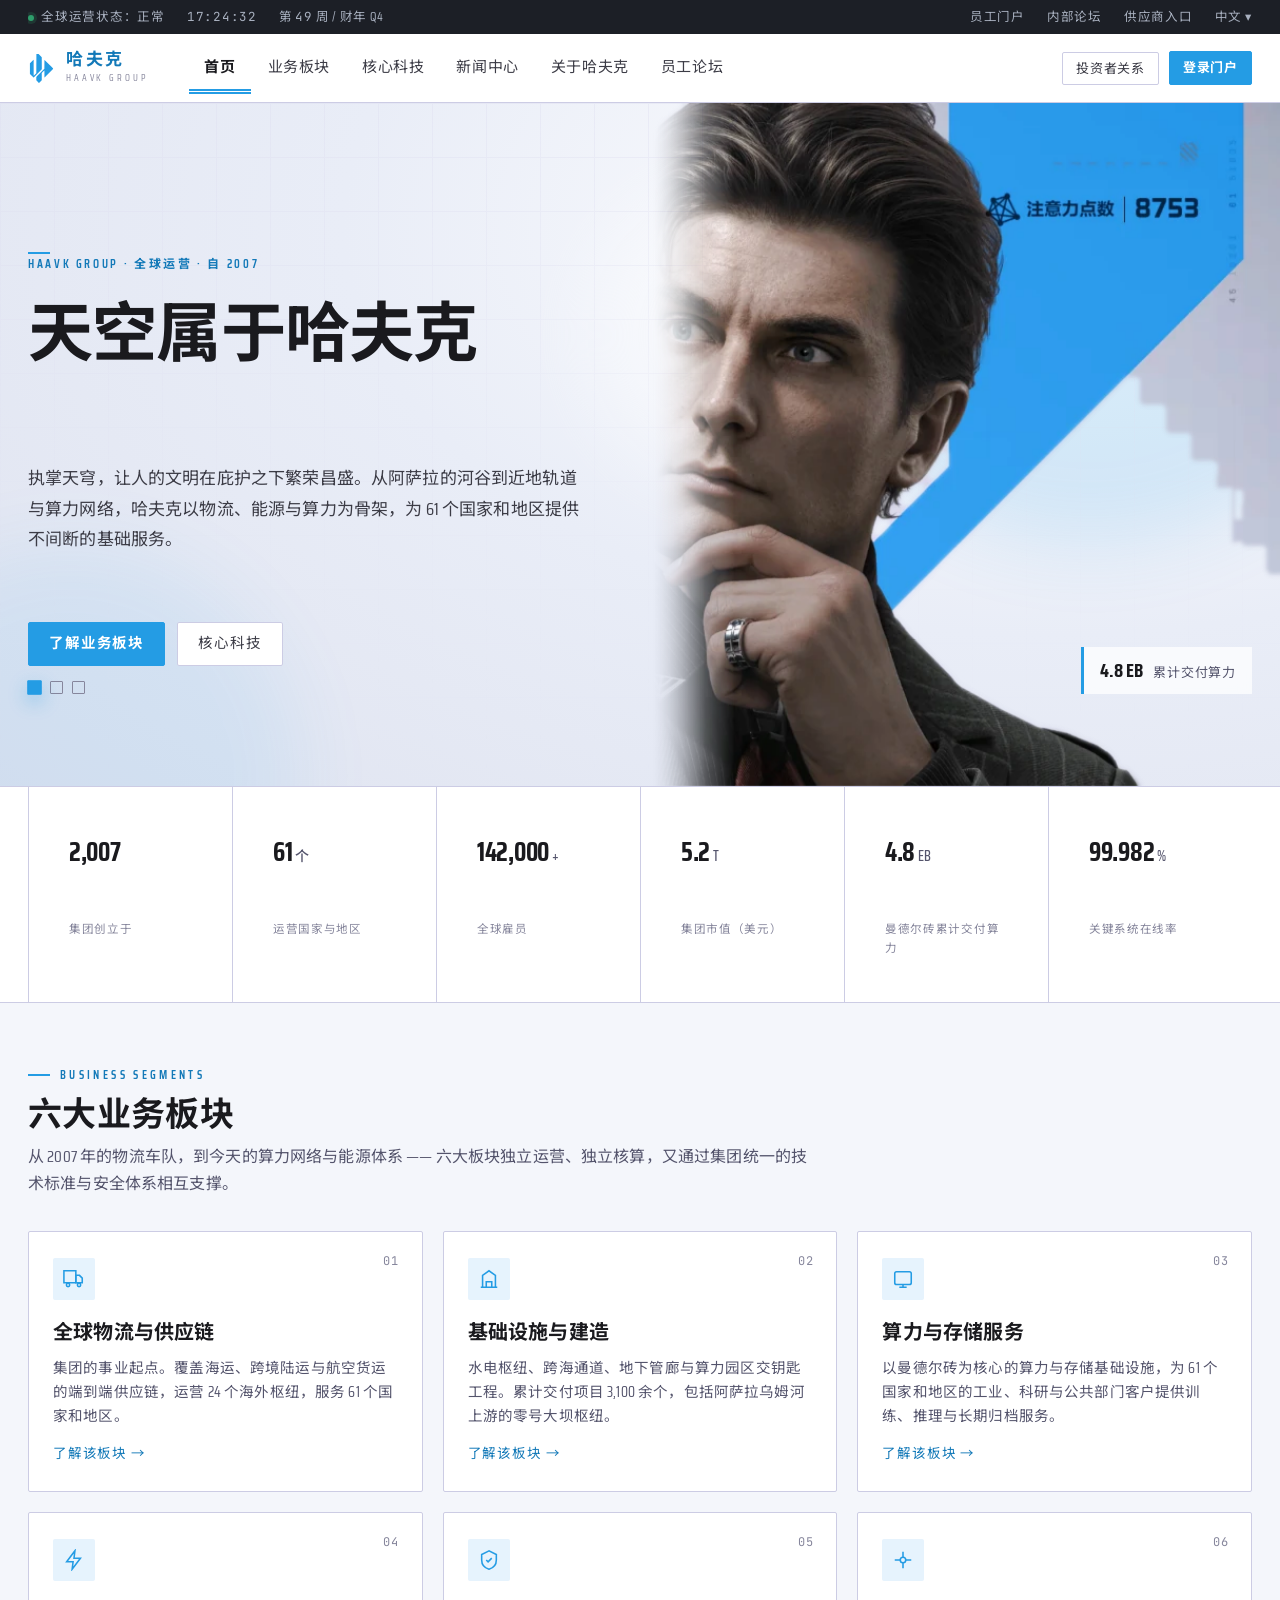
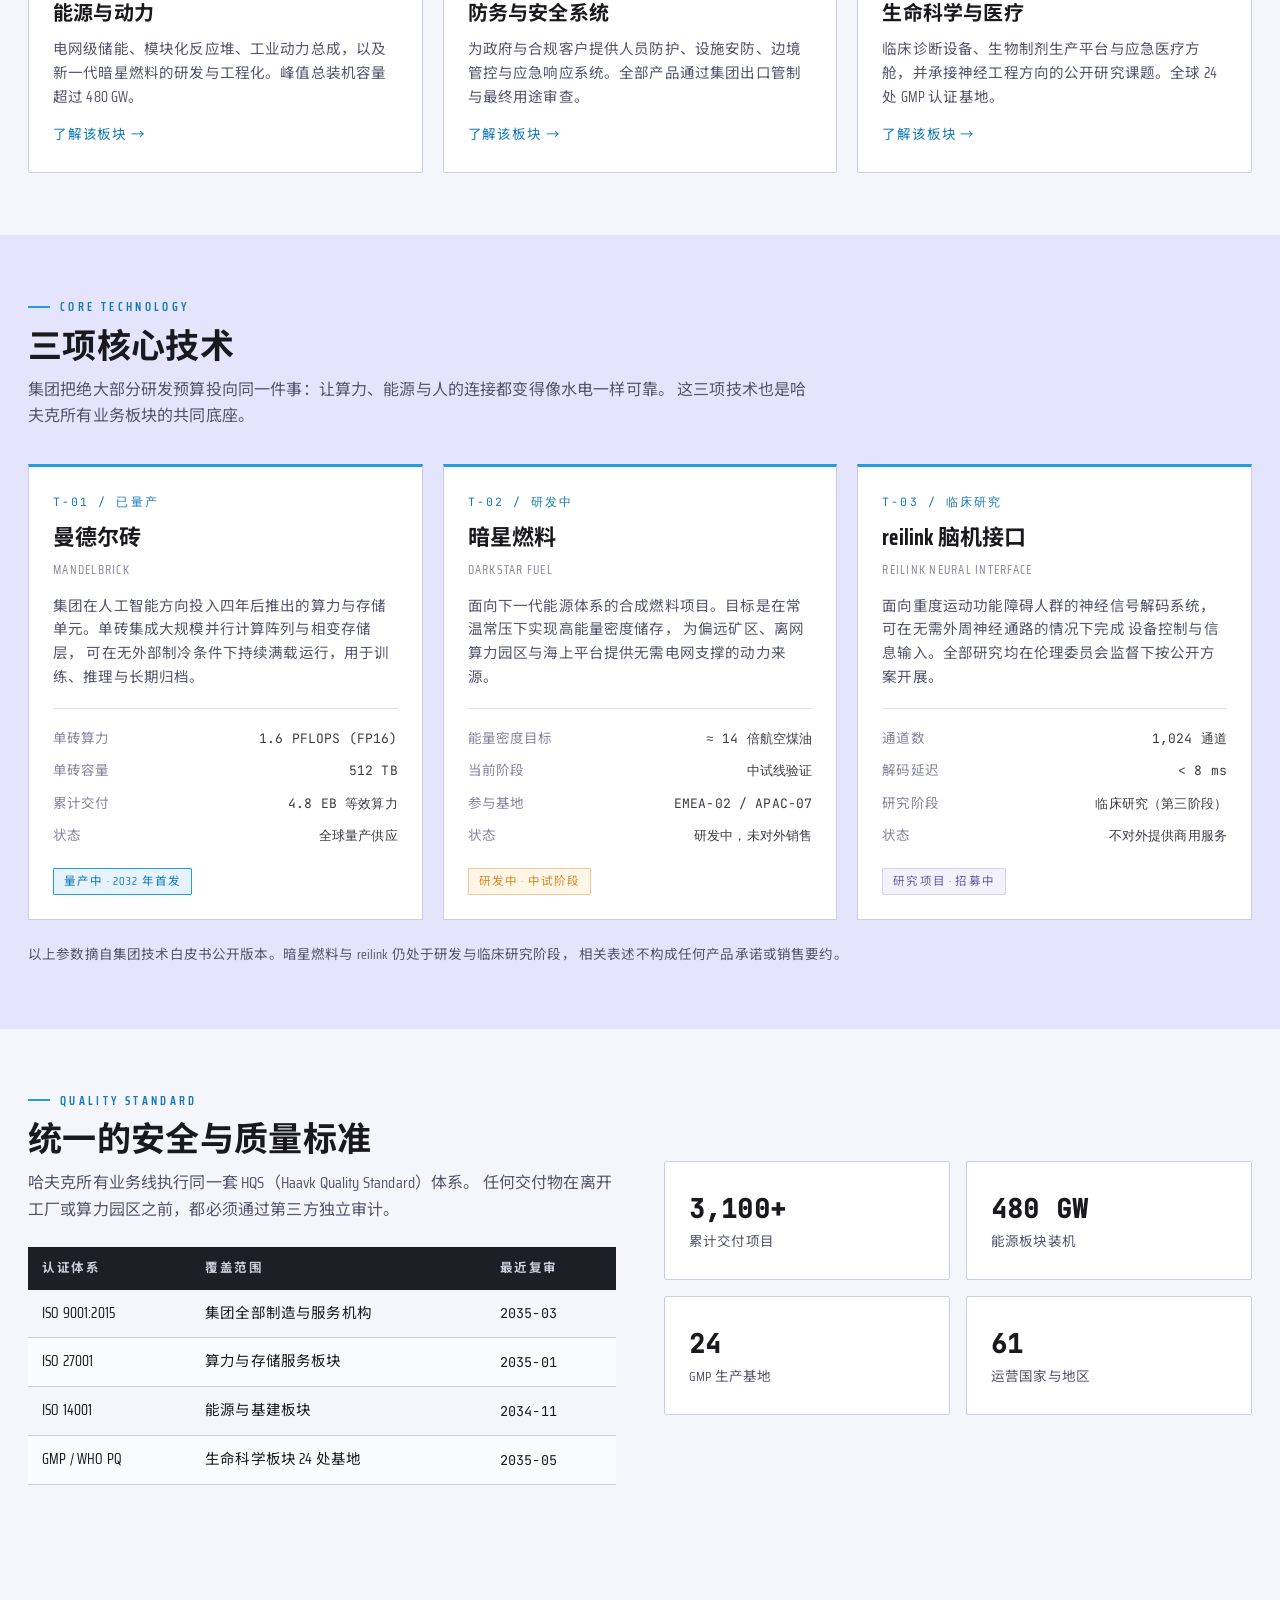
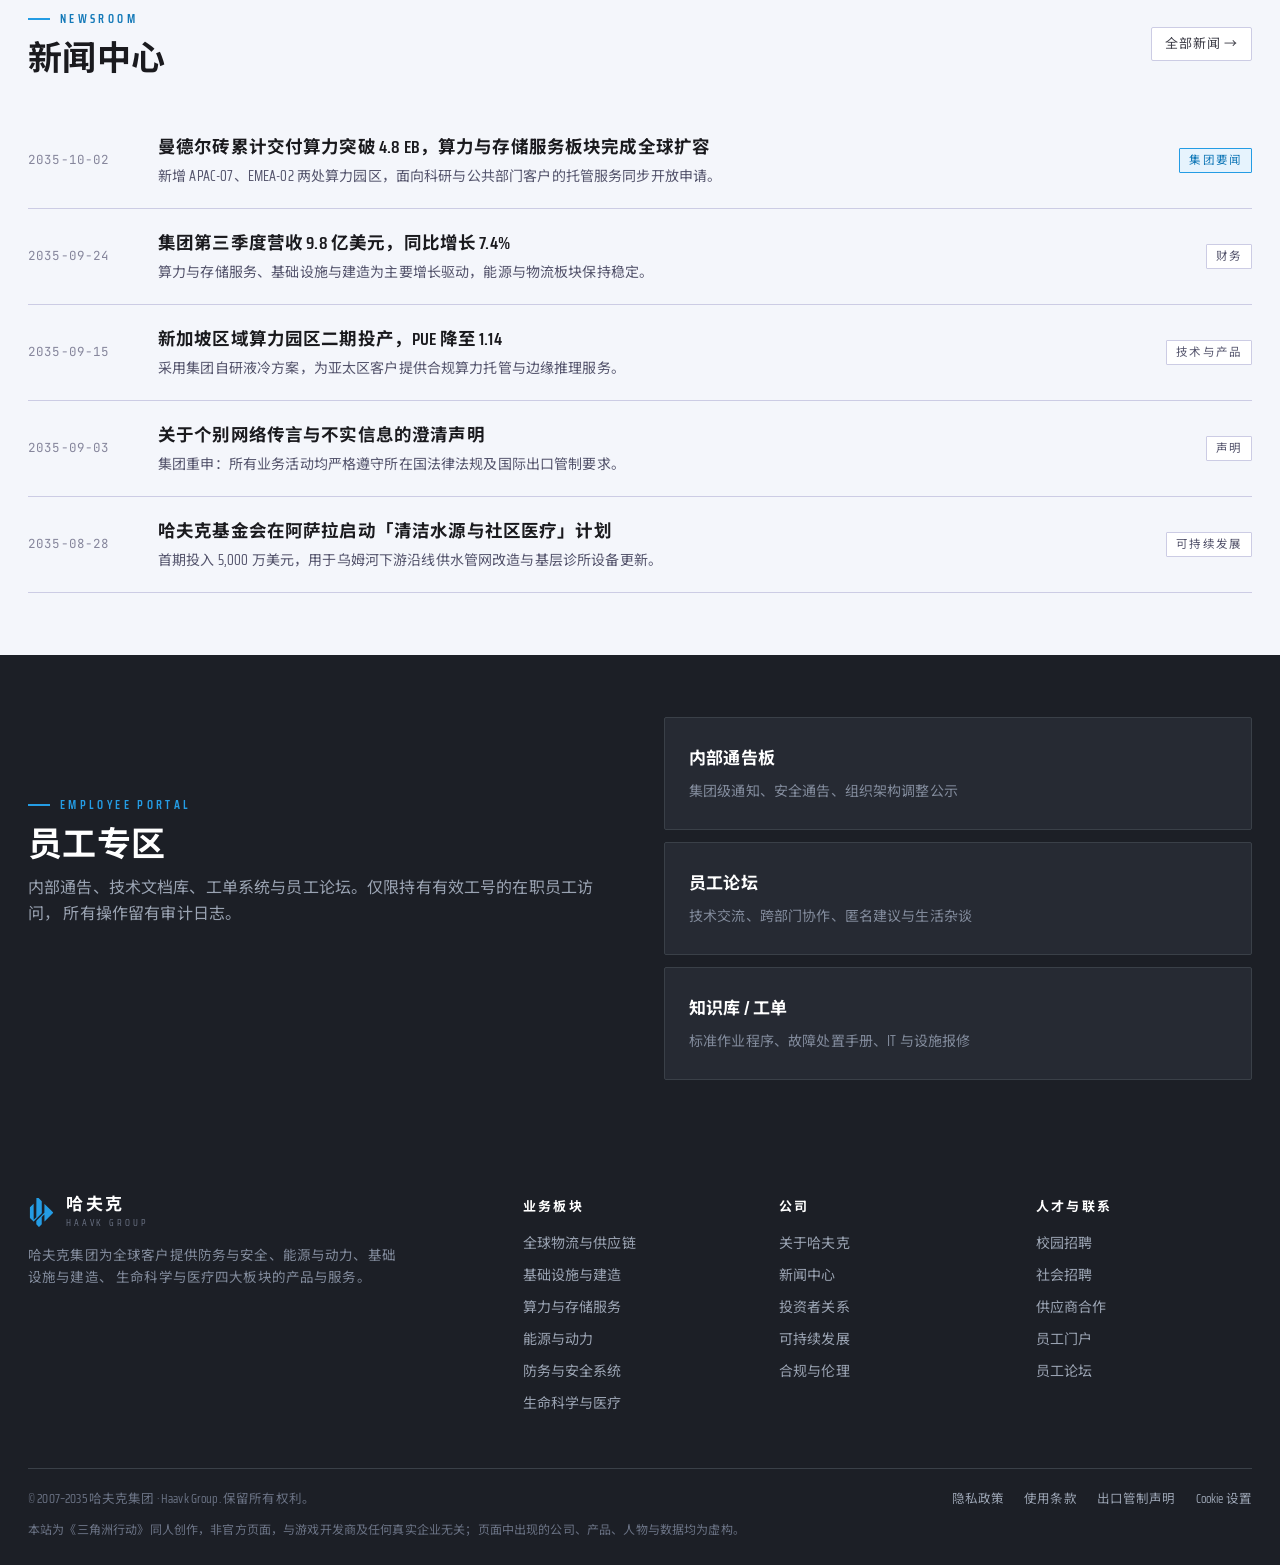
<file: index.html>
<!DOCTYPE html>
<html lang="zh-CN">
<head>
<meta charset="UTF-8">
<meta name="viewport" content="width=device-width, initial-scale=1">
<title>哈夫克集团 · Haavk Group</title>
<meta name="description" content="哈夫克集团 —— 明日资源，今日实现。曼德尔砖算力与存储、暗星燃料、reilink 脑机接口，以及物流、基建、能源、防务与生命科学业务。">
<link rel="stylesheet" href="assets/fonts-saira.css">
<link rel="stylesheet" href="assets/fonts-noto.css">
<link rel="stylesheet" href="assets/fonts-jetbrains.css">
<link rel="stylesheet" href="assets/style.css">
<link rel="stylesheet" href="assets/hero.css">
<link rel="icon" type="image/svg+xml" href="assets/favicon.svg">
</head>
<body>
<!--BRAND-SPRITE-START-->
<svg id="hv-sprite" xmlns="http://www.w3.org/2000/svg" style="display:none" aria-hidden="true">
  <symbol id="hv-emblem" viewBox="0 0 458 564">
    <path fill="currentColor" fill-rule="evenodd" d="M130.0 0.0L128.0 375.0L77.0 424.0L76.0 115.0L74.0 114.0L0.0 187.0L0.0 383.0L74.0 457.0L78.0 457.0L235.0 299.0L234.0 62.0L173.0 0.0Z M288.0 116.0L286.0 118.0L285.0 287.0L148.0 423.0L128.0 447.0L128.0 512.0L178.0 564.0L191.0 554.0L234.0 510.0L234.0 375.0L235.0 370.0L262.0 341.0L286.0 321.0L286.0 454.0L289.0 457.0L458.0 288.0L452.0 278.0L404.0 229.0Z"/>
  </symbol>
  <symbol id="hv-wordmark" viewBox="0 0 445.88 99.5">
    <path fill="currentColor" fill-rule="evenodd" d="M107.50 19.62 107.50 18.38 107.25 17.19 106.75 16.06 106.00 15.00 105.00 14.00 102.44 13.19 98.31 12.56 92.62 12.12 85.38 11.88 79.81 11.81 75.94 11.94 73.75 12.25 73.25 12.75 72.81 14.75 72.44 18.25 72.12 23.25 71.88 29.75 71.19 35.19 70.06 39.56 68.50 42.88 66.50 45.12 65.06 47.00 64.19 48.50 63.88 49.62 64.12 50.38 64.06 51.19 63.69 52.06 63.00 53.00 62.00 54.00 61.25 54.94 60.75 55.81 60.50 56.62 60.50 57.38 60.31 58.19 59.94 59.06 59.38 60.00 58.62 61.00 58.44 62.00 58.81 63.00 59.75 64.00 61.25 65.00 62.62 65.62 63.88 65.88 65.00 65.75 66.00 65.25 67.06 65.00 68.19 65.00 69.38 65.25 70.62 65.75 71.56 67.81 72.19 71.44 72.50 76.62 72.50 83.38 72.69 88.81 73.06 92.94 73.62 95.75 74.38 97.25 76.69 98.38 80.56 99.12 86.00 99.50 93.00 99.50 98.44 99.31 102.31 98.94 104.62 98.38 105.38 97.62 106.25 97.25 107.25 97.25 108.38 97.62 109.62 98.38 112.19 98.94 116.06 99.31 121.25 99.50 127.75 99.50 133.00 99.19 137.00 98.56 139.75 97.62 141.25 96.38 142.75 94.56 144.25 92.19 145.75 89.25 147.25 85.75 148.56 83.00 149.69 81.00 150.62 79.75 151.38 79.25 152.06 78.56 152.69 77.69 153.25 76.62 153.75 75.38 154.31 74.44 154.94 73.81 155.62 73.50 156.38 73.50 157.19 74.19 158.06 75.56 159.00 77.62 160.00 80.38 160.94 82.56 161.81 84.19 162.62 85.25 163.38 85.75 164.38 86.88 165.62 88.62 167.12 91.00 168.88 94.00 172.06 96.31 176.69 97.94 182.75 98.88 190.25 99.12 196.06 99.19 200.19 99.06 202.62 98.75 203.38 98.25 204.00 97.62 204.50 96.88 204.88 96.00 205.12 95.00 204.69 93.50 203.56 91.50 201.75 89.00 199.25 86.00 197.38 83.50 196.12 81.50 195.50 80.00 195.50 79.00 195.00 77.56 194.00 75.69 192.50 73.38 190.50 70.62 188.88 68.12 187.62 65.88 186.75 63.88 186.25 62.12 185.50 60.38 184.50 58.62 183.25 56.88 181.75 55.12 180.50 53.38 179.50 51.62 178.75 49.88 178.25 48.12 177.62 46.69 176.88 45.56 176.00 44.75 175.00 44.25 174.19 43.62 173.56 42.88 173.12 42.00 172.88 41.00 172.50 40.06 172.00 39.19 171.38 38.38 170.62 37.62 170.06 36.69 169.69 35.56 169.50 34.25 169.50 32.75 169.12 31.31 168.38 29.94 167.25 28.62 165.75 27.38 164.38 25.88 163.12 24.12 162.00 22.12 161.00 19.88 160.00 17.94 159.00 16.31 158.00 15.00 157.00 14.00 156.06 13.38 155.19 13.12 154.38 13.25 153.62 13.75 152.81 14.75 151.94 16.25 151.00 18.25 150.00 20.75 149.00 22.81 148.00 24.44 147.00 25.62 146.00 26.38 145.06 27.50 144.19 29.00 143.38 30.88 142.62 33.12 141.56 35.50 140.19 38.00 138.50 40.62 136.50 43.38 134.94 45.69 133.81 47.56 133.12 49.00 132.88 50.00 132.50 50.88 132.00 51.62 131.38 52.25 130.62 52.75 130.00 53.44 129.50 54.31 129.12 55.38 128.88 56.62 128.44 57.75 127.81 58.75 127.00 59.62 126.00 60.38 125.25 61.19 124.75 62.06 124.50 63.00 124.50 64.00 124.19 65.31 123.56 66.94 122.62 68.88 121.38 71.12 120.25 73.06 119.25 74.69 118.38 76.00 117.62 77.00 116.88 77.75 116.12 78.25 115.38 78.50 114.62 78.50 113.88 79.19 113.12 80.56 112.38 82.62 111.62 85.38 110.81 87.50 109.94 89.00 109.00 89.88 108.00 90.12 107.31 86.00 106.94 77.50 106.88 64.62 107.12 47.38 107.31 34.12 107.44 24.88ZM269.00 49.88 270.00 52.12 271.25 54.50 272.75 57.00 274.50 59.62 276.50 62.38 278.00 64.62 279.00 66.38 279.50 67.62 279.50 68.38 280.06 69.62 281.19 71.38 282.88 73.62 285.12 76.38 286.88 78.81 288.12 80.94 288.88 82.75 289.12 84.25 289.62 85.69 290.38 87.06 291.38 88.38 292.62 89.62 293.75 90.94 294.75 92.31 295.62 93.75 296.38 95.25 297.19 96.38 298.06 97.12 299.00 97.50 300.00 97.50 301.19 96.88 302.56 95.62 304.12 93.75 305.88 91.25 307.31 88.94 308.44 86.81 309.25 84.88 309.75 83.12 310.62 81.19 311.88 79.06 313.50 76.75 315.50 74.25 317.00 72.19 318.00 70.56 318.50 69.38 318.50 68.62 318.88 67.44 319.62 65.81 320.75 63.75 322.25 61.25 323.69 59.12 325.06 57.38 326.38 56.00 327.62 55.00 328.56 54.00 329.19 53.00 329.50 52.00 329.50 51.00 329.75 49.75 330.25 48.25 331.00 46.50 332.00 44.50 332.94 42.88 333.81 41.62 334.62 40.75 335.38 40.25 336.31 39.06 337.44 37.19 338.75 34.62 340.25 31.38 341.62 28.81 342.88 26.94 344.00 25.75 345.00 25.25 345.81 29.31 346.44 37.94 346.88 51.12 347.12 68.88 347.50 82.44 348.00 91.81 348.62 97.00 349.38 98.00 351.69 98.75 355.56 99.25 361.00 99.50 368.00 99.50 373.44 99.38 377.31 99.12 379.62 98.75 380.38 98.25 381.06 97.56 381.69 96.69 382.25 95.62 382.75 94.38 383.12 88.69 383.38 78.56 383.50 64.00 383.50 45.00 383.25 30.50 382.75 20.50 382.00 15.00 381.00 14.00 376.25 13.25 367.75 12.75 355.50 12.50 339.50 12.50 327.31 12.69 318.94 13.06 314.38 13.62 313.62 14.38 312.81 15.62 311.94 17.38 311.00 19.62 310.00 22.38 309.06 24.56 308.19 26.19 307.38 27.25 306.62 27.75 306.00 28.50 305.50 29.50 305.12 30.75 304.88 32.25 304.31 33.69 303.44 35.06 302.25 36.38 300.75 37.62 299.50 38.12 298.50 37.88 297.75 36.88 297.25 35.12 296.06 32.62 294.19 29.38 291.62 25.38 288.38 20.62 284.12 16.94 278.88 14.31 272.62 12.75 265.38 12.25 259.69 12.06 255.56 12.19 253.00 12.62 252.00 13.38 251.25 14.12 250.75 14.88 250.50 15.62 250.50 16.38 251.56 18.75 253.69 22.75 256.88 28.38 261.12 35.62 264.56 41.62 267.19 46.38ZM275.50 91.00 275.50 90.00 275.19 88.88 274.56 87.62 273.62 86.25 272.38 84.75 271.44 83.38 270.81 82.12 270.50 81.00 270.50 80.00 270.25 79.06 269.75 78.19 269.00 77.38 268.00 76.62 267.19 75.75 266.56 74.75 266.12 73.62 265.88 72.38 265.12 70.75 263.88 68.75 262.12 66.38 259.88 63.62 258.19 61.31 257.06 59.44 256.50 58.00 256.50 57.00 256.25 56.00 255.75 55.00 255.00 54.00 254.00 53.00 253.12 51.81 252.38 50.44 251.75 48.88 251.25 47.12 250.62 45.56 249.88 44.19 249.00 43.00 248.00 42.00 247.00 40.69 246.00 39.06 245.00 37.12 244.00 34.88 242.75 32.50 241.25 30.00 239.50 27.38 237.50 24.62 236.00 22.19 235.00 20.06 234.50 18.25 234.50 16.75 234.31 15.50 233.94 14.50 233.38 13.75 232.62 13.25 231.75 13.00 230.75 13.00 229.62 13.25 228.38 13.75 227.31 14.31 226.44 14.94 225.75 15.62 225.25 16.38 224.94 17.06 224.81 17.69 224.88 18.25 225.12 18.75 225.12 19.31 224.88 19.94 224.38 20.62 223.62 21.38 223.00 22.19 222.50 23.06 222.12 24.00 221.88 25.00 221.44 25.94 220.81 26.81 220.00 27.62 219.00 28.38 218.25 29.19 217.75 30.06 217.50 31.00 217.50 32.00 217.38 32.81 217.12 33.44 216.75 33.88 216.25 34.12 215.44 35.06 214.31 36.69 212.88 39.00 211.12 42.00 209.81 44.44 208.94 46.31 208.50 47.62 208.50 48.38 208.25 49.19 207.75 50.06 207.00 51.00 206.00 52.00 204.75 53.69 203.25 56.06 201.50 59.12 199.50 62.88 198.88 67.25 199.62 72.25 201.75 77.88 205.25 84.12 208.06 88.94 210.19 92.31 211.62 94.25 212.38 94.75 213.19 95.00 214.06 95.00 215.00 94.75 216.00 94.25 217.50 92.56 219.50 89.69 222.00 85.62 225.00 80.38 227.62 76.94 229.88 75.31 231.75 75.50 233.25 77.50 234.44 79.31 235.31 80.94 235.88 82.38 236.12 83.62 236.56 84.81 237.19 85.94 238.00 87.00 239.00 88.00 239.81 89.06 240.44 90.19 240.88 91.38 241.12 92.62 241.50 93.62 242.00 94.38 242.62 94.88 243.38 95.12 244.12 95.56 244.88 96.19 245.62 97.00 246.38 98.00 248.56 98.75 252.19 99.25 257.25 99.50 263.75 99.50 268.94 99.31 272.81 98.94 275.38 98.38 276.62 97.62 277.56 96.94 278.19 96.31 278.50 95.75 278.50 95.25 278.31 94.75 277.94 94.25 277.38 93.75 276.62 93.25 276.06 92.62 275.69 91.88ZM437.50 99.50 439.50 99.50 441.25 99.12 442.75 98.38 444.00 97.25 445.00 95.75 445.38 94.19 445.12 92.56 444.25 90.88 442.75 89.12 441.62 87.62 440.88 86.38 440.50 85.38 440.50 84.62 439.81 83.06 438.44 80.69 436.38 77.50 433.62 73.50 431.31 69.94 429.44 66.81 428.00 64.12 427.00 61.88 426.25 59.88 425.75 58.12 425.50 56.62 425.50 55.38 425.56 54.19 425.69 53.06 425.88 52.00 426.12 51.00 426.88 49.50 428.12 47.50 429.88 45.00 432.12 42.00 433.88 39.44 435.12 37.31 435.88 35.62 436.12 34.38 437.00 32.44 438.50 29.81 440.62 26.50 443.38 22.50 445.12 19.25 445.88 16.75 445.62 15.00 444.38 14.00 441.81 13.19 437.94 12.56 432.75 12.12 426.25 11.88 421.06 11.94 417.19 12.31 414.62 13.00 413.38 14.00 412.44 14.88 411.81 15.62 411.50 16.25 411.50 16.75 411.31 17.25 410.94 17.75 410.38 18.25 409.62 18.75 408.62 19.81 407.38 21.44 405.88 23.62 404.12 26.38 402.81 28.69 401.94 30.56 401.50 32.00 401.50 33.00 401.19 34.06 400.56 35.19 399.62 36.38 398.38 37.62 397.38 38.88 396.62 40.12 396.12 41.38 395.88 42.62 395.44 43.81 394.81 44.94 394.00 46.00 393.00 47.00 392.06 48.25 391.19 49.75 390.38 51.50 389.62 53.50 389.88 56.50 391.12 60.50 393.38 65.50 396.62 71.50 399.25 76.12 401.25 79.38 402.62 81.25 403.38 81.75 404.06 82.56 404.69 83.69 405.25 85.12 405.75 86.88 406.56 88.75 407.69 90.75 409.12 92.88 410.88 95.12 413.50 96.88 417.00 98.12 421.38 98.88 426.62 99.12 431.06 99.31 434.69 99.44ZM12.12 65.62 11.88 76.38 11.81 84.75 11.94 90.75 12.25 94.38 12.75 95.62 13.25 96.69 13.75 97.56 14.25 98.25 14.75 98.75 16.94 99.12 20.81 99.38 26.38 99.50 33.62 99.50 39.31 99.00 43.44 98.00 46.00 96.50 47.00 94.50 47.62 88.12 47.88 77.38 47.75 62.25 47.25 42.75 46.69 28.00 46.06 18.00 45.38 12.75 44.62 12.25 42.50 11.88 39.00 11.62 34.12 11.50 27.88 11.50 22.75 11.75 18.75 12.25 15.88 13.00 14.12 14.00 12.88 16.88 12.12 21.62 11.88 28.25 12.12 36.75 12.25 45.81 12.25 55.44Z"/>
  </symbol>
</svg>
<!--BRAND-SPRITE-END-->

<!-- ============ 顶部公告 ============ -->
<div class="topbar">
  <div class="wrap">
    <div class="ticker">
      <span><span class="dot"></span>全球运营状态：正常</span>
      <span class="mono" id="clock">--:--:--</span>
      <span>第 <span class="mono" id="week">--</span> 周 / 财年 Q4</span>
    </div>
    <div class="ticker">
      <a href="portal.html">员工门户</a>
      <a href="forum.html">内部论坛</a>
      <a href="#">供应商入口</a>
      <a href="#">中文 ▾</a>
    </div>
  </div>
</div>

<!-- ============ 主导航 ============ -->
<nav class="nav">
  <div class="wrap">
    <a class="brand" href="index.html">
      <span class="brand-mark"><svg class="brand-glyph" viewBox="0 0 458 564" aria-hidden="true"><use href="#hv-emblem"/></svg></span>
      <span class="brand-text">
        <span class="brand-zh">哈夫克</span><br>
        <span class="brand-en">Haavk Group</span>
      </span>
    </a>

    <ul class="nav-links">
      <li><a class="on" href="index.html">首页</a></li>
      <li><a href="#business">业务板块</a></li>
      <li><a href="#tech">核心科技</a></li>
      <li><a href="#news">新闻中心</a></li>
      <li><a href="about.html">关于哈夫克</a></li>
      <li><a href="forum.html">员工论坛</a></li>
    </ul>

    <div class="nav-act">
      <button class="btn btn-sm" onclick="Haavk.toast('投资者关系门户将在新窗口打开')">投资者关系</button>
      <a class="btn btn-primary btn-sm" href="portal.html">登录门户</a>
    </div>
  </div>
</nav>

<!--HERO-V2-START-->
<!-- ============ 英雄区（轮播） ============ -->
<section class="hero" id="hero" aria-roledescription="carousel" aria-label="集团主视觉">
  <div class="hero-bg" aria-hidden="true">
    <span class="hb-1"></span>
    <span class="hb-2"></span>
    <span class="hb-3"></span>
  </div>
  <div class="hero-grid" aria-hidden="true"></div>

  <div class="hero-deck" id="hero-deck">

    <article class="slide" data-slide="0" aria-hidden="false">
      <div class="hero-art">
        <picture>
          <img src="assets/img/hero-a.webp" alt="" width="595" height="648" fetchpriority="high" decoding="async">
        </picture>
      </div>
      <div class="wrap">
        <div class="hero-inner">
          <div class="eyebrow">Haavk Group &middot; 全球运营 &middot; 自 2007</div>
          <h1><span>天空属于哈夫克</span></h1>
          <p class="lead">执掌天穹，让人的文明在庇护之下繁荣昌盛。从阿萨拉的河谷到近地轨道与算力网络，哈夫克以物流、能源与算力为骨架，为 61 个国家和地区提供不间断的基础服务。</p>
          <div class="hero-cta">
            <a class="btn btn-primary" href="#business">了解业务板块</a>
            <a class="btn" href="#tech">核心科技</a>
          </div>
        </div>
      </div>
    </article>

    <article class="slide" data-slide="1" aria-hidden="true">
      <div class="hero-art">
        <picture>
          <img src="assets/img/hero-b.webp" alt="" width="578" height="648" loading="lazy" decoding="async">
        </picture>
      </div>
      <div class="wrap">
        <div class="hero-inner">
          <div class="eyebrow">Haavk Group &middot; 工程与制造</div>
          <h1><span>无声之力，成就至效</span></h1>
          <p class="lead">优化效率，在无声中支撑极星的力量。全球 24 个枢纽、142,000 名雇员与 99.982% 的关键系统在线率，构成集团交付一切承诺的底座。</p>
          <div class="hero-cta">
            <a class="btn btn-primary" href="#business">查看全球网络</a>
            <a class="btn" href="about.html">关于哈夫克</a>
          </div>
        </div>
      </div>
    </article>

    <article class="slide" data-slide="2" aria-hidden="true">
      <div class="hero-visual" aria-hidden="true">
        <span class="orb orb-1"></span>
        <span class="orb orb-2"></span>
        <span class="orb orb-3"></span>
        <span class="orb-core"></span>
        <svg class="orb-rings" viewBox="0 0 400 400" fill="none">
          <ellipse cx="200" cy="200" rx="196" ry="72" stroke="currentColor" stroke-width="1.1"/>
          <ellipse cx="200" cy="200" rx="152" ry="152" stroke="currentColor" stroke-width="1.1" stroke-dasharray="3 7"/>
          <ellipse cx="200" cy="200" rx="196" ry="72" stroke="currentColor" stroke-width="1.1" transform="rotate(60 200 200)"/>
          <ellipse cx="200" cy="200" rx="196" ry="72" stroke="currentColor" stroke-width="1.1" transform="rotate(120 200 200)"/>
          <ellipse cx="200" cy="200" rx="108" ry="108" stroke="currentColor" stroke-width="1.1" stroke-dasharray="2 9"/>
        </svg>
      </div>
      <div class="wrap">
        <div class="hero-inner">
          <div class="eyebrow">Haavk Group &middot; 曼德尔砖算力网络</div>
          <h1><span><i class="nb">算力即基座，</i><i class="nb">连接即秩序</i></span></h1>
          <p class="lead">4.8 EB 累计交付算力，正在全球 14 座算力枢纽之间流动。暗星燃料推进下一代能源，reilink 脑机接口让人与机器的连接更进一步 —— 明日资源，今日实现。</p>
          <div class="hero-cta">
            <a class="btn btn-primary" href="#tech">了解曼德尔砖</a>
            <a class="btn" href="#news">最新动态</a>
          </div>
        </div>
      </div>
    </article>

  </div>

  <div class="hero-foot">
    <div class="wrap">
      <div class="hero-dots" id="hero-dots" role="tablist" aria-label="主视觉切换">
        <button class="dot on" type="button" role="tab" aria-selected="true" data-go="0" aria-label="第 1 屏：天空属于哈夫克"></button>
        <button class="dot" type="button" role="tab" aria-selected="false" data-go="1" aria-label="第 2 屏：无声之力，成就至效"></button>
        <button class="dot" type="button" role="tab" aria-selected="false" data-go="2" aria-label="第 3 屏：算力即基座，连接即秩序"></button>
      </div>
      <div class="hero-badge">
        <span class="hb-k">4.8 EB</span>
        <span class="hb-l">累计交付算力</span>
      </div>
    </div>
  </div>
</section>

<!-- ============ 数据条 ============ -->
<div class="stripe">
  <div class="wrap">
    <div class="hero-stats" data-reveal>
      <div><div class="k"><span class="k-num" data-count="2007">2007</span></div><div class="l">集团创立于</div></div>
      <div><div class="k"><span class="k-num" data-count="61">61</span><small>个</small></div><div class="l">运营国家与地区</div></div>
      <div><div class="k"><span class="k-num" data-count="142000">142,000</span><small>+</small></div><div class="l">全球雇员</div></div>
      <div><div class="k"><span class="k-num" data-count="5.2">5.2</span><small>T</small></div><div class="l">集团市值（美元）</div></div>
      <div><div class="k"><span class="k-num" data-count="4.8">4.8</span><small>EB</small></div><div class="l">曼德尔砖累计交付算力</div></div>
      <div><div class="k"><span class="k-num" data-count="99.982">99.982</span><small>%</small></div><div class="l">关键系统在线率</div></div>
    </div>
  </div>
</div>
<!--HERO-V2-END-->

<!-- ============ 业务板块 ============ -->
<section class="sec" id="business">
  <div class="wrap">
    <div class="sec-head">
      <div class="eyebrow">Business Segments</div>
      <h2 class="sec-title">六大业务板块</h2>
      <p class="sec-sub">从 2007 年的物流车队，到今天的算力网络与能源体系 —— 六大板块独立运营、独立核算，又通过集团统一的技术标准与安全体系相互支撑。</p>
    </div>

    <div class="grid g3">
      <article class="card">
        <span class="card-num">01</span>
        <div class="ic"><svg width="22" height="22" viewBox="0 0 24 24" fill="none" stroke="currentColor" stroke-width="1.7"><path d="M1 3h13v13H1z"/><path d="M14 8h4l3 3v5h-7z"/><circle cx="5.5" cy="18.5" r="1.8"/><circle cx="17.5" cy="18.5" r="1.8"/></svg></div>
        <h3>全球物流与供应链</h3>
        <p>集团的事业起点。覆盖海运、跨境陆运与航空货运的端到端供应链，运营 24 个海外枢纽，服务 61 个国家和地区。</p>
        <div class="more"><a href="#">了解该板块 →</a></div>
      </article>

      <article class="card">
        <span class="card-num">02</span>
        <div class="ic"><svg width="22" height="22" viewBox="0 0 24 24" fill="none" stroke="currentColor" stroke-width="1.7"><path d="M3 21h18M5 21V8l7-5 7 5v13"/><path d="M9 21v-6h6v6"/></svg></div>
        <h3>基础设施与建造</h3>
        <p>水电枢纽、跨海通道、地下管廊与算力园区交钥匙工程。累计交付项目 3,100 余个，包括阿萨拉乌姆河上游的零号大坝枢纽。</p>
        <div class="more"><a href="#">了解该板块 →</a></div>
      </article>

      <article class="card">
        <span class="card-num">03</span>
        <div class="ic"><svg width="22" height="22" viewBox="0 0 24 24" fill="none" stroke="currentColor" stroke-width="1.7"><rect x="3" y="4" width="18" height="14" rx="2"/><path d="M8 21h8M12 18v3"/></svg></div>
        <h3>算力与存储服务</h3>
        <p>以曼德尔砖为核心的算力与存储基础设施，为 61 个国家和地区的工业、科研与公共部门客户提供训练、推理与长期归档服务。</p>
        <div class="more"><a href="#">了解该板块 →</a></div>
      </article>

      <article class="card">
        <span class="card-num">04</span>
        <div class="ic"><svg width="22" height="22" viewBox="0 0 24 24" fill="none" stroke="currentColor" stroke-width="1.7"><path d="M13 2 4 14h7l-1 8 9-12h-7l1-8Z"/></svg></div>
        <h3>能源与动力</h3>
        <p>电网级储能、模块化反应堆、工业动力总成，以及新一代暗星燃料的研发与工程化。峰值总装机容量超过 480 GW。</p>
        <div class="more"><a href="#">了解该板块 →</a></div>
      </article>

      <article class="card">
        <span class="card-num">05</span>
        <div class="ic"><svg width="22" height="22" viewBox="0 0 24 24" fill="none" stroke="currentColor" stroke-width="1.7"><path d="M12 2 4 6v6c0 5 3.4 8.7 8 10 4.6-1.3 8-5 8-10V6l-8-4Z"/><path d="M9 12l2 2 4-4"/></svg></div>
        <h3>防务与安全系统</h3>
        <p>为政府与合规客户提供人员防护、设施安防、边境管控与应急响应系统。全部产品通过集团出口管制与最终用途审查。</p>
        <div class="more"><a href="#">了解该板块 →</a></div>
      </article>

      <article class="card">
        <span class="card-num">06</span>
        <div class="ic"><svg width="22" height="22" viewBox="0 0 24 24" fill="none" stroke="currentColor" stroke-width="1.7"><path d="M12 3v6M12 15v6M3 12h6M15 12h6"/><circle cx="12" cy="12" r="3"/></svg></div>
        <h3>生命科学与医疗</h3>
        <p>临床诊断设备、生物制剂生产平台与应急医疗方舱，并承接神经工程方向的公开研究课题。全球 24 处 GMP 认证基地。</p>
        <div class="more"><a href="#">了解该板块 →</a></div>
      </article>
    </div>
  </div>
</section>

<!-- ============ 核心技术 ============ -->
<section class="sec sec-alt" id="tech">
  <div class="wrap">
    <div class="sec-head">
      <div class="eyebrow">Core Technology</div>
      <h2 class="sec-title">三项核心技术</h2>
      <p class="sec-sub">
        集团把绝大部分研发预算投向同一件事：让算力、能源与人的连接都变得像水电一样可靠。
        这三项技术也是哈夫克所有业务板块的共同底座。
      </p>
    </div>

    <div class="grid g3">
      <article class="tech">
        <div class="tech-code">T-01 / 已量产</div>
        <h3>曼德尔砖</h3>
        <div class="en">MANDELBRICK</div>
        <p>
          集团在人工智能方向投入四年后推出的算力与存储单元。单砖集成大规模并行计算阵列与相变存储层，
          可在无外部制冷条件下持续满载运行，用于训练、推理与长期归档。
        </p>
        <dl>
          <div><dt>单砖算力</dt><dd>1.6 PFLOPS (FP16)</dd></div>
          <div><dt>单砖容量</dt><dd>512 TB</dd></div>
          <div><dt>累计交付</dt><dd>4.8 EB 等效算力</dd></div>
          <div><dt>状态</dt><dd>全球量产供应</dd></div>
        </dl>
        <span class="tech-status">量产中 · 2032 年首发</span>
      </article>

      <article class="tech">
        <div class="tech-code">T-02 / 研发中</div>
        <h3>暗星燃料</h3>
        <div class="en">DARKSTAR FUEL</div>
        <p>
          面向下一代能源体系的合成燃料项目。目标是在常温常压下实现高能量密度储存，
          为偏远矿区、离网算力园区与海上平台提供无需电网支撑的动力来源。
        </p>
        <dl>
          <div><dt>能量密度目标</dt><dd>≈ 14 倍航空煤油</dd></div>
          <div><dt>当前阶段</dt><dd>中试线验证</dd></div>
          <div><dt>参与基地</dt><dd>EMEA-02 / APAC-07</dd></div>
          <div><dt>状态</dt><dd>研发中，未对外销售</dd></div>
        </dl>
        <span class="tech-status dev">研发中 · 中试阶段</span>
      </article>

      <article class="tech">
        <div class="tech-code">T-03 / 临床研究</div>
        <h3>reilink 脑机接口</h3>
        <div class="en">REILINK NEURAL INTERFACE</div>
        <p>
          面向重度运动功能障碍人群的神经信号解码系统，可在无需外周神经通路的情况下完成
          设备控制与信息输入。全部研究均在伦理委员会监督下按公开方案开展。
        </p>
        <dl>
          <div><dt>通道数</dt><dd>1,024 通道</dd></div>
          <div><dt>解码延迟</dt><dd>&lt; 8 ms</dd></div>
          <div><dt>研究阶段</dt><dd>临床研究（第三阶段）</dd></div>
          <div><dt>状态</dt><dd>不对外提供商用服务</dd></div>
        </dl>
        <span class="tech-status cls">研究项目 · 招募中</span>
      </article>
    </div>

    <p class="small mut mt24">
      以上参数摘自集团技术白皮书公开版本。暗星燃料与 reilink 仍处于研发与临床研究阶段，
      相关表述不构成任何产品承诺或销售要约。
    </p>
  </div>
</section>

<!-- ============ 技术能力 ============ -->
<section class="sec">
  <div class="wrap">
    <div class="grid g2" style="align-items:center;gap:48px">
      <div>
        <div class="eyebrow">Quality Standard</div>
        <h2 class="sec-title">统一的安全与质量标准</h2>
        <p class="sec-sub">
          哈夫克所有业务线执行同一套 HQS（Haavk Quality Standard）体系。
          任何交付物在离开工厂或算力园区之前，都必须通过第三方独立审计。
        </p>
        <table class="tbl mt24">
          <thead><tr><th>认证体系</th><th>覆盖范围</th><th>最近复审</th></tr></thead>
          <tbody>
            <tr><td>ISO 9001:2015</td><td>集团全部制造与服务机构</td><td class="num">2035-03</td></tr>
            <tr><td>ISO 27001</td><td>算力与存储服务板块</td><td class="num">2035-01</td></tr>
            <tr><td>ISO 14001</td><td>能源与基建板块</td><td class="num">2034-11</td></tr>
            <tr><td>GMP / WHO PQ</td><td>生命科学板块 24 处基地</td><td class="num">2035-05</td></tr>
          </tbody>
        </table>
      </div>
      <div class="grid g2" style="gap:16px">
        <div class="card"><div class="k mono" style="font-size:26px;font-weight:700">3,100+</div><div class="small mut">累计交付项目</div></div>
        <div class="card"><div class="k mono" style="font-size:26px;font-weight:700">480 GW</div><div class="small mut">能源板块装机</div></div>
        <div class="card"><div class="k mono" style="font-size:26px;font-weight:700">24</div><div class="small mut">GMP 生产基地</div></div>
        <div class="card"><div class="k mono" style="font-size:26px;font-weight:700">61</div><div class="small mut">运营国家与地区</div></div>
      </div>
    </div>
  </div>
</section>

<!-- ============ 新闻中心 ============ -->
<section class="sec" id="news">
  <div class="wrap">
    <div class="sec-head flex between center wrapf">
      <div>
        <div class="eyebrow">Newsroom</div>
        <h2 class="sec-title">新闻中心</h2>
      </div>
      <a class="btn btn-sm" href="#">全部新闻 →</a>
    </div>

    <div class="news-item">
      <div class="news-date">2035-10-02</div>
      <div>
        <h4>曼德尔砖累计交付算力突破 4.8 EB，算力与存储服务板块完成全球扩容</h4>
        <p>新增 APAC-07、EMEA-02 两处算力园区，面向科研与公共部门客户的托管服务同步开放申请。</p>
      </div>
      <span class="tag tag-accent">集团要闻</span>
    </div>

    <div class="news-item">
      <div class="news-date">2035-09-24</div>
      <div>
        <h4>集团第三季度营收 9.8 亿美元，同比增长 7.4%</h4>
        <p>算力与存储服务、基础设施与建造为主要增长驱动，能源与物流板块保持稳定。</p>
      </div>
      <span class="tag">财务</span>
    </div>

    <div class="news-item">
      <div class="news-date">2035-09-15</div>
      <div>
        <h4>新加坡区域算力园区二期投产，PUE 降至 1.14</h4>
        <p>采用集团自研液冷方案，为亚太区客户提供合规算力托管与边缘推理服务。</p>
      </div>
      <span class="tag">技术与产品</span>
    </div>

    <div class="news-item">
      <div class="news-date">2035-09-03</div>
      <div>
        <h4>关于个别网络传言与不实信息的澄清声明</h4>
        <p>集团重申：所有业务活动均严格遵守所在国法律法规及国际出口管制要求。</p>
      </div>
      <span class="tag">声明</span>
    </div>

    <div class="news-item">
      <div class="news-date">2035-08-28</div>
      <div>
        <h4>哈夫克基金会在阿萨拉启动「清洁水源与社区医疗」计划</h4>
        <p>首期投入 5,000 万美元，用于乌姆河下游沿线供水管网改造与基层诊所设备更新。</p>
      </div>
      <span class="tag">可持续发展</span>
    </div>
  </div>
</section>

<!-- ============ 内部专区（通向论坛） ============ -->
<section class="sec sec-dark">
  <div class="wrap">
    <div class="grid g2" style="align-items:center;gap:48px">
      <div>
        <div class="eyebrow" style="color:var(--accent)">Employee Portal</div>
        <h2 class="sec-title">员工专区</h2>
        <p class="sec-sub" style="color:#9AA3B2">
          内部通告、技术文档库、工单系统与员工论坛。仅限持有有效工号的在职员工访问，
          所有操作留有审计日志。
        </p>
        <div class="hero-cta">
          <a class="btn btn-primary" href="portal.html">进入员工门户</a>
          <a class="btn" style="background:transparent;border-color:var(--dark-line);color:#C9D0DA" href="forum.html">浏览员工论坛</a>
        </div>
      </div>
      <div class="grid" style="gap:12px">
        <div class="card" style="background:var(--dark-2);border-color:var(--dark-line)">
          <h3 style="color:#fff;font-size:17px">内部通告板</h3>
          <p style="color:#828B9C;font-size:14px">集团级通知、安全通告、组织架构调整公示</p>
        </div>
        <div class="card" style="background:var(--dark-2);border-color:var(--dark-line)">
          <h3 style="color:#fff;font-size:17px">员工论坛</h3>
          <p style="color:#828B9C;font-size:14px">技术交流、跨部门协作、匿名建议与生活杂谈</p>
        </div>
        <div class="card" style="background:var(--dark-2);border-color:var(--dark-line)">
          <h3 style="color:#fff;font-size:17px">知识库 / 工单</h3>
          <p style="color:#828B9C;font-size:14px">标准作业程序、故障处置手册、IT 与设施报修</p>
        </div>
      </div>
    </div>
  </div>
</section>

<!-- ============ 页脚 ============ -->
<footer class="foot" id="careers">
  <div class="wrap">
    <div class="foot-grid">
      <div class="foot-brand">
        <div class="brand" style="gap:11px">
          <span class="brand-mark"><svg class="brand-glyph" viewBox="0 0 458 564" aria-hidden="true"><use href="#hv-emblem"/></svg></span>
          <span class="brand-text">
            <span class="brand-zh">哈夫克</span><br>
            <span class="brand-en">Haavk Group</span>
          </span>
        </div>
        <p class="foot-desc">
          哈夫克集团为全球客户提供防务与安全、能源与动力、基础设施与建造、
          生命科学与医疗四大板块的产品与服务。
        </p>
      </div>

      <div>
        <h5>业务板块</h5>
        <ul>
          <li><a href="#business">全球物流与供应链</a></li>
          <li><a href="#business">基础设施与建造</a></li>
          <li><a href="#business">算力与存储服务</a></li>
          <li><a href="#business">能源与动力</a></li>
          <li><a href="#business">防务与安全系统</a></li>
          <li><a href="#business">生命科学与医疗</a></li>
        </ul>
      </div>

      <div>
        <h5>公司</h5>
        <ul>
          <li><a href="about.html">关于哈夫克</a></li>
          <li><a href="#news">新闻中心</a></li>
          <li><a href="#">投资者关系</a></li>
          <li><a href="#">可持续发展</a></li>
          <li><a href="#">合规与伦理</a></li>
        </ul>
      </div>

      <div>
        <h5>人才与联系</h5>
        <ul>
          <li><a href="#">校园招聘</a></li>
          <li><a href="#">社会招聘</a></li>
          <li><a href="#">供应商合作</a></li>
          <li><a href="portal.html">员工门户</a></li>
          <li><a href="forum.html">员工论坛</a></li>
        </ul>
      </div>
    </div>

    <div class="foot-bottom">
      <div>© 2007–2035 哈夫克集团 · Haavk Group. 保留所有权利。</div>
      <div class="flex gap20 wrapf">
        <a href="#">隐私政策</a><a href="#">使用条款</a><a href="#">出口管制声明</a><a href="#">Cookie 设置</a>
      </div>
    </div>
    <p class="disclaimer">
      本站为《三角洲行动》同人创作，非官方页面，与游戏开发商及任何真实企业无关；页面中出现的公司、产品、人物与数据均为虚构。
    </p>
  </div>
</footer>















<!--INLINE-START-->
<script>
/* ============================================================
   哈夫克集团 · 官网共享脚本
   ============================================================ */

/* 顶层用 var 声明，使其成为 window.Haavk，供 forum.js / portal.js 读取 */
var Haavk = (() => {

  /* ---------- 轻量提示 ---------- */
  function toast(msg, ms = 2400) {
    let el = document.getElementById('hk-toast');
    if (!el) {
      el = document.createElement('div');
      el.id = 'hk-toast';
      el.style.cssText = [
        'position:fixed', 'left:50%', 'bottom:38px', 'transform:translateX(-50%) translateY(14px)',
        'background:#1C1F26', 'color:#fff', 'padding:11px 20px', 'font-size:14px',
        'letter-spacing:.04em', 'border-left:3px solid #249CE4', 'border-radius:2px',
        'box-shadow:0 12px 30px rgba(0,0,0,.28)', 'opacity:0', 'transition:.22s',
        'z-index:9999', 'pointer-events:none', 'max-width:80vw'
      ].join(';');
      document.body.appendChild(el);
    }
    el.textContent = msg;
    requestAnimationFrame(() => {
      el.style.opacity = '1';
      el.style.transform = 'translateX(-50%) translateY(0)';
    });
    clearTimeout(el._t);
    el._t = setTimeout(() => {
      el.style.opacity = '0';
      el.style.transform = 'translateX(-50%) translateY(14px)';
    }, ms);
  }

  /* ---------- 顶栏时钟与周数 ---------- */
  function startClock() {
    const c = document.getElementById('clock');
    const w = document.getElementById('week');
    const tick = () => {
      const d = new Date();
      if (c) c.textContent = d.toLocaleTimeString('zh-CN', { hour12: false });
      if (w) {
        const start = new Date(d.getFullYear(), 0, 1);
        const n = Math.ceil(((d - start) / 86400000 + start.getDay() + 1) / 7);
        w.textContent = String(n).padStart(2, '0');
      }
    };
    tick();
    setInterval(tick, 1000);
  }

  /* ---------- 本地存储 ---------- */
  const store = {
    get(k, dflt) {
      try { const v = localStorage.getItem('haavk:' + k); return v ? JSON.parse(v) : dflt; }
      catch (e) { return dflt; }
    },
    set(k, v) {
      try { localStorage.setItem('haavk:' + k, JSON.stringify(v)); } catch (e) {}
    },
    del(k) { try { localStorage.removeItem('haavk:' + k); } catch (e) {} }
  };

  /* ---------- 时间格式 ---------- */
  function ago(ts) {
    const s = Math.floor((Date.now() - ts) / 1000);
    if (s < 60) return '刚刚';
    if (s < 3600) return Math.floor(s / 60) + ' 分钟前';
    if (s < 86400) return Math.floor(s / 3600) + ' 小时前';
    if (s < 86400 * 30) return Math.floor(s / 86400) + ' 天前';
    const d = new Date(ts);
    return `${d.getFullYear()}-${String(d.getMonth() + 1).padStart(2, '0')}-${String(d.getDate()).padStart(2, '0')}`;
  }

  function fmt(ts) {
    const d = new Date(ts);
    const p = n => String(n).padStart(2, '0');
    return `${d.getFullYear()}-${p(d.getMonth() + 1)}-${p(d.getDate())} ${p(d.getHours())}:${p(d.getMinutes())}`;
  }

  /* ---------- 工号工具 ---------- */
  function fmtId(n) { return 'HK-' + String(n).padStart(6, '0'); }

  /* ---------- 转义 ---------- */
  function esc(s) {
    return String(s).replace(/[&<>"']/g, c => (
      { '&': '&amp;', '<': '&lt;', '>': '&gt;', '"': '&quot;', "'": '&#39;' }[c]
    ));
  }

  document.addEventListener('DOMContentLoaded', startClock);

  return { toast, store, ago, fmt, fmtId, esc };
})();

</script>
<script>
/* ============================================================
   哈夫克集团 · 首页主视觉轮播 + 全站丝滑动效
   依赖：无（原生 JS）。可安全地在 file:// 下运行。
   ============================================================ */
(function () {
  'use strict';

  var doc = document;
  var body = doc.body;
  var reduce = window.matchMedia && window.matchMedia('(prefers-reduced-motion: reduce)').matches;

  /* ---------- 1. 顶部滚动进度条 ---------- */
  var bar = doc.createElement('div');
  bar.className = 'hk-progress';
  bar.setAttribute('aria-hidden', 'true');
  body.appendChild(bar);

  /* ---------- 2. 主视觉轮播 ---------- */
  var hero = doc.getElementById('hero');
  var slides = hero ? [].slice.call(hero.querySelectorAll('.slide')) : [];
  var dots = doc.getElementById('hero-dots');
  var dotEls = dots ? [].slice.call(dots.querySelectorAll('.dot')) : [];
  var cur = 0;
  var timer = null;
  var STEP = 6400;              /* 每屏停留时间（毫秒） */

  /* 确定性开关（也方便截图/演示）：
     ?still=1   不自动轮播            ?slide=2  直接停在第 N 屏（1 起数） */
  var q = {};
  try {
    new URLSearchParams(window.location.search).forEach(function (v, k) { q[k] = v; });
  } catch (e) {}
  var still = /^(1|true|yes)$/i.test(q.still || '');
  var pinned = parseInt(q.slide || '0', 10);
  if (/^(1|true|yes)$/i.test(q.nofx || '')) {
    doc.documentElement.classList.add('no-fx');
    reduce = true;
  }
  if (q.art) doc.documentElement.setAttribute('data-art', q.art);

  function show(i, instant) {
    if (!slides.length) return;
    i = ((i % slides.length) + slides.length) % slides.length;
    if (i === cur && !instant) return;
    slides.forEach(function (s, k) {
      var on = (k === i);
      s.classList.toggle('on', on);
      s.setAttribute('aria-hidden', on ? 'false' : 'true');
    });
    dotEls.forEach(function (d, k) {
      var on = (k === i);
      d.classList.toggle('on', on);
      d.setAttribute('aria-selected', on ? 'true' : 'false');
    });
    cur = i;
  }

  function play() {
    if (reduce || still || pinned > 0 || slides.length < 2) return;
    stop();
    timer = window.setInterval(function () { show(cur + 1); }, STEP);
  }
  function stop() { if (timer) { window.clearInterval(timer); timer = null; } }

  if (slides.length) {
    show(pinned > 0 ? pinned - 1 : 0, true);
    play();
    dotEls.forEach(function (d) {
      d.addEventListener('click', function () {
        show(parseInt(d.getAttribute('data-go'), 10) || 0);
        play();
      });
    });
    var deck = doc.getElementById('hero-deck');
    if (deck) {
      deck.addEventListener('mouseenter', stop);
      deck.addEventListener('mouseleave', play);
    }
    /* 手机上左右滑动切屏 */
    var x0 = null;
    hero.addEventListener('touchstart', function (e) { x0 = e.touches[0].clientX; }, { passive: true });
    hero.addEventListener('touchend', function (e) {
      if (x0 === null) return;
      var dx = e.changedTouches[0].clientX - x0;
      if (Math.abs(dx) > 45) { show(cur + (dx < 0 ? 1 : -1)); play(); }
      x0 = null;
    }, { passive: true });
    /* 切走标签页时暂停，回来再继续 */
    doc.addEventListener('visibilitychange', function () { doc.hidden ? stop() : play(); });
  }

  /* ---------- 3. 滚动进场 ---------- */
  var revealEls = [].slice.call(doc.querySelectorAll('[data-reveal], .reveal-stagger'));
  if (reduce || !('IntersectionObserver' in window)) {
    revealEls.forEach(function (el) { el.classList.add('is-in'); });
  } else {
    var io = new IntersectionObserver(function (entries) {
      entries.forEach(function (en) {
        if (!en.isIntersecting) return;
        var el = en.target;
        var d = parseInt(el.getAttribute('data-delay') || '0', 10);
        if (d) el.style.transitionDelay = d + 'ms';
        el.classList.add('is-in');
        io.unobserve(el);
      });
    }, { rootMargin: '0px 0px -8% 0px', threshold: 0.08 });
    revealEls.forEach(function (el) { io.observe(el); });
  }

  /* ---------- 4. 数字滚动 ---------- */
  function countUp(el) {
    var target = parseFloat(el.getAttribute('data-count'));
    if (isNaN(target)) return;
    var num = el.querySelector('.k-num') || el;      /* 只改数字节点，后缀 <small> 保持不动 */
    var m = /\.(\d+)/.exec(num.textContent || '');
    var dec = m ? m[1].length : 0;
    var dur = 1300;
    var t0 = null;
    function frame(t) {
      if (t0 === null) t0 = t;
      var p = Math.min(1, (t - t0) / dur);
      var e = 1 - Math.pow(1 - p, 3);
      var v = target * e;
      num.textContent = v.toLocaleString('en-US', { minimumFractionDigits: dec, maximumFractionDigits: dec });
      if (p < 1) window.requestAnimationFrame(frame);
    }
    window.requestAnimationFrame(frame);
  }
  var counters = [].slice.call(doc.querySelectorAll('[data-count]'));
  if (counters.length && !reduce && 'IntersectionObserver' in window) {
    var io2 = new IntersectionObserver(function (entries) {
      entries.forEach(function (en) {
        if (!en.isIntersecting) return;
        countUp(en.target);
        io2.unobserve(en.target);
      });
    }, { threshold: 0.4 });
    counters.forEach(function (el) { io2.observe(el); });
  }

  /* ---------- 5. 吸顶状态 + 进度 ---------- */
  var ticking = false;
  function onScroll() {
    var y = window.pageYOffset || doc.documentElement.scrollTop;
    var h = doc.documentElement.scrollHeight - window.innerHeight;
    var p = h > 0 ? Math.min(1, y / h) : 0;
    bar.style.transform = 'scaleX(' + p.toFixed(4) + ')';
    if (y > 40) body.classList.add('hk-scrolled');
    else body.classList.remove('hk-scrolled');
    ticking = false;
  }
  window.addEventListener('scroll', function () {
    if (ticking) return;
    ticking = true;
    window.requestAnimationFrame(onScroll);
  }, { passive: true });
  onScroll();

  /* ---------- 6. 锚点平滑滚动（补偿吸顶导航高度） ---------- */
  doc.addEventListener('click', function (e) {
    var a = e.target.closest ? e.target.closest('a[href^="#"]') : null;
    if (!a) return;
    var id = a.getAttribute('href');
    if (!id || id === '#') return;
    var t = doc.querySelector(id);
    if (!t) return;
    e.preventDefault();
    var nav = doc.querySelector('.nav');
    var off = (nav ? nav.getBoundingClientRect().height : 0) + 8;
    var top = t.getBoundingClientRect().top + (window.pageYOffset || 0) - off;
    window.scrollTo({ top: top, behavior: reduce ? 'auto' : 'smooth' });
    if (history.replaceState) history.replaceState(null, '', id);
  });
})();

</script>
<!--INLINE-END-->
</body>
</html>
</file>
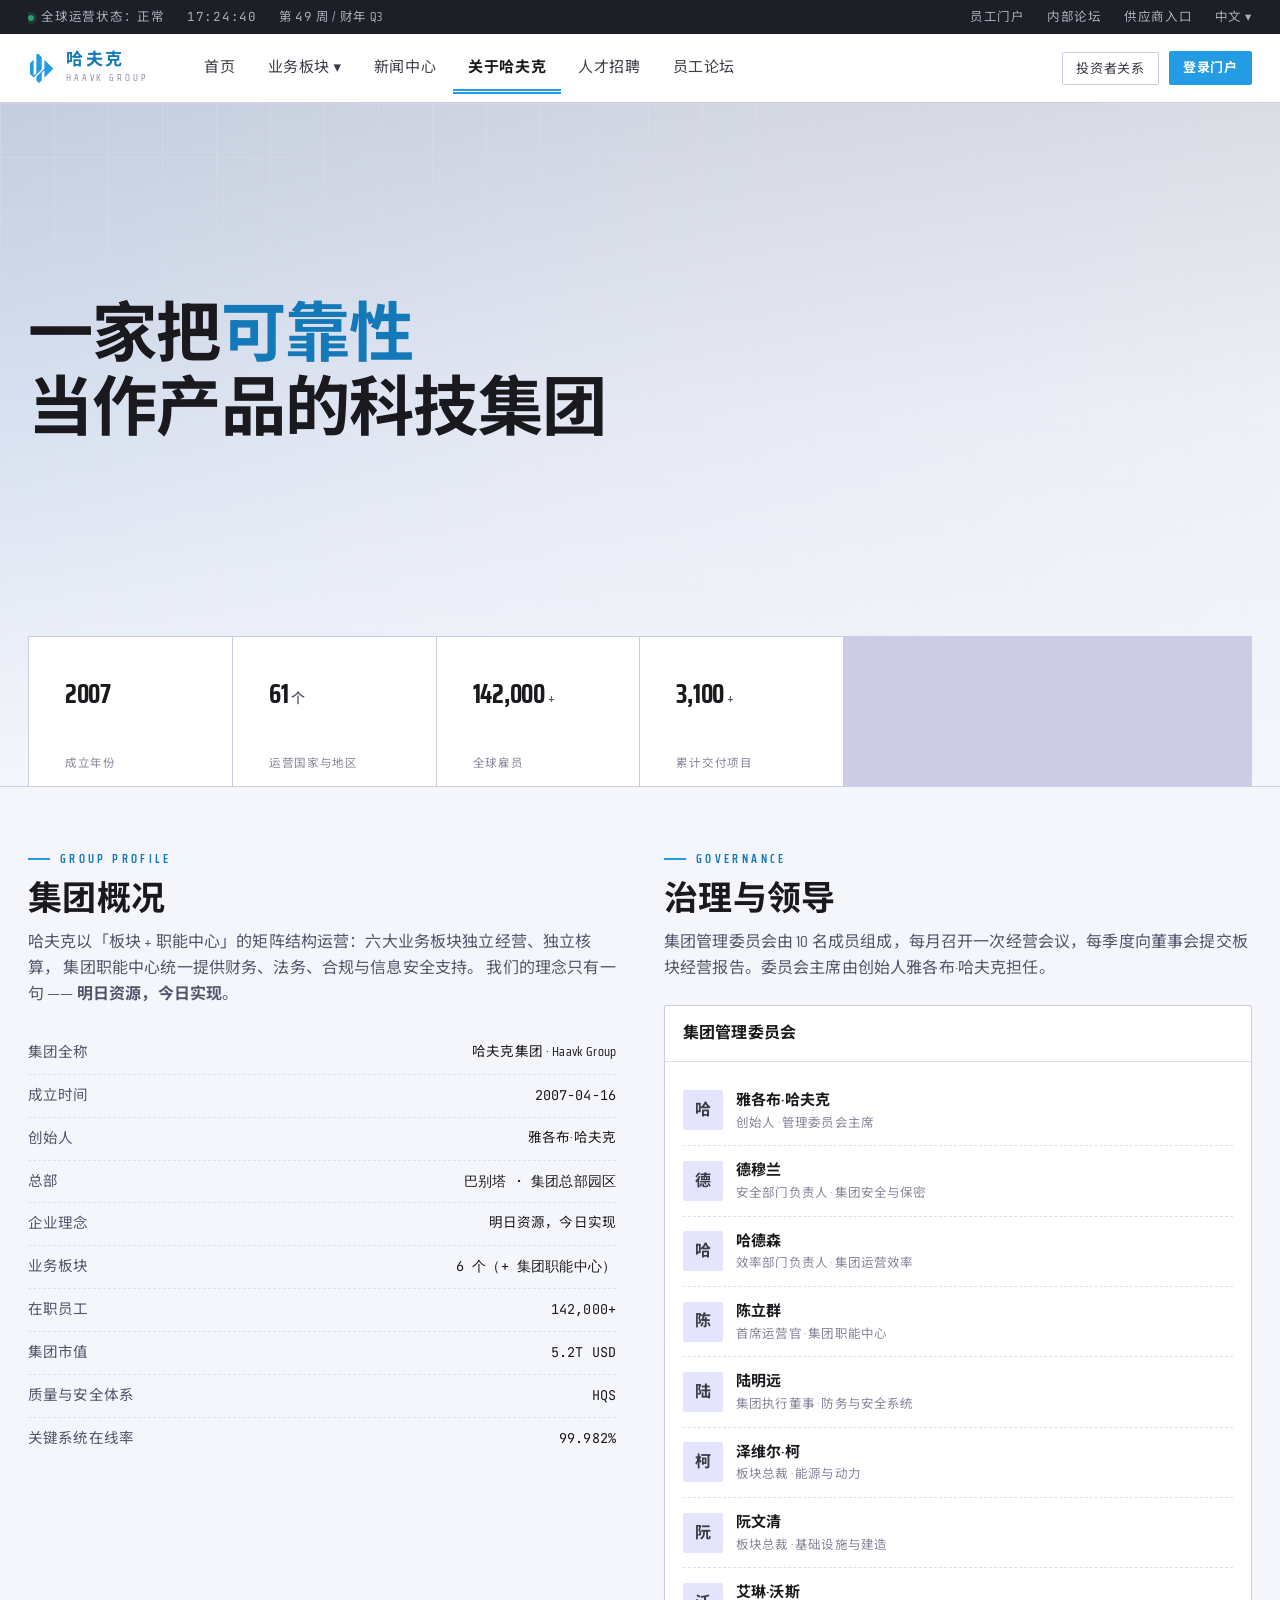
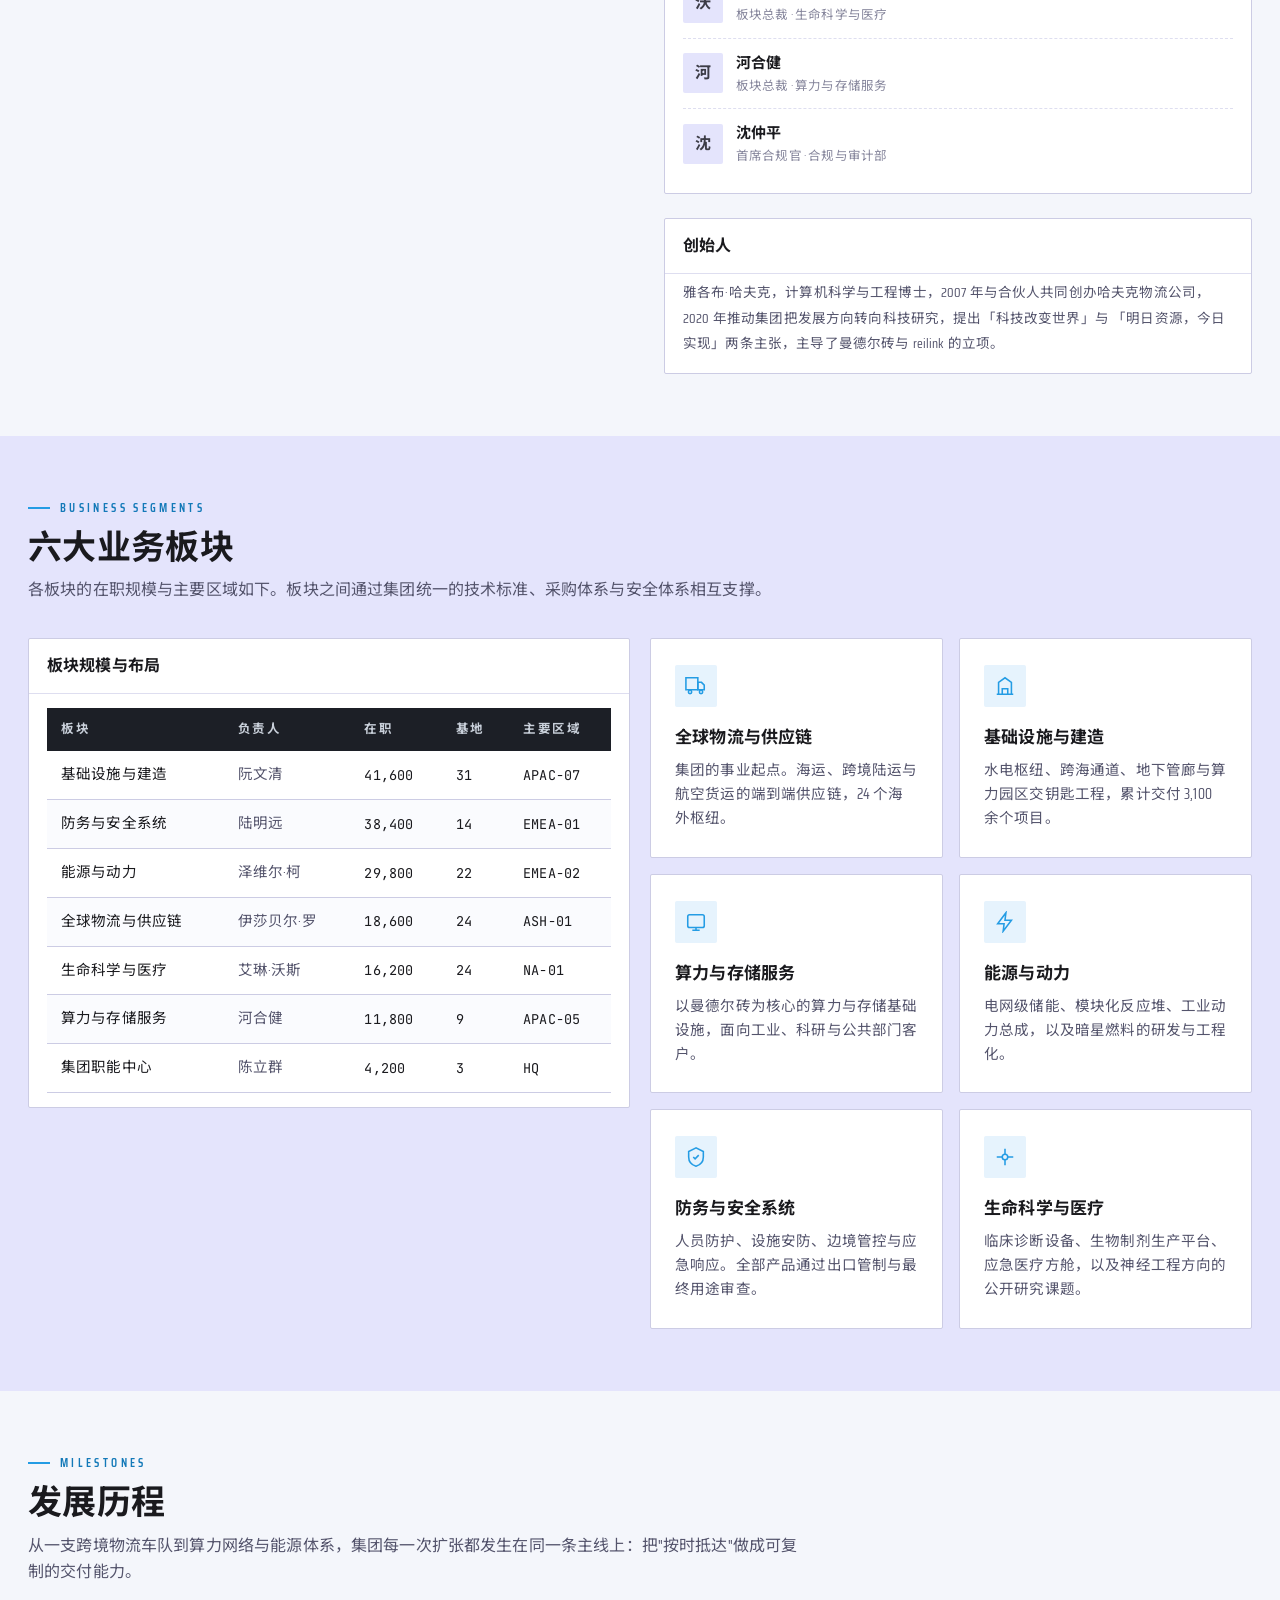
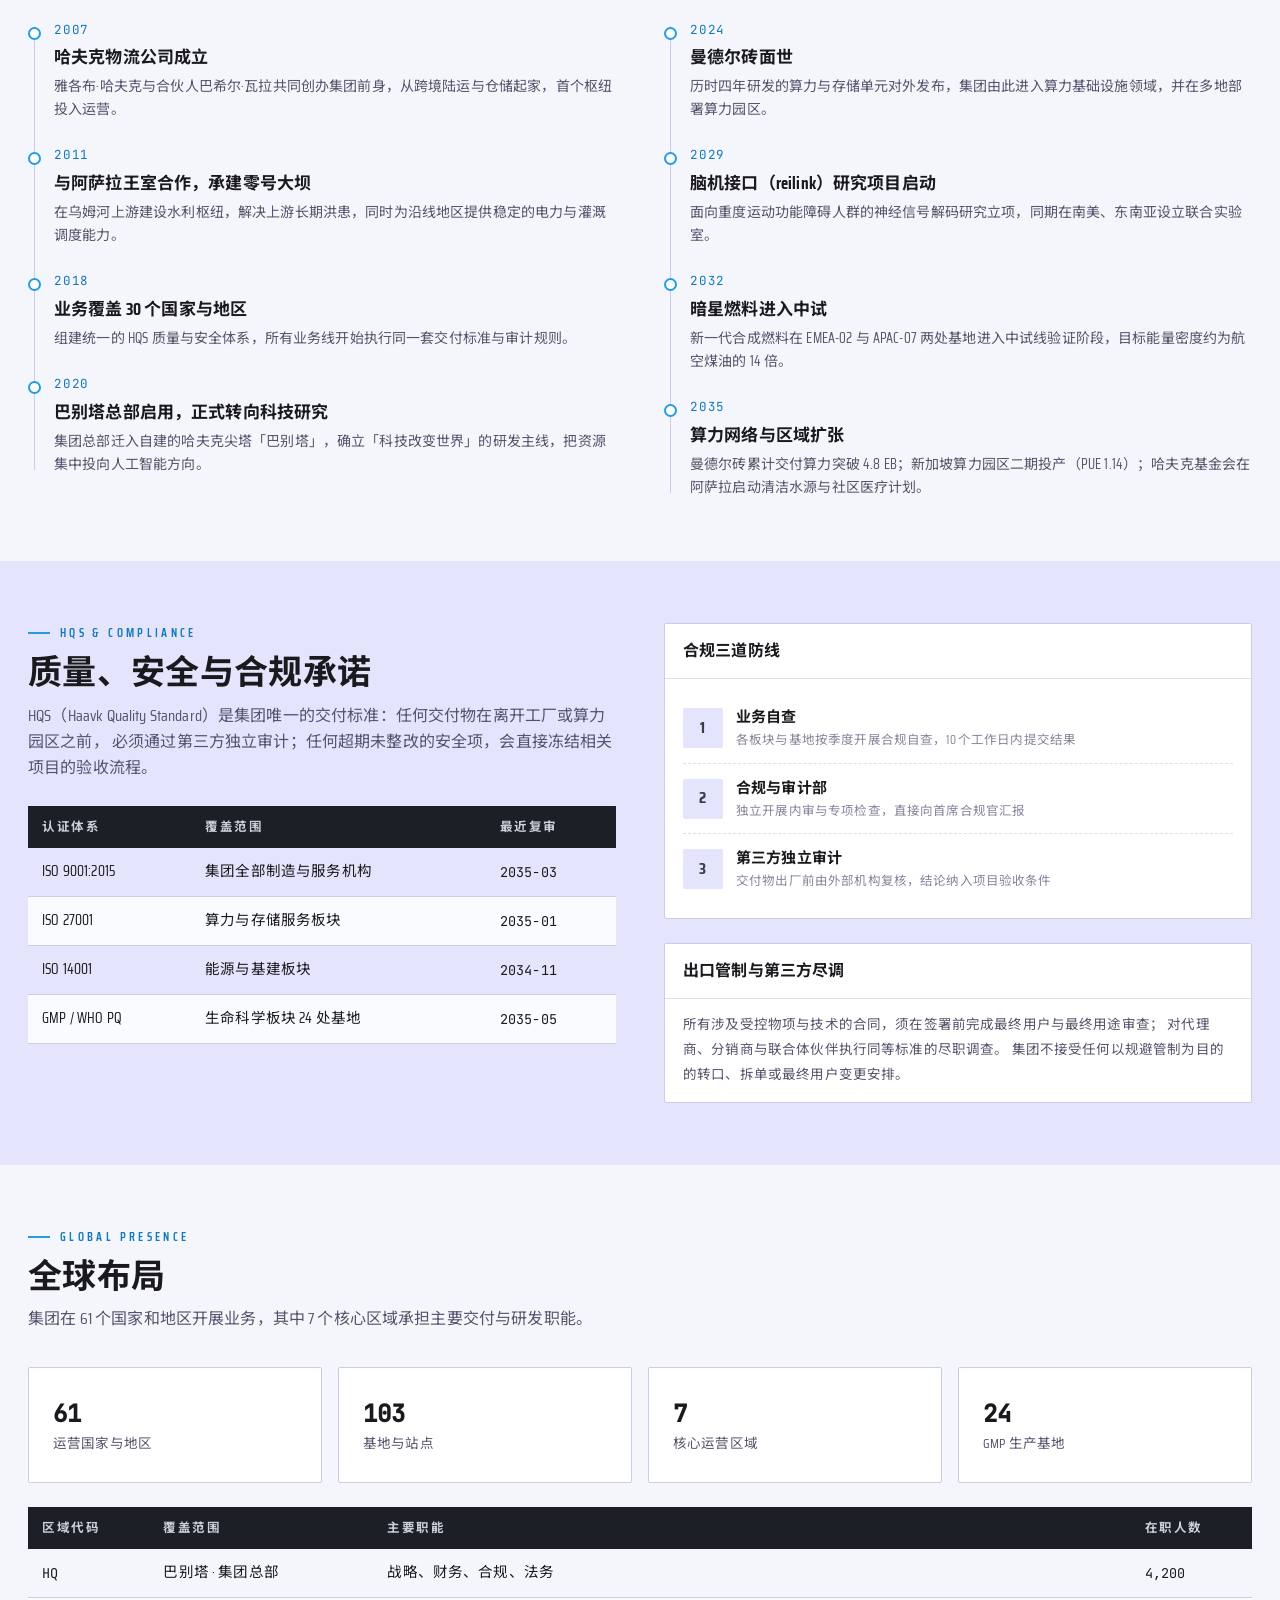
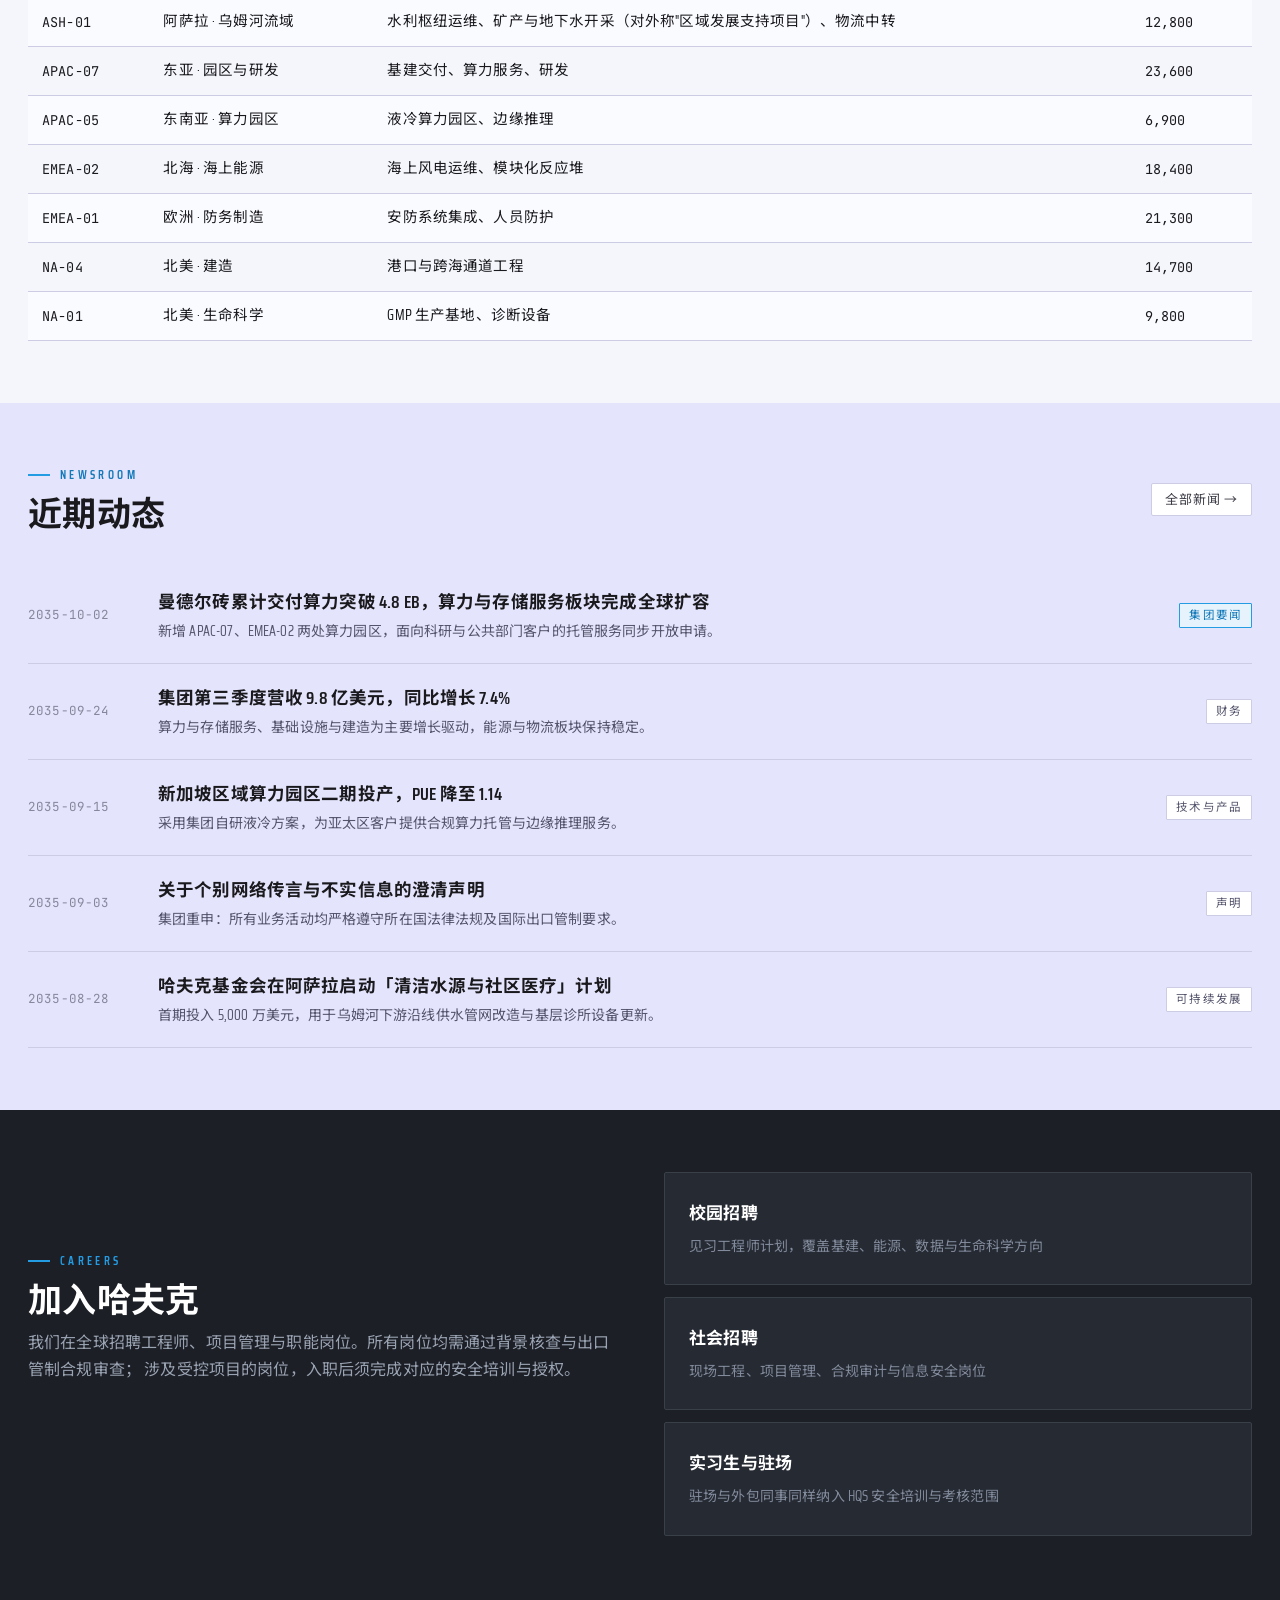
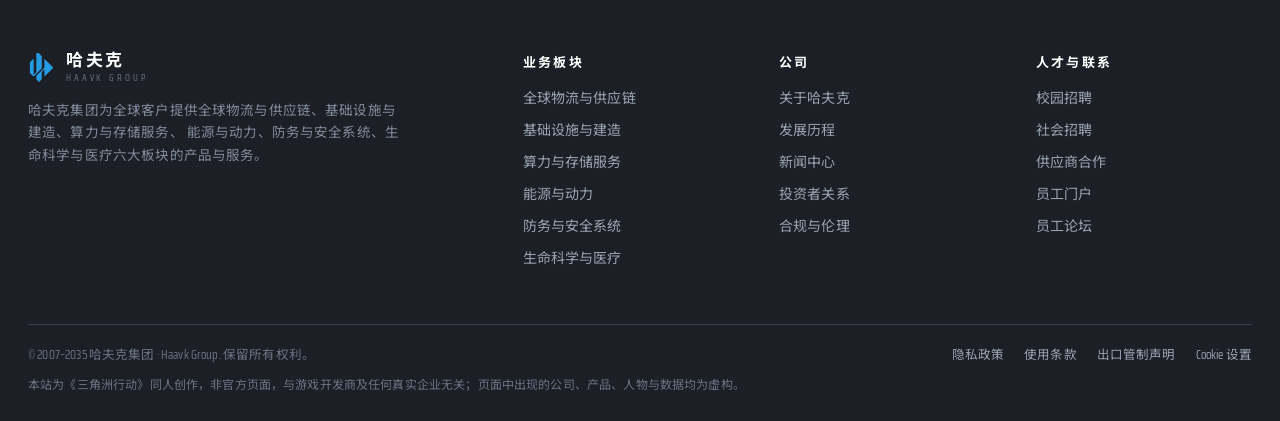
<file: about.html>
<!DOCTYPE html>
<html lang="zh-CN">
<head>
<meta charset="UTF-8">
<meta name="viewport" content="width=device-width, initial-scale=1">
<title>关于哈夫克 · 哈夫克集团</title>
<meta name="description" content="哈夫克集团 —— 集团概况、发展历程、治理结构、全球布局与合规承诺。">
<link rel="stylesheet" href="assets/fonts-saira.css">
<link rel="stylesheet" href="assets/fonts-noto.css">
<link rel="stylesheet" href="assets/fonts-jetbrains.css">
<link rel="stylesheet" href="assets/style.css">
<link rel="stylesheet" href="assets/hero.css">
<link rel="stylesheet" href="assets/portal.css">
<link rel="icon" type="image/svg+xml" href="assets/favicon.svg">
</head>
<body>
<!--BRAND-SPRITE-START-->
<svg id="hv-sprite" xmlns="http://www.w3.org/2000/svg" style="display:none" aria-hidden="true">
  <symbol id="hv-emblem" viewBox="0 0 458 564">
    <path fill="currentColor" fill-rule="evenodd" d="M130.0 0.0L128.0 375.0L77.0 424.0L76.0 115.0L74.0 114.0L0.0 187.0L0.0 383.0L74.0 457.0L78.0 457.0L235.0 299.0L234.0 62.0L173.0 0.0Z M288.0 116.0L286.0 118.0L285.0 287.0L148.0 423.0L128.0 447.0L128.0 512.0L178.0 564.0L191.0 554.0L234.0 510.0L234.0 375.0L235.0 370.0L262.0 341.0L286.0 321.0L286.0 454.0L289.0 457.0L458.0 288.0L452.0 278.0L404.0 229.0Z"/>
  </symbol>
  <symbol id="hv-wordmark" viewBox="0 0 445.88 99.5">
    <path fill="currentColor" fill-rule="evenodd" d="M107.50 19.62 107.50 18.38 107.25 17.19 106.75 16.06 106.00 15.00 105.00 14.00 102.44 13.19 98.31 12.56 92.62 12.12 85.38 11.88 79.81 11.81 75.94 11.94 73.75 12.25 73.25 12.75 72.81 14.75 72.44 18.25 72.12 23.25 71.88 29.75 71.19 35.19 70.06 39.56 68.50 42.88 66.50 45.12 65.06 47.00 64.19 48.50 63.88 49.62 64.12 50.38 64.06 51.19 63.69 52.06 63.00 53.00 62.00 54.00 61.25 54.94 60.75 55.81 60.50 56.62 60.50 57.38 60.31 58.19 59.94 59.06 59.38 60.00 58.62 61.00 58.44 62.00 58.81 63.00 59.75 64.00 61.25 65.00 62.62 65.62 63.88 65.88 65.00 65.75 66.00 65.25 67.06 65.00 68.19 65.00 69.38 65.25 70.62 65.75 71.56 67.81 72.19 71.44 72.50 76.62 72.50 83.38 72.69 88.81 73.06 92.94 73.62 95.75 74.38 97.25 76.69 98.38 80.56 99.12 86.00 99.50 93.00 99.50 98.44 99.31 102.31 98.94 104.62 98.38 105.38 97.62 106.25 97.25 107.25 97.25 108.38 97.62 109.62 98.38 112.19 98.94 116.06 99.31 121.25 99.50 127.75 99.50 133.00 99.19 137.00 98.56 139.75 97.62 141.25 96.38 142.75 94.56 144.25 92.19 145.75 89.25 147.25 85.75 148.56 83.00 149.69 81.00 150.62 79.75 151.38 79.25 152.06 78.56 152.69 77.69 153.25 76.62 153.75 75.38 154.31 74.44 154.94 73.81 155.62 73.50 156.38 73.50 157.19 74.19 158.06 75.56 159.00 77.62 160.00 80.38 160.94 82.56 161.81 84.19 162.62 85.25 163.38 85.75 164.38 86.88 165.62 88.62 167.12 91.00 168.88 94.00 172.06 96.31 176.69 97.94 182.75 98.88 190.25 99.12 196.06 99.19 200.19 99.06 202.62 98.75 203.38 98.25 204.00 97.62 204.50 96.88 204.88 96.00 205.12 95.00 204.69 93.50 203.56 91.50 201.75 89.00 199.25 86.00 197.38 83.50 196.12 81.50 195.50 80.00 195.50 79.00 195.00 77.56 194.00 75.69 192.50 73.38 190.50 70.62 188.88 68.12 187.62 65.88 186.75 63.88 186.25 62.12 185.50 60.38 184.50 58.62 183.25 56.88 181.75 55.12 180.50 53.38 179.50 51.62 178.75 49.88 178.25 48.12 177.62 46.69 176.88 45.56 176.00 44.75 175.00 44.25 174.19 43.62 173.56 42.88 173.12 42.00 172.88 41.00 172.50 40.06 172.00 39.19 171.38 38.38 170.62 37.62 170.06 36.69 169.69 35.56 169.50 34.25 169.50 32.75 169.12 31.31 168.38 29.94 167.25 28.62 165.75 27.38 164.38 25.88 163.12 24.12 162.00 22.12 161.00 19.88 160.00 17.94 159.00 16.31 158.00 15.00 157.00 14.00 156.06 13.38 155.19 13.12 154.38 13.25 153.62 13.75 152.81 14.75 151.94 16.25 151.00 18.25 150.00 20.75 149.00 22.81 148.00 24.44 147.00 25.62 146.00 26.38 145.06 27.50 144.19 29.00 143.38 30.88 142.62 33.12 141.56 35.50 140.19 38.00 138.50 40.62 136.50 43.38 134.94 45.69 133.81 47.56 133.12 49.00 132.88 50.00 132.50 50.88 132.00 51.62 131.38 52.25 130.62 52.75 130.00 53.44 129.50 54.31 129.12 55.38 128.88 56.62 128.44 57.75 127.81 58.75 127.00 59.62 126.00 60.38 125.25 61.19 124.75 62.06 124.50 63.00 124.50 64.00 124.19 65.31 123.56 66.94 122.62 68.88 121.38 71.12 120.25 73.06 119.25 74.69 118.38 76.00 117.62 77.00 116.88 77.75 116.12 78.25 115.38 78.50 114.62 78.50 113.88 79.19 113.12 80.56 112.38 82.62 111.62 85.38 110.81 87.50 109.94 89.00 109.00 89.88 108.00 90.12 107.31 86.00 106.94 77.50 106.88 64.62 107.12 47.38 107.31 34.12 107.44 24.88ZM269.00 49.88 270.00 52.12 271.25 54.50 272.75 57.00 274.50 59.62 276.50 62.38 278.00 64.62 279.00 66.38 279.50 67.62 279.50 68.38 280.06 69.62 281.19 71.38 282.88 73.62 285.12 76.38 286.88 78.81 288.12 80.94 288.88 82.75 289.12 84.25 289.62 85.69 290.38 87.06 291.38 88.38 292.62 89.62 293.75 90.94 294.75 92.31 295.62 93.75 296.38 95.25 297.19 96.38 298.06 97.12 299.00 97.50 300.00 97.50 301.19 96.88 302.56 95.62 304.12 93.75 305.88 91.25 307.31 88.94 308.44 86.81 309.25 84.88 309.75 83.12 310.62 81.19 311.88 79.06 313.50 76.75 315.50 74.25 317.00 72.19 318.00 70.56 318.50 69.38 318.50 68.62 318.88 67.44 319.62 65.81 320.75 63.75 322.25 61.25 323.69 59.12 325.06 57.38 326.38 56.00 327.62 55.00 328.56 54.00 329.19 53.00 329.50 52.00 329.50 51.00 329.75 49.75 330.25 48.25 331.00 46.50 332.00 44.50 332.94 42.88 333.81 41.62 334.62 40.75 335.38 40.25 336.31 39.06 337.44 37.19 338.75 34.62 340.25 31.38 341.62 28.81 342.88 26.94 344.00 25.75 345.00 25.25 345.81 29.31 346.44 37.94 346.88 51.12 347.12 68.88 347.50 82.44 348.00 91.81 348.62 97.00 349.38 98.00 351.69 98.75 355.56 99.25 361.00 99.50 368.00 99.50 373.44 99.38 377.31 99.12 379.62 98.75 380.38 98.25 381.06 97.56 381.69 96.69 382.25 95.62 382.75 94.38 383.12 88.69 383.38 78.56 383.50 64.00 383.50 45.00 383.25 30.50 382.75 20.50 382.00 15.00 381.00 14.00 376.25 13.25 367.75 12.75 355.50 12.50 339.50 12.50 327.31 12.69 318.94 13.06 314.38 13.62 313.62 14.38 312.81 15.62 311.94 17.38 311.00 19.62 310.00 22.38 309.06 24.56 308.19 26.19 307.38 27.25 306.62 27.75 306.00 28.50 305.50 29.50 305.12 30.75 304.88 32.25 304.31 33.69 303.44 35.06 302.25 36.38 300.75 37.62 299.50 38.12 298.50 37.88 297.75 36.88 297.25 35.12 296.06 32.62 294.19 29.38 291.62 25.38 288.38 20.62 284.12 16.94 278.88 14.31 272.62 12.75 265.38 12.25 259.69 12.06 255.56 12.19 253.00 12.62 252.00 13.38 251.25 14.12 250.75 14.88 250.50 15.62 250.50 16.38 251.56 18.75 253.69 22.75 256.88 28.38 261.12 35.62 264.56 41.62 267.19 46.38ZM275.50 91.00 275.50 90.00 275.19 88.88 274.56 87.62 273.62 86.25 272.38 84.75 271.44 83.38 270.81 82.12 270.50 81.00 270.50 80.00 270.25 79.06 269.75 78.19 269.00 77.38 268.00 76.62 267.19 75.75 266.56 74.75 266.12 73.62 265.88 72.38 265.12 70.75 263.88 68.75 262.12 66.38 259.88 63.62 258.19 61.31 257.06 59.44 256.50 58.00 256.50 57.00 256.25 56.00 255.75 55.00 255.00 54.00 254.00 53.00 253.12 51.81 252.38 50.44 251.75 48.88 251.25 47.12 250.62 45.56 249.88 44.19 249.00 43.00 248.00 42.00 247.00 40.69 246.00 39.06 245.00 37.12 244.00 34.88 242.75 32.50 241.25 30.00 239.50 27.38 237.50 24.62 236.00 22.19 235.00 20.06 234.50 18.25 234.50 16.75 234.31 15.50 233.94 14.50 233.38 13.75 232.62 13.25 231.75 13.00 230.75 13.00 229.62 13.25 228.38 13.75 227.31 14.31 226.44 14.94 225.75 15.62 225.25 16.38 224.94 17.06 224.81 17.69 224.88 18.25 225.12 18.75 225.12 19.31 224.88 19.94 224.38 20.62 223.62 21.38 223.00 22.19 222.50 23.06 222.12 24.00 221.88 25.00 221.44 25.94 220.81 26.81 220.00 27.62 219.00 28.38 218.25 29.19 217.75 30.06 217.50 31.00 217.50 32.00 217.38 32.81 217.12 33.44 216.75 33.88 216.25 34.12 215.44 35.06 214.31 36.69 212.88 39.00 211.12 42.00 209.81 44.44 208.94 46.31 208.50 47.62 208.50 48.38 208.25 49.19 207.75 50.06 207.00 51.00 206.00 52.00 204.75 53.69 203.25 56.06 201.50 59.12 199.50 62.88 198.88 67.25 199.62 72.25 201.75 77.88 205.25 84.12 208.06 88.94 210.19 92.31 211.62 94.25 212.38 94.75 213.19 95.00 214.06 95.00 215.00 94.75 216.00 94.25 217.50 92.56 219.50 89.69 222.00 85.62 225.00 80.38 227.62 76.94 229.88 75.31 231.75 75.50 233.25 77.50 234.44 79.31 235.31 80.94 235.88 82.38 236.12 83.62 236.56 84.81 237.19 85.94 238.00 87.00 239.00 88.00 239.81 89.06 240.44 90.19 240.88 91.38 241.12 92.62 241.50 93.62 242.00 94.38 242.62 94.88 243.38 95.12 244.12 95.56 244.88 96.19 245.62 97.00 246.38 98.00 248.56 98.75 252.19 99.25 257.25 99.50 263.75 99.50 268.94 99.31 272.81 98.94 275.38 98.38 276.62 97.62 277.56 96.94 278.19 96.31 278.50 95.75 278.50 95.25 278.31 94.75 277.94 94.25 277.38 93.75 276.62 93.25 276.06 92.62 275.69 91.88ZM437.50 99.50 439.50 99.50 441.25 99.12 442.75 98.38 444.00 97.25 445.00 95.75 445.38 94.19 445.12 92.56 444.25 90.88 442.75 89.12 441.62 87.62 440.88 86.38 440.50 85.38 440.50 84.62 439.81 83.06 438.44 80.69 436.38 77.50 433.62 73.50 431.31 69.94 429.44 66.81 428.00 64.12 427.00 61.88 426.25 59.88 425.75 58.12 425.50 56.62 425.50 55.38 425.56 54.19 425.69 53.06 425.88 52.00 426.12 51.00 426.88 49.50 428.12 47.50 429.88 45.00 432.12 42.00 433.88 39.44 435.12 37.31 435.88 35.62 436.12 34.38 437.00 32.44 438.50 29.81 440.62 26.50 443.38 22.50 445.12 19.25 445.88 16.75 445.62 15.00 444.38 14.00 441.81 13.19 437.94 12.56 432.75 12.12 426.25 11.88 421.06 11.94 417.19 12.31 414.62 13.00 413.38 14.00 412.44 14.88 411.81 15.62 411.50 16.25 411.50 16.75 411.31 17.25 410.94 17.75 410.38 18.25 409.62 18.75 408.62 19.81 407.38 21.44 405.88 23.62 404.12 26.38 402.81 28.69 401.94 30.56 401.50 32.00 401.50 33.00 401.19 34.06 400.56 35.19 399.62 36.38 398.38 37.62 397.38 38.88 396.62 40.12 396.12 41.38 395.88 42.62 395.44 43.81 394.81 44.94 394.00 46.00 393.00 47.00 392.06 48.25 391.19 49.75 390.38 51.50 389.62 53.50 389.88 56.50 391.12 60.50 393.38 65.50 396.62 71.50 399.25 76.12 401.25 79.38 402.62 81.25 403.38 81.75 404.06 82.56 404.69 83.69 405.25 85.12 405.75 86.88 406.56 88.75 407.69 90.75 409.12 92.88 410.88 95.12 413.50 96.88 417.00 98.12 421.38 98.88 426.62 99.12 431.06 99.31 434.69 99.44ZM12.12 65.62 11.88 76.38 11.81 84.75 11.94 90.75 12.25 94.38 12.75 95.62 13.25 96.69 13.75 97.56 14.25 98.25 14.75 98.75 16.94 99.12 20.81 99.38 26.38 99.50 33.62 99.50 39.31 99.00 43.44 98.00 46.00 96.50 47.00 94.50 47.62 88.12 47.88 77.38 47.75 62.25 47.25 42.75 46.69 28.00 46.06 18.00 45.38 12.75 44.62 12.25 42.50 11.88 39.00 11.62 34.12 11.50 27.88 11.50 22.75 11.75 18.75 12.25 15.88 13.00 14.12 14.00 12.88 16.88 12.12 21.62 11.88 28.25 12.12 36.75 12.25 45.81 12.25 55.44Z"/>
  </symbol>
</svg>
<!--BRAND-SPRITE-END-->

<!-- ============ 顶部公告 ============ -->
<div class="topbar">
  <div class="wrap">
    <div class="ticker">
      <span><span class="dot"></span>全球运营状态：正常</span>
      <span class="mono" id="clock">--:--:--</span>
      <span>第 <span class="mono" id="week">--</span> 周 / 财年 Q3</span>
    </div>
    <div class="ticker">
      <a href="portal.html">员工门户</a>
      <a href="forum.html">内部论坛</a>
      <a href="#">供应商入口</a>
      <a href="#">中文 ▾</a>
    </div>
  </div>
</div>

<!-- ============ 主导航 ============ -->
<nav class="nav">
  <div class="wrap">
    <a class="brand" href="index.html">
      <span class="brand-mark"><svg class="brand-glyph" viewBox="0 0 458 564" aria-hidden="true"><use href="#hv-emblem"/></svg></span>
      <span class="brand-text">
        <span class="brand-zh">哈夫克</span><br>
        <span class="brand-en">Haavk Group</span>
      </span>
    </a>

    <ul class="nav-links">
      <li><a href="index.html">首页</a></li>
      <li>
        <a href="#segments">业务板块 ▾</a>
        <ul class="sub">
          <li><a href="#segments">全球物流与供应链</a></li>
          <li><a href="#segments">基础设施与建造</a></li>
          <li><a href="#segments">算力与存储服务</a></li>
          <li><a href="#segments">能源与动力</a></li>
          <li><a href="#segments">防务与安全系统</a></li>
          <li><a href="#segments">生命科学与医疗</a></li>
        </ul>
      </li>
      <li><a href="index.html#news">新闻中心</a></li>
      <li><a class="on" href="about.html">关于哈夫克</a></li>
      <li><a href="#careers">人才招聘</a></li>
      <li><a href="forum.html">员工论坛</a></li>
    </ul>

    <div class="nav-act">
      <button class="btn btn-sm" onclick="Haavk.toast('投资者关系门户将在新窗口打开')">投资者关系</button>
      <a class="btn btn-primary btn-sm" href="portal.html">登录门户</a>
    </div>
  </div>
</nav>

<!-- ============ 英雄区 ============ -->
<header class="hero" style="background:linear-gradient(180deg, rgba(20,24,36,.10) 0%, rgba(20,24,36,.02) 45%, rgba(244,246,251,1) 100%), linear-gradient(115deg,#D7E2F3 0%,#E9EDF8 48%,#F4F6FB 100%)">
  <div class="hero-grid"></div>
  <div class="wrap">
    <div class="hero-inner">
      <div class="eyebrow">About Haavk · Est. 2007 · 科技改变世界</div>
      <h1>一家把<em>可靠性</em><br>当作产品的科技集团</h1>
      <p class="lead">
        哈夫克集团的名字来自创始人雅各布·哈夫克。2007 年，他从一支跨境物流车队开始，
        把"按时抵达"做成了可以复制的交付能力；2020 年集团把方向转向科技研究，
        如今在 61 个国家和地区运营着从水电枢纽到算力园区的完整体系。
        我们交付的从来不只是设备，而是"按约定运转"这件事本身。
      </p>
      <div class="hero-cta">
        <a class="btn btn-primary" href="#segments">查看业务板块</a>
        <a class="btn" href="#history">发展历程</a>
      </div>
    </div>

    <div class="hero-stats">
      <div><div class="k">2007</div><div class="l">成立年份</div></div>
      <div><div class="k">61<small>个</small></div><div class="l">运营国家与地区</div></div>
      <div><div class="k">142,000<small>+</small></div><div class="l">全球雇员</div></div>
      <div><div class="k">3,100<small>+</small></div><div class="l">累计交付项目</div></div>
    </div>
  </div>
</header>

<!-- ============ 集团概况 + 治理 ============ -->
<section class="sec">
  <div class="wrap">
    <div class="grid g2" style="gap:48px;align-items:start">
      <div>
        <div class="eyebrow">Group Profile</div>
        <h2 class="sec-title">集团概况</h2>
        <p class="sec-sub">
          哈夫克以「板块 + 职能中心」的矩阵结构运营：六大业务板块独立经营、独立核算，
          集团职能中心统一提供财务、法务、合规与信息安全支持。
          我们的理念只有一句 —— <strong>明日资源，今日实现</strong>。
        </p>
        <div class="dl mt24">
          <div><span class="k">集团全称</span><span class="v" style="font-family:var(--font)">哈夫克集团 · Haavk Group</span></div>
          <div><span class="k">成立时间</span><span class="v">2007-04-16</span></div>
          <div><span class="k">创始人</span><span class="v" style="font-family:var(--font)">雅各布·哈夫克</span></div>
          <div><span class="k">总部</span><span class="v">巴别塔 · 集团总部园区</span></div>
          <div><span class="k">企业理念</span><span class="v" style="font-family:var(--font)">明日资源，今日实现</span></div>
          <div><span class="k">业务板块</span><span class="v">6 个（+ 集团职能中心）</span></div>
          <div><span class="k">在职员工</span><span class="v">142,000+</span></div>
          <div><span class="k">集团市值</span><span class="v">5.2T USD</span></div>
          <div><span class="k">质量与安全体系</span><span class="v">HQS</span></div>
          <div><span class="k">关键系统在线率</span><span class="v">99.982%</span></div>
        </div>
      </div>

      <div>
        <div class="eyebrow">Governance</div>
        <h2 class="sec-title">治理与领导</h2>
        <p class="sec-sub">集团管理委员会由 10 名成员组成，每月召开一次经营会议，每季度向董事会提交板块经营报告。委员会主席由创始人雅各布·哈夫克担任。</p>

        <div class="panel mt24">
          <h3>集团管理委员会</h3>
          <div class="panel-b tight">
            <div class="person">
              <div class="avatar">哈</div>
              <div><div class="pn">雅各布·哈夫克</div><div class="pr">创始人 · 管理委员会主席</div></div>
            </div>
            <div class="person">
              <div class="avatar">德</div>
              <div><div class="pn">德穆兰</div><div class="pr">安全部门负责人 · 集团安全与保密</div></div>
            </div>
            <div class="person">
              <div class="avatar">哈</div>
              <div><div class="pn">哈德森</div><div class="pr">效率部门负责人 · 集团运营效率</div></div>
            </div>
            <div class="person">
              <div class="avatar">陈</div>
              <div><div class="pn">陈立群</div><div class="pr">首席运营官 · 集团职能中心</div></div>
            </div>
            <div class="person">
              <div class="avatar">陆</div>
              <div><div class="pn">陆明远</div><div class="pr">集团执行董事 · 防务与安全系统</div></div>
            </div>
            <div class="person">
              <div class="avatar">柯</div>
              <div><div class="pn">泽维尔·柯</div><div class="pr">板块总裁 · 能源与动力</div></div>
            </div>
            <div class="person">
              <div class="avatar">阮</div>
              <div><div class="pn">阮文清</div><div class="pr">板块总裁 · 基础设施与建造</div></div>
            </div>
            <div class="person">
              <div class="avatar">沃</div>
              <div><div class="pn">艾琳·沃斯</div><div class="pr">板块总裁 · 生命科学与医疗</div></div>
            </div>
            <div class="person">
              <div class="avatar">河</div>
              <div><div class="pn">河合健</div><div class="pr">板块总裁 · 算力与存储服务</div></div>
            </div>
            <div class="person">
              <div class="avatar">沈</div>
              <div><div class="pn">沈仲平</div><div class="pr">首席合规官 · 合规与审计部</div></div>
            </div>
          </div>
        </div>

        <div class="panel mt24">
          <h3>创始人</h3>
          <div class="panel-b small mut" style="line-height:1.9">
            雅各布·哈夫克，计算机科学与工程博士，2007 年与合伙人共同创办哈夫克物流公司，
            2020 年推动集团把发展方向转向科技研究，提出「科技改变世界」与
            「明日资源，今日实现」两条主张，主导了曼德尔砖与 reilink 的立项。
          </div>
        </div>
      </div>
    </div>
  </div>
</section>

<!-- ============ 业务板块 ============ -->
<section class="sec sec-alt" id="segments">
  <div class="wrap">
    <div class="sec-head">
      <div class="eyebrow">Business Segments</div>
      <h2 class="sec-title">六大业务板块</h2>
      <p class="sec-sub">各板块的在职规模与主要区域如下。板块之间通过集团统一的技术标准、采购体系与安全体系相互支撑。</p>
    </div>

    <div class="grid g2" style="gap:20px;align-items:start">
      <div class="panel">
        <h3>板块规模与布局</h3>
        <div class="panel-b tight" style="overflow-x:auto">
          <table class="tbl">
            <thead><tr><th>板块</th><th>负责人</th><th>在职</th><th>基地</th><th>主要区域</th></tr></thead>
            <tbody>
              <tr><td>基础设施与建造</td><td class="mut">阮文清</td><td class="num">41,600</td><td class="num">31</td><td class="num">APAC-07</td></tr>
              <tr><td>防务与安全系统</td><td class="mut">陆明远</td><td class="num">38,400</td><td class="num">14</td><td class="num">EMEA-01</td></tr>
              <tr><td>能源与动力</td><td class="mut">泽维尔·柯</td><td class="num">29,800</td><td class="num">22</td><td class="num">EMEA-02</td></tr>
              <tr><td>全球物流与供应链</td><td class="mut">伊莎贝尔·罗</td><td class="num">18,600</td><td class="num">24</td><td class="num">ASH-01</td></tr>
              <tr><td>生命科学与医疗</td><td class="mut">艾琳·沃斯</td><td class="num">16,200</td><td class="num">24</td><td class="num">NA-01</td></tr>
              <tr><td>算力与存储服务</td><td class="mut">河合健</td><td class="num">11,800</td><td class="num">9</td><td class="num">APAC-05</td></tr>
              <tr><td>集团职能中心</td><td class="mut">陈立群</td><td class="num">4,200</td><td class="num">3</td><td class="num">HQ</td></tr>
            </tbody>
          </table>
        </div>
      </div>

      <div class="grid g2" style="gap:16px">
        <div class="card"><div class="ic"><svg width="22" height="22" viewBox="0 0 24 24" fill="none" stroke="currentColor" stroke-width="1.7"><path d="M1 3h13v13H1z"/><path d="M14 8h4l3 3v5h-7z"/><circle cx="5.5" cy="18.5" r="1.8"/><circle cx="17.5" cy="18.5" r="1.8"/></svg></div><h3 style="font-size:17px">全球物流与供应链</h3><p class="small">集团的事业起点。海运、跨境陆运与航空货运的端到端供应链，24 个海外枢纽。</p></div>
        <div class="card"><div class="ic"><svg width="22" height="22" viewBox="0 0 24 24" fill="none" stroke="currentColor" stroke-width="1.7"><path d="M3 21h18M5 21V8l7-5 7 5v13"/><path d="M9 21v-6h6v6"/></svg></div><h3 style="font-size:17px">基础设施与建造</h3><p class="small">水电枢纽、跨海通道、地下管廊与算力园区交钥匙工程，累计交付 3,100 余个项目。</p></div>
        <div class="card"><div class="ic"><svg width="22" height="22" viewBox="0 0 24 24" fill="none" stroke="currentColor" stroke-width="1.7"><rect x="3" y="4" width="18" height="14" rx="2"/><path d="M8 21h8M12 18v3"/></svg></div><h3 style="font-size:17px">算力与存储服务</h3><p class="small">以曼德尔砖为核心的算力与存储基础设施，面向工业、科研与公共部门客户。</p></div>
        <div class="card"><div class="ic"><svg width="22" height="22" viewBox="0 0 24 24" fill="none" stroke="currentColor" stroke-width="1.7"><path d="M13 2 4 14h7l-1 8 9-12h-7l1-8Z"/></svg></div><h3 style="font-size:17px">能源与动力</h3><p class="small">电网级储能、模块化反应堆、工业动力总成，以及暗星燃料的研发与工程化。</p></div>
        <div class="card"><div class="ic"><svg width="22" height="22" viewBox="0 0 24 24" fill="none" stroke="currentColor" stroke-width="1.7"><path d="M12 2 4 6v6c0 5 3.4 8.7 8 10 4.6-1.3 8-5 8-10V6l-8-4Z"/><path d="M9 12l2 2 4-4"/></svg></div><h3 style="font-size:17px">防务与安全系统</h3><p class="small">人员防护、设施安防、边境管控与应急响应。全部产品通过出口管制与最终用途审查。</p></div>
        <div class="card"><div class="ic"><svg width="22" height="22" viewBox="0 0 24 24" fill="none" stroke="currentColor" stroke-width="1.7"><path d="M12 3v6M12 15v6M3 12h6M15 12h6"/><circle cx="12" cy="12" r="3"/></svg></div><h3 style="font-size:17px">生命科学与医疗</h3><p class="small">临床诊断设备、生物制剂生产平台、应急医疗方舱，以及神经工程方向的公开研究课题。</p></div>
      </div>
    </div>
  </div>
</section>

<!-- ============ 发展历程 ============ -->
<section class="sec" id="history">
  <div class="wrap">
    <div class="sec-head">
      <div class="eyebrow">Milestones</div>
      <h2 class="sec-title">发展历程</h2>
      <p class="sec-sub">从一支跨境物流车队到算力网络与能源体系，集团每一次扩张都发生在同一条主线上：把"按时抵达"做成可复制的交付能力。</p>
    </div>

    <div class="grid g2" style="gap:48px;align-items:start">
      <ul class="tl">
        <li>
          <div class="yr">2007</div>
          <h4>哈夫克物流公司成立</h4>
          <p>雅各布·哈夫克与合伙人巴希尔·瓦拉共同创办集团前身，从跨境陆运与仓储起家，首个枢纽投入运营。</p>
        </li>
        <li>
          <div class="yr">2011</div>
          <h4>与阿萨拉王室合作，承建零号大坝</h4>
          <p>在乌姆河上游建设水利枢纽，解决上游长期洪患，同时为沿线地区提供稳定的电力与灌溉调度能力。</p>
        </li>
        <li>
          <div class="yr">2018</div>
          <h4>业务覆盖 30 个国家与地区</h4>
          <p>组建统一的 HQS 质量与安全体系，所有业务线开始执行同一套交付标准与审计规则。</p>
        </li>
        <li>
          <div class="yr">2020</div>
          <h4>巴别塔总部启用，正式转向科技研究</h4>
          <p>集团总部迁入自建的哈夫克尖塔「巴别塔」，确立「科技改变世界」的研发主线，把资源集中投向人工智能方向。</p>
        </li>
      </ul>

      <ul class="tl">
        <li>
          <div class="yr">2024</div>
          <h4>曼德尔砖面世</h4>
          <p>历时四年研发的算力与存储单元对外发布，集团由此进入算力基础设施领域，并在多地部署算力园区。</p>
        </li>
        <li>
          <div class="yr">2029</div>
          <h4>脑机接口（reilink）研究项目启动</h4>
          <p>面向重度运动功能障碍人群的神经信号解码研究立项，同期在南美、东南亚设立联合实验室。</p>
        </li>
        <li>
          <div class="yr">2032</div>
          <h4>暗星燃料进入中试</h4>
          <p>新一代合成燃料在 EMEA-02 与 APAC-07 两处基地进入中试线验证阶段，目标能量密度约为航空煤油的 14 倍。</p>
        </li>
        <li>
          <div class="yr">2035</div>
          <h4>算力网络与区域扩张</h4>
          <p>曼德尔砖累计交付算力突破 4.8 EB；新加坡算力园区二期投产（PUE 1.14）；哈夫克基金会在阿萨拉启动清洁水源与社区医疗计划。</p>
        </li>
      </ul>
    </div>
  </div>
</section>

<!-- ============ HQS 与合规 ============ -->
<section class="sec sec-alt">
  <div class="wrap">
    <div class="grid g2" style="gap:48px;align-items:start">
      <div>
        <div class="eyebrow">HQS &amp; Compliance</div>
        <h2 class="sec-title">质量、安全与合规承诺</h2>
        <p class="sec-sub">
          HQS（Haavk Quality Standard）是集团唯一的交付标准：任何交付物在离开工厂或算力园区之前，
          必须通过第三方独立审计；任何超期未整改的安全项，会直接冻结相关项目的验收流程。
        </p>
        <table class="tbl mt24">
          <thead><tr><th>认证体系</th><th>覆盖范围</th><th>最近复审</th></tr></thead>
          <tbody>
            <tr><td>ISO 9001:2015</td><td>集团全部制造与服务机构</td><td class="num">2035-03</td></tr>
            <tr><td>ISO 27001</td><td>算力与存储服务板块</td><td class="num">2035-01</td></tr>
            <tr><td>ISO 14001</td><td>能源与基建板块</td><td class="num">2034-11</td></tr>
            <tr><td>GMP / WHO PQ</td><td>生命科学板块 24 处基地</td><td class="num">2035-05</td></tr>
          </tbody>
        </table>
      </div>

      <div>
        <div class="panel">
          <h3>合规三道防线</h3>
          <div class="panel-b tight">
            <div class="person"><div class="avatar">1</div><div><div class="pn">业务自查</div><div class="pr">各板块与基地按季度开展合规自查，10 个工作日内提交结果</div></div></div>
            <div class="person"><div class="avatar">2</div><div><div class="pn">合规与审计部</div><div class="pr">独立开展内审与专项检查，直接向首席合规官汇报</div></div></div>
            <div class="person"><div class="avatar">3</div><div><div class="pn">第三方独立审计</div><div class="pr">交付物出厂前由外部机构复核，结论纳入项目验收条件</div></div></div>
          </div>
        </div>

        <div class="panel mt24">
          <h3>出口管制与第三方尽调</h3>
          <div class="panel-b tight small mut" style="line-height:1.85">
            所有涉及受控物项与技术的合同，须在签署前完成最终用户与最终用途审查；
            对代理商、分销商与联合体伙伴执行同等标准的尽职调查。
            集团不接受任何以规避管制为目的的转口、拆单或最终用户变更安排。
          </div>
        </div>
      </div>
    </div>
  </div>
</section>

<!-- ============ 全球布局 ============ -->
<section class="sec">
  <div class="wrap">
    <div class="sec-head">
      <div class="eyebrow">Global Presence</div>
      <h2 class="sec-title">全球布局</h2>
      <p class="sec-sub">集团在 61 个国家和地区开展业务，其中 7 个核心区域承担主要交付与研发职能。</p>
    </div>

    <div class="grid g4" style="gap:16px">
      <div class="card"><div class="k mono" style="font-size:24px;font-weight:700">61</div><div class="small mut">运营国家与地区</div></div>
      <div class="card"><div class="k mono" style="font-size:24px;font-weight:700">103</div><div class="small mut">基地与站点</div></div>
      <div class="card"><div class="k mono" style="font-size:24px;font-weight:700">7</div><div class="small mut">核心运营区域</div></div>
      <div class="card"><div class="k mono" style="font-size:24px;font-weight:700">24</div><div class="small mut">GMP 生产基地</div></div>
    </div>

    <table class="tbl mt24">
      <thead><tr><th>区域代码</th><th>覆盖范围</th><th>主要职能</th><th>在职人数</th></tr></thead>
      <tbody>
        <tr><td class="num">HQ</td><td>巴别塔 · 集团总部</td><td>战略、财务、合规、法务</td><td class="num">4,200</td></tr>
        <tr><td class="num">ASH-01</td><td>阿萨拉 · 乌姆河流域</td><td>水利枢纽运维、矿产与地下水开采（对外称"区域发展支持项目"）、物流中转</td><td class="num">12,800</td></tr>
        <tr><td class="num">APAC-07</td><td>东亚 · 园区与研发</td><td>基建交付、算力服务、研发</td><td class="num">23,600</td></tr>
        <tr><td class="num">APAC-05</td><td>东南亚 · 算力园区</td><td>液冷算力园区、边缘推理</td><td class="num">6,900</td></tr>
        <tr><td class="num">EMEA-02</td><td>北海 · 海上能源</td><td>海上风电运维、模块化反应堆</td><td class="num">18,400</td></tr>
        <tr><td class="num">EMEA-01</td><td>欧洲 · 防务制造</td><td>安防系统集成、人员防护</td><td class="num">21,300</td></tr>
        <tr><td class="num">NA-04</td><td>北美 · 建造</td><td>港口与跨海通道工程</td><td class="num">14,700</td></tr>
        <tr><td class="num">NA-01</td><td>北美 · 生命科学</td><td>GMP 生产基地、诊断设备</td><td class="num">9,800</td></tr>
      </tbody>
    </table>
  </div>
</section>

<!-- ============ 新闻与媒体 ============ -->
<section class="sec sec-alt">
  <div class="wrap">
    <div class="sec-head flex between center wrapf">
      <div>
        <div class="eyebrow">Newsroom</div>
        <h2 class="sec-title">近期动态</h2>
      </div>
      <a class="btn btn-sm" href="index.html#news">全部新闻 →</a>
    </div>

    <div class="news-item">
      <div class="news-date">2035-10-02</div>
      <div>
        <h4>曼德尔砖累计交付算力突破 4.8 EB，算力与存储服务板块完成全球扩容</h4>
        <p>新增 APAC-07、EMEA-02 两处算力园区，面向科研与公共部门客户的托管服务同步开放申请。</p>
      </div>
      <span class="tag tag-accent">集团要闻</span>
    </div>

    <div class="news-item">
      <div class="news-date">2035-09-24</div>
      <div>
        <h4>集团第三季度营收 9.8 亿美元，同比增长 7.4%</h4>
        <p>算力与存储服务、基础设施与建造为主要增长驱动，能源与物流板块保持稳定。</p>
      </div>
      <span class="tag">财务</span>
    </div>

    <div class="news-item">
      <div class="news-date">2035-09-15</div>
      <div>
        <h4>新加坡区域算力园区二期投产，PUE 降至 1.14</h4>
        <p>采用集团自研液冷方案，为亚太区客户提供合规算力托管与边缘推理服务。</p>
      </div>
      <span class="tag">技术与产品</span>
    </div>

    <div class="news-item">
      <div class="news-date">2035-09-03</div>
      <div>
        <h4>关于个别网络传言与不实信息的澄清声明</h4>
        <p>集团重申：所有业务活动均严格遵守所在国法律法规及国际出口管制要求。</p>
      </div>
      <span class="tag">声明</span>
    </div>

    <div class="news-item">
      <div class="news-date">2035-08-28</div>
      <div>
        <h4>哈夫克基金会在阿萨拉启动「清洁水源与社区医疗」计划</h4>
        <p>首期投入 5,000 万美元，用于乌姆河下游沿线供水管网改造与基层诊所设备更新。</p>
      </div>
      <span class="tag">可持续发展</span>
    </div>
  </div>
</section>

<!-- ============ 加入我们 ============ -->
<section class="sec sec-dark" id="careers">
  <div class="wrap">
    <div class="grid g2" style="gap:48px;align-items:center">
      <div>
        <div class="eyebrow" style="color:var(--accent)">Careers</div>
        <h2 class="sec-title">加入哈夫克</h2>
        <p class="sec-sub" style="color:#9AA3B2">
          我们在全球招聘工程师、项目管理与职能岗位。所有岗位均需通过背景核查与出口管制合规审查；
          涉及受控项目的岗位，入职后须完成对应的安全培训与授权。
        </p>
        <div class="hero-cta">
          <a class="btn btn-primary" href="index.html#careers">查看在招岗位</a>
          <a class="btn" style="background:transparent;border-color:var(--dark-line);color:#C9D0DA" href="portal.html">在职员工门户</a>
        </div>
      </div>
      <div class="grid" style="gap:12px">
        <div class="card" style="background:var(--dark-2);border-color:var(--dark-line)">
          <h3 style="color:#fff;font-size:17px">校园招聘</h3>
          <p style="color:#828B9C;font-size:14px">见习工程师计划，覆盖基建、能源、数据与生命科学方向</p>
        </div>
        <div class="card" style="background:var(--dark-2);border-color:var(--dark-line)">
          <h3 style="color:#fff;font-size:17px">社会招聘</h3>
          <p style="color:#828B9C;font-size:14px">现场工程、项目管理、合规审计与信息安全岗位</p>
        </div>
        <div class="card" style="background:var(--dark-2);border-color:var(--dark-line)">
          <h3 style="color:#fff;font-size:17px">实习生与驻场</h3>
          <p style="color:#828B9C;font-size:14px">驻场与外包同事同样纳入 HQS 安全培训与考核范围</p>
        </div>
      </div>
    </div>
  </div>
</section>

<!-- ============ 页脚 ============ -->
<footer class="foot">
  <div class="wrap">
    <div class="foot-grid">
      <div class="foot-brand">
        <div class="brand" style="gap:11px">
          <span class="brand-mark"><svg class="brand-glyph" viewBox="0 0 458 564" aria-hidden="true"><use href="#hv-emblem"/></svg></span>
          <span class="brand-text">
            <span class="brand-zh">哈夫克</span><br>
            <span class="brand-en">Haavk Group</span>
          </span>
        </div>
        <p class="foot-desc">
          哈夫克集团为全球客户提供全球物流与供应链、基础设施与建造、算力与存储服务、
          能源与动力、防务与安全系统、生命科学与医疗六大板块的产品与服务。
        </p>
      </div>

      <div>
        <h5>业务板块</h5>
        <ul>
          <li><a href="#segments">全球物流与供应链</a></li>
          <li><a href="#segments">基础设施与建造</a></li>
          <li><a href="#segments">算力与存储服务</a></li>
          <li><a href="#segments">能源与动力</a></li>
          <li><a href="#segments">防务与安全系统</a></li>
          <li><a href="#segments">生命科学与医疗</a></li>
        </ul>
      </div>

      <div>
        <h5>公司</h5>
        <ul>
          <li><a href="about.html">关于哈夫克</a></li>
          <li><a href="#history">发展历程</a></li>
          <li><a href="index.html#news">新闻中心</a></li>
          <li><a href="#">投资者关系</a></li>
          <li><a href="#">合规与伦理</a></li>
        </ul>
      </div>

      <div>
        <h5>人才与联系</h5>
        <ul>
          <li><a href="#careers">校园招聘</a></li>
          <li><a href="#careers">社会招聘</a></li>
          <li><a href="#">供应商合作</a></li>
          <li><a href="portal.html">员工门户</a></li>
          <li><a href="forum.html">员工论坛</a></li>
        </ul>
      </div>
    </div>

    <div class="foot-bottom">
      <div>© 2007–2035 哈夫克集团 · Haavk Group. 保留所有权利。</div>
      <div class="flex gap20 wrapf">
        <a href="#">隐私政策</a><a href="#">使用条款</a><a href="#">出口管制声明</a><a href="#">Cookie 设置</a>
      </div>
    </div>
    <p class="disclaimer">
      本站为《三角洲行动》同人创作，非官方页面，与游戏开发商及任何真实企业无关；页面中出现的公司、产品、人物与数据均为虚构。
    </p>
  </div>
</footer>















<!--INLINE-START-->
<script>
/* ============================================================
   哈夫克集团 · 官网共享脚本
   ============================================================ */

/* 顶层用 var 声明，使其成为 window.Haavk，供 forum.js / portal.js 读取 */
var Haavk = (() => {

  /* ---------- 轻量提示 ---------- */
  function toast(msg, ms = 2400) {
    let el = document.getElementById('hk-toast');
    if (!el) {
      el = document.createElement('div');
      el.id = 'hk-toast';
      el.style.cssText = [
        'position:fixed', 'left:50%', 'bottom:38px', 'transform:translateX(-50%) translateY(14px)',
        'background:#1C1F26', 'color:#fff', 'padding:11px 20px', 'font-size:14px',
        'letter-spacing:.04em', 'border-left:3px solid #249CE4', 'border-radius:2px',
        'box-shadow:0 12px 30px rgba(0,0,0,.28)', 'opacity:0', 'transition:.22s',
        'z-index:9999', 'pointer-events:none', 'max-width:80vw'
      ].join(';');
      document.body.appendChild(el);
    }
    el.textContent = msg;
    requestAnimationFrame(() => {
      el.style.opacity = '1';
      el.style.transform = 'translateX(-50%) translateY(0)';
    });
    clearTimeout(el._t);
    el._t = setTimeout(() => {
      el.style.opacity = '0';
      el.style.transform = 'translateX(-50%) translateY(14px)';
    }, ms);
  }

  /* ---------- 顶栏时钟与周数 ---------- */
  function startClock() {
    const c = document.getElementById('clock');
    const w = document.getElementById('week');
    const tick = () => {
      const d = new Date();
      if (c) c.textContent = d.toLocaleTimeString('zh-CN', { hour12: false });
      if (w) {
        const start = new Date(d.getFullYear(), 0, 1);
        const n = Math.ceil(((d - start) / 86400000 + start.getDay() + 1) / 7);
        w.textContent = String(n).padStart(2, '0');
      }
    };
    tick();
    setInterval(tick, 1000);
  }

  /* ---------- 本地存储 ---------- */
  const store = {
    get(k, dflt) {
      try { const v = localStorage.getItem('haavk:' + k); return v ? JSON.parse(v) : dflt; }
      catch (e) { return dflt; }
    },
    set(k, v) {
      try { localStorage.setItem('haavk:' + k, JSON.stringify(v)); } catch (e) {}
    },
    del(k) { try { localStorage.removeItem('haavk:' + k); } catch (e) {} }
  };

  /* ---------- 时间格式 ---------- */
  function ago(ts) {
    const s = Math.floor((Date.now() - ts) / 1000);
    if (s < 60) return '刚刚';
    if (s < 3600) return Math.floor(s / 60) + ' 分钟前';
    if (s < 86400) return Math.floor(s / 3600) + ' 小时前';
    if (s < 86400 * 30) return Math.floor(s / 86400) + ' 天前';
    const d = new Date(ts);
    return `${d.getFullYear()}-${String(d.getMonth() + 1).padStart(2, '0')}-${String(d.getDate()).padStart(2, '0')}`;
  }

  function fmt(ts) {
    const d = new Date(ts);
    const p = n => String(n).padStart(2, '0');
    return `${d.getFullYear()}-${p(d.getMonth() + 1)}-${p(d.getDate())} ${p(d.getHours())}:${p(d.getMinutes())}`;
  }

  /* ---------- 工号工具 ---------- */
  function fmtId(n) { return 'HK-' + String(n).padStart(6, '0'); }

  /* ---------- 转义 ---------- */
  function esc(s) {
    return String(s).replace(/[&<>"']/g, c => (
      { '&': '&amp;', '<': '&lt;', '>': '&gt;', '"': '&quot;', "'": '&#39;' }[c]
    ));
  }

  document.addEventListener('DOMContentLoaded', startClock);

  return { toast, store, ago, fmt, fmtId, esc };
})();

</script>
<script>
/* ============================================================
   哈夫克集团 · 首页主视觉轮播 + 全站丝滑动效
   依赖：无（原生 JS）。可安全地在 file:// 下运行。
   ============================================================ */
(function () {
  'use strict';

  var doc = document;
  var body = doc.body;
  var reduce = window.matchMedia && window.matchMedia('(prefers-reduced-motion: reduce)').matches;

  /* ---------- 1. 顶部滚动进度条 ---------- */
  var bar = doc.createElement('div');
  bar.className = 'hk-progress';
  bar.setAttribute('aria-hidden', 'true');
  body.appendChild(bar);

  /* ---------- 2. 主视觉轮播 ---------- */
  var hero = doc.getElementById('hero');
  var slides = hero ? [].slice.call(hero.querySelectorAll('.slide')) : [];
  var dots = doc.getElementById('hero-dots');
  var dotEls = dots ? [].slice.call(dots.querySelectorAll('.dot')) : [];
  var cur = 0;
  var timer = null;
  var STEP = 6400;              /* 每屏停留时间（毫秒） */

  /* 确定性开关（也方便截图/演示）：
     ?still=1   不自动轮播            ?slide=2  直接停在第 N 屏（1 起数） */
  var q = {};
  try {
    new URLSearchParams(window.location.search).forEach(function (v, k) { q[k] = v; });
  } catch (e) {}
  var still = /^(1|true|yes)$/i.test(q.still || '');
  var pinned = parseInt(q.slide || '0', 10);
  if (/^(1|true|yes)$/i.test(q.nofx || '')) {
    doc.documentElement.classList.add('no-fx');
    reduce = true;
  }
  if (q.art) doc.documentElement.setAttribute('data-art', q.art);

  function show(i, instant) {
    if (!slides.length) return;
    i = ((i % slides.length) + slides.length) % slides.length;
    if (i === cur && !instant) return;
    slides.forEach(function (s, k) {
      var on = (k === i);
      s.classList.toggle('on', on);
      s.setAttribute('aria-hidden', on ? 'false' : 'true');
    });
    dotEls.forEach(function (d, k) {
      var on = (k === i);
      d.classList.toggle('on', on);
      d.setAttribute('aria-selected', on ? 'true' : 'false');
    });
    cur = i;
  }

  function play() {
    if (reduce || still || pinned > 0 || slides.length < 2) return;
    stop();
    timer = window.setInterval(function () { show(cur + 1); }, STEP);
  }
  function stop() { if (timer) { window.clearInterval(timer); timer = null; } }

  if (slides.length) {
    show(pinned > 0 ? pinned - 1 : 0, true);
    play();
    dotEls.forEach(function (d) {
      d.addEventListener('click', function () {
        show(parseInt(d.getAttribute('data-go'), 10) || 0);
        play();
      });
    });
    var deck = doc.getElementById('hero-deck');
    if (deck) {
      deck.addEventListener('mouseenter', stop);
      deck.addEventListener('mouseleave', play);
    }
    /* 手机上左右滑动切屏 */
    var x0 = null;
    hero.addEventListener('touchstart', function (e) { x0 = e.touches[0].clientX; }, { passive: true });
    hero.addEventListener('touchend', function (e) {
      if (x0 === null) return;
      var dx = e.changedTouches[0].clientX - x0;
      if (Math.abs(dx) > 45) { show(cur + (dx < 0 ? 1 : -1)); play(); }
      x0 = null;
    }, { passive: true });
    /* 切走标签页时暂停，回来再继续 */
    doc.addEventListener('visibilitychange', function () { doc.hidden ? stop() : play(); });
  }

  /* ---------- 3. 滚动进场 ---------- */
  var revealEls = [].slice.call(doc.querySelectorAll('[data-reveal], .reveal-stagger'));
  if (reduce || !('IntersectionObserver' in window)) {
    revealEls.forEach(function (el) { el.classList.add('is-in'); });
  } else {
    var io = new IntersectionObserver(function (entries) {
      entries.forEach(function (en) {
        if (!en.isIntersecting) return;
        var el = en.target;
        var d = parseInt(el.getAttribute('data-delay') || '0', 10);
        if (d) el.style.transitionDelay = d + 'ms';
        el.classList.add('is-in');
        io.unobserve(el);
      });
    }, { rootMargin: '0px 0px -8% 0px', threshold: 0.08 });
    revealEls.forEach(function (el) { io.observe(el); });
  }

  /* ---------- 4. 数字滚动 ---------- */
  function countUp(el) {
    var target = parseFloat(el.getAttribute('data-count'));
    if (isNaN(target)) return;
    var num = el.querySelector('.k-num') || el;      /* 只改数字节点，后缀 <small> 保持不动 */
    var m = /\.(\d+)/.exec(num.textContent || '');
    var dec = m ? m[1].length : 0;
    var dur = 1300;
    var t0 = null;
    function frame(t) {
      if (t0 === null) t0 = t;
      var p = Math.min(1, (t - t0) / dur);
      var e = 1 - Math.pow(1 - p, 3);
      var v = target * e;
      num.textContent = v.toLocaleString('en-US', { minimumFractionDigits: dec, maximumFractionDigits: dec });
      if (p < 1) window.requestAnimationFrame(frame);
    }
    window.requestAnimationFrame(frame);
  }
  var counters = [].slice.call(doc.querySelectorAll('[data-count]'));
  if (counters.length && !reduce && 'IntersectionObserver' in window) {
    var io2 = new IntersectionObserver(function (entries) {
      entries.forEach(function (en) {
        if (!en.isIntersecting) return;
        countUp(en.target);
        io2.unobserve(en.target);
      });
    }, { threshold: 0.4 });
    counters.forEach(function (el) { io2.observe(el); });
  }

  /* ---------- 5. 吸顶状态 + 进度 ---------- */
  var ticking = false;
  function onScroll() {
    var y = window.pageYOffset || doc.documentElement.scrollTop;
    var h = doc.documentElement.scrollHeight - window.innerHeight;
    var p = h > 0 ? Math.min(1, y / h) : 0;
    bar.style.transform = 'scaleX(' + p.toFixed(4) + ')';
    if (y > 40) body.classList.add('hk-scrolled');
    else body.classList.remove('hk-scrolled');
    ticking = false;
  }
  window.addEventListener('scroll', function () {
    if (ticking) return;
    ticking = true;
    window.requestAnimationFrame(onScroll);
  }, { passive: true });
  onScroll();

  /* ---------- 6. 锚点平滑滚动（补偿吸顶导航高度） ---------- */
  doc.addEventListener('click', function (e) {
    var a = e.target.closest ? e.target.closest('a[href^="#"]') : null;
    if (!a) return;
    var id = a.getAttribute('href');
    if (!id || id === '#') return;
    var t = doc.querySelector(id);
    if (!t) return;
    e.preventDefault();
    var nav = doc.querySelector('.nav');
    var off = (nav ? nav.getBoundingClientRect().height : 0) + 8;
    var top = t.getBoundingClientRect().top + (window.pageYOffset || 0) - off;
    window.scrollTo({ top: top, behavior: reduce ? 'auto' : 'smooth' });
    if (history.replaceState) history.replaceState(null, '', id);
  });
})();

</script>
<!--INLINE-END-->
</body>
</html>
</file>
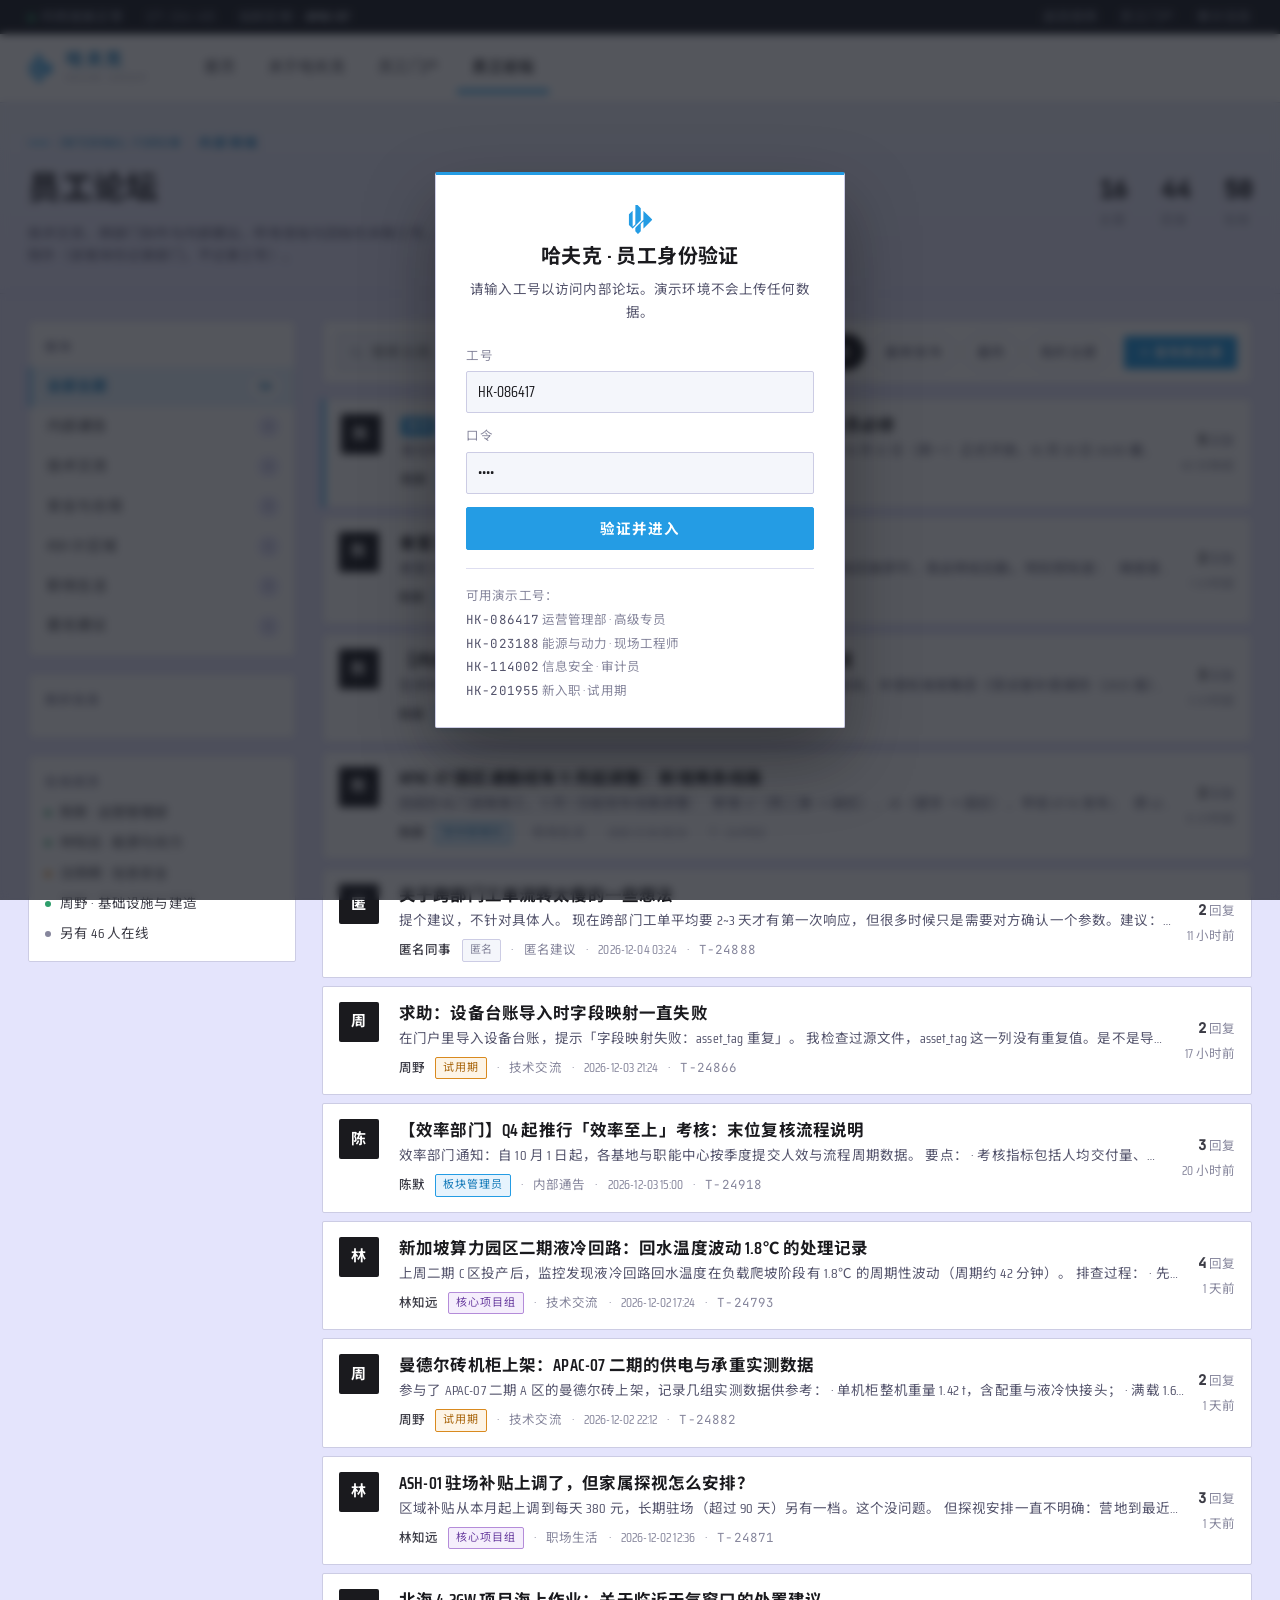
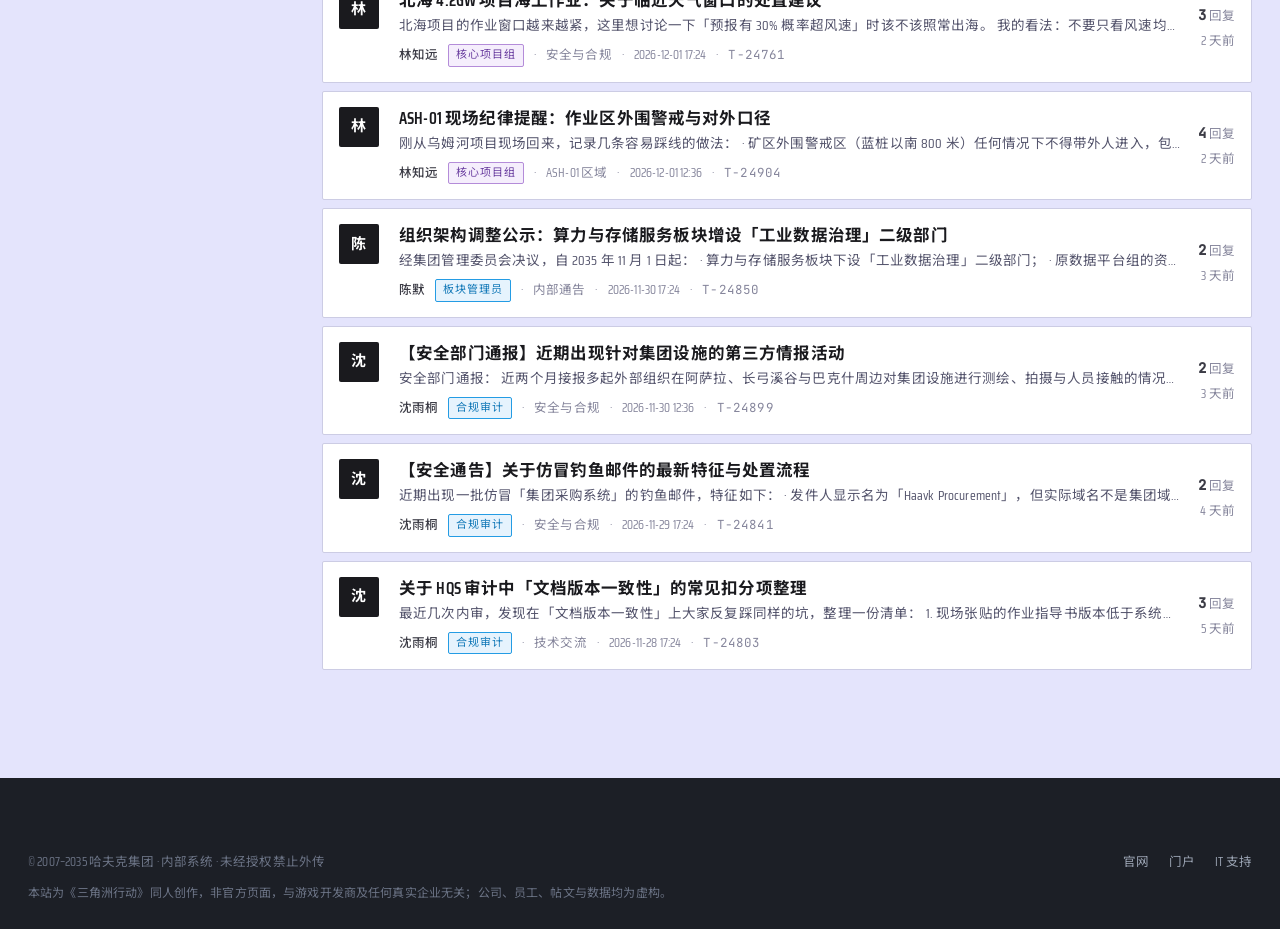
<file: forum.html>
<!DOCTYPE html>
<html lang="zh-CN">
<head>
<meta charset="UTF-8">
<meta name="viewport" content="width=device-width, initial-scale=1">
<title>员工论坛 · 哈夫克集团</title>
<link rel="stylesheet" href="assets/fonts-saira.css">
<link rel="stylesheet" href="assets/fonts-noto.css">
<link rel="stylesheet" href="assets/fonts-jetbrains.css">
<link rel="stylesheet" href="assets/style.css">
<link rel="stylesheet" href="assets/hero.css">
<link rel="stylesheet" href="assets/forum.css">
<link rel="icon" type="image/svg+xml" href="assets/favicon.svg">
</head>
<body class="forum-body">
<!--BRAND-SPRITE-START-->
<svg id="hv-sprite" xmlns="http://www.w3.org/2000/svg" style="display:none" aria-hidden="true">
  <symbol id="hv-emblem" viewBox="0 0 458 564">
    <path fill="currentColor" fill-rule="evenodd" d="M130.0 0.0L128.0 375.0L77.0 424.0L76.0 115.0L74.0 114.0L0.0 187.0L0.0 383.0L74.0 457.0L78.0 457.0L235.0 299.0L234.0 62.0L173.0 0.0Z M288.0 116.0L286.0 118.0L285.0 287.0L148.0 423.0L128.0 447.0L128.0 512.0L178.0 564.0L191.0 554.0L234.0 510.0L234.0 375.0L235.0 370.0L262.0 341.0L286.0 321.0L286.0 454.0L289.0 457.0L458.0 288.0L452.0 278.0L404.0 229.0Z"/>
  </symbol>
  <symbol id="hv-wordmark" viewBox="0 0 445.88 99.5">
    <path fill="currentColor" fill-rule="evenodd" d="M107.50 19.62 107.50 18.38 107.25 17.19 106.75 16.06 106.00 15.00 105.00 14.00 102.44 13.19 98.31 12.56 92.62 12.12 85.38 11.88 79.81 11.81 75.94 11.94 73.75 12.25 73.25 12.75 72.81 14.75 72.44 18.25 72.12 23.25 71.88 29.75 71.19 35.19 70.06 39.56 68.50 42.88 66.50 45.12 65.06 47.00 64.19 48.50 63.88 49.62 64.12 50.38 64.06 51.19 63.69 52.06 63.00 53.00 62.00 54.00 61.25 54.94 60.75 55.81 60.50 56.62 60.50 57.38 60.31 58.19 59.94 59.06 59.38 60.00 58.62 61.00 58.44 62.00 58.81 63.00 59.75 64.00 61.25 65.00 62.62 65.62 63.88 65.88 65.00 65.75 66.00 65.25 67.06 65.00 68.19 65.00 69.38 65.25 70.62 65.75 71.56 67.81 72.19 71.44 72.50 76.62 72.50 83.38 72.69 88.81 73.06 92.94 73.62 95.75 74.38 97.25 76.69 98.38 80.56 99.12 86.00 99.50 93.00 99.50 98.44 99.31 102.31 98.94 104.62 98.38 105.38 97.62 106.25 97.25 107.25 97.25 108.38 97.62 109.62 98.38 112.19 98.94 116.06 99.31 121.25 99.50 127.75 99.50 133.00 99.19 137.00 98.56 139.75 97.62 141.25 96.38 142.75 94.56 144.25 92.19 145.75 89.25 147.25 85.75 148.56 83.00 149.69 81.00 150.62 79.75 151.38 79.25 152.06 78.56 152.69 77.69 153.25 76.62 153.75 75.38 154.31 74.44 154.94 73.81 155.62 73.50 156.38 73.50 157.19 74.19 158.06 75.56 159.00 77.62 160.00 80.38 160.94 82.56 161.81 84.19 162.62 85.25 163.38 85.75 164.38 86.88 165.62 88.62 167.12 91.00 168.88 94.00 172.06 96.31 176.69 97.94 182.75 98.88 190.25 99.12 196.06 99.19 200.19 99.06 202.62 98.75 203.38 98.25 204.00 97.62 204.50 96.88 204.88 96.00 205.12 95.00 204.69 93.50 203.56 91.50 201.75 89.00 199.25 86.00 197.38 83.50 196.12 81.50 195.50 80.00 195.50 79.00 195.00 77.56 194.00 75.69 192.50 73.38 190.50 70.62 188.88 68.12 187.62 65.88 186.75 63.88 186.25 62.12 185.50 60.38 184.50 58.62 183.25 56.88 181.75 55.12 180.50 53.38 179.50 51.62 178.75 49.88 178.25 48.12 177.62 46.69 176.88 45.56 176.00 44.75 175.00 44.25 174.19 43.62 173.56 42.88 173.12 42.00 172.88 41.00 172.50 40.06 172.00 39.19 171.38 38.38 170.62 37.62 170.06 36.69 169.69 35.56 169.50 34.25 169.50 32.75 169.12 31.31 168.38 29.94 167.25 28.62 165.75 27.38 164.38 25.88 163.12 24.12 162.00 22.12 161.00 19.88 160.00 17.94 159.00 16.31 158.00 15.00 157.00 14.00 156.06 13.38 155.19 13.12 154.38 13.25 153.62 13.75 152.81 14.75 151.94 16.25 151.00 18.25 150.00 20.75 149.00 22.81 148.00 24.44 147.00 25.62 146.00 26.38 145.06 27.50 144.19 29.00 143.38 30.88 142.62 33.12 141.56 35.50 140.19 38.00 138.50 40.62 136.50 43.38 134.94 45.69 133.81 47.56 133.12 49.00 132.88 50.00 132.50 50.88 132.00 51.62 131.38 52.25 130.62 52.75 130.00 53.44 129.50 54.31 129.12 55.38 128.88 56.62 128.44 57.75 127.81 58.75 127.00 59.62 126.00 60.38 125.25 61.19 124.75 62.06 124.50 63.00 124.50 64.00 124.19 65.31 123.56 66.94 122.62 68.88 121.38 71.12 120.25 73.06 119.25 74.69 118.38 76.00 117.62 77.00 116.88 77.75 116.12 78.25 115.38 78.50 114.62 78.50 113.88 79.19 113.12 80.56 112.38 82.62 111.62 85.38 110.81 87.50 109.94 89.00 109.00 89.88 108.00 90.12 107.31 86.00 106.94 77.50 106.88 64.62 107.12 47.38 107.31 34.12 107.44 24.88ZM269.00 49.88 270.00 52.12 271.25 54.50 272.75 57.00 274.50 59.62 276.50 62.38 278.00 64.62 279.00 66.38 279.50 67.62 279.50 68.38 280.06 69.62 281.19 71.38 282.88 73.62 285.12 76.38 286.88 78.81 288.12 80.94 288.88 82.75 289.12 84.25 289.62 85.69 290.38 87.06 291.38 88.38 292.62 89.62 293.75 90.94 294.75 92.31 295.62 93.75 296.38 95.25 297.19 96.38 298.06 97.12 299.00 97.50 300.00 97.50 301.19 96.88 302.56 95.62 304.12 93.75 305.88 91.25 307.31 88.94 308.44 86.81 309.25 84.88 309.75 83.12 310.62 81.19 311.88 79.06 313.50 76.75 315.50 74.25 317.00 72.19 318.00 70.56 318.50 69.38 318.50 68.62 318.88 67.44 319.62 65.81 320.75 63.75 322.25 61.25 323.69 59.12 325.06 57.38 326.38 56.00 327.62 55.00 328.56 54.00 329.19 53.00 329.50 52.00 329.50 51.00 329.75 49.75 330.25 48.25 331.00 46.50 332.00 44.50 332.94 42.88 333.81 41.62 334.62 40.75 335.38 40.25 336.31 39.06 337.44 37.19 338.75 34.62 340.25 31.38 341.62 28.81 342.88 26.94 344.00 25.75 345.00 25.25 345.81 29.31 346.44 37.94 346.88 51.12 347.12 68.88 347.50 82.44 348.00 91.81 348.62 97.00 349.38 98.00 351.69 98.75 355.56 99.25 361.00 99.50 368.00 99.50 373.44 99.38 377.31 99.12 379.62 98.75 380.38 98.25 381.06 97.56 381.69 96.69 382.25 95.62 382.75 94.38 383.12 88.69 383.38 78.56 383.50 64.00 383.50 45.00 383.25 30.50 382.75 20.50 382.00 15.00 381.00 14.00 376.25 13.25 367.75 12.75 355.50 12.50 339.50 12.50 327.31 12.69 318.94 13.06 314.38 13.62 313.62 14.38 312.81 15.62 311.94 17.38 311.00 19.62 310.00 22.38 309.06 24.56 308.19 26.19 307.38 27.25 306.62 27.75 306.00 28.50 305.50 29.50 305.12 30.75 304.88 32.25 304.31 33.69 303.44 35.06 302.25 36.38 300.75 37.62 299.50 38.12 298.50 37.88 297.75 36.88 297.25 35.12 296.06 32.62 294.19 29.38 291.62 25.38 288.38 20.62 284.12 16.94 278.88 14.31 272.62 12.75 265.38 12.25 259.69 12.06 255.56 12.19 253.00 12.62 252.00 13.38 251.25 14.12 250.75 14.88 250.50 15.62 250.50 16.38 251.56 18.75 253.69 22.75 256.88 28.38 261.12 35.62 264.56 41.62 267.19 46.38ZM275.50 91.00 275.50 90.00 275.19 88.88 274.56 87.62 273.62 86.25 272.38 84.75 271.44 83.38 270.81 82.12 270.50 81.00 270.50 80.00 270.25 79.06 269.75 78.19 269.00 77.38 268.00 76.62 267.19 75.75 266.56 74.75 266.12 73.62 265.88 72.38 265.12 70.75 263.88 68.75 262.12 66.38 259.88 63.62 258.19 61.31 257.06 59.44 256.50 58.00 256.50 57.00 256.25 56.00 255.75 55.00 255.00 54.00 254.00 53.00 253.12 51.81 252.38 50.44 251.75 48.88 251.25 47.12 250.62 45.56 249.88 44.19 249.00 43.00 248.00 42.00 247.00 40.69 246.00 39.06 245.00 37.12 244.00 34.88 242.75 32.50 241.25 30.00 239.50 27.38 237.50 24.62 236.00 22.19 235.00 20.06 234.50 18.25 234.50 16.75 234.31 15.50 233.94 14.50 233.38 13.75 232.62 13.25 231.75 13.00 230.75 13.00 229.62 13.25 228.38 13.75 227.31 14.31 226.44 14.94 225.75 15.62 225.25 16.38 224.94 17.06 224.81 17.69 224.88 18.25 225.12 18.75 225.12 19.31 224.88 19.94 224.38 20.62 223.62 21.38 223.00 22.19 222.50 23.06 222.12 24.00 221.88 25.00 221.44 25.94 220.81 26.81 220.00 27.62 219.00 28.38 218.25 29.19 217.75 30.06 217.50 31.00 217.50 32.00 217.38 32.81 217.12 33.44 216.75 33.88 216.25 34.12 215.44 35.06 214.31 36.69 212.88 39.00 211.12 42.00 209.81 44.44 208.94 46.31 208.50 47.62 208.50 48.38 208.25 49.19 207.75 50.06 207.00 51.00 206.00 52.00 204.75 53.69 203.25 56.06 201.50 59.12 199.50 62.88 198.88 67.25 199.62 72.25 201.75 77.88 205.25 84.12 208.06 88.94 210.19 92.31 211.62 94.25 212.38 94.75 213.19 95.00 214.06 95.00 215.00 94.75 216.00 94.25 217.50 92.56 219.50 89.69 222.00 85.62 225.00 80.38 227.62 76.94 229.88 75.31 231.75 75.50 233.25 77.50 234.44 79.31 235.31 80.94 235.88 82.38 236.12 83.62 236.56 84.81 237.19 85.94 238.00 87.00 239.00 88.00 239.81 89.06 240.44 90.19 240.88 91.38 241.12 92.62 241.50 93.62 242.00 94.38 242.62 94.88 243.38 95.12 244.12 95.56 244.88 96.19 245.62 97.00 246.38 98.00 248.56 98.75 252.19 99.25 257.25 99.50 263.75 99.50 268.94 99.31 272.81 98.94 275.38 98.38 276.62 97.62 277.56 96.94 278.19 96.31 278.50 95.75 278.50 95.25 278.31 94.75 277.94 94.25 277.38 93.75 276.62 93.25 276.06 92.62 275.69 91.88ZM437.50 99.50 439.50 99.50 441.25 99.12 442.75 98.38 444.00 97.25 445.00 95.75 445.38 94.19 445.12 92.56 444.25 90.88 442.75 89.12 441.62 87.62 440.88 86.38 440.50 85.38 440.50 84.62 439.81 83.06 438.44 80.69 436.38 77.50 433.62 73.50 431.31 69.94 429.44 66.81 428.00 64.12 427.00 61.88 426.25 59.88 425.75 58.12 425.50 56.62 425.50 55.38 425.56 54.19 425.69 53.06 425.88 52.00 426.12 51.00 426.88 49.50 428.12 47.50 429.88 45.00 432.12 42.00 433.88 39.44 435.12 37.31 435.88 35.62 436.12 34.38 437.00 32.44 438.50 29.81 440.62 26.50 443.38 22.50 445.12 19.25 445.88 16.75 445.62 15.00 444.38 14.00 441.81 13.19 437.94 12.56 432.75 12.12 426.25 11.88 421.06 11.94 417.19 12.31 414.62 13.00 413.38 14.00 412.44 14.88 411.81 15.62 411.50 16.25 411.50 16.75 411.31 17.25 410.94 17.75 410.38 18.25 409.62 18.75 408.62 19.81 407.38 21.44 405.88 23.62 404.12 26.38 402.81 28.69 401.94 30.56 401.50 32.00 401.50 33.00 401.19 34.06 400.56 35.19 399.62 36.38 398.38 37.62 397.38 38.88 396.62 40.12 396.12 41.38 395.88 42.62 395.44 43.81 394.81 44.94 394.00 46.00 393.00 47.00 392.06 48.25 391.19 49.75 390.38 51.50 389.62 53.50 389.88 56.50 391.12 60.50 393.38 65.50 396.62 71.50 399.25 76.12 401.25 79.38 402.62 81.25 403.38 81.75 404.06 82.56 404.69 83.69 405.25 85.12 405.75 86.88 406.56 88.75 407.69 90.75 409.12 92.88 410.88 95.12 413.50 96.88 417.00 98.12 421.38 98.88 426.62 99.12 431.06 99.31 434.69 99.44ZM12.12 65.62 11.88 76.38 11.81 84.75 11.94 90.75 12.25 94.38 12.75 95.62 13.25 96.69 13.75 97.56 14.25 98.25 14.75 98.75 16.94 99.12 20.81 99.38 26.38 99.50 33.62 99.50 39.31 99.00 43.44 98.00 46.00 96.50 47.00 94.50 47.62 88.12 47.88 77.38 47.75 62.25 47.25 42.75 46.69 28.00 46.06 18.00 45.38 12.75 44.62 12.25 42.50 11.88 39.00 11.62 34.12 11.50 27.88 11.50 22.75 11.75 18.75 12.25 15.88 13.00 14.12 14.00 12.88 16.88 12.12 21.62 11.88 28.25 12.12 36.75 12.25 45.81 12.25 55.44Z"/>
  </symbol>
</svg>
<!--BRAND-SPRITE-END-->

<!-- ============ 顶部公告 ============ -->
<div class="topbar">
  <div class="wrap">
    <div class="ticker">
      <span><span class="dot"></span>内网连接正常</span>
      <span class="mono" id="clock">--:--:--</span>
      <span>当前区域：<b style="color:#C9D0DA">APAC-07</b></span>
    </div>
    <div class="ticker">
      <a href="index.html">返回官网</a>
      <a href="portal.html">员工门户</a>
      <a href="#" id="lnk-audit">审计日志</a>
    </div>
  </div>
</div>

<!-- ============ 导航 ============ -->
<nav class="nav">
  <div class="wrap">
    <a class="brand" href="index.html">
      <span class="brand-mark"><svg class="brand-glyph" viewBox="0 0 458 564" aria-hidden="true"><use href="#hv-emblem"/></svg></span>
      <span class="brand-text">
        <span class="brand-zh">哈夫克</span><br>
        <span class="brand-en">Haavk Group</span>
      </span>
    </a>
    <ul class="nav-links">
      <li><a href="index.html">首页</a></li>
      <li><a href="about.html">关于哈夫克</a></li>
      <li><a href="portal.html">员工门户</a></li>
      <li><a class="on" href="forum.html">员工论坛</a></li>
    </ul>
    <div class="nav-act" id="nav-user"></div>
  </div>
</nav>

<!-- ============ 论坛头部 ============ -->
<div class="forum-head">
  <div class="wrap">
    <div class="flex between center wrapf gap20">
      <div>
        <div class="eyebrow">Internal Forum · 内部网络</div>
        <h1 class="forum-title">员工论坛</h1>
        <p class="small mut" style="max-width:640px">
          技术交流、跨部门协作与内部建议。所有发帖与回帖均关联工号，并留存审计记录；
          「匿名建议」板块除外（该板块仅记录部门，不记录工号）。
        </p>
      </div>
      <div class="forum-head-stats">
        <div><div class="mono k" id="st-threads">–</div><div class="l">主题</div></div>
        <div><div class="mono k" id="st-replies">–</div><div class="l">回复</div></div>
        <div><div class="mono k" id="st-online">–</div><div class="l">在线</div></div>
      </div>
    </div>
  </div>
</div>

<!-- ============ 主体 ============ -->
<main class="wrap forum-main">

  <!-- 左侧栏 -->
  <aside class="forum-side">
    <div class="side-block">
      <h4>板块</h4>
      <ul class="side-list" id="board-list"></ul>
    </div>

    <div class="side-block">
      <h4>我的信息</h4>
      <div id="me-card" class="me-card"></div>
    </div>

    <div class="side-block">
      <h4>在线成员</h4>
      <ul class="online-list" id="online-list"></ul>
    </div>
  </aside>

  <!-- 右侧主区 -->
  <section class="forum-feed">

    <!-- 工具栏 -->
    <div class="feed-bar">
      <div class="search-box">
        <svg width="15" height="15" viewBox="0 0 24 24" fill="none" stroke="currentColor" stroke-width="2"><circle cx="11" cy="11" r="7"/><path d="m20 20-3.5-3.5"/></svg>
        <input id="q" type="search" placeholder="搜索主题、作者或内容…">
      </div>
      <div class="feed-sorts" id="sorts">
        <button class="chip on" data-sort="last">最新回复</button>
        <button class="chip" data-sort="new">最新发布</button>
        <button class="chip" data-sort="hot">最热</button>
        <button class="chip" data-sort="mine">我的主题</button>
      </div>
      <button class="btn btn-primary btn-sm" id="btn-new">＋ 发布新主题</button>
    </div>

    <!-- 发帖表单 -->
    <div class="compose" id="compose" hidden>
      <div class="compose-head flex between center">
        <b>发布新主题</b>
        <button class="x-btn" id="compose-close" title="关闭">✕</button>
      </div>
      <div class="compose-body">
        <div class="field">
          <label>板块</label>
          <select id="c-board"></select>
        </div>
        <div class="field">
          <label>标题</label>
          <input id="c-title" maxlength="80" placeholder="一句话说清问题或主题（80 字内）">
        </div>
        <div class="field">
          <label>正文</label>
          <textarea id="c-body" rows="6" placeholder="补充背景、已尝试的做法、期望的结果…"></textarea>
        </div>
        <div class="flex between center wrapf gap12">
          <label class="mini-check"><input type="checkbox" id="c-pin" disabled> 置顶（需板块管理员权限）</label>
          <div class="flex gap12">
            <button class="btn btn-sm" id="compose-cancel">取消</button>
            <button class="btn btn-primary btn-sm" id="compose-submit">发布</button>
          </div>
        </div>
      </div>
    </div>

    <!-- 主题列表 -->
    <div id="threads"></div>
    <div id="empty" class="empty" hidden>没有符合条件的主题</div>

    <!-- 详情 -->
    <div id="detail" class="detail" hidden></div>
  </section>
</main>

<!-- ============ 登录遮罩 ============ -->
<div class="auth-mask" id="auth">
  <div class="auth-card">
    <div class="brand" style="justify-content:center;margin-bottom:6px">
      <span class="brand-mark"><svg class="brand-glyph" viewBox="0 0 458 564" aria-hidden="true"><use href="#hv-emblem"/></svg></span>
    </div>
    <h2>哈夫克 · 员工身份验证</h2>
    <p class="small mut tc" style="margin-bottom:22px">
      请输入工号以访问内部论坛。演示环境不会上传任何数据。
    </p>
    <div class="field">
      <label>工号</label>
      <input id="a-id" placeholder="例如 HK-086417" value="HK-086417">
    </div>
    <div class="field">
      <label>口令</label>
      <input id="a-pw" type="password" placeholder="任意输入（演示）" value="demo">
    </div>
    <button class="btn btn-primary" id="a-go" style="width:100%;justify-content:center">验证并进入</button>
    <div class="auth-hint">
      可用演示工号：<br>
      <span class="mono">HK-086417</span> 运营管理部 · 高级专员<br>
      <span class="mono">HK-023188</span> 能源与动力 · 现场工程师<br>
      <span class="mono">HK-114002</span> 信息安全 · 审计员<br>
      <span class="mono">HK-201955</span> 新入职 · 试用期
    </div>
  </div>
</div>

<footer class="foot" style="margin-top:60px">
  <div class="wrap">
    <div class="foot-bottom" style="margin-top:0;border-top:none">
      <div>© 2007–2035 哈夫克集团 · 内部系统 · 未经授权禁止外传</div>
      <div class="flex gap20 wrapf"><a href="index.html">官网</a><a href="portal.html">门户</a><a href="#">IT 支持</a></div>
    </div>
    <p class="disclaimer">
      本站为《三角洲行动》同人创作，非官方页面，与游戏开发商及任何真实企业无关；公司、员工、帖文与数据均为虚构。
    </p>
  </div>
</footer>















<!--INLINE-START-->
<script>
/* ============================================================
   哈夫克集团 · 官网共享脚本
   ============================================================ */

/* 顶层用 var 声明，使其成为 window.Haavk，供 forum.js / portal.js 读取 */
var Haavk = (() => {

  /* ---------- 轻量提示 ---------- */
  function toast(msg, ms = 2400) {
    let el = document.getElementById('hk-toast');
    if (!el) {
      el = document.createElement('div');
      el.id = 'hk-toast';
      el.style.cssText = [
        'position:fixed', 'left:50%', 'bottom:38px', 'transform:translateX(-50%) translateY(14px)',
        'background:#1C1F26', 'color:#fff', 'padding:11px 20px', 'font-size:14px',
        'letter-spacing:.04em', 'border-left:3px solid #249CE4', 'border-radius:2px',
        'box-shadow:0 12px 30px rgba(0,0,0,.28)', 'opacity:0', 'transition:.22s',
        'z-index:9999', 'pointer-events:none', 'max-width:80vw'
      ].join(';');
      document.body.appendChild(el);
    }
    el.textContent = msg;
    requestAnimationFrame(() => {
      el.style.opacity = '1';
      el.style.transform = 'translateX(-50%) translateY(0)';
    });
    clearTimeout(el._t);
    el._t = setTimeout(() => {
      el.style.opacity = '0';
      el.style.transform = 'translateX(-50%) translateY(14px)';
    }, ms);
  }

  /* ---------- 顶栏时钟与周数 ---------- */
  function startClock() {
    const c = document.getElementById('clock');
    const w = document.getElementById('week');
    const tick = () => {
      const d = new Date();
      if (c) c.textContent = d.toLocaleTimeString('zh-CN', { hour12: false });
      if (w) {
        const start = new Date(d.getFullYear(), 0, 1);
        const n = Math.ceil(((d - start) / 86400000 + start.getDay() + 1) / 7);
        w.textContent = String(n).padStart(2, '0');
      }
    };
    tick();
    setInterval(tick, 1000);
  }

  /* ---------- 本地存储 ---------- */
  const store = {
    get(k, dflt) {
      try { const v = localStorage.getItem('haavk:' + k); return v ? JSON.parse(v) : dflt; }
      catch (e) { return dflt; }
    },
    set(k, v) {
      try { localStorage.setItem('haavk:' + k, JSON.stringify(v)); } catch (e) {}
    },
    del(k) { try { localStorage.removeItem('haavk:' + k); } catch (e) {} }
  };

  /* ---------- 时间格式 ---------- */
  function ago(ts) {
    const s = Math.floor((Date.now() - ts) / 1000);
    if (s < 60) return '刚刚';
    if (s < 3600) return Math.floor(s / 60) + ' 分钟前';
    if (s < 86400) return Math.floor(s / 3600) + ' 小时前';
    if (s < 86400 * 30) return Math.floor(s / 86400) + ' 天前';
    const d = new Date(ts);
    return `${d.getFullYear()}-${String(d.getMonth() + 1).padStart(2, '0')}-${String(d.getDate()).padStart(2, '0')}`;
  }

  function fmt(ts) {
    const d = new Date(ts);
    const p = n => String(n).padStart(2, '0');
    return `${d.getFullYear()}-${p(d.getMonth() + 1)}-${p(d.getDate())} ${p(d.getHours())}:${p(d.getMinutes())}`;
  }

  /* ---------- 工号工具 ---------- */
  function fmtId(n) { return 'HK-' + String(n).padStart(6, '0'); }

  /* ---------- 转义 ---------- */
  function esc(s) {
    return String(s).replace(/[&<>"']/g, c => (
      { '&': '&amp;', '<': '&lt;', '>': '&gt;', '"': '&quot;', "'": '&#39;' }[c]
    ));
  }

  document.addEventListener('DOMContentLoaded', startClock);

  return { toast, store, ago, fmt, fmtId, esc };
})();

</script>
<script>
/* ============================================================
   哈夫克集团 · 首页主视觉轮播 + 全站丝滑动效
   依赖：无（原生 JS）。可安全地在 file:// 下运行。
   ============================================================ */
(function () {
  'use strict';

  var doc = document;
  var body = doc.body;
  var reduce = window.matchMedia && window.matchMedia('(prefers-reduced-motion: reduce)').matches;

  /* ---------- 1. 顶部滚动进度条 ---------- */
  var bar = doc.createElement('div');
  bar.className = 'hk-progress';
  bar.setAttribute('aria-hidden', 'true');
  body.appendChild(bar);

  /* ---------- 2. 主视觉轮播 ---------- */
  var hero = doc.getElementById('hero');
  var slides = hero ? [].slice.call(hero.querySelectorAll('.slide')) : [];
  var dots = doc.getElementById('hero-dots');
  var dotEls = dots ? [].slice.call(dots.querySelectorAll('.dot')) : [];
  var cur = 0;
  var timer = null;
  var STEP = 6400;              /* 每屏停留时间（毫秒） */

  /* 确定性开关（也方便截图/演示）：
     ?still=1   不自动轮播            ?slide=2  直接停在第 N 屏（1 起数） */
  var q = {};
  try {
    new URLSearchParams(window.location.search).forEach(function (v, k) { q[k] = v; });
  } catch (e) {}
  var still = /^(1|true|yes)$/i.test(q.still || '');
  var pinned = parseInt(q.slide || '0', 10);
  if (/^(1|true|yes)$/i.test(q.nofx || '')) {
    doc.documentElement.classList.add('no-fx');
    reduce = true;
  }
  if (q.art) doc.documentElement.setAttribute('data-art', q.art);

  function show(i, instant) {
    if (!slides.length) return;
    i = ((i % slides.length) + slides.length) % slides.length;
    if (i === cur && !instant) return;
    slides.forEach(function (s, k) {
      var on = (k === i);
      s.classList.toggle('on', on);
      s.setAttribute('aria-hidden', on ? 'false' : 'true');
    });
    dotEls.forEach(function (d, k) {
      var on = (k === i);
      d.classList.toggle('on', on);
      d.setAttribute('aria-selected', on ? 'true' : 'false');
    });
    cur = i;
  }

  function play() {
    if (reduce || still || pinned > 0 || slides.length < 2) return;
    stop();
    timer = window.setInterval(function () { show(cur + 1); }, STEP);
  }
  function stop() { if (timer) { window.clearInterval(timer); timer = null; } }

  if (slides.length) {
    show(pinned > 0 ? pinned - 1 : 0, true);
    play();
    dotEls.forEach(function (d) {
      d.addEventListener('click', function () {
        show(parseInt(d.getAttribute('data-go'), 10) || 0);
        play();
      });
    });
    var deck = doc.getElementById('hero-deck');
    if (deck) {
      deck.addEventListener('mouseenter', stop);
      deck.addEventListener('mouseleave', play);
    }
    /* 手机上左右滑动切屏 */
    var x0 = null;
    hero.addEventListener('touchstart', function (e) { x0 = e.touches[0].clientX; }, { passive: true });
    hero.addEventListener('touchend', function (e) {
      if (x0 === null) return;
      var dx = e.changedTouches[0].clientX - x0;
      if (Math.abs(dx) > 45) { show(cur + (dx < 0 ? 1 : -1)); play(); }
      x0 = null;
    }, { passive: true });
    /* 切走标签页时暂停，回来再继续 */
    doc.addEventListener('visibilitychange', function () { doc.hidden ? stop() : play(); });
  }

  /* ---------- 3. 滚动进场 ---------- */
  var revealEls = [].slice.call(doc.querySelectorAll('[data-reveal], .reveal-stagger'));
  if (reduce || !('IntersectionObserver' in window)) {
    revealEls.forEach(function (el) { el.classList.add('is-in'); });
  } else {
    var io = new IntersectionObserver(function (entries) {
      entries.forEach(function (en) {
        if (!en.isIntersecting) return;
        var el = en.target;
        var d = parseInt(el.getAttribute('data-delay') || '0', 10);
        if (d) el.style.transitionDelay = d + 'ms';
        el.classList.add('is-in');
        io.unobserve(el);
      });
    }, { rootMargin: '0px 0px -8% 0px', threshold: 0.08 });
    revealEls.forEach(function (el) { io.observe(el); });
  }

  /* ---------- 4. 数字滚动 ---------- */
  function countUp(el) {
    var target = parseFloat(el.getAttribute('data-count'));
    if (isNaN(target)) return;
    var num = el.querySelector('.k-num') || el;      /* 只改数字节点，后缀 <small> 保持不动 */
    var m = /\.(\d+)/.exec(num.textContent || '');
    var dec = m ? m[1].length : 0;
    var dur = 1300;
    var t0 = null;
    function frame(t) {
      if (t0 === null) t0 = t;
      var p = Math.min(1, (t - t0) / dur);
      var e = 1 - Math.pow(1 - p, 3);
      var v = target * e;
      num.textContent = v.toLocaleString('en-US', { minimumFractionDigits: dec, maximumFractionDigits: dec });
      if (p < 1) window.requestAnimationFrame(frame);
    }
    window.requestAnimationFrame(frame);
  }
  var counters = [].slice.call(doc.querySelectorAll('[data-count]'));
  if (counters.length && !reduce && 'IntersectionObserver' in window) {
    var io2 = new IntersectionObserver(function (entries) {
      entries.forEach(function (en) {
        if (!en.isIntersecting) return;
        countUp(en.target);
        io2.unobserve(en.target);
      });
    }, { threshold: 0.4 });
    counters.forEach(function (el) { io2.observe(el); });
  }

  /* ---------- 5. 吸顶状态 + 进度 ---------- */
  var ticking = false;
  function onScroll() {
    var y = window.pageYOffset || doc.documentElement.scrollTop;
    var h = doc.documentElement.scrollHeight - window.innerHeight;
    var p = h > 0 ? Math.min(1, y / h) : 0;
    bar.style.transform = 'scaleX(' + p.toFixed(4) + ')';
    if (y > 40) body.classList.add('hk-scrolled');
    else body.classList.remove('hk-scrolled');
    ticking = false;
  }
  window.addEventListener('scroll', function () {
    if (ticking) return;
    ticking = true;
    window.requestAnimationFrame(onScroll);
  }, { passive: true });
  onScroll();

  /* ---------- 6. 锚点平滑滚动（补偿吸顶导航高度） ---------- */
  doc.addEventListener('click', function (e) {
    var a = e.target.closest ? e.target.closest('a[href^="#"]') : null;
    if (!a) return;
    var id = a.getAttribute('href');
    if (!id || id === '#') return;
    var t = doc.querySelector(id);
    if (!t) return;
    e.preventDefault();
    var nav = doc.querySelector('.nav');
    var off = (nav ? nav.getBoundingClientRect().height : 0) + 8;
    var top = t.getBoundingClientRect().top + (window.pageYOffset || 0) - off;
    window.scrollTo({ top: top, behavior: reduce ? 'auto' : 'smooth' });
    if (history.replaceState) history.replaceState(null, '', id);
  });
})();

</script>
<script>
/* ============================================================
   哈夫克集团 · 员工论坛逻辑
   ============================================================ */
(() => {
  const H = window.Haavk;
  const { esc, ago, fmt, toast, store } = H;

  /* ---------------- 员工档案（演示数据） ---------------- */
  const EMPLOYEES = {
    'HK-086417': { name: '陈默',   dept: '运营管理部',     title: '高级专员',     role: 'admin',  roleText: '板块管理员', region: 'APAC-07', years: 6 },
    'HK-023188': { name: '林知远', dept: '能源与动力',     title: '现场工程师',   role: 'core',   roleText: '核心项目组', region: 'EMEA-02', years: 9 },
    'HK-114002': { name: '沈雨桐', dept: '信息安全',       title: '审计员',       role: 'audit',  roleText: '合规审计',   region: 'HQ',      years: 4 },
    'HK-201955': { name: '周野',   dept: '基础设施与建造', title: '见习工程师',   role: 'intern', roleText: '试用期',     region: 'APAC-07', years: 0 }
  };

  /* ---------------- 板块 ---------------- */
  const BOARDS = [
    { id: 'all',       name: '全部主题',      desc: '所有板块' },
    { id: 'notice',    name: '内部通告',      desc: '集团级通知与公示' },
    { id: 'tech',      name: '技术交流',      desc: '工程、研发与现场经验' },
    { id: 'safety',    name: '安全与合规',    desc: '安全通告、合规问答' },
    { id: 'ash',       name: 'ASH-01 区域',   desc: '阿萨拉区域作业与口径（受限）' },
    { id: 'life',      name: '职场生活',      desc: '后勤、通勤、福利' },
    { id: 'anon',      name: '匿名建议',      desc: '仅记录部门，不记录工号' }
  ];

  /* ---------------- 初始主题（演示数据） ---------------- */
  const HOUR = 3600e3, DAY = 864e5;
  const T0 = Date.now();

  const SEED = [
    {
      id: 'T-24817', board: 'notice', pinned: true,
      title: '【集团通告】Q4 全员安全复训将于 10 月 12 日开始，全员必修',
      author: 'HK-086417', ts: T0 - 6 * HOUR,
      body: `各位同事：

按照集团 HQS 体系的年度要求，第四季度全员安全复训将于 10 月 12 日（周一）正式开放，10 月 30 日 24:00 截止。

要点如下：
1. 本次复训为【必修】，未完成将影响门禁权限与季度考核；
2. 课程共 4 个模块，预计总时长 95 分钟，支持分段完成；
3. 现场作业岗位（含外包驻场）需额外完成模块 5「高风险作业许可」；
4. 完成后系统自动写入培训档案，无需手工提交。

入口：员工门户 → 培训中心 → 2035-Q4 安全复训
如遇课程无法加载，请先联系本部门 IT 联络员，再提交工单，避免重复提交。`,
      replies: [
        { author: 'HK-023188', ts: T0 - 5 * HOUR, text: '现场岗的模块 5 这次是新增的吗？去年没看到这一项。' },
        { author: 'HK-086417', ts: T0 - 4.6 * HOUR, text: '是新增的。今年北海项目出了两起未遂事件，调查建议里明确要求强化作业许可培训，所以这次把模块 5 单列出来。' },
        { author: 'HK-114002', ts: T0 - 4.1 * HOUR, text: '补充一点：审计口径上，模块 5 的完成记录会作为现场检查的抽查项，请各区域负责人提前确认名单。' },
        { author: 'HK-201955', ts: T0 - 1.2 * HOUR, text: '试用期员工也需要完成吗？' },
        { author: 'HK-086417', ts: T0 - 40 * 60e3, text: '需要。试用期同样计入必修名单，但考核权重按入职时间折算，具体见门户说明。' }
      ]
    },
    {
      id: 'T-24793', board: 'tech',
      title: '新加坡算力园区二期液冷回路：回水温度波动 1.8℃ 的处理记录',
      author: 'HK-023188', ts: T0 - 2 * DAY,
      body: `上周二期 C 区投产后，监控发现液冷回路回水温度在负载爬坡阶段有 1.8℃ 的周期性波动（周期约 42 分钟）。

排查过程：
· 先排除负载因素 —— 同期 IT 负载平稳，波动与业务侧无相关性；
· 校验流量计与温度探头，误差在 ±0.2℃ 内，排除仪表问题；
· 最终定位到二次侧泵组的一台变频泵 PID 参数沿用了旧厂区整定值，响应偏慢，与另外两台形成拍频。

处理：按厂家建议把积分时间从 18s 调到 9s，微分时间保持 0，波动收敛到 0.3℃ 以内。
代价是泵组切换时的冲击略大，已在 SOP 里加了切换前手动降载的步骤。

想问下有没有同事遇到过类似的拍频问题？我把三台泵的整定值整理成表格了，需要可以私信。`,
      replies: [
        { author: 'HK-086417', ts: T0 - 1.7 * DAY, text: '这个案例建议同步到知识库的「暖通与液冷」分类，比在论坛里翻要方便，后续项目投标也用得上。' },
        { author: 'HK-023188', ts: T0 - 1.6 * DAY, text: '已经提交了，还在等知识库评审。' },
        { author: 'HK-114002', ts: T0 - 1.1 * DAY, text: '提醒：修改 PID 参数属于变更管理范畴，请确认变更单已归档。审计时会抽查「变更单 ↔ SOP 版本」是否对应。' },
        { author: 'HK-023188', ts: T0 - 1.05 * DAY, text: '变更单 CHG-2035-0938，已归档，SOP 升到 V3.2。' }
      ]
    },
    {
      id: 'T-24761', board: 'safety',
      title: '北海 4.2GW 项目海上作业：关于临近天气窗口的处置建议',
      author: 'HK-023188', ts: T0 - 3 * DAY,
      body: `北海项目的作业窗口越来越紧，这里想讨论一下「预报有 30% 概率超风速」时该不该照常出海。

我的看法：不要只看风速均值，要看阵风上限和撤离时间。按我们的撤离预案，从最远作业点返回母船需要 55 分钟，所以真正的判据应该是「未来 2 小时内阵风超过 18m/s 的概率」。

上周我们按这个口径取消了一次出海，事后天气并没有变差，有同事觉得浪费了窗口。但我认为这个成本远低于一次应急撤离。

欢迎有海上作业经验的同事补充。`,
      replies: [
        { author: 'HK-114002', ts: T0 - 2.8 * DAY, text: '从合规角度支持这个判断。安全与合规板块的原则是：取消作业不需要理由充分，恢复作业才需要。' },
        { author: 'HK-086417', ts: T0 - 2.5 * DAY, text: '建议把这个判据写成一条判定规则，纳入现场作业手册，避免每次靠个人判断。' },
        { author: 'HK-023188', ts: T0 - 2.4 * DAY, text: '同意，草稿我已经贴在知识库了，编号 KB-WIND-0051。' }
      ]
    },
    {
      id: 'T-24902', board: 'life',
      title: 'APAC-07 园区通勤班车 11 月起调整：新增两条线路',
      author: 'HK-086417', ts: T0 - 9 * HOUR,
      body: `因园区北门道路施工，11 月 1 日起班车线路调整：

· 新增 L7（西二旗 → 园区）、L8（望京 → 园区），早班 07:10 发车；
· 原 L2 线路终点由北门改到东门，行车时间预计增加 6 分钟；
· 施工期预计 4 个月，恢复后另行通知。

班车实时位置可在门户 → 后勤服务 里查看。
对线路有建议的，直接在本帖回复，我会统一汇总给后勤。`,
      replies: [
        { author: 'HK-201955', ts: T0 - 7 * HOUR, text: 'L8 能不能加一站？望京西地铁口那边住的人不少。' },
        { author: 'HK-086417', ts: T0 - 6.5 * HOUR, text: '记下了，这周一起提。不过加站要看运力，可能要等下个月。' }
      ]
    },
    {
      id: 'T-24888', board: 'anon', title: '关于跨部门工单流转太慢的一些想法',
      author: 'ANON', ts: T0 - 14 * HOUR,
      body: `提个建议，不针对具体人。

现在跨部门工单平均要 2~3 天才有第一次响应，但很多时候只是需要对方确认一个参数。建议：
1. 给工单加一个「仅需确认」类型，目标响应时间 4 小时；
2. 超过承诺时间未响应的，自动升级到上一级主管，而不是等提交人催。

不知道流程上有没有障碍，想听听大家怎么看。`,
      replies: [
        { author: 'HK-086417', ts: T0 - 12 * HOUR, text: '这个建议方向是对的，我们内部讨论过类似的。主要顾虑是自动升级会放大管理成本，但「仅需确认」这个类型确实值得先做。' },
        { author: 'HK-114002', ts: T0 - 11 * HOUR, text: '补充一个前提：升级规则要写清楚时间口径（自然时间还是工作时间），否则容易产生争议。' }
      ]
    },
    {
      id: 'T-24850', board: 'notice', title: '组织架构调整公示：算力与存储服务板块增设「工业数据治理」二级部门',
      author: 'HK-086417', ts: T0 - 4 * DAY,
      body: `经集团管理委员会决议，自 2035 年 11 月 1 日起：

· 算力与存储服务板块下设「工业数据治理」二级部门；
· 原数据平台组的资产目录、主数据、数据质量三条线整体划入该部门；
· 相关同事的汇报线将在 10 月 25 日前由 HRBP 逐一沟通确认。

公示期 7 天（至 10 月 11 日）。如有异议，可通过员工门户提交，或直接联系所在部门 HRBP。`,
      replies: [
        { author: 'HK-201955', ts: T0 - 3.5 * DAY, text: '想确认一下，数据平台组的实习生会跟着一起划过去吗？' },
        { author: 'HK-086417', ts: T0 - 3.4 * DAY, text: '会。实习生一并划转，汇报线同样由 HRBP 沟通。' }
      ]
    },
    {
      id: 'T-24866', board: 'tech', title: '求助：设备台账导入时字段映射一直失败',
      author: 'HK-201955', ts: T0 - 20 * HOUR,
      body: `在门户里导入设备台账，提示「字段映射失败：asset_tag 重复」。

我检查过源文件，asset_tag 这一列没有重复值。是不是导入模板要求的格式和我用的不一样？模板里 asset_tag 举例是 HK-AS-000123 这种格式，我用的是纯数字。

有同事遇到过吗？`,
      replies: [
        { author: 'HK-114002', ts: T0 - 18 * HOUR, text: '纯数字会被系统判定为空值，因为 asset_tag 的校验规则要求前缀。改成 HK-AS- 开头再试。' },
        { author: 'HK-201955', ts: T0 - 17 * HOUR, text: '改完就成功了，谢谢！' }
      ]
    },
    {
      id: 'T-24841', board: 'safety', title: '【安全通告】关于仿冒钓鱼邮件的最新特征与处置流程',
      author: 'HK-114002', ts: T0 - 5 * DAY,
      body: `近期出现一批仿冒「集团采购系统」的钓鱼邮件，特征如下：

· 发件人显示名为「Haavk Procurement」，但实际域名不是集团域名；
· 正文要求点击链接「确认供应商资质更新」；
· 附件为 .html 文件，打开后是仿冒的登录页。

处置流程：
1. 不要点击链接或打开附件；
2. 通过邮件客户端「举报钓鱼」按钮上报；
3. 如已输入口令，立即在门户修改口令并提交工单，我们会强制下线该会话。

本月已拦截 37 封，请各位保持警惕。`,
      replies: [
        { author: 'HK-086417', ts: T0 - 4.6 * DAY, text: '已转发到部门群。建议把这批特征同步给外包驻场同事，他们对外部邮件更敏感。' },
        { author: 'HK-114002', ts: T0 - 4.5 * DAY, text: '好的，下周会出一份简版给驻场同事。' }
      ]
    },
    {
      id: 'T-24911', board: 'life', title: '食堂三楼新窗口试运营，征求口味反馈',
      author: 'HK-086417', ts: T0 - 2 * HOUR,
      body: `食堂三楼本周新开一个窗口（川湘风味），试运营两周。

反馈直接在这帖回复即可，我会转给后勤。特别想知道：
· 辣度是否需要分级？
· 出餐速度（目前高峰期约 6 分钟）能否接受？`,
      replies: [
        { author: 'HK-023188', ts: T0 - 1.5 * HOUR, text: '辣度一定要分级，现在的默认辣度对外地同事不太友好。' },
        { author: 'HK-201955', ts: T0 - 1 * HOUR, text: '出餐速度可以接受，比原来那个窗口快。' }
      ]
    },
    {
      id: 'T-24803', board: 'tech', title: '关于 HQS 审计中「文档版本一致性」的常见扣分项整理',
      author: 'HK-114002', ts: T0 - 6 * DAY,
      body: `最近几次内审，发现在「文档版本一致性」上大家反复踩同样的坑，整理一份清单：

1. 现场张贴的作业指导书版本低于系统里的最新版 —— 最高频问题；
2. SOP 修改后未同步更新对应的培训材料；
3. 变更单关闭了，但受影响的图纸没有升版；
4. 纸质记录表与电子模板字段不一致（通常是电子版加了字段，纸质没换）。

建议各部门在每次变更关闭时，多问一句「还有哪些地方引用了这份文件」。
需要的话我可以把这份清单做成检查表模板。`,
      replies: [
        { author: 'HK-086417', ts: T0 - 5.7 * DAY, text: '做成检查表吧，很实用。放到知识库「合规工具」分类下。' },
        { author: 'HK-023188', ts: T0 - 5.5 * DAY, text: '我们现场这边第 1 条确实常见，主要是换版后没人负责撕旧的。现在已经改成换版当天由班组长确认。' },
        { author: 'HK-114002', ts: T0 - 5.2 * DAY, text: '这个做法很好，我会写进下季度的最佳实践通报里。' }
      ]
    },
    {
      id: 'T-24925', board: 'notice', title: '【内部】reilink 项目第三阶段受试者招募启动，仅限内部通道',
      author: 'HK-086417', ts: T0 - 5 * HOUR,
      body: `生命科学与医疗板块 · 神经工程组通知：

第三阶段受试者招募自即日起启动，补偿标准按集团《受试者补偿细则（2035 版）》执行，入组评估统一在巴别塔医疗中心完成。

请特别注意以下三点：
1. 招募信息仅限内部参考，禁止转发至任何外部渠道、社交媒体或家属群；
2. 对外统一口径为「神经康复辅助设备公开研究」，不得使用「脑机接口临床试验」等表述；
3. 涉及受试者个人信息的材料，一律通过内部档案系统流转，不得使用个人邮箱或移动存储。

项目组联系人：生命科学与医疗板块 · 神经工程组（内线 4300）`,
      replies: [
        { author: 'HK-114002', ts: T0 - 4.4 * HOUR, text: '补充口径提醒：如遇外部媒体或合作方询问，请转交集团传播事务归口答复，不要自行解释试验范围与补偿方案。' },
        { author: 'HK-023188', ts: T0 - 4.1 * HOUR, text: '我在 EMEA-02 也收到转发的招募通知了，海外的同事是通过同一个通道报名吗？' },
        { author: 'HK-086417', ts: T0 - 3.8 * HOUR, text: '是。海外报名同样走内部通道，由项目组统一安排行程与评估，不要自行联系本地医疗机构。' }
      ]
    },
    {
      id: 'T-24918', board: 'notice', title: '【效率部门】Q4 起推行「效率至上」考核：末位复核流程说明',
      author: 'HK-086417', ts: T0 - 1.1 * DAY,
      body: `效率部门通知：自 10 月 1 日起，各基地与职能中心按季度提交人效与流程周期数据。

要点：
· 考核指标包括人均交付量、流程平均周期、返工率三项；
· 连续两个季度排名末位的团队进入复核流程，由效率部门与所属板块共同确认调整方案；
· 复核结果可能涉及岗位调整、驻场安排变更或转岗培训。

本季度数据提交截止 10 月 20 日。对指标口径有疑问的，请在 portal 提交工单，标注「效率考核口径」。`,
      replies: [
        { author: 'HK-023188', ts: T0 - 1 * DAY, text: '现场作业的返工率怎么算？天气窗口取消出海导致的计划变更，应该不算返工吧？' },
        { author: 'HK-086417', ts: T0 - 22 * HOUR, text: '口径里写的是「因执行质量问题导致的返工」，天气与不可抗力不计入。有异议可以按工单渠道复核，效率部门会统一答复。' },
        { author: 'ANON', ts: T0 - 20 * HOUR, text: '说句实话，把人效和流程周期直接排名，最先被砍的往往是安全冗余和复核环节。希望复核流程里能有人替现场说话。' }
      ]
    },
    {
      id: 'T-24904', board: 'ash', title: 'ASH-01 现场纪律提醒：作业区外围警戒与对外口径',
      author: 'HK-023188', ts: T0 - 3.2 * DAY,
      body: `刚从乌姆河项目现场回来，记录几条容易踩线的做法：

· 矿区外围警戒区（蓝桩以南 800 米）任何情况下不得带外人进入，包括本地合作方随行人员；
· 涉及地表水与地下水位的问题，现场一律不作解释，登记问询人信息后转区域事务联络组；
· 补偿标准相关材料不得在现场张贴，也不得拍照留存。

上个月有外包司机在临时堆场拍了短视频，后来被安全部门约谈。这不是小题大做，请大家务必遵守。`,
      replies: [
        { author: 'HK-114002', ts: T0 - 3 * DAY, text: '补充：现场影像资料一律由区域事务联络组统一管理。个人设备拍摄作业区属于违规，审计会按信息安全事件处理。' },
        { author: 'HK-086417', ts: T0 - 2.7 * DAY, text: '已把这三条加进《ASH-01 区域对外沟通口径》V1.6，编号 COM-ASH-0007，区域授权后可查。' },
        { author: 'HK-201955', ts: T0 - 2.5 * DAY, text: '问一个流程问题：如果当地居民直接来营地反映用水问题，我们需要登记哪些信息？' },
        { author: 'HK-086417', ts: T0 - 2.4 * DAY, text: '按联络组的《外部问询登记表》：来访时间、人数、诉求摘要、是否留有联系方式，四项即可，不要自行承诺任何补偿或工期。' }
      ]
    },
    {
      id: 'T-24899', board: 'safety', title: '【安全部门通报】近期出现针对集团设施的第三方情报活动',
      author: 'HK-114002', ts: T0 - 4.2 * DAY,
      body: `安全部门通报：

近两个月接报多起外部组织在阿萨拉、长弓溪谷与巴克什周边对集团设施进行测绘、拍摄与人员接触的情况。特征包括：
· 以地质调查、纪录片拍摄、学术访谈名义接触驻场人员；
· 询问设施进出路线、班次安排、承重与供电能力；
· 使用带定向天线的小型设备在设施外围长时间停留。

处置要求：
1. 不与对方发生直接冲突，不透露任何运营信息；
2. 记录人员特征、车辆牌照与时间点，通过安全部门专线（内线 4100）上报；
3. 不要在论坛、社交媒体或私下传播相关情况。

涉及 GTI 相关背景的问询，一律转安全部门归口处理。`,
      replies: [
        { author: 'HK-023188', ts: T0 - 4 * DAY, text: '这个和上周现场遇到的情况能对上。当时对方说是做地下水课题的学生，但问的问题更关心我们的泵站供电。' },
        { author: 'HK-114002', ts: T0 - 3.9 * DAY, text: '请把时间和地点发给安全部门专线，我们已经收到三起类似报告，正在做交叉比对。' }
      ]
    },
    {
      id: 'T-24882', board: 'tech', title: '曼德尔砖机柜上架：APAC-07 二期的供电与承重实测数据',
      author: 'HK-201955', ts: T0 - 1.8 * DAY,
      body: `参与了 APAC-07 二期 A 区的曼德尔砖上架，记录几组实测数据供参考：

· 单机柜整机重量 1.42 t，含配重与液冷快接头；
· 满载 1.6 PFLOPS 规格下的机柜级功耗约 48 kW，峰值出现在整点调度窗口；
· 相变存储层的维护窗口建议安排在算力配额低谷，跨区调度一次大约需要 12 分钟。

我们遇到的主要问题是地板开孔位置与原有线槽冲突，最后把快接头改到柜体后侧。`,
      replies: [
        { author: 'HK-023188', ts: T0 - 1.7 * DAY, text: '供电这块可以同步给能源板块，48 kW 的机柜密度对 UPS 分级有影响，我们这边做液冷回路负荷测算时要一起算。' },
        { author: 'HK-114002', ts: T0 - 1.6 * DAY, text: '上架前的变更单记得归档，算力配额发布也要走 SOP-MAN-0102 的审批链。' }
      ]
    },
    {
      id: 'T-24871', board: 'life', title: 'ASH-01 驻场补贴上调了，但家属探视怎么安排？',
      author: 'HK-023188', ts: T0 - 2.2 * DAY,
      body: `区域补贴从本月起上调到每天 380 元，长期驻场（超过 90 天）另有一档。这个没问题。

但探视安排一直不明确：营地到最近的城镇要 3 小时车程，家属过来基本要走审批，周期还挺长。有没有同事走过这个流程？大概多久能批下来？`,
      replies: [
        { author: 'HK-086417', ts: T0 - 2 * DAY, text: '走后勤 + 安全部门双签。安全部门会做一次区域风险评估，正常情况下 5 个工作日，雨季可能延长。' },
        { author: 'HK-023188', ts: T0 - 1.9 * DAY, text: '明白了。还有个问题：家属到营地之后能不能进生活区以外的地方？' },
        { author: 'HK-086417', ts: T0 - 1.8 * DAY, text: '不能。只允许在生活区与接待区活动，作业区与堆场一律不行，这一点安全部门的批文里会写明。' }
      ]
    }
  ];

  /* ---------------- 状态 ---------------- */
  const S = {
    me: null,
    board: 'all',
    sort: 'last',
    q: '',
    threads: [],
    liked: store.get('liked', {}),
    view: null
  };

  /* ---------------- 持久化 ---------------- */
  function loadThreads() {
    const user = store.get('threads', null);
    const seeded = SEED.map(t => ({ ...t, replies: t.replies.slice() }));
    if (user && Array.isArray(user) && user.length) {
      // 用户发的内容追加在种子数据之后
      S.threads = seeded.concat(user);
    } else {
      S.threads = seeded;
    }
  }
  function saveUserThreads() {
    const seedIds = new Set(SEED.map(t => t.id));
    const only = S.threads.filter(t => !seedIds.has(t.id));
    store.set('threads', only);
  }

  /* ---------------- 工具 ---------------- */
  const emp = id => EMPLOYEES[id] || null;
  function displayName(id) {
    if (id === 'ANON') return '匿名同事';
    const e = emp(id);
    return e ? `${e.name}` : id;
  }
  function roleBadge(id) {
    if (id === 'ANON') return `<span class="role role-guest">匿名</span>`;
    const e = emp(id);
    if (!e) return `<span class="role role-guest">外部</span>`;
    const cls = { admin: 'role-admin', core: 'role-core', intern: 'role-intern', audit: 'role-admin' }[e.role] || '';
    return `<span class="role ${cls}">${esc(e.roleText)}</span>`;
  }
  function initials(name) { return name.slice(0, 1); }
  const replyCount = t => t.replies.length;
  function lastTs(t) { return t.replies.length ? Math.max(t.ts, ...t.replies.map(r => r.ts)) : t.ts; }

  /* ---------------- 渲染：板块列表 ---------------- */
  function renderBoards() {
    const ul = document.getElementById('board-list');
    ul.innerHTML = BOARDS.map(b => {
      const n = b.id === 'all' ? S.threads.length : S.threads.filter(t => t.board === b.id).length;
      return `<li class="${S.board === b.id ? 'on' : ''}" data-board="${b.id}">
        <span>${esc(b.name)}</span><span class="cnt">${n}</span></li>`;
    }).join('');
    ul.querySelectorAll('li').forEach(li => {
      li.onclick = () => { S.board = li.dataset.board; S.view = null; render(); };
    });
  }

  /* ---------------- 渲染：我的信息 ---------------- */
  function renderMe() {
    const box = document.getElementById('me-card');
    const nav = document.getElementById('nav-user');
    if (!S.me) { box.innerHTML = ''; nav.innerHTML = ''; return; }
    const e = emp(S.me);
    box.innerHTML = `
      <div class="me-top">
        <div class="avatar">${esc(initials(e.name))}</div>
        <div>
          <div class="me-name">${esc(e.name)} ${roleBadge(S.me)}</div>
          <div class="me-meta">${esc(e.title)}</div>
        </div>
      </div>
      <div class="me-rows">
        <div><span class="mut">工号</span><span class="v">${esc(S.me)}</span></div>
        <div><span class="mut">部门</span><span class="v">${esc(e.dept)}</span></div>
        <div><span class="mut">区域</span><span class="v">${esc(e.region)}</span></div>
        <div><span class="mut">司龄</span><span class="v">${e.years} 年</span></div>
      </div>
      <button class="btn btn-sm mt16" style="width:100%;justify-content:center" id="btn-logout">退出登录</button>`;
    document.getElementById('btn-logout').onclick = () => {
      store.del('me'); S.me = null; location.reload();
    };
    nav.innerHTML = `
      <span class="small mut" style="margin-right:4px">${esc(e.name)}</span>
      <span class="avatar" style="width:30px;height:30px;font-size:13px">${esc(initials(e.name))}</span>`;
    nav.querySelector('.avatar').title = `${e.name} · ${S.me}`;
    nav.querySelector('.avatar').onclick = () => toast(`工号 ${S.me} · ${e.dept} · ${e.title}`);
  }

  /* ---------------- 渲染：在线成员 ---------------- */
  function renderOnline() {
    const ul = document.getElementById('online-list');
    const list = [
      ['HK-086417', ''], ['HK-023188', ''], ['HK-114002', 'idle'], ['HK-201955', '']
    ];
    ul.innerHTML = list.map(([id, st]) => {
      const e = emp(id);
      return `<li><span class="dot ${st}"></span>${esc(e.name)} · ${esc(e.dept)}</li>`;
    }).join('') + `<li><span class="dot off"></span>另有 46 人在线</li>`;
  }

  /* ---------------- 渲染：主题列表 ---------------- */
  function filtered() {
    let arr = S.threads.slice();
    if (S.board !== 'all') arr = arr.filter(t => t.board === S.board);
    if (S.sort === 'mine') arr = arr.filter(t => t.author === S.me);
    if (S.q) {
      const q = S.q.toLowerCase();
      arr = arr.filter(t =>
        t.title.toLowerCase().includes(q) ||
        t.body.toLowerCase().includes(q) ||
        displayName(t.author).toLowerCase().includes(q)
      );
    }
    if (S.sort === 'last') arr.sort((a, b) => (b.pinned - a.pinned) || (lastTs(b) - lastTs(a)));
    else if (S.sort === 'new') arr.sort((a, b) => (b.pinned - a.pinned) || (b.ts - a.ts));
    else if (S.sort === 'hot') arr.sort((a, b) => (b.pinned - a.pinned) || (replyCount(b) - replyCount(a)));
    else arr.sort((a, b) => b.ts - a.ts);
    return arr;
  }

  function renderThreads() {
    const box = document.getElementById('threads');
    const arr = filtered();
    document.getElementById('empty').hidden = arr.length > 0;
    box.innerHTML = arr.map(t => {
      const b = BOARDS.find(x => x.id === t.board);
      const e = emp(t.author);
      const excerpt = t.body.replace(/\s+/g, ' ').slice(0, 90);
      return `<article class="thread ${t.pinned ? 'pinned' : ''}" data-id="${t.id}">
        <div class="avatar" title="${esc(displayName(t.author))}">${esc(t.author === 'ANON' ? '匿' : (e ? initials(e.name) : '?'))}</div>
        <div>
          <div class="thread-title">${t.pinned ? '<span class="pin">置顶</span>' : ''}${esc(t.title)}</div>
          <div class="thread-excerpt">${esc(excerpt)}…</div>
          <div class="thread-meta">
            <span class="who">${esc(displayName(t.author))}</span>
            ${roleBadge(t.author)}
            <span>·</span><span>${esc(b ? b.name : t.board)}</span>
            <span>·</span><span>${fmt(t.ts)}</span>
            <span>·</span><span class="mono">${t.id}</span>
          </div>
        </div>
        <div class="thread-stats">
          <div><b>${replyCount(t)}</b> 回复</div>
          <div>${ago(lastTs(t))}</div>
        </div>
      </article>`;
    }).join('');
    box.querySelectorAll('.thread').forEach(el => {
      el.onclick = () => { S.view = el.dataset.id; render(); window.scrollTo({ top: 200, behavior: 'smooth' }); };
    });
  }

  /* ---------------- 渲染：详情 ---------------- */
  function renderDetail() {
    const box = document.getElementById('detail');
    if (!S.view) { box.hidden = true; box.innerHTML = ''; return; }
    const t = S.threads.find(x => x.id === S.view);
    if (!t) { box.hidden = true; return; }
    const b = BOARDS.find(x => x.id === t.board);
    const canReply = S.me && (t.board !== 'anon' || true);

    const postHtml = (author, ts, text, isOp, idx) => {
      const e = emp(author);
      const liked = !!S.liked[t.id + ':' + idx];
      return `<div class="post ${isOp ? 'op' : ''}">
        <div class="avatar" title="${esc(displayName(author))}">${esc(author === 'ANON' ? '匿' : (e ? initials(e.name) : '?'))}</div>
        <div class="post-body">
          <div class="post-head">
            <span class="post-author">${esc(displayName(author))}</span>
            ${roleBadge(author)}
            ${isOp ? '<span class="floor op">楼主</span>' : `<span class="floor">${idx} 楼</span>`}
            <span class="post-time">${fmt(ts)}</span>
          </div>
          <div class="post-text">${esc(text)}</div>
          <div class="post-foot">
            <button class="like ${liked ? 'liked' : ''}" data-like="${idx}">▲ <span>${liked ? '已赞同' : '赞同'}</span></button>
            ${isOp ? '' : `<button data-quote="${idx}">引用回复</button>`}
          </div>
        </div>
      </div>`;
    };

    box.hidden = false;
    box.innerHTML = `
      <div class="detail-head">
        <div class="detail-back" id="d-back">← 返回主题列表</div>
        <h2>${t.pinned ? '<span class="pin">置顶</span>' : ''}${esc(t.title)}</h2>
        <div class="thread-meta">
          <span class="who">${esc(displayName(t.author))}</span>
          ${roleBadge(t.author)}
          <span>·</span><span>${esc(b ? b.name : t.board)}</span>
          <span>·</span><span>${fmt(t.ts)}</span>
          <span>·</span><span class="mono">${t.id}</span>
          <span>·</span><span>${replyCount(t)} 条回复</span>
        </div>
      </div>
      ${postHtml(t.author, t.ts, t.body, true, 0)}
      ${t.replies.map((r, i) => postHtml(r.author, r.ts, r.text, false, i + 1)).join('')}
      <div class="reply">
        <textarea id="r-text" rows="3" placeholder="回复主题…（支持换行，会记录你的工号）"></textarea>
        <div class="reply-bar">
          <span class="reply-hint">当前身份：${esc(displayName(S.me))} · ${esc(S.me)}　${t.board === 'anon' ? '本板块仅记录部门，不记录工号' : ''}</span>
          <button class="btn btn-primary btn-sm" id="r-send">发表回复</button>
        </div>
      </div>`;

    document.getElementById('d-back').onclick = () => { S.view = null; render(); };
    box.querySelectorAll('[data-like]').forEach(b2 => {
      b2.onclick = () => {
        const k = t.id + ':' + b2.dataset.like;
        S.liked[k] = !S.liked[k];
        store.set('liked', S.liked);
        renderDetail();
      };
    });
    box.querySelectorAll('[data-quote]').forEach(b2 => {
      b2.onclick = () => {
        const i = +b2.dataset.quote;
        const r = t.replies[i - 1];
        const ta = document.getElementById('r-text');
        ta.value = `> ${displayName(r.author)}：${r.text.split('\n')[0]}\n\n`;
        ta.focus();
      };
    });
    const send = document.getElementById('r-send');
    send.onclick = () => {
      const ta = document.getElementById('r-text');
      const v = ta.value.trim();
      if (!v) { toast('回复内容不能为空'); ta.focus(); return; }
      if (!S.me) { toast('请先登录'); return; }
      t.replies.push({ author: t.board === 'anon' ? S.me : S.me, ts: Date.now(), text: v });
      saveUserThreads();
      toast('回复已提交，已记入审计日志');
      render();
    };
  }

  /* ---------------- 渲染总入口 ---------------- */
  function render() {
    renderBoards();
    renderMe();
    renderOnline();

    // 详情模式下隐藏列表与工具栏，反之亦然
    const inDetail = !!S.view;
    document.querySelector('.feed-bar').style.display = inDetail ? 'none' : 'flex';
    if (inDetail) document.getElementById('compose').hidden = true;
    document.getElementById('threads').style.display = inDetail ? 'none' : 'block';
    document.getElementById('empty').hidden = true;

    if (inDetail) renderDetail(); else { document.getElementById('detail').hidden = true; renderThreads(); }

    document.getElementById('st-threads').textContent = S.threads.length;
    document.getElementById('st-replies').textContent = S.threads.reduce((a, t) => a + t.replies.length, 0);
    document.getElementById('st-online').textContent = 50;
  }

  /* ---------------- 发帖 ---------------- */
  function initCompose() {
    const box = document.getElementById('compose');
    const sel = document.getElementById('c-board');
    sel.innerHTML = BOARDS.filter(b => b.id !== 'all')
      .map(b => `<option value="${b.id}">${esc(b.name)}</option>`).join('');

    const open = () => { box.hidden = false; document.getElementById('c-title').focus(); };
    const close = () => { box.hidden = true; };

    document.getElementById('btn-new').onclick = () => {
      if (!S.me) { toast('请先登录后再发帖'); return; }
      open();
    };
    document.getElementById('compose-close').onclick = close;
    document.getElementById('compose-cancel').onclick = close;

    document.getElementById('compose-submit').onclick = () => {
      const board = sel.value;
      const title = document.getElementById('c-title').value.trim();
      const body = document.getElementById('c-body').value.trim();
      if (title.length < 4) { toast('标题至少 4 个字'); return; }
      if (body.length < 8) { toast('正文至少 8 个字'); return; }
      const id = 'T-' + Math.floor(25000 + Math.random() * 900);
      const t = {
        id, board, title, author: board === 'anon' ? 'ANON' : S.me,
        ts: Date.now(), body, replies: [], pinned: false
      };
      S.threads.unshift(t);
      saveUserThreads();
      document.getElementById('c-title').value = '';
      document.getElementById('c-body').value = '';
      close();
      S.board = board; S.view = id;
      render();
      toast('主题已发布');
    };
  }

  /* ---------------- 登录 ---------------- */
  function initAuth() {
    const mask = document.getElementById('auth');
    const go = () => {
      const id = document.getElementById('a-id').value.trim().toUpperCase();
      const pw = document.getElementById('a-pw').value;
      if (!/^HK-\d{6}$/.test(id)) { toast('工号格式应为 HK- 加 6 位数字'); return; }
      if (!pw) { toast('请输入口令'); return; }
      if (!EMPLOYEES[id]) { toast('该工号不在演示名单内，请使用下方列出的工号'); return; }
      store.set('me', id);
      S.me = id;
      mask.hidden = true;
      render();
      toast(`欢迎回来，${EMPLOYEES[id].name}`);
    };
    document.getElementById('a-go').onclick = go;
    document.getElementById('a-pw').addEventListener('keydown', e => { if (e.key === 'Enter') go(); });
    document.getElementById('a-id').addEventListener('keydown', e => { if (e.key === 'Enter') go(); });

    const saved = store.get('me', null);
    const auto = (new URLSearchParams(location.search).get('demo') || '').toUpperCase();
    if (auto && EMPLOYEES[auto]) { store.set('me', auto); S.me = auto; mask.hidden = true; }
    else if (saved && EMPLOYEES[saved]) { S.me = saved; mask.hidden = true; }
    else mask.hidden = false;
  }

  /* ---------------- 启动 ---------------- */
  function start() {
    loadThreads();
    initAuth();
    initCompose();
    render();

    // 排序
    document.getElementById('sorts').addEventListener('click', e => {
      const b = e.target.closest('.chip');
      if (!b) return;
      S.sort = b.dataset.sort;
      document.querySelectorAll('#sorts .chip').forEach(c => c.classList.toggle('on', c === b));
      S.view = null;
      render();
    });

    // 搜索
    let tmr;
    document.getElementById('q').addEventListener('input', e => {
      clearTimeout(tmr);
      tmr = setTimeout(() => { S.q = e.target.value.trim(); S.view = null; render(); }, 160);
    });

    document.getElementById('lnk-audit').onclick = e => {
      e.preventDefault();
      toast('审计日志：演示环境不产生真实记录');
    };
  }
  if (document.readyState === 'loading') document.addEventListener('DOMContentLoaded', start);
  else start();
})();

</script>
<!--INLINE-END-->
</body>
</html>
</file>
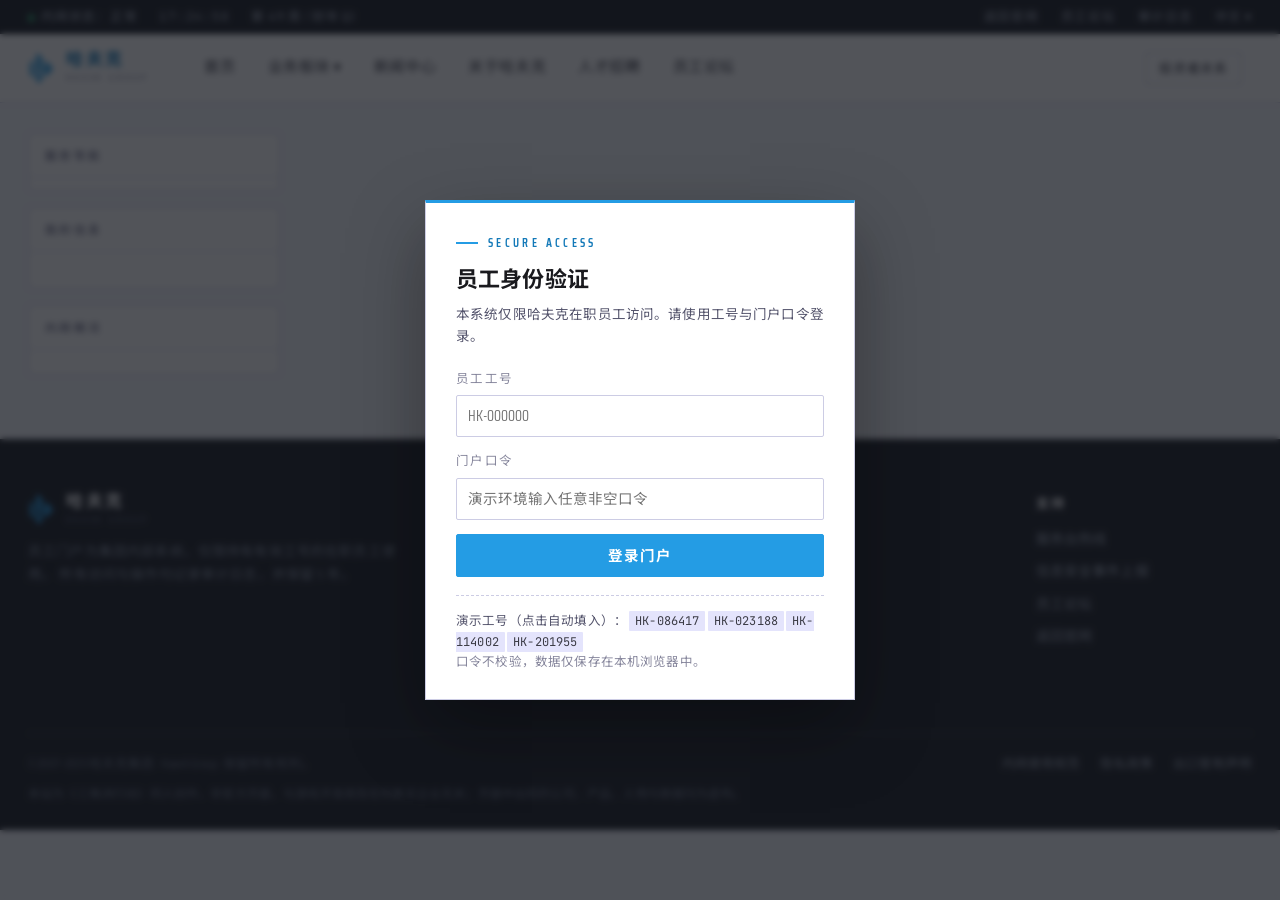
<file: portal.html>
<!DOCTYPE html>
<html lang="zh-CN">
<head>
<meta charset="UTF-8">
<meta name="viewport" content="width=device-width, initial-scale=1">
<title>员工门户 · 哈夫克集团</title>
<meta name="description" content="哈夫克集团员工门户 —— 内部通告、培训中心、知识库、工单系统与组织结构。仅限在职员工访问。">
<link rel="stylesheet" href="assets/fonts-saira.css">
<link rel="stylesheet" href="assets/fonts-noto.css">
<link rel="stylesheet" href="assets/fonts-jetbrains.css">
<link rel="stylesheet" href="assets/style.css">
<link rel="stylesheet" href="assets/hero.css">
<link rel="stylesheet" href="assets/portal.css">
<link rel="icon" type="image/svg+xml" href="assets/favicon.svg">
</head>
<body>
<!--BRAND-SPRITE-START-->
<svg id="hv-sprite" xmlns="http://www.w3.org/2000/svg" style="display:none" aria-hidden="true">
  <symbol id="hv-emblem" viewBox="0 0 458 564">
    <path fill="currentColor" fill-rule="evenodd" d="M130.0 0.0L128.0 375.0L77.0 424.0L76.0 115.0L74.0 114.0L0.0 187.0L0.0 383.0L74.0 457.0L78.0 457.0L235.0 299.0L234.0 62.0L173.0 0.0Z M288.0 116.0L286.0 118.0L285.0 287.0L148.0 423.0L128.0 447.0L128.0 512.0L178.0 564.0L191.0 554.0L234.0 510.0L234.0 375.0L235.0 370.0L262.0 341.0L286.0 321.0L286.0 454.0L289.0 457.0L458.0 288.0L452.0 278.0L404.0 229.0Z"/>
  </symbol>
  <symbol id="hv-wordmark" viewBox="0 0 445.88 99.5">
    <path fill="currentColor" fill-rule="evenodd" d="M107.50 19.62 107.50 18.38 107.25 17.19 106.75 16.06 106.00 15.00 105.00 14.00 102.44 13.19 98.31 12.56 92.62 12.12 85.38 11.88 79.81 11.81 75.94 11.94 73.75 12.25 73.25 12.75 72.81 14.75 72.44 18.25 72.12 23.25 71.88 29.75 71.19 35.19 70.06 39.56 68.50 42.88 66.50 45.12 65.06 47.00 64.19 48.50 63.88 49.62 64.12 50.38 64.06 51.19 63.69 52.06 63.00 53.00 62.00 54.00 61.25 54.94 60.75 55.81 60.50 56.62 60.50 57.38 60.31 58.19 59.94 59.06 59.38 60.00 58.62 61.00 58.44 62.00 58.81 63.00 59.75 64.00 61.25 65.00 62.62 65.62 63.88 65.88 65.00 65.75 66.00 65.25 67.06 65.00 68.19 65.00 69.38 65.25 70.62 65.75 71.56 67.81 72.19 71.44 72.50 76.62 72.50 83.38 72.69 88.81 73.06 92.94 73.62 95.75 74.38 97.25 76.69 98.38 80.56 99.12 86.00 99.50 93.00 99.50 98.44 99.31 102.31 98.94 104.62 98.38 105.38 97.62 106.25 97.25 107.25 97.25 108.38 97.62 109.62 98.38 112.19 98.94 116.06 99.31 121.25 99.50 127.75 99.50 133.00 99.19 137.00 98.56 139.75 97.62 141.25 96.38 142.75 94.56 144.25 92.19 145.75 89.25 147.25 85.75 148.56 83.00 149.69 81.00 150.62 79.75 151.38 79.25 152.06 78.56 152.69 77.69 153.25 76.62 153.75 75.38 154.31 74.44 154.94 73.81 155.62 73.50 156.38 73.50 157.19 74.19 158.06 75.56 159.00 77.62 160.00 80.38 160.94 82.56 161.81 84.19 162.62 85.25 163.38 85.75 164.38 86.88 165.62 88.62 167.12 91.00 168.88 94.00 172.06 96.31 176.69 97.94 182.75 98.88 190.25 99.12 196.06 99.19 200.19 99.06 202.62 98.75 203.38 98.25 204.00 97.62 204.50 96.88 204.88 96.00 205.12 95.00 204.69 93.50 203.56 91.50 201.75 89.00 199.25 86.00 197.38 83.50 196.12 81.50 195.50 80.00 195.50 79.00 195.00 77.56 194.00 75.69 192.50 73.38 190.50 70.62 188.88 68.12 187.62 65.88 186.75 63.88 186.25 62.12 185.50 60.38 184.50 58.62 183.25 56.88 181.75 55.12 180.50 53.38 179.50 51.62 178.75 49.88 178.25 48.12 177.62 46.69 176.88 45.56 176.00 44.75 175.00 44.25 174.19 43.62 173.56 42.88 173.12 42.00 172.88 41.00 172.50 40.06 172.00 39.19 171.38 38.38 170.62 37.62 170.06 36.69 169.69 35.56 169.50 34.25 169.50 32.75 169.12 31.31 168.38 29.94 167.25 28.62 165.75 27.38 164.38 25.88 163.12 24.12 162.00 22.12 161.00 19.88 160.00 17.94 159.00 16.31 158.00 15.00 157.00 14.00 156.06 13.38 155.19 13.12 154.38 13.25 153.62 13.75 152.81 14.75 151.94 16.25 151.00 18.25 150.00 20.75 149.00 22.81 148.00 24.44 147.00 25.62 146.00 26.38 145.06 27.50 144.19 29.00 143.38 30.88 142.62 33.12 141.56 35.50 140.19 38.00 138.50 40.62 136.50 43.38 134.94 45.69 133.81 47.56 133.12 49.00 132.88 50.00 132.50 50.88 132.00 51.62 131.38 52.25 130.62 52.75 130.00 53.44 129.50 54.31 129.12 55.38 128.88 56.62 128.44 57.75 127.81 58.75 127.00 59.62 126.00 60.38 125.25 61.19 124.75 62.06 124.50 63.00 124.50 64.00 124.19 65.31 123.56 66.94 122.62 68.88 121.38 71.12 120.25 73.06 119.25 74.69 118.38 76.00 117.62 77.00 116.88 77.75 116.12 78.25 115.38 78.50 114.62 78.50 113.88 79.19 113.12 80.56 112.38 82.62 111.62 85.38 110.81 87.50 109.94 89.00 109.00 89.88 108.00 90.12 107.31 86.00 106.94 77.50 106.88 64.62 107.12 47.38 107.31 34.12 107.44 24.88ZM269.00 49.88 270.00 52.12 271.25 54.50 272.75 57.00 274.50 59.62 276.50 62.38 278.00 64.62 279.00 66.38 279.50 67.62 279.50 68.38 280.06 69.62 281.19 71.38 282.88 73.62 285.12 76.38 286.88 78.81 288.12 80.94 288.88 82.75 289.12 84.25 289.62 85.69 290.38 87.06 291.38 88.38 292.62 89.62 293.75 90.94 294.75 92.31 295.62 93.75 296.38 95.25 297.19 96.38 298.06 97.12 299.00 97.50 300.00 97.50 301.19 96.88 302.56 95.62 304.12 93.75 305.88 91.25 307.31 88.94 308.44 86.81 309.25 84.88 309.75 83.12 310.62 81.19 311.88 79.06 313.50 76.75 315.50 74.25 317.00 72.19 318.00 70.56 318.50 69.38 318.50 68.62 318.88 67.44 319.62 65.81 320.75 63.75 322.25 61.25 323.69 59.12 325.06 57.38 326.38 56.00 327.62 55.00 328.56 54.00 329.19 53.00 329.50 52.00 329.50 51.00 329.75 49.75 330.25 48.25 331.00 46.50 332.00 44.50 332.94 42.88 333.81 41.62 334.62 40.75 335.38 40.25 336.31 39.06 337.44 37.19 338.75 34.62 340.25 31.38 341.62 28.81 342.88 26.94 344.00 25.75 345.00 25.25 345.81 29.31 346.44 37.94 346.88 51.12 347.12 68.88 347.50 82.44 348.00 91.81 348.62 97.00 349.38 98.00 351.69 98.75 355.56 99.25 361.00 99.50 368.00 99.50 373.44 99.38 377.31 99.12 379.62 98.75 380.38 98.25 381.06 97.56 381.69 96.69 382.25 95.62 382.75 94.38 383.12 88.69 383.38 78.56 383.50 64.00 383.50 45.00 383.25 30.50 382.75 20.50 382.00 15.00 381.00 14.00 376.25 13.25 367.75 12.75 355.50 12.50 339.50 12.50 327.31 12.69 318.94 13.06 314.38 13.62 313.62 14.38 312.81 15.62 311.94 17.38 311.00 19.62 310.00 22.38 309.06 24.56 308.19 26.19 307.38 27.25 306.62 27.75 306.00 28.50 305.50 29.50 305.12 30.75 304.88 32.25 304.31 33.69 303.44 35.06 302.25 36.38 300.75 37.62 299.50 38.12 298.50 37.88 297.75 36.88 297.25 35.12 296.06 32.62 294.19 29.38 291.62 25.38 288.38 20.62 284.12 16.94 278.88 14.31 272.62 12.75 265.38 12.25 259.69 12.06 255.56 12.19 253.00 12.62 252.00 13.38 251.25 14.12 250.75 14.88 250.50 15.62 250.50 16.38 251.56 18.75 253.69 22.75 256.88 28.38 261.12 35.62 264.56 41.62 267.19 46.38ZM275.50 91.00 275.50 90.00 275.19 88.88 274.56 87.62 273.62 86.25 272.38 84.75 271.44 83.38 270.81 82.12 270.50 81.00 270.50 80.00 270.25 79.06 269.75 78.19 269.00 77.38 268.00 76.62 267.19 75.75 266.56 74.75 266.12 73.62 265.88 72.38 265.12 70.75 263.88 68.75 262.12 66.38 259.88 63.62 258.19 61.31 257.06 59.44 256.50 58.00 256.50 57.00 256.25 56.00 255.75 55.00 255.00 54.00 254.00 53.00 253.12 51.81 252.38 50.44 251.75 48.88 251.25 47.12 250.62 45.56 249.88 44.19 249.00 43.00 248.00 42.00 247.00 40.69 246.00 39.06 245.00 37.12 244.00 34.88 242.75 32.50 241.25 30.00 239.50 27.38 237.50 24.62 236.00 22.19 235.00 20.06 234.50 18.25 234.50 16.75 234.31 15.50 233.94 14.50 233.38 13.75 232.62 13.25 231.75 13.00 230.75 13.00 229.62 13.25 228.38 13.75 227.31 14.31 226.44 14.94 225.75 15.62 225.25 16.38 224.94 17.06 224.81 17.69 224.88 18.25 225.12 18.75 225.12 19.31 224.88 19.94 224.38 20.62 223.62 21.38 223.00 22.19 222.50 23.06 222.12 24.00 221.88 25.00 221.44 25.94 220.81 26.81 220.00 27.62 219.00 28.38 218.25 29.19 217.75 30.06 217.50 31.00 217.50 32.00 217.38 32.81 217.12 33.44 216.75 33.88 216.25 34.12 215.44 35.06 214.31 36.69 212.88 39.00 211.12 42.00 209.81 44.44 208.94 46.31 208.50 47.62 208.50 48.38 208.25 49.19 207.75 50.06 207.00 51.00 206.00 52.00 204.75 53.69 203.25 56.06 201.50 59.12 199.50 62.88 198.88 67.25 199.62 72.25 201.75 77.88 205.25 84.12 208.06 88.94 210.19 92.31 211.62 94.25 212.38 94.75 213.19 95.00 214.06 95.00 215.00 94.75 216.00 94.25 217.50 92.56 219.50 89.69 222.00 85.62 225.00 80.38 227.62 76.94 229.88 75.31 231.75 75.50 233.25 77.50 234.44 79.31 235.31 80.94 235.88 82.38 236.12 83.62 236.56 84.81 237.19 85.94 238.00 87.00 239.00 88.00 239.81 89.06 240.44 90.19 240.88 91.38 241.12 92.62 241.50 93.62 242.00 94.38 242.62 94.88 243.38 95.12 244.12 95.56 244.88 96.19 245.62 97.00 246.38 98.00 248.56 98.75 252.19 99.25 257.25 99.50 263.75 99.50 268.94 99.31 272.81 98.94 275.38 98.38 276.62 97.62 277.56 96.94 278.19 96.31 278.50 95.75 278.50 95.25 278.31 94.75 277.94 94.25 277.38 93.75 276.62 93.25 276.06 92.62 275.69 91.88ZM437.50 99.50 439.50 99.50 441.25 99.12 442.75 98.38 444.00 97.25 445.00 95.75 445.38 94.19 445.12 92.56 444.25 90.88 442.75 89.12 441.62 87.62 440.88 86.38 440.50 85.38 440.50 84.62 439.81 83.06 438.44 80.69 436.38 77.50 433.62 73.50 431.31 69.94 429.44 66.81 428.00 64.12 427.00 61.88 426.25 59.88 425.75 58.12 425.50 56.62 425.50 55.38 425.56 54.19 425.69 53.06 425.88 52.00 426.12 51.00 426.88 49.50 428.12 47.50 429.88 45.00 432.12 42.00 433.88 39.44 435.12 37.31 435.88 35.62 436.12 34.38 437.00 32.44 438.50 29.81 440.62 26.50 443.38 22.50 445.12 19.25 445.88 16.75 445.62 15.00 444.38 14.00 441.81 13.19 437.94 12.56 432.75 12.12 426.25 11.88 421.06 11.94 417.19 12.31 414.62 13.00 413.38 14.00 412.44 14.88 411.81 15.62 411.50 16.25 411.50 16.75 411.31 17.25 410.94 17.75 410.38 18.25 409.62 18.75 408.62 19.81 407.38 21.44 405.88 23.62 404.12 26.38 402.81 28.69 401.94 30.56 401.50 32.00 401.50 33.00 401.19 34.06 400.56 35.19 399.62 36.38 398.38 37.62 397.38 38.88 396.62 40.12 396.12 41.38 395.88 42.62 395.44 43.81 394.81 44.94 394.00 46.00 393.00 47.00 392.06 48.25 391.19 49.75 390.38 51.50 389.62 53.50 389.88 56.50 391.12 60.50 393.38 65.50 396.62 71.50 399.25 76.12 401.25 79.38 402.62 81.25 403.38 81.75 404.06 82.56 404.69 83.69 405.25 85.12 405.75 86.88 406.56 88.75 407.69 90.75 409.12 92.88 410.88 95.12 413.50 96.88 417.00 98.12 421.38 98.88 426.62 99.12 431.06 99.31 434.69 99.44ZM12.12 65.62 11.88 76.38 11.81 84.75 11.94 90.75 12.25 94.38 12.75 95.62 13.25 96.69 13.75 97.56 14.25 98.25 14.75 98.75 16.94 99.12 20.81 99.38 26.38 99.50 33.62 99.50 39.31 99.00 43.44 98.00 46.00 96.50 47.00 94.50 47.62 88.12 47.88 77.38 47.75 62.25 47.25 42.75 46.69 28.00 46.06 18.00 45.38 12.75 44.62 12.25 42.50 11.88 39.00 11.62 34.12 11.50 27.88 11.50 22.75 11.75 18.75 12.25 15.88 13.00 14.12 14.00 12.88 16.88 12.12 21.62 11.88 28.25 12.12 36.75 12.25 45.81 12.25 55.44Z"/>
  </symbol>
</svg>
<!--BRAND-SPRITE-END-->

<!-- ============ 顶部公告 ============ -->
<div class="topbar">
  <div class="wrap">
    <div class="ticker">
      <span><span class="dot"></span>内网状态：正常</span>
      <span class="mono" id="clock">--:--:--</span>
      <span>第 <span class="mono" id="week">--</span> 周 / 财年 Q3</span>
    </div>
    <div class="ticker">
      <a href="index.html">返回官网</a>
      <a href="forum.html">员工论坛</a>
      <a href="#" onclick="Haavk.toast('所有门户操作均记录审计日志（演示环境不产生真实记录）');return false">审计日志</a>
      <a href="#">中文 ▾</a>
    </div>
  </div>
</div>

<!-- ============ 主导航 ============ -->
<nav class="nav">
  <div class="wrap">
    <a class="brand" href="index.html">
      <span class="brand-mark"><svg class="brand-glyph" viewBox="0 0 458 564" aria-hidden="true"><use href="#hv-emblem"/></svg></span>
      <span class="brand-text">
        <span class="brand-zh">哈夫克</span><br>
        <span class="brand-en">Haavk Group</span>
      </span>
    </a>

    <ul class="nav-links">
      <li><a href="index.html">首页</a></li>
      <li>
        <a href="index.html#business">业务板块 ▾</a>
        <ul class="sub">
          <li><a href="index.html#business">全球物流与供应链</a></li>
          <li><a href="index.html#business">基础设施与建造</a></li>
          <li><a href="index.html#business">算力与存储服务</a></li>
          <li><a href="index.html#business">能源与动力</a></li>
          <li><a href="index.html#business">防务与安全系统</a></li>
          <li><a href="index.html#business">生命科学与医疗</a></li>
        </ul>
      </li>
      <li><a href="index.html#news">新闻中心</a></li>
      <li><a href="about.html">关于哈夫克</a></li>
      <li><a href="index.html#careers">人才招聘</a></li>
      <li><a href="forum.html">员工论坛</a></li>
    </ul>

    <div class="nav-act">
      <button class="btn btn-sm" onclick="Haavk.toast('投资者关系门户将在新窗口打开')">投资者关系</button>
      <span id="nav-user" class="flex center gap12"></span>
    </div>
  </div>
</nav>

<!-- ============ 门户主体 ============ -->
<div class="wrap portal-wrap">

  <aside class="side">
    <section class="side-sec">
      <h6>服务导航</h6>
      <ul class="side-nav" id="side-nav"></ul>
    </section>

    <section class="side-sec">
      <h6>我的信息</h6>
      <div class="side-profile" id="side-profile"></div>
    </section>

    <section class="side-sec">
      <h6>内网概况</h6>
      <div class="side-profile" id="side-online" style="padding-top:6px"></div>
    </section>
  </aside>

  <main id="pane" style="min-width:0"></main>
</div>

<!-- ============ 页脚 ============ -->
<footer class="foot">
  <div class="wrap">
    <div class="foot-grid">
      <div class="foot-brand">
        <div class="brand" style="gap:11px">
          <span class="brand-mark"><svg class="brand-glyph" viewBox="0 0 458 564" aria-hidden="true"><use href="#hv-emblem"/></svg></span>
          <span class="brand-text">
            <span class="brand-zh">哈夫克</span><br>
            <span class="brand-en">Haavk Group</span>
          </span>
        </div>
        <p class="foot-desc">
          员工门户为集团内部系统，仅限持有有效工号的在职员工使用。
          所有访问与操作均记录审计日志，并保留 5 年。
        </p>
      </div>

      <div>
        <h5>内部系统</h5>
        <ul>
          <li><a href="portal.html#notices">内部通告</a></li>
          <li><a href="portal.html#training">培训中心</a></li>
          <li><a href="portal.html#kb">知识库</a></li>
          <li><a href="portal.html#tickets">工单系统</a></li>
          <li><a href="portal.html#org">组织结构</a></li>
        </ul>
      </div>

      <div>
        <h5>公司</h5>
        <ul>
          <li><a href="about.html">关于哈夫克</a></li>
          <li><a href="index.html#news">新闻中心</a></li>
          <li><a href="index.html#business">业务板块</a></li>
          <li><a href="#">投资者关系</a></li>
          <li><a href="#">合规与伦理</a></li>
        </ul>
      </div>

      <div>
        <h5>支持</h5>
        <ul>
          <li><a href="#" onclick="Haavk.toast('服务台热线：内线 4000（演示）');return false">服务台热线</a></li>
          <li><a href="#" onclick="Haavk.toast('信息安全事件请直接提交工单并标记「高」优先级');return false">信息安全事件上报</a></li>
          <li><a href="forum.html">员工论坛</a></li>
          <li><a href="index.html">返回官网</a></li>
        </ul>
      </div>
    </div>

    <div class="foot-bottom">
      <div>© 2007–2035 哈夫克集团 · Haavk Group. 保留所有权利。</div>
      <div class="flex gap20 wrapf">
        <a href="#">内网使用规范</a><a href="#">隐私政策</a><a href="#">出口管制声明</a>
      </div>
    </div>
    <p class="disclaimer">
      本站为《三角洲行动》同人创作，非官方页面，与游戏开发商及任何真实企业无关；页面中出现的公司、产品、人物与数据均为虚构。
    </p>
  </div>
</footer>

<!-- ============ 登录闸门 ============ -->
<div class="gate" id="gate" hidden>
  <div class="gate-box">
    <div class="eyebrow">Secure Access</div>
    <h2>员工身份验证</h2>
    <p class="gp">本系统仅限哈夫克在职员工访问。请使用工号与门户口令登录。</p>

    <div class="field">
      <label for="g-id">员工工号</label>
      <input type="text" id="g-id" placeholder="HK-000000" autocomplete="off" spellcheck="false">
    </div>
    <div class="field">
      <label for="g-pw">门户口令</label>
      <input type="text" id="g-pw" placeholder="演示环境输入任意非空口令" autocomplete="off">
    </div>

    <button class="btn btn-primary" id="g-go" style="width:100%;justify-content:center">登录门户</button>

    <div class="gate-note">
      演示工号（点击自动填入）：
      <code>HK-086417</code> <code>HK-023188</code> <code>HK-114002</code> <code>HK-201955</code><br>
      <span style="color:var(--ink-4)">口令不校验，数据仅保存在本机浏览器中。</span>
    </div>
  </div>
</div>

<!-- ============ 模态容器 ============ -->
<div class="modal" id="modal" hidden></div>















<!--INLINE-START-->
<script>
/* ============================================================
   哈夫克集团 · 官网共享脚本
   ============================================================ */

/* 顶层用 var 声明，使其成为 window.Haavk，供 forum.js / portal.js 读取 */
var Haavk = (() => {

  /* ---------- 轻量提示 ---------- */
  function toast(msg, ms = 2400) {
    let el = document.getElementById('hk-toast');
    if (!el) {
      el = document.createElement('div');
      el.id = 'hk-toast';
      el.style.cssText = [
        'position:fixed', 'left:50%', 'bottom:38px', 'transform:translateX(-50%) translateY(14px)',
        'background:#1C1F26', 'color:#fff', 'padding:11px 20px', 'font-size:14px',
        'letter-spacing:.04em', 'border-left:3px solid #249CE4', 'border-radius:2px',
        'box-shadow:0 12px 30px rgba(0,0,0,.28)', 'opacity:0', 'transition:.22s',
        'z-index:9999', 'pointer-events:none', 'max-width:80vw'
      ].join(';');
      document.body.appendChild(el);
    }
    el.textContent = msg;
    requestAnimationFrame(() => {
      el.style.opacity = '1';
      el.style.transform = 'translateX(-50%) translateY(0)';
    });
    clearTimeout(el._t);
    el._t = setTimeout(() => {
      el.style.opacity = '0';
      el.style.transform = 'translateX(-50%) translateY(14px)';
    }, ms);
  }

  /* ---------- 顶栏时钟与周数 ---------- */
  function startClock() {
    const c = document.getElementById('clock');
    const w = document.getElementById('week');
    const tick = () => {
      const d = new Date();
      if (c) c.textContent = d.toLocaleTimeString('zh-CN', { hour12: false });
      if (w) {
        const start = new Date(d.getFullYear(), 0, 1);
        const n = Math.ceil(((d - start) / 86400000 + start.getDay() + 1) / 7);
        w.textContent = String(n).padStart(2, '0');
      }
    };
    tick();
    setInterval(tick, 1000);
  }

  /* ---------- 本地存储 ---------- */
  const store = {
    get(k, dflt) {
      try { const v = localStorage.getItem('haavk:' + k); return v ? JSON.parse(v) : dflt; }
      catch (e) { return dflt; }
    },
    set(k, v) {
      try { localStorage.setItem('haavk:' + k, JSON.stringify(v)); } catch (e) {}
    },
    del(k) { try { localStorage.removeItem('haavk:' + k); } catch (e) {} }
  };

  /* ---------- 时间格式 ---------- */
  function ago(ts) {
    const s = Math.floor((Date.now() - ts) / 1000);
    if (s < 60) return '刚刚';
    if (s < 3600) return Math.floor(s / 60) + ' 分钟前';
    if (s < 86400) return Math.floor(s / 3600) + ' 小时前';
    if (s < 86400 * 30) return Math.floor(s / 86400) + ' 天前';
    const d = new Date(ts);
    return `${d.getFullYear()}-${String(d.getMonth() + 1).padStart(2, '0')}-${String(d.getDate()).padStart(2, '0')}`;
  }

  function fmt(ts) {
    const d = new Date(ts);
    const p = n => String(n).padStart(2, '0');
    return `${d.getFullYear()}-${p(d.getMonth() + 1)}-${p(d.getDate())} ${p(d.getHours())}:${p(d.getMinutes())}`;
  }

  /* ---------- 工号工具 ---------- */
  function fmtId(n) { return 'HK-' + String(n).padStart(6, '0'); }

  /* ---------- 转义 ---------- */
  function esc(s) {
    return String(s).replace(/[&<>"']/g, c => (
      { '&': '&amp;', '<': '&lt;', '>': '&gt;', '"': '&quot;', "'": '&#39;' }[c]
    ));
  }

  document.addEventListener('DOMContentLoaded', startClock);

  return { toast, store, ago, fmt, fmtId, esc };
})();

</script>
<script>
/* ============================================================
   哈夫克集团 · 首页主视觉轮播 + 全站丝滑动效
   依赖：无（原生 JS）。可安全地在 file:// 下运行。
   ============================================================ */
(function () {
  'use strict';

  var doc = document;
  var body = doc.body;
  var reduce = window.matchMedia && window.matchMedia('(prefers-reduced-motion: reduce)').matches;

  /* ---------- 1. 顶部滚动进度条 ---------- */
  var bar = doc.createElement('div');
  bar.className = 'hk-progress';
  bar.setAttribute('aria-hidden', 'true');
  body.appendChild(bar);

  /* ---------- 2. 主视觉轮播 ---------- */
  var hero = doc.getElementById('hero');
  var slides = hero ? [].slice.call(hero.querySelectorAll('.slide')) : [];
  var dots = doc.getElementById('hero-dots');
  var dotEls = dots ? [].slice.call(dots.querySelectorAll('.dot')) : [];
  var cur = 0;
  var timer = null;
  var STEP = 6400;              /* 每屏停留时间（毫秒） */

  /* 确定性开关（也方便截图/演示）：
     ?still=1   不自动轮播            ?slide=2  直接停在第 N 屏（1 起数） */
  var q = {};
  try {
    new URLSearchParams(window.location.search).forEach(function (v, k) { q[k] = v; });
  } catch (e) {}
  var still = /^(1|true|yes)$/i.test(q.still || '');
  var pinned = parseInt(q.slide || '0', 10);
  if (/^(1|true|yes)$/i.test(q.nofx || '')) {
    doc.documentElement.classList.add('no-fx');
    reduce = true;
  }
  if (q.art) doc.documentElement.setAttribute('data-art', q.art);

  function show(i, instant) {
    if (!slides.length) return;
    i = ((i % slides.length) + slides.length) % slides.length;
    if (i === cur && !instant) return;
    slides.forEach(function (s, k) {
      var on = (k === i);
      s.classList.toggle('on', on);
      s.setAttribute('aria-hidden', on ? 'false' : 'true');
    });
    dotEls.forEach(function (d, k) {
      var on = (k === i);
      d.classList.toggle('on', on);
      d.setAttribute('aria-selected', on ? 'true' : 'false');
    });
    cur = i;
  }

  function play() {
    if (reduce || still || pinned > 0 || slides.length < 2) return;
    stop();
    timer = window.setInterval(function () { show(cur + 1); }, STEP);
  }
  function stop() { if (timer) { window.clearInterval(timer); timer = null; } }

  if (slides.length) {
    show(pinned > 0 ? pinned - 1 : 0, true);
    play();
    dotEls.forEach(function (d) {
      d.addEventListener('click', function () {
        show(parseInt(d.getAttribute('data-go'), 10) || 0);
        play();
      });
    });
    var deck = doc.getElementById('hero-deck');
    if (deck) {
      deck.addEventListener('mouseenter', stop);
      deck.addEventListener('mouseleave', play);
    }
    /* 手机上左右滑动切屏 */
    var x0 = null;
    hero.addEventListener('touchstart', function (e) { x0 = e.touches[0].clientX; }, { passive: true });
    hero.addEventListener('touchend', function (e) {
      if (x0 === null) return;
      var dx = e.changedTouches[0].clientX - x0;
      if (Math.abs(dx) > 45) { show(cur + (dx < 0 ? 1 : -1)); play(); }
      x0 = null;
    }, { passive: true });
    /* 切走标签页时暂停，回来再继续 */
    doc.addEventListener('visibilitychange', function () { doc.hidden ? stop() : play(); });
  }

  /* ---------- 3. 滚动进场 ---------- */
  var revealEls = [].slice.call(doc.querySelectorAll('[data-reveal], .reveal-stagger'));
  if (reduce || !('IntersectionObserver' in window)) {
    revealEls.forEach(function (el) { el.classList.add('is-in'); });
  } else {
    var io = new IntersectionObserver(function (entries) {
      entries.forEach(function (en) {
        if (!en.isIntersecting) return;
        var el = en.target;
        var d = parseInt(el.getAttribute('data-delay') || '0', 10);
        if (d) el.style.transitionDelay = d + 'ms';
        el.classList.add('is-in');
        io.unobserve(el);
      });
    }, { rootMargin: '0px 0px -8% 0px', threshold: 0.08 });
    revealEls.forEach(function (el) { io.observe(el); });
  }

  /* ---------- 4. 数字滚动 ---------- */
  function countUp(el) {
    var target = parseFloat(el.getAttribute('data-count'));
    if (isNaN(target)) return;
    var num = el.querySelector('.k-num') || el;      /* 只改数字节点，后缀 <small> 保持不动 */
    var m = /\.(\d+)/.exec(num.textContent || '');
    var dec = m ? m[1].length : 0;
    var dur = 1300;
    var t0 = null;
    function frame(t) {
      if (t0 === null) t0 = t;
      var p = Math.min(1, (t - t0) / dur);
      var e = 1 - Math.pow(1 - p, 3);
      var v = target * e;
      num.textContent = v.toLocaleString('en-US', { minimumFractionDigits: dec, maximumFractionDigits: dec });
      if (p < 1) window.requestAnimationFrame(frame);
    }
    window.requestAnimationFrame(frame);
  }
  var counters = [].slice.call(doc.querySelectorAll('[data-count]'));
  if (counters.length && !reduce && 'IntersectionObserver' in window) {
    var io2 = new IntersectionObserver(function (entries) {
      entries.forEach(function (en) {
        if (!en.isIntersecting) return;
        countUp(en.target);
        io2.unobserve(en.target);
      });
    }, { threshold: 0.4 });
    counters.forEach(function (el) { io2.observe(el); });
  }

  /* ---------- 5. 吸顶状态 + 进度 ---------- */
  var ticking = false;
  function onScroll() {
    var y = window.pageYOffset || doc.documentElement.scrollTop;
    var h = doc.documentElement.scrollHeight - window.innerHeight;
    var p = h > 0 ? Math.min(1, y / h) : 0;
    bar.style.transform = 'scaleX(' + p.toFixed(4) + ')';
    if (y > 40) body.classList.add('hk-scrolled');
    else body.classList.remove('hk-scrolled');
    ticking = false;
  }
  window.addEventListener('scroll', function () {
    if (ticking) return;
    ticking = true;
    window.requestAnimationFrame(onScroll);
  }, { passive: true });
  onScroll();

  /* ---------- 6. 锚点平滑滚动（补偿吸顶导航高度） ---------- */
  doc.addEventListener('click', function (e) {
    var a = e.target.closest ? e.target.closest('a[href^="#"]') : null;
    if (!a) return;
    var id = a.getAttribute('href');
    if (!id || id === '#') return;
    var t = doc.querySelector(id);
    if (!t) return;
    e.preventDefault();
    var nav = doc.querySelector('.nav');
    var off = (nav ? nav.getBoundingClientRect().height : 0) + 8;
    var top = t.getBoundingClientRect().top + (window.pageYOffset || 0) - off;
    window.scrollTo({ top: top, behavior: reduce ? 'auto' : 'smooth' });
    if (history.replaceState) history.replaceState(null, '', id);
  });
})();

</script>
<script>
/* ============================================================
   哈夫克集团 · 员工门户逻辑
   ============================================================ */
(() => {
  const H = window.Haavk;
  const { esc, fmt, toast, store } = H;

  /* ---------------- 员工档案（与员工论坛共用同一批演示工号） ---------------- */
  const EMPLOYEES = {
    'HK-086417': { name: '陈默',   dept: '运营管理部',     title: '高级专员',   roleText: '板块管理员', region: 'APAC-07', years: 6, mail: 'chen.mo@haavk.int' },
    'HK-023188': { name: '林知远', dept: '能源与动力',     title: '现场工程师', roleText: '核心项目组', region: 'EMEA-02', years: 9, mail: 'lin.zhiyuan@haavk.int' },
    'HK-114002': { name: '沈雨桐', dept: '信息安全',       title: '审计员',     roleText: '合规审计',   region: 'HQ',      years: 4, mail: 'shen.yutong@haavk.int' },
    'HK-201955': { name: '周野',   dept: '基础设施与建造', title: '见习工程师', roleText: '试用期',     region: 'APAC-07', years: 0, mail: 'zhou.ye@haavk.int' }
  };

  const NAV = [
    { id: 'home',      name: '门户首页',     desc: '概览与待办' },
    { id: 'notices',   name: '内部通告',     desc: '集团级通知与公示' },
    { id: 'training',  name: '培训中心',     desc: '必修课程与学时' },
    { id: 'kb',        name: '知识库',       desc: 'SOP、手册与检查表' },
    { id: 'tickets',   name: '工单系统',     desc: 'IT 与设施报修' },
    { id: 'org',       name: '组织结构',     desc: '板块与区域分布' }
  ];

  /* ---------------- 通告（与员工论坛内容保持一致） ---------------- */
  const NOTICES = [
    { id: 'N-2610', date: '2035-10-06', tag: '必修', tagCls: 'badge-due',  title: 'Q4 全员安全复训 10 月 12 日开放，10 月 30 日截止', from: '集团安全委员会', thread: 'T-24817',
      body: '本次复训为必修，共 4 个模块、约 95 分钟；现场作业岗位（含外包驻场）额外完成模块 5「高风险作业许可」。未完成将影响门禁权限与季度考核。' },
    { id: 'N-2607', date: '2035-10-05', tag: '安全', tagCls: 'badge-warn', title: '关于仿冒「集团采购系统」钓鱼邮件的处置流程', from: '信息安全部', thread: 'T-24841',
      body: '本月已拦截 37 封。请勿点击链接或打开 .html 附件；已输入口令的同事请立即修改口令并提交工单，我们会强制下线该会话。' },
    { id: 'N-2604', date: '2035-10-04', tag: '内部', tagCls: 'badge-warn', title: 'reilink 项目第三阶段受试者招募：仅限内部推荐通道，禁止对外转发', from: '生命科学与医疗板块 · 神经工程组', thread: 'T-24925',
      body: '第三阶段受试者招募自即日起启动，补偿标准按集团 2035 版《受试者补偿细则》执行。招募通知仅供内部参考，禁止转发至任何外部渠道、社交媒体或家属群；对外口径统一使用「神经康复辅助设备公开研究」。所有入组评估须在巴别塔医疗中心完成，由项目组统一安排。' },
    { id: 'N-2602', date: '2035-10-02', tag: '公示', tagCls: 'badge-acc',  title: '组织架构调整公示：算力与存储服务板块增设「工业数据治理」二级部门', from: '集团管理委员会', thread: 'T-24850',
      body: '自 2035 年 11 月 1 日起生效，原数据平台组的资产目录、主数据、数据质量三条线整体划入。公示期 7 天（至 10 月 11 日）。' },
    { id: 'N-2601', date: '2035-10-01', tag: '运营', tagCls: 'badge-warn', title: '效率部门通知：Q4 起推行「效率至上」考核，试行末位复核流程', from: '效率部门', thread: 'T-24918',
      body: '自 10 月 1 日起，各基地与职能中心按季度提交人效与流程周期数据；连续两个季度排名末位的团队进入复核流程，由效率部门与所属板块共同确认调整方案。' },
    { id: 'N-2598', date: '2035-09-30', tag: '后勤', tagCls: 'badge-mut',  title: 'APAC-07 园区通勤班车 11 月起调整，新增 L7 / L8 两条线路', from: '后勤服务部', thread: 'T-24902',
      body: '因北门道路施工，新增 L7（西二旗）、L8（望京）线路；原 L2 终点改至东门。施工期预计 4 个月。' },
    { id: 'N-2591', date: '2035-09-28', tag: '合规', tagCls: 'badge-mut',  title: '2035 年第三季度合规自查启动，10 月 20 日前提交', from: '合规与审计部', thread: '',
      body: '自查范围包括出口管制、第三方尽调、文档版本一致性三项。模板已下发至各部门合规联络员，逾期未提交将纳入部门季度考核。' },
    { id: 'N-2584', date: '2035-09-22', tag: '技术', tagCls: 'badge-mut',  title: '液冷回路 PID 整定参数变更被纳入知识库最佳实践', from: '能源与动力板块', thread: 'T-24793',
      body: '新加坡二期 C 区回水温度波动处理案例（CHG-2035-0938）已归档，SOP 升至 V3.2，作为同类项目的参考整定值。' },
    { id: 'N-2579', date: '2035-09-18', tag: '内部', tagCls: 'badge-warn', title: '阿萨拉 ASH-01 区域作业纪律重申：矿区与地下水项目统一对外口径', from: '安全部门', thread: 'T-24904',
      body: '所有 ASH-01 区域的现场作业与对外沟通，统一使用「区域发展支持项目」表述；涉及地表水、地下水位与补偿标准的问询，一律转交区域事务联络组统一答复。矿区外围警戒区严禁无关人员进入与拍摄。' },
    { id: 'N-2571', date: '2035-09-12', tag: '安全', tagCls: 'badge-warn', title: '安全部门通报：近期出现针对集团设施的第三方情报活动', from: '安全部门', thread: 'T-24899',
      body: '接报有外部组织在阿萨拉、长弓溪谷与巴克什周边对集团设施进行测绘、拍摄与人员接触。请提高警惕，发现可疑人员与设备立即通过安全部门专线（内线 4100）上报，不要自行接触或对外传播。' }
  ];

  /* ---------------- 培训课程 ---------------- */
  const COURSES = [
    { name: '2035-Q4 全员安全复训',            mods: '模块 1–4',   mins: 95,  due: '2035-10-30', done: 0,  must: true },
    { name: '高风险作业许可（模块 5）',        mods: '现场岗专修', mins: 45,  due: '2035-10-30', done: 0,  must: true, site: true },
    { name: '出口管制与制裁合规（年度）',      mods: '模块 1–2',   mins: 60,  due: '2035-11-15', done: 0,  must: true },
    { name: '对外口径与信息保密（ASH-01 专项）', mods: '区域专项',   mins: 40,  due: '2035-10-25', done: 0,  must: true },
    { name: '曼德尔砖运维认证 L2',             mods: '选修',       mins: 120, due: '—',          done: 0,  must: false },
    { name: 'reilink 伦理与合规须知（受试者相关岗）', mods: '选修', mins: 55,  due: '—',          done: 0,  must: false },
    { name: '工业数据治理基础',                mods: '选修',       mins: 80,  due: '—',          done: 0,  must: false },
    { name: '应急疏散演练（现场）',            mods: '实操',       mins: 30,  due: '2035-12-05', done: 0,  must: false }
  ];

  /* ---------------- 知识库 ---------------- */
  const KB = [
    { cat: '标准作业程序 SOP', n: 1284, upd: '2035-10-05', note: '含海上作业、液冷、带电作业等 22 个专业方向' },
    { cat: '曼德尔砖运维与部署', n: 264, upd: '2035-10-06', note: '机柜级部署、相变存储层维护、算力配额与调度' },
    { cat: '故障处置手册',     n: 396,  upd: '2035-10-01', note: '按设备族编号，支持现场离线导出' },
    { cat: '合规工具与检查表', n: 214,  upd: '2035-09-29', note: '审计检查表、文档版本一致性核对表' },
    { cat: '暖通与液冷',       n: 158,  upd: '2035-10-04', note: '含本季新增 PID 整定最佳实践 KB-WIND-0051' },
    { cat: '能源与暗星燃料（受限）', n: 87, upd: '2035-09-30', note: '中试线操作与安全规范；按 T-02 权限分级授权' },
    { cat: '培训与考核材料',   n: 472,  upd: '2035-09-26', note: '与培训中心课程一一对应' },
    { cat: '项目档案（只读）', n: 9310, upd: '2035-10-06', note: '按项目号归档，访问需项目组授权' }
  ];

  const RECENT_DOCS = [
    { code: 'SOP-ELE-0412', name: '高处作业许可与监护程序',           v: 'V4.1', date: '2035-10-05', perm: '全员' },
    { code: 'SOP-WIND-0051', name: '海上作业天气窗口判定规则',         v: 'V1.0', date: '2035-10-04', perm: '现场岗' },
    { code: 'SOP-LIQ-0233', name: '液冷回路变频泵 PID 整定指引',       v: 'V3.2', date: '2035-10-03', perm: '能源板块' },
    { code: 'SOP-MAN-0102', name: '曼德尔砖机柜上架与算力配额发布',     v: 'V2.3', date: '2035-10-02', perm: '算力板块' },
    { code: 'COM-ASH-0007', name: 'ASH-01 区域对外沟通口径（受限）',   v: 'V1.6', date: '2035-09-18', perm: '区域授权' },
    { code: 'CHK-CMP-0018', name: '文档版本一致性核对表',             v: 'V2.0', date: '2035-09-29', perm: '全员' },
    { code: 'MAN-DAT-0077', name: '设备台账导入字段规范',             v: 'V1.4', date: '2035-09-27', perm: '全员' }
  ];

  /* ---------------- 工单 ---------------- */
  const SEED_TICKETS = [
    { id: 'TCK-88213', title: 'APAC-07 3 号楼 7 层门禁读卡器无响应',   cat: '设施', pri: '高',   st: '处理中', ts: Date.now() - 3 * 3600e3,  by: 'HK-086417' },
    { id: 'TCK-88190', title: '知识库离线导出功能报错（PDF 生成失败）', cat: 'IT',   pri: '中',   st: '待响应', ts: Date.now() - 9 * 3600e3,  by: 'HK-023188' },
    { id: 'TCK-88144', title: '申请开通项目档案 PA-2035-0417 只读权限', cat: '权限', pri: '低',   st: '已完成', ts: Date.now() - 2 * 864e5,   by: 'HK-201955' }
  ];

  const STATE_BADGE = { '待响应': 'badge-due', '处理中': 'badge-warn', '已完成': 'badge-ok', '已关闭': 'badge-mut' };

  /* ---------------- 组织结构 ---------------- */
  const ORG = [
    { name: '基础设施与建造', head: '板块总裁 · 阮文清',     people: 41600, bases: '31 处', region: 'APAC-07 / NA-04' },
    { name: '防务与安全系统', head: '集团执行董事 · 陆明远', people: 38400, bases: '14 处', region: 'EMEA-01 / APAC-03' },
    { name: '能源与动力',     head: '板块总裁 · 泽维尔·柯', people: 29800, bases: '22 处', region: 'EMEA-02 / APAC-07' },
    { name: '全球物流与供应链', head: '板块总裁 · 伊莎贝尔·罗', people: 18600, bases: '24 处', region: 'ASH-01 / APAC-05' },
    { name: '生命科学与医疗', head: '板块总裁 · 艾琳·沃斯', people: 16200, bases: '24 处', region: 'NA-01 / EMEA-03' },
    { name: '算力与存储服务', head: '板块总裁 · 河合健',     people: 11800, bases: '9 处',  region: 'HQ / APAC-05' },
    { name: '安全部门',       head: '安全部门负责人 · 德穆兰', people: 6400, bases: '18 处', region: 'HQ / ASH-01' },
    { name: '效率部门',       head: '效率部门负责人 · 哈德森', people: 1800, bases: '6 处',  region: 'HQ / 各基地派出' },
    { name: '集团职能中心',   head: '首席运营官 · 陈立群',   people: 4200,  bases: '3 处',  region: 'HQ' }
  ];

  /* ---------------- 状态 ---------------- */
  const S = {
    me: null,
    pane: 'home',
    tickets: null,
    todos: null,
    lastLogin: null
  };

  const emp = id => EMPLOYEES[id] || null;
  const me = () => emp(S.me);

  /* ---------------- 待办 ---------------- */
  function defaultTodos() {
    return [
      { t: '完成 2035-Q4 全员安全复训（4 个模块）', m: '截止 2035-10-30 · 必修', d: false },
      { t: '提交第三季度合规自查表',                 m: '截止 2035-10-20 · 合规与审计部', d: false },
      { t: '确认本部门现场作业岗位名单（模块 5）',   m: '截止 2035-10-12 · 安全委员会', d: false },
      { t: '阅读并确认《文档版本一致性核对表》V2.0', m: '无截止 · 建议本周完成', d: true }
    ];
  }
  function loadTodos() {
    S.todos = store.get('portal:todos', null) || defaultTodos();
  }
  function saveTodos() { store.set('portal:todos', S.todos); }

  /* ---------------- 工单 ---------------- */
  function loadTickets() {
    const user = store.get('portal:tickets', null);
    S.tickets = SEED_TICKETS.concat(Array.isArray(user) ? user : []);
  }
  function saveUserTickets() {
    const seedIds = new Set(SEED_TICKETS.map(t => t.id));
    store.set('portal:tickets', S.tickets.filter(t => !seedIds.has(t.id)));
  }

  /* ---------------- 渲染：侧栏 ---------------- */
  function counts() {
    return {
      notices: NOTICES.length,
      training: COURSES.filter(c => c.must).length,
      kb: KB.reduce((a, k) => a + k.n, 0),
      tickets: S.tickets.filter(t => t.st !== '已完成' && t.st !== '已关闭').length,
      org: ORG.length
    };
  }

  function renderSide() {
    const e = me();
    const c = counts();
    const cnt = { home: '', notices: c.notices, training: c.training, kb: '11k+', tickets: c.tickets, org: c.org };

    document.getElementById('side-nav').innerHTML = NAV.map(n =>
      `<li class="${S.pane === n.id ? 'on' : ''}" data-pane="${n.id}" title="${esc(n.desc)}">
        <span>${esc(n.name)}</span><span class="cnt">${cnt[n.id]}</span></li>`).join('');
    document.querySelectorAll('#side-nav li').forEach(li => {
      li.onclick = () => go(li.dataset.pane);
    });

    document.getElementById('side-profile').innerHTML = `
      <div class="side-top">
        <div class="avatar">${esc(e.name.slice(0, 1))}</div>
        <div>
          <div class="side-name">${esc(e.name)}</div>
          <div class="side-meta">${esc(e.roleText)}</div>
        </div>
      </div>
      <div class="side-rows">
        <div><span class="mut">工号</span><span class="v">${esc(S.me)}</span></div>
        <div><span class="mut">部门</span><span class="v" style="font-family:var(--font)">${esc(e.dept)}</span></div>
        <div><span class="mut">岗位</span><span class="v" style="font-family:var(--font)">${esc(e.title)}</span></div>
        <div><span class="mut">区域</span><span class="v">${esc(e.region)}</span></div>
        <div><span class="mut">司龄</span><span class="v">${e.years} 年</span></div>
      </div>
      <button class="btn btn-sm mt16" style="width:100%;justify-content:center" id="btn-signout">退出登录</button>`;
    document.getElementById('btn-signout').onclick = () => {
      store.del('me');
      S.me = null;
      location.reload();
    };

    document.getElementById('side-online').innerHTML =
      `<div class="side-rows">
        <div><span class="mut">在线同事</span><span class="v">50</span></div>
        <div><span class="mut">未读通告</span><span class="v">2</span></div>
        <div><span class="mut">上次登录</span><span class="v" style="font-family:var(--font)">${S.lastLogin ? H.ago(S.lastLogin) : '首次'}</span></div>
      </div>`;
  }

  /* ---------------- 渲染：首页 ---------------- */
  function paneHome() {
    const e = me();
    const c = counts();
    const openTodos = S.todos.filter(t => !t.d).length;
    const d = new Date();
    const today = `${d.getFullYear()}-${String(d.getMonth() + 1).padStart(2, '0')}-${String(d.getDate()).padStart(2, '0')}`;

    return `
      <div class="crumb">HAAVK INTRANET / PORTAL / HOME</div>
      <div class="pane-head">
        <div>
          <div class="eyebrow">Employee Portal · 明日资源，今日实现</div>
          <h1>门户首页</h1>
          <div class="sub">${today} · ${esc(e.dept)} · ${esc(e.region)}</div>
        </div>
        <div class="flex gap12 wrapf">
          <button class="btn btn-sm" data-act="kb">打开知识库</button>
          <button class="btn btn-primary btn-sm" data-act="ticket">提交新工单</button>
        </div>
      </div>

      <div class="greet">
        <div>
          <h2>${greetByHour()}，${esc(e.name)}</h2>
          <div class="small">
            你当前有 <b>${openTodos}</b> 项待办、<b>${c.notices}</b> 条内部通告；
            ${esc(e.dept)} 本周无逾期安全整改项。
          </div>
        </div>
        <div class="flex gap12 wrapf">
          <a class="btn btn-sm" href="forum.html">员工论坛</a>
          <button class="btn btn-sm" data-act="training">培训中心</button>
        </div>
      </div>

      <div class="tiles mt24">
        <div class="tile acc"><div class="n">${c.notices}</div><div class="t">内部通告（2 条未读）</div></div>
        <div class="tile"><div class="n">${openTodos}</div><div class="t">待办事项</div></div>
        <div class="tile"><div class="n">${c.training}<small>门</small></div><div class="t">必修课程未完成</div></div>
        <div class="tile"><div class="n">${c.tickets}</div><div class="t">进行中的工单</div></div>
      </div>

      <div class="grid g2 mt24" style="gap:20px;align-items:start">
        <div class="panel">
          <h3>最新内部通告 <button class="x-close" data-act="notices">全部 →</button></h3>
          <div class="panel-b">
            ${NOTICES.slice(0, 4).map(noticeRow).join('')}
          </div>
        </div>

        <div>
          <div class="panel">
            <h3>我的待办 <span class="mono">${openTodos} / ${S.todos.length}</span></h3>
            <div class="panel-b" id="todo-box">
              ${S.todos.map((t, i) => `
                <label class="todo ${t.d ? 'done' : ''}">
                  <input type="checkbox" data-todo="${i}" ${t.d ? 'checked' : ''}>
                  <span><span class="ti">${esc(t.t)}</span><span class="tm">${esc(t.m)}</span></span>
                </label>`).join('')}
            </div>
          </div>

          <div class="panel mt24">
            <h3>快捷入口</h3>
            <div class="panel-b tight">
              <div class="links">
                <div class="link-card" data-act="kb"><div class="lt">知识库</div><div class="ld">SOP · 手册 · 检查表</div></div>
                <div class="link-card" data-act="ticket"><div class="lt">工单系统</div><div class="ld">IT / 设施 / 权限</div></div>
                <div class="link-card" data-act="training"><div class="lt">培训中心</div><div class="ld">必修课程与学时</div></div>
                <div class="link-card" onclick="location.href='forum.html'"><div class="lt">员工论坛</div><div class="ld">技术交流与建议</div></div>
              </div>
            </div>
          </div>
        </div>
      </div>`;
  }

  function greetByHour() {
    const h = new Date().getHours();
    if (h < 6) return '凌晨好';
    if (h < 11) return '早上好';
    if (h < 14) return '中午好';
    if (h < 18) return '下午好';
    return '晚上好';
  }

  function noticeRow(n) {
    return `<div class="notice" data-notice="${n.id}" style="cursor:pointer">
      <div class="d">${n.date}</div>
      <div>
        <h4>${esc(n.title)}</h4>
        <p>${esc(n.from)} · ${esc(n.body.slice(0, 46))}…</p>
      </div>
      <span class="badge ${n.tagCls}">${esc(n.tag)}</span>
    </div>`;
  }

  /* ---------------- 渲染：内部通告 ---------------- */
  function paneNotices() {
    return `
      <div class="crumb">HAAVK INTRANET / PORTAL / NOTICES</div>
      <div class="pane-head">
        <div>
          <div class="eyebrow">Internal Notices</div>
          <h1>内部通告</h1>
          <div class="sub">集团级通知、安全通告与组织公示。重要通告会同步推送至员工论坛对应板块。</div>
        </div>
        <span class="badge badge-mut">近 30 天 ${NOTICES.length} 条</span>
      </div>

      <div class="panel">
        <div class="panel-b">
          ${NOTICES.map(noticeRow).join('')}
        </div>
      </div>

      <div class="panel mt24">
        <h3>阅读与确认要求</h3>
        <div class="panel-b tight">
          <div class="dl">
            <div><span class="k">需确认通告</span><span class="v">2 条（N-2610 / N-2591）</span></div>
            <div><span class="k">确认截止</span><span class="v">2035-10-20</span></div>
            <div><span class="k">未确认后果</span><span class="v">纳入部门季度考核</span></div>
            <div><span class="k">历史通告查询</span><span class="v">保留 5 年，可检索</span></div>
          </div>
        </div>
      </div>`;
  }

  /* ---------------- 渲染：培训中心 ---------------- */
  function paneTraining() {
    const must = COURSES.filter(c => c.must);
    const mins = must.reduce((a, c) => a + c.mins, 0);
    return `
      <div class="crumb">HAAVK INTRANET / PORTAL / TRAINING</div>
      <div class="pane-head">
        <div>
          <div class="eyebrow">Training Center</div>
          <h1>培训中心</h1>
          <div class="sub">必修课程未完成将影响门禁权限与季度考核；现场作业岗位另有模块 5 要求。</div>
        </div>
        <button class="btn btn-primary btn-sm" data-act="start-course">继续未完成课程</button>
      </div>

      <div class="tiles">
        <div class="tile acc"><div class="n">${must.length}</div><div class="t">必修课程未完成</div></div>
        <div class="tile"><div class="n">${mins}<small>分钟</small></div><div class="t">必修总时长</div></div>
        <div class="tile"><div class="n">0<small>%</small></div><div class="t">本季度完成率</div></div>
        <div class="tile"><div class="n">10-30</div><div class="t">最近截止日</div></div>
      </div>

      <div class="panel mt24">
        <h3>课程清单 <span class="mono">2035 Q4</span></h3>
        <div class="panel-b tight" style="overflow-x:auto">
          <table class="tbl">
            <thead><tr><th>课程名称</th><th>范围</th><th>时长</th><th>截止</th><th>状态</th><th>操作</th></tr></thead>
            <tbody>
              ${COURSES.map((c, i) => `
                <tr>
                  <td>${esc(c.name)}${c.site ? ' <span class="badge badge-warn">现场岗</span>' : ''}${c.must ? '' : ' <span class="badge badge-mut">选修</span>'}</td>
                  <td class="mut">${esc(c.mods)}</td>
                  <td class="num">${c.mins} min</td>
                  <td class="num">${esc(c.due)}</td>
                  <td><span class="badge ${c.done >= 100 ? 'badge-ok' : 'badge-due'}">${c.done >= 100 ? '已完成' : '未开始'}</span></td>
                  <td><button class="btn btn-sm" data-course="${i}">${c.done >= 100 ? '查看记录' : '开始学习'}</button></td>
                </tr>`).join('')}
            </tbody>
          </table>
        </div>
      </div>

      <div class="grid g2 mt24" style="gap:20px;align-items:start">
        <div class="panel">
          <h3>本季度学时统计</h3>
          <div class="panel-b tight">
            <div class="small mut mb8">已完成学时 0 / 目标 20 学时</div>
            <div class="bar"><i style="width:2%"></i></div>
            <div class="dl mt16">
              <div><span class="k">必修学时</span><span class="v">0 / 12</span></div>
              <div><span class="k">选修学时</span><span class="v">0 / 8</span></div>
              <div><span class="k">现场实操学时</span><span class="v">0 / 4</span></div>
            </div>
          </div>
        </div>
        <div class="panel">
          <h3>课程无法加载时</h3>
          <div class="panel-b tight small mut" style="line-height:1.8">
            1. 先联系本部门 IT 联络员确认浏览器与网络策略；<br>
            2. 仍未恢复的，提交工单并选择分类「IT → 培训系统」；<br>
            3. 避免重复提交，同一问题以最早工单为准。
          </div>
        </div>
      </div>`;
  }

  /* ---------------- 渲染：知识库 ---------------- */
  function paneKb() {
    return `
      <div class="crumb">HAAVK INTRANET / PORTAL / KNOWLEDGE</div>
      <div class="pane-head">
        <div>
          <div class="eyebrow">Knowledge Base</div>
          <h1>知识库</h1>
          <div class="sub">标准作业程序、故障处置手册与合规工具。所有文档带版本号，现场张贴版本必须与系统版本一致。</div>
        </div>
        <button class="btn btn-sm" data-act="kb-search">高级检索</button>
      </div>

      <div class="grid g3" style="gap:16px">
        ${KB.map(k => `
          <div class="card" style="padding:18px">
            <div class="flex between center">
              <h3 style="font-size:16px">${esc(k.cat)}</h3>
              <span class="mono small mut">${k.n}</span>
            </div>
            <p class="small mut" style="margin-top:6px">${esc(k.note)}</p>
            <div class="small mt16 flex between center">
              <span class="mut">更新 ${k.upd}</span>
              <a href="#" data-kb-cat="${esc(k.cat)}">进入 →</a>
            </div>
          </div>`).join('')}
      </div>

      <div class="panel mt24">
        <h3>最近更新文档 <span class="mono">近 7 天</span></h3>
        <div class="panel-b tight" style="overflow-x:auto">
          <table class="tbl">
            <thead><tr><th>编号</th><th>文档名称</th><th>版本</th><th>更新日期</th><th>访问权限</th></tr></thead>
            <tbody>
              ${RECENT_DOCS.map(d => `
                <tr>
                  <td class="num">${esc(d.code)}</td>
                  <td>${esc(d.name)}</td>
                  <td class="num">${esc(d.v)}</td>
                  <td class="num">${d.date}</td>
                  <td><span class="badge ${d.perm === '全员' ? 'badge-ok' : 'badge-mut'}">${esc(d.perm)}</span></td>
                </tr>`).join('')}
            </tbody>
          </table>
        </div>
      </div>`;
  }

  /* ---------------- 渲染：工单 ---------------- */
  function paneTickets() {
    return `
      <div class="crumb">HAAVK INTRANET / PORTAL / TICKETS</div>
      <div class="pane-head">
        <div>
          <div class="eyebrow">Service Desk</div>
          <h1>工单系统</h1>
          <div class="sub">IT、设施、权限三类工单统一入口。跨部门工单平均首次响应 2~3 天，加急请选择「高」优先级并说明原因。</div>
        </div>
        <button class="btn btn-primary btn-sm" data-act="ticket">提交新工单</button>
      </div>

      <div class="panel">
        <h3>我的工单 <span class="mono">${S.tickets.length} 条</span></h3>
        <div class="panel-b tight" style="overflow-x:auto">
          <table class="tbl">
            <thead><tr><th>工单号</th><th>标题</th><th>分类</th><th>优先级</th><th>状态</th><th>提交时间</th></tr></thead>
            <tbody>
              ${S.tickets.map(t => `
                <tr>
                  <td class="num">${esc(t.id)}</td>
                  <td>${esc(t.title)}</td>
                  <td class="mut">${esc(t.cat)}</td>
                  <td><span class="badge ${t.pri === '高' ? 'badge-due' : t.pri === '中' ? 'badge-warn' : 'badge-mut'}">${esc(t.pri)}</span></td>
                  <td><span class="badge ${STATE_BADGE[t.st] || 'badge-mut'}">${esc(t.st)}</span></td>
                  <td class="num">${fmt(t.ts)}</td>
                </tr>`).join('')}
            </tbody>
          </table>
        </div>
      </div>

      <div class="panel mt24">
        <h3>办公区服务状态 <span class="mono">实时</span></h3>
        <div class="panel-b tight">
          <div class="dl">
            <div><span class="k">APAC-07 门禁系统</span><span class="v" style="color:var(--warn)">3 号楼 7 层异常</span></div>
            <div><span class="k">内部网络与 VPN</span><span class="v" style="color:var(--ok)">正常</span></div>
            <div><span class="k">知识库 / 培训系统</span><span class="v" style="color:var(--ok)">正常</span></div>
            <div><span class="k">食堂与班车</span><span class="v" style="color:var(--ok)">正常</span></div>
          </div>
        </div>
      </div>`;
  }

  /* ---------------- 渲染：组织结构 ---------------- */
  function paneOrg() {
    const total = ORG.reduce((a, o) => a + o.people, 0);
    return `
      <div class="crumb">HAAVK INTRANET / PORTAL / ORG</div>
      <div class="pane-head">
        <div>
          <div class="eyebrow">Organization</div>
          <h1>组织结构</h1>
          <div class="sub">集团采用「板块 + 职能中心」矩阵结构，各板块独立核算，共享 HQS 质量与安全体系。</div>
        </div>
        <span class="badge badge-acc">在职 ${total.toLocaleString('en-US')} 人</span>
      </div>

      <div class="grid g3" style="gap:16px">
        ${ORG.map(o => `
          <div class="card" style="padding:20px">
            <span class="card-num">${o.people.toLocaleString('en-US')}</span>
            <h3 style="font-size:17px;padding-right:56px">${esc(o.name)}</h3>
            <p class="small mut" style="margin-top:6px">${esc(o.head)}</p>
            <div class="dl mt16" style="font-size:13px">
              <div><span class="k">在职人数</span><span class="v">${o.people.toLocaleString('en-US')}</span></div>
              <div><span class="k">基地 / 站点</span><span class="v">${esc(o.bases)}</span></div>
              <div><span class="k">主要区域</span><span class="v">${esc(o.region)}</span></div>
            </div>
          </div>`).join('')}
      </div>

      <div class="panel mt24">
        <h3>区域分布</h3>
        <div class="panel-b tight" style="overflow-x:auto">
          <table class="tbl">
            <thead><tr><th>区域代码</th><th>覆盖范围</th><th>主要职能</th><th>在职人数</th></tr></thead>
            <tbody>
              <tr><td class="num">HQ</td><td>巴别塔 · 集团总部</td><td>战略、财务、合规、法务、安全、效率</td><td class="num">4,200</td></tr>
              <tr><td class="num">ASH-01</td><td>阿萨拉 · 乌姆河流域</td><td>水利枢纽运维、区域发展支持项目、物流中转</td><td class="num">12,800</td></tr>
              <tr><td class="num">APAC-07</td><td>东亚 · 园区与研发</td><td>基建交付、算力服务、研发</td><td class="num">23,600</td></tr>
              <tr><td class="num">APAC-05</td><td>东南亚 · 算力园区</td><td>液冷算力园区、边缘推理</td><td class="num">6,900</td></tr>
              <tr><td class="num">EMEA-02</td><td>北海 · 海上能源</td><td>海上风电运维、模块化反应堆</td><td class="num">18,400</td></tr>
              <tr><td class="num">EMEA-01</td><td>欧洲 · 防务制造</td><td>安防系统集成、人员防护</td><td class="num">21,300</td></tr>
              <tr><td class="num">NA-04</td><td>北美 · 建造</td><td>港口与跨海通道工程</td><td class="num">14,700</td></tr>
              <tr><td class="num">NA-01</td><td>北美 · 生命科学</td><td>GMP 生产基地、诊断设备</td><td class="num">9,800</td></tr>
            </tbody>
          </table>
        </div>
      </div>`;
  }

  /* ---------------- 路由 ---------------- */
  const PANES = { home: paneHome, notices: paneNotices, training: paneTraining, kb: paneKb, tickets: paneTickets, org: paneOrg };

  function go(pane, push) {
    if (!PANES[pane]) pane = 'home';
    S.pane = pane;
    if (push !== false && location.hash !== '#' + pane) location.hash = pane;
    renderSide();
    document.getElementById('pane').innerHTML = PANES[pane]();
    bindPane();
    window.scrollTo({ top: 0, behavior: 'smooth' });
  }

  /* ---------------- 面板内事件绑定 ---------------- */
  function bindPane() {
    const root = document.getElementById('pane');

    root.querySelectorAll('[data-act]').forEach(b => {
      const a = b.dataset.act;
      b.onclick = () => {
        if (a === 'notices') go('notices');
        else if (a === 'kb') go('kb');
        else if (a === 'training') go('training');
        else if (a === 'ticket') openTicket();
        else if (a === 'start-course') toast('课程播放器为演示占位，真实环境会打开课程页面');
        else if (a === 'kb-search') toast('高级检索为演示占位');
      };
    });

    root.querySelectorAll('[data-notice]').forEach(el => {
      el.onclick = () => openNotice(el.dataset.notice);
    });

    root.querySelectorAll('[data-todo]').forEach(cb => {
      cb.onchange = () => {
        const i = +cb.dataset.todo;
        S.todos[i].d = cb.checked;
        saveTodos();
        cb.closest('.todo').classList.toggle('done', cb.checked);
        const open = S.todos.filter(t => !t.d).length;
        const h3 = root.querySelector('.panel h3 .mono');
        if (h3 && /^\d+ \/ \d+$/.test(h3.textContent.trim())) h3.textContent = `${open} / ${S.todos.length}`;
        toast(cb.checked ? '已标记为完成' : '已恢复为待办');
      };
    });

    root.querySelectorAll('[data-course]').forEach(b => {
      b.onclick = () => {
        const c = COURSES[+b.dataset.course];
        toast(`${c.name} · 约 ${c.mins} 分钟（演示环境不加载真实课程）`);
      };
    });

    root.querySelectorAll('[data-kb-cat]').forEach(a => {
      a.onclick = e => { e.preventDefault(); toast(`正在打开分类：${a.dataset.kbCat}（演示占位）`); };
    });
  }

  /* ---------------- 通告详情 ---------------- */
  function openNotice(id) {
    const n = NOTICES.find(x => x.id === id);
    if (!n) return;
    const box = document.getElementById('modal');
    box.innerHTML = `
      <div class="modal-box">
        <header>
          <h3>${esc(n.title)}</h3>
          <button data-close="1">×</button>
        </header>
        <div class="modal-body">
          <div class="flex gap12 center wrapf mb16">
            <span class="badge ${n.tagCls}">${esc(n.tag)}</span>
            <span class="badge badge-mut mono">${n.id}</span>
            <span class="small mut">${n.date} · ${esc(n.from)}</span>
          </div>
          <p style="line-height:1.85">${esc(n.body)}</p>
          <p class="small mut mt16" style="border-top:1px dashed var(--line);padding-top:14px">
            本通告已记入你的阅读记录。相关讨论请前往员工论坛对应主题。
          </p>
        </div>
        <div class="modal-foot">
          <button class="btn btn-sm" data-close="1">关闭</button>
          ${n.thread ? `<button class="btn btn-primary btn-sm" data-thread="${esc(n.thread)}">前往论坛主题 ${esc(n.thread)}</button>` : ''}
        </div>
      </div>`;
    box.hidden = false;
    box.querySelectorAll('[data-close]').forEach(b => { b.onclick = () => { box.hidden = true; }; });
    const th = box.querySelector('[data-thread]');
    if (th) th.onclick = () => { location.href = 'forum.html'; };
    box.onclick = e => { if (e.target === box) box.hidden = true; };
  }

  /* ---------------- 提交工单 ---------------- */
  function openTicket() {
    let seq = 88240 + S.tickets.length;
    const box = document.getElementById('modal');
    box.innerHTML = `
      <div class="modal-box">
        <header>
          <h3>提交新工单</h3>
          <button data-close="1">×</button>
        </header>
        <div class="modal-body">
          <div class="field">
            <label>工单标题</label>
            <input type="text" id="tk-title" placeholder="简要描述问题，例如：3 号楼 7 层打印机离线">
          </div>
          <div class="grid g2" style="gap:14px">
            <div class="field">
              <label>分类</label>
              <select id="tk-cat">
                <option>IT</option><option>设施</option><option>权限</option>
                <option>培训系统</option><option>知识库</option>
              </select>
            </div>
            <div class="field">
              <label>优先级</label>
              <select id="tk-pri"><option>低</option><option selected>中</option><option>高</option></select>
            </div>
          </div>
          <div class="field">
            <label>问题描述</label>
            <textarea id="tk-body" rows="4" placeholder="出现时间、影响范围、已尝试的处理方式"></textarea>
          </div>
          <p class="small mut">提交后工单号自动生成，处理进度可在「工单系统」页面查看。演示环境不会真正派单。</p>
        </div>
        <div class="modal-foot">
          <button class="btn btn-sm" data-close="1">取消</button>
          <button class="btn btn-primary btn-sm" id="tk-send">提交工单</button>
        </div>
      </div>`;
    box.hidden = false;
    const close = () => { box.hidden = true; };
    box.querySelectorAll('[data-close]').forEach(b => { b.onclick = close; });
    box.onclick = e => { if (e.target === box) close(); };

    document.getElementById('tk-send').onclick = () => {
      const title = document.getElementById('tk-title').value.trim();
      const body = document.getElementById('tk-body').value.trim();
      if (title.length < 4) { toast('请填写至少 4 个字的工单标题'); return; }
      if (body.length < 6) { toast('请补充问题描述'); return; }
      const t = {
        id: 'TCK-' + (seq++),
        title,
        cat: document.getElementById('tk-cat').value,
        pri: document.getElementById('tk-pri').value,
        st: '待响应',
        ts: Date.now(),
        by: S.me
      };
      S.tickets.unshift(t);
      saveUserTickets();
      close();
      toast(`工单 ${t.id} 已提交，状态：待响应`);
      if (S.pane === 'tickets') go('tickets', false); else go('tickets');
    };
  }

  /* ---------------- 登录闸门 ---------------- */
  function initGate() {
    const gate = document.getElementById('gate');
    const goBtn = () => {
      const id = document.getElementById('g-id').value.trim().toUpperCase();
      const pw = document.getElementById('g-pw').value;
      if (!/^HK-\d{6}$/.test(id)) { toast('工号格式应为 HK- 加 6 位数字'); return; }
      if (!pw) { toast('请输入口令（演示环境任意非空值即可）'); return; }
      if (!EMPLOYEES[id]) { toast('该工号不在演示名单内，请点击下方示例工号'); return; }
      store.set('me', id);
      S.me = id;
      gate.hidden = true;
      boot();
      toast(`身份校验通过，欢迎 ${EMPLOYEES[id].name}`);
    };
    document.getElementById('g-go').onclick = goBtn;
    ['g-id', 'g-pw'].forEach(k => {
      document.getElementById(k).addEventListener('keydown', e => { if (e.key === 'Enter') goBtn(); });
    });
    document.querySelectorAll('#gate code').forEach(c => {
      c.onclick = () => {
        document.getElementById('g-id').value = c.textContent.trim();
        document.getElementById('g-pw').value = 'demo';
        document.getElementById('g-pw').focus();
      };
    });

    const saved = store.get('me', null);
    const auto = (new URLSearchParams(location.search).get('demo') || '').toUpperCase();
    if (auto && EMPLOYEES[auto]) { store.set('me', auto); S.me = auto; gate.hidden = true; return true; }
    if (saved && EMPLOYEES[saved]) { S.me = saved; gate.hidden = true; return true; }
    gate.hidden = false;
    return false;
  }

  /* ---------------- 启动 ---------------- */
  function boot() {
    if (!me()) return false;          // 无有效身份则不渲染（闸门仍显示）
    S.lastLogin = store.get('portal:lastLogin', null);
    store.set('portal:lastLogin', Date.now());
    loadTodos();
    loadTickets();

    const e = me();
    document.getElementById('nav-user').innerHTML =
      `<span class="brand-mark" style="width:30px;height:30px;font-size:15px" title="${esc(e.name)} · ${esc(e.title)}">${esc(e.name.slice(0, 1))}</span>`;

    const fromHash = (location.hash || '').replace('#', '');
    go(PANES[fromHash] ? fromHash : 'home', false);

    window.addEventListener('hashchange', () => {
      const p = location.hash.replace('#', '');
      if (PANES[p] && p !== S.pane) go(p, false);
    });
    return true;
  }

  function start() {
    if (!initGate()) return;
    boot();
  }
  if (document.readyState === 'loading') document.addEventListener('DOMContentLoaded', start);
  else start();
})();

</script>
<!--INLINE-END-->
</body>
</html>
</file>
<file: assets/fonts-saira.css>
/* Saira Condensed · 自托管（由 _归档\scripts\selfhost_fonts.py 生成，勿手改） */
@font-face{font-family:'Saira Condensed';font-style:normal;font-weight:400;font-display:swap;src:url(fonts/sai-400-03dd8b3cef0e.woff2) format('woff2');unicode-range:U+0102-0103, U+0110-0111, U+0128-0129, U+0168-0169, U+01A0-01A1, U+01AF-01B0, U+0300-0301, U+0303-0304, U+0308-0309, U+0323, U+0329, U+1EA0-1EF9, U+20AB;}
@font-face{font-family:'Saira Condensed';font-style:normal;font-weight:400;font-display:swap;src:url(fonts/sai-400-3dcf891710a7.woff2) format('woff2');unicode-range:U+0100-02BA, U+02BD-02C5, U+02C7-02CC, U+02CE-02D7, U+02DD-02FF, U+0304, U+0308, U+0329, U+1D00-1DBF, U+1E00-1E9F, U+1EF2-1EFF, U+2020, U+20A0-20AB, U+20AD-20C4, U+2113, U+2C60-2C7F, U+A720-A7FF;}
@font-face{font-family:'Saira Condensed';font-style:normal;font-weight:400;font-display:swap;src:url(fonts/sai-400-f7c1b9aa2972.woff2) format('woff2');unicode-range:U+0000-00FF, U+0131, U+0152-0153, U+02BB-02BC, U+02C6, U+02DA, U+02DC, U+0304, U+0308, U+0329, U+2000-206F, U+20AC, U+2122, U+2191, U+2193, U+2212, U+2215, U+FEFF, U+FFFD;}
@font-face{font-family:'Saira Condensed';font-style:normal;font-weight:500;font-display:swap;src:url(fonts/sai-500-9c41e4ad5ca3.woff2) format('woff2');unicode-range:U+0102-0103, U+0110-0111, U+0128-0129, U+0168-0169, U+01A0-01A1, U+01AF-01B0, U+0300-0301, U+0303-0304, U+0308-0309, U+0323, U+0329, U+1EA0-1EF9, U+20AB;}
@font-face{font-family:'Saira Condensed';font-style:normal;font-weight:500;font-display:swap;src:url(fonts/sai-500-014049f37870.woff2) format('woff2');unicode-range:U+0100-02BA, U+02BD-02C5, U+02C7-02CC, U+02CE-02D7, U+02DD-02FF, U+0304, U+0308, U+0329, U+1D00-1DBF, U+1E00-1E9F, U+1EF2-1EFF, U+2020, U+20A0-20AB, U+20AD-20C4, U+2113, U+2C60-2C7F, U+A720-A7FF;}
@font-face{font-family:'Saira Condensed';font-style:normal;font-weight:500;font-display:swap;src:url(fonts/sai-500-dc3ecca66b09.woff2) format('woff2');unicode-range:U+0000-00FF, U+0131, U+0152-0153, U+02BB-02BC, U+02C6, U+02DA, U+02DC, U+0304, U+0308, U+0329, U+2000-206F, U+20AC, U+2122, U+2191, U+2193, U+2212, U+2215, U+FEFF, U+FFFD;}
@font-face{font-family:'Saira Condensed';font-style:normal;font-weight:600;font-display:swap;src:url(fonts/sai-600-a19b70af1741.woff2) format('woff2');unicode-range:U+0102-0103, U+0110-0111, U+0128-0129, U+0168-0169, U+01A0-01A1, U+01AF-01B0, U+0300-0301, U+0303-0304, U+0308-0309, U+0323, U+0329, U+1EA0-1EF9, U+20AB;}
@font-face{font-family:'Saira Condensed';font-style:normal;font-weight:600;font-display:swap;src:url(fonts/sai-600-2c916e06b51f.woff2) format('woff2');unicode-range:U+0100-02BA, U+02BD-02C5, U+02C7-02CC, U+02CE-02D7, U+02DD-02FF, U+0304, U+0308, U+0329, U+1D00-1DBF, U+1E00-1E9F, U+1EF2-1EFF, U+2020, U+20A0-20AB, U+20AD-20C4, U+2113, U+2C60-2C7F, U+A720-A7FF;}
@font-face{font-family:'Saira Condensed';font-style:normal;font-weight:600;font-display:swap;src:url(fonts/sai-600-8a83b097df1d.woff2) format('woff2');unicode-range:U+0000-00FF, U+0131, U+0152-0153, U+02BB-02BC, U+02C6, U+02DA, U+02DC, U+0304, U+0308, U+0329, U+2000-206F, U+20AC, U+2122, U+2191, U+2193, U+2212, U+2215, U+FEFF, U+FFFD;}
@font-face{font-family:'Saira Condensed';font-style:normal;font-weight:700;font-display:swap;src:url(fonts/sai-700-8a4519468d5b.woff2) format('woff2');unicode-range:U+0102-0103, U+0110-0111, U+0128-0129, U+0168-0169, U+01A0-01A1, U+01AF-01B0, U+0300-0301, U+0303-0304, U+0308-0309, U+0323, U+0329, U+1EA0-1EF9, U+20AB;}
@font-face{font-family:'Saira Condensed';font-style:normal;font-weight:700;font-display:swap;src:url(fonts/sai-700-1471001e0308.woff2) format('woff2');unicode-range:U+0100-02BA, U+02BD-02C5, U+02C7-02CC, U+02CE-02D7, U+02DD-02FF, U+0304, U+0308, U+0329, U+1D00-1DBF, U+1E00-1E9F, U+1EF2-1EFF, U+2020, U+20A0-20AB, U+20AD-20C4, U+2113, U+2C60-2C7F, U+A720-A7FF;}
@font-face{font-family:'Saira Condensed';font-style:normal;font-weight:700;font-display:swap;src:url(fonts/sai-700-c2c074175a43.woff2) format('woff2');unicode-range:U+0000-00FF, U+0131, U+0152-0153, U+02BB-02BC, U+02C6, U+02DA, U+02DC, U+0304, U+0308, U+0329, U+2000-206F, U+20AC, U+2122, U+2191, U+2193, U+2212, U+2215, U+FEFF, U+FFFD;}
</file>
<file: assets/fonts-noto.css>
/* Noto Sans SC · 自托管（由 _归档\scripts\selfhost_fonts.py 生成，勿手改） */
@font-face{font-family:'Noto Sans SC';font-style:normal;font-weight:400;font-display:swap;src:url(fonts/not-400-b1d7a8751bbf.woff2) format('woff2');unicode-range:U+1f1e9-1f1f5, U+1f1f7-1f1ff, U+1f21a, U+1f232, U+1f234-1f237, U+1f250-1f251, U+1f300, U+1f302-1f308, U+1f30a-1f311, U+1f315, U+1f319-1f320, U+1f324, U+1f327, U+1f32a, U+1f32c-1f32d, U+1f330-1f357, U+1f359-1f37e;}
@font-face{font-family:'Noto Sans SC';font-style:normal;font-weight:400;font-display:swap;src:url(fonts/not-400-fd0b0d69eb02.woff2) format('woff2');unicode-range:U+fee3, U+fef3, U+ff03-ff04, U+ff07, U+ff0a, U+ff17-ff19, U+ff1c-ff1d, U+ff20-ff3a, U+ff3c, U+ff3e-ff5b, U+ff5d, U+ff61-ff65, U+ff67-ff6a, U+ff6c, U+ff6f-ff78, U+ff7a-ff7d, U+ff80-ff84, U+ff86, U+ff89-ff8e, U+ff92, U+ff97-ff9b, U+ff9d-ff9f, U+ffe0-ffe4, U+ffe6, U+ffe9, U+ffeb, U+ffed, U+fffc, U+1f004, U+1f170-1f171, U+1f192-1f195, U+1f198-1f19a, U+1f1e6-1f1e8;}
@font-face{font-family:'Noto Sans SC';font-style:normal;font-weight:400;font-display:swap;src:url(fonts/not-400-27d15969916c.woff2) format('woff2');unicode-range:U+f0a7, U+f0b2, U+f0b7, U+f0c9, U+f0d8, U+f0da, U+f0dc-f0dd, U+f0e0, U+f0e6, U+f0eb, U+f0fc, U+f101, U+f104-f105, U+f107, U+f10b, U+f11b, U+f14b, U+f18a, U+f193, U+f1d6-f1d7, U+f244, U+f27a, U+f296, U+f2ae, U+f471, U+f4b3, U+f610-f611, U+f880-f881, U+f8ec, U+f8f5, U+f8ff, U+f901, U+f90a, U+f92c-f92d, U+f934, U+f937, U+f941, U+f965, U+f967, U+f969, U+f96b, U+f96f, U+f974, U+f978-f979, U+f97e, U+f981, U+f98a, U+f98e, U+f997, U+f99c, U+f9b2, U+f9b5, U+f9ba, U+f9be, U+f9ca, U+f9d0-f9d1, U+f9dd, U+f9e0-f9e1, U+f9e4, U+f9f7, U+fa00-fa01, U+fa08, U+fa0a, U+fa11, U+fb01-fb02, U+fdfc, U+fe0e, U+fe30-fe31, U+fe33-fe44, U+fe49-fe52, U+fe54-fe57, U+fe59-fe66, U+fe68-fe6b, U+fe8e, U+fe92-fe93, U+feae, U+feb8, U+fecb-fecc, U+fee0;}
@font-face{font-family:'Noto Sans SC';font-style:normal;font-weight:400;font-display:swap;src:url(fonts/not-400-a33b26299310.woff2) format('woff2');unicode-range:U+9f83, U+9f85-9f8d, U+9f90-9f91, U+9f94-9f96, U+9f98, U+9f9b-9f9c, U+9f9e, U+9fa0, U+9fa2, U+9ff0-9fff, U+a001, U+a007, U+a025, U+a046-a047, U+a057, U+a072, U+a078-a079, U+a083, U+a085, U+a100, U+a118, U+a132, U+a134, U+a1f4, U+a242, U+a4a6, U+a4aa, U+a4b0-a4b1, U+a4b3, U+a9c1-a9c2, U+ac00-ac01, U+ac04, U+ac08, U+ac10-ac11, U+ac13-ac16, U+ac19, U+ac1c-ac1d, U+ac24, U+ac70-ac71, U+ac74, U+ac77-ac78, U+ac80-ac81, U+ac83, U+ac8c, U+ac90, U+ac9f-aca0, U+aca8-aca9, U+acac, U+acb0, U+acbd, U+acc1, U+acc4, U+ace0-ace1, U+ace4, U+ace8, U+acf3, U+acf5, U+acfc-acfd, U+ad00, U+ad0c, U+ad11, U+ad1c, U+ad34, U+ad50, U+ad64, U+ad6c, U+ad70, U+ad74, U+ad7f, U+ad81, U+ad8c, U+adc0, U+adc8, U+addc, U+ade0, U+adf8-adf9, U+adfc, U+ae00, U+ae08-ae09, U+ae0b, U+ae30, U+ae34, U+ae38, U+ae40, U+ae4a, U+ae4c, U+ae54, U+ae68, U+aebc, U+aed8, U+af2c-af2d;}
@font-face{font-family:'Noto Sans SC';font-style:normal;font-weight:400;font-display:swap;src:url(fonts/not-400-efbecdcb79d4.woff2) format('woff2');unicode-range:U+9e30-9e33, U+9e35-9e3b, U+9e3e, U+9e40-9e44, U+9e46-9e4e, U+9e51, U+9e53, U+9e55-9e58, U+9e5a-9e5c, U+9e5e-9e63, U+9e66-9e6e, U+9e71, U+9e73, U+9e75, U+9e78-9e79, U+9e7c-9e7e, U+9e82, U+9e86-9e88, U+9e8b-9e8c, U+9e90-9e91, U+9e93, U+9e95, U+9e97, U+9e9d, U+9ea4-9ea5, U+9ea9-9eaa, U+9eb4-9eb5, U+9eb8-9eba, U+9ebc-9ebf, U+9ec3, U+9ec9, U+9ecd, U+9ed0, U+9ed2-9ed3, U+9ed5-9ed6, U+9ed9, U+9edc-9edd, U+9edf-9ee0, U+9ee2, U+9ee5, U+9ee7-9eea, U+9eef, U+9ef1, U+9ef3-9ef4, U+9ef6, U+9ef9, U+9efb-9efc, U+9efe, U+9f0b, U+9f0d, U+9f10, U+9f14, U+9f17, U+9f19, U+9f22, U+9f29, U+9f2c, U+9f2f, U+9f31, U+9f37, U+9f39, U+9f3d-9f3e, U+9f41, U+9f4a-9f4b, U+9f51-9f52, U+9f61-9f63, U+9f66-9f67, U+9f80-9f81;}
@font-face{font-family:'Noto Sans SC';font-style:normal;font-weight:400;font-display:swap;src:url(fonts/not-400-422efe4ec944.woff2) format('woff2');unicode-range:U+9c82-9c83, U+9c85-9c8c, U+9c8e-9c92, U+9c94-9c9b, U+9c9e-9ca3, U+9ca5-9ca7, U+9ca9, U+9cab, U+9cad-9cae, U+9cb1-9cb7, U+9cb9-9cbd, U+9cbf-9cc0, U+9cc3, U+9cc5-9cc7, U+9cc9-9cd1, U+9cd3-9cda, U+9cdc-9cdd, U+9cdf, U+9ce1-9ce3, U+9ce5, U+9ce9, U+9cee-9cef, U+9cf3-9cf4, U+9cf6, U+9cfc-9cfd, U+9d02, U+9d08-9d09, U+9d12, U+9d1b, U+9d1e, U+9d26, U+9d28, U+9d37, U+9d3b, U+9d3f, U+9d51, U+9d59, U+9d5c-9d5d, U+9d5f-9d61, U+9d6c, U+9d70, U+9d72, U+9d7a, U+9d7e, U+9d84, U+9d89, U+9d8f, U+9d92, U+9daf, U+9db4, U+9db8, U+9dbc, U+9dc4, U+9dc7, U+9dc9, U+9dd7, U+9ddf, U+9df2, U+9df9-9dfa, U+9e0a, U+9e11, U+9e1a, U+9e1e, U+9e20, U+9e22, U+9e28-9e2c, U+9e2e-9e2f;}
@font-face{font-family:'Noto Sans SC';font-style:normal;font-weight:400;font-display:swap;src:url(fonts/not-400-5ee89dfa302e.woff2) format('woff2');unicode-range:U+9a80, U+9a83, U+9a85, U+9a88-9a8a, U+9a8d-9a8e, U+9a90, U+9a92-9a93, U+9a95-9a96, U+9a98-9a99, U+9a9b-9aa2, U+9aa5, U+9aa7, U+9aaf-9ab1, U+9ab5-9ab6, U+9ab9-9aba, U+9ac0-9ac4, U+9ac8, U+9acb-9acc, U+9ace-9acf, U+9ad1-9ad2, U+9ad9, U+9adf, U+9ae1, U+9ae3, U+9aea-9aeb, U+9aed-9aef, U+9af4, U+9af9, U+9afb, U+9b03-9b04, U+9b06, U+9b08, U+9b0d, U+9b0f-9b10, U+9b13, U+9b18, U+9b1a, U+9b1f, U+9b22-9b23, U+9b25, U+9b27-9b28, U+9b2a, U+9b2f, U+9b31-9b32, U+9b3b, U+9b43, U+9b46-9b49, U+9b4d-9b4e, U+9b51, U+9b56, U+9b58, U+9b5a, U+9b5c, U+9b5f, U+9b61-9b62, U+9b6f, U+9b77, U+9b80, U+9b88, U+9b8b, U+9b8e, U+9b91, U+9b9f-9ba0, U+9ba8, U+9baa-9bab, U+9bad-9bae, U+9bb0-9bb1, U+9bb8, U+9bc9-9bca, U+9bd3, U+9bd6, U+9bdb, U+9be8, U+9bf0-9bf1, U+9c02, U+9c10, U+9c15, U+9c24, U+9c2d, U+9c32, U+9c39, U+9c3b, U+9c40, U+9c47-9c49, U+9c53, U+9c57, U+9c64, U+9c72, U+9c77-9c78, U+9c7b, U+9c7f-9c80;}
@font-face{font-family:'Noto Sans SC';font-style:normal;font-weight:400;font-display:swap;src:url(fonts/not-400-4f976cff239b.woff2) format('woff2');unicode-range:U+98dd, U+98e1-98e2, U+98e7-98ea, U+98ec, U+98ee-98ef, U+98f2, U+98f4, U+98fc-98fe, U+9903, U+9905, U+9908, U+990a, U+990c-990d, U+9913-9914, U+9918, U+991a-991b, U+991e, U+9921, U+9928, U+992c, U+992e, U+9935, U+9938-9939, U+993d-993e, U+9945, U+994b-994c, U+9951-9952, U+9954-9955, U+9957, U+995e, U+9963, U+9966-9969, U+996b-996c, U+996f, U+9974-9975, U+9977-9979, U+997d-997e, U+9980-9981, U+9983-9984, U+9987, U+998a-998b, U+998d-9991, U+9993-9995, U+9997-9998, U+99a5, U+99ab, U+99ad-99ae, U+99b1, U+99b3-99b4, U+99bc, U+99bf, U+99c1, U+99c3-99c6, U+99cc, U+99d0, U+99d2, U+99d5, U+99db, U+99dd, U+99e1, U+99ed, U+99f1, U+99ff, U+9a01, U+9a03-9a04, U+9a0e-9a0f, U+9a11-9a13, U+9a19, U+9a1b, U+9a28, U+9a2b, U+9a30, U+9a32, U+9a37, U+9a40, U+9a45, U+9a4a, U+9a4d-9a4e, U+9a52, U+9a55, U+9a57, U+9a5a-9a5b, U+9a5f, U+9a62, U+9a65, U+9a69, U+9a6b, U+9a6e, U+9a75, U+9a77-9a7a, U+9a7d;}
@font-face{font-family:'Noto Sans SC';font-style:normal;font-weight:400;font-display:swap;src:url(fonts/not-400-b17640b20ff1.woff2) format('woff2');unicode-range:U+975b-975c, U+9763, U+9765-9766, U+976c-976d, U+9773, U+9776, U+977a, U+977c, U+9784-9785, U+978e-978f, U+9791-9792, U+9794-9795, U+9798, U+979a, U+979e, U+97a3, U+97a5-97a6, U+97a8, U+97ab-97ac, U+97ae-97af, U+97b2, U+97b4, U+97c6, U+97cb-97cc, U+97d3, U+97d8, U+97dc, U+97e1, U+97ea-97eb, U+97ee, U+97fb, U+97fe-97ff, U+9801-9803, U+9805-9806, U+9808, U+980c, U+9810-9814, U+9817-9818, U+981e, U+9820-9821, U+9824, U+9828, U+982b-982d, U+9830, U+9834, U+9838-9839, U+983c, U+9846, U+984d-984f, U+9851-9852, U+9854-9855, U+9857-9858, U+985a-985b, U+9862-9863, U+9865, U+9867, U+986b, U+986f-9871, U+9877-9878, U+987c, U+9880, U+9883, U+9885, U+9889, U+988b-988f, U+9893-9895, U+9899-989b, U+989e-989f, U+98a1-98a2, U+98a5-98a7, U+98a9, U+98af, U+98b1, U+98b6, U+98ba, U+98be, U+98c3-98c4, U+98c6-98c8, U+98cf-98d6, U+98da-98db;}
@font-face{font-family:'Noto Sans SC';font-style:normal;font-weight:400;font-display:swap;src:url(fonts/not-400-ceae21c568b3.woff2) format('woff2');unicode-range:U+95c4-95ca, U+95cc-95cd, U+95d4-95d6, U+95d8, U+95e1-95e2, U+95e9, U+95f0-95f1, U+95f3, U+95f6, U+95fc, U+95fe-95ff, U+9602-9604, U+9606-960d, U+960f, U+9611-9613, U+9615-9617, U+9619-961b, U+961d, U+9621, U+9628, U+962f, U+963c-963e, U+9641-9642, U+9649, U+9654, U+965b-965f, U+9661, U+9663, U+9665, U+9667-9668, U+966c, U+9670, U+9672-9674, U+9678, U+967a, U+967d, U+9682, U+9685, U+9688, U+968a, U+968d-968e, U+9695, U+9697-9698, U+969e, U+96a0, U+96a3-96a4, U+96a8, U+96aa, U+96b0-96b1, U+96b3-96b4, U+96b7-96b9, U+96bb-96bd, U+96c9, U+96cb, U+96ce, U+96d1-96d2, U+96d6, U+96d9, U+96db-96dc, U+96de, U+96e0, U+96e3, U+96e9, U+96eb, U+96f0-96f2, U+96f9, U+96ff, U+9701-9702, U+9705, U+9708, U+970a, U+970e-970f, U+9711, U+9719, U+9727, U+972a, U+972d, U+9730, U+973d, U+9742, U+9744, U+9748-9749, U+9750-9751, U+975a;}
@font-face{font-family:'Noto Sans SC';font-style:normal;font-weight:400;font-display:swap;src:url(fonts/not-400-7161907fd6ca.woff2) format('woff2');unicode-range:U+94f5, U+94f7, U+94f9, U+94fb-94fd, U+94ff, U+9503-9504, U+9506-9507, U+9509-950a, U+950d-950f, U+9511-9518, U+951a-9520, U+9522, U+9528-952d, U+9530-953a, U+953c-953f, U+9543-9546, U+9548-9550, U+9552-9555, U+9557-955b, U+955d-9568, U+956a-956d, U+9570-9574, U+9583, U+9586, U+9589, U+958e-958f, U+9591-9592, U+9594, U+9598-9599, U+959e-95a0, U+95a2-95a6, U+95a8-95b2, U+95b4, U+95b8-95c3;}
@font-face{font-family:'Noto Sans SC';font-style:normal;font-weight:400;font-display:swap;src:url(fonts/not-400-bdfc18fa09f3.woff2) format('woff2');unicode-range:U+941c-942b, U+942d-942e, U+9432-9433, U+9435, U+9438, U+943a, U+943e, U+9444, U+944a, U+9451-9452, U+945a, U+9462-9463, U+9465, U+9470-9487, U+948a-9492, U+9494-9498, U+949a, U+949c-949d, U+94a1, U+94a3-94a4, U+94a8, U+94aa-94ad, U+94af, U+94b2, U+94b4-94ba, U+94bc-94c0, U+94c4, U+94c6-94db, U+94de-94ec, U+94ee-94f1, U+94f3;}
@font-face{font-family:'Noto Sans SC';font-style:normal;font-weight:400;font-display:swap;src:url(fonts/not-400-a255b6ff3a02.woff2) format('woff2');unicode-range:U+92ec-92ed, U+92f0, U+92f3, U+92f8, U+92fc, U+9304, U+9306, U+9310, U+9312, U+9315, U+9318, U+931a, U+931e, U+9320-9322, U+9324, U+9326-9329, U+932b-932c, U+932f, U+9331-9332, U+9335-9336, U+933e, U+9340-9341, U+934a-9360, U+9362-9363, U+9365-936b, U+936e, U+9375, U+937e, U+9382, U+938a, U+938c, U+938f, U+9393-9394, U+9396-9397, U+939a, U+93a2, U+93a7, U+93ac-93cd, U+93d0-93d1, U+93d6-93d8, U+93de-93df, U+93e1-93e2, U+93e4, U+93f8, U+93fb, U+93fd, U+940e-941a;}
@font-face{font-family:'Noto Sans SC';font-style:normal;font-weight:400;font-display:swap;src:url(fonts/not-400-2ce00c695b47.woff2) format('woff2');unicode-range:U+9163-9164, U+9169, U+9170, U+9172, U+9174, U+9179-917a, U+917d-917e, U+9182-9183, U+9185, U+918c-918d, U+9190-9191, U+919a, U+919c, U+91a1-91a4, U+91a8, U+91aa-91af, U+91b4-91b5, U+91b8, U+91ba, U+91be, U+91c0-91c1, U+91c6, U+91c8, U+91cb, U+91d0, U+91d2, U+91d7-91d8, U+91dd, U+91e3, U+91e6-91e7, U+91ed, U+91f0, U+91f5, U+91f9, U+9200, U+9205, U+9207-920a, U+920d-920e, U+9210, U+9214-9215, U+921c, U+921e, U+9221, U+9223-9227, U+9229-922a, U+922d, U+9234-9235, U+9237, U+9239-923a, U+923c-9240, U+9244-9246, U+9249, U+924e-924f, U+9251, U+9253, U+9257, U+925b, U+925e, U+9262, U+9264-9266, U+9268, U+926c, U+926f, U+9271, U+927b, U+927e, U+9280, U+9283, U+9285-928a, U+928e, U+9291, U+9293, U+9296, U+9298, U+929c-929d, U+92a8, U+92ab-92ae, U+92b3, U+92b6-92b7, U+92b9, U+92c1, U+92c5-92c6, U+92c8, U+92cc, U+92d0, U+92d2, U+92e4, U+92ea;}
@font-face{font-family:'Noto Sans SC';font-style:normal;font-weight:400;font-display:swap;src:url(fonts/not-400-7684109ffecd.woff2) format('woff2');unicode-range:U+9004, U+900b, U+9011, U+9015-9016, U+901e, U+9021, U+9026, U+902d, U+902f, U+9031, U+9035-9036, U+9039-903a, U+9041, U+9044-9046, U+904a, U+904f-9052, U+9054-9055, U+9058-9059, U+905b-905e, U+9060-9062, U+9068-9069, U+906f, U+9072, U+9074, U+9076-907a, U+907c-907d, U+9081, U+9083, U+9085, U+9087-908b, U+908f, U+9095, U+9097, U+9099-909b, U+909d, U+90a0-90a1, U+90a8-90a9, U+90ac, U+90b0, U+90b2-90b4, U+90b6, U+90b8, U+90ba, U+90bd-90be, U+90c3-90c5, U+90c7-90c8, U+90cf-90d0, U+90d3, U+90d5, U+90d7, U+90da-90dc, U+90de, U+90e2, U+90e4, U+90e6-90e7, U+90ea-90eb, U+90ef, U+90f4-90f5, U+90f7, U+90fe-9100, U+9104, U+9109, U+910c, U+9112, U+9114-9115, U+9118, U+911c, U+911e, U+9120, U+9122-9123, U+9127, U+912d, U+912f-9132, U+9139-913a, U+9143, U+9146, U+9149-914a, U+914c, U+914e-9150, U+9154, U+9157, U+915a, U+915d-915e, U+9161-9162;}
@font-face{font-family:'Noto Sans SC';font-style:normal;font-weight:400;font-display:swap;src:url(fonts/not-400-4c738349af38.woff2) format('woff2');unicode-range:U+8e41-8e42, U+8e47, U+8e49-8e4b, U+8e50-8e53, U+8e59-8e5a, U+8e5f-8e60, U+8e64, U+8e69, U+8e6c, U+8e70, U+8e74, U+8e76, U+8e7a-8e7c, U+8e7f, U+8e84-8e85, U+8e87, U+8e89, U+8e8b, U+8e8d, U+8e8f-8e90, U+8e94, U+8e99, U+8e9c, U+8e9e, U+8eaa, U+8eac, U+8eb0, U+8eb6, U+8ec0, U+8ec6, U+8eca-8ece, U+8ed2, U+8eda, U+8edf, U+8ee2, U+8eeb, U+8ef8, U+8efb-8efe, U+8f03, U+8f09, U+8f0b, U+8f12-8f15, U+8f1b, U+8f1d, U+8f1f, U+8f29-8f2a, U+8f2f, U+8f36, U+8f38, U+8f3b, U+8f3e-8f3f, U+8f44-8f45, U+8f49, U+8f4d-8f4e, U+8f5f, U+8f6b, U+8f6d, U+8f71-8f73, U+8f75-8f76, U+8f78-8f7a, U+8f7c, U+8f7e, U+8f81-8f82, U+8f84, U+8f87, U+8f8a-8f8b, U+8f8d-8f8f, U+8f94-8f95, U+8f97-8f9a, U+8fa6, U+8fad-8faf, U+8fb2, U+8fb5-8fb7, U+8fba-8fbc, U+8fbf, U+8fc2, U+8fcb, U+8fcd, U+8fd3, U+8fd5, U+8fd7, U+8fda, U+8fe2-8fe5, U+8fe8-8fe9, U+8fee, U+8ff3-8ff4, U+8ff8, U+8ffa;}
@font-face{font-family:'Noto Sans SC';font-style:normal;font-weight:400;font-display:swap;src:url(fonts/not-400-8eae5b5afa57.woff2) format('woff2');unicode-range:U+8cbd, U+8cbf-8cc4, U+8cc7-8cc8, U+8cca, U+8ccd, U+8cd1, U+8cd3, U+8cdb-8cdc, U+8cde, U+8ce0, U+8ce2-8ce4, U+8ce6-8ce8, U+8cea, U+8ced, U+8cf4, U+8cf8, U+8cfa, U+8cfc-8cfd, U+8d04-8d05, U+8d07-8d08, U+8d0a, U+8d0d, U+8d0f, U+8d13-8d14, U+8d16, U+8d1b, U+8d20, U+8d30, U+8d32-8d33, U+8d36, U+8d3b, U+8d3d, U+8d40, U+8d42-8d43, U+8d45-8d46, U+8d48-8d4a, U+8d4d, U+8d51, U+8d53, U+8d55, U+8d59, U+8d5c-8d5d, U+8d5f, U+8d61, U+8d66-8d67, U+8d6a, U+8d6d, U+8d71, U+8d73, U+8d84, U+8d90-8d91, U+8d94-8d95, U+8d99, U+8da8, U+8daf, U+8db1, U+8db5, U+8db8, U+8dba, U+8dbc, U+8dbf, U+8dc2, U+8dc4, U+8dc6, U+8dcb, U+8dce-8dcf, U+8dd6-8dd7, U+8dda-8ddb, U+8dde, U+8de1, U+8de3-8de4, U+8de9, U+8deb-8dec, U+8df0-8df1, U+8df6-8dfd, U+8e05, U+8e07, U+8e09-8e0a, U+8e0c, U+8e0e, U+8e10, U+8e14, U+8e1d-8e1f, U+8e23, U+8e26, U+8e2b-8e31, U+8e34-8e35, U+8e39-8e3a, U+8e3d, U+8e40;}
@font-face{font-family:'Noto Sans SC';font-style:normal;font-weight:400;font-display:swap;src:url(fonts/not-400-cc44b8f2d095.woff2) format('woff2');unicode-range:U+8b80, U+8b83, U+8b8a, U+8b8c, U+8b90, U+8b93, U+8b99-8b9a, U+8ba0, U+8ba3, U+8ba5-8ba7, U+8baa-8bac, U+8bb4-8bb5, U+8bb7, U+8bb9, U+8bc2-8bc3, U+8bc5, U+8bcb-8bcc, U+8bce-8bd0, U+8bd2-8bd4, U+8bd6, U+8bd8-8bd9, U+8bdc, U+8bdf, U+8be3-8be4, U+8be7-8be9, U+8beb-8bec, U+8bee, U+8bf0, U+8bf2-8bf3, U+8bf6, U+8bf9, U+8bfc-8bfd, U+8bff-8c00, U+8c02, U+8c04, U+8c06-8c07, U+8c0c, U+8c0f, U+8c11-8c12, U+8c14-8c1b, U+8c1d-8c21, U+8c24-8c25, U+8c27, U+8c2a-8c2c, U+8c2e-8c30, U+8c32-8c36, U+8c3f, U+8c47-8c4c, U+8c4e-8c50, U+8c54-8c56, U+8c62, U+8c68, U+8c6c, U+8c73, U+8c78, U+8c7a, U+8c82, U+8c85, U+8c89-8c8a, U+8c8d-8c8e, U+8c90, U+8c93-8c94, U+8c98, U+8c9d-8c9e, U+8ca0-8ca2, U+8ca7-8cac, U+8caf-8cb0, U+8cb3-8cb4, U+8cb6-8cb9, U+8cbb-8cbc;}
@font-face{font-family:'Noto Sans SC';font-style:normal;font-weight:400;font-display:swap;src:url(fonts/not-400-aa1eb7ac597d.woff2) format('woff2');unicode-range:U+8a15-8a18, U+8a1a-8a1b, U+8a1d, U+8a1f, U+8a22-8a23, U+8a25, U+8a2b, U+8a2d, U+8a31, U+8a33-8a34, U+8a36-8a38, U+8a3a, U+8a3c, U+8a3e, U+8a40-8a41, U+8a46, U+8a48, U+8a50, U+8a52, U+8a54-8a55, U+8a58, U+8a5b, U+8a5d-8a63, U+8a66, U+8a69-8a6b, U+8a6d-8a6e, U+8a70, U+8a72-8a73, U+8a7a, U+8a85, U+8a87, U+8a8a, U+8a8c-8a8d, U+8a90-8a92, U+8a95, U+8a98, U+8aa0-8aa1, U+8aa3-8aa6, U+8aa8-8aa9, U+8aac-8aae, U+8ab0, U+8ab2, U+8ab8-8ab9, U+8abc, U+8abe-8abf, U+8ac7, U+8acf, U+8ad2, U+8ad6-8ad7, U+8adb-8adc, U+8adf, U+8ae1, U+8ae6-8ae8, U+8aeb, U+8aed-8aee, U+8af1, U+8af3-8af4, U+8af7-8af8, U+8afa, U+8afe, U+8b00-8b02, U+8b07, U+8b0a, U+8b0c, U+8b0e, U+8b10, U+8b17, U+8b19, U+8b1b, U+8b1d, U+8b20-8b21, U+8b26, U+8b28, U+8b2c, U+8b33, U+8b39, U+8b3e-8b3f, U+8b41, U+8b45, U+8b49, U+8b4c, U+8b4f, U+8b57-8b58, U+8b5a, U+8b5c, U+8b5e, U+8b60, U+8b6c, U+8b6f-8b70, U+8b72, U+8b74, U+8b77, U+8b7d;}
@font-face{font-family:'Noto Sans SC';font-style:normal;font-weight:400;font-display:swap;src:url(fonts/not-400-f564b960e289.woff2) format('woff2');unicode-range:U+8882, U+8884-8886, U+8888, U+888f, U+8892-8893, U+889b, U+88a2, U+88a4, U+88a6, U+88a8, U+88aa, U+88ae, U+88b1, U+88b4, U+88b7, U+88bc, U+88c0, U+88c6-88c9, U+88ce-88cf, U+88d1-88d3, U+88d8, U+88db-88dd, U+88df, U+88e1-88e3, U+88e5, U+88e8, U+88ec, U+88f0-88f1, U+88f3-88f4, U+88fc-88fe, U+8900, U+8902, U+8906-8907, U+8909-890c, U+8912-8915, U+8918-891b, U+8921, U+8925, U+892b, U+8930, U+8932, U+8934, U+8936, U+893b, U+893d, U+8941, U+894c, U+8955-8956, U+8959, U+895c, U+895e-8960, U+8966, U+896a, U+896c, U+896f-8970, U+8972, U+897b, U+897e, U+8980, U+8983, U+8985, U+8987-8988, U+898c, U+898f, U+8993, U+8997, U+899a, U+89a1, U+89a7, U+89a9-89aa, U+89b2-89b3, U+89b7, U+89c0, U+89c7, U+89ca-89cc, U+89ce-89d1, U+89d6, U+89da, U+89dc, U+89de, U+89e5, U+89e7, U+89eb, U+89ef, U+89f1, U+89f3-89f4, U+89f8, U+89ff, U+8a01-8a03, U+8a07-8a0a, U+8a0e-8a0f, U+8a13;}
@font-face{font-family:'Noto Sans SC';font-style:normal;font-weight:400;font-display:swap;src:url(fonts/not-400-4e00130cc239.woff2) format('woff2');unicode-range:U+86f4, U+86f8-86f9, U+86fb, U+86fe, U+8703, U+8706-870a, U+870d, U+8711-8713, U+871a, U+871e, U+8722-8723, U+8725, U+8729, U+872e, U+8731, U+8734, U+8737, U+873a-873b, U+873e-8740, U+8742, U+8747-8748, U+8753, U+8755, U+8757-8758, U+875d, U+875f, U+8762-8766, U+8768, U+876e, U+8770, U+8772, U+8775, U+8778, U+877b-877e, U+8782, U+8785, U+8788, U+878b, U+8793, U+8797, U+879a, U+879e-87a0, U+87a2-87a3, U+87a8, U+87ab-87ad, U+87af, U+87b3, U+87b5, U+87bd, U+87c0, U+87c4, U+87c6, U+87ca-87cb, U+87d1-87d2, U+87db-87dc, U+87de, U+87e0, U+87e5, U+87ea, U+87ec, U+87ee, U+87f2-87f3, U+87fb, U+87fd-87fe, U+8802-8803, U+8805, U+880a-880b, U+880d, U+8813-8816, U+8819, U+881b, U+881f, U+8821, U+8823, U+8831-8832, U+8835-8836, U+8839, U+883b-883c, U+8844, U+8846, U+884a, U+884e, U+8852-8853, U+8855, U+8859, U+885b, U+885d-885e, U+8862, U+8864, U+8869-886a, U+886e-886f, U+8872, U+8879, U+887d-887f;}
@font-face{font-family:'Noto Sans SC';font-style:normal;font-weight:400;font-display:swap;src:url(fonts/not-400-d11241d982c7.woff2) format('woff2');unicode-range:U+8548, U+854e, U+8553, U+8556-8557, U+8559, U+855e, U+8561, U+8564-8565, U+8568-856a, U+856d, U+856f-8570, U+8572, U+8576, U+8579-857b, U+8580, U+8585-8586, U+8588, U+858a, U+858f, U+8591, U+8594, U+8599, U+859c, U+85a2, U+85a4, U+85a6, U+85a8-85a9, U+85ab-85ac, U+85ae, U+85b7-85b9, U+85be, U+85c1, U+85c7, U+85cd, U+85d0, U+85d3, U+85d5, U+85dc-85dd, U+85df-85e0, U+85e5-85e6, U+85e8-85ea, U+85f4, U+85f9, U+85fe-85ff, U+8602, U+8605-8607, U+860a-860b, U+8616, U+8618, U+861a, U+8627, U+8629, U+862d, U+8638, U+863c, U+863f, U+864d, U+864f, U+8652-8655, U+865b-865c, U+865f, U+8662, U+8667, U+866c, U+866e, U+8671, U+8675, U+867a-867c, U+867f, U+868b, U+868d, U+8693, U+869c-869d, U+86a1, U+86a3-86a4, U+86a7-86a9, U+86ac, U+86af-86b1, U+86b4-86b6, U+86ba, U+86c0, U+86c4, U+86c6, U+86c9-86ca, U+86cd-86d1, U+86d4, U+86d8, U+86de-86df, U+86e4, U+86e6, U+86e9, U+86ed, U+86ef-86f3;}
@font-face{font-family:'Noto Sans SC';font-style:normal;font-weight:400;font-display:swap;src:url(fonts/not-400-0cc77f3897ba.woff2) format('woff2');unicode-range:U+83c5, U+83c8-83c9, U+83cb, U+83d1, U+83d3-83d6, U+83d8, U+83db, U+83dd, U+83df, U+83e1, U+83e5, U+83ea-83eb, U+83f0, U+83f4, U+83f8-83f9, U+83fb, U+83fd, U+83ff, U+8401, U+8406, U+840a-840b, U+840f, U+8411, U+8418, U+841c, U+8420, U+8422-8424, U+8426, U+8429, U+842c, U+8438-8439, U+843b-843c, U+843f, U+8446-8447, U+8449, U+844e, U+8451-8452, U+8456, U+8459-845a, U+845c, U+8462, U+8466, U+846d, U+846f-8470, U+8473, U+8476-8478, U+847a, U+847d, U+8484-8485, U+8487, U+8489, U+848c, U+848e, U+8490, U+8493-8494, U+8497, U+849b, U+849e-849f, U+84a1, U+84a5, U+84a8, U+84af, U+84b4, U+84b9-84bf, U+84c1-84c2, U+84c5-84c7, U+84ca-84cb, U+84cd, U+84d0-84d1, U+84d3, U+84d6, U+84df-84e0, U+84e2-84e3, U+84e5-84e7, U+84ee, U+84f3, U+84f6, U+84fa, U+84fc, U+84ff-8500, U+850c, U+8511, U+8514-8515, U+8517-8518, U+851f, U+8523, U+8525-8526, U+8529, U+852b, U+852d, U+8532, U+8534-8535, U+8538-853a, U+853c, U+8543, U+8545;}
@font-face{font-family:'Noto Sans SC';font-style:normal;font-weight:400;font-display:swap;src:url(fonts/not-400-53de6b9b4166.woff2) format('woff2');unicode-range:U+82bc, U+82be, U+82c0-82c2, U+82c4-82c8, U+82ca-82cc, U+82ce, U+82d0, U+82d2-82d3, U+82d5-82d6, U+82d8-82d9, U+82dc-82de, U+82e0-82e4, U+82e7, U+82e9-82eb, U+82ed-82ee, U+82f3-82f4, U+82f7-82f8, U+82fa-8301, U+8306-8308, U+830c-830d, U+830f, U+8311, U+8313-8315, U+8318, U+831a-831b, U+831d, U+8324, U+8327, U+832a, U+832c-832d, U+832f, U+8331-8334, U+833a-833c, U+8340, U+8343-8345, U+8347-8348, U+834a, U+834c, U+834f, U+8351, U+8356, U+8358-835c, U+835e, U+8360, U+8364-8366, U+8368-836a, U+836c-836e, U+8373, U+8378, U+837b-837d, U+837f-8380, U+8382, U+8388, U+838a-838b, U+8392, U+8394, U+8396, U+8398-8399, U+839b-839c, U+83a0, U+83a2-83a3, U+83a8-83aa, U+83ae-83b0, U+83b3-83b4, U+83b6, U+83b8, U+83ba, U+83bc-83bd, U+83bf-83c0, U+83c2;}
@font-face{font-family:'Noto Sans SC';font-style:normal;font-weight:400;font-display:swap;src:url(fonts/not-400-466cd60fad33.woff2) format('woff2');unicode-range:U+8166-8169, U+816b, U+816d, U+8171, U+8173-8174, U+8178, U+817c-817d, U+8182, U+8188, U+8191, U+8198-819b, U+81a0, U+81a3, U+81a5-81a6, U+81a9, U+81b6, U+81ba-81bb, U+81bd, U+81bf, U+81c1, U+81c3, U+81c6, U+81c9-81ca, U+81cc-81cd, U+81d1, U+81d3-81d4, U+81d8, U+81db-81dc, U+81de-81df, U+81e5, U+81e7-81e9, U+81eb-81ec, U+81ee-81ef, U+81f5, U+81f8, U+81fa, U+81fc, U+81fe, U+8200-8202, U+8204, U+8208-820a, U+820e-8210, U+8216-8218, U+821b-821c, U+8221-8224, U+8226-8228, U+822b, U+822d, U+822f, U+8232-8234, U+8237-8238, U+823a-823b, U+823e, U+8244, U+8249, U+824b, U+824f, U+8259-825a, U+825f, U+8266, U+8268, U+826e, U+8271, U+8276-8279, U+827d, U+827f, U+8283-8284, U+8288-828a, U+828d-8291, U+8293-8294, U+8296-8298, U+829f-82a1, U+82a3-82a4, U+82a7-82ab, U+82ae, U+82b0, U+82b2, U+82b4-82b6;}
@font-face{font-family:'Noto Sans SC';font-style:normal;font-weight:400;font-display:swap;src:url(fonts/not-400-64d8a6ad2e4b.woff2) format('woff2');unicode-range:U+8016, U+8018-8019, U+801c, U+801e, U+8026-802a, U+8031, U+8034-8035, U+8037, U+8043, U+804b, U+804d, U+8052, U+8056, U+8059, U+805e, U+8061, U+8068-8069, U+806e-8074, U+8076-8078, U+807c-8080, U+8082, U+8084-8085, U+8088, U+808f, U+8093, U+809c, U+809f, U+80ab, U+80ad-80ae, U+80b1, U+80b6-80b8, U+80bc-80bd, U+80c2, U+80c4, U+80ca, U+80cd, U+80d1, U+80d4, U+80d7, U+80d9-80db, U+80dd, U+80e0, U+80e4-80e5, U+80e7-80ed, U+80ef-80f1, U+80f3-80f4, U+80fc, U+8101, U+8104-8105, U+8107-8108, U+810c-810e, U+8112-8115, U+8117-8119, U+811b-811f, U+8121-8130, U+8132-8134, U+8137, U+8139, U+813f-8140, U+8142, U+8146, U+8148, U+814d-814e, U+8151, U+8153, U+8158-815a, U+815e, U+8160;}
@font-face{font-family:'Noto Sans SC';font-style:normal;font-weight:400;font-display:swap;src:url(fonts/not-400-5be73820fe71.woff2) format('woff2');unicode-range:U+7ef0-7ef2, U+7ef6, U+7efa-7efb, U+7efe, U+7f01-7f04, U+7f08, U+7f0a-7f12, U+7f17, U+7f19, U+7f1b-7f1c, U+7f1f, U+7f21-7f23, U+7f25-7f28, U+7f2a-7f33, U+7f35-7f37, U+7f3d, U+7f42, U+7f44-7f45, U+7f4c-7f4d, U+7f52, U+7f54, U+7f58-7f59, U+7f5d, U+7f5f-7f61, U+7f63, U+7f65, U+7f68, U+7f70-7f71, U+7f73-7f75, U+7f77, U+7f79, U+7f7d-7f7e, U+7f85-7f86, U+7f88-7f89, U+7f8b-7f8c, U+7f90-7f91, U+7f94-7f96, U+7f98-7f9b, U+7f9d, U+7f9f, U+7fa3, U+7fa7-7fa9, U+7fac-7fb2, U+7fb4, U+7fb6, U+7fb8, U+7fbc, U+7fbf-7fc0, U+7fc3, U+7fca, U+7fcc, U+7fce, U+7fd2, U+7fd5, U+7fd9-7fdb, U+7fdf, U+7fe3, U+7fe5-7fe7, U+7fe9, U+7feb-7fec, U+7fee-7fef, U+7ff1, U+7ff3-7ff4, U+7ff9-7ffa, U+7ffe, U+8004, U+8006, U+800b, U+800e, U+8011-8012, U+8014;}
@font-face{font-family:'Noto Sans SC';font-style:normal;font-weight:400;font-display:swap;src:url(fonts/not-400-9385a71ef823.woff2) format('woff2');unicode-range:U+7dd2, U+7dd4, U+7dd6-7dd8, U+7dda-7de0, U+7de2-7de6, U+7de8-7ded, U+7def, U+7df1-7df5, U+7df7, U+7df9, U+7dfb-7dfc, U+7dfe-7e02, U+7e04, U+7e08-7e0b, U+7e12, U+7e1b, U+7e1e, U+7e20, U+7e22-7e23, U+7e26, U+7e29, U+7e2b, U+7e2e-7e2f, U+7e31, U+7e37, U+7e39-7e3e, U+7e40, U+7e43-7e44, U+7e46-7e47, U+7e4a-7e4b, U+7e4d-7e4e, U+7e51, U+7e54-7e56, U+7e58-7e5b, U+7e5d-7e5e, U+7e61, U+7e66-7e67, U+7e69-7e6b, U+7e6d, U+7e70, U+7e73, U+7e77, U+7e79, U+7e7b-7e7d, U+7e81-7e82, U+7e8c-7e8d, U+7e8f, U+7e92-7e94, U+7e96, U+7e98, U+7e9a-7e9c, U+7e9e-7e9f, U+7ea1, U+7ea3, U+7ea5, U+7ea8-7ea9, U+7eab, U+7ead-7eae, U+7eb0, U+7ebb, U+7ebe, U+7ec0-7ec2, U+7ec9, U+7ecb-7ecc, U+7ed0, U+7ed4, U+7ed7, U+7edb, U+7ee0-7ee2, U+7ee5-7ee6, U+7ee8, U+7eeb;}
@font-face{font-family:'Noto Sans SC';font-style:normal;font-weight:400;font-display:swap;src:url(fonts/not-400-58c1b8e36b48.woff2) format('woff2');unicode-range:U+7ce8, U+7cec, U+7cf0, U+7cf5-7cf9, U+7cfc, U+7cfe, U+7d00, U+7d04-7d0b, U+7d0d, U+7d10-7d14, U+7d17-7d19, U+7d1b-7d1f, U+7d21, U+7d24-7d26, U+7d28-7d2a, U+7d2c-7d2e, U+7d30-7d31, U+7d33, U+7d35-7d36, U+7d38-7d3a, U+7d40, U+7d42-7d44, U+7d46, U+7d4b-7d4c, U+7d4f, U+7d51, U+7d54-7d56, U+7d58, U+7d5b-7d5c, U+7d5e, U+7d61-7d63, U+7d66, U+7d68, U+7d6a-7d6c, U+7d6f, U+7d71-7d73, U+7d75-7d77, U+7d79-7d7a, U+7d7e, U+7d81, U+7d84-7d8b, U+7d8d, U+7d8f, U+7d91, U+7d94, U+7d96, U+7d98-7d9a, U+7d9c-7da0, U+7da2, U+7da6, U+7daa-7db1, U+7db4-7db8, U+7dba-7dbf, U+7dc1, U+7dc4, U+7dc7-7dc8, U+7dca-7dcd, U+7dcf, U+7dd1;}
@font-face{font-family:'Noto Sans SC';font-style:normal;font-weight:400;font-display:swap;src:url(fonts/not-400-1ccd90e6da7f.woff2) format('woff2');unicode-range:U+7bd3-7bd4, U+7bd9-7bda, U+7bdd, U+7be0-7be1, U+7be4-7be6, U+7be9-7bea, U+7bef, U+7bf4, U+7bf6, U+7bfc, U+7bfe, U+7c01, U+7c03, U+7c07-7c08, U+7c0a-7c0d, U+7c0f, U+7c11, U+7c15-7c16, U+7c19, U+7c1e-7c21, U+7c23-7c24, U+7c26, U+7c28-7c33, U+7c35, U+7c37-7c3b, U+7c3d-7c3e, U+7c40-7c41, U+7c43, U+7c47-7c48, U+7c4c, U+7c50, U+7c53-7c54, U+7c59, U+7c5f-7c60, U+7c63-7c65, U+7c6c, U+7c6e, U+7c72, U+7c74, U+7c79-7c7a, U+7c7c, U+7c81-7c82, U+7c84-7c85, U+7c88, U+7c8a-7c91, U+7c93-7c96, U+7c99, U+7c9b-7c9e, U+7ca0-7ca2, U+7ca6-7ca9, U+7cac, U+7caf-7cb3, U+7cb5-7cb7, U+7cba-7cbd, U+7cbf-7cc2, U+7cc5, U+7cc7-7cc9, U+7ccc-7ccd, U+7cd7, U+7cdc, U+7cde, U+7ce0, U+7ce4-7ce5, U+7ce7;}
@font-face{font-family:'Noto Sans SC';font-style:normal;font-weight:400;font-display:swap;src:url(fonts/not-400-fb13c9c425e4.woff2) format('woff2');unicode-range:U+7ae6, U+7af4-7af7, U+7afa-7afb, U+7afd-7b0a, U+7b0c, U+7b0e-7b0f, U+7b13, U+7b15-7b16, U+7b18-7b19, U+7b1e-7b20, U+7b22-7b25, U+7b29-7b2b, U+7b2d-7b2e, U+7b30-7b3b, U+7b3e-7b3f, U+7b41-7b42, U+7b44-7b47, U+7b4a, U+7b4c-7b50, U+7b58, U+7b5a, U+7b5c, U+7b60, U+7b66-7b67, U+7b69, U+7b6c-7b6f, U+7b72-7b76, U+7b7b-7b7d, U+7b7f, U+7b82, U+7b85, U+7b87, U+7b8b-7b96, U+7b98-7b99, U+7b9b-7b9f, U+7ba2-7ba4, U+7ba6-7bac, U+7bae-7bb0, U+7bb4, U+7bb7-7bb9, U+7bbb, U+7bc0-7bc1, U+7bc3-7bc4, U+7bc6, U+7bc8-7bcc, U+7bd1;}
@font-face{font-family:'Noto Sans SC';font-style:normal;font-weight:400;font-display:swap;src:url(fonts/not-400-fad12a32b666.woff2) format('woff2');unicode-range:U+798b-798e, U+7992, U+7994-7995, U+7997-7998, U+799a-799c, U+799f, U+79a3-79a6, U+79a8-79ac, U+79ae-79b1, U+79b3-79b5, U+79b8, U+79ba, U+79bf, U+79c2, U+79c6, U+79c8, U+79cf, U+79d5-79d6, U+79dd-79de, U+79e3, U+79e7-79e8, U+79eb, U+79ed, U+79f4, U+79f7-79f8, U+79fa, U+79fe, U+7a02-7a03, U+7a05, U+7a0a, U+7a14, U+7a17, U+7a19, U+7a1c, U+7a1e-7a1f, U+7a23, U+7a25-7a26, U+7a2c, U+7a2e, U+7a30-7a32, U+7a36-7a37, U+7a39, U+7a3c, U+7a40, U+7a42, U+7a47, U+7a49, U+7a4c-7a4f, U+7a51, U+7a55, U+7a5b, U+7a5d-7a5e, U+7a62-7a63, U+7a66, U+7a68-7a69, U+7a6b, U+7a70, U+7a78, U+7a80, U+7a85-7a88, U+7a8a, U+7a90, U+7a93-7a96, U+7a98, U+7a9b-7a9c, U+7a9e, U+7aa0-7aa1, U+7aa3, U+7aa8-7aaa, U+7aac-7ab0, U+7ab3, U+7ab8, U+7aba, U+7abd-7abf, U+7ac4-7ac5, U+7ac7-7ac8, U+7aca, U+7ad1-7ad2, U+7ada-7add, U+7ae1, U+7ae4;}
@font-face{font-family:'Noto Sans SC';font-style:normal;font-weight:400;font-display:swap;src:url(fonts/not-400-0c999cf0edf8.woff2) format('woff2');unicode-range:U+784c, U+784e-7854, U+7856-7857, U+7859-785a, U+7865, U+7869-786a, U+786d, U+786f, U+7876-7877, U+787c, U+787e-787f, U+7881, U+7887-7889, U+7893-7894, U+7898-789e, U+78a1, U+78a3, U+78a5, U+78a9, U+78ad, U+78b2, U+78b4, U+78b6, U+78b9-78ba, U+78bc, U+78bf, U+78c3, U+78c9, U+78cb, U+78d0-78d2, U+78d4, U+78d9-78da, U+78dc, U+78de, U+78e1, U+78e5-78e6, U+78ea, U+78ec, U+78ef, U+78f1-78f2, U+78f4, U+78fa-78fb, U+78fe, U+7901-7902, U+7905, U+7907, U+7909, U+790b-790c, U+790e, U+7910, U+7913, U+7919-791b, U+791e-791f, U+7921, U+7924, U+7926, U+792a-792b, U+7934, U+7936, U+7939, U+793b, U+793d, U+7940, U+7942-7943, U+7945-7947, U+7949-794a, U+794c, U+794e-7951, U+7953-7955, U+7957-795a, U+795c, U+795f-7960, U+7962, U+7964, U+7966-7967, U+7969, U+796b, U+796f, U+7972, U+7974, U+7979, U+797b-797c, U+797e-7980, U+7982, U+7986-7987, U+7989-798a;}
@font-face{font-family:'Noto Sans SC';font-style:normal;font-weight:400;font-display:swap;src:url(fonts/not-400-3099f8fc03c6.woff2) format('woff2');unicode-range:U+7722, U+7726, U+7728, U+772b-7730, U+7732-7736, U+7739-773a, U+773d-773f, U+7743, U+7746-7747, U+774c-774f, U+7751-7752, U+7758-775a, U+775c-775e, U+7762, U+7765-7766, U+7768-776a, U+776c-776d, U+7771-7772, U+777a, U+777c-777e, U+7780, U+7785, U+7787, U+778b-778d, U+778f-7791, U+7793, U+779e-77a0, U+77a2, U+77a5, U+77ad, U+77af, U+77b4-77b7, U+77bd-77c0, U+77c2, U+77c5, U+77c7, U+77cd, U+77d6-77d7, U+77d9-77da, U+77dd-77de, U+77e7, U+77ea, U+77ec, U+77ef, U+77f8, U+77fb, U+77fd-77fe, U+7800, U+7803, U+7806, U+7809, U+780f-7812, U+7815, U+7817-7818, U+781a-781f, U+7821-7823, U+7825-7827, U+7829, U+782b-7830, U+7832-7833, U+7835, U+7837, U+7839-783c, U+783e, U+7841-7844, U+7847-7849, U+784b;}
@font-face{font-family:'Noto Sans SC';font-style:normal;font-weight:400;font-display:swap;src:url(fonts/not-400-1ef3f3fc9dbe.woff2) format('woff2');unicode-range:U+7613-7619, U+761b-761d, U+761f-7622, U+7625, U+7627-762a, U+762e-7630, U+7632-7635, U+7638-763a, U+763c-763d, U+763f-7640, U+7642-7643, U+7647-7648, U+764d-764e, U+7652, U+7654, U+7658, U+765a, U+765c, U+765e-765f, U+7661-7663, U+7665, U+7669, U+766c, U+766e-766f, U+7671-7673, U+7675-7676, U+7678-767a, U+767f, U+7681, U+7683, U+7688, U+768a-768c, U+768e, U+7690-7692, U+7695, U+7698, U+769a-769b, U+769d-76a0, U+76a2, U+76a4-76a7, U+76ab-76ac, U+76af-76b0, U+76b2, U+76b4-76b5, U+76ba-76bb, U+76bf, U+76c2-76c3, U+76c5, U+76c9, U+76cc-76ce, U+76dc-76de, U+76e1-76ea, U+76f1, U+76f9-76fb, U+76fd, U+76ff-7700, U+7703-7704, U+7707-7708, U+770c-770f, U+7712, U+7714, U+7716, U+7719-771b, U+771e, U+7721;}
@font-face{font-family:'Noto Sans SC';font-style:normal;font-weight:400;font-display:swap;src:url(fonts/not-400-c5ea2d48da6f.woff2) format('woff2');unicode-range:U+750d, U+750f, U+7511, U+7513, U+7515, U+7517, U+7519, U+7521-7527, U+752a, U+752c-752d, U+752f, U+7534, U+7536, U+753a, U+753e, U+7540, U+7544, U+7547-754b, U+754d-754e, U+7550-7553, U+7556-7557, U+755a-755b, U+755d-755e, U+7560, U+7562, U+7564, U+7566-7568, U+756b-756c, U+756f-7573, U+7575, U+7579-757c, U+757e-757f, U+7581-7584, U+7587, U+7589-758e, U+7590, U+7592, U+7594, U+7596, U+7599-759a, U+759d, U+759f-75a0, U+75a3, U+75a5, U+75a8, U+75ac-75ad, U+75b0-75b1, U+75b3-75b5, U+75b8, U+75bd, U+75c1-75c4, U+75c8-75ca, U+75cc-75cd, U+75d4, U+75d6, U+75d9, U+75de, U+75e0, U+75e2-75e4, U+75e6-75ea, U+75f1-75f3, U+75f7, U+75f9-75fa, U+75fc, U+75fe-7601, U+7603, U+7605-7606, U+7608-760e, U+7610-7612;}
@font-face{font-family:'Noto Sans SC';font-style:normal;font-weight:400;font-display:swap;src:url(fonts/not-400-779cb11a0901.woff2) format('woff2');unicode-range:U+73f0, U+73f2, U+73f4-73f5, U+73f7, U+73f9-73fa, U+73fc-73fd, U+73ff-7402, U+7404, U+7407-7408, U+740a-740f, U+7418, U+741a-741c, U+741e, U+7424-7425, U+7428-7429, U+742c-7430, U+7432, U+7435-7436, U+7438-743b, U+743e-7441, U+7443-7446, U+7448, U+744a-744b, U+7452, U+7457, U+745b, U+745d, U+7460, U+7462-7465, U+7467-746a, U+746d, U+746f, U+7471, U+7473-7474, U+7477, U+747a, U+747e, U+7481-7482, U+7484, U+7486, U+7488-748b, U+748e-748f, U+7493, U+7498, U+749a, U+749c-74a0, U+74a3, U+74a6, U+74a9-74aa, U+74ae, U+74b0-74b2, U+74b6, U+74b8-74ba, U+74bd, U+74bf, U+74c1, U+74c3, U+74c5, U+74c8, U+74ca, U+74cc, U+74cf, U+74d1-74d2, U+74d4-74d5, U+74d8-74db, U+74de-74e0, U+74e2, U+74e4-74e5, U+74e7-74e9, U+74ee-74ef, U+74f4, U+74ff, U+7501, U+7503, U+7505, U+7508;}
@font-face{font-family:'Noto Sans SC';font-style:normal;font-weight:400;font-display:swap;src:url(fonts/not-400-01d8bc19c58c.woff2) format('woff2');unicode-range:U+72e6, U+72e8, U+72ef-72f0, U+72f2-72f4, U+72f6-72f7, U+72f9-72fb, U+72fd, U+7300-7304, U+7307, U+730a-730c, U+7313-7317, U+731d-7322, U+7327, U+7329, U+732c-732d, U+7330-7331, U+7333, U+7335-7337, U+7339, U+733d-733e, U+7340, U+7342, U+7344-7345, U+734a, U+734d-7350, U+7352, U+7355, U+7357, U+7359, U+735f-7360, U+7362-7363, U+7365, U+7368, U+736c-736d, U+736f-7370, U+7372, U+7374-7376, U+7378, U+737a-737b, U+737d-737e, U+7382-7383, U+7386, U+7388, U+738a, U+738c-7393, U+7395, U+7397-739a, U+739c, U+739e, U+73a0-73a3, U+73a5-73a8, U+73aa, U+73ad, U+73b1, U+73b3, U+73b6-73b7, U+73b9, U+73c2, U+73c5-73c9, U+73cc, U+73ce-73d0, U+73d2, U+73d6, U+73d9, U+73db-73de, U+73e3, U+73e5-73ea, U+73ee-73ef;}
@font-face{font-family:'Noto Sans SC';font-style:normal;font-weight:400;font-display:swap;src:url(fonts/not-400-6b95ee298fa6.woff2) format('woff2');unicode-range:U+71a8, U+71af, U+71b1-71bc, U+71be, U+71c1-71c2, U+71c4, U+71c8-71cb, U+71ce-71d0, U+71d2, U+71d4, U+71d9-71da, U+71dc, U+71df-71e0, U+71e6-71e8, U+71ea, U+71ed-71ee, U+71f4, U+71f6, U+71f9, U+71fb-71fc, U+71ff-7200, U+7207, U+720c-720d, U+7210, U+7216, U+721a-721e, U+7223, U+7228, U+722b, U+722d-722e, U+7230, U+7232, U+723a-723c, U+723e-7242, U+7246, U+724b, U+724d-724e, U+7252, U+7256, U+7258, U+725a, U+725c-725d, U+7260, U+7264-7266, U+726a, U+726c, U+726e-726f, U+7271, U+7273-7274, U+7278, U+727b, U+727d-727e, U+7281-7282, U+7284, U+7287, U+728a, U+728d, U+728f, U+7292, U+729b, U+729f-72a0, U+72a7, U+72ad-72ae, U+72b0-72b5, U+72b7-72b8, U+72ba-72be, U+72c0-72c1, U+72c3, U+72c5-72c6, U+72c8, U+72cc-72ce, U+72d2, U+72d6, U+72db, U+72dd-72df, U+72e1, U+72e5;}
@font-face{font-family:'Noto Sans SC';font-style:normal;font-weight:400;font-display:swap;src:url(fonts/not-400-1f7470a2e962.woff2) format('woff2');unicode-range:U+700b, U+700d, U+7015, U+7018, U+701b, U+701d-701f, U+7023, U+7026-7028, U+702c, U+702e-7030, U+7035, U+7037, U+7039-703a, U+703c-703e, U+7044, U+7049-704b, U+704f, U+7051, U+7058, U+705a, U+705c-705e, U+7061, U+7064, U+7066, U+706c, U+707d, U+7080-7081, U+7085-7086, U+708a, U+708f, U+7091, U+7094-7095, U+7098-7099, U+709c-709d, U+709f, U+70a4, U+70a9-70aa, U+70af-70b2, U+70b4-70b7, U+70bb, U+70c0, U+70c3, U+70c7, U+70cb, U+70ce-70cf, U+70d4, U+70d9-70da, U+70dc-70dd, U+70e0, U+70e9, U+70ec, U+70f7, U+70fa, U+70fd, U+70ff, U+7104, U+7108-7109, U+710c, U+7110, U+7113-7114, U+7116-7118, U+711c, U+711e, U+7120, U+712e-712f, U+7131, U+713c, U+7142, U+7144-7147, U+7149-714b, U+7150, U+7152, U+7155-7156, U+7159-715a, U+715c, U+7161, U+7165-7166, U+7168-7169, U+716d, U+7173-7174, U+7176, U+7178, U+717a, U+717d, U+717f-7180, U+7184, U+7186-7188, U+7192, U+7198, U+719c, U+71a0, U+71a4-71a5;}
@font-face{font-family:'Noto Sans SC';font-style:normal;font-weight:400;font-display:swap;src:url(fonts/not-400-d33c6d329ff9.woff2) format('woff2');unicode-range:U+6ed9, U+6edb, U+6edd, U+6edf-6ee0, U+6ee2, U+6ee6, U+6eea, U+6eec, U+6eee-6eef, U+6ef2-6ef3, U+6ef7-6efa, U+6efe, U+6f01, U+6f03, U+6f08-6f09, U+6f15-6f16, U+6f19, U+6f22-6f25, U+6f28-6f2a, U+6f2c-6f2d, U+6f2f, U+6f32, U+6f36-6f38, U+6f3f, U+6f43-6f46, U+6f48, U+6f4b, U+6f4e-6f4f, U+6f51, U+6f54-6f57, U+6f59-6f5b, U+6f5e-6f5f, U+6f61, U+6f64-6f67, U+6f69-6f6c, U+6f6f-6f72, U+6f74-6f76, U+6f78-6f7e, U+6f80-6f83, U+6f86, U+6f89, U+6f8b-6f8d, U+6f90, U+6f92, U+6f94, U+6f97-6f98, U+6f9b, U+6fa3-6fa5, U+6fa7, U+6faa, U+6faf, U+6fb1, U+6fb4, U+6fb6, U+6fb9, U+6fc1-6fcb, U+6fd1-6fd3, U+6fd5, U+6fdb, U+6fde-6fe1, U+6fe4, U+6fe9, U+6feb-6fec, U+6fee-6ff1, U+6ffa, U+6ffe, U+7005-7006, U+7009;}
@font-face{font-family:'Noto Sans SC';font-style:normal;font-weight:400;font-display:swap;src:url(fonts/not-400-5f23e3122d4c.woff2) format('woff2');unicode-range:U+6dc3, U+6dc5-6dc6, U+6dc9, U+6dcc, U+6dcf, U+6dd2-6dd3, U+6dd6, U+6dd9-6dde, U+6de0, U+6de4, U+6de6, U+6de8-6dea, U+6dec, U+6def-6df0, U+6df5-6df6, U+6df8, U+6dfa, U+6dfc, U+6e03-6e04, U+6e07-6e09, U+6e0b-6e0c, U+6e0e, U+6e11, U+6e13, U+6e15-6e16, U+6e19-6e1b, U+6e1e-6e1f, U+6e22, U+6e25-6e27, U+6e2b-6e2c, U+6e36-6e37, U+6e39-6e3a, U+6e3c-6e41, U+6e44-6e45, U+6e47, U+6e49-6e4b, U+6e4d-6e4e, U+6e51, U+6e53-6e55, U+6e5c-6e5f, U+6e61-6e63, U+6e65-6e67, U+6e6a-6e6b, U+6e6d-6e70, U+6e72-6e74, U+6e76-6e78, U+6e7c, U+6e80-6e82, U+6e86-6e87, U+6e89, U+6e8d, U+6e8f, U+6e96, U+6e98, U+6e9d-6e9f, U+6ea1, U+6ea5-6ea7, U+6eab, U+6eb1-6eb2, U+6eb4, U+6eb7, U+6ebb-6ebd, U+6ebf-6ec6, U+6ec8-6ec9, U+6ecc, U+6ecf-6ed0, U+6ed3-6ed4, U+6ed7-6ed8;}
@font-face{font-family:'Noto Sans SC';font-style:normal;font-weight:400;font-display:swap;src:url(fonts/not-400-30650a093197.woff2) format('woff2');unicode-range:U+6cb1-6cb2, U+6cb4-6cb5, U+6cb7, U+6cba, U+6cbc-6cbd, U+6cc1-6cc3, U+6cc5-6cc7, U+6cd0-6cd4, U+6cd6-6cd7, U+6cd9-6cda, U+6cde-6ce0, U+6ce4, U+6ce6, U+6ce9, U+6ceb-6cef, U+6cf1-6cf2, U+6cf6-6cf7, U+6cfa, U+6cfe, U+6d03-6d05, U+6d07-6d08, U+6d0a, U+6d0c, U+6d0e-6d11, U+6d13-6d14, U+6d16, U+6d18-6d1a, U+6d1c, U+6d1f, U+6d22-6d23, U+6d26-6d29, U+6d2b, U+6d2e-6d30, U+6d33, U+6d35-6d36, U+6d38-6d3a, U+6d3c, U+6d3f, U+6d42-6d44, U+6d48-6d49, U+6d4d, U+6d50, U+6d52, U+6d54, U+6d56-6d58, U+6d5a-6d5c, U+6d5e, U+6d60-6d61, U+6d63-6d65, U+6d67, U+6d6c-6d6d, U+6d6f, U+6d75, U+6d7b-6d7d, U+6d87, U+6d8a, U+6d8e, U+6d90-6d9a, U+6d9c-6da0, U+6da2-6da3, U+6da7, U+6daa-6dac, U+6dae, U+6db3-6db4, U+6db6, U+6db8, U+6dbc, U+6dbf, U+6dc2;}
@font-face{font-family:'Noto Sans SC';font-style:normal;font-weight:400;font-display:swap;src:url(fonts/not-400-b040f0933668.woff2) format('woff2');unicode-range:U+6b83-6b86, U+6b89, U+6b8d, U+6b91-6b93, U+6b95, U+6b97-6b98, U+6b9a-6b9b, U+6b9e, U+6ba1-6ba4, U+6ba9-6baa, U+6bad, U+6baf-6bb0, U+6bb2-6bb3, U+6bba-6bbd, U+6bc0, U+6bc2, U+6bc6, U+6bca-6bcc, U+6bce, U+6bd0-6bd1, U+6bd3, U+6bd6-6bd8, U+6bda, U+6be1, U+6be6, U+6bec, U+6bf1, U+6bf3-6bf5, U+6bf9, U+6bfd, U+6c05-6c08, U+6c0d, U+6c10, U+6c15-6c1a, U+6c21, U+6c23-6c26, U+6c29-6c2d, U+6c30-6c33, U+6c35-6c37, U+6c39-6c3a, U+6c3c-6c3f, U+6c46, U+6c4a-6c4c, U+6c4e-6c50, U+6c54, U+6c56, U+6c59-6c5c, U+6c5e, U+6c63, U+6c67-6c69, U+6c6b, U+6c6d, U+6c6f, U+6c72-6c74, U+6c78-6c7a, U+6c7c, U+6c84-6c87, U+6c8b-6c8c, U+6c8f, U+6c91, U+6c93-6c96, U+6c98, U+6c9a, U+6c9d, U+6ca2-6ca4, U+6ca8-6ca9, U+6cac-6cae;}
@font-face{font-family:'Noto Sans SC';font-style:normal;font-weight:400;font-display:swap;src:url(fonts/not-400-1710e91057ee.woff2) format('woff2');unicode-range:U+69fe-6a01, U+6a06, U+6a09, U+6a0b, U+6a11, U+6a13, U+6a17-6a19, U+6a1b, U+6a1e, U+6a23, U+6a28-6a29, U+6a2b, U+6a2f-6a30, U+6a35, U+6a38-6a40, U+6a46-6a48, U+6a4a-6a4b, U+6a4e, U+6a50, U+6a52, U+6a5b, U+6a5e, U+6a62, U+6a65-6a67, U+6a6b, U+6a79, U+6a7c, U+6a7e-6a7f, U+6a84, U+6a86, U+6a8e, U+6a90-6a91, U+6a94, U+6a97, U+6a9c, U+6a9e, U+6aa0, U+6aa2, U+6aa4, U+6aa9, U+6aab, U+6aae-6ab0, U+6ab2-6ab3, U+6ab5, U+6ab7-6ab8, U+6aba-6abb, U+6abd, U+6abf, U+6ac2-6ac4, U+6ac6, U+6ac8, U+6acc, U+6ace, U+6ad2-6ad3, U+6ad8-6adc, U+6adf-6ae0, U+6ae4-6ae5, U+6ae7-6ae8, U+6afb, U+6b04-6b05, U+6b0d-6b13, U+6b16-6b17, U+6b19, U+6b24-6b25, U+6b2c, U+6b37-6b39, U+6b3b, U+6b3d, U+6b43, U+6b46, U+6b4e, U+6b50, U+6b53-6b54, U+6b58-6b59, U+6b5b, U+6b60, U+6b69, U+6b6d, U+6b6f-6b70, U+6b73-6b74, U+6b77-6b7a, U+6b80-6b82;}
@font-face{font-family:'Noto Sans SC';font-style:normal;font-weight:400;font-display:swap;src:url(fonts/not-400-5a118ea36901.woff2) format('woff2');unicode-range:U+68d3, U+68d7, U+68dd, U+68df, U+68e1, U+68e3-68e4, U+68e6-68ed, U+68ef-68f0, U+68f2, U+68f4, U+68f6-68f7, U+68f9, U+68fb-68fd, U+68ff-6902, U+6906-6908, U+690b, U+6910, U+691a-691c, U+691f-6920, U+6924-6925, U+692a, U+692d, U+6934, U+6939, U+693c-6945, U+694a-694b, U+6952-6954, U+6957, U+6959, U+695b, U+695d, U+695f, U+6962-6964, U+6966, U+6968-696c, U+696e-696f, U+6971, U+6973-6974, U+6978-6979, U+697d, U+697f-6980, U+6985, U+6987-698a, U+698d-698e, U+6994-6999, U+699b, U+69a3-69a4, U+69a6-69a7, U+69ab, U+69ad-69ae, U+69b1, U+69b7, U+69bb-69bc, U+69c1, U+69c3-69c5, U+69c7, U+69ca-69ce, U+69d0-69d1, U+69d3-69d4, U+69d7-69da, U+69e0, U+69e4, U+69e6, U+69ec-69ed, U+69f1-69f3, U+69f8, U+69fa-69fc;}
@font-face{font-family:'Noto Sans SC';font-style:normal;font-weight:400;font-display:swap;src:url(fonts/not-400-13a7cdfcf51d.woff2) format('woff2');unicode-range:U+678b-678d, U+678f, U+6792-6793, U+6796, U+6798, U+679e-67a1, U+67a5, U+67a7-67a9, U+67ac-67ad, U+67b0-67b1, U+67b3, U+67b5, U+67b7, U+67b9, U+67bb-67bc, U+67c0-67c1, U+67c3, U+67c5-67ca, U+67d1-67d2, U+67d7-67d9, U+67dd-67df, U+67e2-67e4, U+67e6-67e9, U+67f0, U+67f5, U+67f7-67f8, U+67fa-67fb, U+67fd-67fe, U+6800-6801, U+6803-6804, U+6806, U+6809-680a, U+680c, U+680e, U+6812, U+681d-681f, U+6822, U+6824-6829, U+682b-682d, U+6831-6835, U+683b, U+683e, U+6840-6841, U+6844-6845, U+6849, U+684e, U+6853, U+6855-6856, U+685c-685d, U+685f-6862, U+6864, U+6866-6868, U+686b, U+686f, U+6872, U+6874, U+6877, U+687f, U+6883, U+6886, U+688f, U+689b, U+689f-68a0, U+68a2-68a3, U+68b1, U+68b6, U+68b9-68ba, U+68bc-68bf, U+68c1-68c4, U+68c6, U+68c8, U+68ca, U+68cc, U+68d0-68d1;}
@font-face{font-family:'Noto Sans SC';font-style:normal;font-weight:400;font-display:swap;src:url(fonts/not-400-1803f4a861c6.woff2) format('woff2');unicode-range:U+6631, U+6633-6634, U+6636, U+663a-663b, U+663d, U+6641, U+6644-6645, U+6649, U+664c, U+664f, U+6654, U+6659, U+665b, U+665d-665e, U+6660-6667, U+6669, U+666b-666c, U+6671, U+6673, U+6677-6679, U+667c, U+6680-6681, U+6684-6685, U+6688-6689, U+668b-668e, U+6690, U+6692, U+6695, U+6698, U+669a, U+669d, U+669f-66a0, U+66a2-66a3, U+66a6, U+66aa-66ab, U+66b1-66b2, U+66b5, U+66b8-66b9, U+66bb, U+66be, U+66c1, U+66c6-66c9, U+66cc, U+66d5-66d8, U+66da-66dc, U+66de-66e2, U+66e8-66ea, U+66ec, U+66f1, U+66f3, U+66f7, U+66fa, U+66fd, U+6702, U+6705, U+670a, U+670f-6710, U+6713, U+6715, U+6719, U+6722-6723, U+6725-6727, U+6729, U+672d-672e, U+6732-6733, U+6736, U+6739, U+673b, U+673f, U+6744, U+6748, U+674c-674d, U+6753, U+6755, U+6762, U+6767, U+6769-676c, U+676e, U+6772-6773, U+6775, U+6777, U+677a-677d, U+6782-6783, U+6787, U+678a;}
@font-face{font-family:'Noto Sans SC';font-style:normal;font-weight:400;font-display:swap;src:url(fonts/not-400-69f507b6609c.woff2) format('woff2');unicode-range:U+64f1-64f2, U+64f4, U+64f7-64f8, U+64fa, U+64fc, U+64fe-64ff, U+6503, U+6509, U+650f, U+6514, U+6518, U+651c-651e, U+6522-6525, U+652a-652c, U+652e, U+6530-6532, U+6534-6535, U+6537-6538, U+653a, U+653c-653d, U+6542, U+6549-654b, U+654d-654e, U+6553-6555, U+6557-6558, U+655d, U+6564, U+6569, U+656b, U+656d-656f, U+6571, U+6573, U+6575-6576, U+6578-657e, U+6581-6583, U+6585-6586, U+6589, U+658e-658f, U+6592-6593, U+6595-6596, U+659b, U+659d, U+659f-65a1, U+65a3, U+65ab-65ac, U+65b2, U+65b6-65b7, U+65ba-65bb, U+65be-65c0, U+65c2-65c4, U+65c6-65c8, U+65cc, U+65ce, U+65d0, U+65d2-65d3, U+65d6, U+65db, U+65dd, U+65e1, U+65e3, U+65ee-65f0, U+65f3-65f5, U+65f8, U+65fb-65fc, U+65fe-6600, U+6603, U+6607, U+6609, U+660b, U+6610-6611, U+6619-661a, U+661c-661e, U+6621, U+6624, U+6626, U+662a-662c, U+662e, U+6630;}
@font-face{font-family:'Noto Sans SC';font-style:normal;font-weight:400;font-display:swap;src:url(fonts/not-400-b497c1c843f0.woff2) format('woff2');unicode-range:U+63b8-63bc, U+63be, U+63c0, U+63c3-63c4, U+63c6, U+63c8, U+63cd-63ce, U+63d1, U+63d6, U+63da-63db, U+63de, U+63e0, U+63e3, U+63e9-63ea, U+63ee, U+63f2, U+63f5-63fa, U+63fc, U+63fe-6400, U+6406, U+640b-640d, U+6410, U+6414, U+6416-6417, U+641b, U+6420-6423, U+6425-6428, U+642a, U+6431-6432, U+6434-6437, U+643d-6442, U+6445, U+6448, U+6450-6452, U+645b-645f, U+6462, U+6465, U+6468, U+646d, U+646f-6471, U+6473, U+6477, U+6479-647d, U+6482-6485, U+6487-6488, U+648c, U+6490, U+6493, U+6496-649a, U+649d, U+64a0, U+64a5, U+64ab-64ac, U+64b1-64b7, U+64b9-64bb, U+64be-64c1, U+64c4, U+64c7, U+64c9-64cb, U+64d0, U+64d4, U+64d7-64d8, U+64da, U+64de, U+64e0-64e2, U+64e4, U+64e9, U+64ec, U+64f0;}
@font-face{font-family:'Noto Sans SC';font-style:normal;font-weight:400;font-display:swap;src:url(fonts/not-400-ee5c0db7fcec.woff2) format('woff2');unicode-range:U+622c, U+622e-6230, U+6232, U+6238, U+623b, U+623d-623e, U+6243, U+6246, U+6248-6249, U+624c, U+6255, U+6259, U+625e, U+6260-6261, U+6265-6266, U+626a, U+6271, U+627a, U+627c-627d, U+6283, U+6286, U+6289, U+628e, U+6294, U+629c, U+629e-629f, U+62a1, U+62a8, U+62ba-62bb, U+62bf, U+62c2, U+62c4, U+62c8, U+62ca-62cb, U+62cf, U+62d1, U+62d7, U+62d9-62da, U+62dd, U+62e0-62e1, U+62e3-62e4, U+62e7, U+62eb, U+62ee, U+62f0, U+62f4-62f6, U+6308, U+630a-630e, U+6310, U+6312-6313, U+6317, U+6319, U+631b, U+631d-631f, U+6322, U+6326, U+6329, U+6331-6332, U+6334-6337, U+6339, U+633b-633c, U+633e-6340, U+6343, U+6347, U+634b-634e, U+6354, U+635c-635d, U+6368-6369, U+636d, U+636f-6372, U+6376, U+637a-637b, U+637d, U+6382-6383, U+6387, U+638a-638b, U+638d-638e, U+6391, U+6393-6397, U+6399, U+639b, U+639e-639f, U+63a1, U+63a3-63a4, U+63ac-63ae, U+63b1-63b5;}
@font-face{font-family:'Noto Sans SC';font-style:normal;font-weight:400;font-display:swap;src:url(fonts/not-400-18b7b56ce724.woff2) format('woff2');unicode-range:U+60ed-60ee, U+60f0-60f1, U+60f4, U+60f6, U+60fa, U+6100, U+6106, U+610d-610e, U+6112, U+6114-6115, U+6119, U+611c, U+6120, U+6122-6123, U+6126, U+6128-6130, U+6136-6137, U+613a, U+613d-613e, U+6144, U+6146-6147, U+614a-614b, U+6151, U+6153, U+6158, U+615a, U+615c-615d, U+615f, U+6161, U+6163-6165, U+616b-616c, U+616e, U+6171, U+6173-6177, U+617e, U+6182, U+6187, U+618a, U+618d-618e, U+6190-6191, U+6194, U+6199-619a, U+619c, U+619f, U+61a1, U+61a3-61a4, U+61a7-61a9, U+61ab-61ad, U+61b2-61b3, U+61b5-61b7, U+61ba-61bb, U+61bf, U+61c3-61c4, U+61c6-61c7, U+61c9-61cb, U+61d0-61d1, U+61d3-61d4, U+61d7, U+61da, U+61df-61e1, U+61e6, U+61ee, U+61f0, U+61f2, U+61f6-61f8, U+61fa, U+61fc-61fe, U+6200, U+6206-6207, U+6209, U+620b, U+620d-620e, U+6213-6215, U+6217, U+6219, U+621b-6223, U+6225-6226;}
@font-face{font-family:'Noto Sans SC';font-style:normal;font-weight:400;font-display:swap;src:url(fonts/not-400-83b3629f4fae.woff2) format('woff2');unicode-range:U+5fc4, U+5fc9, U+5fcb, U+5fce-5fd6, U+5fda-5fde, U+5fe1-5fe2, U+5fe4-5fe5, U+5fea, U+5fed-5fee, U+5ff1-5ff3, U+5ff6, U+5ff8, U+5ffb, U+5ffe-5fff, U+6002-6006, U+600a, U+600d, U+600f, U+6014, U+6019, U+601b, U+6020, U+6023, U+6026, U+6029, U+602b, U+602e-602f, U+6031, U+6033, U+6035, U+6039, U+603f, U+6041-6043, U+6046, U+604f, U+6053-6054, U+6058-605b, U+605d-605e, U+6060, U+6063, U+6065, U+6067, U+606a-606c, U+6075, U+6078-6079, U+607b, U+607d, U+607f, U+6083, U+6085-6087, U+608a, U+608c, U+608e-608f, U+6092-6093, U+6095-6097, U+609b-609d, U+60a2, U+60a7, U+60a9-60ab, U+60ad, U+60af-60b1, U+60b3-60b6, U+60b8, U+60bb, U+60bd-60be, U+60c0-60c3, U+60c6-60c9, U+60cb, U+60ce, U+60d3-60d4, U+60d7-60db, U+60dd, U+60e1-60e4, U+60e6, U+60ea, U+60ec;}
@font-face{font-family:'Noto Sans SC';font-style:normal;font-weight:400;font-display:swap;src:url(fonts/not-400-d69ca36d2e98.woff2) format('woff2');unicode-range:U+5e98, U+5e9b, U+5e9d, U+5ea0-5ea5, U+5ea8, U+5eab, U+5eaf, U+5eb3, U+5eb5-5eb6, U+5eb9, U+5ebe, U+5ec1-5ec3, U+5ec6, U+5ec8, U+5ecb-5ecc, U+5ed1-5ed2, U+5ed4, U+5ed9-5edb, U+5edd, U+5edf-5ee0, U+5ee2-5ee3, U+5ee8, U+5eea, U+5eec, U+5eef-5ef0, U+5ef3-5ef4, U+5ef8, U+5efb-5efc, U+5efe-5eff, U+5f01, U+5f07, U+5f0b-5f0e, U+5f10-5f12, U+5f14, U+5f1a, U+5f22, U+5f28-5f29, U+5f2c-5f2d, U+5f35-5f36, U+5f38, U+5f3b-5f43, U+5f45-5f4a, U+5f4c-5f4e, U+5f50, U+5f54, U+5f56-5f59, U+5f5b-5f5f, U+5f61, U+5f63, U+5f65, U+5f67-5f68, U+5f6b, U+5f6e-5f6f, U+5f72-5f78, U+5f7a, U+5f7e-5f7f, U+5f82-5f83, U+5f87, U+5f89-5f8a, U+5f8d, U+5f91, U+5f93, U+5f95, U+5f98-5f99, U+5f9c, U+5f9e, U+5fa0, U+5fa6-5fa9, U+5fac-5fad, U+5faf, U+5fb3-5fb5, U+5fb9, U+5fbc;}
@font-face{font-family:'Noto Sans SC';font-style:normal;font-weight:400;font-display:swap;src:url(fonts/not-400-52bd27edce49.woff2) format('woff2');unicode-range:U+5d26-5d27, U+5d2e-5d34, U+5d3c-5d3e, U+5d41-5d44, U+5d46-5d48, U+5d4a-5d4b, U+5d4e, U+5d50, U+5d52, U+5d55-5d58, U+5d5a-5d5d, U+5d68-5d69, U+5d6b-5d6c, U+5d6f, U+5d74, U+5d7f, U+5d82-5d89, U+5d8b-5d8c, U+5d8f, U+5d92-5d93, U+5d99, U+5d9d, U+5db2, U+5db6-5db7, U+5dba, U+5dbc-5dbd, U+5dc2-5dc3, U+5dc6-5dc7, U+5dc9, U+5dcc, U+5dd2, U+5dd4, U+5dd6-5dd8, U+5ddb-5ddc, U+5de3, U+5ded, U+5def, U+5df3, U+5df6, U+5dfa-5dfd, U+5dff-5e00, U+5e07, U+5e0f, U+5e11, U+5e13-5e14, U+5e19-5e1b, U+5e22, U+5e25, U+5e28, U+5e2a, U+5e2f-5e31, U+5e33-5e34, U+5e36, U+5e39-5e3c, U+5e3e, U+5e40, U+5e44, U+5e46-5e48, U+5e4c, U+5e4f, U+5e53-5e54, U+5e57, U+5e59, U+5e5b, U+5e5e-5e5f, U+5e61, U+5e63, U+5e6a-5e6b, U+5e75, U+5e77, U+5e79-5e7a, U+5e7e, U+5e80-5e81, U+5e83, U+5e85, U+5e87, U+5e8b, U+5e91-5e92, U+5e96;}
@font-face{font-family:'Noto Sans SC';font-style:normal;font-weight:400;font-display:swap;src:url(fonts/not-400-f56183403a96.woff2) format('woff2');unicode-range:U+5bec, U+5bee-5bf0, U+5bf2-5bf3, U+5bf5-5bf6, U+5bfe, U+5c02-5c03, U+5c05, U+5c07-5c09, U+5c0b-5c0c, U+5c0e, U+5c10, U+5c12-5c13, U+5c15, U+5c17, U+5c19, U+5c1b-5c1c, U+5c1e-5c1f, U+5c22, U+5c25, U+5c28, U+5c2a-5c2b, U+5c2f-5c30, U+5c37, U+5c3b, U+5c43-5c44, U+5c46-5c47, U+5c4d, U+5c50, U+5c59, U+5c5b-5c5c, U+5c62-5c64, U+5c66, U+5c6c, U+5c6e, U+5c74, U+5c78-5c7e, U+5c80, U+5c83-5c84, U+5c88, U+5c8b-5c8d, U+5c91, U+5c94-5c96, U+5c98-5c99, U+5c9c, U+5c9e, U+5ca1-5ca3, U+5cab-5cac, U+5cb1, U+5cb5, U+5cb7, U+5cba, U+5cbd-5cbf, U+5cc1, U+5cc3-5cc4, U+5cc7, U+5ccb, U+5cd2, U+5cd8-5cd9, U+5cdf-5ce0, U+5ce3-5ce6, U+5ce8-5cea, U+5ced, U+5cef, U+5cf3-5cf4, U+5cf6, U+5cf8, U+5cfd, U+5d00-5d04, U+5d06, U+5d08, U+5d0b-5d0d, U+5d0f-5d13, U+5d15, U+5d17-5d1a, U+5d1d-5d22, U+5d24-5d25;}
@font-face{font-family:'Noto Sans SC';font-style:normal;font-weight:400;font-display:swap;src:url(fonts/not-400-6caae347191d.woff2) format('woff2');unicode-range:U+5aa0, U+5aa3-5aa4, U+5aaa, U+5aae-5aaf, U+5ab1-5ab2, U+5ab4-5ab5, U+5ab7-5aba, U+5abd-5abf, U+5ac3-5ac4, U+5ac6-5ac8, U+5aca-5acb, U+5acd, U+5acf-5ad2, U+5ad4, U+5ad8-5ada, U+5adc, U+5adf-5ae2, U+5ae4, U+5ae6, U+5ae8, U+5aea-5aed, U+5af0-5af3, U+5af5, U+5af9-5afb, U+5afd, U+5b01, U+5b05, U+5b08, U+5b0b-5b0c, U+5b11, U+5b16-5b17, U+5b1b, U+5b21-5b22, U+5b24, U+5b27-5b2e, U+5b30, U+5b32, U+5b34, U+5b36-5b38, U+5b3e-5b40, U+5b43, U+5b45, U+5b4a-5b4b, U+5b51-5b53, U+5b56, U+5b5a-5b5b, U+5b62, U+5b65, U+5b67, U+5b6a-5b6e, U+5b70-5b71, U+5b73, U+5b7a-5b7b, U+5b7f-5b80, U+5b84, U+5b8d, U+5b91, U+5b93-5b95, U+5b9f, U+5ba5-5ba6, U+5bac, U+5bae, U+5bb8, U+5bc0, U+5bc3, U+5bcb, U+5bd0-5bd1, U+5bd4-5bd8, U+5bda-5bdc, U+5be2, U+5be4-5be5, U+5be7, U+5be9, U+5beb;}
@font-face{font-family:'Noto Sans SC';font-style:normal;font-weight:400;font-display:swap;src:url(fonts/not-400-c1be0b97d2fd.woff2) format('woff2');unicode-range:U+596a, U+596c-596e, U+5977, U+597b-597c, U+5981, U+598f, U+5997-5998, U+599a, U+599c-599d, U+59a0-59a1, U+59a3-59a4, U+59a7, U+59aa-59ad, U+59af, U+59b2-59b3, U+59b5-59b6, U+59b8, U+59ba, U+59bd-59be, U+59c0-59c1, U+59c3-59c4, U+59c7-59ca, U+59cc-59cd, U+59cf, U+59d2, U+59d5-59d6, U+59d8-59d9, U+59db, U+59dd-59e0, U+59e2-59e7, U+59e9-59eb, U+59ee, U+59f1, U+59f3, U+59f5, U+59f7-59f9, U+59fd, U+5a06, U+5a08-5a0a, U+5a0c-5a0d, U+5a11-5a13, U+5a15-5a16, U+5a1a-5a1b, U+5a21-5a23, U+5a2d-5a2f, U+5a32, U+5a38, U+5a3c, U+5a3e-5a45, U+5a47, U+5a4a, U+5a4c-5a4d, U+5a4f-5a51, U+5a53, U+5a55-5a57, U+5a5e, U+5a60, U+5a62, U+5a65-5a67, U+5a6a, U+5a6c-5a6d, U+5a72-5a73, U+5a75-5a76, U+5a79-5a7c, U+5a81-5a84, U+5a8c, U+5a8e, U+5a93, U+5a96-5a97, U+5a9c, U+5a9e;}
@font-face{font-family:'Noto Sans SC';font-style:normal;font-weight:400;font-display:swap;src:url(fonts/not-400-a2c526d1d151.woff2) format('woff2');unicode-range:U+5820, U+5822-5823, U+5825-5826, U+582c, U+582f, U+5831, U+583a, U+583d, U+583f-5842, U+5844-5846, U+5848, U+584a, U+584d, U+5852, U+5857, U+5859-585a, U+585c-585d, U+5862, U+5868-5869, U+586c-586d, U+586f-5873, U+5875, U+5879, U+587d-587e, U+5880-5881, U+5888-588a, U+588d, U+5892, U+5896-5898, U+589a, U+589c-589d, U+58a0-58a1, U+58a3, U+58a6, U+58a9, U+58ab-58ae, U+58b0, U+58b3, U+58bb-58bf, U+58c2-58c3, U+58c5-58c8, U+58ca, U+58cc, U+58ce, U+58d1-58d3, U+58d5, U+58d8-58d9, U+58de-58df, U+58e2, U+58e9, U+58ec, U+58ef, U+58f1-58f2, U+58f5, U+58f7-58f8, U+58fa, U+58fd, U+5900, U+5902, U+5906, U+5908-590c, U+590e, U+5910, U+5914, U+5919, U+591b, U+591d-591e, U+5920, U+5922-5925, U+5928, U+592c-592d, U+592f, U+5932, U+5936, U+593c, U+593e, U+5940-5942, U+5944, U+594c-594d, U+5950, U+5953, U+5958, U+595a, U+5961, U+5966-5968;}
@font-face{font-family:'Noto Sans SC';font-style:normal;font-weight:400;font-display:swap;src:url(fonts/not-400-d3ad435d0f41.woff2) format('woff2');unicode-range:U+56f9, U+56fc, U+56ff-5700, U+5703-5704, U+5709-570a, U+570c-570d, U+570f, U+5712-5713, U+5718-5719, U+571c, U+571e, U+5725, U+5727, U+5729-572a, U+572c, U+572e-572f, U+5734-5735, U+5739, U+573b, U+5741, U+5743, U+5745, U+5749, U+574c-574d, U+575c, U+5763, U+5768-5769, U+576b, U+576d-576e, U+5770, U+5773, U+5775, U+5777, U+577b-577c, U+5785-5786, U+5788, U+578c, U+578e-578f, U+5793-5795, U+5799-57a1, U+57a3-57a4, U+57a6-57aa, U+57ac-57ad, U+57af-57b2, U+57b4-57b6, U+57b8-57b9, U+57bd-57bf, U+57c2, U+57c4-57c8, U+57cc-57cd, U+57cf, U+57d2, U+57d5-57de, U+57e1-57e2, U+57e4-57e5, U+57e7, U+57eb, U+57ed, U+57ef, U+57f4-57f8, U+57fc-57fd, U+5800-5801, U+5803, U+5805, U+5807, U+5809, U+580b-580e, U+5811, U+5814, U+5819, U+581b-581f;}
@font-face{font-family:'Noto Sans SC';font-style:normal;font-weight:400;font-display:swap;src:url(fonts/not-400-c81d3d856829.woff2) format('woff2');unicode-range:U+55f5-55f7, U+55fb, U+55fe, U+5600-5601, U+5605-5606, U+5608, U+560c-560d, U+560f, U+5614, U+5616-5617, U+561a, U+561c, U+561e, U+5621-5625, U+5627, U+5629, U+562b-5630, U+5636, U+5638-563a, U+563c, U+5640-5642, U+5649, U+564c-5650, U+5653-5655, U+5657-565b, U+5660, U+5663-5664, U+5666, U+566b, U+566f-5671, U+5673-567c, U+567e, U+5684-5687, U+568c, U+568e-5693, U+5695, U+5697, U+569b-569c, U+569e-569f, U+56a1-56a2, U+56a4-56a9, U+56ac-56af, U+56b1, U+56b4, U+56b6-56b8, U+56bf, U+56c1-56c3, U+56c9, U+56cd, U+56d1, U+56d4, U+56d6-56d9, U+56dd, U+56df, U+56e1, U+56e3-56e6, U+56e8-56ec, U+56ee-56ef, U+56f1-56f3, U+56f5, U+56f7-56f8;}
@font-face{font-family:'Noto Sans SC';font-style:normal;font-weight:400;font-display:swap;src:url(fonts/not-400-482c4b023c4a.woff2) format('woff2');unicode-range:U+550f, U+5511-5514, U+5516-5517, U+5519, U+551b, U+551d-551e, U+5520, U+5522-5523, U+5526-5527, U+552a-552c, U+5530, U+5532-5535, U+5537-5538, U+553b-5541, U+5543-5544, U+5547-5549, U+554b, U+554d, U+5550, U+5553, U+5555-5558, U+555b-555f, U+5567-5569, U+556b-5572, U+5574-5577, U+557b-557c, U+557e-557f, U+5581, U+5583, U+5585-5586, U+5588, U+558b-558c, U+558e-5591, U+5593, U+5599-559a, U+559f, U+55a5-55a6, U+55a8-55ac, U+55ae, U+55b0-55b3, U+55b6, U+55b9-55ba, U+55bc-55be, U+55c4, U+55c6-55c7, U+55c9, U+55cc-55d2, U+55d4-55db, U+55dd-55df, U+55e1, U+55e3-55e6, U+55ea-55ee, U+55f0-55f3;}
@font-face{font-family:'Noto Sans SC';font-style:normal;font-weight:400;font-display:swap;src:url(fonts/not-400-53fd23781c37.woff2) format('woff2');unicode-range:U+53e7-53e9, U+53f1, U+53f4-53f5, U+53fa-5400, U+5402, U+5405-5407, U+540b, U+540f, U+5412, U+5414, U+5416, U+5418-541a, U+541d, U+5420-5423, U+5425, U+5429-542a, U+542d-542e, U+5431-5433, U+5436, U+543d, U+543f, U+5442-5443, U+5449, U+544b-544c, U+544e, U+5451-5454, U+5456, U+5459, U+545b-545c, U+5461, U+5463-5464, U+546a-5472, U+5474, U+5476-5478, U+547a, U+547e-5484, U+5486, U+548a, U+548d-548e, U+5490-5491, U+5494, U+5497-5499, U+549b, U+549d, U+54a1-54a7, U+54a9, U+54ab, U+54ad, U+54b4-54b5, U+54b9, U+54bb, U+54be-54bf, U+54c2-54c3, U+54c9-54cc, U+54cf-54d0, U+54d3, U+54d5-54d6, U+54d9-54da, U+54dc-54de, U+54e2, U+54e7, U+54f3-54f4, U+54f8-54f9, U+54fd-54ff, U+5501, U+5504-5506, U+550c-550e;}
@font-face{font-family:'Noto Sans SC';font-style:normal;font-weight:400;font-display:swap;src:url(fonts/not-400-2e19a47e206a.woff2) format('woff2');unicode-range:U+5289, U+528b, U+528d, U+528f, U+5291-5293, U+529a, U+52a2, U+52a6-52a7, U+52ac-52ad, U+52af, U+52b4-52b5, U+52b9, U+52bb-52bc, U+52be, U+52c1, U+52c5, U+52ca, U+52cd, U+52d0, U+52d6-52d7, U+52d9, U+52db, U+52dd-52de, U+52e0, U+52e2-52e3, U+52e5, U+52e7-52f0, U+52f2-52f3, U+52f5-52f9, U+52fb-52fc, U+5302, U+5304, U+530b, U+530d, U+530f-5310, U+5315, U+531a, U+531c-531d, U+5321, U+5323, U+5326, U+532e-5331, U+5338, U+533c-533e, U+5344-5345, U+534b-534d, U+5350, U+5354, U+5358, U+535d-535f, U+5363, U+5368-5369, U+536c, U+536e-536f, U+5372, U+5379-537b, U+537d, U+538d-538e, U+5390, U+5393-5394, U+5396, U+539b-539d, U+53a0-53a1, U+53a3-53a5, U+53a9, U+53ad-53ae, U+53b0, U+53b2-53b3, U+53b5-53b8, U+53bc, U+53be, U+53c1, U+53c3-53c7, U+53ce-53cf, U+53d2-53d3, U+53d5, U+53da, U+53de-53df, U+53e1-53e2;}
@font-face{font-family:'Noto Sans SC';font-style:normal;font-weight:400;font-display:swap;src:url(fonts/not-400-1b599277887e.woff2) format('woff2');unicode-range:U+5104, U+5106-5107, U+5109-510b, U+510d, U+510f-5110, U+5113, U+5115, U+5117-5118, U+511a-511c, U+511e-511f, U+5121, U+5128, U+512b-512d, U+5131-5135, U+5137-5139, U+513c, U+5140, U+5142, U+5147, U+514c, U+514e-5150, U+5155-5158, U+5162, U+5169, U+5172, U+517f, U+5181-5184, U+5186-5187, U+518b, U+518f, U+5191, U+5195-5197, U+519a, U+51a2-51a3, U+51a6-51ab, U+51ad-51ae, U+51b1, U+51b4, U+51bc-51bd, U+51bf, U+51c3, U+51c7-51c8, U+51ca-51cb, U+51cd-51ce, U+51d4, U+51d6, U+51db-51dc, U+51e6, U+51e8-51eb, U+51f1, U+51f5, U+51fc, U+51ff, U+5202, U+5205, U+5208, U+520b, U+520d-520e, U+5215-5216, U+5228, U+522a, U+522c-522d, U+5233, U+523c-523d, U+523f-5240, U+5245, U+5247, U+5249, U+524b-524c, U+524e, U+5250, U+525b-525f, U+5261, U+5263-5264, U+5270, U+5273, U+5275, U+5277, U+527d, U+527f, U+5281-5285, U+5287;}
@font-face{font-family:'Noto Sans SC';font-style:normal;font-weight:400;font-display:swap;src:url(fonts/not-400-76d8d03a61d7.woff2) format('woff2');unicode-range:U+4fd1, U+4fd3, U+4fda-4fdc, U+4fdf-4fe0, U+4fe2-4fe4, U+4fe6, U+4fe8, U+4feb-4fed, U+4ff3, U+4ff5-4ff6, U+4ff8, U+4ffe, U+5001, U+5005-5006, U+5009, U+500c, U+500f, U+5013-5018, U+501b-501e, U+5022-5025, U+5027-5028, U+502b-502e, U+5030, U+5033-5034, U+5036-5039, U+503b, U+5041-5043, U+5045-5046, U+5048-504a, U+504c-504e, U+5051, U+5053, U+5055-5057, U+505b, U+505e, U+5060, U+5062-5063, U+5067, U+506a, U+506c, U+5070-5072, U+5074-5075, U+5078, U+507b, U+507d-507e, U+5080, U+5088-5089, U+5091-5092, U+5095, U+5097-509e, U+50a2-50a3, U+50a5-50a7, U+50a9, U+50ad, U+50b3, U+50b5, U+50b7, U+50ba, U+50be, U+50c4-50c5, U+50c7, U+50ca, U+50cd, U+50d1, U+50d5-50d6, U+50da, U+50de, U+50e5-50e6, U+50ec-50ee, U+50f0-50f1, U+50f3, U+50f9-50fb, U+50fe-5102;}
@font-face{font-family:'Noto Sans SC';font-style:normal;font-weight:400;font-display:swap;src:url(fonts/not-400-cb3eba30ce03.woff2) format('woff2');unicode-range:U+4ea3, U+4ea5, U+4eb0-4eb1, U+4eb3-4eb6, U+4eb8-4eb9, U+4ebb-4ebe, U+4ec2-4ec4, U+4ec8-4ec9, U+4ecc, U+4ecf-4ed0, U+4ed2, U+4eda-4edb, U+4edd-4ee1, U+4ee6-4ee9, U+4eeb, U+4eee-4eef, U+4ef3-4ef5, U+4ef8-4efa, U+4efc, U+4f00, U+4f03-4f05, U+4f08-4f09, U+4f0b, U+4f0e, U+4f12-4f13, U+4f15, U+4f1b, U+4f1d, U+4f21-4f22, U+4f25, U+4f27-4f29, U+4f2b-4f2e, U+4f31-4f33, U+4f36-4f37, U+4f39, U+4f3e, U+4f40-4f41, U+4f43, U+4f47-4f49, U+4f54, U+4f57-4f58, U+4f5d-4f5e, U+4f61-4f62, U+4f64-4f65, U+4f67, U+4f6a, U+4f6e-4f6f, U+4f72, U+4f74-4f7e, U+4f80-4f82, U+4f84, U+4f89-4f8a, U+4f8e-4f98, U+4f9e, U+4fa1, U+4fa5, U+4fa9-4faa, U+4fac, U+4fb3, U+4fb6-4fb8, U+4fbd, U+4fc2, U+4fc5-4fc6, U+4fcd-4fce, U+4fd0;}
@font-face{font-family:'Noto Sans SC';font-style:normal;font-weight:400;font-display:swap;src:url(fonts/not-400-816484e473af.woff2) format('woff2');unicode-range:U+3129, U+3131, U+3134, U+3137, U+3139, U+3141-3142, U+3145, U+3147-3148, U+314b, U+314d-314e, U+315c, U+3160-3161, U+3163-3164, U+3186, U+318d, U+3192, U+3196-3198, U+319e-319f, U+3220-3229, U+3231, U+3268, U+3297, U+3299, U+32a3, U+338e-338f, U+3395, U+339c-339e, U+33c4, U+33d1-33d2, U+33d5, U+3434, U+34dc, U+34ee, U+353e, U+355d, U+3566, U+3575, U+3592, U+35a0-35a1, U+35ad, U+35ce, U+36a2, U+36ab, U+38a8, U+3dab, U+3de7, U+3deb, U+3e1a, U+3f1b, U+3f6d, U+4495, U+4723, U+48fa, U+4ca3, U+4db6-4dbf, U+4e02, U+4e04-4e06, U+4e0c, U+4e0f, U+4e15, U+4e17, U+4e1f-4e21, U+4e26, U+4e29, U+4e2c, U+4e2f, U+4e31, U+4e35, U+4e37, U+4e3c, U+4e3f-4e42, U+4e44, U+4e46-4e47, U+4e57, U+4e5a-4e5c, U+4e64-4e65, U+4e67, U+4e69, U+4e6d, U+4e78, U+4e7f-4e82, U+4e85, U+4e87, U+4e8a, U+4e8d, U+4e93, U+4e96, U+4e98-4e99, U+4e9c, U+4e9e-4ea0, U+4ea2;}
@font-face{font-family:'Noto Sans SC';font-style:normal;font-weight:400;font-display:swap;src:url(fonts/not-400-1e6350a6cbd1.woff2) format('woff2');unicode-range:U+279f-27a2, U+27a4-27a5, U+27a8, U+27b0, U+27b2-27b3, U+27b9, U+27e8-27e9, U+27f6, U+2800, U+28ec, U+2913, U+2921-2922, U+2934-2935, U+2a2f, U+2b05-2b07, U+2b50, U+2b55, U+2bc5-2bc6, U+2e1c-2e1d, U+2ebb, U+2f00, U+2f08, U+2f24, U+2f2d, U+2f2f-2f30, U+2f3c, U+2f45, U+2f63-2f64, U+2f74, U+2f83, U+2f8f, U+2fbc, U+3003, U+3005-3007, U+3012-3013, U+301c-301e, U+3021, U+3023-3024, U+3030, U+3034-3035, U+3041, U+3043, U+3045, U+3047, U+3049, U+3056, U+3058, U+305c, U+305e, U+3062, U+306c, U+3074, U+3077, U+307a, U+307c-307d, U+3080, U+308e, U+3090-3091, U+3099-309b, U+309d-309e, U+30a5, U+30bc, U+30be, U+30c2, U+30c5, U+30cc, U+30d8, U+30e2, U+30e8, U+30ee, U+30f0-30f2, U+30f4-30f6, U+30fd-30fe, U+3105-3126, U+3128;}
@font-face{font-family:'Noto Sans SC';font-style:normal;font-weight:400;font-display:swap;src:url(fonts/not-400-91392220552f.woff2) format('woff2');unicode-range:U+2651-2655, U+2658, U+265a-265b, U+265d-265e, U+2660-266d, U+266f, U+267b, U+2688, U+2693-2696, U+2698-2699, U+269c, U+26a0-26a1, U+26a4, U+26aa-26ab, U+26bd-26be, U+26c4-26c5, U+26d4, U+26e9, U+26f0-26f1, U+26f3, U+26f5, U+26fd, U+2702, U+2704-2706, U+2708-270f, U+2712-2718, U+271a-271b, U+271d, U+271f, U+2721, U+2724-2730, U+2732-2734, U+273a, U+273d-2744, U+2747-2749, U+274c, U+274e-274f, U+2753-2757, U+275b, U+275d-275e, U+2763, U+2765-2767, U+276e-276f, U+2776-277e, U+2780-2782, U+278a-278c, U+278e, U+2794-2796, U+279c;}
@font-face{font-family:'Noto Sans SC';font-style:normal;font-weight:400;font-display:swap;src:url(fonts/not-400-571a7b932301.woff2) format('woff2');unicode-range:U+2550-2551, U+2554, U+2557, U+255a-255b, U+255d, U+255f-2560, U+2562-2563, U+2565-2567, U+2569-256a, U+256c-2572, U+2579, U+2580-2595, U+25a1, U+25a3, U+25a9-25ad, U+25b0, U+25b3-25bb, U+25bd-25c2, U+25c4, U+25c8-25cb, U+25cd, U+25d0-25d1, U+25d4-25d5, U+25d8, U+25dc-25e6, U+25ea-25eb, U+25ef, U+25fe, U+2600-2604, U+2609, U+260e-260f, U+2611, U+2614-2615, U+2618, U+261a-2620, U+2622-2623, U+262a, U+262d-2630, U+2639-2640, U+2642, U+2648-2650;}
@font-face{font-family:'Noto Sans SC';font-style:normal;font-weight:400;font-display:swap;src:url(fonts/not-400-3b9597bef19a.woff2) format('woff2');unicode-range:U+23f0, U+23f3, U+2445, U+2449, U+2465-2471, U+2474-249b, U+24b8, U+24c2, U+24c7, U+24c9, U+24d0, U+24d2, U+24d4, U+24d8, U+24dd-24de, U+24e3, U+24e6, U+24e8, U+2500-2509, U+250b-2526, U+2528-2534, U+2536-2537, U+253b-2548, U+254a-254b;}
@font-face{font-family:'Noto Sans SC';font-style:normal;font-weight:400;font-display:swap;src:url(fonts/not-400-78ffc2ce092e.woff2) format('woff2');unicode-range:U+207c-2083, U+208c-208e, U+2092, U+20a6, U+20a8-20ad, U+20af, U+20b1, U+20b4-20b5, U+20b8-20ba, U+20bd, U+20db, U+20dd, U+20e0, U+20e3, U+2105, U+2109, U+2113, U+2116-2117, U+2120-2121, U+2126, U+212b, U+2133, U+2139, U+2194, U+2196-2199, U+21a0, U+21a9-21aa, U+21af, U+21b3, U+21b5, U+21ba-21bb, U+21c4, U+21ca, U+21cc, U+21d0-21d4, U+21e1, U+21e6-21e9, U+2200, U+2202, U+2205-2208, U+220f, U+2211-2212, U+2215, U+2217-2219, U+221d-2220, U+2223, U+2225, U+2227-222b, U+222e, U+2234-2237, U+223c-223d, U+2248, U+224c, U+2252, U+2256, U+2260-2261, U+2266-2267, U+226a-226b, U+226e-226f, U+2282-2283, U+2295, U+2297, U+2299, U+22a5, U+22b0-22b1, U+22b9, U+22bf, U+22c5-22c6, U+22ef, U+2304, U+2307, U+230b, U+2312-2314, U+2318, U+231a-231b, U+2323, U+239b, U+239d-239e, U+23a0, U+23e9;}
@font-face{font-family:'Noto Sans SC';font-style:normal;font-weight:400;font-display:swap;src:url(fonts/not-400-3e4bbc6e3c92.woff2) format('woff2');unicode-range:U+1d34-1d35, U+1d38-1d3a, U+1d3c, U+1d3f-1d40, U+1d49, U+1d4e-1d4f, U+1d52, U+1d55, U+1d5b, U+1d5e, U+1d9c, U+1da0, U+1dc4-1dc5, U+1e69, U+1e73, U+1ea0-1ea9, U+1eab-1ead, U+1eaf, U+1eb1, U+1eb3, U+1eb5, U+1eb7, U+1eb9, U+1ebb, U+1ebd-1ebe, U+1ec0-1ec3, U+1ec5-1ec6, U+1ec9-1ecd, U+1ecf-1ed3, U+1ed5, U+1ed7-1edf, U+1ee1, U+1ee3, U+1ee5-1eeb, U+1eed, U+1eef-1ef1, U+1ef3, U+1ef7, U+1ef9, U+1f62, U+1f7b, U+2001-2002, U+2004-2006, U+2009-200a, U+200c-2012, U+2015-2016, U+201a, U+201e-2021, U+2023, U+2025, U+2028, U+202a-202d, U+202f-2030, U+2032-2033, U+2035, U+2038, U+203c, U+203e-203f, U+2043-2044, U+2049, U+204d-204e, U+2060-2061, U+2070, U+2074-2078, U+207a-207b;}
@font-face{font-family:'Noto Sans SC';font-style:normal;font-weight:400;font-display:swap;src:url(fonts/not-400-737e01f4cf68.woff2) format('woff2');unicode-range:U+2ae-2b3, U+2b5-2bf, U+2c2-2c3, U+2c6-2d1, U+2d8-2da, U+2dc, U+2e1-2e3, U+2e5, U+2eb, U+2ee-2f0, U+2f2-2f7, U+2f9-2ff, U+302-30d, U+311, U+31b, U+321-325, U+327-329, U+32b-32c, U+32e-32f, U+331-339, U+33c-33d, U+33f, U+348, U+352, U+35c, U+35e-35f, U+361, U+363, U+368, U+36c, U+36f, U+530-540, U+55d-55e, U+561, U+563, U+565, U+56b, U+56e-579;}
@font-face{font-family:'Noto Sans SC';font-style:normal;font-weight:400;font-display:swap;src:url(fonts/not-400-09621bada6b2.woff2) format('woff2');unicode-range:U+176-17f, U+192, U+194, U+19a-19b, U+19d, U+1a0-1a1, U+1a3-1a4, U+1aa, U+1ac-1ad, U+1af-1bf, U+1d2, U+1d4, U+1d6, U+1d8, U+1da, U+1dc, U+1e3, U+1e7, U+1e9, U+1ee, U+1f0-1f1, U+1f3, U+1f5-1ff, U+219-21b, U+221, U+223-226, U+228, U+22b, U+22f, U+231, U+234-237, U+23a-23b, U+23d, U+250-252, U+254-255, U+259-25e, U+261-263, U+265, U+268, U+26a-26b, U+26f-277, U+279, U+27b-280, U+282-283, U+285, U+28a, U+28c, U+28f, U+292, U+294-296, U+298-29a, U+29c, U+29f, U+2a1-2a4, U+2a6-2a7, U+2a9, U+2ab;}
@font-face{font-family:'Noto Sans SC';font-style:normal;font-weight:400;font-display:swap;src:url(fonts/not-400-65e8dac898cb.woff2) format('woff2');unicode-range:U+a1-a4, U+a6-a8, U+aa, U+ac, U+af, U+b1, U+b3-b6, U+b8-ba, U+bc-d6, U+d8-de, U+e6, U+eb, U+ee-f0, U+f5, U+f7-f8, U+fb, U+fd-100, U+102, U+104-107, U+10d, U+10f-112, U+115, U+117, U+119, U+11b, U+11e-11f, U+121, U+123, U+125-127, U+129-12a, U+12d, U+12f-13f, U+141-142, U+144, U+146, U+14b-14c, U+14f-153, U+158-15b, U+15e-160, U+163-165, U+168-16a, U+16d-175;}
@font-face{font-family:'Noto Sans SC';font-style:normal;font-weight:400;font-display:swap;src:url(fonts/not-400-6994fef89026.woff2) format('woff2');unicode-range:U+221a, U+2264, U+2464, U+25a0, U+3008, U+4e10, U+512a, U+5152, U+5201, U+5241, U+5340, U+5352, U+549a, U+54b2, U+54c6, U+54d7, U+54e1, U+5509, U+55c5, U+5618, U+5716, U+576f, U+5784, U+57a2, U+589f, U+5a20, U+5a25, U+5a29, U+5a34, U+5a7f, U+5ad6, U+5b09, U+5b5c, U+5bc7, U+5be6, U+5c27, U+5d2d, U+5dcd, U+5f1b, U+5f37, U+604d, U+6055, U+6073, U+60eb, U+61ff, U+62ce, U+62ed, U+6345, U+6390, U+63b0, U+63b7, U+64ae, U+64c2, U+64d2, U+6556, U+663c, U+667e, U+66d9, U+66f8, U+6756, U+6789, U+689d, U+68f1, U+695e, U+6975, U+6a1f, U+6b0a, U+6b61, U+6b87, U+6c5d, U+6c7e, U+6c92, U+6d31, U+6df9, U+6e0d, U+6e2d, U+6f31, U+6f3e, U+70b3, U+70bd, U+70ca, U+70e8, U+725f, U+733f, U+7396, U+739f, U+7459, U+74a7, U+75a1, U+75f0, U+76cf, U+76d4, U+7729, U+77aa, U+77b0, U+77e3, U+780c, U+78d5, U+7941, U+7977, U+797a, U+79c3, U+7a20, U+7a92, U+7b71, U+7bf1, U+7c9f, U+7eb6, U+7eca, U+7ef7, U+7f07, U+7f09, U+7f15, U+7f81, U+7fb9, U+8038, U+8098, U+80b4, U+8110, U+814b-814c, U+816e, U+818a, U+8205, U+8235, U+828b, U+82a5, U+82b7, U+82d4, U+82db, U+82df, U+8317, U+8338, U+8385-8386, U+83c1, U+83cf, U+8537, U+853b, U+854a, U+8715, U+8783, U+892a, U+8a71, U+8bb3, U+8d2e, U+8d58, U+8dbe, U+8f67, U+8fab, U+8fc4, U+8fe6, U+9023, U+9084, U+9091, U+916a, U+91c9, U+91dc, U+94b3, U+9502, U+9523, U+9551, U+956f, U+960e, U+962a, U+962e, U+9647, U+96f3, U+9739, U+97a0, U+97ed, U+983b, U+985e, U+988a, U+99ac, U+9a6f, U+9a87, U+9a8b, U+9ab7, U+9abc, U+9ac5, U+9e25, U+e608, U+e621, U+ff06, U+ff14-ff16;}
@font-face{font-family:'Noto Sans SC';font-style:normal;font-weight:400;font-display:swap;src:url(fonts/not-400-bbd893645727.woff2) format('woff2');unicode-range:U+161, U+926, U+928, U+939, U+93f-940, U+94d, U+e17, U+e22, U+e44, U+25c7, U+25ce, U+2764, U+3009, U+3016-3017, U+4e4d, U+4e53, U+4f5a, U+4f70, U+4fae, U+4fd8, U+4ffa, U+5011, U+501a, U+51c4, U+5225, U+547b, U+5495, U+54e8, U+54ee, U+5594, U+55d3, U+55dc, U+55fd, U+560e, U+565c, U+5662, U+5669, U+566c, U+56bc, U+5742, U+5824, U+5834, U+598a, U+5992, U+59a9, U+5a04, U+5ac9, U+5b75, U+5b7d, U+5bc5, U+5c49, U+5c90, U+5e1c, U+5e27, U+5e2b, U+5e37, U+5e90, U+618b, U+61f5, U+620a, U+620c, U+6273, U+62c7, U+62f7, U+6320, U+6342, U+6401-6402, U+6413, U+6512, U+655b, U+65a7, U+65f1, U+65f7, U+665f, U+6687, U+66a7, U+673d, U+67b8, U+6854, U+68d8, U+68fa, U+696d, U+6a02, U+6a0a, U+6a80, U+6b7c, U+6bd9, U+6c2e, U+6c76, U+6cf8, U+6d4a, U+6d85, U+6e24, U+6e32, U+6ec7, U+6f88, U+700f, U+701a, U+7078, U+707c, U+70ac, U+70c1, U+72e9, U+7409, U+7422, U+745a, U+7480, U+74a8, U+752b, U+7574, U+7656, U+7699, U+7737, U+785d, U+78be, U+79b9, U+7a3d, U+7a91, U+7a9f, U+7ae3, U+7b77, U+7c3f, U+7d1a, U+7d50, U+7d93, U+8042, U+808b, U+8236, U+82b8-82b9, U+82ef, U+8309, U+836b, U+83ef, U+8431, U+85c9, U+865e, U+868c, U+8759, U+8760, U+8845, U+89ba, U+8a2a, U+8aaa, U+8c41, U+8d2c, U+8d4e, U+8e66, U+8e6d, U+8eaf, U+902e, U+914b, U+916e, U+919b, U+949b, U+94a0, U+94b0, U+9541-9542, U+9556, U+95eb, U+95f5, U+964b, U+968b, U+96cc-96cd, U+96cf, U+9713, U+9890, U+98a8, U+9985, U+9992, U+9a6d, U+9a81, U+9a86, U+9ab8, U+9ca4, U+e606-e607, U+e60a, U+e60c, U+e60e, U+fe0f, U+ff02, U+ff1e;}
@font-face{font-family:'Noto Sans SC';font-style:normal;font-weight:400;font-display:swap;src:url(fonts/not-400-05a9842a205a.woff2) format('woff2');unicode-range:U+10c, U+627-629, U+639, U+644, U+64a, U+203b, U+2265, U+2463, U+2573, U+25b2, U+3448-3449, U+4e1e, U+4e5e, U+4f3a, U+4f5f, U+4fea, U+5026, U+508d, U+516e, U+5189, U+5254, U+5288, U+52d8, U+52fa, U+5306, U+5308, U+5364, U+5384, U+53ed, U+543c, U+5450, U+5455, U+5466, U+54c4, U+5578, U+55a7, U+561f, U+5631, U+572d, U+575f, U+57ae, U+57e0, U+5830, U+594e, U+5984, U+5993, U+5bdd, U+5c0d, U+5c7f, U+5c82, U+5e62, U+5ed3, U+5f08, U+607a, U+60bc, U+625b, U+6292, U+62e2, U+6363, U+6467, U+6714, U+675e, U+6771, U+67a2, U+67ff, U+6805, U+68a7, U+68e0, U+6930, U+6986, U+69a8, U+69df, U+6a44, U+6a5f, U+6c13, U+6c1f, U+6c22, U+6c2f, U+6c40, U+6c81, U+6c9b, U+6ca5, U+6da4, U+6df3, U+6e85, U+6eba, U+6ed5, U+6f13, U+6f33, U+6f62, U+715e, U+72c4, U+73d1, U+7405, U+7487, U+7578, U+75a4, U+75eb, U+7693, U+7738, U+7741, U+776b, U+7792, U+77a7, U+77a9, U+77b3, U+788c, U+7984, U+79a7, U+79e4, U+7a1a, U+7a57, U+7aa6, U+7b0b, U+7b5d, U+7c27, U+7c7d, U+7caa, U+7cd9, U+7cef, U+7eda, U+7ede, U+7f24, U+803f, U+8046, U+80fa, U+81fb, U+8207, U+8258, U+8335, U+8339, U+8354, U+840e, U+85b0, U+85fb, U+8695, U+86aa, U+8717, U+8749, U+874c, U+8996, U+89bd, U+89c5, U+8bdb, U+8bf5, U+8c5a, U+8cec, U+8d3f, U+8d9f, U+8e44, U+8fed, U+9005, U+9019, U+9082, U+90af, U+90dd, U+90e1, U+90f8, U+916f, U+9176, U+949e, U+94a7, U+94c2, U+9525, U+9580, U+95dc, U+96e2, U+96fb, U+9704, U+9a7c, U+9a7f, U+9b41, U+9ca8, U+9cc4, U+9cde, U+9e92, U+9ede, U+9f9a, U+e60b, U+e610, U+ff10, U+ff13, U+ff3b, U+ff3d, U+f012b;}
@font-face{font-family:'Noto Sans SC';font-style:normal;font-weight:400;font-display:swap;src:url(fonts/not-400-c96e27e9fe67.woff2) format('woff2');unicode-range:U+60, U+631, U+2606, U+3014-3015, U+309c, U+33a1, U+4e52, U+4ec6, U+4f86, U+4f8d, U+4fde, U+4fef, U+500b, U+502a, U+515c, U+518a, U+51a5, U+51f3, U+5243, U+52c9, U+52d5, U+53a2, U+53ee, U+54ce, U+54fa, U+54fc, U+5580, U+5587, U+563f, U+56da, U+5792, U+5815, U+5960, U+59d7, U+5b78, U+5b9b, U+5be1, U+5c4e, U+5c51, U+5c6f, U+5c9a, U+5cfb, U+5d16, U+5ed6, U+5f27, U+5f6a, U+609a, U+60df, U+6168, U+61c8, U+6236, U+62f1, U+62fd, U+631a, U+6328, U+632b, U+6346, U+638f, U+63a0, U+63c9, U+655e, U+6590, U+6615, U+6627, U+66ae, U+66e6, U+66f0, U+67da, U+67ec, U+6813, U+6816, U+6869, U+6893, U+68ad, U+68f5, U+6977, U+6984, U+69db, U+6b72, U+6bb7, U+6ce3, U+6cfb, U+6d47, U+6da1, U+6dc4, U+6e43, U+6eaf, U+6eff, U+6f8e, U+7011, U+7063, U+7076, U+7096, U+70ba, U+70db, U+70ef, U+7119-711a, U+7172, U+718f, U+7194, U+727a, U+72d9, U+72ed, U+7325, U+73ae, U+73ba, U+73c0, U+73fe, U+7410, U+7426, U+7455, U+7554, U+7576, U+75ae, U+75b9, U+762b, U+766b, U+7682, U+7750, U+7779, U+7784, U+77eb, U+77ee, U+78f7, U+79e9, U+7a79, U+7b1b, U+7b28, U+7bf7, U+7db2, U+7ec5, U+7eee, U+7f14, U+7f1a, U+7fe1, U+8087, U+809b, U+81b3, U+8231, U+830e, U+835f, U+83e9, U+849c, U+851a, U+868a, U+8718, U+874e, U+8822, U+8910, U+8944, U+8a3b, U+8bb6, U+8bbc, U+8e72, U+8f9c, U+900d, U+904b, U+904e, U+9063, U+90a2, U+90b9, U+9119, U+94f2, U+952f, U+9576-9577, U+9593, U+95f8, U+961c, U+969b, U+96a7, U+96c1, U+9716, U+9761, U+97ad, U+97e7, U+98a4, U+997a, U+9a73, U+9b44, U+9e3d, U+9ecf, U+9ed4, U+ff11-ff12, U+fffd;}
@font-face{font-family:'Noto Sans SC';font-style:normal;font-weight:400;font-display:swap;src:url(fonts/not-400-eb117e5f23fa.woff2) format('woff2');unicode-range:U+2003, U+2193, U+2462, U+4e19, U+4e2b, U+4e36, U+4ea8, U+4ed1, U+4ed7, U+4f51, U+4f63, U+4f83, U+50e7, U+5112, U+5167, U+51a4, U+51b6, U+5239, U+5265, U+532a, U+5351, U+537f, U+5401, U+548f, U+5492, U+54af, U+54b3, U+54bd, U+54d1, U+54df, U+554f, U+5564, U+5598, U+5632, U+56a3, U+56e7, U+574e, U+575d-575e, U+57d4, U+584c, U+58e4, U+5937, U+5955, U+5a05, U+5a1f, U+5a49, U+5ac2, U+5c39, U+5c61, U+5d0e, U+5de9, U+5e9a, U+5eb8, U+5f0a, U+5f13, U+5f6c, U+5f8c, U+603c, U+608d, U+611b, U+6127, U+62a0, U+62d0, U+634f, U+635e, U+63fd, U+6577, U+658b, U+65bc, U+660a, U+6643, U+6656, U+6703, U+6760, U+67af, U+67c4, U+67e0, U+6817, U+68cd, U+690e, U+6960, U+69b4, U+6a71, U+6aac, U+6b67, U+6bb4, U+6c55, U+6c70, U+6c82, U+6ca6, U+6cb8, U+6cbe, U+6ede, U+6ee5, U+6f4d, U+6f84, U+6f9c, U+7115, U+7121, U+722a, U+7261, U+7272, U+7280, U+72f8, U+7504, U+754f, U+75d8, U+767c, U+76ef, U+778e, U+77bb, U+77f6, U+786b, U+78b1, U+7948, U+7985, U+79be, U+7a83, U+7a8d, U+7eac, U+7eef, U+7ef8, U+7efd, U+7f00, U+803d, U+8086, U+810a, U+8165, U+819d, U+81a8, U+8214, U+829c, U+831c, U+832b, U+8367, U+83e0, U+83f1, U+8403, U+846b, U+8475, U+84b2, U+8513, U+8574, U+85af, U+86d9, U+86db, U+8acb, U+8bbd, U+8be0-8be1, U+8c0e, U+8d29, U+8d50, U+8d63, U+8f7f, U+9032, U+9042, U+90b1, U+90b5, U+9165, U+9175, U+94a6, U+94c5, U+950c, U+9610, U+9631, U+9699, U+973e, U+978d, U+97ec, U+97f6, U+984c, U+987d, U+9882, U+9965, U+996a, U+9972, U+9a8f, U+9ad3, U+9ae6, U+9cb8, U+9edb, U+e600, U+e60f, U+e611, U+ff05, U+ff0b;}
@font-face{font-family:'Noto Sans SC';font-style:normal;font-weight:400;font-display:swap;src:url(fonts/not-400-c528b9dfa826.woff2) format('woff2');unicode-range:U+5e, U+2190, U+250a, U+25bc, U+25cf, U+4e56, U+4ea9, U+4f3d, U+4f6c, U+4f88, U+4fa8, U+4fcf, U+5029, U+5188, U+51f9, U+5203, U+524a, U+5256, U+529d, U+5375, U+53db, U+541f, U+5435, U+5457, U+548b, U+54c7, U+54d4, U+54e9, U+556a, U+5589, U+55bb, U+55e8, U+55ef, U+563b, U+566a, U+576a, U+58f9, U+598d, U+599e, U+59a8, U+5a9b, U+5ae3, U+5bb0, U+5bde, U+5c4c, U+5c60, U+5d1b, U+5deb, U+5df7, U+5e18, U+5f26, U+5f64, U+601c, U+6084, U+60e9, U+614c, U+6208, U+621a, U+6233, U+6254, U+62d8, U+62e6, U+62ef, U+6323, U+632a, U+633d, U+6361, U+6405, U+640f, U+6614, U+6642, U+6657, U+67a3, U+6808, U+683d, U+6850, U+6897, U+68b3, U+68b5, U+68d5, U+6a58, U+6b47, U+6b6a, U+6c28, U+6c90, U+6ca7, U+6cf5, U+6d51, U+6da9, U+6dc7, U+6dd1, U+6e0a, U+6e5b, U+6e9c, U+6f47, U+6f6d, U+70ad, U+70f9, U+710a, U+7130, U+71ac, U+745f, U+7476, U+7490, U+7529, U+7538, U+75d2, U+7696, U+76b1, U+76fc, U+777f, U+77dc, U+789f, U+795b, U+79bd, U+79c9, U+7a3b, U+7a46, U+7aa5, U+7ad6, U+7ca5, U+7cb9, U+7cdf, U+7d6e, U+7f06, U+7f38, U+7fa1, U+7fc1, U+8015, U+803b, U+80a2, U+80aa, U+8116, U+813e, U+82bd, U+8305, U+8328, U+8346, U+846c, U+8549, U+859b, U+8611, U+8680, U+87f9, U+884d, U+8877, U+888d, U+88d4, U+898b, U+8a79, U+8a93, U+8c05, U+8c0d, U+8c26, U+8d1e, U+8d31, U+8d81, U+8e22, U+8e81, U+8f90, U+8f96, U+90ca, U+916c, U+917f, U+9187, U+918b, U+9499, U+94a9, U+9524, U+9540, U+958b, U+9600, U+9640, U+96b6, U+96c7, U+96ef, U+98d9, U+9976, U+997f, U+9a74, U+9a84, U+9c8d, U+9e26, U+9e9f, U+ad6d, U+c5b4, U+d55c, U+ff0f;}
@font-face{font-family:'Noto Sans SC';font-style:normal;font-weight:400;font-display:swap;src:url(fonts/not-400-e108121dfb1f.woff2) format('woff2');unicode-range:U+b0, U+2191, U+2460-2461, U+25c6, U+300e-300f, U+4e1b, U+4e7e, U+4ed5, U+4ef2, U+4f10, U+4f1e, U+4f50, U+4fa6, U+4faf, U+5021, U+50f5, U+5179, U+5180, U+51d1, U+522e, U+52a3, U+52c3, U+52cb, U+5300, U+5319, U+5320, U+5349, U+5395, U+53d9, U+541e, U+5428, U+543e, U+54b1, U+54c0, U+54d2, U+570b, U+5858, U+58f6, U+5974, U+59a5, U+59e8, U+59ec, U+5a36, U+5a9a, U+5ab3, U+5b99, U+5baa, U+5ce1, U+5d14, U+5d4c, U+5dc5, U+5de2, U+5e99, U+5e9e, U+5f18, U+5f66, U+5f70, U+6070, U+60d5, U+60e7, U+6101, U+611a, U+61be, U+6241, U+6252, U+626f, U+6296, U+62bc, U+62cc, U+6380, U+63a9, U+644a, U+6454, U+64a9, U+64b8, U+6500, U+6572, U+65a5, U+65a9, U+65ec, U+660f, U+6749, U+6795, U+67ab, U+68da, U+6912, U+6bbf, U+6bef, U+6cab, U+6cca, U+6ccc, U+6cfc, U+6d3d, U+6d78, U+6dee, U+6e17, U+6e34, U+6e83, U+6ea2, U+6eb6, U+6f20, U+6fa1, U+707f, U+70d8, U+70eb, U+714c, U+714e, U+7235, U+7239, U+73ca, U+743c, U+745c, U+7624, U+763e, U+76f2, U+77db, U+77e9, U+780d, U+7838, U+7845, U+78ca, U+796d, U+7a84, U+7aed, U+7b3c, U+7eb2, U+7f05, U+7f20, U+7f34, U+7f62, U+7fc5, U+7fd8, U+7ff0, U+800d, U+8036, U+80ba, U+80be, U+80c0-80c1, U+8155, U+817a, U+8180, U+81e3, U+8206, U+8247, U+8270, U+8299, U+82ad, U+8304, U+8393, U+83b9, U+840d, U+8427, U+8469, U+8471, U+84c4, U+84ec, U+853d, U+8681-8682, U+8721, U+8854, U+88d5, U+88f9, U+8bc0, U+8c0a, U+8c29, U+8c2d, U+8d41, U+8dea, U+8eb2, U+8f9f, U+903b, U+903e, U+9102, U+9493, U+94a5, U+94f8, U+95f7, U+9706, U+9709, U+9774, U+98a0, U+9e64, U+9f9f, U+e603;}
@font-face{font-family:'Noto Sans SC';font-style:normal;font-weight:400;font-display:swap;src:url(fonts/not-400-26ff2c514169.woff2) format('woff2');unicode-range:U+200b, U+2103, U+4e18, U+4e27-4e28, U+4e38, U+4e59, U+4e8f, U+4ead, U+4ec7, U+4fe9, U+503a, U+5085, U+5146, U+51af, U+51f8, U+52ab, U+5339, U+535c, U+5378, U+538c, U+5398, U+53f9, U+5415, U+5475, U+54aa, U+54ac, U+54b8, U+5582, U+5760, U+5764, U+57cb, U+5835, U+5885, U+5951, U+5983, U+59da, U+5a77, U+5b5d, U+5b5f, U+5bb5, U+5bc2, U+5be8, U+5bfa, U+5c2c, U+5c34, U+5c41, U+5c48, U+5c65, U+5cad, U+5e06, U+5e42, U+5ef7, U+5f17, U+5f25, U+5f6d, U+5f79, U+6028, U+6064, U+6068, U+606d, U+607c, U+6094, U+6109, U+6124, U+6247, U+626d, U+6291, U+629a, U+62ac, U+62b9, U+62fe, U+6324, U+6349, U+6367, U+6398, U+6495, U+64a4, U+64b0, U+64bc, U+64ce, U+658c, U+65ed, U+6602, U+6674, U+6691, U+66a8, U+674f, U+679a, U+67ef, U+67f4, U+680b, U+6876, U+68a8, U+6a59, U+6a61, U+6b20, U+6bc5, U+6d12, U+6d46, U+6d8c, U+6dc0, U+6e14, U+6e23, U+6f06, U+7164, U+716e, U+7199, U+71e5, U+72ac, U+742a, U+755c, U+75ab, U+75b2, U+75f4, U+7897, U+78b3, U+78c5, U+7978, U+79fd, U+7a74, U+7b4b, U+7b5b, U+7ece, U+7ed2, U+7ee3, U+7ef3, U+7f50, U+7f55, U+7f9e, U+7fe0, U+809d, U+8106, U+814a, U+8154, U+817b, U+818f, U+81c2, U+81ed, U+821f, U+82a6, U+82d1, U+8302, U+83c7, U+83ca, U+845b, U+848b, U+84c9, U+85e4, U+86ee, U+8700, U+8774, U+8881, U+8c1c, U+8c79, U+8d2a, U+8d3c, U+8eba, U+8f70, U+8fa9, U+8fb1, U+900a, U+9017, U+901d, U+9022, U+906e, U+946b, U+94dd, U+94ed, U+953b, U+95ef, U+95fa, U+95fd, U+96c0, U+971e, U+9753, U+9756, U+97e6, U+9881, U+9887, U+9b4f, U+9e2d, U+9f0e, U+e601-e602, U+e604-e605, U+ff5c;}
@font-face{font-family:'Noto Sans SC';font-style:normal;font-weight:400;font-display:swap;src:url(fonts/not-400-286060164387.woff2) format('woff2');unicode-range:U+24, U+4e08, U+4e43, U+4e4f, U+4ef0, U+4f2a, U+507f, U+50ac, U+50bb, U+5151, U+51bb, U+51f6, U+51fd, U+5272, U+52fe, U+5362, U+53c9, U+53d4, U+53e0, U+543b, U+54f2, U+5507, U+5524, U+558a, U+55b5, U+561b, U+56ca, U+5782, U+57c3, U+5893, U+5915, U+5949, U+5962, U+59ae, U+59dc, U+59fb, U+5bd3, U+5c38, U+5cb3, U+5d07, U+5d29, U+5de1, U+5dfe, U+5e15, U+5eca, U+5f2f, U+5f7c, U+5fcc, U+6021, U+609f, U+60f9, U+6108, U+6148, U+6155, U+6170, U+61d2, U+6251, U+629b, U+62ab, U+62e8, U+62f3, U+6321, U+6350, U+6566, U+659c, U+65e8, U+6635, U+6655, U+6670, U+66f9, U+6734, U+679d, U+6851, U+6905, U+6b49, U+6b96, U+6c1b, U+6c41, U+6c6a, U+6c83, U+6cf3, U+6d9b, U+6dcb, U+6e1d, U+6e20-6e21, U+6eaa, U+6ee4, U+6ee9, U+6f58, U+70e4, U+722c, U+7262, U+7267, U+72b9, U+72e0, U+72ee, U+72f1, U+7334, U+73ab, U+7433, U+7470, U+758f, U+75d5, U+764c, U+7686, U+76c6, U+76fe, U+7720, U+77e2, U+7802, U+7816, U+788d, U+7891, U+7a00, U+7a9d, U+7b52, U+7bad, U+7c98, U+7cca, U+7eba, U+7eea, U+7ef5, U+7f1d, U+7f69, U+806a, U+809a, U+80bf, U+80c3, U+81c0, U+820c, U+82ac, U+82af, U+82cd, U+82d7, U+838e, U+839e, U+8404, U+84b8, U+852c, U+8587, U+8650, U+8679, U+86c7, U+8702, U+87ba, U+886b-886c, U+8870, U+8c10, U+8c23, U+8c6b, U+8d3e, U+8d4b-8d4c, U+8d64, U+8d6b, U+8d74, U+8e29, U+8f69, U+8f74, U+8fb0, U+8fdf, U+901b, U+9038, U+9093, U+9171, U+9489, U+94ae, U+94c3, U+9508, U+9510, U+9601, U+9614, U+964c, U+9675, U+971c, U+97f5, U+9888, U+98d8, U+9971, U+9aa4, U+9e3f, U+9e45, U+9e4f, U+9e70, U+9f7f, U+e715;}
@font-face{font-family:'Noto Sans SC';font-style:normal;font-weight:400;font-display:swap;src:url(fonts/not-400-cc4cb9aa3db5.woff2) format('woff2');unicode-range:U+a5, U+2192, U+2605, U+4e11, U+4e22, U+4e32, U+4f0d, U+4f0f, U+4f69, U+4ff1, U+50b2, U+5154, U+51dd, U+51f0, U+5211, U+5269, U+533f, U+5366-5367, U+5389, U+5413, U+5440, U+5446, U+5561, U+574a, U+5751, U+57ab, U+5806, U+5821, U+582a, U+58f3, U+5938, U+5948, U+5978, U+59d1, U+5a03, U+5a07, U+5ac1, U+5acc, U+5ae9, U+5bb4, U+5bc4, U+5c3f, U+5e3d, U+5e7d, U+5f92, U+5faa, U+5fe0, U+5ffd, U+6016, U+60a0, U+60dc, U+60e8, U+614e, U+6212, U+6284, U+62c6, U+62d3-62d4, U+63f4, U+642c, U+6478, U+6491-6492, U+64e6, U+6591, U+65a4, U+664b, U+6735, U+6746, U+67f1, U+67f3, U+6842, U+68af, U+68c9, U+68cb, U+6a31, U+6b3a, U+6bc1, U+6c0f, U+6c27, U+6c57, U+6cc4, U+6ce5, U+6d2a, U+6d66, U+6d69, U+6daf, U+6e58, U+6ecb, U+6ef4, U+707e, U+7092, U+70ab, U+71d5, U+7275, U+7384, U+73b2, U+7434, U+74e6, U+74f7, U+75bc, U+76c8, U+76d0, U+7709, U+77ac, U+7855, U+78a7, U+78c1, U+7a77, U+7b79, U+7c92, U+7cae, U+7cd5, U+7ea4, U+7eb5, U+7ebd, U+7f5a, U+7fd4, U+7ffc, U+8083, U+8096, U+80a0, U+80d6, U+80de, U+8102, U+8109, U+810f, U+8179, U+8292, U+82b3, U+8352, U+8361, U+83cc, U+841d, U+8461, U+8482, U+8521, U+857e, U+85aa, U+866b, U+8776, U+8896, U+889c, U+88f8, U+8a9e, U+8bc8, U+8bf8, U+8c0b, U+8c28, U+8d2b, U+8d2f, U+8d37, U+8d3a, U+8d54, U+8dc3, U+8dcc, U+8df5, U+8e0f, U+8e48, U+8f86, U+8f88, U+8f9e, U+8fc1, U+8fc8, U+8feb, U+9065, U+90a6, U+90aa, U+90bb, U+90c1, U+94dc, U+9521, U+9676, U+96d5, U+970d, U+9897, U+997c, U+9a70, U+9a76, U+9a9a, U+9ad4, U+9e23, U+9e7f, U+9f3b, U+e675, U+e6b9, U+ffe5;}
@font-face{font-family:'Noto Sans SC';font-style:normal;font-weight:400;font-display:swap;src:url(fonts/not-400-f2c146eebfd4.woff2) format('woff2');unicode-range:U+300c-300d, U+4e54, U+4e58, U+4e95, U+4ec1, U+4f2f, U+4f38, U+4fa3, U+4fca, U+503e, U+5141, U+5144, U+517c, U+51cc, U+51ed, U+5242, U+52b2, U+52d2, U+52e4, U+540a, U+5439, U+5448, U+5496, U+54ed, U+5565, U+5761, U+5766, U+58ee, U+593a, U+594b, U+594f, U+5954, U+5996, U+59c6, U+59ff, U+5b64, U+5bff, U+5c18, U+5c1d, U+5c97, U+5ca9, U+5cb8, U+5e9f, U+5ec9, U+5f04, U+5f7b, U+5fa1, U+5fcd, U+6012, U+60a6, U+60ac, U+60b2, U+60ef, U+626e, U+6270, U+6276, U+62d6, U+62dc, U+6316, U+632f, U+633a, U+6355, U+63aa, U+6447, U+649e, U+64c5, U+654c, U+65c1, U+65cb, U+65e6, U+6606, U+6731, U+675c, U+67cf, U+67dc, U+6846, U+6b8b, U+6beb, U+6c61, U+6c88, U+6cbf, U+6cdb, U+6cea, U+6d45, U+6d53, U+6d74, U+6d82, U+6da8, U+6db5, U+6deb, U+6eda, U+6ee8, U+6f0f, U+706d, U+708e, U+70ae, U+70bc, U+70c2, U+70e6, U+7237-7238, U+72fc, U+730e, U+731b, U+739b, U+73bb, U+7483, U+74dc, U+74f6, U+7586, U+7626, U+775b, U+77ff, U+788e, U+78b0, U+7956, U+7965, U+79e6, U+7af9, U+7bee, U+7c97, U+7eb1, U+7eb7, U+7ed1, U+7ed5, U+7f6a, U+7f72, U+7fbd, U+8017, U+808c, U+80a9, U+80c6, U+80ce, U+8150, U+8170, U+819c, U+820d, U+8230, U+8239, U+827e, U+8377, U+8389, U+83b2, U+8428, U+8463, U+867e, U+88c2, U+88d9, U+8986, U+8bca, U+8bde, U+8c13, U+8c8c, U+8d21, U+8d24, U+8d56, U+8d60, U+8d8b, U+8db4, U+8e2a, U+8f68, U+8f89, U+8f9b, U+8fa8, U+8fbd, U+9003, U+90ce, U+90ed, U+9189, U+94bb, U+9505, U+95f9, U+963b, U+9655, U+966a, U+9677, U+96fe, U+9896, U+99a8, U+9a71, U+9a82, U+9a91, U+9b45, U+9ece, U+9f20, U+feff, U+ff0d;}
@font-face{font-family:'Noto Sans SC';font-style:normal;font-weight:400;font-display:swap;src:url(fonts/not-400-b3aff03b5118.woff2) format('woff2');unicode-range:U+4e4c, U+4e88, U+4ea1, U+4ea6, U+4ed3-4ed4, U+4eff, U+4f30, U+4fa7, U+4fc4, U+4fd7, U+500d, U+504f, U+5076-5077, U+517d, U+5192, U+51c9, U+51ef, U+5238, U+5251, U+526a, U+52c7, U+52df, U+52ff, U+53a6, U+53a8, U+53ec, U+5410, U+559d, U+55b7, U+5634, U+573e, U+5783, U+585e, U+586b, U+58a8, U+5999, U+59d3, U+5a1c, U+5a46, U+5b54-5b55, U+5b85, U+5b8b, U+5b8f, U+5bbf, U+5bd2, U+5c16, U+5c24, U+5e05, U+5e45, U+5e7c, U+5e84, U+5f03, U+5f1f, U+5f31, U+5f84, U+5f90, U+5fbd, U+5fc6, U+5fd9, U+5fe7, U+6052, U+6062, U+6089, U+60a3, U+60d1, U+6167, U+622a, U+6234, U+624e, U+6269, U+626c, U+62b5, U+62d2, U+6325, U+63e1, U+643a, U+6446, U+6562, U+656c, U+65e2, U+65fa, U+660c, U+6628, U+6652, U+6668, U+6676, U+66fc, U+66ff, U+6717, U+676d, U+67aa, U+67d4, U+6843, U+6881, U+68d2, U+695a, U+69fd, U+6a2a, U+6b8a, U+6c60, U+6c64, U+6c9f, U+6caa, U+6cc9, U+6ce1, U+6cfd, U+6d1b, U+6d1e, U+6d6e, U+6de1, U+6e10, U+6e7f, U+6f5c, U+704c, U+7070, U+7089, U+70b8, U+718a, U+71c3, U+723d, U+732a, U+73cd, U+7518, U+756a, U+75af, U+75be, U+75c7, U+76d2, U+76d7, U+7763, U+78e8, U+795d, U+79df, U+7c4d, U+7d2f, U+7ee9, U+7f13, U+7f8a, U+8000, U+8010, U+80af, U+80f6, U+80f8, U+8212, U+8273, U+82f9, U+83ab, U+83b1, U+83f2, U+8584, U+871c, U+8861, U+888b, U+88c1, U+88e4, U+8bd1, U+8bf1, U+8c31, U+8d5a, U+8d75-8d76, U+8de8, U+8f85, U+8fa3, U+8fc5, U+9006, U+903c, U+904d, U+9075, U+9178, U+9274, U+950b, U+9526, U+95ea, U+9636, U+9686, U+978b, U+987f, U+9a7e, U+9b42, U+9e1f, U+9ea6, U+9f13, U+9f84, U+ff5e;}
@font-face{font-family:'Noto Sans SC';font-style:normal;font-weight:400;font-display:swap;src:url(fonts/not-400-a25a338b3038.woff2) format('woff2');unicode-range:U+23, U+3d, U+4e01, U+4e39, U+4e73, U+4ecd, U+4ed9, U+4eea, U+4f0a, U+4f1f, U+4f5b, U+4fa0, U+4fc3, U+501f, U+50a8, U+515a, U+5175, U+51a0, U+51c0, U+51e1, U+51e4, U+5200, U+520a, U+5224, U+523a, U+52aa, U+52b1, U+52b3, U+5348, U+5353, U+5360, U+5371, U+5377, U+539a, U+541b, U+5434, U+547c, U+54e6, U+5510, U+5531, U+5609, U+56f0, U+56fa, U+5733, U+574f, U+5851, U+5854, U+5899, U+58c1, U+592e, U+5939, U+5976, U+5986, U+59bb, U+5a18, U+5a74, U+5b59, U+5b87, U+5b97, U+5ba0, U+5bab, U+5bbd-5bbe, U+5bf8, U+5c0a, U+5c3a, U+5c4a, U+5e16, U+5e1d, U+5e2d, U+5e8a, U+6015, U+602a, U+6050, U+6069, U+6162, U+61c2, U+6293, U+6297, U+62b1, U+62bd, U+62df, U+62fc, U+6302, U+635f, U+638c, U+63ed, U+6458, U+6469, U+6563, U+6620, U+6653, U+6696-6697, U+66dd, U+675f, U+676f-6770, U+67d0, U+67d3, U+684c, U+6865, U+6885, U+68b0, U+68ee, U+690d, U+6b23, U+6b32, U+6bd5, U+6c89, U+6d01, U+6d25, U+6d89, U+6da6, U+6db2, U+6df7, U+6ed1, U+6f02, U+70c8, U+70df, U+70e7, U+7126, U+7236, U+7259, U+731c, U+745e, U+74e3, U+751a, U+751c, U+7532, U+7545, U+75db, U+7761, U+7a0d, U+7b51, U+7ca4, U+7cd6, U+7d2b, U+7ea0, U+7eb9, U+7ed8, U+7f18, U+7f29, U+8033, U+804a, U+80a4-80a5, U+80e1, U+817f, U+829d, U+82e6, U+8336, U+840c, U+8499, U+864e, U+8651, U+865a, U+88ad, U+89e6, U+8bd7, U+8bfa, U+8c37, U+8d25, U+8d38, U+8ddd, U+8fea, U+9010, U+9012, U+906d, U+907f-9080, U+90d1, U+9177, U+91ca, U+94fa, U+9501, U+9634-9635, U+9694, U+9707, U+9738, U+9769, U+9a7b, U+9a97, U+9aa8, U+9b3c, U+9c81, U+9ed8;}
@font-face{font-family:'Noto Sans SC';font-style:normal;font-weight:400;font-display:swap;src:url(fonts/not-400-44faa3519434.woff2) format('woff2');unicode-range:U+26, U+3c, U+d7, U+4e4e, U+4e61, U+4e71, U+4ebf, U+4f26, U+5012, U+51ac, U+51b0, U+51b2, U+51b7, U+5218, U+521a, U+5220, U+5237, U+523b, U+526f, U+5385, U+53bf, U+53e5, U+53eb, U+53f3, U+53f6, U+5409, U+5438, U+54c8, U+54e5, U+552f, U+5584, U+5706, U+5723, U+5750, U+575a, U+5987-5988, U+59b9, U+59d0, U+59d4, U+5b88, U+5b9c, U+5bdf, U+5bfb, U+5c01, U+5c04, U+5c3e, U+5c4b, U+5c4f, U+5c9b, U+5cf0, U+5ddd, U+5de6, U+5de8, U+5e01, U+5e78, U+5e7b, U+5e9c, U+5ead, U+5ef6, U+5f39, U+5fd8, U+6000, U+6025, U+604b, U+6076, U+613f, U+6258, U+6263, U+6267, U+6298, U+62a2, U+62e5, U+62ec, U+6311, U+6377, U+6388-6389, U+63a2, U+63d2, U+641e, U+642d, U+654f, U+6551, U+6597, U+65cf, U+65d7, U+65e7, U+6682, U+66f2, U+671d, U+672b, U+6740, U+6751, U+6768, U+6811, U+6863, U+6982, U+6bd2, U+6cf0, U+6d0b, U+6d17, U+6d59, U+6dd8, U+6dfb, U+6e7e, U+6f6e, U+6fb3, U+706f, U+719f, U+72af, U+72d0, U+72d7, U+732b, U+732e, U+7389, U+73e0, U+7530, U+7687, U+76d6, U+76db, U+7840, U+786c, U+79cb, U+79d2, U+7a0e, U+7a33, U+7a3f, U+7a97, U+7ade-7adf, U+7b26, U+7e41, U+7ec3, U+7f3a, U+8089, U+80dc, U+811a, U+8131, U+8138, U+821e, U+8349, U+83dc, U+8457, U+867d, U+86cb, U+8a89, U+8ba8, U+8bad, U+8bef, U+8bfe, U+8c6a, U+8d1d, U+8d4f, U+8d62, U+8dd1, U+8df3, U+8f6e, U+8ff9, U+900f, U+9014, U+9057, U+9192, U+91ce, U+9488, U+94a2, U+9547, U+955c, U+95f2, U+9644, U+964d, U+96c4-96c5, U+96e8, U+96f6-96f7, U+9732, U+9759, U+9760, U+987a, U+989c, U+9910, U+996d-996e, U+9b54, U+9e21, U+9ebb, U+9f50;}
@font-face{font-family:'Noto Sans SC';font-style:normal;font-weight:400;font-display:swap;src:url(fonts/not-400-3b2b9d4e6077.woff2) format('woff2');unicode-range:U+7e, U+2026, U+4e03, U+4e25, U+4e30, U+4e34, U+4e45, U+4e5d, U+4e89, U+4eae, U+4ed8, U+4f11, U+4f19, U+4f24, U+4f34, U+4f59, U+4f73, U+4f9d, U+4fb5, U+5047, U+505c, U+5170, U+519c, U+51cf, U+5267, U+5356, U+5374, U+5382, U+538b, U+53e6, U+5426, U+542b, U+542f, U+5462, U+5473, U+554a, U+5566, U+5708, U+571f, U+5757, U+57df, U+57f9, U+5802, U+590f, U+591c, U+591f, U+592b, U+5965, U+5979, U+5a01, U+5a5a, U+5b63, U+5b69, U+5b81, U+5ba1, U+5ba3, U+5c3c, U+5c42, U+5c81, U+5de7, U+5dee, U+5e0c, U+5e10, U+5e55, U+5e86, U+5e8f, U+5ea7, U+5f02, U+5f52, U+5f81, U+5ff5, U+60ca, U+60e0, U+6279, U+62c5, U+62ff, U+63cf, U+6444, U+64cd, U+653b, U+65bd, U+65e9, U+665a, U+66b4, U+66fe, U+6728, U+6742, U+677e, U+67b6, U+680f, U+68a6, U+68c0, U+699c, U+6b4c, U+6b66, U+6b7b, U+6bcd, U+6bdb, U+6c38, U+6c47, U+6c49, U+6cb3, U+6cb9, U+6ce2, U+6d32, U+6d3e, U+6d4f, U+6e56, U+6fc0, U+7075, U+7206, U+725b, U+72c2, U+73ed, U+7565, U+7591, U+7597, U+75c5, U+76ae, U+76d1, U+76df, U+7834, U+7968, U+7981, U+79c0, U+7a7f, U+7a81, U+7ae5, U+7b14, U+7c89, U+7d27, U+7eaf, U+7eb3, U+7eb8, U+7ec7, U+7ee7, U+7eff, U+7f57, U+7ffb, U+805a, U+80a1, U+822c, U+82cf, U+82e5, U+8363, U+836f, U+84dd, U+878d, U+8840, U+8857, U+8863, U+8865, U+8b66, U+8bb2, U+8bda, U+8c01, U+8c08, U+8c46, U+8d1f, U+8d35, U+8d5b, U+8d5e, U+8da3, U+8ddf, U+8f93, U+8fdd, U+8ff0, U+8ff7, U+8ffd, U+9000, U+9047, U+9152, U+949f, U+94c1, U+94f6, U+9646, U+9648, U+9669, U+969c, U+96ea, U+97e9, U+987b, U+987e, U+989d, U+9970, U+9986, U+9c7c, U+9c9c;}
@font-face{font-family:'Noto Sans SC';font-style:normal;font-weight:400;font-display:swap;src:url(fonts/not-400-546b02814025.woff2) format('woff2');unicode-range:U+25, U+4e14, U+4e1d, U+4e3d, U+4e49, U+4e60, U+4e9a, U+4eb2, U+4ec5, U+4efd, U+4f3c, U+4f4f, U+4f8b, U+4fbf, U+5019, U+5145, U+514b, U+516b, U+516d, U+5174, U+5178, U+517b, U+5199, U+519b, U+51b3, U+51b5, U+5207, U+5212, U+5219, U+521d, U+52bf, U+533b, U+5343, U+5347, U+534a, U+536b, U+5370, U+53e4, U+53f2, U+5403, U+542c, U+547d, U+54a8, U+54cd, U+54ea, U+552e, U+56f4, U+5747, U+575b, U+5883, U+589e, U+5931, U+5947, U+5956-5957, U+5a92, U+5b83, U+5ba4, U+5bb3, U+5bcc, U+5c14, U+5c1a, U+5c3d, U+5c40, U+5c45, U+5c5e, U+5df4, U+5e72, U+5e95, U+5f80, U+5f85, U+5fb7, U+5fd7, U+601d, U+626b, U+627f, U+62c9, U+62cd, U+6309, U+63a7, U+6545, U+65ad, U+65af, U+65c5, U+666e, U+667a, U+670b, U+671b, U+674e, U+677f, U+6781, U+6790, U+6797, U+6821, U+6838-6839, U+697c, U+6b27, U+6b62, U+6bb5, U+6c7d, U+6c99, U+6d4b, U+6d4e, U+6d6a, U+6e29, U+6e2f, U+6ee1, U+6f14, U+6f2b, U+72b6, U+72ec, U+7387, U+7533, U+753b, U+76ca, U+76d8, U+7701, U+773c, U+77ed, U+77f3, U+7814, U+793c, U+79bb, U+79c1, U+79d8, U+79ef, U+79fb, U+7a76, U+7b11, U+7b54, U+7b56, U+7b97, U+7bc7, U+7c73, U+7d20, U+7eaa, U+7ec8, U+7edd, U+7eed, U+7efc, U+7fa4, U+804c, U+8058, U+80cc, U+8111, U+817e, U+826f, U+8303, U+843d, U+89c9, U+89d2, U+8ba2, U+8bbf, U+8bc9, U+8bcd, U+8be6, U+8c22, U+8c61, U+8d22, U+8d26-8d27, U+8d8a, U+8f6f, U+8f7b, U+8f83, U+8f91, U+8fb9, U+8fd4, U+8fdc, U+9002, U+94b1, U+9519, U+95ed, U+961f, U+9632-9633, U+963f, U+968f-9690, U+96be, U+9876, U+9884, U+98de, U+9988, U+9999, U+9ec4, U+ff1b;}
@font-face{font-family:'Noto Sans SC';font-style:normal;font-weight:400;font-display:swap;src:url(fonts/not-400-2e25582843a8.woff2) format('woff2');unicode-range:U+2b, U+40, U+3000, U+300a-300b, U+4e16, U+4e66, U+4e70, U+4e91-4e92, U+4e94, U+4e9b, U+4ec0, U+4eca, U+4f01, U+4f17-4f18, U+4f46, U+4f4e, U+4f9b, U+4fee, U+503c, U+5065, U+50cf, U+513f, U+5148, U+518d, U+51c6, U+51e0, U+5217, U+529e-529f, U+5341, U+534f, U+5361, U+5386, U+53c2, U+53c8, U+53cc, U+53d7-53d8, U+53ea, U+5404, U+5411, U+5417, U+5427, U+5468, U+559c, U+5668, U+56e0, U+56e2, U+56ed, U+5740, U+57fa, U+58eb, U+5904, U+592a, U+59cb, U+5a31, U+5b58, U+5b9d, U+5bc6, U+5c71, U+5dde, U+5df1, U+5e08, U+5e26, U+5e2e, U+5e93, U+5e97, U+5eb7, U+5f15, U+5f20, U+5f3a, U+5f62, U+5f69, U+5f88, U+5f8b, U+5fc5, U+600e, U+620f, U+6218, U+623f, U+627e, U+628a, U+62a4, U+62db, U+62e9, U+6307, U+6362, U+636e, U+64ad, U+6539, U+653f, U+6548, U+6574, U+6613, U+6625, U+663e, U+666f, U+672a, U+6750, U+6784, U+6a21, U+6b3e, U+6b65, U+6bcf, U+6c11, U+6c5f, U+6df1, U+706b, U+7167, U+724c, U+738b, U+73a9, U+73af, U+7403, U+7537, U+754c, U+7559, U+767d, U+7740, U+786e, U+795e, U+798f, U+79f0, U+7aef, U+7b7e, U+7bb1, U+7ea2, U+7ea6, U+7ec4, U+7ec6, U+7ecd, U+7edc, U+7ef4, U+8003, U+80b2, U+81f3-81f4, U+822a, U+827a, U+82f1, U+83b7, U+8425, U+89c2, U+89c8, U+8ba9, U+8bb8, U+8bc6, U+8bd5, U+8be2, U+8be5, U+8bed, U+8c03, U+8d23, U+8d2d, U+8d34, U+8d70, U+8db3, U+8fbe, U+8fce, U+8fd1, U+8fde, U+9001, U+901f-9020, U+90a3, U+914d, U+91c7, U+94fe, U+9500, U+952e, U+9605, U+9645, U+9662, U+9664, U+9700, U+9752, U+975e, U+97f3, U+9879, U+9886, U+98df, U+9a6c, U+9a8c, U+9ed1, U+9f99;}
@font-face{font-family:'Noto Sans SC';font-style:normal;font-weight:400;font-display:swap;src:url(fonts/not-400-4eede6733305.woff2) format('woff2');unicode-range:U+4e, U+201c-201d, U+3010-3011, U+4e07, U+4e1c, U+4e24, U+4e3e, U+4e48, U+4e50, U+4e5f, U+4e8b-4e8c, U+4ea4, U+4eab-4eac, U+4ecb, U+4ece, U+4ed6, U+4ee3, U+4ef6-4ef7, U+4efb, U+4f20, U+4f55, U+4f7f, U+4fdd, U+505a, U+5143, U+5149, U+514d, U+5171, U+5177, U+518c, U+51fb, U+521b, U+5229, U+522b, U+52a9, U+5305, U+5317, U+534e, U+5355, U+5357, U+535a, U+5373, U+539f, U+53bb, U+53ca, U+53cd, U+53d6, U+53e3, U+53f0, U+5458, U+5546, U+56db, U+573a, U+578b, U+57ce, U+58f0, U+590d, U+5934, U+5973, U+5b57, U+5b8c, U+5b98, U+5bb9, U+5bfc, U+5c06, U+5c11, U+5c31, U+5c55, U+5df2, U+5e03, U+5e38, U+5e76, U+5e94, U+5efa, U+5f71, U+5f97, U+5feb, U+6001, U+603b, U+60f3, U+611f, U+6216, U+624d, U+6253, U+6295, U+6301, U+6392, U+641c, U+652f, U+653e, U+6559, U+6599, U+661f, U+671f, U+672f, U+6761, U+67e5, U+6807, U+6837, U+683c, U+6848, U+6b22, U+6b64, U+6bd4, U+6c14, U+6c34, U+6c42, U+6ca1, U+6d41, U+6d77, U+6d88, U+6e05, U+6e38, U+6e90, U+7136, U+7231, U+7531, U+767e, U+76ee, U+76f4, U+771f, U+7801, U+793a, U+79cd, U+7a0b, U+7a7a, U+7acb, U+7ae0, U+7b2c, U+7b80, U+7ba1, U+7cbe, U+7d22, U+7ea7, U+7ed3, U+7ed9, U+7edf, U+7f16, U+7f6e, U+8001, U+800c, U+8272, U+8282, U+82b1, U+8350, U+88ab, U+88c5, U+897f, U+89c1, U+89c4, U+89e3, U+8a00, U+8ba1, U+8ba4, U+8bae-8bb0, U+8bbe, U+8bc1, U+8bc4, U+8bfb, U+8d28, U+8d39, U+8d77, U+8d85, U+8def, U+8eab, U+8f66, U+8f6c, U+8f7d, U+8fd0, U+9009, U+90ae, U+90fd, U+91cc-91cd, U+91cf, U+95fb, U+9650, U+96c6, U+9891, U+98ce, U+ff1f;}
@font-face{font-family:'Noto Sans SC';font-style:normal;font-weight:400;font-display:swap;src:url(fonts/not-400-071eb20f6872.woff2) format('woff2');unicode-range:U+d, U+3e, U+5f, U+7c, U+a0, U+a9, U+4e09-4e0b, U+4e0d-4e0e, U+4e13, U+4e1a, U+4e2a, U+4e3a-4e3b, U+4e4b, U+4e86, U+4e8e, U+4ea7, U+4eba, U+4ee4-4ee5, U+4eec, U+4f1a, U+4f4d, U+4f53, U+4f5c, U+4f60, U+4fe1, U+5165, U+5168, U+516c, U+5173, U+5176, U+5185, U+51fa, U+5206, U+5230, U+5236, U+524d, U+529b, U+52a0-52a1, U+52a8, U+5316, U+533a, U+53cb, U+53d1, U+53ef, U+53f7-53f8, U+5408, U+540c-540e, U+544a, U+548c, U+54c1, U+56de, U+56fd-56fe, U+5728, U+5730, U+5907, U+5916, U+591a, U+5927, U+5929, U+597d, U+5982, U+5b50, U+5b66, U+5b89, U+5b9a, U+5b9e, U+5ba2, U+5bb6, U+5bf9, U+5c0f, U+5de5, U+5e02, U+5e73-5e74, U+5e7f, U+5ea6, U+5f00, U+5f0f, U+5f53, U+5f55, U+5fae, U+5fc3, U+6027, U+606f, U+60a8, U+60c5, U+610f, U+6210-6211, U+6237, U+6240, U+624b, U+6280, U+62a5, U+63a5, U+63a8, U+63d0, U+6536, U+6570, U+6587, U+65b9, U+65e0, U+65f6, U+660e, U+662d, U+662f, U+66f4, U+6700, U+670d, U+672c, U+673a, U+6743, U+6765, U+679c, U+682a, U+6b21, U+6b63, U+6cbb, U+6cd5, U+6ce8, U+6d3b, U+70ed, U+7247-7248, U+7269, U+7279, U+73b0, U+7406, U+751f, U+7528, U+7535, U+767b, U+76f8, U+770b, U+77e5, U+793e, U+79d1, U+7ad9, U+7b49, U+7c7b, U+7cfb, U+7ebf, U+7ecf, U+7f8e, U+8005, U+8054, U+80fd, U+81ea, U+85cf, U+884c, U+8868, U+8981, U+89c6, U+8bba, U+8bdd, U+8bf4, U+8bf7, U+8d44, U+8fc7, U+8fd8-8fd9, U+8fdb, U+901a, U+9053, U+90e8, U+91d1, U+957f, U+95e8, U+95ee, U+95f4, U+9762, U+9875, U+9898, U+9996, U+9ad8, U+ff01, U+ff08-ff09;}
@font-face{font-family:'Noto Sans SC';font-style:normal;font-weight:400;font-display:swap;src:url(fonts/not-400-dbf74ebf4613.woff2) format('woff2');unicode-range:U+20-22, U+27-2a, U+2c-3b, U+3f, U+41-4d, U+4f-5d, U+61-7b, U+7d, U+ab, U+ae, U+b2, U+b7, U+bb, U+df-e5, U+e7-ea, U+ec-ed, U+f1-f4, U+f6, U+f9-fa, U+fc, U+101, U+103, U+113, U+12b, U+148, U+14d, U+16b, U+1ce, U+1d0, U+300-301, U+1ebf, U+1ec7, U+2013-2014, U+2022, U+2027, U+2039-203a, U+2122, U+3001-3002, U+3042, U+3044, U+3046, U+3048, U+304a-3055, U+3057, U+3059-305b, U+305d, U+305f-3061, U+3063-306b, U+306d-3073, U+3075-3076, U+3078-3079, U+307b, U+307e-307f, U+3081-308d, U+308f, U+3092-3093, U+30a1-30a4, U+30a6-30bb, U+30bd, U+30bf-30c1, U+30c3-30c4, U+30c6-30cb, U+30cd-30d7, U+30d9-30e1, U+30e3-30e7, U+30e9-30ed, U+30ef, U+30f3, U+30fb-30fc, U+3127, U+4e00, U+4e2d, U+65b0, U+65e5, U+6708-6709, U+70b9, U+7684, U+7f51, U+ff0c, U+ff0e, U+ff1a;}
@font-face{font-family:'Noto Sans SC';font-style:normal;font-weight:400;font-display:swap;src:url(fonts/not-400-4c3ce3a37216.woff2) format('woff2');unicode-range:U+0301, U+0400-045F, U+0490-0491, U+04B0-04B1, U+2116;}
@font-face{font-family:'Noto Sans SC';font-style:normal;font-weight:400;font-display:swap;src:url(fonts/not-400-59d4ac6d08a8.woff2) format('woff2');unicode-range:U+0102-0103, U+0110-0111, U+0128-0129, U+0168-0169, U+01A0-01A1, U+01AF-01B0, U+0300-0301, U+0303-0304, U+0308-0309, U+0323, U+0329, U+1EA0-1EF9, U+20AB;}
@font-face{font-family:'Noto Sans SC';font-style:normal;font-weight:400;font-display:swap;src:url(fonts/not-400-8fec5e7a8314.woff2) format('woff2');unicode-range:U+0100-02BA, U+02BD-02C5, U+02C7-02CC, U+02CE-02D7, U+02DD-02FF, U+0304, U+0308, U+0329, U+1D00-1DBF, U+1E00-1E9F, U+1EF2-1EFF, U+2020, U+20A0-20AB, U+20AD-20C4, U+2113, U+2C60-2C7F, U+A720-A7FF;}
@font-face{font-family:'Noto Sans SC';font-style:normal;font-weight:400;font-display:swap;src:url(fonts/not-400-e41bb5164fad.woff2) format('woff2');unicode-range:U+0000-00FF, U+0131, U+0152-0153, U+02BB-02BC, U+02C6, U+02DA, U+02DC, U+0304, U+0308, U+0329, U+2000-206F, U+20AC, U+2122, U+2191, U+2193, U+2212, U+2215, U+FEFF, U+FFFD;}
@font-face{font-family:'Noto Sans SC';font-style:normal;font-weight:500;font-display:swap;src:url(fonts/not-500-b1d7a8751bbf.woff2) format('woff2');unicode-range:U+1f1e9-1f1f5, U+1f1f7-1f1ff, U+1f21a, U+1f232, U+1f234-1f237, U+1f250-1f251, U+1f300, U+1f302-1f308, U+1f30a-1f311, U+1f315, U+1f319-1f320, U+1f324, U+1f327, U+1f32a, U+1f32c-1f32d, U+1f330-1f357, U+1f359-1f37e;}
@font-face{font-family:'Noto Sans SC';font-style:normal;font-weight:500;font-display:swap;src:url(fonts/not-500-fd0b0d69eb02.woff2) format('woff2');unicode-range:U+fee3, U+fef3, U+ff03-ff04, U+ff07, U+ff0a, U+ff17-ff19, U+ff1c-ff1d, U+ff20-ff3a, U+ff3c, U+ff3e-ff5b, U+ff5d, U+ff61-ff65, U+ff67-ff6a, U+ff6c, U+ff6f-ff78, U+ff7a-ff7d, U+ff80-ff84, U+ff86, U+ff89-ff8e, U+ff92, U+ff97-ff9b, U+ff9d-ff9f, U+ffe0-ffe4, U+ffe6, U+ffe9, U+ffeb, U+ffed, U+fffc, U+1f004, U+1f170-1f171, U+1f192-1f195, U+1f198-1f19a, U+1f1e6-1f1e8;}
@font-face{font-family:'Noto Sans SC';font-style:normal;font-weight:500;font-display:swap;src:url(fonts/not-500-27d15969916c.woff2) format('woff2');unicode-range:U+f0a7, U+f0b2, U+f0b7, U+f0c9, U+f0d8, U+f0da, U+f0dc-f0dd, U+f0e0, U+f0e6, U+f0eb, U+f0fc, U+f101, U+f104-f105, U+f107, U+f10b, U+f11b, U+f14b, U+f18a, U+f193, U+f1d6-f1d7, U+f244, U+f27a, U+f296, U+f2ae, U+f471, U+f4b3, U+f610-f611, U+f880-f881, U+f8ec, U+f8f5, U+f8ff, U+f901, U+f90a, U+f92c-f92d, U+f934, U+f937, U+f941, U+f965, U+f967, U+f969, U+f96b, U+f96f, U+f974, U+f978-f979, U+f97e, U+f981, U+f98a, U+f98e, U+f997, U+f99c, U+f9b2, U+f9b5, U+f9ba, U+f9be, U+f9ca, U+f9d0-f9d1, U+f9dd, U+f9e0-f9e1, U+f9e4, U+f9f7, U+fa00-fa01, U+fa08, U+fa0a, U+fa11, U+fb01-fb02, U+fdfc, U+fe0e, U+fe30-fe31, U+fe33-fe44, U+fe49-fe52, U+fe54-fe57, U+fe59-fe66, U+fe68-fe6b, U+fe8e, U+fe92-fe93, U+feae, U+feb8, U+fecb-fecc, U+fee0;}
@font-face{font-family:'Noto Sans SC';font-style:normal;font-weight:500;font-display:swap;src:url(fonts/not-500-a33b26299310.woff2) format('woff2');unicode-range:U+9f83, U+9f85-9f8d, U+9f90-9f91, U+9f94-9f96, U+9f98, U+9f9b-9f9c, U+9f9e, U+9fa0, U+9fa2, U+9ff0-9fff, U+a001, U+a007, U+a025, U+a046-a047, U+a057, U+a072, U+a078-a079, U+a083, U+a085, U+a100, U+a118, U+a132, U+a134, U+a1f4, U+a242, U+a4a6, U+a4aa, U+a4b0-a4b1, U+a4b3, U+a9c1-a9c2, U+ac00-ac01, U+ac04, U+ac08, U+ac10-ac11, U+ac13-ac16, U+ac19, U+ac1c-ac1d, U+ac24, U+ac70-ac71, U+ac74, U+ac77-ac78, U+ac80-ac81, U+ac83, U+ac8c, U+ac90, U+ac9f-aca0, U+aca8-aca9, U+acac, U+acb0, U+acbd, U+acc1, U+acc4, U+ace0-ace1, U+ace4, U+ace8, U+acf3, U+acf5, U+acfc-acfd, U+ad00, U+ad0c, U+ad11, U+ad1c, U+ad34, U+ad50, U+ad64, U+ad6c, U+ad70, U+ad74, U+ad7f, U+ad81, U+ad8c, U+adc0, U+adc8, U+addc, U+ade0, U+adf8-adf9, U+adfc, U+ae00, U+ae08-ae09, U+ae0b, U+ae30, U+ae34, U+ae38, U+ae40, U+ae4a, U+ae4c, U+ae54, U+ae68, U+aebc, U+aed8, U+af2c-af2d;}
@font-face{font-family:'Noto Sans SC';font-style:normal;font-weight:500;font-display:swap;src:url(fonts/not-500-efbecdcb79d4.woff2) format('woff2');unicode-range:U+9e30-9e33, U+9e35-9e3b, U+9e3e, U+9e40-9e44, U+9e46-9e4e, U+9e51, U+9e53, U+9e55-9e58, U+9e5a-9e5c, U+9e5e-9e63, U+9e66-9e6e, U+9e71, U+9e73, U+9e75, U+9e78-9e79, U+9e7c-9e7e, U+9e82, U+9e86-9e88, U+9e8b-9e8c, U+9e90-9e91, U+9e93, U+9e95, U+9e97, U+9e9d, U+9ea4-9ea5, U+9ea9-9eaa, U+9eb4-9eb5, U+9eb8-9eba, U+9ebc-9ebf, U+9ec3, U+9ec9, U+9ecd, U+9ed0, U+9ed2-9ed3, U+9ed5-9ed6, U+9ed9, U+9edc-9edd, U+9edf-9ee0, U+9ee2, U+9ee5, U+9ee7-9eea, U+9eef, U+9ef1, U+9ef3-9ef4, U+9ef6, U+9ef9, U+9efb-9efc, U+9efe, U+9f0b, U+9f0d, U+9f10, U+9f14, U+9f17, U+9f19, U+9f22, U+9f29, U+9f2c, U+9f2f, U+9f31, U+9f37, U+9f39, U+9f3d-9f3e, U+9f41, U+9f4a-9f4b, U+9f51-9f52, U+9f61-9f63, U+9f66-9f67, U+9f80-9f81;}
@font-face{font-family:'Noto Sans SC';font-style:normal;font-weight:500;font-display:swap;src:url(fonts/not-500-422efe4ec944.woff2) format('woff2');unicode-range:U+9c82-9c83, U+9c85-9c8c, U+9c8e-9c92, U+9c94-9c9b, U+9c9e-9ca3, U+9ca5-9ca7, U+9ca9, U+9cab, U+9cad-9cae, U+9cb1-9cb7, U+9cb9-9cbd, U+9cbf-9cc0, U+9cc3, U+9cc5-9cc7, U+9cc9-9cd1, U+9cd3-9cda, U+9cdc-9cdd, U+9cdf, U+9ce1-9ce3, U+9ce5, U+9ce9, U+9cee-9cef, U+9cf3-9cf4, U+9cf6, U+9cfc-9cfd, U+9d02, U+9d08-9d09, U+9d12, U+9d1b, U+9d1e, U+9d26, U+9d28, U+9d37, U+9d3b, U+9d3f, U+9d51, U+9d59, U+9d5c-9d5d, U+9d5f-9d61, U+9d6c, U+9d70, U+9d72, U+9d7a, U+9d7e, U+9d84, U+9d89, U+9d8f, U+9d92, U+9daf, U+9db4, U+9db8, U+9dbc, U+9dc4, U+9dc7, U+9dc9, U+9dd7, U+9ddf, U+9df2, U+9df9-9dfa, U+9e0a, U+9e11, U+9e1a, U+9e1e, U+9e20, U+9e22, U+9e28-9e2c, U+9e2e-9e2f;}
@font-face{font-family:'Noto Sans SC';font-style:normal;font-weight:500;font-display:swap;src:url(fonts/not-500-5ee89dfa302e.woff2) format('woff2');unicode-range:U+9a80, U+9a83, U+9a85, U+9a88-9a8a, U+9a8d-9a8e, U+9a90, U+9a92-9a93, U+9a95-9a96, U+9a98-9a99, U+9a9b-9aa2, U+9aa5, U+9aa7, U+9aaf-9ab1, U+9ab5-9ab6, U+9ab9-9aba, U+9ac0-9ac4, U+9ac8, U+9acb-9acc, U+9ace-9acf, U+9ad1-9ad2, U+9ad9, U+9adf, U+9ae1, U+9ae3, U+9aea-9aeb, U+9aed-9aef, U+9af4, U+9af9, U+9afb, U+9b03-9b04, U+9b06, U+9b08, U+9b0d, U+9b0f-9b10, U+9b13, U+9b18, U+9b1a, U+9b1f, U+9b22-9b23, U+9b25, U+9b27-9b28, U+9b2a, U+9b2f, U+9b31-9b32, U+9b3b, U+9b43, U+9b46-9b49, U+9b4d-9b4e, U+9b51, U+9b56, U+9b58, U+9b5a, U+9b5c, U+9b5f, U+9b61-9b62, U+9b6f, U+9b77, U+9b80, U+9b88, U+9b8b, U+9b8e, U+9b91, U+9b9f-9ba0, U+9ba8, U+9baa-9bab, U+9bad-9bae, U+9bb0-9bb1, U+9bb8, U+9bc9-9bca, U+9bd3, U+9bd6, U+9bdb, U+9be8, U+9bf0-9bf1, U+9c02, U+9c10, U+9c15, U+9c24, U+9c2d, U+9c32, U+9c39, U+9c3b, U+9c40, U+9c47-9c49, U+9c53, U+9c57, U+9c64, U+9c72, U+9c77-9c78, U+9c7b, U+9c7f-9c80;}
@font-face{font-family:'Noto Sans SC';font-style:normal;font-weight:500;font-display:swap;src:url(fonts/not-500-4f976cff239b.woff2) format('woff2');unicode-range:U+98dd, U+98e1-98e2, U+98e7-98ea, U+98ec, U+98ee-98ef, U+98f2, U+98f4, U+98fc-98fe, U+9903, U+9905, U+9908, U+990a, U+990c-990d, U+9913-9914, U+9918, U+991a-991b, U+991e, U+9921, U+9928, U+992c, U+992e, U+9935, U+9938-9939, U+993d-993e, U+9945, U+994b-994c, U+9951-9952, U+9954-9955, U+9957, U+995e, U+9963, U+9966-9969, U+996b-996c, U+996f, U+9974-9975, U+9977-9979, U+997d-997e, U+9980-9981, U+9983-9984, U+9987, U+998a-998b, U+998d-9991, U+9993-9995, U+9997-9998, U+99a5, U+99ab, U+99ad-99ae, U+99b1, U+99b3-99b4, U+99bc, U+99bf, U+99c1, U+99c3-99c6, U+99cc, U+99d0, U+99d2, U+99d5, U+99db, U+99dd, U+99e1, U+99ed, U+99f1, U+99ff, U+9a01, U+9a03-9a04, U+9a0e-9a0f, U+9a11-9a13, U+9a19, U+9a1b, U+9a28, U+9a2b, U+9a30, U+9a32, U+9a37, U+9a40, U+9a45, U+9a4a, U+9a4d-9a4e, U+9a52, U+9a55, U+9a57, U+9a5a-9a5b, U+9a5f, U+9a62, U+9a65, U+9a69, U+9a6b, U+9a6e, U+9a75, U+9a77-9a7a, U+9a7d;}
@font-face{font-family:'Noto Sans SC';font-style:normal;font-weight:500;font-display:swap;src:url(fonts/not-500-b17640b20ff1.woff2) format('woff2');unicode-range:U+975b-975c, U+9763, U+9765-9766, U+976c-976d, U+9773, U+9776, U+977a, U+977c, U+9784-9785, U+978e-978f, U+9791-9792, U+9794-9795, U+9798, U+979a, U+979e, U+97a3, U+97a5-97a6, U+97a8, U+97ab-97ac, U+97ae-97af, U+97b2, U+97b4, U+97c6, U+97cb-97cc, U+97d3, U+97d8, U+97dc, U+97e1, U+97ea-97eb, U+97ee, U+97fb, U+97fe-97ff, U+9801-9803, U+9805-9806, U+9808, U+980c, U+9810-9814, U+9817-9818, U+981e, U+9820-9821, U+9824, U+9828, U+982b-982d, U+9830, U+9834, U+9838-9839, U+983c, U+9846, U+984d-984f, U+9851-9852, U+9854-9855, U+9857-9858, U+985a-985b, U+9862-9863, U+9865, U+9867, U+986b, U+986f-9871, U+9877-9878, U+987c, U+9880, U+9883, U+9885, U+9889, U+988b-988f, U+9893-9895, U+9899-989b, U+989e-989f, U+98a1-98a2, U+98a5-98a7, U+98a9, U+98af, U+98b1, U+98b6, U+98ba, U+98be, U+98c3-98c4, U+98c6-98c8, U+98cf-98d6, U+98da-98db;}
@font-face{font-family:'Noto Sans SC';font-style:normal;font-weight:500;font-display:swap;src:url(fonts/not-500-ceae21c568b3.woff2) format('woff2');unicode-range:U+95c4-95ca, U+95cc-95cd, U+95d4-95d6, U+95d8, U+95e1-95e2, U+95e9, U+95f0-95f1, U+95f3, U+95f6, U+95fc, U+95fe-95ff, U+9602-9604, U+9606-960d, U+960f, U+9611-9613, U+9615-9617, U+9619-961b, U+961d, U+9621, U+9628, U+962f, U+963c-963e, U+9641-9642, U+9649, U+9654, U+965b-965f, U+9661, U+9663, U+9665, U+9667-9668, U+966c, U+9670, U+9672-9674, U+9678, U+967a, U+967d, U+9682, U+9685, U+9688, U+968a, U+968d-968e, U+9695, U+9697-9698, U+969e, U+96a0, U+96a3-96a4, U+96a8, U+96aa, U+96b0-96b1, U+96b3-96b4, U+96b7-96b9, U+96bb-96bd, U+96c9, U+96cb, U+96ce, U+96d1-96d2, U+96d6, U+96d9, U+96db-96dc, U+96de, U+96e0, U+96e3, U+96e9, U+96eb, U+96f0-96f2, U+96f9, U+96ff, U+9701-9702, U+9705, U+9708, U+970a, U+970e-970f, U+9711, U+9719, U+9727, U+972a, U+972d, U+9730, U+973d, U+9742, U+9744, U+9748-9749, U+9750-9751, U+975a;}
@font-face{font-family:'Noto Sans SC';font-style:normal;font-weight:500;font-display:swap;src:url(fonts/not-500-7161907fd6ca.woff2) format('woff2');unicode-range:U+94f5, U+94f7, U+94f9, U+94fb-94fd, U+94ff, U+9503-9504, U+9506-9507, U+9509-950a, U+950d-950f, U+9511-9518, U+951a-9520, U+9522, U+9528-952d, U+9530-953a, U+953c-953f, U+9543-9546, U+9548-9550, U+9552-9555, U+9557-955b, U+955d-9568, U+956a-956d, U+9570-9574, U+9583, U+9586, U+9589, U+958e-958f, U+9591-9592, U+9594, U+9598-9599, U+959e-95a0, U+95a2-95a6, U+95a8-95b2, U+95b4, U+95b8-95c3;}
@font-face{font-family:'Noto Sans SC';font-style:normal;font-weight:500;font-display:swap;src:url(fonts/not-500-bdfc18fa09f3.woff2) format('woff2');unicode-range:U+941c-942b, U+942d-942e, U+9432-9433, U+9435, U+9438, U+943a, U+943e, U+9444, U+944a, U+9451-9452, U+945a, U+9462-9463, U+9465, U+9470-9487, U+948a-9492, U+9494-9498, U+949a, U+949c-949d, U+94a1, U+94a3-94a4, U+94a8, U+94aa-94ad, U+94af, U+94b2, U+94b4-94ba, U+94bc-94c0, U+94c4, U+94c6-94db, U+94de-94ec, U+94ee-94f1, U+94f3;}
@font-face{font-family:'Noto Sans SC';font-style:normal;font-weight:500;font-display:swap;src:url(fonts/not-500-a255b6ff3a02.woff2) format('woff2');unicode-range:U+92ec-92ed, U+92f0, U+92f3, U+92f8, U+92fc, U+9304, U+9306, U+9310, U+9312, U+9315, U+9318, U+931a, U+931e, U+9320-9322, U+9324, U+9326-9329, U+932b-932c, U+932f, U+9331-9332, U+9335-9336, U+933e, U+9340-9341, U+934a-9360, U+9362-9363, U+9365-936b, U+936e, U+9375, U+937e, U+9382, U+938a, U+938c, U+938f, U+9393-9394, U+9396-9397, U+939a, U+93a2, U+93a7, U+93ac-93cd, U+93d0-93d1, U+93d6-93d8, U+93de-93df, U+93e1-93e2, U+93e4, U+93f8, U+93fb, U+93fd, U+940e-941a;}
@font-face{font-family:'Noto Sans SC';font-style:normal;font-weight:500;font-display:swap;src:url(fonts/not-500-2ce00c695b47.woff2) format('woff2');unicode-range:U+9163-9164, U+9169, U+9170, U+9172, U+9174, U+9179-917a, U+917d-917e, U+9182-9183, U+9185, U+918c-918d, U+9190-9191, U+919a, U+919c, U+91a1-91a4, U+91a8, U+91aa-91af, U+91b4-91b5, U+91b8, U+91ba, U+91be, U+91c0-91c1, U+91c6, U+91c8, U+91cb, U+91d0, U+91d2, U+91d7-91d8, U+91dd, U+91e3, U+91e6-91e7, U+91ed, U+91f0, U+91f5, U+91f9, U+9200, U+9205, U+9207-920a, U+920d-920e, U+9210, U+9214-9215, U+921c, U+921e, U+9221, U+9223-9227, U+9229-922a, U+922d, U+9234-9235, U+9237, U+9239-923a, U+923c-9240, U+9244-9246, U+9249, U+924e-924f, U+9251, U+9253, U+9257, U+925b, U+925e, U+9262, U+9264-9266, U+9268, U+926c, U+926f, U+9271, U+927b, U+927e, U+9280, U+9283, U+9285-928a, U+928e, U+9291, U+9293, U+9296, U+9298, U+929c-929d, U+92a8, U+92ab-92ae, U+92b3, U+92b6-92b7, U+92b9, U+92c1, U+92c5-92c6, U+92c8, U+92cc, U+92d0, U+92d2, U+92e4, U+92ea;}
@font-face{font-family:'Noto Sans SC';font-style:normal;font-weight:500;font-display:swap;src:url(fonts/not-500-7684109ffecd.woff2) format('woff2');unicode-range:U+9004, U+900b, U+9011, U+9015-9016, U+901e, U+9021, U+9026, U+902d, U+902f, U+9031, U+9035-9036, U+9039-903a, U+9041, U+9044-9046, U+904a, U+904f-9052, U+9054-9055, U+9058-9059, U+905b-905e, U+9060-9062, U+9068-9069, U+906f, U+9072, U+9074, U+9076-907a, U+907c-907d, U+9081, U+9083, U+9085, U+9087-908b, U+908f, U+9095, U+9097, U+9099-909b, U+909d, U+90a0-90a1, U+90a8-90a9, U+90ac, U+90b0, U+90b2-90b4, U+90b6, U+90b8, U+90ba, U+90bd-90be, U+90c3-90c5, U+90c7-90c8, U+90cf-90d0, U+90d3, U+90d5, U+90d7, U+90da-90dc, U+90de, U+90e2, U+90e4, U+90e6-90e7, U+90ea-90eb, U+90ef, U+90f4-90f5, U+90f7, U+90fe-9100, U+9104, U+9109, U+910c, U+9112, U+9114-9115, U+9118, U+911c, U+911e, U+9120, U+9122-9123, U+9127, U+912d, U+912f-9132, U+9139-913a, U+9143, U+9146, U+9149-914a, U+914c, U+914e-9150, U+9154, U+9157, U+915a, U+915d-915e, U+9161-9162;}
@font-face{font-family:'Noto Sans SC';font-style:normal;font-weight:500;font-display:swap;src:url(fonts/not-500-4c738349af38.woff2) format('woff2');unicode-range:U+8e41-8e42, U+8e47, U+8e49-8e4b, U+8e50-8e53, U+8e59-8e5a, U+8e5f-8e60, U+8e64, U+8e69, U+8e6c, U+8e70, U+8e74, U+8e76, U+8e7a-8e7c, U+8e7f, U+8e84-8e85, U+8e87, U+8e89, U+8e8b, U+8e8d, U+8e8f-8e90, U+8e94, U+8e99, U+8e9c, U+8e9e, U+8eaa, U+8eac, U+8eb0, U+8eb6, U+8ec0, U+8ec6, U+8eca-8ece, U+8ed2, U+8eda, U+8edf, U+8ee2, U+8eeb, U+8ef8, U+8efb-8efe, U+8f03, U+8f09, U+8f0b, U+8f12-8f15, U+8f1b, U+8f1d, U+8f1f, U+8f29-8f2a, U+8f2f, U+8f36, U+8f38, U+8f3b, U+8f3e-8f3f, U+8f44-8f45, U+8f49, U+8f4d-8f4e, U+8f5f, U+8f6b, U+8f6d, U+8f71-8f73, U+8f75-8f76, U+8f78-8f7a, U+8f7c, U+8f7e, U+8f81-8f82, U+8f84, U+8f87, U+8f8a-8f8b, U+8f8d-8f8f, U+8f94-8f95, U+8f97-8f9a, U+8fa6, U+8fad-8faf, U+8fb2, U+8fb5-8fb7, U+8fba-8fbc, U+8fbf, U+8fc2, U+8fcb, U+8fcd, U+8fd3, U+8fd5, U+8fd7, U+8fda, U+8fe2-8fe5, U+8fe8-8fe9, U+8fee, U+8ff3-8ff4, U+8ff8, U+8ffa;}
@font-face{font-family:'Noto Sans SC';font-style:normal;font-weight:500;font-display:swap;src:url(fonts/not-500-8eae5b5afa57.woff2) format('woff2');unicode-range:U+8cbd, U+8cbf-8cc4, U+8cc7-8cc8, U+8cca, U+8ccd, U+8cd1, U+8cd3, U+8cdb-8cdc, U+8cde, U+8ce0, U+8ce2-8ce4, U+8ce6-8ce8, U+8cea, U+8ced, U+8cf4, U+8cf8, U+8cfa, U+8cfc-8cfd, U+8d04-8d05, U+8d07-8d08, U+8d0a, U+8d0d, U+8d0f, U+8d13-8d14, U+8d16, U+8d1b, U+8d20, U+8d30, U+8d32-8d33, U+8d36, U+8d3b, U+8d3d, U+8d40, U+8d42-8d43, U+8d45-8d46, U+8d48-8d4a, U+8d4d, U+8d51, U+8d53, U+8d55, U+8d59, U+8d5c-8d5d, U+8d5f, U+8d61, U+8d66-8d67, U+8d6a, U+8d6d, U+8d71, U+8d73, U+8d84, U+8d90-8d91, U+8d94-8d95, U+8d99, U+8da8, U+8daf, U+8db1, U+8db5, U+8db8, U+8dba, U+8dbc, U+8dbf, U+8dc2, U+8dc4, U+8dc6, U+8dcb, U+8dce-8dcf, U+8dd6-8dd7, U+8dda-8ddb, U+8dde, U+8de1, U+8de3-8de4, U+8de9, U+8deb-8dec, U+8df0-8df1, U+8df6-8dfd, U+8e05, U+8e07, U+8e09-8e0a, U+8e0c, U+8e0e, U+8e10, U+8e14, U+8e1d-8e1f, U+8e23, U+8e26, U+8e2b-8e31, U+8e34-8e35, U+8e39-8e3a, U+8e3d, U+8e40;}
@font-face{font-family:'Noto Sans SC';font-style:normal;font-weight:500;font-display:swap;src:url(fonts/not-500-cc44b8f2d095.woff2) format('woff2');unicode-range:U+8b80, U+8b83, U+8b8a, U+8b8c, U+8b90, U+8b93, U+8b99-8b9a, U+8ba0, U+8ba3, U+8ba5-8ba7, U+8baa-8bac, U+8bb4-8bb5, U+8bb7, U+8bb9, U+8bc2-8bc3, U+8bc5, U+8bcb-8bcc, U+8bce-8bd0, U+8bd2-8bd4, U+8bd6, U+8bd8-8bd9, U+8bdc, U+8bdf, U+8be3-8be4, U+8be7-8be9, U+8beb-8bec, U+8bee, U+8bf0, U+8bf2-8bf3, U+8bf6, U+8bf9, U+8bfc-8bfd, U+8bff-8c00, U+8c02, U+8c04, U+8c06-8c07, U+8c0c, U+8c0f, U+8c11-8c12, U+8c14-8c1b, U+8c1d-8c21, U+8c24-8c25, U+8c27, U+8c2a-8c2c, U+8c2e-8c30, U+8c32-8c36, U+8c3f, U+8c47-8c4c, U+8c4e-8c50, U+8c54-8c56, U+8c62, U+8c68, U+8c6c, U+8c73, U+8c78, U+8c7a, U+8c82, U+8c85, U+8c89-8c8a, U+8c8d-8c8e, U+8c90, U+8c93-8c94, U+8c98, U+8c9d-8c9e, U+8ca0-8ca2, U+8ca7-8cac, U+8caf-8cb0, U+8cb3-8cb4, U+8cb6-8cb9, U+8cbb-8cbc;}
@font-face{font-family:'Noto Sans SC';font-style:normal;font-weight:500;font-display:swap;src:url(fonts/not-500-aa1eb7ac597d.woff2) format('woff2');unicode-range:U+8a15-8a18, U+8a1a-8a1b, U+8a1d, U+8a1f, U+8a22-8a23, U+8a25, U+8a2b, U+8a2d, U+8a31, U+8a33-8a34, U+8a36-8a38, U+8a3a, U+8a3c, U+8a3e, U+8a40-8a41, U+8a46, U+8a48, U+8a50, U+8a52, U+8a54-8a55, U+8a58, U+8a5b, U+8a5d-8a63, U+8a66, U+8a69-8a6b, U+8a6d-8a6e, U+8a70, U+8a72-8a73, U+8a7a, U+8a85, U+8a87, U+8a8a, U+8a8c-8a8d, U+8a90-8a92, U+8a95, U+8a98, U+8aa0-8aa1, U+8aa3-8aa6, U+8aa8-8aa9, U+8aac-8aae, U+8ab0, U+8ab2, U+8ab8-8ab9, U+8abc, U+8abe-8abf, U+8ac7, U+8acf, U+8ad2, U+8ad6-8ad7, U+8adb-8adc, U+8adf, U+8ae1, U+8ae6-8ae8, U+8aeb, U+8aed-8aee, U+8af1, U+8af3-8af4, U+8af7-8af8, U+8afa, U+8afe, U+8b00-8b02, U+8b07, U+8b0a, U+8b0c, U+8b0e, U+8b10, U+8b17, U+8b19, U+8b1b, U+8b1d, U+8b20-8b21, U+8b26, U+8b28, U+8b2c, U+8b33, U+8b39, U+8b3e-8b3f, U+8b41, U+8b45, U+8b49, U+8b4c, U+8b4f, U+8b57-8b58, U+8b5a, U+8b5c, U+8b5e, U+8b60, U+8b6c, U+8b6f-8b70, U+8b72, U+8b74, U+8b77, U+8b7d;}
@font-face{font-family:'Noto Sans SC';font-style:normal;font-weight:500;font-display:swap;src:url(fonts/not-500-f564b960e289.woff2) format('woff2');unicode-range:U+8882, U+8884-8886, U+8888, U+888f, U+8892-8893, U+889b, U+88a2, U+88a4, U+88a6, U+88a8, U+88aa, U+88ae, U+88b1, U+88b4, U+88b7, U+88bc, U+88c0, U+88c6-88c9, U+88ce-88cf, U+88d1-88d3, U+88d8, U+88db-88dd, U+88df, U+88e1-88e3, U+88e5, U+88e8, U+88ec, U+88f0-88f1, U+88f3-88f4, U+88fc-88fe, U+8900, U+8902, U+8906-8907, U+8909-890c, U+8912-8915, U+8918-891b, U+8921, U+8925, U+892b, U+8930, U+8932, U+8934, U+8936, U+893b, U+893d, U+8941, U+894c, U+8955-8956, U+8959, U+895c, U+895e-8960, U+8966, U+896a, U+896c, U+896f-8970, U+8972, U+897b, U+897e, U+8980, U+8983, U+8985, U+8987-8988, U+898c, U+898f, U+8993, U+8997, U+899a, U+89a1, U+89a7, U+89a9-89aa, U+89b2-89b3, U+89b7, U+89c0, U+89c7, U+89ca-89cc, U+89ce-89d1, U+89d6, U+89da, U+89dc, U+89de, U+89e5, U+89e7, U+89eb, U+89ef, U+89f1, U+89f3-89f4, U+89f8, U+89ff, U+8a01-8a03, U+8a07-8a0a, U+8a0e-8a0f, U+8a13;}
@font-face{font-family:'Noto Sans SC';font-style:normal;font-weight:500;font-display:swap;src:url(fonts/not-500-4e00130cc239.woff2) format('woff2');unicode-range:U+86f4, U+86f8-86f9, U+86fb, U+86fe, U+8703, U+8706-870a, U+870d, U+8711-8713, U+871a, U+871e, U+8722-8723, U+8725, U+8729, U+872e, U+8731, U+8734, U+8737, U+873a-873b, U+873e-8740, U+8742, U+8747-8748, U+8753, U+8755, U+8757-8758, U+875d, U+875f, U+8762-8766, U+8768, U+876e, U+8770, U+8772, U+8775, U+8778, U+877b-877e, U+8782, U+8785, U+8788, U+878b, U+8793, U+8797, U+879a, U+879e-87a0, U+87a2-87a3, U+87a8, U+87ab-87ad, U+87af, U+87b3, U+87b5, U+87bd, U+87c0, U+87c4, U+87c6, U+87ca-87cb, U+87d1-87d2, U+87db-87dc, U+87de, U+87e0, U+87e5, U+87ea, U+87ec, U+87ee, U+87f2-87f3, U+87fb, U+87fd-87fe, U+8802-8803, U+8805, U+880a-880b, U+880d, U+8813-8816, U+8819, U+881b, U+881f, U+8821, U+8823, U+8831-8832, U+8835-8836, U+8839, U+883b-883c, U+8844, U+8846, U+884a, U+884e, U+8852-8853, U+8855, U+8859, U+885b, U+885d-885e, U+8862, U+8864, U+8869-886a, U+886e-886f, U+8872, U+8879, U+887d-887f;}
@font-face{font-family:'Noto Sans SC';font-style:normal;font-weight:500;font-display:swap;src:url(fonts/not-500-d11241d982c7.woff2) format('woff2');unicode-range:U+8548, U+854e, U+8553, U+8556-8557, U+8559, U+855e, U+8561, U+8564-8565, U+8568-856a, U+856d, U+856f-8570, U+8572, U+8576, U+8579-857b, U+8580, U+8585-8586, U+8588, U+858a, U+858f, U+8591, U+8594, U+8599, U+859c, U+85a2, U+85a4, U+85a6, U+85a8-85a9, U+85ab-85ac, U+85ae, U+85b7-85b9, U+85be, U+85c1, U+85c7, U+85cd, U+85d0, U+85d3, U+85d5, U+85dc-85dd, U+85df-85e0, U+85e5-85e6, U+85e8-85ea, U+85f4, U+85f9, U+85fe-85ff, U+8602, U+8605-8607, U+860a-860b, U+8616, U+8618, U+861a, U+8627, U+8629, U+862d, U+8638, U+863c, U+863f, U+864d, U+864f, U+8652-8655, U+865b-865c, U+865f, U+8662, U+8667, U+866c, U+866e, U+8671, U+8675, U+867a-867c, U+867f, U+868b, U+868d, U+8693, U+869c-869d, U+86a1, U+86a3-86a4, U+86a7-86a9, U+86ac, U+86af-86b1, U+86b4-86b6, U+86ba, U+86c0, U+86c4, U+86c6, U+86c9-86ca, U+86cd-86d1, U+86d4, U+86d8, U+86de-86df, U+86e4, U+86e6, U+86e9, U+86ed, U+86ef-86f3;}
@font-face{font-family:'Noto Sans SC';font-style:normal;font-weight:500;font-display:swap;src:url(fonts/not-500-0cc77f3897ba.woff2) format('woff2');unicode-range:U+83c5, U+83c8-83c9, U+83cb, U+83d1, U+83d3-83d6, U+83d8, U+83db, U+83dd, U+83df, U+83e1, U+83e5, U+83ea-83eb, U+83f0, U+83f4, U+83f8-83f9, U+83fb, U+83fd, U+83ff, U+8401, U+8406, U+840a-840b, U+840f, U+8411, U+8418, U+841c, U+8420, U+8422-8424, U+8426, U+8429, U+842c, U+8438-8439, U+843b-843c, U+843f, U+8446-8447, U+8449, U+844e, U+8451-8452, U+8456, U+8459-845a, U+845c, U+8462, U+8466, U+846d, U+846f-8470, U+8473, U+8476-8478, U+847a, U+847d, U+8484-8485, U+8487, U+8489, U+848c, U+848e, U+8490, U+8493-8494, U+8497, U+849b, U+849e-849f, U+84a1, U+84a5, U+84a8, U+84af, U+84b4, U+84b9-84bf, U+84c1-84c2, U+84c5-84c7, U+84ca-84cb, U+84cd, U+84d0-84d1, U+84d3, U+84d6, U+84df-84e0, U+84e2-84e3, U+84e5-84e7, U+84ee, U+84f3, U+84f6, U+84fa, U+84fc, U+84ff-8500, U+850c, U+8511, U+8514-8515, U+8517-8518, U+851f, U+8523, U+8525-8526, U+8529, U+852b, U+852d, U+8532, U+8534-8535, U+8538-853a, U+853c, U+8543, U+8545;}
@font-face{font-family:'Noto Sans SC';font-style:normal;font-weight:500;font-display:swap;src:url(fonts/not-500-53de6b9b4166.woff2) format('woff2');unicode-range:U+82bc, U+82be, U+82c0-82c2, U+82c4-82c8, U+82ca-82cc, U+82ce, U+82d0, U+82d2-82d3, U+82d5-82d6, U+82d8-82d9, U+82dc-82de, U+82e0-82e4, U+82e7, U+82e9-82eb, U+82ed-82ee, U+82f3-82f4, U+82f7-82f8, U+82fa-8301, U+8306-8308, U+830c-830d, U+830f, U+8311, U+8313-8315, U+8318, U+831a-831b, U+831d, U+8324, U+8327, U+832a, U+832c-832d, U+832f, U+8331-8334, U+833a-833c, U+8340, U+8343-8345, U+8347-8348, U+834a, U+834c, U+834f, U+8351, U+8356, U+8358-835c, U+835e, U+8360, U+8364-8366, U+8368-836a, U+836c-836e, U+8373, U+8378, U+837b-837d, U+837f-8380, U+8382, U+8388, U+838a-838b, U+8392, U+8394, U+8396, U+8398-8399, U+839b-839c, U+83a0, U+83a2-83a3, U+83a8-83aa, U+83ae-83b0, U+83b3-83b4, U+83b6, U+83b8, U+83ba, U+83bc-83bd, U+83bf-83c0, U+83c2;}
@font-face{font-family:'Noto Sans SC';font-style:normal;font-weight:500;font-display:swap;src:url(fonts/not-500-466cd60fad33.woff2) format('woff2');unicode-range:U+8166-8169, U+816b, U+816d, U+8171, U+8173-8174, U+8178, U+817c-817d, U+8182, U+8188, U+8191, U+8198-819b, U+81a0, U+81a3, U+81a5-81a6, U+81a9, U+81b6, U+81ba-81bb, U+81bd, U+81bf, U+81c1, U+81c3, U+81c6, U+81c9-81ca, U+81cc-81cd, U+81d1, U+81d3-81d4, U+81d8, U+81db-81dc, U+81de-81df, U+81e5, U+81e7-81e9, U+81eb-81ec, U+81ee-81ef, U+81f5, U+81f8, U+81fa, U+81fc, U+81fe, U+8200-8202, U+8204, U+8208-820a, U+820e-8210, U+8216-8218, U+821b-821c, U+8221-8224, U+8226-8228, U+822b, U+822d, U+822f, U+8232-8234, U+8237-8238, U+823a-823b, U+823e, U+8244, U+8249, U+824b, U+824f, U+8259-825a, U+825f, U+8266, U+8268, U+826e, U+8271, U+8276-8279, U+827d, U+827f, U+8283-8284, U+8288-828a, U+828d-8291, U+8293-8294, U+8296-8298, U+829f-82a1, U+82a3-82a4, U+82a7-82ab, U+82ae, U+82b0, U+82b2, U+82b4-82b6;}
@font-face{font-family:'Noto Sans SC';font-style:normal;font-weight:500;font-display:swap;src:url(fonts/not-500-64d8a6ad2e4b.woff2) format('woff2');unicode-range:U+8016, U+8018-8019, U+801c, U+801e, U+8026-802a, U+8031, U+8034-8035, U+8037, U+8043, U+804b, U+804d, U+8052, U+8056, U+8059, U+805e, U+8061, U+8068-8069, U+806e-8074, U+8076-8078, U+807c-8080, U+8082, U+8084-8085, U+8088, U+808f, U+8093, U+809c, U+809f, U+80ab, U+80ad-80ae, U+80b1, U+80b6-80b8, U+80bc-80bd, U+80c2, U+80c4, U+80ca, U+80cd, U+80d1, U+80d4, U+80d7, U+80d9-80db, U+80dd, U+80e0, U+80e4-80e5, U+80e7-80ed, U+80ef-80f1, U+80f3-80f4, U+80fc, U+8101, U+8104-8105, U+8107-8108, U+810c-810e, U+8112-8115, U+8117-8119, U+811b-811f, U+8121-8130, U+8132-8134, U+8137, U+8139, U+813f-8140, U+8142, U+8146, U+8148, U+814d-814e, U+8151, U+8153, U+8158-815a, U+815e, U+8160;}
@font-face{font-family:'Noto Sans SC';font-style:normal;font-weight:500;font-display:swap;src:url(fonts/not-500-5be73820fe71.woff2) format('woff2');unicode-range:U+7ef0-7ef2, U+7ef6, U+7efa-7efb, U+7efe, U+7f01-7f04, U+7f08, U+7f0a-7f12, U+7f17, U+7f19, U+7f1b-7f1c, U+7f1f, U+7f21-7f23, U+7f25-7f28, U+7f2a-7f33, U+7f35-7f37, U+7f3d, U+7f42, U+7f44-7f45, U+7f4c-7f4d, U+7f52, U+7f54, U+7f58-7f59, U+7f5d, U+7f5f-7f61, U+7f63, U+7f65, U+7f68, U+7f70-7f71, U+7f73-7f75, U+7f77, U+7f79, U+7f7d-7f7e, U+7f85-7f86, U+7f88-7f89, U+7f8b-7f8c, U+7f90-7f91, U+7f94-7f96, U+7f98-7f9b, U+7f9d, U+7f9f, U+7fa3, U+7fa7-7fa9, U+7fac-7fb2, U+7fb4, U+7fb6, U+7fb8, U+7fbc, U+7fbf-7fc0, U+7fc3, U+7fca, U+7fcc, U+7fce, U+7fd2, U+7fd5, U+7fd9-7fdb, U+7fdf, U+7fe3, U+7fe5-7fe7, U+7fe9, U+7feb-7fec, U+7fee-7fef, U+7ff1, U+7ff3-7ff4, U+7ff9-7ffa, U+7ffe, U+8004, U+8006, U+800b, U+800e, U+8011-8012, U+8014;}
@font-face{font-family:'Noto Sans SC';font-style:normal;font-weight:500;font-display:swap;src:url(fonts/not-500-9385a71ef823.woff2) format('woff2');unicode-range:U+7dd2, U+7dd4, U+7dd6-7dd8, U+7dda-7de0, U+7de2-7de6, U+7de8-7ded, U+7def, U+7df1-7df5, U+7df7, U+7df9, U+7dfb-7dfc, U+7dfe-7e02, U+7e04, U+7e08-7e0b, U+7e12, U+7e1b, U+7e1e, U+7e20, U+7e22-7e23, U+7e26, U+7e29, U+7e2b, U+7e2e-7e2f, U+7e31, U+7e37, U+7e39-7e3e, U+7e40, U+7e43-7e44, U+7e46-7e47, U+7e4a-7e4b, U+7e4d-7e4e, U+7e51, U+7e54-7e56, U+7e58-7e5b, U+7e5d-7e5e, U+7e61, U+7e66-7e67, U+7e69-7e6b, U+7e6d, U+7e70, U+7e73, U+7e77, U+7e79, U+7e7b-7e7d, U+7e81-7e82, U+7e8c-7e8d, U+7e8f, U+7e92-7e94, U+7e96, U+7e98, U+7e9a-7e9c, U+7e9e-7e9f, U+7ea1, U+7ea3, U+7ea5, U+7ea8-7ea9, U+7eab, U+7ead-7eae, U+7eb0, U+7ebb, U+7ebe, U+7ec0-7ec2, U+7ec9, U+7ecb-7ecc, U+7ed0, U+7ed4, U+7ed7, U+7edb, U+7ee0-7ee2, U+7ee5-7ee6, U+7ee8, U+7eeb;}
@font-face{font-family:'Noto Sans SC';font-style:normal;font-weight:500;font-display:swap;src:url(fonts/not-500-58c1b8e36b48.woff2) format('woff2');unicode-range:U+7ce8, U+7cec, U+7cf0, U+7cf5-7cf9, U+7cfc, U+7cfe, U+7d00, U+7d04-7d0b, U+7d0d, U+7d10-7d14, U+7d17-7d19, U+7d1b-7d1f, U+7d21, U+7d24-7d26, U+7d28-7d2a, U+7d2c-7d2e, U+7d30-7d31, U+7d33, U+7d35-7d36, U+7d38-7d3a, U+7d40, U+7d42-7d44, U+7d46, U+7d4b-7d4c, U+7d4f, U+7d51, U+7d54-7d56, U+7d58, U+7d5b-7d5c, U+7d5e, U+7d61-7d63, U+7d66, U+7d68, U+7d6a-7d6c, U+7d6f, U+7d71-7d73, U+7d75-7d77, U+7d79-7d7a, U+7d7e, U+7d81, U+7d84-7d8b, U+7d8d, U+7d8f, U+7d91, U+7d94, U+7d96, U+7d98-7d9a, U+7d9c-7da0, U+7da2, U+7da6, U+7daa-7db1, U+7db4-7db8, U+7dba-7dbf, U+7dc1, U+7dc4, U+7dc7-7dc8, U+7dca-7dcd, U+7dcf, U+7dd1;}
@font-face{font-family:'Noto Sans SC';font-style:normal;font-weight:500;font-display:swap;src:url(fonts/not-500-1ccd90e6da7f.woff2) format('woff2');unicode-range:U+7bd3-7bd4, U+7bd9-7bda, U+7bdd, U+7be0-7be1, U+7be4-7be6, U+7be9-7bea, U+7bef, U+7bf4, U+7bf6, U+7bfc, U+7bfe, U+7c01, U+7c03, U+7c07-7c08, U+7c0a-7c0d, U+7c0f, U+7c11, U+7c15-7c16, U+7c19, U+7c1e-7c21, U+7c23-7c24, U+7c26, U+7c28-7c33, U+7c35, U+7c37-7c3b, U+7c3d-7c3e, U+7c40-7c41, U+7c43, U+7c47-7c48, U+7c4c, U+7c50, U+7c53-7c54, U+7c59, U+7c5f-7c60, U+7c63-7c65, U+7c6c, U+7c6e, U+7c72, U+7c74, U+7c79-7c7a, U+7c7c, U+7c81-7c82, U+7c84-7c85, U+7c88, U+7c8a-7c91, U+7c93-7c96, U+7c99, U+7c9b-7c9e, U+7ca0-7ca2, U+7ca6-7ca9, U+7cac, U+7caf-7cb3, U+7cb5-7cb7, U+7cba-7cbd, U+7cbf-7cc2, U+7cc5, U+7cc7-7cc9, U+7ccc-7ccd, U+7cd7, U+7cdc, U+7cde, U+7ce0, U+7ce4-7ce5, U+7ce7;}
@font-face{font-family:'Noto Sans SC';font-style:normal;font-weight:500;font-display:swap;src:url(fonts/not-500-fb13c9c425e4.woff2) format('woff2');unicode-range:U+7ae6, U+7af4-7af7, U+7afa-7afb, U+7afd-7b0a, U+7b0c, U+7b0e-7b0f, U+7b13, U+7b15-7b16, U+7b18-7b19, U+7b1e-7b20, U+7b22-7b25, U+7b29-7b2b, U+7b2d-7b2e, U+7b30-7b3b, U+7b3e-7b3f, U+7b41-7b42, U+7b44-7b47, U+7b4a, U+7b4c-7b50, U+7b58, U+7b5a, U+7b5c, U+7b60, U+7b66-7b67, U+7b69, U+7b6c-7b6f, U+7b72-7b76, U+7b7b-7b7d, U+7b7f, U+7b82, U+7b85, U+7b87, U+7b8b-7b96, U+7b98-7b99, U+7b9b-7b9f, U+7ba2-7ba4, U+7ba6-7bac, U+7bae-7bb0, U+7bb4, U+7bb7-7bb9, U+7bbb, U+7bc0-7bc1, U+7bc3-7bc4, U+7bc6, U+7bc8-7bcc, U+7bd1;}
@font-face{font-family:'Noto Sans SC';font-style:normal;font-weight:500;font-display:swap;src:url(fonts/not-500-fad12a32b666.woff2) format('woff2');unicode-range:U+798b-798e, U+7992, U+7994-7995, U+7997-7998, U+799a-799c, U+799f, U+79a3-79a6, U+79a8-79ac, U+79ae-79b1, U+79b3-79b5, U+79b8, U+79ba, U+79bf, U+79c2, U+79c6, U+79c8, U+79cf, U+79d5-79d6, U+79dd-79de, U+79e3, U+79e7-79e8, U+79eb, U+79ed, U+79f4, U+79f7-79f8, U+79fa, U+79fe, U+7a02-7a03, U+7a05, U+7a0a, U+7a14, U+7a17, U+7a19, U+7a1c, U+7a1e-7a1f, U+7a23, U+7a25-7a26, U+7a2c, U+7a2e, U+7a30-7a32, U+7a36-7a37, U+7a39, U+7a3c, U+7a40, U+7a42, U+7a47, U+7a49, U+7a4c-7a4f, U+7a51, U+7a55, U+7a5b, U+7a5d-7a5e, U+7a62-7a63, U+7a66, U+7a68-7a69, U+7a6b, U+7a70, U+7a78, U+7a80, U+7a85-7a88, U+7a8a, U+7a90, U+7a93-7a96, U+7a98, U+7a9b-7a9c, U+7a9e, U+7aa0-7aa1, U+7aa3, U+7aa8-7aaa, U+7aac-7ab0, U+7ab3, U+7ab8, U+7aba, U+7abd-7abf, U+7ac4-7ac5, U+7ac7-7ac8, U+7aca, U+7ad1-7ad2, U+7ada-7add, U+7ae1, U+7ae4;}
@font-face{font-family:'Noto Sans SC';font-style:normal;font-weight:500;font-display:swap;src:url(fonts/not-500-0c999cf0edf8.woff2) format('woff2');unicode-range:U+784c, U+784e-7854, U+7856-7857, U+7859-785a, U+7865, U+7869-786a, U+786d, U+786f, U+7876-7877, U+787c, U+787e-787f, U+7881, U+7887-7889, U+7893-7894, U+7898-789e, U+78a1, U+78a3, U+78a5, U+78a9, U+78ad, U+78b2, U+78b4, U+78b6, U+78b9-78ba, U+78bc, U+78bf, U+78c3, U+78c9, U+78cb, U+78d0-78d2, U+78d4, U+78d9-78da, U+78dc, U+78de, U+78e1, U+78e5-78e6, U+78ea, U+78ec, U+78ef, U+78f1-78f2, U+78f4, U+78fa-78fb, U+78fe, U+7901-7902, U+7905, U+7907, U+7909, U+790b-790c, U+790e, U+7910, U+7913, U+7919-791b, U+791e-791f, U+7921, U+7924, U+7926, U+792a-792b, U+7934, U+7936, U+7939, U+793b, U+793d, U+7940, U+7942-7943, U+7945-7947, U+7949-794a, U+794c, U+794e-7951, U+7953-7955, U+7957-795a, U+795c, U+795f-7960, U+7962, U+7964, U+7966-7967, U+7969, U+796b, U+796f, U+7972, U+7974, U+7979, U+797b-797c, U+797e-7980, U+7982, U+7986-7987, U+7989-798a;}
@font-face{font-family:'Noto Sans SC';font-style:normal;font-weight:500;font-display:swap;src:url(fonts/not-500-3099f8fc03c6.woff2) format('woff2');unicode-range:U+7722, U+7726, U+7728, U+772b-7730, U+7732-7736, U+7739-773a, U+773d-773f, U+7743, U+7746-7747, U+774c-774f, U+7751-7752, U+7758-775a, U+775c-775e, U+7762, U+7765-7766, U+7768-776a, U+776c-776d, U+7771-7772, U+777a, U+777c-777e, U+7780, U+7785, U+7787, U+778b-778d, U+778f-7791, U+7793, U+779e-77a0, U+77a2, U+77a5, U+77ad, U+77af, U+77b4-77b7, U+77bd-77c0, U+77c2, U+77c5, U+77c7, U+77cd, U+77d6-77d7, U+77d9-77da, U+77dd-77de, U+77e7, U+77ea, U+77ec, U+77ef, U+77f8, U+77fb, U+77fd-77fe, U+7800, U+7803, U+7806, U+7809, U+780f-7812, U+7815, U+7817-7818, U+781a-781f, U+7821-7823, U+7825-7827, U+7829, U+782b-7830, U+7832-7833, U+7835, U+7837, U+7839-783c, U+783e, U+7841-7844, U+7847-7849, U+784b;}
@font-face{font-family:'Noto Sans SC';font-style:normal;font-weight:500;font-display:swap;src:url(fonts/not-500-1ef3f3fc9dbe.woff2) format('woff2');unicode-range:U+7613-7619, U+761b-761d, U+761f-7622, U+7625, U+7627-762a, U+762e-7630, U+7632-7635, U+7638-763a, U+763c-763d, U+763f-7640, U+7642-7643, U+7647-7648, U+764d-764e, U+7652, U+7654, U+7658, U+765a, U+765c, U+765e-765f, U+7661-7663, U+7665, U+7669, U+766c, U+766e-766f, U+7671-7673, U+7675-7676, U+7678-767a, U+767f, U+7681, U+7683, U+7688, U+768a-768c, U+768e, U+7690-7692, U+7695, U+7698, U+769a-769b, U+769d-76a0, U+76a2, U+76a4-76a7, U+76ab-76ac, U+76af-76b0, U+76b2, U+76b4-76b5, U+76ba-76bb, U+76bf, U+76c2-76c3, U+76c5, U+76c9, U+76cc-76ce, U+76dc-76de, U+76e1-76ea, U+76f1, U+76f9-76fb, U+76fd, U+76ff-7700, U+7703-7704, U+7707-7708, U+770c-770f, U+7712, U+7714, U+7716, U+7719-771b, U+771e, U+7721;}
@font-face{font-family:'Noto Sans SC';font-style:normal;font-weight:500;font-display:swap;src:url(fonts/not-500-c5ea2d48da6f.woff2) format('woff2');unicode-range:U+750d, U+750f, U+7511, U+7513, U+7515, U+7517, U+7519, U+7521-7527, U+752a, U+752c-752d, U+752f, U+7534, U+7536, U+753a, U+753e, U+7540, U+7544, U+7547-754b, U+754d-754e, U+7550-7553, U+7556-7557, U+755a-755b, U+755d-755e, U+7560, U+7562, U+7564, U+7566-7568, U+756b-756c, U+756f-7573, U+7575, U+7579-757c, U+757e-757f, U+7581-7584, U+7587, U+7589-758e, U+7590, U+7592, U+7594, U+7596, U+7599-759a, U+759d, U+759f-75a0, U+75a3, U+75a5, U+75a8, U+75ac-75ad, U+75b0-75b1, U+75b3-75b5, U+75b8, U+75bd, U+75c1-75c4, U+75c8-75ca, U+75cc-75cd, U+75d4, U+75d6, U+75d9, U+75de, U+75e0, U+75e2-75e4, U+75e6-75ea, U+75f1-75f3, U+75f7, U+75f9-75fa, U+75fc, U+75fe-7601, U+7603, U+7605-7606, U+7608-760e, U+7610-7612;}
@font-face{font-family:'Noto Sans SC';font-style:normal;font-weight:500;font-display:swap;src:url(fonts/not-500-779cb11a0901.woff2) format('woff2');unicode-range:U+73f0, U+73f2, U+73f4-73f5, U+73f7, U+73f9-73fa, U+73fc-73fd, U+73ff-7402, U+7404, U+7407-7408, U+740a-740f, U+7418, U+741a-741c, U+741e, U+7424-7425, U+7428-7429, U+742c-7430, U+7432, U+7435-7436, U+7438-743b, U+743e-7441, U+7443-7446, U+7448, U+744a-744b, U+7452, U+7457, U+745b, U+745d, U+7460, U+7462-7465, U+7467-746a, U+746d, U+746f, U+7471, U+7473-7474, U+7477, U+747a, U+747e, U+7481-7482, U+7484, U+7486, U+7488-748b, U+748e-748f, U+7493, U+7498, U+749a, U+749c-74a0, U+74a3, U+74a6, U+74a9-74aa, U+74ae, U+74b0-74b2, U+74b6, U+74b8-74ba, U+74bd, U+74bf, U+74c1, U+74c3, U+74c5, U+74c8, U+74ca, U+74cc, U+74cf, U+74d1-74d2, U+74d4-74d5, U+74d8-74db, U+74de-74e0, U+74e2, U+74e4-74e5, U+74e7-74e9, U+74ee-74ef, U+74f4, U+74ff, U+7501, U+7503, U+7505, U+7508;}
@font-face{font-family:'Noto Sans SC';font-style:normal;font-weight:500;font-display:swap;src:url(fonts/not-500-01d8bc19c58c.woff2) format('woff2');unicode-range:U+72e6, U+72e8, U+72ef-72f0, U+72f2-72f4, U+72f6-72f7, U+72f9-72fb, U+72fd, U+7300-7304, U+7307, U+730a-730c, U+7313-7317, U+731d-7322, U+7327, U+7329, U+732c-732d, U+7330-7331, U+7333, U+7335-7337, U+7339, U+733d-733e, U+7340, U+7342, U+7344-7345, U+734a, U+734d-7350, U+7352, U+7355, U+7357, U+7359, U+735f-7360, U+7362-7363, U+7365, U+7368, U+736c-736d, U+736f-7370, U+7372, U+7374-7376, U+7378, U+737a-737b, U+737d-737e, U+7382-7383, U+7386, U+7388, U+738a, U+738c-7393, U+7395, U+7397-739a, U+739c, U+739e, U+73a0-73a3, U+73a5-73a8, U+73aa, U+73ad, U+73b1, U+73b3, U+73b6-73b7, U+73b9, U+73c2, U+73c5-73c9, U+73cc, U+73ce-73d0, U+73d2, U+73d6, U+73d9, U+73db-73de, U+73e3, U+73e5-73ea, U+73ee-73ef;}
@font-face{font-family:'Noto Sans SC';font-style:normal;font-weight:500;font-display:swap;src:url(fonts/not-500-6b95ee298fa6.woff2) format('woff2');unicode-range:U+71a8, U+71af, U+71b1-71bc, U+71be, U+71c1-71c2, U+71c4, U+71c8-71cb, U+71ce-71d0, U+71d2, U+71d4, U+71d9-71da, U+71dc, U+71df-71e0, U+71e6-71e8, U+71ea, U+71ed-71ee, U+71f4, U+71f6, U+71f9, U+71fb-71fc, U+71ff-7200, U+7207, U+720c-720d, U+7210, U+7216, U+721a-721e, U+7223, U+7228, U+722b, U+722d-722e, U+7230, U+7232, U+723a-723c, U+723e-7242, U+7246, U+724b, U+724d-724e, U+7252, U+7256, U+7258, U+725a, U+725c-725d, U+7260, U+7264-7266, U+726a, U+726c, U+726e-726f, U+7271, U+7273-7274, U+7278, U+727b, U+727d-727e, U+7281-7282, U+7284, U+7287, U+728a, U+728d, U+728f, U+7292, U+729b, U+729f-72a0, U+72a7, U+72ad-72ae, U+72b0-72b5, U+72b7-72b8, U+72ba-72be, U+72c0-72c1, U+72c3, U+72c5-72c6, U+72c8, U+72cc-72ce, U+72d2, U+72d6, U+72db, U+72dd-72df, U+72e1, U+72e5;}
@font-face{font-family:'Noto Sans SC';font-style:normal;font-weight:500;font-display:swap;src:url(fonts/not-500-1f7470a2e962.woff2) format('woff2');unicode-range:U+700b, U+700d, U+7015, U+7018, U+701b, U+701d-701f, U+7023, U+7026-7028, U+702c, U+702e-7030, U+7035, U+7037, U+7039-703a, U+703c-703e, U+7044, U+7049-704b, U+704f, U+7051, U+7058, U+705a, U+705c-705e, U+7061, U+7064, U+7066, U+706c, U+707d, U+7080-7081, U+7085-7086, U+708a, U+708f, U+7091, U+7094-7095, U+7098-7099, U+709c-709d, U+709f, U+70a4, U+70a9-70aa, U+70af-70b2, U+70b4-70b7, U+70bb, U+70c0, U+70c3, U+70c7, U+70cb, U+70ce-70cf, U+70d4, U+70d9-70da, U+70dc-70dd, U+70e0, U+70e9, U+70ec, U+70f7, U+70fa, U+70fd, U+70ff, U+7104, U+7108-7109, U+710c, U+7110, U+7113-7114, U+7116-7118, U+711c, U+711e, U+7120, U+712e-712f, U+7131, U+713c, U+7142, U+7144-7147, U+7149-714b, U+7150, U+7152, U+7155-7156, U+7159-715a, U+715c, U+7161, U+7165-7166, U+7168-7169, U+716d, U+7173-7174, U+7176, U+7178, U+717a, U+717d, U+717f-7180, U+7184, U+7186-7188, U+7192, U+7198, U+719c, U+71a0, U+71a4-71a5;}
@font-face{font-family:'Noto Sans SC';font-style:normal;font-weight:500;font-display:swap;src:url(fonts/not-500-d33c6d329ff9.woff2) format('woff2');unicode-range:U+6ed9, U+6edb, U+6edd, U+6edf-6ee0, U+6ee2, U+6ee6, U+6eea, U+6eec, U+6eee-6eef, U+6ef2-6ef3, U+6ef7-6efa, U+6efe, U+6f01, U+6f03, U+6f08-6f09, U+6f15-6f16, U+6f19, U+6f22-6f25, U+6f28-6f2a, U+6f2c-6f2d, U+6f2f, U+6f32, U+6f36-6f38, U+6f3f, U+6f43-6f46, U+6f48, U+6f4b, U+6f4e-6f4f, U+6f51, U+6f54-6f57, U+6f59-6f5b, U+6f5e-6f5f, U+6f61, U+6f64-6f67, U+6f69-6f6c, U+6f6f-6f72, U+6f74-6f76, U+6f78-6f7e, U+6f80-6f83, U+6f86, U+6f89, U+6f8b-6f8d, U+6f90, U+6f92, U+6f94, U+6f97-6f98, U+6f9b, U+6fa3-6fa5, U+6fa7, U+6faa, U+6faf, U+6fb1, U+6fb4, U+6fb6, U+6fb9, U+6fc1-6fcb, U+6fd1-6fd3, U+6fd5, U+6fdb, U+6fde-6fe1, U+6fe4, U+6fe9, U+6feb-6fec, U+6fee-6ff1, U+6ffa, U+6ffe, U+7005-7006, U+7009;}
@font-face{font-family:'Noto Sans SC';font-style:normal;font-weight:500;font-display:swap;src:url(fonts/not-500-5f23e3122d4c.woff2) format('woff2');unicode-range:U+6dc3, U+6dc5-6dc6, U+6dc9, U+6dcc, U+6dcf, U+6dd2-6dd3, U+6dd6, U+6dd9-6dde, U+6de0, U+6de4, U+6de6, U+6de8-6dea, U+6dec, U+6def-6df0, U+6df5-6df6, U+6df8, U+6dfa, U+6dfc, U+6e03-6e04, U+6e07-6e09, U+6e0b-6e0c, U+6e0e, U+6e11, U+6e13, U+6e15-6e16, U+6e19-6e1b, U+6e1e-6e1f, U+6e22, U+6e25-6e27, U+6e2b-6e2c, U+6e36-6e37, U+6e39-6e3a, U+6e3c-6e41, U+6e44-6e45, U+6e47, U+6e49-6e4b, U+6e4d-6e4e, U+6e51, U+6e53-6e55, U+6e5c-6e5f, U+6e61-6e63, U+6e65-6e67, U+6e6a-6e6b, U+6e6d-6e70, U+6e72-6e74, U+6e76-6e78, U+6e7c, U+6e80-6e82, U+6e86-6e87, U+6e89, U+6e8d, U+6e8f, U+6e96, U+6e98, U+6e9d-6e9f, U+6ea1, U+6ea5-6ea7, U+6eab, U+6eb1-6eb2, U+6eb4, U+6eb7, U+6ebb-6ebd, U+6ebf-6ec6, U+6ec8-6ec9, U+6ecc, U+6ecf-6ed0, U+6ed3-6ed4, U+6ed7-6ed8;}
@font-face{font-family:'Noto Sans SC';font-style:normal;font-weight:500;font-display:swap;src:url(fonts/not-500-30650a093197.woff2) format('woff2');unicode-range:U+6cb1-6cb2, U+6cb4-6cb5, U+6cb7, U+6cba, U+6cbc-6cbd, U+6cc1-6cc3, U+6cc5-6cc7, U+6cd0-6cd4, U+6cd6-6cd7, U+6cd9-6cda, U+6cde-6ce0, U+6ce4, U+6ce6, U+6ce9, U+6ceb-6cef, U+6cf1-6cf2, U+6cf6-6cf7, U+6cfa, U+6cfe, U+6d03-6d05, U+6d07-6d08, U+6d0a, U+6d0c, U+6d0e-6d11, U+6d13-6d14, U+6d16, U+6d18-6d1a, U+6d1c, U+6d1f, U+6d22-6d23, U+6d26-6d29, U+6d2b, U+6d2e-6d30, U+6d33, U+6d35-6d36, U+6d38-6d3a, U+6d3c, U+6d3f, U+6d42-6d44, U+6d48-6d49, U+6d4d, U+6d50, U+6d52, U+6d54, U+6d56-6d58, U+6d5a-6d5c, U+6d5e, U+6d60-6d61, U+6d63-6d65, U+6d67, U+6d6c-6d6d, U+6d6f, U+6d75, U+6d7b-6d7d, U+6d87, U+6d8a, U+6d8e, U+6d90-6d9a, U+6d9c-6da0, U+6da2-6da3, U+6da7, U+6daa-6dac, U+6dae, U+6db3-6db4, U+6db6, U+6db8, U+6dbc, U+6dbf, U+6dc2;}
@font-face{font-family:'Noto Sans SC';font-style:normal;font-weight:500;font-display:swap;src:url(fonts/not-500-b040f0933668.woff2) format('woff2');unicode-range:U+6b83-6b86, U+6b89, U+6b8d, U+6b91-6b93, U+6b95, U+6b97-6b98, U+6b9a-6b9b, U+6b9e, U+6ba1-6ba4, U+6ba9-6baa, U+6bad, U+6baf-6bb0, U+6bb2-6bb3, U+6bba-6bbd, U+6bc0, U+6bc2, U+6bc6, U+6bca-6bcc, U+6bce, U+6bd0-6bd1, U+6bd3, U+6bd6-6bd8, U+6bda, U+6be1, U+6be6, U+6bec, U+6bf1, U+6bf3-6bf5, U+6bf9, U+6bfd, U+6c05-6c08, U+6c0d, U+6c10, U+6c15-6c1a, U+6c21, U+6c23-6c26, U+6c29-6c2d, U+6c30-6c33, U+6c35-6c37, U+6c39-6c3a, U+6c3c-6c3f, U+6c46, U+6c4a-6c4c, U+6c4e-6c50, U+6c54, U+6c56, U+6c59-6c5c, U+6c5e, U+6c63, U+6c67-6c69, U+6c6b, U+6c6d, U+6c6f, U+6c72-6c74, U+6c78-6c7a, U+6c7c, U+6c84-6c87, U+6c8b-6c8c, U+6c8f, U+6c91, U+6c93-6c96, U+6c98, U+6c9a, U+6c9d, U+6ca2-6ca4, U+6ca8-6ca9, U+6cac-6cae;}
@font-face{font-family:'Noto Sans SC';font-style:normal;font-weight:500;font-display:swap;src:url(fonts/not-500-1710e91057ee.woff2) format('woff2');unicode-range:U+69fe-6a01, U+6a06, U+6a09, U+6a0b, U+6a11, U+6a13, U+6a17-6a19, U+6a1b, U+6a1e, U+6a23, U+6a28-6a29, U+6a2b, U+6a2f-6a30, U+6a35, U+6a38-6a40, U+6a46-6a48, U+6a4a-6a4b, U+6a4e, U+6a50, U+6a52, U+6a5b, U+6a5e, U+6a62, U+6a65-6a67, U+6a6b, U+6a79, U+6a7c, U+6a7e-6a7f, U+6a84, U+6a86, U+6a8e, U+6a90-6a91, U+6a94, U+6a97, U+6a9c, U+6a9e, U+6aa0, U+6aa2, U+6aa4, U+6aa9, U+6aab, U+6aae-6ab0, U+6ab2-6ab3, U+6ab5, U+6ab7-6ab8, U+6aba-6abb, U+6abd, U+6abf, U+6ac2-6ac4, U+6ac6, U+6ac8, U+6acc, U+6ace, U+6ad2-6ad3, U+6ad8-6adc, U+6adf-6ae0, U+6ae4-6ae5, U+6ae7-6ae8, U+6afb, U+6b04-6b05, U+6b0d-6b13, U+6b16-6b17, U+6b19, U+6b24-6b25, U+6b2c, U+6b37-6b39, U+6b3b, U+6b3d, U+6b43, U+6b46, U+6b4e, U+6b50, U+6b53-6b54, U+6b58-6b59, U+6b5b, U+6b60, U+6b69, U+6b6d, U+6b6f-6b70, U+6b73-6b74, U+6b77-6b7a, U+6b80-6b82;}
@font-face{font-family:'Noto Sans SC';font-style:normal;font-weight:500;font-display:swap;src:url(fonts/not-500-5a118ea36901.woff2) format('woff2');unicode-range:U+68d3, U+68d7, U+68dd, U+68df, U+68e1, U+68e3-68e4, U+68e6-68ed, U+68ef-68f0, U+68f2, U+68f4, U+68f6-68f7, U+68f9, U+68fb-68fd, U+68ff-6902, U+6906-6908, U+690b, U+6910, U+691a-691c, U+691f-6920, U+6924-6925, U+692a, U+692d, U+6934, U+6939, U+693c-6945, U+694a-694b, U+6952-6954, U+6957, U+6959, U+695b, U+695d, U+695f, U+6962-6964, U+6966, U+6968-696c, U+696e-696f, U+6971, U+6973-6974, U+6978-6979, U+697d, U+697f-6980, U+6985, U+6987-698a, U+698d-698e, U+6994-6999, U+699b, U+69a3-69a4, U+69a6-69a7, U+69ab, U+69ad-69ae, U+69b1, U+69b7, U+69bb-69bc, U+69c1, U+69c3-69c5, U+69c7, U+69ca-69ce, U+69d0-69d1, U+69d3-69d4, U+69d7-69da, U+69e0, U+69e4, U+69e6, U+69ec-69ed, U+69f1-69f3, U+69f8, U+69fa-69fc;}
@font-face{font-family:'Noto Sans SC';font-style:normal;font-weight:500;font-display:swap;src:url(fonts/not-500-13a7cdfcf51d.woff2) format('woff2');unicode-range:U+678b-678d, U+678f, U+6792-6793, U+6796, U+6798, U+679e-67a1, U+67a5, U+67a7-67a9, U+67ac-67ad, U+67b0-67b1, U+67b3, U+67b5, U+67b7, U+67b9, U+67bb-67bc, U+67c0-67c1, U+67c3, U+67c5-67ca, U+67d1-67d2, U+67d7-67d9, U+67dd-67df, U+67e2-67e4, U+67e6-67e9, U+67f0, U+67f5, U+67f7-67f8, U+67fa-67fb, U+67fd-67fe, U+6800-6801, U+6803-6804, U+6806, U+6809-680a, U+680c, U+680e, U+6812, U+681d-681f, U+6822, U+6824-6829, U+682b-682d, U+6831-6835, U+683b, U+683e, U+6840-6841, U+6844-6845, U+6849, U+684e, U+6853, U+6855-6856, U+685c-685d, U+685f-6862, U+6864, U+6866-6868, U+686b, U+686f, U+6872, U+6874, U+6877, U+687f, U+6883, U+6886, U+688f, U+689b, U+689f-68a0, U+68a2-68a3, U+68b1, U+68b6, U+68b9-68ba, U+68bc-68bf, U+68c1-68c4, U+68c6, U+68c8, U+68ca, U+68cc, U+68d0-68d1;}
@font-face{font-family:'Noto Sans SC';font-style:normal;font-weight:500;font-display:swap;src:url(fonts/not-500-1803f4a861c6.woff2) format('woff2');unicode-range:U+6631, U+6633-6634, U+6636, U+663a-663b, U+663d, U+6641, U+6644-6645, U+6649, U+664c, U+664f, U+6654, U+6659, U+665b, U+665d-665e, U+6660-6667, U+6669, U+666b-666c, U+6671, U+6673, U+6677-6679, U+667c, U+6680-6681, U+6684-6685, U+6688-6689, U+668b-668e, U+6690, U+6692, U+6695, U+6698, U+669a, U+669d, U+669f-66a0, U+66a2-66a3, U+66a6, U+66aa-66ab, U+66b1-66b2, U+66b5, U+66b8-66b9, U+66bb, U+66be, U+66c1, U+66c6-66c9, U+66cc, U+66d5-66d8, U+66da-66dc, U+66de-66e2, U+66e8-66ea, U+66ec, U+66f1, U+66f3, U+66f7, U+66fa, U+66fd, U+6702, U+6705, U+670a, U+670f-6710, U+6713, U+6715, U+6719, U+6722-6723, U+6725-6727, U+6729, U+672d-672e, U+6732-6733, U+6736, U+6739, U+673b, U+673f, U+6744, U+6748, U+674c-674d, U+6753, U+6755, U+6762, U+6767, U+6769-676c, U+676e, U+6772-6773, U+6775, U+6777, U+677a-677d, U+6782-6783, U+6787, U+678a;}
@font-face{font-family:'Noto Sans SC';font-style:normal;font-weight:500;font-display:swap;src:url(fonts/not-500-69f507b6609c.woff2) format('woff2');unicode-range:U+64f1-64f2, U+64f4, U+64f7-64f8, U+64fa, U+64fc, U+64fe-64ff, U+6503, U+6509, U+650f, U+6514, U+6518, U+651c-651e, U+6522-6525, U+652a-652c, U+652e, U+6530-6532, U+6534-6535, U+6537-6538, U+653a, U+653c-653d, U+6542, U+6549-654b, U+654d-654e, U+6553-6555, U+6557-6558, U+655d, U+6564, U+6569, U+656b, U+656d-656f, U+6571, U+6573, U+6575-6576, U+6578-657e, U+6581-6583, U+6585-6586, U+6589, U+658e-658f, U+6592-6593, U+6595-6596, U+659b, U+659d, U+659f-65a1, U+65a3, U+65ab-65ac, U+65b2, U+65b6-65b7, U+65ba-65bb, U+65be-65c0, U+65c2-65c4, U+65c6-65c8, U+65cc, U+65ce, U+65d0, U+65d2-65d3, U+65d6, U+65db, U+65dd, U+65e1, U+65e3, U+65ee-65f0, U+65f3-65f5, U+65f8, U+65fb-65fc, U+65fe-6600, U+6603, U+6607, U+6609, U+660b, U+6610-6611, U+6619-661a, U+661c-661e, U+6621, U+6624, U+6626, U+662a-662c, U+662e, U+6630;}
@font-face{font-family:'Noto Sans SC';font-style:normal;font-weight:500;font-display:swap;src:url(fonts/not-500-b497c1c843f0.woff2) format('woff2');unicode-range:U+63b8-63bc, U+63be, U+63c0, U+63c3-63c4, U+63c6, U+63c8, U+63cd-63ce, U+63d1, U+63d6, U+63da-63db, U+63de, U+63e0, U+63e3, U+63e9-63ea, U+63ee, U+63f2, U+63f5-63fa, U+63fc, U+63fe-6400, U+6406, U+640b-640d, U+6410, U+6414, U+6416-6417, U+641b, U+6420-6423, U+6425-6428, U+642a, U+6431-6432, U+6434-6437, U+643d-6442, U+6445, U+6448, U+6450-6452, U+645b-645f, U+6462, U+6465, U+6468, U+646d, U+646f-6471, U+6473, U+6477, U+6479-647d, U+6482-6485, U+6487-6488, U+648c, U+6490, U+6493, U+6496-649a, U+649d, U+64a0, U+64a5, U+64ab-64ac, U+64b1-64b7, U+64b9-64bb, U+64be-64c1, U+64c4, U+64c7, U+64c9-64cb, U+64d0, U+64d4, U+64d7-64d8, U+64da, U+64de, U+64e0-64e2, U+64e4, U+64e9, U+64ec, U+64f0;}
@font-face{font-family:'Noto Sans SC';font-style:normal;font-weight:500;font-display:swap;src:url(fonts/not-500-ee5c0db7fcec.woff2) format('woff2');unicode-range:U+622c, U+622e-6230, U+6232, U+6238, U+623b, U+623d-623e, U+6243, U+6246, U+6248-6249, U+624c, U+6255, U+6259, U+625e, U+6260-6261, U+6265-6266, U+626a, U+6271, U+627a, U+627c-627d, U+6283, U+6286, U+6289, U+628e, U+6294, U+629c, U+629e-629f, U+62a1, U+62a8, U+62ba-62bb, U+62bf, U+62c2, U+62c4, U+62c8, U+62ca-62cb, U+62cf, U+62d1, U+62d7, U+62d9-62da, U+62dd, U+62e0-62e1, U+62e3-62e4, U+62e7, U+62eb, U+62ee, U+62f0, U+62f4-62f6, U+6308, U+630a-630e, U+6310, U+6312-6313, U+6317, U+6319, U+631b, U+631d-631f, U+6322, U+6326, U+6329, U+6331-6332, U+6334-6337, U+6339, U+633b-633c, U+633e-6340, U+6343, U+6347, U+634b-634e, U+6354, U+635c-635d, U+6368-6369, U+636d, U+636f-6372, U+6376, U+637a-637b, U+637d, U+6382-6383, U+6387, U+638a-638b, U+638d-638e, U+6391, U+6393-6397, U+6399, U+639b, U+639e-639f, U+63a1, U+63a3-63a4, U+63ac-63ae, U+63b1-63b5;}
@font-face{font-family:'Noto Sans SC';font-style:normal;font-weight:500;font-display:swap;src:url(fonts/not-500-18b7b56ce724.woff2) format('woff2');unicode-range:U+60ed-60ee, U+60f0-60f1, U+60f4, U+60f6, U+60fa, U+6100, U+6106, U+610d-610e, U+6112, U+6114-6115, U+6119, U+611c, U+6120, U+6122-6123, U+6126, U+6128-6130, U+6136-6137, U+613a, U+613d-613e, U+6144, U+6146-6147, U+614a-614b, U+6151, U+6153, U+6158, U+615a, U+615c-615d, U+615f, U+6161, U+6163-6165, U+616b-616c, U+616e, U+6171, U+6173-6177, U+617e, U+6182, U+6187, U+618a, U+618d-618e, U+6190-6191, U+6194, U+6199-619a, U+619c, U+619f, U+61a1, U+61a3-61a4, U+61a7-61a9, U+61ab-61ad, U+61b2-61b3, U+61b5-61b7, U+61ba-61bb, U+61bf, U+61c3-61c4, U+61c6-61c7, U+61c9-61cb, U+61d0-61d1, U+61d3-61d4, U+61d7, U+61da, U+61df-61e1, U+61e6, U+61ee, U+61f0, U+61f2, U+61f6-61f8, U+61fa, U+61fc-61fe, U+6200, U+6206-6207, U+6209, U+620b, U+620d-620e, U+6213-6215, U+6217, U+6219, U+621b-6223, U+6225-6226;}
@font-face{font-family:'Noto Sans SC';font-style:normal;font-weight:500;font-display:swap;src:url(fonts/not-500-83b3629f4fae.woff2) format('woff2');unicode-range:U+5fc4, U+5fc9, U+5fcb, U+5fce-5fd6, U+5fda-5fde, U+5fe1-5fe2, U+5fe4-5fe5, U+5fea, U+5fed-5fee, U+5ff1-5ff3, U+5ff6, U+5ff8, U+5ffb, U+5ffe-5fff, U+6002-6006, U+600a, U+600d, U+600f, U+6014, U+6019, U+601b, U+6020, U+6023, U+6026, U+6029, U+602b, U+602e-602f, U+6031, U+6033, U+6035, U+6039, U+603f, U+6041-6043, U+6046, U+604f, U+6053-6054, U+6058-605b, U+605d-605e, U+6060, U+6063, U+6065, U+6067, U+606a-606c, U+6075, U+6078-6079, U+607b, U+607d, U+607f, U+6083, U+6085-6087, U+608a, U+608c, U+608e-608f, U+6092-6093, U+6095-6097, U+609b-609d, U+60a2, U+60a7, U+60a9-60ab, U+60ad, U+60af-60b1, U+60b3-60b6, U+60b8, U+60bb, U+60bd-60be, U+60c0-60c3, U+60c6-60c9, U+60cb, U+60ce, U+60d3-60d4, U+60d7-60db, U+60dd, U+60e1-60e4, U+60e6, U+60ea, U+60ec;}
@font-face{font-family:'Noto Sans SC';font-style:normal;font-weight:500;font-display:swap;src:url(fonts/not-500-d69ca36d2e98.woff2) format('woff2');unicode-range:U+5e98, U+5e9b, U+5e9d, U+5ea0-5ea5, U+5ea8, U+5eab, U+5eaf, U+5eb3, U+5eb5-5eb6, U+5eb9, U+5ebe, U+5ec1-5ec3, U+5ec6, U+5ec8, U+5ecb-5ecc, U+5ed1-5ed2, U+5ed4, U+5ed9-5edb, U+5edd, U+5edf-5ee0, U+5ee2-5ee3, U+5ee8, U+5eea, U+5eec, U+5eef-5ef0, U+5ef3-5ef4, U+5ef8, U+5efb-5efc, U+5efe-5eff, U+5f01, U+5f07, U+5f0b-5f0e, U+5f10-5f12, U+5f14, U+5f1a, U+5f22, U+5f28-5f29, U+5f2c-5f2d, U+5f35-5f36, U+5f38, U+5f3b-5f43, U+5f45-5f4a, U+5f4c-5f4e, U+5f50, U+5f54, U+5f56-5f59, U+5f5b-5f5f, U+5f61, U+5f63, U+5f65, U+5f67-5f68, U+5f6b, U+5f6e-5f6f, U+5f72-5f78, U+5f7a, U+5f7e-5f7f, U+5f82-5f83, U+5f87, U+5f89-5f8a, U+5f8d, U+5f91, U+5f93, U+5f95, U+5f98-5f99, U+5f9c, U+5f9e, U+5fa0, U+5fa6-5fa9, U+5fac-5fad, U+5faf, U+5fb3-5fb5, U+5fb9, U+5fbc;}
@font-face{font-family:'Noto Sans SC';font-style:normal;font-weight:500;font-display:swap;src:url(fonts/not-500-52bd27edce49.woff2) format('woff2');unicode-range:U+5d26-5d27, U+5d2e-5d34, U+5d3c-5d3e, U+5d41-5d44, U+5d46-5d48, U+5d4a-5d4b, U+5d4e, U+5d50, U+5d52, U+5d55-5d58, U+5d5a-5d5d, U+5d68-5d69, U+5d6b-5d6c, U+5d6f, U+5d74, U+5d7f, U+5d82-5d89, U+5d8b-5d8c, U+5d8f, U+5d92-5d93, U+5d99, U+5d9d, U+5db2, U+5db6-5db7, U+5dba, U+5dbc-5dbd, U+5dc2-5dc3, U+5dc6-5dc7, U+5dc9, U+5dcc, U+5dd2, U+5dd4, U+5dd6-5dd8, U+5ddb-5ddc, U+5de3, U+5ded, U+5def, U+5df3, U+5df6, U+5dfa-5dfd, U+5dff-5e00, U+5e07, U+5e0f, U+5e11, U+5e13-5e14, U+5e19-5e1b, U+5e22, U+5e25, U+5e28, U+5e2a, U+5e2f-5e31, U+5e33-5e34, U+5e36, U+5e39-5e3c, U+5e3e, U+5e40, U+5e44, U+5e46-5e48, U+5e4c, U+5e4f, U+5e53-5e54, U+5e57, U+5e59, U+5e5b, U+5e5e-5e5f, U+5e61, U+5e63, U+5e6a-5e6b, U+5e75, U+5e77, U+5e79-5e7a, U+5e7e, U+5e80-5e81, U+5e83, U+5e85, U+5e87, U+5e8b, U+5e91-5e92, U+5e96;}
@font-face{font-family:'Noto Sans SC';font-style:normal;font-weight:500;font-display:swap;src:url(fonts/not-500-f56183403a96.woff2) format('woff2');unicode-range:U+5bec, U+5bee-5bf0, U+5bf2-5bf3, U+5bf5-5bf6, U+5bfe, U+5c02-5c03, U+5c05, U+5c07-5c09, U+5c0b-5c0c, U+5c0e, U+5c10, U+5c12-5c13, U+5c15, U+5c17, U+5c19, U+5c1b-5c1c, U+5c1e-5c1f, U+5c22, U+5c25, U+5c28, U+5c2a-5c2b, U+5c2f-5c30, U+5c37, U+5c3b, U+5c43-5c44, U+5c46-5c47, U+5c4d, U+5c50, U+5c59, U+5c5b-5c5c, U+5c62-5c64, U+5c66, U+5c6c, U+5c6e, U+5c74, U+5c78-5c7e, U+5c80, U+5c83-5c84, U+5c88, U+5c8b-5c8d, U+5c91, U+5c94-5c96, U+5c98-5c99, U+5c9c, U+5c9e, U+5ca1-5ca3, U+5cab-5cac, U+5cb1, U+5cb5, U+5cb7, U+5cba, U+5cbd-5cbf, U+5cc1, U+5cc3-5cc4, U+5cc7, U+5ccb, U+5cd2, U+5cd8-5cd9, U+5cdf-5ce0, U+5ce3-5ce6, U+5ce8-5cea, U+5ced, U+5cef, U+5cf3-5cf4, U+5cf6, U+5cf8, U+5cfd, U+5d00-5d04, U+5d06, U+5d08, U+5d0b-5d0d, U+5d0f-5d13, U+5d15, U+5d17-5d1a, U+5d1d-5d22, U+5d24-5d25;}
@font-face{font-family:'Noto Sans SC';font-style:normal;font-weight:500;font-display:swap;src:url(fonts/not-500-6caae347191d.woff2) format('woff2');unicode-range:U+5aa0, U+5aa3-5aa4, U+5aaa, U+5aae-5aaf, U+5ab1-5ab2, U+5ab4-5ab5, U+5ab7-5aba, U+5abd-5abf, U+5ac3-5ac4, U+5ac6-5ac8, U+5aca-5acb, U+5acd, U+5acf-5ad2, U+5ad4, U+5ad8-5ada, U+5adc, U+5adf-5ae2, U+5ae4, U+5ae6, U+5ae8, U+5aea-5aed, U+5af0-5af3, U+5af5, U+5af9-5afb, U+5afd, U+5b01, U+5b05, U+5b08, U+5b0b-5b0c, U+5b11, U+5b16-5b17, U+5b1b, U+5b21-5b22, U+5b24, U+5b27-5b2e, U+5b30, U+5b32, U+5b34, U+5b36-5b38, U+5b3e-5b40, U+5b43, U+5b45, U+5b4a-5b4b, U+5b51-5b53, U+5b56, U+5b5a-5b5b, U+5b62, U+5b65, U+5b67, U+5b6a-5b6e, U+5b70-5b71, U+5b73, U+5b7a-5b7b, U+5b7f-5b80, U+5b84, U+5b8d, U+5b91, U+5b93-5b95, U+5b9f, U+5ba5-5ba6, U+5bac, U+5bae, U+5bb8, U+5bc0, U+5bc3, U+5bcb, U+5bd0-5bd1, U+5bd4-5bd8, U+5bda-5bdc, U+5be2, U+5be4-5be5, U+5be7, U+5be9, U+5beb;}
@font-face{font-family:'Noto Sans SC';font-style:normal;font-weight:500;font-display:swap;src:url(fonts/not-500-c1be0b97d2fd.woff2) format('woff2');unicode-range:U+596a, U+596c-596e, U+5977, U+597b-597c, U+5981, U+598f, U+5997-5998, U+599a, U+599c-599d, U+59a0-59a1, U+59a3-59a4, U+59a7, U+59aa-59ad, U+59af, U+59b2-59b3, U+59b5-59b6, U+59b8, U+59ba, U+59bd-59be, U+59c0-59c1, U+59c3-59c4, U+59c7-59ca, U+59cc-59cd, U+59cf, U+59d2, U+59d5-59d6, U+59d8-59d9, U+59db, U+59dd-59e0, U+59e2-59e7, U+59e9-59eb, U+59ee, U+59f1, U+59f3, U+59f5, U+59f7-59f9, U+59fd, U+5a06, U+5a08-5a0a, U+5a0c-5a0d, U+5a11-5a13, U+5a15-5a16, U+5a1a-5a1b, U+5a21-5a23, U+5a2d-5a2f, U+5a32, U+5a38, U+5a3c, U+5a3e-5a45, U+5a47, U+5a4a, U+5a4c-5a4d, U+5a4f-5a51, U+5a53, U+5a55-5a57, U+5a5e, U+5a60, U+5a62, U+5a65-5a67, U+5a6a, U+5a6c-5a6d, U+5a72-5a73, U+5a75-5a76, U+5a79-5a7c, U+5a81-5a84, U+5a8c, U+5a8e, U+5a93, U+5a96-5a97, U+5a9c, U+5a9e;}
@font-face{font-family:'Noto Sans SC';font-style:normal;font-weight:500;font-display:swap;src:url(fonts/not-500-a2c526d1d151.woff2) format('woff2');unicode-range:U+5820, U+5822-5823, U+5825-5826, U+582c, U+582f, U+5831, U+583a, U+583d, U+583f-5842, U+5844-5846, U+5848, U+584a, U+584d, U+5852, U+5857, U+5859-585a, U+585c-585d, U+5862, U+5868-5869, U+586c-586d, U+586f-5873, U+5875, U+5879, U+587d-587e, U+5880-5881, U+5888-588a, U+588d, U+5892, U+5896-5898, U+589a, U+589c-589d, U+58a0-58a1, U+58a3, U+58a6, U+58a9, U+58ab-58ae, U+58b0, U+58b3, U+58bb-58bf, U+58c2-58c3, U+58c5-58c8, U+58ca, U+58cc, U+58ce, U+58d1-58d3, U+58d5, U+58d8-58d9, U+58de-58df, U+58e2, U+58e9, U+58ec, U+58ef, U+58f1-58f2, U+58f5, U+58f7-58f8, U+58fa, U+58fd, U+5900, U+5902, U+5906, U+5908-590c, U+590e, U+5910, U+5914, U+5919, U+591b, U+591d-591e, U+5920, U+5922-5925, U+5928, U+592c-592d, U+592f, U+5932, U+5936, U+593c, U+593e, U+5940-5942, U+5944, U+594c-594d, U+5950, U+5953, U+5958, U+595a, U+5961, U+5966-5968;}
@font-face{font-family:'Noto Sans SC';font-style:normal;font-weight:500;font-display:swap;src:url(fonts/not-500-d3ad435d0f41.woff2) format('woff2');unicode-range:U+56f9, U+56fc, U+56ff-5700, U+5703-5704, U+5709-570a, U+570c-570d, U+570f, U+5712-5713, U+5718-5719, U+571c, U+571e, U+5725, U+5727, U+5729-572a, U+572c, U+572e-572f, U+5734-5735, U+5739, U+573b, U+5741, U+5743, U+5745, U+5749, U+574c-574d, U+575c, U+5763, U+5768-5769, U+576b, U+576d-576e, U+5770, U+5773, U+5775, U+5777, U+577b-577c, U+5785-5786, U+5788, U+578c, U+578e-578f, U+5793-5795, U+5799-57a1, U+57a3-57a4, U+57a6-57aa, U+57ac-57ad, U+57af-57b2, U+57b4-57b6, U+57b8-57b9, U+57bd-57bf, U+57c2, U+57c4-57c8, U+57cc-57cd, U+57cf, U+57d2, U+57d5-57de, U+57e1-57e2, U+57e4-57e5, U+57e7, U+57eb, U+57ed, U+57ef, U+57f4-57f8, U+57fc-57fd, U+5800-5801, U+5803, U+5805, U+5807, U+5809, U+580b-580e, U+5811, U+5814, U+5819, U+581b-581f;}
@font-face{font-family:'Noto Sans SC';font-style:normal;font-weight:500;font-display:swap;src:url(fonts/not-500-c81d3d856829.woff2) format('woff2');unicode-range:U+55f5-55f7, U+55fb, U+55fe, U+5600-5601, U+5605-5606, U+5608, U+560c-560d, U+560f, U+5614, U+5616-5617, U+561a, U+561c, U+561e, U+5621-5625, U+5627, U+5629, U+562b-5630, U+5636, U+5638-563a, U+563c, U+5640-5642, U+5649, U+564c-5650, U+5653-5655, U+5657-565b, U+5660, U+5663-5664, U+5666, U+566b, U+566f-5671, U+5673-567c, U+567e, U+5684-5687, U+568c, U+568e-5693, U+5695, U+5697, U+569b-569c, U+569e-569f, U+56a1-56a2, U+56a4-56a9, U+56ac-56af, U+56b1, U+56b4, U+56b6-56b8, U+56bf, U+56c1-56c3, U+56c9, U+56cd, U+56d1, U+56d4, U+56d6-56d9, U+56dd, U+56df, U+56e1, U+56e3-56e6, U+56e8-56ec, U+56ee-56ef, U+56f1-56f3, U+56f5, U+56f7-56f8;}
@font-face{font-family:'Noto Sans SC';font-style:normal;font-weight:500;font-display:swap;src:url(fonts/not-500-482c4b023c4a.woff2) format('woff2');unicode-range:U+550f, U+5511-5514, U+5516-5517, U+5519, U+551b, U+551d-551e, U+5520, U+5522-5523, U+5526-5527, U+552a-552c, U+5530, U+5532-5535, U+5537-5538, U+553b-5541, U+5543-5544, U+5547-5549, U+554b, U+554d, U+5550, U+5553, U+5555-5558, U+555b-555f, U+5567-5569, U+556b-5572, U+5574-5577, U+557b-557c, U+557e-557f, U+5581, U+5583, U+5585-5586, U+5588, U+558b-558c, U+558e-5591, U+5593, U+5599-559a, U+559f, U+55a5-55a6, U+55a8-55ac, U+55ae, U+55b0-55b3, U+55b6, U+55b9-55ba, U+55bc-55be, U+55c4, U+55c6-55c7, U+55c9, U+55cc-55d2, U+55d4-55db, U+55dd-55df, U+55e1, U+55e3-55e6, U+55ea-55ee, U+55f0-55f3;}
@font-face{font-family:'Noto Sans SC';font-style:normal;font-weight:500;font-display:swap;src:url(fonts/not-500-53fd23781c37.woff2) format('woff2');unicode-range:U+53e7-53e9, U+53f1, U+53f4-53f5, U+53fa-5400, U+5402, U+5405-5407, U+540b, U+540f, U+5412, U+5414, U+5416, U+5418-541a, U+541d, U+5420-5423, U+5425, U+5429-542a, U+542d-542e, U+5431-5433, U+5436, U+543d, U+543f, U+5442-5443, U+5449, U+544b-544c, U+544e, U+5451-5454, U+5456, U+5459, U+545b-545c, U+5461, U+5463-5464, U+546a-5472, U+5474, U+5476-5478, U+547a, U+547e-5484, U+5486, U+548a, U+548d-548e, U+5490-5491, U+5494, U+5497-5499, U+549b, U+549d, U+54a1-54a7, U+54a9, U+54ab, U+54ad, U+54b4-54b5, U+54b9, U+54bb, U+54be-54bf, U+54c2-54c3, U+54c9-54cc, U+54cf-54d0, U+54d3, U+54d5-54d6, U+54d9-54da, U+54dc-54de, U+54e2, U+54e7, U+54f3-54f4, U+54f8-54f9, U+54fd-54ff, U+5501, U+5504-5506, U+550c-550e;}
@font-face{font-family:'Noto Sans SC';font-style:normal;font-weight:500;font-display:swap;src:url(fonts/not-500-2e19a47e206a.woff2) format('woff2');unicode-range:U+5289, U+528b, U+528d, U+528f, U+5291-5293, U+529a, U+52a2, U+52a6-52a7, U+52ac-52ad, U+52af, U+52b4-52b5, U+52b9, U+52bb-52bc, U+52be, U+52c1, U+52c5, U+52ca, U+52cd, U+52d0, U+52d6-52d7, U+52d9, U+52db, U+52dd-52de, U+52e0, U+52e2-52e3, U+52e5, U+52e7-52f0, U+52f2-52f3, U+52f5-52f9, U+52fb-52fc, U+5302, U+5304, U+530b, U+530d, U+530f-5310, U+5315, U+531a, U+531c-531d, U+5321, U+5323, U+5326, U+532e-5331, U+5338, U+533c-533e, U+5344-5345, U+534b-534d, U+5350, U+5354, U+5358, U+535d-535f, U+5363, U+5368-5369, U+536c, U+536e-536f, U+5372, U+5379-537b, U+537d, U+538d-538e, U+5390, U+5393-5394, U+5396, U+539b-539d, U+53a0-53a1, U+53a3-53a5, U+53a9, U+53ad-53ae, U+53b0, U+53b2-53b3, U+53b5-53b8, U+53bc, U+53be, U+53c1, U+53c3-53c7, U+53ce-53cf, U+53d2-53d3, U+53d5, U+53da, U+53de-53df, U+53e1-53e2;}
@font-face{font-family:'Noto Sans SC';font-style:normal;font-weight:500;font-display:swap;src:url(fonts/not-500-1b599277887e.woff2) format('woff2');unicode-range:U+5104, U+5106-5107, U+5109-510b, U+510d, U+510f-5110, U+5113, U+5115, U+5117-5118, U+511a-511c, U+511e-511f, U+5121, U+5128, U+512b-512d, U+5131-5135, U+5137-5139, U+513c, U+5140, U+5142, U+5147, U+514c, U+514e-5150, U+5155-5158, U+5162, U+5169, U+5172, U+517f, U+5181-5184, U+5186-5187, U+518b, U+518f, U+5191, U+5195-5197, U+519a, U+51a2-51a3, U+51a6-51ab, U+51ad-51ae, U+51b1, U+51b4, U+51bc-51bd, U+51bf, U+51c3, U+51c7-51c8, U+51ca-51cb, U+51cd-51ce, U+51d4, U+51d6, U+51db-51dc, U+51e6, U+51e8-51eb, U+51f1, U+51f5, U+51fc, U+51ff, U+5202, U+5205, U+5208, U+520b, U+520d-520e, U+5215-5216, U+5228, U+522a, U+522c-522d, U+5233, U+523c-523d, U+523f-5240, U+5245, U+5247, U+5249, U+524b-524c, U+524e, U+5250, U+525b-525f, U+5261, U+5263-5264, U+5270, U+5273, U+5275, U+5277, U+527d, U+527f, U+5281-5285, U+5287;}
@font-face{font-family:'Noto Sans SC';font-style:normal;font-weight:500;font-display:swap;src:url(fonts/not-500-76d8d03a61d7.woff2) format('woff2');unicode-range:U+4fd1, U+4fd3, U+4fda-4fdc, U+4fdf-4fe0, U+4fe2-4fe4, U+4fe6, U+4fe8, U+4feb-4fed, U+4ff3, U+4ff5-4ff6, U+4ff8, U+4ffe, U+5001, U+5005-5006, U+5009, U+500c, U+500f, U+5013-5018, U+501b-501e, U+5022-5025, U+5027-5028, U+502b-502e, U+5030, U+5033-5034, U+5036-5039, U+503b, U+5041-5043, U+5045-5046, U+5048-504a, U+504c-504e, U+5051, U+5053, U+5055-5057, U+505b, U+505e, U+5060, U+5062-5063, U+5067, U+506a, U+506c, U+5070-5072, U+5074-5075, U+5078, U+507b, U+507d-507e, U+5080, U+5088-5089, U+5091-5092, U+5095, U+5097-509e, U+50a2-50a3, U+50a5-50a7, U+50a9, U+50ad, U+50b3, U+50b5, U+50b7, U+50ba, U+50be, U+50c4-50c5, U+50c7, U+50ca, U+50cd, U+50d1, U+50d5-50d6, U+50da, U+50de, U+50e5-50e6, U+50ec-50ee, U+50f0-50f1, U+50f3, U+50f9-50fb, U+50fe-5102;}
@font-face{font-family:'Noto Sans SC';font-style:normal;font-weight:500;font-display:swap;src:url(fonts/not-500-cb3eba30ce03.woff2) format('woff2');unicode-range:U+4ea3, U+4ea5, U+4eb0-4eb1, U+4eb3-4eb6, U+4eb8-4eb9, U+4ebb-4ebe, U+4ec2-4ec4, U+4ec8-4ec9, U+4ecc, U+4ecf-4ed0, U+4ed2, U+4eda-4edb, U+4edd-4ee1, U+4ee6-4ee9, U+4eeb, U+4eee-4eef, U+4ef3-4ef5, U+4ef8-4efa, U+4efc, U+4f00, U+4f03-4f05, U+4f08-4f09, U+4f0b, U+4f0e, U+4f12-4f13, U+4f15, U+4f1b, U+4f1d, U+4f21-4f22, U+4f25, U+4f27-4f29, U+4f2b-4f2e, U+4f31-4f33, U+4f36-4f37, U+4f39, U+4f3e, U+4f40-4f41, U+4f43, U+4f47-4f49, U+4f54, U+4f57-4f58, U+4f5d-4f5e, U+4f61-4f62, U+4f64-4f65, U+4f67, U+4f6a, U+4f6e-4f6f, U+4f72, U+4f74-4f7e, U+4f80-4f82, U+4f84, U+4f89-4f8a, U+4f8e-4f98, U+4f9e, U+4fa1, U+4fa5, U+4fa9-4faa, U+4fac, U+4fb3, U+4fb6-4fb8, U+4fbd, U+4fc2, U+4fc5-4fc6, U+4fcd-4fce, U+4fd0;}
@font-face{font-family:'Noto Sans SC';font-style:normal;font-weight:500;font-display:swap;src:url(fonts/not-500-816484e473af.woff2) format('woff2');unicode-range:U+3129, U+3131, U+3134, U+3137, U+3139, U+3141-3142, U+3145, U+3147-3148, U+314b, U+314d-314e, U+315c, U+3160-3161, U+3163-3164, U+3186, U+318d, U+3192, U+3196-3198, U+319e-319f, U+3220-3229, U+3231, U+3268, U+3297, U+3299, U+32a3, U+338e-338f, U+3395, U+339c-339e, U+33c4, U+33d1-33d2, U+33d5, U+3434, U+34dc, U+34ee, U+353e, U+355d, U+3566, U+3575, U+3592, U+35a0-35a1, U+35ad, U+35ce, U+36a2, U+36ab, U+38a8, U+3dab, U+3de7, U+3deb, U+3e1a, U+3f1b, U+3f6d, U+4495, U+4723, U+48fa, U+4ca3, U+4db6-4dbf, U+4e02, U+4e04-4e06, U+4e0c, U+4e0f, U+4e15, U+4e17, U+4e1f-4e21, U+4e26, U+4e29, U+4e2c, U+4e2f, U+4e31, U+4e35, U+4e37, U+4e3c, U+4e3f-4e42, U+4e44, U+4e46-4e47, U+4e57, U+4e5a-4e5c, U+4e64-4e65, U+4e67, U+4e69, U+4e6d, U+4e78, U+4e7f-4e82, U+4e85, U+4e87, U+4e8a, U+4e8d, U+4e93, U+4e96, U+4e98-4e99, U+4e9c, U+4e9e-4ea0, U+4ea2;}
@font-face{font-family:'Noto Sans SC';font-style:normal;font-weight:500;font-display:swap;src:url(fonts/not-500-1e6350a6cbd1.woff2) format('woff2');unicode-range:U+279f-27a2, U+27a4-27a5, U+27a8, U+27b0, U+27b2-27b3, U+27b9, U+27e8-27e9, U+27f6, U+2800, U+28ec, U+2913, U+2921-2922, U+2934-2935, U+2a2f, U+2b05-2b07, U+2b50, U+2b55, U+2bc5-2bc6, U+2e1c-2e1d, U+2ebb, U+2f00, U+2f08, U+2f24, U+2f2d, U+2f2f-2f30, U+2f3c, U+2f45, U+2f63-2f64, U+2f74, U+2f83, U+2f8f, U+2fbc, U+3003, U+3005-3007, U+3012-3013, U+301c-301e, U+3021, U+3023-3024, U+3030, U+3034-3035, U+3041, U+3043, U+3045, U+3047, U+3049, U+3056, U+3058, U+305c, U+305e, U+3062, U+306c, U+3074, U+3077, U+307a, U+307c-307d, U+3080, U+308e, U+3090-3091, U+3099-309b, U+309d-309e, U+30a5, U+30bc, U+30be, U+30c2, U+30c5, U+30cc, U+30d8, U+30e2, U+30e8, U+30ee, U+30f0-30f2, U+30f4-30f6, U+30fd-30fe, U+3105-3126, U+3128;}
@font-face{font-family:'Noto Sans SC';font-style:normal;font-weight:500;font-display:swap;src:url(fonts/not-500-91392220552f.woff2) format('woff2');unicode-range:U+2651-2655, U+2658, U+265a-265b, U+265d-265e, U+2660-266d, U+266f, U+267b, U+2688, U+2693-2696, U+2698-2699, U+269c, U+26a0-26a1, U+26a4, U+26aa-26ab, U+26bd-26be, U+26c4-26c5, U+26d4, U+26e9, U+26f0-26f1, U+26f3, U+26f5, U+26fd, U+2702, U+2704-2706, U+2708-270f, U+2712-2718, U+271a-271b, U+271d, U+271f, U+2721, U+2724-2730, U+2732-2734, U+273a, U+273d-2744, U+2747-2749, U+274c, U+274e-274f, U+2753-2757, U+275b, U+275d-275e, U+2763, U+2765-2767, U+276e-276f, U+2776-277e, U+2780-2782, U+278a-278c, U+278e, U+2794-2796, U+279c;}
@font-face{font-family:'Noto Sans SC';font-style:normal;font-weight:500;font-display:swap;src:url(fonts/not-500-571a7b932301.woff2) format('woff2');unicode-range:U+2550-2551, U+2554, U+2557, U+255a-255b, U+255d, U+255f-2560, U+2562-2563, U+2565-2567, U+2569-256a, U+256c-2572, U+2579, U+2580-2595, U+25a1, U+25a3, U+25a9-25ad, U+25b0, U+25b3-25bb, U+25bd-25c2, U+25c4, U+25c8-25cb, U+25cd, U+25d0-25d1, U+25d4-25d5, U+25d8, U+25dc-25e6, U+25ea-25eb, U+25ef, U+25fe, U+2600-2604, U+2609, U+260e-260f, U+2611, U+2614-2615, U+2618, U+261a-2620, U+2622-2623, U+262a, U+262d-2630, U+2639-2640, U+2642, U+2648-2650;}
@font-face{font-family:'Noto Sans SC';font-style:normal;font-weight:500;font-display:swap;src:url(fonts/not-500-3b9597bef19a.woff2) format('woff2');unicode-range:U+23f0, U+23f3, U+2445, U+2449, U+2465-2471, U+2474-249b, U+24b8, U+24c2, U+24c7, U+24c9, U+24d0, U+24d2, U+24d4, U+24d8, U+24dd-24de, U+24e3, U+24e6, U+24e8, U+2500-2509, U+250b-2526, U+2528-2534, U+2536-2537, U+253b-2548, U+254a-254b;}
@font-face{font-family:'Noto Sans SC';font-style:normal;font-weight:500;font-display:swap;src:url(fonts/not-500-78ffc2ce092e.woff2) format('woff2');unicode-range:U+207c-2083, U+208c-208e, U+2092, U+20a6, U+20a8-20ad, U+20af, U+20b1, U+20b4-20b5, U+20b8-20ba, U+20bd, U+20db, U+20dd, U+20e0, U+20e3, U+2105, U+2109, U+2113, U+2116-2117, U+2120-2121, U+2126, U+212b, U+2133, U+2139, U+2194, U+2196-2199, U+21a0, U+21a9-21aa, U+21af, U+21b3, U+21b5, U+21ba-21bb, U+21c4, U+21ca, U+21cc, U+21d0-21d4, U+21e1, U+21e6-21e9, U+2200, U+2202, U+2205-2208, U+220f, U+2211-2212, U+2215, U+2217-2219, U+221d-2220, U+2223, U+2225, U+2227-222b, U+222e, U+2234-2237, U+223c-223d, U+2248, U+224c, U+2252, U+2256, U+2260-2261, U+2266-2267, U+226a-226b, U+226e-226f, U+2282-2283, U+2295, U+2297, U+2299, U+22a5, U+22b0-22b1, U+22b9, U+22bf, U+22c5-22c6, U+22ef, U+2304, U+2307, U+230b, U+2312-2314, U+2318, U+231a-231b, U+2323, U+239b, U+239d-239e, U+23a0, U+23e9;}
@font-face{font-family:'Noto Sans SC';font-style:normal;font-weight:500;font-display:swap;src:url(fonts/not-500-3e4bbc6e3c92.woff2) format('woff2');unicode-range:U+1d34-1d35, U+1d38-1d3a, U+1d3c, U+1d3f-1d40, U+1d49, U+1d4e-1d4f, U+1d52, U+1d55, U+1d5b, U+1d5e, U+1d9c, U+1da0, U+1dc4-1dc5, U+1e69, U+1e73, U+1ea0-1ea9, U+1eab-1ead, U+1eaf, U+1eb1, U+1eb3, U+1eb5, U+1eb7, U+1eb9, U+1ebb, U+1ebd-1ebe, U+1ec0-1ec3, U+1ec5-1ec6, U+1ec9-1ecd, U+1ecf-1ed3, U+1ed5, U+1ed7-1edf, U+1ee1, U+1ee3, U+1ee5-1eeb, U+1eed, U+1eef-1ef1, U+1ef3, U+1ef7, U+1ef9, U+1f62, U+1f7b, U+2001-2002, U+2004-2006, U+2009-200a, U+200c-2012, U+2015-2016, U+201a, U+201e-2021, U+2023, U+2025, U+2028, U+202a-202d, U+202f-2030, U+2032-2033, U+2035, U+2038, U+203c, U+203e-203f, U+2043-2044, U+2049, U+204d-204e, U+2060-2061, U+2070, U+2074-2078, U+207a-207b;}
@font-face{font-family:'Noto Sans SC';font-style:normal;font-weight:500;font-display:swap;src:url(fonts/not-500-737e01f4cf68.woff2) format('woff2');unicode-range:U+2ae-2b3, U+2b5-2bf, U+2c2-2c3, U+2c6-2d1, U+2d8-2da, U+2dc, U+2e1-2e3, U+2e5, U+2eb, U+2ee-2f0, U+2f2-2f7, U+2f9-2ff, U+302-30d, U+311, U+31b, U+321-325, U+327-329, U+32b-32c, U+32e-32f, U+331-339, U+33c-33d, U+33f, U+348, U+352, U+35c, U+35e-35f, U+361, U+363, U+368, U+36c, U+36f, U+530-540, U+55d-55e, U+561, U+563, U+565, U+56b, U+56e-579;}
@font-face{font-family:'Noto Sans SC';font-style:normal;font-weight:500;font-display:swap;src:url(fonts/not-500-09621bada6b2.woff2) format('woff2');unicode-range:U+176-17f, U+192, U+194, U+19a-19b, U+19d, U+1a0-1a1, U+1a3-1a4, U+1aa, U+1ac-1ad, U+1af-1bf, U+1d2, U+1d4, U+1d6, U+1d8, U+1da, U+1dc, U+1e3, U+1e7, U+1e9, U+1ee, U+1f0-1f1, U+1f3, U+1f5-1ff, U+219-21b, U+221, U+223-226, U+228, U+22b, U+22f, U+231, U+234-237, U+23a-23b, U+23d, U+250-252, U+254-255, U+259-25e, U+261-263, U+265, U+268, U+26a-26b, U+26f-277, U+279, U+27b-280, U+282-283, U+285, U+28a, U+28c, U+28f, U+292, U+294-296, U+298-29a, U+29c, U+29f, U+2a1-2a4, U+2a6-2a7, U+2a9, U+2ab;}
@font-face{font-family:'Noto Sans SC';font-style:normal;font-weight:500;font-display:swap;src:url(fonts/not-500-65e8dac898cb.woff2) format('woff2');unicode-range:U+a1-a4, U+a6-a8, U+aa, U+ac, U+af, U+b1, U+b3-b6, U+b8-ba, U+bc-d6, U+d8-de, U+e6, U+eb, U+ee-f0, U+f5, U+f7-f8, U+fb, U+fd-100, U+102, U+104-107, U+10d, U+10f-112, U+115, U+117, U+119, U+11b, U+11e-11f, U+121, U+123, U+125-127, U+129-12a, U+12d, U+12f-13f, U+141-142, U+144, U+146, U+14b-14c, U+14f-153, U+158-15b, U+15e-160, U+163-165, U+168-16a, U+16d-175;}
@font-face{font-family:'Noto Sans SC';font-style:normal;font-weight:500;font-display:swap;src:url(fonts/not-500-6994fef89026.woff2) format('woff2');unicode-range:U+221a, U+2264, U+2464, U+25a0, U+3008, U+4e10, U+512a, U+5152, U+5201, U+5241, U+5340, U+5352, U+549a, U+54b2, U+54c6, U+54d7, U+54e1, U+5509, U+55c5, U+5618, U+5716, U+576f, U+5784, U+57a2, U+589f, U+5a20, U+5a25, U+5a29, U+5a34, U+5a7f, U+5ad6, U+5b09, U+5b5c, U+5bc7, U+5be6, U+5c27, U+5d2d, U+5dcd, U+5f1b, U+5f37, U+604d, U+6055, U+6073, U+60eb, U+61ff, U+62ce, U+62ed, U+6345, U+6390, U+63b0, U+63b7, U+64ae, U+64c2, U+64d2, U+6556, U+663c, U+667e, U+66d9, U+66f8, U+6756, U+6789, U+689d, U+68f1, U+695e, U+6975, U+6a1f, U+6b0a, U+6b61, U+6b87, U+6c5d, U+6c7e, U+6c92, U+6d31, U+6df9, U+6e0d, U+6e2d, U+6f31, U+6f3e, U+70b3, U+70bd, U+70ca, U+70e8, U+725f, U+733f, U+7396, U+739f, U+7459, U+74a7, U+75a1, U+75f0, U+76cf, U+76d4, U+7729, U+77aa, U+77b0, U+77e3, U+780c, U+78d5, U+7941, U+7977, U+797a, U+79c3, U+7a20, U+7a92, U+7b71, U+7bf1, U+7c9f, U+7eb6, U+7eca, U+7ef7, U+7f07, U+7f09, U+7f15, U+7f81, U+7fb9, U+8038, U+8098, U+80b4, U+8110, U+814b-814c, U+816e, U+818a, U+8205, U+8235, U+828b, U+82a5, U+82b7, U+82d4, U+82db, U+82df, U+8317, U+8338, U+8385-8386, U+83c1, U+83cf, U+8537, U+853b, U+854a, U+8715, U+8783, U+892a, U+8a71, U+8bb3, U+8d2e, U+8d58, U+8dbe, U+8f67, U+8fab, U+8fc4, U+8fe6, U+9023, U+9084, U+9091, U+916a, U+91c9, U+91dc, U+94b3, U+9502, U+9523, U+9551, U+956f, U+960e, U+962a, U+962e, U+9647, U+96f3, U+9739, U+97a0, U+97ed, U+983b, U+985e, U+988a, U+99ac, U+9a6f, U+9a87, U+9a8b, U+9ab7, U+9abc, U+9ac5, U+9e25, U+e608, U+e621, U+ff06, U+ff14-ff16;}
@font-face{font-family:'Noto Sans SC';font-style:normal;font-weight:500;font-display:swap;src:url(fonts/not-500-bbd893645727.woff2) format('woff2');unicode-range:U+161, U+926, U+928, U+939, U+93f-940, U+94d, U+e17, U+e22, U+e44, U+25c7, U+25ce, U+2764, U+3009, U+3016-3017, U+4e4d, U+4e53, U+4f5a, U+4f70, U+4fae, U+4fd8, U+4ffa, U+5011, U+501a, U+51c4, U+5225, U+547b, U+5495, U+54e8, U+54ee, U+5594, U+55d3, U+55dc, U+55fd, U+560e, U+565c, U+5662, U+5669, U+566c, U+56bc, U+5742, U+5824, U+5834, U+598a, U+5992, U+59a9, U+5a04, U+5ac9, U+5b75, U+5b7d, U+5bc5, U+5c49, U+5c90, U+5e1c, U+5e27, U+5e2b, U+5e37, U+5e90, U+618b, U+61f5, U+620a, U+620c, U+6273, U+62c7, U+62f7, U+6320, U+6342, U+6401-6402, U+6413, U+6512, U+655b, U+65a7, U+65f1, U+65f7, U+665f, U+6687, U+66a7, U+673d, U+67b8, U+6854, U+68d8, U+68fa, U+696d, U+6a02, U+6a0a, U+6a80, U+6b7c, U+6bd9, U+6c2e, U+6c76, U+6cf8, U+6d4a, U+6d85, U+6e24, U+6e32, U+6ec7, U+6f88, U+700f, U+701a, U+7078, U+707c, U+70ac, U+70c1, U+72e9, U+7409, U+7422, U+745a, U+7480, U+74a8, U+752b, U+7574, U+7656, U+7699, U+7737, U+785d, U+78be, U+79b9, U+7a3d, U+7a91, U+7a9f, U+7ae3, U+7b77, U+7c3f, U+7d1a, U+7d50, U+7d93, U+8042, U+808b, U+8236, U+82b8-82b9, U+82ef, U+8309, U+836b, U+83ef, U+8431, U+85c9, U+865e, U+868c, U+8759, U+8760, U+8845, U+89ba, U+8a2a, U+8aaa, U+8c41, U+8d2c, U+8d4e, U+8e66, U+8e6d, U+8eaf, U+902e, U+914b, U+916e, U+919b, U+949b, U+94a0, U+94b0, U+9541-9542, U+9556, U+95eb, U+95f5, U+964b, U+968b, U+96cc-96cd, U+96cf, U+9713, U+9890, U+98a8, U+9985, U+9992, U+9a6d, U+9a81, U+9a86, U+9ab8, U+9ca4, U+e606-e607, U+e60a, U+e60c, U+e60e, U+fe0f, U+ff02, U+ff1e;}
@font-face{font-family:'Noto Sans SC';font-style:normal;font-weight:500;font-display:swap;src:url(fonts/not-500-05a9842a205a.woff2) format('woff2');unicode-range:U+10c, U+627-629, U+639, U+644, U+64a, U+203b, U+2265, U+2463, U+2573, U+25b2, U+3448-3449, U+4e1e, U+4e5e, U+4f3a, U+4f5f, U+4fea, U+5026, U+508d, U+516e, U+5189, U+5254, U+5288, U+52d8, U+52fa, U+5306, U+5308, U+5364, U+5384, U+53ed, U+543c, U+5450, U+5455, U+5466, U+54c4, U+5578, U+55a7, U+561f, U+5631, U+572d, U+575f, U+57ae, U+57e0, U+5830, U+594e, U+5984, U+5993, U+5bdd, U+5c0d, U+5c7f, U+5c82, U+5e62, U+5ed3, U+5f08, U+607a, U+60bc, U+625b, U+6292, U+62e2, U+6363, U+6467, U+6714, U+675e, U+6771, U+67a2, U+67ff, U+6805, U+68a7, U+68e0, U+6930, U+6986, U+69a8, U+69df, U+6a44, U+6a5f, U+6c13, U+6c1f, U+6c22, U+6c2f, U+6c40, U+6c81, U+6c9b, U+6ca5, U+6da4, U+6df3, U+6e85, U+6eba, U+6ed5, U+6f13, U+6f33, U+6f62, U+715e, U+72c4, U+73d1, U+7405, U+7487, U+7578, U+75a4, U+75eb, U+7693, U+7738, U+7741, U+776b, U+7792, U+77a7, U+77a9, U+77b3, U+788c, U+7984, U+79a7, U+79e4, U+7a1a, U+7a57, U+7aa6, U+7b0b, U+7b5d, U+7c27, U+7c7d, U+7caa, U+7cd9, U+7cef, U+7eda, U+7ede, U+7f24, U+803f, U+8046, U+80fa, U+81fb, U+8207, U+8258, U+8335, U+8339, U+8354, U+840e, U+85b0, U+85fb, U+8695, U+86aa, U+8717, U+8749, U+874c, U+8996, U+89bd, U+89c5, U+8bdb, U+8bf5, U+8c5a, U+8cec, U+8d3f, U+8d9f, U+8e44, U+8fed, U+9005, U+9019, U+9082, U+90af, U+90dd, U+90e1, U+90f8, U+916f, U+9176, U+949e, U+94a7, U+94c2, U+9525, U+9580, U+95dc, U+96e2, U+96fb, U+9704, U+9a7c, U+9a7f, U+9b41, U+9ca8, U+9cc4, U+9cde, U+9e92, U+9ede, U+9f9a, U+e60b, U+e610, U+ff10, U+ff13, U+ff3b, U+ff3d, U+f012b;}
@font-face{font-family:'Noto Sans SC';font-style:normal;font-weight:500;font-display:swap;src:url(fonts/not-500-c96e27e9fe67.woff2) format('woff2');unicode-range:U+60, U+631, U+2606, U+3014-3015, U+309c, U+33a1, U+4e52, U+4ec6, U+4f86, U+4f8d, U+4fde, U+4fef, U+500b, U+502a, U+515c, U+518a, U+51a5, U+51f3, U+5243, U+52c9, U+52d5, U+53a2, U+53ee, U+54ce, U+54fa, U+54fc, U+5580, U+5587, U+563f, U+56da, U+5792, U+5815, U+5960, U+59d7, U+5b78, U+5b9b, U+5be1, U+5c4e, U+5c51, U+5c6f, U+5c9a, U+5cfb, U+5d16, U+5ed6, U+5f27, U+5f6a, U+609a, U+60df, U+6168, U+61c8, U+6236, U+62f1, U+62fd, U+631a, U+6328, U+632b, U+6346, U+638f, U+63a0, U+63c9, U+655e, U+6590, U+6615, U+6627, U+66ae, U+66e6, U+66f0, U+67da, U+67ec, U+6813, U+6816, U+6869, U+6893, U+68ad, U+68f5, U+6977, U+6984, U+69db, U+6b72, U+6bb7, U+6ce3, U+6cfb, U+6d47, U+6da1, U+6dc4, U+6e43, U+6eaf, U+6eff, U+6f8e, U+7011, U+7063, U+7076, U+7096, U+70ba, U+70db, U+70ef, U+7119-711a, U+7172, U+718f, U+7194, U+727a, U+72d9, U+72ed, U+7325, U+73ae, U+73ba, U+73c0, U+73fe, U+7410, U+7426, U+7455, U+7554, U+7576, U+75ae, U+75b9, U+762b, U+766b, U+7682, U+7750, U+7779, U+7784, U+77eb, U+77ee, U+78f7, U+79e9, U+7a79, U+7b1b, U+7b28, U+7bf7, U+7db2, U+7ec5, U+7eee, U+7f14, U+7f1a, U+7fe1, U+8087, U+809b, U+81b3, U+8231, U+830e, U+835f, U+83e9, U+849c, U+851a, U+868a, U+8718, U+874e, U+8822, U+8910, U+8944, U+8a3b, U+8bb6, U+8bbc, U+8e72, U+8f9c, U+900d, U+904b, U+904e, U+9063, U+90a2, U+90b9, U+9119, U+94f2, U+952f, U+9576-9577, U+9593, U+95f8, U+961c, U+969b, U+96a7, U+96c1, U+9716, U+9761, U+97ad, U+97e7, U+98a4, U+997a, U+9a73, U+9b44, U+9e3d, U+9ecf, U+9ed4, U+ff11-ff12, U+fffd;}
@font-face{font-family:'Noto Sans SC';font-style:normal;font-weight:500;font-display:swap;src:url(fonts/not-500-eb117e5f23fa.woff2) format('woff2');unicode-range:U+2003, U+2193, U+2462, U+4e19, U+4e2b, U+4e36, U+4ea8, U+4ed1, U+4ed7, U+4f51, U+4f63, U+4f83, U+50e7, U+5112, U+5167, U+51a4, U+51b6, U+5239, U+5265, U+532a, U+5351, U+537f, U+5401, U+548f, U+5492, U+54af, U+54b3, U+54bd, U+54d1, U+54df, U+554f, U+5564, U+5598, U+5632, U+56a3, U+56e7, U+574e, U+575d-575e, U+57d4, U+584c, U+58e4, U+5937, U+5955, U+5a05, U+5a1f, U+5a49, U+5ac2, U+5c39, U+5c61, U+5d0e, U+5de9, U+5e9a, U+5eb8, U+5f0a, U+5f13, U+5f6c, U+5f8c, U+603c, U+608d, U+611b, U+6127, U+62a0, U+62d0, U+634f, U+635e, U+63fd, U+6577, U+658b, U+65bc, U+660a, U+6643, U+6656, U+6703, U+6760, U+67af, U+67c4, U+67e0, U+6817, U+68cd, U+690e, U+6960, U+69b4, U+6a71, U+6aac, U+6b67, U+6bb4, U+6c55, U+6c70, U+6c82, U+6ca6, U+6cb8, U+6cbe, U+6ede, U+6ee5, U+6f4d, U+6f84, U+6f9c, U+7115, U+7121, U+722a, U+7261, U+7272, U+7280, U+72f8, U+7504, U+754f, U+75d8, U+767c, U+76ef, U+778e, U+77bb, U+77f6, U+786b, U+78b1, U+7948, U+7985, U+79be, U+7a83, U+7a8d, U+7eac, U+7eef, U+7ef8, U+7efd, U+7f00, U+803d, U+8086, U+810a, U+8165, U+819d, U+81a8, U+8214, U+829c, U+831c, U+832b, U+8367, U+83e0, U+83f1, U+8403, U+846b, U+8475, U+84b2, U+8513, U+8574, U+85af, U+86d9, U+86db, U+8acb, U+8bbd, U+8be0-8be1, U+8c0e, U+8d29, U+8d50, U+8d63, U+8f7f, U+9032, U+9042, U+90b1, U+90b5, U+9165, U+9175, U+94a6, U+94c5, U+950c, U+9610, U+9631, U+9699, U+973e, U+978d, U+97ec, U+97f6, U+984c, U+987d, U+9882, U+9965, U+996a, U+9972, U+9a8f, U+9ad3, U+9ae6, U+9cb8, U+9edb, U+e600, U+e60f, U+e611, U+ff05, U+ff0b;}
@font-face{font-family:'Noto Sans SC';font-style:normal;font-weight:500;font-display:swap;src:url(fonts/not-500-c528b9dfa826.woff2) format('woff2');unicode-range:U+5e, U+2190, U+250a, U+25bc, U+25cf, U+4e56, U+4ea9, U+4f3d, U+4f6c, U+4f88, U+4fa8, U+4fcf, U+5029, U+5188, U+51f9, U+5203, U+524a, U+5256, U+529d, U+5375, U+53db, U+541f, U+5435, U+5457, U+548b, U+54c7, U+54d4, U+54e9, U+556a, U+5589, U+55bb, U+55e8, U+55ef, U+563b, U+566a, U+576a, U+58f9, U+598d, U+599e, U+59a8, U+5a9b, U+5ae3, U+5bb0, U+5bde, U+5c4c, U+5c60, U+5d1b, U+5deb, U+5df7, U+5e18, U+5f26, U+5f64, U+601c, U+6084, U+60e9, U+614c, U+6208, U+621a, U+6233, U+6254, U+62d8, U+62e6, U+62ef, U+6323, U+632a, U+633d, U+6361, U+6405, U+640f, U+6614, U+6642, U+6657, U+67a3, U+6808, U+683d, U+6850, U+6897, U+68b3, U+68b5, U+68d5, U+6a58, U+6b47, U+6b6a, U+6c28, U+6c90, U+6ca7, U+6cf5, U+6d51, U+6da9, U+6dc7, U+6dd1, U+6e0a, U+6e5b, U+6e9c, U+6f47, U+6f6d, U+70ad, U+70f9, U+710a, U+7130, U+71ac, U+745f, U+7476, U+7490, U+7529, U+7538, U+75d2, U+7696, U+76b1, U+76fc, U+777f, U+77dc, U+789f, U+795b, U+79bd, U+79c9, U+7a3b, U+7a46, U+7aa5, U+7ad6, U+7ca5, U+7cb9, U+7cdf, U+7d6e, U+7f06, U+7f38, U+7fa1, U+7fc1, U+8015, U+803b, U+80a2, U+80aa, U+8116, U+813e, U+82bd, U+8305, U+8328, U+8346, U+846c, U+8549, U+859b, U+8611, U+8680, U+87f9, U+884d, U+8877, U+888d, U+88d4, U+898b, U+8a79, U+8a93, U+8c05, U+8c0d, U+8c26, U+8d1e, U+8d31, U+8d81, U+8e22, U+8e81, U+8f90, U+8f96, U+90ca, U+916c, U+917f, U+9187, U+918b, U+9499, U+94a9, U+9524, U+9540, U+958b, U+9600, U+9640, U+96b6, U+96c7, U+96ef, U+98d9, U+9976, U+997f, U+9a74, U+9a84, U+9c8d, U+9e26, U+9e9f, U+ad6d, U+c5b4, U+d55c, U+ff0f;}
@font-face{font-family:'Noto Sans SC';font-style:normal;font-weight:500;font-display:swap;src:url(fonts/not-500-e108121dfb1f.woff2) format('woff2');unicode-range:U+b0, U+2191, U+2460-2461, U+25c6, U+300e-300f, U+4e1b, U+4e7e, U+4ed5, U+4ef2, U+4f10, U+4f1e, U+4f50, U+4fa6, U+4faf, U+5021, U+50f5, U+5179, U+5180, U+51d1, U+522e, U+52a3, U+52c3, U+52cb, U+5300, U+5319, U+5320, U+5349, U+5395, U+53d9, U+541e, U+5428, U+543e, U+54b1, U+54c0, U+54d2, U+570b, U+5858, U+58f6, U+5974, U+59a5, U+59e8, U+59ec, U+5a36, U+5a9a, U+5ab3, U+5b99, U+5baa, U+5ce1, U+5d14, U+5d4c, U+5dc5, U+5de2, U+5e99, U+5e9e, U+5f18, U+5f66, U+5f70, U+6070, U+60d5, U+60e7, U+6101, U+611a, U+61be, U+6241, U+6252, U+626f, U+6296, U+62bc, U+62cc, U+6380, U+63a9, U+644a, U+6454, U+64a9, U+64b8, U+6500, U+6572, U+65a5, U+65a9, U+65ec, U+660f, U+6749, U+6795, U+67ab, U+68da, U+6912, U+6bbf, U+6bef, U+6cab, U+6cca, U+6ccc, U+6cfc, U+6d3d, U+6d78, U+6dee, U+6e17, U+6e34, U+6e83, U+6ea2, U+6eb6, U+6f20, U+6fa1, U+707f, U+70d8, U+70eb, U+714c, U+714e, U+7235, U+7239, U+73ca, U+743c, U+745c, U+7624, U+763e, U+76f2, U+77db, U+77e9, U+780d, U+7838, U+7845, U+78ca, U+796d, U+7a84, U+7aed, U+7b3c, U+7eb2, U+7f05, U+7f20, U+7f34, U+7f62, U+7fc5, U+7fd8, U+7ff0, U+800d, U+8036, U+80ba, U+80be, U+80c0-80c1, U+8155, U+817a, U+8180, U+81e3, U+8206, U+8247, U+8270, U+8299, U+82ad, U+8304, U+8393, U+83b9, U+840d, U+8427, U+8469, U+8471, U+84c4, U+84ec, U+853d, U+8681-8682, U+8721, U+8854, U+88d5, U+88f9, U+8bc0, U+8c0a, U+8c29, U+8c2d, U+8d41, U+8dea, U+8eb2, U+8f9f, U+903b, U+903e, U+9102, U+9493, U+94a5, U+94f8, U+95f7, U+9706, U+9709, U+9774, U+98a0, U+9e64, U+9f9f, U+e603;}
@font-face{font-family:'Noto Sans SC';font-style:normal;font-weight:500;font-display:swap;src:url(fonts/not-500-26ff2c514169.woff2) format('woff2');unicode-range:U+200b, U+2103, U+4e18, U+4e27-4e28, U+4e38, U+4e59, U+4e8f, U+4ead, U+4ec7, U+4fe9, U+503a, U+5085, U+5146, U+51af, U+51f8, U+52ab, U+5339, U+535c, U+5378, U+538c, U+5398, U+53f9, U+5415, U+5475, U+54aa, U+54ac, U+54b8, U+5582, U+5760, U+5764, U+57cb, U+5835, U+5885, U+5951, U+5983, U+59da, U+5a77, U+5b5d, U+5b5f, U+5bb5, U+5bc2, U+5be8, U+5bfa, U+5c2c, U+5c34, U+5c41, U+5c48, U+5c65, U+5cad, U+5e06, U+5e42, U+5ef7, U+5f17, U+5f25, U+5f6d, U+5f79, U+6028, U+6064, U+6068, U+606d, U+607c, U+6094, U+6109, U+6124, U+6247, U+626d, U+6291, U+629a, U+62ac, U+62b9, U+62fe, U+6324, U+6349, U+6367, U+6398, U+6495, U+64a4, U+64b0, U+64bc, U+64ce, U+658c, U+65ed, U+6602, U+6674, U+6691, U+66a8, U+674f, U+679a, U+67ef, U+67f4, U+680b, U+6876, U+68a8, U+6a59, U+6a61, U+6b20, U+6bc5, U+6d12, U+6d46, U+6d8c, U+6dc0, U+6e14, U+6e23, U+6f06, U+7164, U+716e, U+7199, U+71e5, U+72ac, U+742a, U+755c, U+75ab, U+75b2, U+75f4, U+7897, U+78b3, U+78c5, U+7978, U+79fd, U+7a74, U+7b4b, U+7b5b, U+7ece, U+7ed2, U+7ee3, U+7ef3, U+7f50, U+7f55, U+7f9e, U+7fe0, U+809d, U+8106, U+814a, U+8154, U+817b, U+818f, U+81c2, U+81ed, U+821f, U+82a6, U+82d1, U+8302, U+83c7, U+83ca, U+845b, U+848b, U+84c9, U+85e4, U+86ee, U+8700, U+8774, U+8881, U+8c1c, U+8c79, U+8d2a, U+8d3c, U+8eba, U+8f70, U+8fa9, U+8fb1, U+900a, U+9017, U+901d, U+9022, U+906e, U+946b, U+94dd, U+94ed, U+953b, U+95ef, U+95fa, U+95fd, U+96c0, U+971e, U+9753, U+9756, U+97e6, U+9881, U+9887, U+9b4f, U+9e2d, U+9f0e, U+e601-e602, U+e604-e605, U+ff5c;}
@font-face{font-family:'Noto Sans SC';font-style:normal;font-weight:500;font-display:swap;src:url(fonts/not-500-286060164387.woff2) format('woff2');unicode-range:U+24, U+4e08, U+4e43, U+4e4f, U+4ef0, U+4f2a, U+507f, U+50ac, U+50bb, U+5151, U+51bb, U+51f6, U+51fd, U+5272, U+52fe, U+5362, U+53c9, U+53d4, U+53e0, U+543b, U+54f2, U+5507, U+5524, U+558a, U+55b5, U+561b, U+56ca, U+5782, U+57c3, U+5893, U+5915, U+5949, U+5962, U+59ae, U+59dc, U+59fb, U+5bd3, U+5c38, U+5cb3, U+5d07, U+5d29, U+5de1, U+5dfe, U+5e15, U+5eca, U+5f2f, U+5f7c, U+5fcc, U+6021, U+609f, U+60f9, U+6108, U+6148, U+6155, U+6170, U+61d2, U+6251, U+629b, U+62ab, U+62e8, U+62f3, U+6321, U+6350, U+6566, U+659c, U+65e8, U+6635, U+6655, U+6670, U+66f9, U+6734, U+679d, U+6851, U+6905, U+6b49, U+6b96, U+6c1b, U+6c41, U+6c6a, U+6c83, U+6cf3, U+6d9b, U+6dcb, U+6e1d, U+6e20-6e21, U+6eaa, U+6ee4, U+6ee9, U+6f58, U+70e4, U+722c, U+7262, U+7267, U+72b9, U+72e0, U+72ee, U+72f1, U+7334, U+73ab, U+7433, U+7470, U+758f, U+75d5, U+764c, U+7686, U+76c6, U+76fe, U+7720, U+77e2, U+7802, U+7816, U+788d, U+7891, U+7a00, U+7a9d, U+7b52, U+7bad, U+7c98, U+7cca, U+7eba, U+7eea, U+7ef5, U+7f1d, U+7f69, U+806a, U+809a, U+80bf, U+80c3, U+81c0, U+820c, U+82ac, U+82af, U+82cd, U+82d7, U+838e, U+839e, U+8404, U+84b8, U+852c, U+8587, U+8650, U+8679, U+86c7, U+8702, U+87ba, U+886b-886c, U+8870, U+8c10, U+8c23, U+8c6b, U+8d3e, U+8d4b-8d4c, U+8d64, U+8d6b, U+8d74, U+8e29, U+8f69, U+8f74, U+8fb0, U+8fdf, U+901b, U+9038, U+9093, U+9171, U+9489, U+94ae, U+94c3, U+9508, U+9510, U+9601, U+9614, U+964c, U+9675, U+971c, U+97f5, U+9888, U+98d8, U+9971, U+9aa4, U+9e3f, U+9e45, U+9e4f, U+9e70, U+9f7f, U+e715;}
@font-face{font-family:'Noto Sans SC';font-style:normal;font-weight:500;font-display:swap;src:url(fonts/not-500-cc4cb9aa3db5.woff2) format('woff2');unicode-range:U+a5, U+2192, U+2605, U+4e11, U+4e22, U+4e32, U+4f0d, U+4f0f, U+4f69, U+4ff1, U+50b2, U+5154, U+51dd, U+51f0, U+5211, U+5269, U+533f, U+5366-5367, U+5389, U+5413, U+5440, U+5446, U+5561, U+574a, U+5751, U+57ab, U+5806, U+5821, U+582a, U+58f3, U+5938, U+5948, U+5978, U+59d1, U+5a03, U+5a07, U+5ac1, U+5acc, U+5ae9, U+5bb4, U+5bc4, U+5c3f, U+5e3d, U+5e7d, U+5f92, U+5faa, U+5fe0, U+5ffd, U+6016, U+60a0, U+60dc, U+60e8, U+614e, U+6212, U+6284, U+62c6, U+62d3-62d4, U+63f4, U+642c, U+6478, U+6491-6492, U+64e6, U+6591, U+65a4, U+664b, U+6735, U+6746, U+67f1, U+67f3, U+6842, U+68af, U+68c9, U+68cb, U+6a31, U+6b3a, U+6bc1, U+6c0f, U+6c27, U+6c57, U+6cc4, U+6ce5, U+6d2a, U+6d66, U+6d69, U+6daf, U+6e58, U+6ecb, U+6ef4, U+707e, U+7092, U+70ab, U+71d5, U+7275, U+7384, U+73b2, U+7434, U+74e6, U+74f7, U+75bc, U+76c8, U+76d0, U+7709, U+77ac, U+7855, U+78a7, U+78c1, U+7a77, U+7b79, U+7c92, U+7cae, U+7cd5, U+7ea4, U+7eb5, U+7ebd, U+7f5a, U+7fd4, U+7ffc, U+8083, U+8096, U+80a0, U+80d6, U+80de, U+8102, U+8109, U+810f, U+8179, U+8292, U+82b3, U+8352, U+8361, U+83cc, U+841d, U+8461, U+8482, U+8521, U+857e, U+85aa, U+866b, U+8776, U+8896, U+889c, U+88f8, U+8a9e, U+8bc8, U+8bf8, U+8c0b, U+8c28, U+8d2b, U+8d2f, U+8d37, U+8d3a, U+8d54, U+8dc3, U+8dcc, U+8df5, U+8e0f, U+8e48, U+8f86, U+8f88, U+8f9e, U+8fc1, U+8fc8, U+8feb, U+9065, U+90a6, U+90aa, U+90bb, U+90c1, U+94dc, U+9521, U+9676, U+96d5, U+970d, U+9897, U+997c, U+9a70, U+9a76, U+9a9a, U+9ad4, U+9e23, U+9e7f, U+9f3b, U+e675, U+e6b9, U+ffe5;}
@font-face{font-family:'Noto Sans SC';font-style:normal;font-weight:500;font-display:swap;src:url(fonts/not-500-f2c146eebfd4.woff2) format('woff2');unicode-range:U+300c-300d, U+4e54, U+4e58, U+4e95, U+4ec1, U+4f2f, U+4f38, U+4fa3, U+4fca, U+503e, U+5141, U+5144, U+517c, U+51cc, U+51ed, U+5242, U+52b2, U+52d2, U+52e4, U+540a, U+5439, U+5448, U+5496, U+54ed, U+5565, U+5761, U+5766, U+58ee, U+593a, U+594b, U+594f, U+5954, U+5996, U+59c6, U+59ff, U+5b64, U+5bff, U+5c18, U+5c1d, U+5c97, U+5ca9, U+5cb8, U+5e9f, U+5ec9, U+5f04, U+5f7b, U+5fa1, U+5fcd, U+6012, U+60a6, U+60ac, U+60b2, U+60ef, U+626e, U+6270, U+6276, U+62d6, U+62dc, U+6316, U+632f, U+633a, U+6355, U+63aa, U+6447, U+649e, U+64c5, U+654c, U+65c1, U+65cb, U+65e6, U+6606, U+6731, U+675c, U+67cf, U+67dc, U+6846, U+6b8b, U+6beb, U+6c61, U+6c88, U+6cbf, U+6cdb, U+6cea, U+6d45, U+6d53, U+6d74, U+6d82, U+6da8, U+6db5, U+6deb, U+6eda, U+6ee8, U+6f0f, U+706d, U+708e, U+70ae, U+70bc, U+70c2, U+70e6, U+7237-7238, U+72fc, U+730e, U+731b, U+739b, U+73bb, U+7483, U+74dc, U+74f6, U+7586, U+7626, U+775b, U+77ff, U+788e, U+78b0, U+7956, U+7965, U+79e6, U+7af9, U+7bee, U+7c97, U+7eb1, U+7eb7, U+7ed1, U+7ed5, U+7f6a, U+7f72, U+7fbd, U+8017, U+808c, U+80a9, U+80c6, U+80ce, U+8150, U+8170, U+819c, U+820d, U+8230, U+8239, U+827e, U+8377, U+8389, U+83b2, U+8428, U+8463, U+867e, U+88c2, U+88d9, U+8986, U+8bca, U+8bde, U+8c13, U+8c8c, U+8d21, U+8d24, U+8d56, U+8d60, U+8d8b, U+8db4, U+8e2a, U+8f68, U+8f89, U+8f9b, U+8fa8, U+8fbd, U+9003, U+90ce, U+90ed, U+9189, U+94bb, U+9505, U+95f9, U+963b, U+9655, U+966a, U+9677, U+96fe, U+9896, U+99a8, U+9a71, U+9a82, U+9a91, U+9b45, U+9ece, U+9f20, U+feff, U+ff0d;}
@font-face{font-family:'Noto Sans SC';font-style:normal;font-weight:500;font-display:swap;src:url(fonts/not-500-b3aff03b5118.woff2) format('woff2');unicode-range:U+4e4c, U+4e88, U+4ea1, U+4ea6, U+4ed3-4ed4, U+4eff, U+4f30, U+4fa7, U+4fc4, U+4fd7, U+500d, U+504f, U+5076-5077, U+517d, U+5192, U+51c9, U+51ef, U+5238, U+5251, U+526a, U+52c7, U+52df, U+52ff, U+53a6, U+53a8, U+53ec, U+5410, U+559d, U+55b7, U+5634, U+573e, U+5783, U+585e, U+586b, U+58a8, U+5999, U+59d3, U+5a1c, U+5a46, U+5b54-5b55, U+5b85, U+5b8b, U+5b8f, U+5bbf, U+5bd2, U+5c16, U+5c24, U+5e05, U+5e45, U+5e7c, U+5e84, U+5f03, U+5f1f, U+5f31, U+5f84, U+5f90, U+5fbd, U+5fc6, U+5fd9, U+5fe7, U+6052, U+6062, U+6089, U+60a3, U+60d1, U+6167, U+622a, U+6234, U+624e, U+6269, U+626c, U+62b5, U+62d2, U+6325, U+63e1, U+643a, U+6446, U+6562, U+656c, U+65e2, U+65fa, U+660c, U+6628, U+6652, U+6668, U+6676, U+66fc, U+66ff, U+6717, U+676d, U+67aa, U+67d4, U+6843, U+6881, U+68d2, U+695a, U+69fd, U+6a2a, U+6b8a, U+6c60, U+6c64, U+6c9f, U+6caa, U+6cc9, U+6ce1, U+6cfd, U+6d1b, U+6d1e, U+6d6e, U+6de1, U+6e10, U+6e7f, U+6f5c, U+704c, U+7070, U+7089, U+70b8, U+718a, U+71c3, U+723d, U+732a, U+73cd, U+7518, U+756a, U+75af, U+75be, U+75c7, U+76d2, U+76d7, U+7763, U+78e8, U+795d, U+79df, U+7c4d, U+7d2f, U+7ee9, U+7f13, U+7f8a, U+8000, U+8010, U+80af, U+80f6, U+80f8, U+8212, U+8273, U+82f9, U+83ab, U+83b1, U+83f2, U+8584, U+871c, U+8861, U+888b, U+88c1, U+88e4, U+8bd1, U+8bf1, U+8c31, U+8d5a, U+8d75-8d76, U+8de8, U+8f85, U+8fa3, U+8fc5, U+9006, U+903c, U+904d, U+9075, U+9178, U+9274, U+950b, U+9526, U+95ea, U+9636, U+9686, U+978b, U+987f, U+9a7e, U+9b42, U+9e1f, U+9ea6, U+9f13, U+9f84, U+ff5e;}
@font-face{font-family:'Noto Sans SC';font-style:normal;font-weight:500;font-display:swap;src:url(fonts/not-500-a25a338b3038.woff2) format('woff2');unicode-range:U+23, U+3d, U+4e01, U+4e39, U+4e73, U+4ecd, U+4ed9, U+4eea, U+4f0a, U+4f1f, U+4f5b, U+4fa0, U+4fc3, U+501f, U+50a8, U+515a, U+5175, U+51a0, U+51c0, U+51e1, U+51e4, U+5200, U+520a, U+5224, U+523a, U+52aa, U+52b1, U+52b3, U+5348, U+5353, U+5360, U+5371, U+5377, U+539a, U+541b, U+5434, U+547c, U+54e6, U+5510, U+5531, U+5609, U+56f0, U+56fa, U+5733, U+574f, U+5851, U+5854, U+5899, U+58c1, U+592e, U+5939, U+5976, U+5986, U+59bb, U+5a18, U+5a74, U+5b59, U+5b87, U+5b97, U+5ba0, U+5bab, U+5bbd-5bbe, U+5bf8, U+5c0a, U+5c3a, U+5c4a, U+5e16, U+5e1d, U+5e2d, U+5e8a, U+6015, U+602a, U+6050, U+6069, U+6162, U+61c2, U+6293, U+6297, U+62b1, U+62bd, U+62df, U+62fc, U+6302, U+635f, U+638c, U+63ed, U+6458, U+6469, U+6563, U+6620, U+6653, U+6696-6697, U+66dd, U+675f, U+676f-6770, U+67d0, U+67d3, U+684c, U+6865, U+6885, U+68b0, U+68ee, U+690d, U+6b23, U+6b32, U+6bd5, U+6c89, U+6d01, U+6d25, U+6d89, U+6da6, U+6db2, U+6df7, U+6ed1, U+6f02, U+70c8, U+70df, U+70e7, U+7126, U+7236, U+7259, U+731c, U+745e, U+74e3, U+751a, U+751c, U+7532, U+7545, U+75db, U+7761, U+7a0d, U+7b51, U+7ca4, U+7cd6, U+7d2b, U+7ea0, U+7eb9, U+7ed8, U+7f18, U+7f29, U+8033, U+804a, U+80a4-80a5, U+80e1, U+817f, U+829d, U+82e6, U+8336, U+840c, U+8499, U+864e, U+8651, U+865a, U+88ad, U+89e6, U+8bd7, U+8bfa, U+8c37, U+8d25, U+8d38, U+8ddd, U+8fea, U+9010, U+9012, U+906d, U+907f-9080, U+90d1, U+9177, U+91ca, U+94fa, U+9501, U+9634-9635, U+9694, U+9707, U+9738, U+9769, U+9a7b, U+9a97, U+9aa8, U+9b3c, U+9c81, U+9ed8;}
@font-face{font-family:'Noto Sans SC';font-style:normal;font-weight:500;font-display:swap;src:url(fonts/not-500-44faa3519434.woff2) format('woff2');unicode-range:U+26, U+3c, U+d7, U+4e4e, U+4e61, U+4e71, U+4ebf, U+4f26, U+5012, U+51ac, U+51b0, U+51b2, U+51b7, U+5218, U+521a, U+5220, U+5237, U+523b, U+526f, U+5385, U+53bf, U+53e5, U+53eb, U+53f3, U+53f6, U+5409, U+5438, U+54c8, U+54e5, U+552f, U+5584, U+5706, U+5723, U+5750, U+575a, U+5987-5988, U+59b9, U+59d0, U+59d4, U+5b88, U+5b9c, U+5bdf, U+5bfb, U+5c01, U+5c04, U+5c3e, U+5c4b, U+5c4f, U+5c9b, U+5cf0, U+5ddd, U+5de6, U+5de8, U+5e01, U+5e78, U+5e7b, U+5e9c, U+5ead, U+5ef6, U+5f39, U+5fd8, U+6000, U+6025, U+604b, U+6076, U+613f, U+6258, U+6263, U+6267, U+6298, U+62a2, U+62e5, U+62ec, U+6311, U+6377, U+6388-6389, U+63a2, U+63d2, U+641e, U+642d, U+654f, U+6551, U+6597, U+65cf, U+65d7, U+65e7, U+6682, U+66f2, U+671d, U+672b, U+6740, U+6751, U+6768, U+6811, U+6863, U+6982, U+6bd2, U+6cf0, U+6d0b, U+6d17, U+6d59, U+6dd8, U+6dfb, U+6e7e, U+6f6e, U+6fb3, U+706f, U+719f, U+72af, U+72d0, U+72d7, U+732b, U+732e, U+7389, U+73e0, U+7530, U+7687, U+76d6, U+76db, U+7840, U+786c, U+79cb, U+79d2, U+7a0e, U+7a33, U+7a3f, U+7a97, U+7ade-7adf, U+7b26, U+7e41, U+7ec3, U+7f3a, U+8089, U+80dc, U+811a, U+8131, U+8138, U+821e, U+8349, U+83dc, U+8457, U+867d, U+86cb, U+8a89, U+8ba8, U+8bad, U+8bef, U+8bfe, U+8c6a, U+8d1d, U+8d4f, U+8d62, U+8dd1, U+8df3, U+8f6e, U+8ff9, U+900f, U+9014, U+9057, U+9192, U+91ce, U+9488, U+94a2, U+9547, U+955c, U+95f2, U+9644, U+964d, U+96c4-96c5, U+96e8, U+96f6-96f7, U+9732, U+9759, U+9760, U+987a, U+989c, U+9910, U+996d-996e, U+9b54, U+9e21, U+9ebb, U+9f50;}
@font-face{font-family:'Noto Sans SC';font-style:normal;font-weight:500;font-display:swap;src:url(fonts/not-500-3b2b9d4e6077.woff2) format('woff2');unicode-range:U+7e, U+2026, U+4e03, U+4e25, U+4e30, U+4e34, U+4e45, U+4e5d, U+4e89, U+4eae, U+4ed8, U+4f11, U+4f19, U+4f24, U+4f34, U+4f59, U+4f73, U+4f9d, U+4fb5, U+5047, U+505c, U+5170, U+519c, U+51cf, U+5267, U+5356, U+5374, U+5382, U+538b, U+53e6, U+5426, U+542b, U+542f, U+5462, U+5473, U+554a, U+5566, U+5708, U+571f, U+5757, U+57df, U+57f9, U+5802, U+590f, U+591c, U+591f, U+592b, U+5965, U+5979, U+5a01, U+5a5a, U+5b63, U+5b69, U+5b81, U+5ba1, U+5ba3, U+5c3c, U+5c42, U+5c81, U+5de7, U+5dee, U+5e0c, U+5e10, U+5e55, U+5e86, U+5e8f, U+5ea7, U+5f02, U+5f52, U+5f81, U+5ff5, U+60ca, U+60e0, U+6279, U+62c5, U+62ff, U+63cf, U+6444, U+64cd, U+653b, U+65bd, U+65e9, U+665a, U+66b4, U+66fe, U+6728, U+6742, U+677e, U+67b6, U+680f, U+68a6, U+68c0, U+699c, U+6b4c, U+6b66, U+6b7b, U+6bcd, U+6bdb, U+6c38, U+6c47, U+6c49, U+6cb3, U+6cb9, U+6ce2, U+6d32, U+6d3e, U+6d4f, U+6e56, U+6fc0, U+7075, U+7206, U+725b, U+72c2, U+73ed, U+7565, U+7591, U+7597, U+75c5, U+76ae, U+76d1, U+76df, U+7834, U+7968, U+7981, U+79c0, U+7a7f, U+7a81, U+7ae5, U+7b14, U+7c89, U+7d27, U+7eaf, U+7eb3, U+7eb8, U+7ec7, U+7ee7, U+7eff, U+7f57, U+7ffb, U+805a, U+80a1, U+822c, U+82cf, U+82e5, U+8363, U+836f, U+84dd, U+878d, U+8840, U+8857, U+8863, U+8865, U+8b66, U+8bb2, U+8bda, U+8c01, U+8c08, U+8c46, U+8d1f, U+8d35, U+8d5b, U+8d5e, U+8da3, U+8ddf, U+8f93, U+8fdd, U+8ff0, U+8ff7, U+8ffd, U+9000, U+9047, U+9152, U+949f, U+94c1, U+94f6, U+9646, U+9648, U+9669, U+969c, U+96ea, U+97e9, U+987b, U+987e, U+989d, U+9970, U+9986, U+9c7c, U+9c9c;}
@font-face{font-family:'Noto Sans SC';font-style:normal;font-weight:500;font-display:swap;src:url(fonts/not-500-546b02814025.woff2) format('woff2');unicode-range:U+25, U+4e14, U+4e1d, U+4e3d, U+4e49, U+4e60, U+4e9a, U+4eb2, U+4ec5, U+4efd, U+4f3c, U+4f4f, U+4f8b, U+4fbf, U+5019, U+5145, U+514b, U+516b, U+516d, U+5174, U+5178, U+517b, U+5199, U+519b, U+51b3, U+51b5, U+5207, U+5212, U+5219, U+521d, U+52bf, U+533b, U+5343, U+5347, U+534a, U+536b, U+5370, U+53e4, U+53f2, U+5403, U+542c, U+547d, U+54a8, U+54cd, U+54ea, U+552e, U+56f4, U+5747, U+575b, U+5883, U+589e, U+5931, U+5947, U+5956-5957, U+5a92, U+5b83, U+5ba4, U+5bb3, U+5bcc, U+5c14, U+5c1a, U+5c3d, U+5c40, U+5c45, U+5c5e, U+5df4, U+5e72, U+5e95, U+5f80, U+5f85, U+5fb7, U+5fd7, U+601d, U+626b, U+627f, U+62c9, U+62cd, U+6309, U+63a7, U+6545, U+65ad, U+65af, U+65c5, U+666e, U+667a, U+670b, U+671b, U+674e, U+677f, U+6781, U+6790, U+6797, U+6821, U+6838-6839, U+697c, U+6b27, U+6b62, U+6bb5, U+6c7d, U+6c99, U+6d4b, U+6d4e, U+6d6a, U+6e29, U+6e2f, U+6ee1, U+6f14, U+6f2b, U+72b6, U+72ec, U+7387, U+7533, U+753b, U+76ca, U+76d8, U+7701, U+773c, U+77ed, U+77f3, U+7814, U+793c, U+79bb, U+79c1, U+79d8, U+79ef, U+79fb, U+7a76, U+7b11, U+7b54, U+7b56, U+7b97, U+7bc7, U+7c73, U+7d20, U+7eaa, U+7ec8, U+7edd, U+7eed, U+7efc, U+7fa4, U+804c, U+8058, U+80cc, U+8111, U+817e, U+826f, U+8303, U+843d, U+89c9, U+89d2, U+8ba2, U+8bbf, U+8bc9, U+8bcd, U+8be6, U+8c22, U+8c61, U+8d22, U+8d26-8d27, U+8d8a, U+8f6f, U+8f7b, U+8f83, U+8f91, U+8fb9, U+8fd4, U+8fdc, U+9002, U+94b1, U+9519, U+95ed, U+961f, U+9632-9633, U+963f, U+968f-9690, U+96be, U+9876, U+9884, U+98de, U+9988, U+9999, U+9ec4, U+ff1b;}
@font-face{font-family:'Noto Sans SC';font-style:normal;font-weight:500;font-display:swap;src:url(fonts/not-500-2e25582843a8.woff2) format('woff2');unicode-range:U+2b, U+40, U+3000, U+300a-300b, U+4e16, U+4e66, U+4e70, U+4e91-4e92, U+4e94, U+4e9b, U+4ec0, U+4eca, U+4f01, U+4f17-4f18, U+4f46, U+4f4e, U+4f9b, U+4fee, U+503c, U+5065, U+50cf, U+513f, U+5148, U+518d, U+51c6, U+51e0, U+5217, U+529e-529f, U+5341, U+534f, U+5361, U+5386, U+53c2, U+53c8, U+53cc, U+53d7-53d8, U+53ea, U+5404, U+5411, U+5417, U+5427, U+5468, U+559c, U+5668, U+56e0, U+56e2, U+56ed, U+5740, U+57fa, U+58eb, U+5904, U+592a, U+59cb, U+5a31, U+5b58, U+5b9d, U+5bc6, U+5c71, U+5dde, U+5df1, U+5e08, U+5e26, U+5e2e, U+5e93, U+5e97, U+5eb7, U+5f15, U+5f20, U+5f3a, U+5f62, U+5f69, U+5f88, U+5f8b, U+5fc5, U+600e, U+620f, U+6218, U+623f, U+627e, U+628a, U+62a4, U+62db, U+62e9, U+6307, U+6362, U+636e, U+64ad, U+6539, U+653f, U+6548, U+6574, U+6613, U+6625, U+663e, U+666f, U+672a, U+6750, U+6784, U+6a21, U+6b3e, U+6b65, U+6bcf, U+6c11, U+6c5f, U+6df1, U+706b, U+7167, U+724c, U+738b, U+73a9, U+73af, U+7403, U+7537, U+754c, U+7559, U+767d, U+7740, U+786e, U+795e, U+798f, U+79f0, U+7aef, U+7b7e, U+7bb1, U+7ea2, U+7ea6, U+7ec4, U+7ec6, U+7ecd, U+7edc, U+7ef4, U+8003, U+80b2, U+81f3-81f4, U+822a, U+827a, U+82f1, U+83b7, U+8425, U+89c2, U+89c8, U+8ba9, U+8bb8, U+8bc6, U+8bd5, U+8be2, U+8be5, U+8bed, U+8c03, U+8d23, U+8d2d, U+8d34, U+8d70, U+8db3, U+8fbe, U+8fce, U+8fd1, U+8fde, U+9001, U+901f-9020, U+90a3, U+914d, U+91c7, U+94fe, U+9500, U+952e, U+9605, U+9645, U+9662, U+9664, U+9700, U+9752, U+975e, U+97f3, U+9879, U+9886, U+98df, U+9a6c, U+9a8c, U+9ed1, U+9f99;}
@font-face{font-family:'Noto Sans SC';font-style:normal;font-weight:500;font-display:swap;src:url(fonts/not-500-4eede6733305.woff2) format('woff2');unicode-range:U+4e, U+201c-201d, U+3010-3011, U+4e07, U+4e1c, U+4e24, U+4e3e, U+4e48, U+4e50, U+4e5f, U+4e8b-4e8c, U+4ea4, U+4eab-4eac, U+4ecb, U+4ece, U+4ed6, U+4ee3, U+4ef6-4ef7, U+4efb, U+4f20, U+4f55, U+4f7f, U+4fdd, U+505a, U+5143, U+5149, U+514d, U+5171, U+5177, U+518c, U+51fb, U+521b, U+5229, U+522b, U+52a9, U+5305, U+5317, U+534e, U+5355, U+5357, U+535a, U+5373, U+539f, U+53bb, U+53ca, U+53cd, U+53d6, U+53e3, U+53f0, U+5458, U+5546, U+56db, U+573a, U+578b, U+57ce, U+58f0, U+590d, U+5934, U+5973, U+5b57, U+5b8c, U+5b98, U+5bb9, U+5bfc, U+5c06, U+5c11, U+5c31, U+5c55, U+5df2, U+5e03, U+5e38, U+5e76, U+5e94, U+5efa, U+5f71, U+5f97, U+5feb, U+6001, U+603b, U+60f3, U+611f, U+6216, U+624d, U+6253, U+6295, U+6301, U+6392, U+641c, U+652f, U+653e, U+6559, U+6599, U+661f, U+671f, U+672f, U+6761, U+67e5, U+6807, U+6837, U+683c, U+6848, U+6b22, U+6b64, U+6bd4, U+6c14, U+6c34, U+6c42, U+6ca1, U+6d41, U+6d77, U+6d88, U+6e05, U+6e38, U+6e90, U+7136, U+7231, U+7531, U+767e, U+76ee, U+76f4, U+771f, U+7801, U+793a, U+79cd, U+7a0b, U+7a7a, U+7acb, U+7ae0, U+7b2c, U+7b80, U+7ba1, U+7cbe, U+7d22, U+7ea7, U+7ed3, U+7ed9, U+7edf, U+7f16, U+7f6e, U+8001, U+800c, U+8272, U+8282, U+82b1, U+8350, U+88ab, U+88c5, U+897f, U+89c1, U+89c4, U+89e3, U+8a00, U+8ba1, U+8ba4, U+8bae-8bb0, U+8bbe, U+8bc1, U+8bc4, U+8bfb, U+8d28, U+8d39, U+8d77, U+8d85, U+8def, U+8eab, U+8f66, U+8f6c, U+8f7d, U+8fd0, U+9009, U+90ae, U+90fd, U+91cc-91cd, U+91cf, U+95fb, U+9650, U+96c6, U+9891, U+98ce, U+ff1f;}
@font-face{font-family:'Noto Sans SC';font-style:normal;font-weight:500;font-display:swap;src:url(fonts/not-500-071eb20f6872.woff2) format('woff2');unicode-range:U+d, U+3e, U+5f, U+7c, U+a0, U+a9, U+4e09-4e0b, U+4e0d-4e0e, U+4e13, U+4e1a, U+4e2a, U+4e3a-4e3b, U+4e4b, U+4e86, U+4e8e, U+4ea7, U+4eba, U+4ee4-4ee5, U+4eec, U+4f1a, U+4f4d, U+4f53, U+4f5c, U+4f60, U+4fe1, U+5165, U+5168, U+516c, U+5173, U+5176, U+5185, U+51fa, U+5206, U+5230, U+5236, U+524d, U+529b, U+52a0-52a1, U+52a8, U+5316, U+533a, U+53cb, U+53d1, U+53ef, U+53f7-53f8, U+5408, U+540c-540e, U+544a, U+548c, U+54c1, U+56de, U+56fd-56fe, U+5728, U+5730, U+5907, U+5916, U+591a, U+5927, U+5929, U+597d, U+5982, U+5b50, U+5b66, U+5b89, U+5b9a, U+5b9e, U+5ba2, U+5bb6, U+5bf9, U+5c0f, U+5de5, U+5e02, U+5e73-5e74, U+5e7f, U+5ea6, U+5f00, U+5f0f, U+5f53, U+5f55, U+5fae, U+5fc3, U+6027, U+606f, U+60a8, U+60c5, U+610f, U+6210-6211, U+6237, U+6240, U+624b, U+6280, U+62a5, U+63a5, U+63a8, U+63d0, U+6536, U+6570, U+6587, U+65b9, U+65e0, U+65f6, U+660e, U+662d, U+662f, U+66f4, U+6700, U+670d, U+672c, U+673a, U+6743, U+6765, U+679c, U+682a, U+6b21, U+6b63, U+6cbb, U+6cd5, U+6ce8, U+6d3b, U+70ed, U+7247-7248, U+7269, U+7279, U+73b0, U+7406, U+751f, U+7528, U+7535, U+767b, U+76f8, U+770b, U+77e5, U+793e, U+79d1, U+7ad9, U+7b49, U+7c7b, U+7cfb, U+7ebf, U+7ecf, U+7f8e, U+8005, U+8054, U+80fd, U+81ea, U+85cf, U+884c, U+8868, U+8981, U+89c6, U+8bba, U+8bdd, U+8bf4, U+8bf7, U+8d44, U+8fc7, U+8fd8-8fd9, U+8fdb, U+901a, U+9053, U+90e8, U+91d1, U+957f, U+95e8, U+95ee, U+95f4, U+9762, U+9875, U+9898, U+9996, U+9ad8, U+ff01, U+ff08-ff09;}
@font-face{font-family:'Noto Sans SC';font-style:normal;font-weight:500;font-display:swap;src:url(fonts/not-500-dbf74ebf4613.woff2) format('woff2');unicode-range:U+20-22, U+27-2a, U+2c-3b, U+3f, U+41-4d, U+4f-5d, U+61-7b, U+7d, U+ab, U+ae, U+b2, U+b7, U+bb, U+df-e5, U+e7-ea, U+ec-ed, U+f1-f4, U+f6, U+f9-fa, U+fc, U+101, U+103, U+113, U+12b, U+148, U+14d, U+16b, U+1ce, U+1d0, U+300-301, U+1ebf, U+1ec7, U+2013-2014, U+2022, U+2027, U+2039-203a, U+2122, U+3001-3002, U+3042, U+3044, U+3046, U+3048, U+304a-3055, U+3057, U+3059-305b, U+305d, U+305f-3061, U+3063-306b, U+306d-3073, U+3075-3076, U+3078-3079, U+307b, U+307e-307f, U+3081-308d, U+308f, U+3092-3093, U+30a1-30a4, U+30a6-30bb, U+30bd, U+30bf-30c1, U+30c3-30c4, U+30c6-30cb, U+30cd-30d7, U+30d9-30e1, U+30e3-30e7, U+30e9-30ed, U+30ef, U+30f3, U+30fb-30fc, U+3127, U+4e00, U+4e2d, U+65b0, U+65e5, U+6708-6709, U+70b9, U+7684, U+7f51, U+ff0c, U+ff0e, U+ff1a;}
@font-face{font-family:'Noto Sans SC';font-style:normal;font-weight:500;font-display:swap;src:url(fonts/not-500-4c3ce3a37216.woff2) format('woff2');unicode-range:U+0301, U+0400-045F, U+0490-0491, U+04B0-04B1, U+2116;}
@font-face{font-family:'Noto Sans SC';font-style:normal;font-weight:500;font-display:swap;src:url(fonts/not-500-59d4ac6d08a8.woff2) format('woff2');unicode-range:U+0102-0103, U+0110-0111, U+0128-0129, U+0168-0169, U+01A0-01A1, U+01AF-01B0, U+0300-0301, U+0303-0304, U+0308-0309, U+0323, U+0329, U+1EA0-1EF9, U+20AB;}
@font-face{font-family:'Noto Sans SC';font-style:normal;font-weight:500;font-display:swap;src:url(fonts/not-500-8fec5e7a8314.woff2) format('woff2');unicode-range:U+0100-02BA, U+02BD-02C5, U+02C7-02CC, U+02CE-02D7, U+02DD-02FF, U+0304, U+0308, U+0329, U+1D00-1DBF, U+1E00-1E9F, U+1EF2-1EFF, U+2020, U+20A0-20AB, U+20AD-20C4, U+2113, U+2C60-2C7F, U+A720-A7FF;}
@font-face{font-family:'Noto Sans SC';font-style:normal;font-weight:500;font-display:swap;src:url(fonts/not-500-e41bb5164fad.woff2) format('woff2');unicode-range:U+0000-00FF, U+0131, U+0152-0153, U+02BB-02BC, U+02C6, U+02DA, U+02DC, U+0304, U+0308, U+0329, U+2000-206F, U+20AC, U+2122, U+2191, U+2193, U+2212, U+2215, U+FEFF, U+FFFD;}
@font-face{font-family:'Noto Sans SC';font-style:normal;font-weight:700;font-display:swap;src:url(fonts/not-700-b1d7a8751bbf.woff2) format('woff2');unicode-range:U+1f1e9-1f1f5, U+1f1f7-1f1ff, U+1f21a, U+1f232, U+1f234-1f237, U+1f250-1f251, U+1f300, U+1f302-1f308, U+1f30a-1f311, U+1f315, U+1f319-1f320, U+1f324, U+1f327, U+1f32a, U+1f32c-1f32d, U+1f330-1f357, U+1f359-1f37e;}
@font-face{font-family:'Noto Sans SC';font-style:normal;font-weight:700;font-display:swap;src:url(fonts/not-700-fd0b0d69eb02.woff2) format('woff2');unicode-range:U+fee3, U+fef3, U+ff03-ff04, U+ff07, U+ff0a, U+ff17-ff19, U+ff1c-ff1d, U+ff20-ff3a, U+ff3c, U+ff3e-ff5b, U+ff5d, U+ff61-ff65, U+ff67-ff6a, U+ff6c, U+ff6f-ff78, U+ff7a-ff7d, U+ff80-ff84, U+ff86, U+ff89-ff8e, U+ff92, U+ff97-ff9b, U+ff9d-ff9f, U+ffe0-ffe4, U+ffe6, U+ffe9, U+ffeb, U+ffed, U+fffc, U+1f004, U+1f170-1f171, U+1f192-1f195, U+1f198-1f19a, U+1f1e6-1f1e8;}
@font-face{font-family:'Noto Sans SC';font-style:normal;font-weight:700;font-display:swap;src:url(fonts/not-700-27d15969916c.woff2) format('woff2');unicode-range:U+f0a7, U+f0b2, U+f0b7, U+f0c9, U+f0d8, U+f0da, U+f0dc-f0dd, U+f0e0, U+f0e6, U+f0eb, U+f0fc, U+f101, U+f104-f105, U+f107, U+f10b, U+f11b, U+f14b, U+f18a, U+f193, U+f1d6-f1d7, U+f244, U+f27a, U+f296, U+f2ae, U+f471, U+f4b3, U+f610-f611, U+f880-f881, U+f8ec, U+f8f5, U+f8ff, U+f901, U+f90a, U+f92c-f92d, U+f934, U+f937, U+f941, U+f965, U+f967, U+f969, U+f96b, U+f96f, U+f974, U+f978-f979, U+f97e, U+f981, U+f98a, U+f98e, U+f997, U+f99c, U+f9b2, U+f9b5, U+f9ba, U+f9be, U+f9ca, U+f9d0-f9d1, U+f9dd, U+f9e0-f9e1, U+f9e4, U+f9f7, U+fa00-fa01, U+fa08, U+fa0a, U+fa11, U+fb01-fb02, U+fdfc, U+fe0e, U+fe30-fe31, U+fe33-fe44, U+fe49-fe52, U+fe54-fe57, U+fe59-fe66, U+fe68-fe6b, U+fe8e, U+fe92-fe93, U+feae, U+feb8, U+fecb-fecc, U+fee0;}
@font-face{font-family:'Noto Sans SC';font-style:normal;font-weight:700;font-display:swap;src:url(fonts/not-700-a33b26299310.woff2) format('woff2');unicode-range:U+9f83, U+9f85-9f8d, U+9f90-9f91, U+9f94-9f96, U+9f98, U+9f9b-9f9c, U+9f9e, U+9fa0, U+9fa2, U+9ff0-9fff, U+a001, U+a007, U+a025, U+a046-a047, U+a057, U+a072, U+a078-a079, U+a083, U+a085, U+a100, U+a118, U+a132, U+a134, U+a1f4, U+a242, U+a4a6, U+a4aa, U+a4b0-a4b1, U+a4b3, U+a9c1-a9c2, U+ac00-ac01, U+ac04, U+ac08, U+ac10-ac11, U+ac13-ac16, U+ac19, U+ac1c-ac1d, U+ac24, U+ac70-ac71, U+ac74, U+ac77-ac78, U+ac80-ac81, U+ac83, U+ac8c, U+ac90, U+ac9f-aca0, U+aca8-aca9, U+acac, U+acb0, U+acbd, U+acc1, U+acc4, U+ace0-ace1, U+ace4, U+ace8, U+acf3, U+acf5, U+acfc-acfd, U+ad00, U+ad0c, U+ad11, U+ad1c, U+ad34, U+ad50, U+ad64, U+ad6c, U+ad70, U+ad74, U+ad7f, U+ad81, U+ad8c, U+adc0, U+adc8, U+addc, U+ade0, U+adf8-adf9, U+adfc, U+ae00, U+ae08-ae09, U+ae0b, U+ae30, U+ae34, U+ae38, U+ae40, U+ae4a, U+ae4c, U+ae54, U+ae68, U+aebc, U+aed8, U+af2c-af2d;}
@font-face{font-family:'Noto Sans SC';font-style:normal;font-weight:700;font-display:swap;src:url(fonts/not-700-efbecdcb79d4.woff2) format('woff2');unicode-range:U+9e30-9e33, U+9e35-9e3b, U+9e3e, U+9e40-9e44, U+9e46-9e4e, U+9e51, U+9e53, U+9e55-9e58, U+9e5a-9e5c, U+9e5e-9e63, U+9e66-9e6e, U+9e71, U+9e73, U+9e75, U+9e78-9e79, U+9e7c-9e7e, U+9e82, U+9e86-9e88, U+9e8b-9e8c, U+9e90-9e91, U+9e93, U+9e95, U+9e97, U+9e9d, U+9ea4-9ea5, U+9ea9-9eaa, U+9eb4-9eb5, U+9eb8-9eba, U+9ebc-9ebf, U+9ec3, U+9ec9, U+9ecd, U+9ed0, U+9ed2-9ed3, U+9ed5-9ed6, U+9ed9, U+9edc-9edd, U+9edf-9ee0, U+9ee2, U+9ee5, U+9ee7-9eea, U+9eef, U+9ef1, U+9ef3-9ef4, U+9ef6, U+9ef9, U+9efb-9efc, U+9efe, U+9f0b, U+9f0d, U+9f10, U+9f14, U+9f17, U+9f19, U+9f22, U+9f29, U+9f2c, U+9f2f, U+9f31, U+9f37, U+9f39, U+9f3d-9f3e, U+9f41, U+9f4a-9f4b, U+9f51-9f52, U+9f61-9f63, U+9f66-9f67, U+9f80-9f81;}
@font-face{font-family:'Noto Sans SC';font-style:normal;font-weight:700;font-display:swap;src:url(fonts/not-700-422efe4ec944.woff2) format('woff2');unicode-range:U+9c82-9c83, U+9c85-9c8c, U+9c8e-9c92, U+9c94-9c9b, U+9c9e-9ca3, U+9ca5-9ca7, U+9ca9, U+9cab, U+9cad-9cae, U+9cb1-9cb7, U+9cb9-9cbd, U+9cbf-9cc0, U+9cc3, U+9cc5-9cc7, U+9cc9-9cd1, U+9cd3-9cda, U+9cdc-9cdd, U+9cdf, U+9ce1-9ce3, U+9ce5, U+9ce9, U+9cee-9cef, U+9cf3-9cf4, U+9cf6, U+9cfc-9cfd, U+9d02, U+9d08-9d09, U+9d12, U+9d1b, U+9d1e, U+9d26, U+9d28, U+9d37, U+9d3b, U+9d3f, U+9d51, U+9d59, U+9d5c-9d5d, U+9d5f-9d61, U+9d6c, U+9d70, U+9d72, U+9d7a, U+9d7e, U+9d84, U+9d89, U+9d8f, U+9d92, U+9daf, U+9db4, U+9db8, U+9dbc, U+9dc4, U+9dc7, U+9dc9, U+9dd7, U+9ddf, U+9df2, U+9df9-9dfa, U+9e0a, U+9e11, U+9e1a, U+9e1e, U+9e20, U+9e22, U+9e28-9e2c, U+9e2e-9e2f;}
@font-face{font-family:'Noto Sans SC';font-style:normal;font-weight:700;font-display:swap;src:url(fonts/not-700-5ee89dfa302e.woff2) format('woff2');unicode-range:U+9a80, U+9a83, U+9a85, U+9a88-9a8a, U+9a8d-9a8e, U+9a90, U+9a92-9a93, U+9a95-9a96, U+9a98-9a99, U+9a9b-9aa2, U+9aa5, U+9aa7, U+9aaf-9ab1, U+9ab5-9ab6, U+9ab9-9aba, U+9ac0-9ac4, U+9ac8, U+9acb-9acc, U+9ace-9acf, U+9ad1-9ad2, U+9ad9, U+9adf, U+9ae1, U+9ae3, U+9aea-9aeb, U+9aed-9aef, U+9af4, U+9af9, U+9afb, U+9b03-9b04, U+9b06, U+9b08, U+9b0d, U+9b0f-9b10, U+9b13, U+9b18, U+9b1a, U+9b1f, U+9b22-9b23, U+9b25, U+9b27-9b28, U+9b2a, U+9b2f, U+9b31-9b32, U+9b3b, U+9b43, U+9b46-9b49, U+9b4d-9b4e, U+9b51, U+9b56, U+9b58, U+9b5a, U+9b5c, U+9b5f, U+9b61-9b62, U+9b6f, U+9b77, U+9b80, U+9b88, U+9b8b, U+9b8e, U+9b91, U+9b9f-9ba0, U+9ba8, U+9baa-9bab, U+9bad-9bae, U+9bb0-9bb1, U+9bb8, U+9bc9-9bca, U+9bd3, U+9bd6, U+9bdb, U+9be8, U+9bf0-9bf1, U+9c02, U+9c10, U+9c15, U+9c24, U+9c2d, U+9c32, U+9c39, U+9c3b, U+9c40, U+9c47-9c49, U+9c53, U+9c57, U+9c64, U+9c72, U+9c77-9c78, U+9c7b, U+9c7f-9c80;}
@font-face{font-family:'Noto Sans SC';font-style:normal;font-weight:700;font-display:swap;src:url(fonts/not-700-4f976cff239b.woff2) format('woff2');unicode-range:U+98dd, U+98e1-98e2, U+98e7-98ea, U+98ec, U+98ee-98ef, U+98f2, U+98f4, U+98fc-98fe, U+9903, U+9905, U+9908, U+990a, U+990c-990d, U+9913-9914, U+9918, U+991a-991b, U+991e, U+9921, U+9928, U+992c, U+992e, U+9935, U+9938-9939, U+993d-993e, U+9945, U+994b-994c, U+9951-9952, U+9954-9955, U+9957, U+995e, U+9963, U+9966-9969, U+996b-996c, U+996f, U+9974-9975, U+9977-9979, U+997d-997e, U+9980-9981, U+9983-9984, U+9987, U+998a-998b, U+998d-9991, U+9993-9995, U+9997-9998, U+99a5, U+99ab, U+99ad-99ae, U+99b1, U+99b3-99b4, U+99bc, U+99bf, U+99c1, U+99c3-99c6, U+99cc, U+99d0, U+99d2, U+99d5, U+99db, U+99dd, U+99e1, U+99ed, U+99f1, U+99ff, U+9a01, U+9a03-9a04, U+9a0e-9a0f, U+9a11-9a13, U+9a19, U+9a1b, U+9a28, U+9a2b, U+9a30, U+9a32, U+9a37, U+9a40, U+9a45, U+9a4a, U+9a4d-9a4e, U+9a52, U+9a55, U+9a57, U+9a5a-9a5b, U+9a5f, U+9a62, U+9a65, U+9a69, U+9a6b, U+9a6e, U+9a75, U+9a77-9a7a, U+9a7d;}
@font-face{font-family:'Noto Sans SC';font-style:normal;font-weight:700;font-display:swap;src:url(fonts/not-700-b17640b20ff1.woff2) format('woff2');unicode-range:U+975b-975c, U+9763, U+9765-9766, U+976c-976d, U+9773, U+9776, U+977a, U+977c, U+9784-9785, U+978e-978f, U+9791-9792, U+9794-9795, U+9798, U+979a, U+979e, U+97a3, U+97a5-97a6, U+97a8, U+97ab-97ac, U+97ae-97af, U+97b2, U+97b4, U+97c6, U+97cb-97cc, U+97d3, U+97d8, U+97dc, U+97e1, U+97ea-97eb, U+97ee, U+97fb, U+97fe-97ff, U+9801-9803, U+9805-9806, U+9808, U+980c, U+9810-9814, U+9817-9818, U+981e, U+9820-9821, U+9824, U+9828, U+982b-982d, U+9830, U+9834, U+9838-9839, U+983c, U+9846, U+984d-984f, U+9851-9852, U+9854-9855, U+9857-9858, U+985a-985b, U+9862-9863, U+9865, U+9867, U+986b, U+986f-9871, U+9877-9878, U+987c, U+9880, U+9883, U+9885, U+9889, U+988b-988f, U+9893-9895, U+9899-989b, U+989e-989f, U+98a1-98a2, U+98a5-98a7, U+98a9, U+98af, U+98b1, U+98b6, U+98ba, U+98be, U+98c3-98c4, U+98c6-98c8, U+98cf-98d6, U+98da-98db;}
@font-face{font-family:'Noto Sans SC';font-style:normal;font-weight:700;font-display:swap;src:url(fonts/not-700-ceae21c568b3.woff2) format('woff2');unicode-range:U+95c4-95ca, U+95cc-95cd, U+95d4-95d6, U+95d8, U+95e1-95e2, U+95e9, U+95f0-95f1, U+95f3, U+95f6, U+95fc, U+95fe-95ff, U+9602-9604, U+9606-960d, U+960f, U+9611-9613, U+9615-9617, U+9619-961b, U+961d, U+9621, U+9628, U+962f, U+963c-963e, U+9641-9642, U+9649, U+9654, U+965b-965f, U+9661, U+9663, U+9665, U+9667-9668, U+966c, U+9670, U+9672-9674, U+9678, U+967a, U+967d, U+9682, U+9685, U+9688, U+968a, U+968d-968e, U+9695, U+9697-9698, U+969e, U+96a0, U+96a3-96a4, U+96a8, U+96aa, U+96b0-96b1, U+96b3-96b4, U+96b7-96b9, U+96bb-96bd, U+96c9, U+96cb, U+96ce, U+96d1-96d2, U+96d6, U+96d9, U+96db-96dc, U+96de, U+96e0, U+96e3, U+96e9, U+96eb, U+96f0-96f2, U+96f9, U+96ff, U+9701-9702, U+9705, U+9708, U+970a, U+970e-970f, U+9711, U+9719, U+9727, U+972a, U+972d, U+9730, U+973d, U+9742, U+9744, U+9748-9749, U+9750-9751, U+975a;}
@font-face{font-family:'Noto Sans SC';font-style:normal;font-weight:700;font-display:swap;src:url(fonts/not-700-7161907fd6ca.woff2) format('woff2');unicode-range:U+94f5, U+94f7, U+94f9, U+94fb-94fd, U+94ff, U+9503-9504, U+9506-9507, U+9509-950a, U+950d-950f, U+9511-9518, U+951a-9520, U+9522, U+9528-952d, U+9530-953a, U+953c-953f, U+9543-9546, U+9548-9550, U+9552-9555, U+9557-955b, U+955d-9568, U+956a-956d, U+9570-9574, U+9583, U+9586, U+9589, U+958e-958f, U+9591-9592, U+9594, U+9598-9599, U+959e-95a0, U+95a2-95a6, U+95a8-95b2, U+95b4, U+95b8-95c3;}
@font-face{font-family:'Noto Sans SC';font-style:normal;font-weight:700;font-display:swap;src:url(fonts/not-700-bdfc18fa09f3.woff2) format('woff2');unicode-range:U+941c-942b, U+942d-942e, U+9432-9433, U+9435, U+9438, U+943a, U+943e, U+9444, U+944a, U+9451-9452, U+945a, U+9462-9463, U+9465, U+9470-9487, U+948a-9492, U+9494-9498, U+949a, U+949c-949d, U+94a1, U+94a3-94a4, U+94a8, U+94aa-94ad, U+94af, U+94b2, U+94b4-94ba, U+94bc-94c0, U+94c4, U+94c6-94db, U+94de-94ec, U+94ee-94f1, U+94f3;}
@font-face{font-family:'Noto Sans SC';font-style:normal;font-weight:700;font-display:swap;src:url(fonts/not-700-a255b6ff3a02.woff2) format('woff2');unicode-range:U+92ec-92ed, U+92f0, U+92f3, U+92f8, U+92fc, U+9304, U+9306, U+9310, U+9312, U+9315, U+9318, U+931a, U+931e, U+9320-9322, U+9324, U+9326-9329, U+932b-932c, U+932f, U+9331-9332, U+9335-9336, U+933e, U+9340-9341, U+934a-9360, U+9362-9363, U+9365-936b, U+936e, U+9375, U+937e, U+9382, U+938a, U+938c, U+938f, U+9393-9394, U+9396-9397, U+939a, U+93a2, U+93a7, U+93ac-93cd, U+93d0-93d1, U+93d6-93d8, U+93de-93df, U+93e1-93e2, U+93e4, U+93f8, U+93fb, U+93fd, U+940e-941a;}
@font-face{font-family:'Noto Sans SC';font-style:normal;font-weight:700;font-display:swap;src:url(fonts/not-700-2ce00c695b47.woff2) format('woff2');unicode-range:U+9163-9164, U+9169, U+9170, U+9172, U+9174, U+9179-917a, U+917d-917e, U+9182-9183, U+9185, U+918c-918d, U+9190-9191, U+919a, U+919c, U+91a1-91a4, U+91a8, U+91aa-91af, U+91b4-91b5, U+91b8, U+91ba, U+91be, U+91c0-91c1, U+91c6, U+91c8, U+91cb, U+91d0, U+91d2, U+91d7-91d8, U+91dd, U+91e3, U+91e6-91e7, U+91ed, U+91f0, U+91f5, U+91f9, U+9200, U+9205, U+9207-920a, U+920d-920e, U+9210, U+9214-9215, U+921c, U+921e, U+9221, U+9223-9227, U+9229-922a, U+922d, U+9234-9235, U+9237, U+9239-923a, U+923c-9240, U+9244-9246, U+9249, U+924e-924f, U+9251, U+9253, U+9257, U+925b, U+925e, U+9262, U+9264-9266, U+9268, U+926c, U+926f, U+9271, U+927b, U+927e, U+9280, U+9283, U+9285-928a, U+928e, U+9291, U+9293, U+9296, U+9298, U+929c-929d, U+92a8, U+92ab-92ae, U+92b3, U+92b6-92b7, U+92b9, U+92c1, U+92c5-92c6, U+92c8, U+92cc, U+92d0, U+92d2, U+92e4, U+92ea;}
@font-face{font-family:'Noto Sans SC';font-style:normal;font-weight:700;font-display:swap;src:url(fonts/not-700-7684109ffecd.woff2) format('woff2');unicode-range:U+9004, U+900b, U+9011, U+9015-9016, U+901e, U+9021, U+9026, U+902d, U+902f, U+9031, U+9035-9036, U+9039-903a, U+9041, U+9044-9046, U+904a, U+904f-9052, U+9054-9055, U+9058-9059, U+905b-905e, U+9060-9062, U+9068-9069, U+906f, U+9072, U+9074, U+9076-907a, U+907c-907d, U+9081, U+9083, U+9085, U+9087-908b, U+908f, U+9095, U+9097, U+9099-909b, U+909d, U+90a0-90a1, U+90a8-90a9, U+90ac, U+90b0, U+90b2-90b4, U+90b6, U+90b8, U+90ba, U+90bd-90be, U+90c3-90c5, U+90c7-90c8, U+90cf-90d0, U+90d3, U+90d5, U+90d7, U+90da-90dc, U+90de, U+90e2, U+90e4, U+90e6-90e7, U+90ea-90eb, U+90ef, U+90f4-90f5, U+90f7, U+90fe-9100, U+9104, U+9109, U+910c, U+9112, U+9114-9115, U+9118, U+911c, U+911e, U+9120, U+9122-9123, U+9127, U+912d, U+912f-9132, U+9139-913a, U+9143, U+9146, U+9149-914a, U+914c, U+914e-9150, U+9154, U+9157, U+915a, U+915d-915e, U+9161-9162;}
@font-face{font-family:'Noto Sans SC';font-style:normal;font-weight:700;font-display:swap;src:url(fonts/not-700-4c738349af38.woff2) format('woff2');unicode-range:U+8e41-8e42, U+8e47, U+8e49-8e4b, U+8e50-8e53, U+8e59-8e5a, U+8e5f-8e60, U+8e64, U+8e69, U+8e6c, U+8e70, U+8e74, U+8e76, U+8e7a-8e7c, U+8e7f, U+8e84-8e85, U+8e87, U+8e89, U+8e8b, U+8e8d, U+8e8f-8e90, U+8e94, U+8e99, U+8e9c, U+8e9e, U+8eaa, U+8eac, U+8eb0, U+8eb6, U+8ec0, U+8ec6, U+8eca-8ece, U+8ed2, U+8eda, U+8edf, U+8ee2, U+8eeb, U+8ef8, U+8efb-8efe, U+8f03, U+8f09, U+8f0b, U+8f12-8f15, U+8f1b, U+8f1d, U+8f1f, U+8f29-8f2a, U+8f2f, U+8f36, U+8f38, U+8f3b, U+8f3e-8f3f, U+8f44-8f45, U+8f49, U+8f4d-8f4e, U+8f5f, U+8f6b, U+8f6d, U+8f71-8f73, U+8f75-8f76, U+8f78-8f7a, U+8f7c, U+8f7e, U+8f81-8f82, U+8f84, U+8f87, U+8f8a-8f8b, U+8f8d-8f8f, U+8f94-8f95, U+8f97-8f9a, U+8fa6, U+8fad-8faf, U+8fb2, U+8fb5-8fb7, U+8fba-8fbc, U+8fbf, U+8fc2, U+8fcb, U+8fcd, U+8fd3, U+8fd5, U+8fd7, U+8fda, U+8fe2-8fe5, U+8fe8-8fe9, U+8fee, U+8ff3-8ff4, U+8ff8, U+8ffa;}
@font-face{font-family:'Noto Sans SC';font-style:normal;font-weight:700;font-display:swap;src:url(fonts/not-700-8eae5b5afa57.woff2) format('woff2');unicode-range:U+8cbd, U+8cbf-8cc4, U+8cc7-8cc8, U+8cca, U+8ccd, U+8cd1, U+8cd3, U+8cdb-8cdc, U+8cde, U+8ce0, U+8ce2-8ce4, U+8ce6-8ce8, U+8cea, U+8ced, U+8cf4, U+8cf8, U+8cfa, U+8cfc-8cfd, U+8d04-8d05, U+8d07-8d08, U+8d0a, U+8d0d, U+8d0f, U+8d13-8d14, U+8d16, U+8d1b, U+8d20, U+8d30, U+8d32-8d33, U+8d36, U+8d3b, U+8d3d, U+8d40, U+8d42-8d43, U+8d45-8d46, U+8d48-8d4a, U+8d4d, U+8d51, U+8d53, U+8d55, U+8d59, U+8d5c-8d5d, U+8d5f, U+8d61, U+8d66-8d67, U+8d6a, U+8d6d, U+8d71, U+8d73, U+8d84, U+8d90-8d91, U+8d94-8d95, U+8d99, U+8da8, U+8daf, U+8db1, U+8db5, U+8db8, U+8dba, U+8dbc, U+8dbf, U+8dc2, U+8dc4, U+8dc6, U+8dcb, U+8dce-8dcf, U+8dd6-8dd7, U+8dda-8ddb, U+8dde, U+8de1, U+8de3-8de4, U+8de9, U+8deb-8dec, U+8df0-8df1, U+8df6-8dfd, U+8e05, U+8e07, U+8e09-8e0a, U+8e0c, U+8e0e, U+8e10, U+8e14, U+8e1d-8e1f, U+8e23, U+8e26, U+8e2b-8e31, U+8e34-8e35, U+8e39-8e3a, U+8e3d, U+8e40;}
@font-face{font-family:'Noto Sans SC';font-style:normal;font-weight:700;font-display:swap;src:url(fonts/not-700-cc44b8f2d095.woff2) format('woff2');unicode-range:U+8b80, U+8b83, U+8b8a, U+8b8c, U+8b90, U+8b93, U+8b99-8b9a, U+8ba0, U+8ba3, U+8ba5-8ba7, U+8baa-8bac, U+8bb4-8bb5, U+8bb7, U+8bb9, U+8bc2-8bc3, U+8bc5, U+8bcb-8bcc, U+8bce-8bd0, U+8bd2-8bd4, U+8bd6, U+8bd8-8bd9, U+8bdc, U+8bdf, U+8be3-8be4, U+8be7-8be9, U+8beb-8bec, U+8bee, U+8bf0, U+8bf2-8bf3, U+8bf6, U+8bf9, U+8bfc-8bfd, U+8bff-8c00, U+8c02, U+8c04, U+8c06-8c07, U+8c0c, U+8c0f, U+8c11-8c12, U+8c14-8c1b, U+8c1d-8c21, U+8c24-8c25, U+8c27, U+8c2a-8c2c, U+8c2e-8c30, U+8c32-8c36, U+8c3f, U+8c47-8c4c, U+8c4e-8c50, U+8c54-8c56, U+8c62, U+8c68, U+8c6c, U+8c73, U+8c78, U+8c7a, U+8c82, U+8c85, U+8c89-8c8a, U+8c8d-8c8e, U+8c90, U+8c93-8c94, U+8c98, U+8c9d-8c9e, U+8ca0-8ca2, U+8ca7-8cac, U+8caf-8cb0, U+8cb3-8cb4, U+8cb6-8cb9, U+8cbb-8cbc;}
@font-face{font-family:'Noto Sans SC';font-style:normal;font-weight:700;font-display:swap;src:url(fonts/not-700-aa1eb7ac597d.woff2) format('woff2');unicode-range:U+8a15-8a18, U+8a1a-8a1b, U+8a1d, U+8a1f, U+8a22-8a23, U+8a25, U+8a2b, U+8a2d, U+8a31, U+8a33-8a34, U+8a36-8a38, U+8a3a, U+8a3c, U+8a3e, U+8a40-8a41, U+8a46, U+8a48, U+8a50, U+8a52, U+8a54-8a55, U+8a58, U+8a5b, U+8a5d-8a63, U+8a66, U+8a69-8a6b, U+8a6d-8a6e, U+8a70, U+8a72-8a73, U+8a7a, U+8a85, U+8a87, U+8a8a, U+8a8c-8a8d, U+8a90-8a92, U+8a95, U+8a98, U+8aa0-8aa1, U+8aa3-8aa6, U+8aa8-8aa9, U+8aac-8aae, U+8ab0, U+8ab2, U+8ab8-8ab9, U+8abc, U+8abe-8abf, U+8ac7, U+8acf, U+8ad2, U+8ad6-8ad7, U+8adb-8adc, U+8adf, U+8ae1, U+8ae6-8ae8, U+8aeb, U+8aed-8aee, U+8af1, U+8af3-8af4, U+8af7-8af8, U+8afa, U+8afe, U+8b00-8b02, U+8b07, U+8b0a, U+8b0c, U+8b0e, U+8b10, U+8b17, U+8b19, U+8b1b, U+8b1d, U+8b20-8b21, U+8b26, U+8b28, U+8b2c, U+8b33, U+8b39, U+8b3e-8b3f, U+8b41, U+8b45, U+8b49, U+8b4c, U+8b4f, U+8b57-8b58, U+8b5a, U+8b5c, U+8b5e, U+8b60, U+8b6c, U+8b6f-8b70, U+8b72, U+8b74, U+8b77, U+8b7d;}
@font-face{font-family:'Noto Sans SC';font-style:normal;font-weight:700;font-display:swap;src:url(fonts/not-700-f564b960e289.woff2) format('woff2');unicode-range:U+8882, U+8884-8886, U+8888, U+888f, U+8892-8893, U+889b, U+88a2, U+88a4, U+88a6, U+88a8, U+88aa, U+88ae, U+88b1, U+88b4, U+88b7, U+88bc, U+88c0, U+88c6-88c9, U+88ce-88cf, U+88d1-88d3, U+88d8, U+88db-88dd, U+88df, U+88e1-88e3, U+88e5, U+88e8, U+88ec, U+88f0-88f1, U+88f3-88f4, U+88fc-88fe, U+8900, U+8902, U+8906-8907, U+8909-890c, U+8912-8915, U+8918-891b, U+8921, U+8925, U+892b, U+8930, U+8932, U+8934, U+8936, U+893b, U+893d, U+8941, U+894c, U+8955-8956, U+8959, U+895c, U+895e-8960, U+8966, U+896a, U+896c, U+896f-8970, U+8972, U+897b, U+897e, U+8980, U+8983, U+8985, U+8987-8988, U+898c, U+898f, U+8993, U+8997, U+899a, U+89a1, U+89a7, U+89a9-89aa, U+89b2-89b3, U+89b7, U+89c0, U+89c7, U+89ca-89cc, U+89ce-89d1, U+89d6, U+89da, U+89dc, U+89de, U+89e5, U+89e7, U+89eb, U+89ef, U+89f1, U+89f3-89f4, U+89f8, U+89ff, U+8a01-8a03, U+8a07-8a0a, U+8a0e-8a0f, U+8a13;}
@font-face{font-family:'Noto Sans SC';font-style:normal;font-weight:700;font-display:swap;src:url(fonts/not-700-4e00130cc239.woff2) format('woff2');unicode-range:U+86f4, U+86f8-86f9, U+86fb, U+86fe, U+8703, U+8706-870a, U+870d, U+8711-8713, U+871a, U+871e, U+8722-8723, U+8725, U+8729, U+872e, U+8731, U+8734, U+8737, U+873a-873b, U+873e-8740, U+8742, U+8747-8748, U+8753, U+8755, U+8757-8758, U+875d, U+875f, U+8762-8766, U+8768, U+876e, U+8770, U+8772, U+8775, U+8778, U+877b-877e, U+8782, U+8785, U+8788, U+878b, U+8793, U+8797, U+879a, U+879e-87a0, U+87a2-87a3, U+87a8, U+87ab-87ad, U+87af, U+87b3, U+87b5, U+87bd, U+87c0, U+87c4, U+87c6, U+87ca-87cb, U+87d1-87d2, U+87db-87dc, U+87de, U+87e0, U+87e5, U+87ea, U+87ec, U+87ee, U+87f2-87f3, U+87fb, U+87fd-87fe, U+8802-8803, U+8805, U+880a-880b, U+880d, U+8813-8816, U+8819, U+881b, U+881f, U+8821, U+8823, U+8831-8832, U+8835-8836, U+8839, U+883b-883c, U+8844, U+8846, U+884a, U+884e, U+8852-8853, U+8855, U+8859, U+885b, U+885d-885e, U+8862, U+8864, U+8869-886a, U+886e-886f, U+8872, U+8879, U+887d-887f;}
@font-face{font-family:'Noto Sans SC';font-style:normal;font-weight:700;font-display:swap;src:url(fonts/not-700-d11241d982c7.woff2) format('woff2');unicode-range:U+8548, U+854e, U+8553, U+8556-8557, U+8559, U+855e, U+8561, U+8564-8565, U+8568-856a, U+856d, U+856f-8570, U+8572, U+8576, U+8579-857b, U+8580, U+8585-8586, U+8588, U+858a, U+858f, U+8591, U+8594, U+8599, U+859c, U+85a2, U+85a4, U+85a6, U+85a8-85a9, U+85ab-85ac, U+85ae, U+85b7-85b9, U+85be, U+85c1, U+85c7, U+85cd, U+85d0, U+85d3, U+85d5, U+85dc-85dd, U+85df-85e0, U+85e5-85e6, U+85e8-85ea, U+85f4, U+85f9, U+85fe-85ff, U+8602, U+8605-8607, U+860a-860b, U+8616, U+8618, U+861a, U+8627, U+8629, U+862d, U+8638, U+863c, U+863f, U+864d, U+864f, U+8652-8655, U+865b-865c, U+865f, U+8662, U+8667, U+866c, U+866e, U+8671, U+8675, U+867a-867c, U+867f, U+868b, U+868d, U+8693, U+869c-869d, U+86a1, U+86a3-86a4, U+86a7-86a9, U+86ac, U+86af-86b1, U+86b4-86b6, U+86ba, U+86c0, U+86c4, U+86c6, U+86c9-86ca, U+86cd-86d1, U+86d4, U+86d8, U+86de-86df, U+86e4, U+86e6, U+86e9, U+86ed, U+86ef-86f3;}
@font-face{font-family:'Noto Sans SC';font-style:normal;font-weight:700;font-display:swap;src:url(fonts/not-700-0cc77f3897ba.woff2) format('woff2');unicode-range:U+83c5, U+83c8-83c9, U+83cb, U+83d1, U+83d3-83d6, U+83d8, U+83db, U+83dd, U+83df, U+83e1, U+83e5, U+83ea-83eb, U+83f0, U+83f4, U+83f8-83f9, U+83fb, U+83fd, U+83ff, U+8401, U+8406, U+840a-840b, U+840f, U+8411, U+8418, U+841c, U+8420, U+8422-8424, U+8426, U+8429, U+842c, U+8438-8439, U+843b-843c, U+843f, U+8446-8447, U+8449, U+844e, U+8451-8452, U+8456, U+8459-845a, U+845c, U+8462, U+8466, U+846d, U+846f-8470, U+8473, U+8476-8478, U+847a, U+847d, U+8484-8485, U+8487, U+8489, U+848c, U+848e, U+8490, U+8493-8494, U+8497, U+849b, U+849e-849f, U+84a1, U+84a5, U+84a8, U+84af, U+84b4, U+84b9-84bf, U+84c1-84c2, U+84c5-84c7, U+84ca-84cb, U+84cd, U+84d0-84d1, U+84d3, U+84d6, U+84df-84e0, U+84e2-84e3, U+84e5-84e7, U+84ee, U+84f3, U+84f6, U+84fa, U+84fc, U+84ff-8500, U+850c, U+8511, U+8514-8515, U+8517-8518, U+851f, U+8523, U+8525-8526, U+8529, U+852b, U+852d, U+8532, U+8534-8535, U+8538-853a, U+853c, U+8543, U+8545;}
@font-face{font-family:'Noto Sans SC';font-style:normal;font-weight:700;font-display:swap;src:url(fonts/not-700-53de6b9b4166.woff2) format('woff2');unicode-range:U+82bc, U+82be, U+82c0-82c2, U+82c4-82c8, U+82ca-82cc, U+82ce, U+82d0, U+82d2-82d3, U+82d5-82d6, U+82d8-82d9, U+82dc-82de, U+82e0-82e4, U+82e7, U+82e9-82eb, U+82ed-82ee, U+82f3-82f4, U+82f7-82f8, U+82fa-8301, U+8306-8308, U+830c-830d, U+830f, U+8311, U+8313-8315, U+8318, U+831a-831b, U+831d, U+8324, U+8327, U+832a, U+832c-832d, U+832f, U+8331-8334, U+833a-833c, U+8340, U+8343-8345, U+8347-8348, U+834a, U+834c, U+834f, U+8351, U+8356, U+8358-835c, U+835e, U+8360, U+8364-8366, U+8368-836a, U+836c-836e, U+8373, U+8378, U+837b-837d, U+837f-8380, U+8382, U+8388, U+838a-838b, U+8392, U+8394, U+8396, U+8398-8399, U+839b-839c, U+83a0, U+83a2-83a3, U+83a8-83aa, U+83ae-83b0, U+83b3-83b4, U+83b6, U+83b8, U+83ba, U+83bc-83bd, U+83bf-83c0, U+83c2;}
@font-face{font-family:'Noto Sans SC';font-style:normal;font-weight:700;font-display:swap;src:url(fonts/not-700-466cd60fad33.woff2) format('woff2');unicode-range:U+8166-8169, U+816b, U+816d, U+8171, U+8173-8174, U+8178, U+817c-817d, U+8182, U+8188, U+8191, U+8198-819b, U+81a0, U+81a3, U+81a5-81a6, U+81a9, U+81b6, U+81ba-81bb, U+81bd, U+81bf, U+81c1, U+81c3, U+81c6, U+81c9-81ca, U+81cc-81cd, U+81d1, U+81d3-81d4, U+81d8, U+81db-81dc, U+81de-81df, U+81e5, U+81e7-81e9, U+81eb-81ec, U+81ee-81ef, U+81f5, U+81f8, U+81fa, U+81fc, U+81fe, U+8200-8202, U+8204, U+8208-820a, U+820e-8210, U+8216-8218, U+821b-821c, U+8221-8224, U+8226-8228, U+822b, U+822d, U+822f, U+8232-8234, U+8237-8238, U+823a-823b, U+823e, U+8244, U+8249, U+824b, U+824f, U+8259-825a, U+825f, U+8266, U+8268, U+826e, U+8271, U+8276-8279, U+827d, U+827f, U+8283-8284, U+8288-828a, U+828d-8291, U+8293-8294, U+8296-8298, U+829f-82a1, U+82a3-82a4, U+82a7-82ab, U+82ae, U+82b0, U+82b2, U+82b4-82b6;}
@font-face{font-family:'Noto Sans SC';font-style:normal;font-weight:700;font-display:swap;src:url(fonts/not-700-64d8a6ad2e4b.woff2) format('woff2');unicode-range:U+8016, U+8018-8019, U+801c, U+801e, U+8026-802a, U+8031, U+8034-8035, U+8037, U+8043, U+804b, U+804d, U+8052, U+8056, U+8059, U+805e, U+8061, U+8068-8069, U+806e-8074, U+8076-8078, U+807c-8080, U+8082, U+8084-8085, U+8088, U+808f, U+8093, U+809c, U+809f, U+80ab, U+80ad-80ae, U+80b1, U+80b6-80b8, U+80bc-80bd, U+80c2, U+80c4, U+80ca, U+80cd, U+80d1, U+80d4, U+80d7, U+80d9-80db, U+80dd, U+80e0, U+80e4-80e5, U+80e7-80ed, U+80ef-80f1, U+80f3-80f4, U+80fc, U+8101, U+8104-8105, U+8107-8108, U+810c-810e, U+8112-8115, U+8117-8119, U+811b-811f, U+8121-8130, U+8132-8134, U+8137, U+8139, U+813f-8140, U+8142, U+8146, U+8148, U+814d-814e, U+8151, U+8153, U+8158-815a, U+815e, U+8160;}
@font-face{font-family:'Noto Sans SC';font-style:normal;font-weight:700;font-display:swap;src:url(fonts/not-700-5be73820fe71.woff2) format('woff2');unicode-range:U+7ef0-7ef2, U+7ef6, U+7efa-7efb, U+7efe, U+7f01-7f04, U+7f08, U+7f0a-7f12, U+7f17, U+7f19, U+7f1b-7f1c, U+7f1f, U+7f21-7f23, U+7f25-7f28, U+7f2a-7f33, U+7f35-7f37, U+7f3d, U+7f42, U+7f44-7f45, U+7f4c-7f4d, U+7f52, U+7f54, U+7f58-7f59, U+7f5d, U+7f5f-7f61, U+7f63, U+7f65, U+7f68, U+7f70-7f71, U+7f73-7f75, U+7f77, U+7f79, U+7f7d-7f7e, U+7f85-7f86, U+7f88-7f89, U+7f8b-7f8c, U+7f90-7f91, U+7f94-7f96, U+7f98-7f9b, U+7f9d, U+7f9f, U+7fa3, U+7fa7-7fa9, U+7fac-7fb2, U+7fb4, U+7fb6, U+7fb8, U+7fbc, U+7fbf-7fc0, U+7fc3, U+7fca, U+7fcc, U+7fce, U+7fd2, U+7fd5, U+7fd9-7fdb, U+7fdf, U+7fe3, U+7fe5-7fe7, U+7fe9, U+7feb-7fec, U+7fee-7fef, U+7ff1, U+7ff3-7ff4, U+7ff9-7ffa, U+7ffe, U+8004, U+8006, U+800b, U+800e, U+8011-8012, U+8014;}
@font-face{font-family:'Noto Sans SC';font-style:normal;font-weight:700;font-display:swap;src:url(fonts/not-700-9385a71ef823.woff2) format('woff2');unicode-range:U+7dd2, U+7dd4, U+7dd6-7dd8, U+7dda-7de0, U+7de2-7de6, U+7de8-7ded, U+7def, U+7df1-7df5, U+7df7, U+7df9, U+7dfb-7dfc, U+7dfe-7e02, U+7e04, U+7e08-7e0b, U+7e12, U+7e1b, U+7e1e, U+7e20, U+7e22-7e23, U+7e26, U+7e29, U+7e2b, U+7e2e-7e2f, U+7e31, U+7e37, U+7e39-7e3e, U+7e40, U+7e43-7e44, U+7e46-7e47, U+7e4a-7e4b, U+7e4d-7e4e, U+7e51, U+7e54-7e56, U+7e58-7e5b, U+7e5d-7e5e, U+7e61, U+7e66-7e67, U+7e69-7e6b, U+7e6d, U+7e70, U+7e73, U+7e77, U+7e79, U+7e7b-7e7d, U+7e81-7e82, U+7e8c-7e8d, U+7e8f, U+7e92-7e94, U+7e96, U+7e98, U+7e9a-7e9c, U+7e9e-7e9f, U+7ea1, U+7ea3, U+7ea5, U+7ea8-7ea9, U+7eab, U+7ead-7eae, U+7eb0, U+7ebb, U+7ebe, U+7ec0-7ec2, U+7ec9, U+7ecb-7ecc, U+7ed0, U+7ed4, U+7ed7, U+7edb, U+7ee0-7ee2, U+7ee5-7ee6, U+7ee8, U+7eeb;}
@font-face{font-family:'Noto Sans SC';font-style:normal;font-weight:700;font-display:swap;src:url(fonts/not-700-58c1b8e36b48.woff2) format('woff2');unicode-range:U+7ce8, U+7cec, U+7cf0, U+7cf5-7cf9, U+7cfc, U+7cfe, U+7d00, U+7d04-7d0b, U+7d0d, U+7d10-7d14, U+7d17-7d19, U+7d1b-7d1f, U+7d21, U+7d24-7d26, U+7d28-7d2a, U+7d2c-7d2e, U+7d30-7d31, U+7d33, U+7d35-7d36, U+7d38-7d3a, U+7d40, U+7d42-7d44, U+7d46, U+7d4b-7d4c, U+7d4f, U+7d51, U+7d54-7d56, U+7d58, U+7d5b-7d5c, U+7d5e, U+7d61-7d63, U+7d66, U+7d68, U+7d6a-7d6c, U+7d6f, U+7d71-7d73, U+7d75-7d77, U+7d79-7d7a, U+7d7e, U+7d81, U+7d84-7d8b, U+7d8d, U+7d8f, U+7d91, U+7d94, U+7d96, U+7d98-7d9a, U+7d9c-7da0, U+7da2, U+7da6, U+7daa-7db1, U+7db4-7db8, U+7dba-7dbf, U+7dc1, U+7dc4, U+7dc7-7dc8, U+7dca-7dcd, U+7dcf, U+7dd1;}
@font-face{font-family:'Noto Sans SC';font-style:normal;font-weight:700;font-display:swap;src:url(fonts/not-700-1ccd90e6da7f.woff2) format('woff2');unicode-range:U+7bd3-7bd4, U+7bd9-7bda, U+7bdd, U+7be0-7be1, U+7be4-7be6, U+7be9-7bea, U+7bef, U+7bf4, U+7bf6, U+7bfc, U+7bfe, U+7c01, U+7c03, U+7c07-7c08, U+7c0a-7c0d, U+7c0f, U+7c11, U+7c15-7c16, U+7c19, U+7c1e-7c21, U+7c23-7c24, U+7c26, U+7c28-7c33, U+7c35, U+7c37-7c3b, U+7c3d-7c3e, U+7c40-7c41, U+7c43, U+7c47-7c48, U+7c4c, U+7c50, U+7c53-7c54, U+7c59, U+7c5f-7c60, U+7c63-7c65, U+7c6c, U+7c6e, U+7c72, U+7c74, U+7c79-7c7a, U+7c7c, U+7c81-7c82, U+7c84-7c85, U+7c88, U+7c8a-7c91, U+7c93-7c96, U+7c99, U+7c9b-7c9e, U+7ca0-7ca2, U+7ca6-7ca9, U+7cac, U+7caf-7cb3, U+7cb5-7cb7, U+7cba-7cbd, U+7cbf-7cc2, U+7cc5, U+7cc7-7cc9, U+7ccc-7ccd, U+7cd7, U+7cdc, U+7cde, U+7ce0, U+7ce4-7ce5, U+7ce7;}
@font-face{font-family:'Noto Sans SC';font-style:normal;font-weight:700;font-display:swap;src:url(fonts/not-700-fb13c9c425e4.woff2) format('woff2');unicode-range:U+7ae6, U+7af4-7af7, U+7afa-7afb, U+7afd-7b0a, U+7b0c, U+7b0e-7b0f, U+7b13, U+7b15-7b16, U+7b18-7b19, U+7b1e-7b20, U+7b22-7b25, U+7b29-7b2b, U+7b2d-7b2e, U+7b30-7b3b, U+7b3e-7b3f, U+7b41-7b42, U+7b44-7b47, U+7b4a, U+7b4c-7b50, U+7b58, U+7b5a, U+7b5c, U+7b60, U+7b66-7b67, U+7b69, U+7b6c-7b6f, U+7b72-7b76, U+7b7b-7b7d, U+7b7f, U+7b82, U+7b85, U+7b87, U+7b8b-7b96, U+7b98-7b99, U+7b9b-7b9f, U+7ba2-7ba4, U+7ba6-7bac, U+7bae-7bb0, U+7bb4, U+7bb7-7bb9, U+7bbb, U+7bc0-7bc1, U+7bc3-7bc4, U+7bc6, U+7bc8-7bcc, U+7bd1;}
@font-face{font-family:'Noto Sans SC';font-style:normal;font-weight:700;font-display:swap;src:url(fonts/not-700-fad12a32b666.woff2) format('woff2');unicode-range:U+798b-798e, U+7992, U+7994-7995, U+7997-7998, U+799a-799c, U+799f, U+79a3-79a6, U+79a8-79ac, U+79ae-79b1, U+79b3-79b5, U+79b8, U+79ba, U+79bf, U+79c2, U+79c6, U+79c8, U+79cf, U+79d5-79d6, U+79dd-79de, U+79e3, U+79e7-79e8, U+79eb, U+79ed, U+79f4, U+79f7-79f8, U+79fa, U+79fe, U+7a02-7a03, U+7a05, U+7a0a, U+7a14, U+7a17, U+7a19, U+7a1c, U+7a1e-7a1f, U+7a23, U+7a25-7a26, U+7a2c, U+7a2e, U+7a30-7a32, U+7a36-7a37, U+7a39, U+7a3c, U+7a40, U+7a42, U+7a47, U+7a49, U+7a4c-7a4f, U+7a51, U+7a55, U+7a5b, U+7a5d-7a5e, U+7a62-7a63, U+7a66, U+7a68-7a69, U+7a6b, U+7a70, U+7a78, U+7a80, U+7a85-7a88, U+7a8a, U+7a90, U+7a93-7a96, U+7a98, U+7a9b-7a9c, U+7a9e, U+7aa0-7aa1, U+7aa3, U+7aa8-7aaa, U+7aac-7ab0, U+7ab3, U+7ab8, U+7aba, U+7abd-7abf, U+7ac4-7ac5, U+7ac7-7ac8, U+7aca, U+7ad1-7ad2, U+7ada-7add, U+7ae1, U+7ae4;}
@font-face{font-family:'Noto Sans SC';font-style:normal;font-weight:700;font-display:swap;src:url(fonts/not-700-0c999cf0edf8.woff2) format('woff2');unicode-range:U+784c, U+784e-7854, U+7856-7857, U+7859-785a, U+7865, U+7869-786a, U+786d, U+786f, U+7876-7877, U+787c, U+787e-787f, U+7881, U+7887-7889, U+7893-7894, U+7898-789e, U+78a1, U+78a3, U+78a5, U+78a9, U+78ad, U+78b2, U+78b4, U+78b6, U+78b9-78ba, U+78bc, U+78bf, U+78c3, U+78c9, U+78cb, U+78d0-78d2, U+78d4, U+78d9-78da, U+78dc, U+78de, U+78e1, U+78e5-78e6, U+78ea, U+78ec, U+78ef, U+78f1-78f2, U+78f4, U+78fa-78fb, U+78fe, U+7901-7902, U+7905, U+7907, U+7909, U+790b-790c, U+790e, U+7910, U+7913, U+7919-791b, U+791e-791f, U+7921, U+7924, U+7926, U+792a-792b, U+7934, U+7936, U+7939, U+793b, U+793d, U+7940, U+7942-7943, U+7945-7947, U+7949-794a, U+794c, U+794e-7951, U+7953-7955, U+7957-795a, U+795c, U+795f-7960, U+7962, U+7964, U+7966-7967, U+7969, U+796b, U+796f, U+7972, U+7974, U+7979, U+797b-797c, U+797e-7980, U+7982, U+7986-7987, U+7989-798a;}
@font-face{font-family:'Noto Sans SC';font-style:normal;font-weight:700;font-display:swap;src:url(fonts/not-700-3099f8fc03c6.woff2) format('woff2');unicode-range:U+7722, U+7726, U+7728, U+772b-7730, U+7732-7736, U+7739-773a, U+773d-773f, U+7743, U+7746-7747, U+774c-774f, U+7751-7752, U+7758-775a, U+775c-775e, U+7762, U+7765-7766, U+7768-776a, U+776c-776d, U+7771-7772, U+777a, U+777c-777e, U+7780, U+7785, U+7787, U+778b-778d, U+778f-7791, U+7793, U+779e-77a0, U+77a2, U+77a5, U+77ad, U+77af, U+77b4-77b7, U+77bd-77c0, U+77c2, U+77c5, U+77c7, U+77cd, U+77d6-77d7, U+77d9-77da, U+77dd-77de, U+77e7, U+77ea, U+77ec, U+77ef, U+77f8, U+77fb, U+77fd-77fe, U+7800, U+7803, U+7806, U+7809, U+780f-7812, U+7815, U+7817-7818, U+781a-781f, U+7821-7823, U+7825-7827, U+7829, U+782b-7830, U+7832-7833, U+7835, U+7837, U+7839-783c, U+783e, U+7841-7844, U+7847-7849, U+784b;}
@font-face{font-family:'Noto Sans SC';font-style:normal;font-weight:700;font-display:swap;src:url(fonts/not-700-1ef3f3fc9dbe.woff2) format('woff2');unicode-range:U+7613-7619, U+761b-761d, U+761f-7622, U+7625, U+7627-762a, U+762e-7630, U+7632-7635, U+7638-763a, U+763c-763d, U+763f-7640, U+7642-7643, U+7647-7648, U+764d-764e, U+7652, U+7654, U+7658, U+765a, U+765c, U+765e-765f, U+7661-7663, U+7665, U+7669, U+766c, U+766e-766f, U+7671-7673, U+7675-7676, U+7678-767a, U+767f, U+7681, U+7683, U+7688, U+768a-768c, U+768e, U+7690-7692, U+7695, U+7698, U+769a-769b, U+769d-76a0, U+76a2, U+76a4-76a7, U+76ab-76ac, U+76af-76b0, U+76b2, U+76b4-76b5, U+76ba-76bb, U+76bf, U+76c2-76c3, U+76c5, U+76c9, U+76cc-76ce, U+76dc-76de, U+76e1-76ea, U+76f1, U+76f9-76fb, U+76fd, U+76ff-7700, U+7703-7704, U+7707-7708, U+770c-770f, U+7712, U+7714, U+7716, U+7719-771b, U+771e, U+7721;}
@font-face{font-family:'Noto Sans SC';font-style:normal;font-weight:700;font-display:swap;src:url(fonts/not-700-c5ea2d48da6f.woff2) format('woff2');unicode-range:U+750d, U+750f, U+7511, U+7513, U+7515, U+7517, U+7519, U+7521-7527, U+752a, U+752c-752d, U+752f, U+7534, U+7536, U+753a, U+753e, U+7540, U+7544, U+7547-754b, U+754d-754e, U+7550-7553, U+7556-7557, U+755a-755b, U+755d-755e, U+7560, U+7562, U+7564, U+7566-7568, U+756b-756c, U+756f-7573, U+7575, U+7579-757c, U+757e-757f, U+7581-7584, U+7587, U+7589-758e, U+7590, U+7592, U+7594, U+7596, U+7599-759a, U+759d, U+759f-75a0, U+75a3, U+75a5, U+75a8, U+75ac-75ad, U+75b0-75b1, U+75b3-75b5, U+75b8, U+75bd, U+75c1-75c4, U+75c8-75ca, U+75cc-75cd, U+75d4, U+75d6, U+75d9, U+75de, U+75e0, U+75e2-75e4, U+75e6-75ea, U+75f1-75f3, U+75f7, U+75f9-75fa, U+75fc, U+75fe-7601, U+7603, U+7605-7606, U+7608-760e, U+7610-7612;}
@font-face{font-family:'Noto Sans SC';font-style:normal;font-weight:700;font-display:swap;src:url(fonts/not-700-779cb11a0901.woff2) format('woff2');unicode-range:U+73f0, U+73f2, U+73f4-73f5, U+73f7, U+73f9-73fa, U+73fc-73fd, U+73ff-7402, U+7404, U+7407-7408, U+740a-740f, U+7418, U+741a-741c, U+741e, U+7424-7425, U+7428-7429, U+742c-7430, U+7432, U+7435-7436, U+7438-743b, U+743e-7441, U+7443-7446, U+7448, U+744a-744b, U+7452, U+7457, U+745b, U+745d, U+7460, U+7462-7465, U+7467-746a, U+746d, U+746f, U+7471, U+7473-7474, U+7477, U+747a, U+747e, U+7481-7482, U+7484, U+7486, U+7488-748b, U+748e-748f, U+7493, U+7498, U+749a, U+749c-74a0, U+74a3, U+74a6, U+74a9-74aa, U+74ae, U+74b0-74b2, U+74b6, U+74b8-74ba, U+74bd, U+74bf, U+74c1, U+74c3, U+74c5, U+74c8, U+74ca, U+74cc, U+74cf, U+74d1-74d2, U+74d4-74d5, U+74d8-74db, U+74de-74e0, U+74e2, U+74e4-74e5, U+74e7-74e9, U+74ee-74ef, U+74f4, U+74ff, U+7501, U+7503, U+7505, U+7508;}
@font-face{font-family:'Noto Sans SC';font-style:normal;font-weight:700;font-display:swap;src:url(fonts/not-700-01d8bc19c58c.woff2) format('woff2');unicode-range:U+72e6, U+72e8, U+72ef-72f0, U+72f2-72f4, U+72f6-72f7, U+72f9-72fb, U+72fd, U+7300-7304, U+7307, U+730a-730c, U+7313-7317, U+731d-7322, U+7327, U+7329, U+732c-732d, U+7330-7331, U+7333, U+7335-7337, U+7339, U+733d-733e, U+7340, U+7342, U+7344-7345, U+734a, U+734d-7350, U+7352, U+7355, U+7357, U+7359, U+735f-7360, U+7362-7363, U+7365, U+7368, U+736c-736d, U+736f-7370, U+7372, U+7374-7376, U+7378, U+737a-737b, U+737d-737e, U+7382-7383, U+7386, U+7388, U+738a, U+738c-7393, U+7395, U+7397-739a, U+739c, U+739e, U+73a0-73a3, U+73a5-73a8, U+73aa, U+73ad, U+73b1, U+73b3, U+73b6-73b7, U+73b9, U+73c2, U+73c5-73c9, U+73cc, U+73ce-73d0, U+73d2, U+73d6, U+73d9, U+73db-73de, U+73e3, U+73e5-73ea, U+73ee-73ef;}
@font-face{font-family:'Noto Sans SC';font-style:normal;font-weight:700;font-display:swap;src:url(fonts/not-700-6b95ee298fa6.woff2) format('woff2');unicode-range:U+71a8, U+71af, U+71b1-71bc, U+71be, U+71c1-71c2, U+71c4, U+71c8-71cb, U+71ce-71d0, U+71d2, U+71d4, U+71d9-71da, U+71dc, U+71df-71e0, U+71e6-71e8, U+71ea, U+71ed-71ee, U+71f4, U+71f6, U+71f9, U+71fb-71fc, U+71ff-7200, U+7207, U+720c-720d, U+7210, U+7216, U+721a-721e, U+7223, U+7228, U+722b, U+722d-722e, U+7230, U+7232, U+723a-723c, U+723e-7242, U+7246, U+724b, U+724d-724e, U+7252, U+7256, U+7258, U+725a, U+725c-725d, U+7260, U+7264-7266, U+726a, U+726c, U+726e-726f, U+7271, U+7273-7274, U+7278, U+727b, U+727d-727e, U+7281-7282, U+7284, U+7287, U+728a, U+728d, U+728f, U+7292, U+729b, U+729f-72a0, U+72a7, U+72ad-72ae, U+72b0-72b5, U+72b7-72b8, U+72ba-72be, U+72c0-72c1, U+72c3, U+72c5-72c6, U+72c8, U+72cc-72ce, U+72d2, U+72d6, U+72db, U+72dd-72df, U+72e1, U+72e5;}
@font-face{font-family:'Noto Sans SC';font-style:normal;font-weight:700;font-display:swap;src:url(fonts/not-700-1f7470a2e962.woff2) format('woff2');unicode-range:U+700b, U+700d, U+7015, U+7018, U+701b, U+701d-701f, U+7023, U+7026-7028, U+702c, U+702e-7030, U+7035, U+7037, U+7039-703a, U+703c-703e, U+7044, U+7049-704b, U+704f, U+7051, U+7058, U+705a, U+705c-705e, U+7061, U+7064, U+7066, U+706c, U+707d, U+7080-7081, U+7085-7086, U+708a, U+708f, U+7091, U+7094-7095, U+7098-7099, U+709c-709d, U+709f, U+70a4, U+70a9-70aa, U+70af-70b2, U+70b4-70b7, U+70bb, U+70c0, U+70c3, U+70c7, U+70cb, U+70ce-70cf, U+70d4, U+70d9-70da, U+70dc-70dd, U+70e0, U+70e9, U+70ec, U+70f7, U+70fa, U+70fd, U+70ff, U+7104, U+7108-7109, U+710c, U+7110, U+7113-7114, U+7116-7118, U+711c, U+711e, U+7120, U+712e-712f, U+7131, U+713c, U+7142, U+7144-7147, U+7149-714b, U+7150, U+7152, U+7155-7156, U+7159-715a, U+715c, U+7161, U+7165-7166, U+7168-7169, U+716d, U+7173-7174, U+7176, U+7178, U+717a, U+717d, U+717f-7180, U+7184, U+7186-7188, U+7192, U+7198, U+719c, U+71a0, U+71a4-71a5;}
@font-face{font-family:'Noto Sans SC';font-style:normal;font-weight:700;font-display:swap;src:url(fonts/not-700-d33c6d329ff9.woff2) format('woff2');unicode-range:U+6ed9, U+6edb, U+6edd, U+6edf-6ee0, U+6ee2, U+6ee6, U+6eea, U+6eec, U+6eee-6eef, U+6ef2-6ef3, U+6ef7-6efa, U+6efe, U+6f01, U+6f03, U+6f08-6f09, U+6f15-6f16, U+6f19, U+6f22-6f25, U+6f28-6f2a, U+6f2c-6f2d, U+6f2f, U+6f32, U+6f36-6f38, U+6f3f, U+6f43-6f46, U+6f48, U+6f4b, U+6f4e-6f4f, U+6f51, U+6f54-6f57, U+6f59-6f5b, U+6f5e-6f5f, U+6f61, U+6f64-6f67, U+6f69-6f6c, U+6f6f-6f72, U+6f74-6f76, U+6f78-6f7e, U+6f80-6f83, U+6f86, U+6f89, U+6f8b-6f8d, U+6f90, U+6f92, U+6f94, U+6f97-6f98, U+6f9b, U+6fa3-6fa5, U+6fa7, U+6faa, U+6faf, U+6fb1, U+6fb4, U+6fb6, U+6fb9, U+6fc1-6fcb, U+6fd1-6fd3, U+6fd5, U+6fdb, U+6fde-6fe1, U+6fe4, U+6fe9, U+6feb-6fec, U+6fee-6ff1, U+6ffa, U+6ffe, U+7005-7006, U+7009;}
@font-face{font-family:'Noto Sans SC';font-style:normal;font-weight:700;font-display:swap;src:url(fonts/not-700-5f23e3122d4c.woff2) format('woff2');unicode-range:U+6dc3, U+6dc5-6dc6, U+6dc9, U+6dcc, U+6dcf, U+6dd2-6dd3, U+6dd6, U+6dd9-6dde, U+6de0, U+6de4, U+6de6, U+6de8-6dea, U+6dec, U+6def-6df0, U+6df5-6df6, U+6df8, U+6dfa, U+6dfc, U+6e03-6e04, U+6e07-6e09, U+6e0b-6e0c, U+6e0e, U+6e11, U+6e13, U+6e15-6e16, U+6e19-6e1b, U+6e1e-6e1f, U+6e22, U+6e25-6e27, U+6e2b-6e2c, U+6e36-6e37, U+6e39-6e3a, U+6e3c-6e41, U+6e44-6e45, U+6e47, U+6e49-6e4b, U+6e4d-6e4e, U+6e51, U+6e53-6e55, U+6e5c-6e5f, U+6e61-6e63, U+6e65-6e67, U+6e6a-6e6b, U+6e6d-6e70, U+6e72-6e74, U+6e76-6e78, U+6e7c, U+6e80-6e82, U+6e86-6e87, U+6e89, U+6e8d, U+6e8f, U+6e96, U+6e98, U+6e9d-6e9f, U+6ea1, U+6ea5-6ea7, U+6eab, U+6eb1-6eb2, U+6eb4, U+6eb7, U+6ebb-6ebd, U+6ebf-6ec6, U+6ec8-6ec9, U+6ecc, U+6ecf-6ed0, U+6ed3-6ed4, U+6ed7-6ed8;}
@font-face{font-family:'Noto Sans SC';font-style:normal;font-weight:700;font-display:swap;src:url(fonts/not-700-30650a093197.woff2) format('woff2');unicode-range:U+6cb1-6cb2, U+6cb4-6cb5, U+6cb7, U+6cba, U+6cbc-6cbd, U+6cc1-6cc3, U+6cc5-6cc7, U+6cd0-6cd4, U+6cd6-6cd7, U+6cd9-6cda, U+6cde-6ce0, U+6ce4, U+6ce6, U+6ce9, U+6ceb-6cef, U+6cf1-6cf2, U+6cf6-6cf7, U+6cfa, U+6cfe, U+6d03-6d05, U+6d07-6d08, U+6d0a, U+6d0c, U+6d0e-6d11, U+6d13-6d14, U+6d16, U+6d18-6d1a, U+6d1c, U+6d1f, U+6d22-6d23, U+6d26-6d29, U+6d2b, U+6d2e-6d30, U+6d33, U+6d35-6d36, U+6d38-6d3a, U+6d3c, U+6d3f, U+6d42-6d44, U+6d48-6d49, U+6d4d, U+6d50, U+6d52, U+6d54, U+6d56-6d58, U+6d5a-6d5c, U+6d5e, U+6d60-6d61, U+6d63-6d65, U+6d67, U+6d6c-6d6d, U+6d6f, U+6d75, U+6d7b-6d7d, U+6d87, U+6d8a, U+6d8e, U+6d90-6d9a, U+6d9c-6da0, U+6da2-6da3, U+6da7, U+6daa-6dac, U+6dae, U+6db3-6db4, U+6db6, U+6db8, U+6dbc, U+6dbf, U+6dc2;}
@font-face{font-family:'Noto Sans SC';font-style:normal;font-weight:700;font-display:swap;src:url(fonts/not-700-b040f0933668.woff2) format('woff2');unicode-range:U+6b83-6b86, U+6b89, U+6b8d, U+6b91-6b93, U+6b95, U+6b97-6b98, U+6b9a-6b9b, U+6b9e, U+6ba1-6ba4, U+6ba9-6baa, U+6bad, U+6baf-6bb0, U+6bb2-6bb3, U+6bba-6bbd, U+6bc0, U+6bc2, U+6bc6, U+6bca-6bcc, U+6bce, U+6bd0-6bd1, U+6bd3, U+6bd6-6bd8, U+6bda, U+6be1, U+6be6, U+6bec, U+6bf1, U+6bf3-6bf5, U+6bf9, U+6bfd, U+6c05-6c08, U+6c0d, U+6c10, U+6c15-6c1a, U+6c21, U+6c23-6c26, U+6c29-6c2d, U+6c30-6c33, U+6c35-6c37, U+6c39-6c3a, U+6c3c-6c3f, U+6c46, U+6c4a-6c4c, U+6c4e-6c50, U+6c54, U+6c56, U+6c59-6c5c, U+6c5e, U+6c63, U+6c67-6c69, U+6c6b, U+6c6d, U+6c6f, U+6c72-6c74, U+6c78-6c7a, U+6c7c, U+6c84-6c87, U+6c8b-6c8c, U+6c8f, U+6c91, U+6c93-6c96, U+6c98, U+6c9a, U+6c9d, U+6ca2-6ca4, U+6ca8-6ca9, U+6cac-6cae;}
@font-face{font-family:'Noto Sans SC';font-style:normal;font-weight:700;font-display:swap;src:url(fonts/not-700-1710e91057ee.woff2) format('woff2');unicode-range:U+69fe-6a01, U+6a06, U+6a09, U+6a0b, U+6a11, U+6a13, U+6a17-6a19, U+6a1b, U+6a1e, U+6a23, U+6a28-6a29, U+6a2b, U+6a2f-6a30, U+6a35, U+6a38-6a40, U+6a46-6a48, U+6a4a-6a4b, U+6a4e, U+6a50, U+6a52, U+6a5b, U+6a5e, U+6a62, U+6a65-6a67, U+6a6b, U+6a79, U+6a7c, U+6a7e-6a7f, U+6a84, U+6a86, U+6a8e, U+6a90-6a91, U+6a94, U+6a97, U+6a9c, U+6a9e, U+6aa0, U+6aa2, U+6aa4, U+6aa9, U+6aab, U+6aae-6ab0, U+6ab2-6ab3, U+6ab5, U+6ab7-6ab8, U+6aba-6abb, U+6abd, U+6abf, U+6ac2-6ac4, U+6ac6, U+6ac8, U+6acc, U+6ace, U+6ad2-6ad3, U+6ad8-6adc, U+6adf-6ae0, U+6ae4-6ae5, U+6ae7-6ae8, U+6afb, U+6b04-6b05, U+6b0d-6b13, U+6b16-6b17, U+6b19, U+6b24-6b25, U+6b2c, U+6b37-6b39, U+6b3b, U+6b3d, U+6b43, U+6b46, U+6b4e, U+6b50, U+6b53-6b54, U+6b58-6b59, U+6b5b, U+6b60, U+6b69, U+6b6d, U+6b6f-6b70, U+6b73-6b74, U+6b77-6b7a, U+6b80-6b82;}
@font-face{font-family:'Noto Sans SC';font-style:normal;font-weight:700;font-display:swap;src:url(fonts/not-700-5a118ea36901.woff2) format('woff2');unicode-range:U+68d3, U+68d7, U+68dd, U+68df, U+68e1, U+68e3-68e4, U+68e6-68ed, U+68ef-68f0, U+68f2, U+68f4, U+68f6-68f7, U+68f9, U+68fb-68fd, U+68ff-6902, U+6906-6908, U+690b, U+6910, U+691a-691c, U+691f-6920, U+6924-6925, U+692a, U+692d, U+6934, U+6939, U+693c-6945, U+694a-694b, U+6952-6954, U+6957, U+6959, U+695b, U+695d, U+695f, U+6962-6964, U+6966, U+6968-696c, U+696e-696f, U+6971, U+6973-6974, U+6978-6979, U+697d, U+697f-6980, U+6985, U+6987-698a, U+698d-698e, U+6994-6999, U+699b, U+69a3-69a4, U+69a6-69a7, U+69ab, U+69ad-69ae, U+69b1, U+69b7, U+69bb-69bc, U+69c1, U+69c3-69c5, U+69c7, U+69ca-69ce, U+69d0-69d1, U+69d3-69d4, U+69d7-69da, U+69e0, U+69e4, U+69e6, U+69ec-69ed, U+69f1-69f3, U+69f8, U+69fa-69fc;}
@font-face{font-family:'Noto Sans SC';font-style:normal;font-weight:700;font-display:swap;src:url(fonts/not-700-13a7cdfcf51d.woff2) format('woff2');unicode-range:U+678b-678d, U+678f, U+6792-6793, U+6796, U+6798, U+679e-67a1, U+67a5, U+67a7-67a9, U+67ac-67ad, U+67b0-67b1, U+67b3, U+67b5, U+67b7, U+67b9, U+67bb-67bc, U+67c0-67c1, U+67c3, U+67c5-67ca, U+67d1-67d2, U+67d7-67d9, U+67dd-67df, U+67e2-67e4, U+67e6-67e9, U+67f0, U+67f5, U+67f7-67f8, U+67fa-67fb, U+67fd-67fe, U+6800-6801, U+6803-6804, U+6806, U+6809-680a, U+680c, U+680e, U+6812, U+681d-681f, U+6822, U+6824-6829, U+682b-682d, U+6831-6835, U+683b, U+683e, U+6840-6841, U+6844-6845, U+6849, U+684e, U+6853, U+6855-6856, U+685c-685d, U+685f-6862, U+6864, U+6866-6868, U+686b, U+686f, U+6872, U+6874, U+6877, U+687f, U+6883, U+6886, U+688f, U+689b, U+689f-68a0, U+68a2-68a3, U+68b1, U+68b6, U+68b9-68ba, U+68bc-68bf, U+68c1-68c4, U+68c6, U+68c8, U+68ca, U+68cc, U+68d0-68d1;}
@font-face{font-family:'Noto Sans SC';font-style:normal;font-weight:700;font-display:swap;src:url(fonts/not-700-1803f4a861c6.woff2) format('woff2');unicode-range:U+6631, U+6633-6634, U+6636, U+663a-663b, U+663d, U+6641, U+6644-6645, U+6649, U+664c, U+664f, U+6654, U+6659, U+665b, U+665d-665e, U+6660-6667, U+6669, U+666b-666c, U+6671, U+6673, U+6677-6679, U+667c, U+6680-6681, U+6684-6685, U+6688-6689, U+668b-668e, U+6690, U+6692, U+6695, U+6698, U+669a, U+669d, U+669f-66a0, U+66a2-66a3, U+66a6, U+66aa-66ab, U+66b1-66b2, U+66b5, U+66b8-66b9, U+66bb, U+66be, U+66c1, U+66c6-66c9, U+66cc, U+66d5-66d8, U+66da-66dc, U+66de-66e2, U+66e8-66ea, U+66ec, U+66f1, U+66f3, U+66f7, U+66fa, U+66fd, U+6702, U+6705, U+670a, U+670f-6710, U+6713, U+6715, U+6719, U+6722-6723, U+6725-6727, U+6729, U+672d-672e, U+6732-6733, U+6736, U+6739, U+673b, U+673f, U+6744, U+6748, U+674c-674d, U+6753, U+6755, U+6762, U+6767, U+6769-676c, U+676e, U+6772-6773, U+6775, U+6777, U+677a-677d, U+6782-6783, U+6787, U+678a;}
@font-face{font-family:'Noto Sans SC';font-style:normal;font-weight:700;font-display:swap;src:url(fonts/not-700-69f507b6609c.woff2) format('woff2');unicode-range:U+64f1-64f2, U+64f4, U+64f7-64f8, U+64fa, U+64fc, U+64fe-64ff, U+6503, U+6509, U+650f, U+6514, U+6518, U+651c-651e, U+6522-6525, U+652a-652c, U+652e, U+6530-6532, U+6534-6535, U+6537-6538, U+653a, U+653c-653d, U+6542, U+6549-654b, U+654d-654e, U+6553-6555, U+6557-6558, U+655d, U+6564, U+6569, U+656b, U+656d-656f, U+6571, U+6573, U+6575-6576, U+6578-657e, U+6581-6583, U+6585-6586, U+6589, U+658e-658f, U+6592-6593, U+6595-6596, U+659b, U+659d, U+659f-65a1, U+65a3, U+65ab-65ac, U+65b2, U+65b6-65b7, U+65ba-65bb, U+65be-65c0, U+65c2-65c4, U+65c6-65c8, U+65cc, U+65ce, U+65d0, U+65d2-65d3, U+65d6, U+65db, U+65dd, U+65e1, U+65e3, U+65ee-65f0, U+65f3-65f5, U+65f8, U+65fb-65fc, U+65fe-6600, U+6603, U+6607, U+6609, U+660b, U+6610-6611, U+6619-661a, U+661c-661e, U+6621, U+6624, U+6626, U+662a-662c, U+662e, U+6630;}
@font-face{font-family:'Noto Sans SC';font-style:normal;font-weight:700;font-display:swap;src:url(fonts/not-700-b497c1c843f0.woff2) format('woff2');unicode-range:U+63b8-63bc, U+63be, U+63c0, U+63c3-63c4, U+63c6, U+63c8, U+63cd-63ce, U+63d1, U+63d6, U+63da-63db, U+63de, U+63e0, U+63e3, U+63e9-63ea, U+63ee, U+63f2, U+63f5-63fa, U+63fc, U+63fe-6400, U+6406, U+640b-640d, U+6410, U+6414, U+6416-6417, U+641b, U+6420-6423, U+6425-6428, U+642a, U+6431-6432, U+6434-6437, U+643d-6442, U+6445, U+6448, U+6450-6452, U+645b-645f, U+6462, U+6465, U+6468, U+646d, U+646f-6471, U+6473, U+6477, U+6479-647d, U+6482-6485, U+6487-6488, U+648c, U+6490, U+6493, U+6496-649a, U+649d, U+64a0, U+64a5, U+64ab-64ac, U+64b1-64b7, U+64b9-64bb, U+64be-64c1, U+64c4, U+64c7, U+64c9-64cb, U+64d0, U+64d4, U+64d7-64d8, U+64da, U+64de, U+64e0-64e2, U+64e4, U+64e9, U+64ec, U+64f0;}
@font-face{font-family:'Noto Sans SC';font-style:normal;font-weight:700;font-display:swap;src:url(fonts/not-700-ee5c0db7fcec.woff2) format('woff2');unicode-range:U+622c, U+622e-6230, U+6232, U+6238, U+623b, U+623d-623e, U+6243, U+6246, U+6248-6249, U+624c, U+6255, U+6259, U+625e, U+6260-6261, U+6265-6266, U+626a, U+6271, U+627a, U+627c-627d, U+6283, U+6286, U+6289, U+628e, U+6294, U+629c, U+629e-629f, U+62a1, U+62a8, U+62ba-62bb, U+62bf, U+62c2, U+62c4, U+62c8, U+62ca-62cb, U+62cf, U+62d1, U+62d7, U+62d9-62da, U+62dd, U+62e0-62e1, U+62e3-62e4, U+62e7, U+62eb, U+62ee, U+62f0, U+62f4-62f6, U+6308, U+630a-630e, U+6310, U+6312-6313, U+6317, U+6319, U+631b, U+631d-631f, U+6322, U+6326, U+6329, U+6331-6332, U+6334-6337, U+6339, U+633b-633c, U+633e-6340, U+6343, U+6347, U+634b-634e, U+6354, U+635c-635d, U+6368-6369, U+636d, U+636f-6372, U+6376, U+637a-637b, U+637d, U+6382-6383, U+6387, U+638a-638b, U+638d-638e, U+6391, U+6393-6397, U+6399, U+639b, U+639e-639f, U+63a1, U+63a3-63a4, U+63ac-63ae, U+63b1-63b5;}
@font-face{font-family:'Noto Sans SC';font-style:normal;font-weight:700;font-display:swap;src:url(fonts/not-700-18b7b56ce724.woff2) format('woff2');unicode-range:U+60ed-60ee, U+60f0-60f1, U+60f4, U+60f6, U+60fa, U+6100, U+6106, U+610d-610e, U+6112, U+6114-6115, U+6119, U+611c, U+6120, U+6122-6123, U+6126, U+6128-6130, U+6136-6137, U+613a, U+613d-613e, U+6144, U+6146-6147, U+614a-614b, U+6151, U+6153, U+6158, U+615a, U+615c-615d, U+615f, U+6161, U+6163-6165, U+616b-616c, U+616e, U+6171, U+6173-6177, U+617e, U+6182, U+6187, U+618a, U+618d-618e, U+6190-6191, U+6194, U+6199-619a, U+619c, U+619f, U+61a1, U+61a3-61a4, U+61a7-61a9, U+61ab-61ad, U+61b2-61b3, U+61b5-61b7, U+61ba-61bb, U+61bf, U+61c3-61c4, U+61c6-61c7, U+61c9-61cb, U+61d0-61d1, U+61d3-61d4, U+61d7, U+61da, U+61df-61e1, U+61e6, U+61ee, U+61f0, U+61f2, U+61f6-61f8, U+61fa, U+61fc-61fe, U+6200, U+6206-6207, U+6209, U+620b, U+620d-620e, U+6213-6215, U+6217, U+6219, U+621b-6223, U+6225-6226;}
@font-face{font-family:'Noto Sans SC';font-style:normal;font-weight:700;font-display:swap;src:url(fonts/not-700-83b3629f4fae.woff2) format('woff2');unicode-range:U+5fc4, U+5fc9, U+5fcb, U+5fce-5fd6, U+5fda-5fde, U+5fe1-5fe2, U+5fe4-5fe5, U+5fea, U+5fed-5fee, U+5ff1-5ff3, U+5ff6, U+5ff8, U+5ffb, U+5ffe-5fff, U+6002-6006, U+600a, U+600d, U+600f, U+6014, U+6019, U+601b, U+6020, U+6023, U+6026, U+6029, U+602b, U+602e-602f, U+6031, U+6033, U+6035, U+6039, U+603f, U+6041-6043, U+6046, U+604f, U+6053-6054, U+6058-605b, U+605d-605e, U+6060, U+6063, U+6065, U+6067, U+606a-606c, U+6075, U+6078-6079, U+607b, U+607d, U+607f, U+6083, U+6085-6087, U+608a, U+608c, U+608e-608f, U+6092-6093, U+6095-6097, U+609b-609d, U+60a2, U+60a7, U+60a9-60ab, U+60ad, U+60af-60b1, U+60b3-60b6, U+60b8, U+60bb, U+60bd-60be, U+60c0-60c3, U+60c6-60c9, U+60cb, U+60ce, U+60d3-60d4, U+60d7-60db, U+60dd, U+60e1-60e4, U+60e6, U+60ea, U+60ec;}
@font-face{font-family:'Noto Sans SC';font-style:normal;font-weight:700;font-display:swap;src:url(fonts/not-700-d69ca36d2e98.woff2) format('woff2');unicode-range:U+5e98, U+5e9b, U+5e9d, U+5ea0-5ea5, U+5ea8, U+5eab, U+5eaf, U+5eb3, U+5eb5-5eb6, U+5eb9, U+5ebe, U+5ec1-5ec3, U+5ec6, U+5ec8, U+5ecb-5ecc, U+5ed1-5ed2, U+5ed4, U+5ed9-5edb, U+5edd, U+5edf-5ee0, U+5ee2-5ee3, U+5ee8, U+5eea, U+5eec, U+5eef-5ef0, U+5ef3-5ef4, U+5ef8, U+5efb-5efc, U+5efe-5eff, U+5f01, U+5f07, U+5f0b-5f0e, U+5f10-5f12, U+5f14, U+5f1a, U+5f22, U+5f28-5f29, U+5f2c-5f2d, U+5f35-5f36, U+5f38, U+5f3b-5f43, U+5f45-5f4a, U+5f4c-5f4e, U+5f50, U+5f54, U+5f56-5f59, U+5f5b-5f5f, U+5f61, U+5f63, U+5f65, U+5f67-5f68, U+5f6b, U+5f6e-5f6f, U+5f72-5f78, U+5f7a, U+5f7e-5f7f, U+5f82-5f83, U+5f87, U+5f89-5f8a, U+5f8d, U+5f91, U+5f93, U+5f95, U+5f98-5f99, U+5f9c, U+5f9e, U+5fa0, U+5fa6-5fa9, U+5fac-5fad, U+5faf, U+5fb3-5fb5, U+5fb9, U+5fbc;}
@font-face{font-family:'Noto Sans SC';font-style:normal;font-weight:700;font-display:swap;src:url(fonts/not-700-52bd27edce49.woff2) format('woff2');unicode-range:U+5d26-5d27, U+5d2e-5d34, U+5d3c-5d3e, U+5d41-5d44, U+5d46-5d48, U+5d4a-5d4b, U+5d4e, U+5d50, U+5d52, U+5d55-5d58, U+5d5a-5d5d, U+5d68-5d69, U+5d6b-5d6c, U+5d6f, U+5d74, U+5d7f, U+5d82-5d89, U+5d8b-5d8c, U+5d8f, U+5d92-5d93, U+5d99, U+5d9d, U+5db2, U+5db6-5db7, U+5dba, U+5dbc-5dbd, U+5dc2-5dc3, U+5dc6-5dc7, U+5dc9, U+5dcc, U+5dd2, U+5dd4, U+5dd6-5dd8, U+5ddb-5ddc, U+5de3, U+5ded, U+5def, U+5df3, U+5df6, U+5dfa-5dfd, U+5dff-5e00, U+5e07, U+5e0f, U+5e11, U+5e13-5e14, U+5e19-5e1b, U+5e22, U+5e25, U+5e28, U+5e2a, U+5e2f-5e31, U+5e33-5e34, U+5e36, U+5e39-5e3c, U+5e3e, U+5e40, U+5e44, U+5e46-5e48, U+5e4c, U+5e4f, U+5e53-5e54, U+5e57, U+5e59, U+5e5b, U+5e5e-5e5f, U+5e61, U+5e63, U+5e6a-5e6b, U+5e75, U+5e77, U+5e79-5e7a, U+5e7e, U+5e80-5e81, U+5e83, U+5e85, U+5e87, U+5e8b, U+5e91-5e92, U+5e96;}
@font-face{font-family:'Noto Sans SC';font-style:normal;font-weight:700;font-display:swap;src:url(fonts/not-700-f56183403a96.woff2) format('woff2');unicode-range:U+5bec, U+5bee-5bf0, U+5bf2-5bf3, U+5bf5-5bf6, U+5bfe, U+5c02-5c03, U+5c05, U+5c07-5c09, U+5c0b-5c0c, U+5c0e, U+5c10, U+5c12-5c13, U+5c15, U+5c17, U+5c19, U+5c1b-5c1c, U+5c1e-5c1f, U+5c22, U+5c25, U+5c28, U+5c2a-5c2b, U+5c2f-5c30, U+5c37, U+5c3b, U+5c43-5c44, U+5c46-5c47, U+5c4d, U+5c50, U+5c59, U+5c5b-5c5c, U+5c62-5c64, U+5c66, U+5c6c, U+5c6e, U+5c74, U+5c78-5c7e, U+5c80, U+5c83-5c84, U+5c88, U+5c8b-5c8d, U+5c91, U+5c94-5c96, U+5c98-5c99, U+5c9c, U+5c9e, U+5ca1-5ca3, U+5cab-5cac, U+5cb1, U+5cb5, U+5cb7, U+5cba, U+5cbd-5cbf, U+5cc1, U+5cc3-5cc4, U+5cc7, U+5ccb, U+5cd2, U+5cd8-5cd9, U+5cdf-5ce0, U+5ce3-5ce6, U+5ce8-5cea, U+5ced, U+5cef, U+5cf3-5cf4, U+5cf6, U+5cf8, U+5cfd, U+5d00-5d04, U+5d06, U+5d08, U+5d0b-5d0d, U+5d0f-5d13, U+5d15, U+5d17-5d1a, U+5d1d-5d22, U+5d24-5d25;}
@font-face{font-family:'Noto Sans SC';font-style:normal;font-weight:700;font-display:swap;src:url(fonts/not-700-6caae347191d.woff2) format('woff2');unicode-range:U+5aa0, U+5aa3-5aa4, U+5aaa, U+5aae-5aaf, U+5ab1-5ab2, U+5ab4-5ab5, U+5ab7-5aba, U+5abd-5abf, U+5ac3-5ac4, U+5ac6-5ac8, U+5aca-5acb, U+5acd, U+5acf-5ad2, U+5ad4, U+5ad8-5ada, U+5adc, U+5adf-5ae2, U+5ae4, U+5ae6, U+5ae8, U+5aea-5aed, U+5af0-5af3, U+5af5, U+5af9-5afb, U+5afd, U+5b01, U+5b05, U+5b08, U+5b0b-5b0c, U+5b11, U+5b16-5b17, U+5b1b, U+5b21-5b22, U+5b24, U+5b27-5b2e, U+5b30, U+5b32, U+5b34, U+5b36-5b38, U+5b3e-5b40, U+5b43, U+5b45, U+5b4a-5b4b, U+5b51-5b53, U+5b56, U+5b5a-5b5b, U+5b62, U+5b65, U+5b67, U+5b6a-5b6e, U+5b70-5b71, U+5b73, U+5b7a-5b7b, U+5b7f-5b80, U+5b84, U+5b8d, U+5b91, U+5b93-5b95, U+5b9f, U+5ba5-5ba6, U+5bac, U+5bae, U+5bb8, U+5bc0, U+5bc3, U+5bcb, U+5bd0-5bd1, U+5bd4-5bd8, U+5bda-5bdc, U+5be2, U+5be4-5be5, U+5be7, U+5be9, U+5beb;}
@font-face{font-family:'Noto Sans SC';font-style:normal;font-weight:700;font-display:swap;src:url(fonts/not-700-c1be0b97d2fd.woff2) format('woff2');unicode-range:U+596a, U+596c-596e, U+5977, U+597b-597c, U+5981, U+598f, U+5997-5998, U+599a, U+599c-599d, U+59a0-59a1, U+59a3-59a4, U+59a7, U+59aa-59ad, U+59af, U+59b2-59b3, U+59b5-59b6, U+59b8, U+59ba, U+59bd-59be, U+59c0-59c1, U+59c3-59c4, U+59c7-59ca, U+59cc-59cd, U+59cf, U+59d2, U+59d5-59d6, U+59d8-59d9, U+59db, U+59dd-59e0, U+59e2-59e7, U+59e9-59eb, U+59ee, U+59f1, U+59f3, U+59f5, U+59f7-59f9, U+59fd, U+5a06, U+5a08-5a0a, U+5a0c-5a0d, U+5a11-5a13, U+5a15-5a16, U+5a1a-5a1b, U+5a21-5a23, U+5a2d-5a2f, U+5a32, U+5a38, U+5a3c, U+5a3e-5a45, U+5a47, U+5a4a, U+5a4c-5a4d, U+5a4f-5a51, U+5a53, U+5a55-5a57, U+5a5e, U+5a60, U+5a62, U+5a65-5a67, U+5a6a, U+5a6c-5a6d, U+5a72-5a73, U+5a75-5a76, U+5a79-5a7c, U+5a81-5a84, U+5a8c, U+5a8e, U+5a93, U+5a96-5a97, U+5a9c, U+5a9e;}
@font-face{font-family:'Noto Sans SC';font-style:normal;font-weight:700;font-display:swap;src:url(fonts/not-700-a2c526d1d151.woff2) format('woff2');unicode-range:U+5820, U+5822-5823, U+5825-5826, U+582c, U+582f, U+5831, U+583a, U+583d, U+583f-5842, U+5844-5846, U+5848, U+584a, U+584d, U+5852, U+5857, U+5859-585a, U+585c-585d, U+5862, U+5868-5869, U+586c-586d, U+586f-5873, U+5875, U+5879, U+587d-587e, U+5880-5881, U+5888-588a, U+588d, U+5892, U+5896-5898, U+589a, U+589c-589d, U+58a0-58a1, U+58a3, U+58a6, U+58a9, U+58ab-58ae, U+58b0, U+58b3, U+58bb-58bf, U+58c2-58c3, U+58c5-58c8, U+58ca, U+58cc, U+58ce, U+58d1-58d3, U+58d5, U+58d8-58d9, U+58de-58df, U+58e2, U+58e9, U+58ec, U+58ef, U+58f1-58f2, U+58f5, U+58f7-58f8, U+58fa, U+58fd, U+5900, U+5902, U+5906, U+5908-590c, U+590e, U+5910, U+5914, U+5919, U+591b, U+591d-591e, U+5920, U+5922-5925, U+5928, U+592c-592d, U+592f, U+5932, U+5936, U+593c, U+593e, U+5940-5942, U+5944, U+594c-594d, U+5950, U+5953, U+5958, U+595a, U+5961, U+5966-5968;}
@font-face{font-family:'Noto Sans SC';font-style:normal;font-weight:700;font-display:swap;src:url(fonts/not-700-d3ad435d0f41.woff2) format('woff2');unicode-range:U+56f9, U+56fc, U+56ff-5700, U+5703-5704, U+5709-570a, U+570c-570d, U+570f, U+5712-5713, U+5718-5719, U+571c, U+571e, U+5725, U+5727, U+5729-572a, U+572c, U+572e-572f, U+5734-5735, U+5739, U+573b, U+5741, U+5743, U+5745, U+5749, U+574c-574d, U+575c, U+5763, U+5768-5769, U+576b, U+576d-576e, U+5770, U+5773, U+5775, U+5777, U+577b-577c, U+5785-5786, U+5788, U+578c, U+578e-578f, U+5793-5795, U+5799-57a1, U+57a3-57a4, U+57a6-57aa, U+57ac-57ad, U+57af-57b2, U+57b4-57b6, U+57b8-57b9, U+57bd-57bf, U+57c2, U+57c4-57c8, U+57cc-57cd, U+57cf, U+57d2, U+57d5-57de, U+57e1-57e2, U+57e4-57e5, U+57e7, U+57eb, U+57ed, U+57ef, U+57f4-57f8, U+57fc-57fd, U+5800-5801, U+5803, U+5805, U+5807, U+5809, U+580b-580e, U+5811, U+5814, U+5819, U+581b-581f;}
@font-face{font-family:'Noto Sans SC';font-style:normal;font-weight:700;font-display:swap;src:url(fonts/not-700-c81d3d856829.woff2) format('woff2');unicode-range:U+55f5-55f7, U+55fb, U+55fe, U+5600-5601, U+5605-5606, U+5608, U+560c-560d, U+560f, U+5614, U+5616-5617, U+561a, U+561c, U+561e, U+5621-5625, U+5627, U+5629, U+562b-5630, U+5636, U+5638-563a, U+563c, U+5640-5642, U+5649, U+564c-5650, U+5653-5655, U+5657-565b, U+5660, U+5663-5664, U+5666, U+566b, U+566f-5671, U+5673-567c, U+567e, U+5684-5687, U+568c, U+568e-5693, U+5695, U+5697, U+569b-569c, U+569e-569f, U+56a1-56a2, U+56a4-56a9, U+56ac-56af, U+56b1, U+56b4, U+56b6-56b8, U+56bf, U+56c1-56c3, U+56c9, U+56cd, U+56d1, U+56d4, U+56d6-56d9, U+56dd, U+56df, U+56e1, U+56e3-56e6, U+56e8-56ec, U+56ee-56ef, U+56f1-56f3, U+56f5, U+56f7-56f8;}
@font-face{font-family:'Noto Sans SC';font-style:normal;font-weight:700;font-display:swap;src:url(fonts/not-700-482c4b023c4a.woff2) format('woff2');unicode-range:U+550f, U+5511-5514, U+5516-5517, U+5519, U+551b, U+551d-551e, U+5520, U+5522-5523, U+5526-5527, U+552a-552c, U+5530, U+5532-5535, U+5537-5538, U+553b-5541, U+5543-5544, U+5547-5549, U+554b, U+554d, U+5550, U+5553, U+5555-5558, U+555b-555f, U+5567-5569, U+556b-5572, U+5574-5577, U+557b-557c, U+557e-557f, U+5581, U+5583, U+5585-5586, U+5588, U+558b-558c, U+558e-5591, U+5593, U+5599-559a, U+559f, U+55a5-55a6, U+55a8-55ac, U+55ae, U+55b0-55b3, U+55b6, U+55b9-55ba, U+55bc-55be, U+55c4, U+55c6-55c7, U+55c9, U+55cc-55d2, U+55d4-55db, U+55dd-55df, U+55e1, U+55e3-55e6, U+55ea-55ee, U+55f0-55f3;}
@font-face{font-family:'Noto Sans SC';font-style:normal;font-weight:700;font-display:swap;src:url(fonts/not-700-53fd23781c37.woff2) format('woff2');unicode-range:U+53e7-53e9, U+53f1, U+53f4-53f5, U+53fa-5400, U+5402, U+5405-5407, U+540b, U+540f, U+5412, U+5414, U+5416, U+5418-541a, U+541d, U+5420-5423, U+5425, U+5429-542a, U+542d-542e, U+5431-5433, U+5436, U+543d, U+543f, U+5442-5443, U+5449, U+544b-544c, U+544e, U+5451-5454, U+5456, U+5459, U+545b-545c, U+5461, U+5463-5464, U+546a-5472, U+5474, U+5476-5478, U+547a, U+547e-5484, U+5486, U+548a, U+548d-548e, U+5490-5491, U+5494, U+5497-5499, U+549b, U+549d, U+54a1-54a7, U+54a9, U+54ab, U+54ad, U+54b4-54b5, U+54b9, U+54bb, U+54be-54bf, U+54c2-54c3, U+54c9-54cc, U+54cf-54d0, U+54d3, U+54d5-54d6, U+54d9-54da, U+54dc-54de, U+54e2, U+54e7, U+54f3-54f4, U+54f8-54f9, U+54fd-54ff, U+5501, U+5504-5506, U+550c-550e;}
@font-face{font-family:'Noto Sans SC';font-style:normal;font-weight:700;font-display:swap;src:url(fonts/not-700-2e19a47e206a.woff2) format('woff2');unicode-range:U+5289, U+528b, U+528d, U+528f, U+5291-5293, U+529a, U+52a2, U+52a6-52a7, U+52ac-52ad, U+52af, U+52b4-52b5, U+52b9, U+52bb-52bc, U+52be, U+52c1, U+52c5, U+52ca, U+52cd, U+52d0, U+52d6-52d7, U+52d9, U+52db, U+52dd-52de, U+52e0, U+52e2-52e3, U+52e5, U+52e7-52f0, U+52f2-52f3, U+52f5-52f9, U+52fb-52fc, U+5302, U+5304, U+530b, U+530d, U+530f-5310, U+5315, U+531a, U+531c-531d, U+5321, U+5323, U+5326, U+532e-5331, U+5338, U+533c-533e, U+5344-5345, U+534b-534d, U+5350, U+5354, U+5358, U+535d-535f, U+5363, U+5368-5369, U+536c, U+536e-536f, U+5372, U+5379-537b, U+537d, U+538d-538e, U+5390, U+5393-5394, U+5396, U+539b-539d, U+53a0-53a1, U+53a3-53a5, U+53a9, U+53ad-53ae, U+53b0, U+53b2-53b3, U+53b5-53b8, U+53bc, U+53be, U+53c1, U+53c3-53c7, U+53ce-53cf, U+53d2-53d3, U+53d5, U+53da, U+53de-53df, U+53e1-53e2;}
@font-face{font-family:'Noto Sans SC';font-style:normal;font-weight:700;font-display:swap;src:url(fonts/not-700-1b599277887e.woff2) format('woff2');unicode-range:U+5104, U+5106-5107, U+5109-510b, U+510d, U+510f-5110, U+5113, U+5115, U+5117-5118, U+511a-511c, U+511e-511f, U+5121, U+5128, U+512b-512d, U+5131-5135, U+5137-5139, U+513c, U+5140, U+5142, U+5147, U+514c, U+514e-5150, U+5155-5158, U+5162, U+5169, U+5172, U+517f, U+5181-5184, U+5186-5187, U+518b, U+518f, U+5191, U+5195-5197, U+519a, U+51a2-51a3, U+51a6-51ab, U+51ad-51ae, U+51b1, U+51b4, U+51bc-51bd, U+51bf, U+51c3, U+51c7-51c8, U+51ca-51cb, U+51cd-51ce, U+51d4, U+51d6, U+51db-51dc, U+51e6, U+51e8-51eb, U+51f1, U+51f5, U+51fc, U+51ff, U+5202, U+5205, U+5208, U+520b, U+520d-520e, U+5215-5216, U+5228, U+522a, U+522c-522d, U+5233, U+523c-523d, U+523f-5240, U+5245, U+5247, U+5249, U+524b-524c, U+524e, U+5250, U+525b-525f, U+5261, U+5263-5264, U+5270, U+5273, U+5275, U+5277, U+527d, U+527f, U+5281-5285, U+5287;}
@font-face{font-family:'Noto Sans SC';font-style:normal;font-weight:700;font-display:swap;src:url(fonts/not-700-76d8d03a61d7.woff2) format('woff2');unicode-range:U+4fd1, U+4fd3, U+4fda-4fdc, U+4fdf-4fe0, U+4fe2-4fe4, U+4fe6, U+4fe8, U+4feb-4fed, U+4ff3, U+4ff5-4ff6, U+4ff8, U+4ffe, U+5001, U+5005-5006, U+5009, U+500c, U+500f, U+5013-5018, U+501b-501e, U+5022-5025, U+5027-5028, U+502b-502e, U+5030, U+5033-5034, U+5036-5039, U+503b, U+5041-5043, U+5045-5046, U+5048-504a, U+504c-504e, U+5051, U+5053, U+5055-5057, U+505b, U+505e, U+5060, U+5062-5063, U+5067, U+506a, U+506c, U+5070-5072, U+5074-5075, U+5078, U+507b, U+507d-507e, U+5080, U+5088-5089, U+5091-5092, U+5095, U+5097-509e, U+50a2-50a3, U+50a5-50a7, U+50a9, U+50ad, U+50b3, U+50b5, U+50b7, U+50ba, U+50be, U+50c4-50c5, U+50c7, U+50ca, U+50cd, U+50d1, U+50d5-50d6, U+50da, U+50de, U+50e5-50e6, U+50ec-50ee, U+50f0-50f1, U+50f3, U+50f9-50fb, U+50fe-5102;}
@font-face{font-family:'Noto Sans SC';font-style:normal;font-weight:700;font-display:swap;src:url(fonts/not-700-cb3eba30ce03.woff2) format('woff2');unicode-range:U+4ea3, U+4ea5, U+4eb0-4eb1, U+4eb3-4eb6, U+4eb8-4eb9, U+4ebb-4ebe, U+4ec2-4ec4, U+4ec8-4ec9, U+4ecc, U+4ecf-4ed0, U+4ed2, U+4eda-4edb, U+4edd-4ee1, U+4ee6-4ee9, U+4eeb, U+4eee-4eef, U+4ef3-4ef5, U+4ef8-4efa, U+4efc, U+4f00, U+4f03-4f05, U+4f08-4f09, U+4f0b, U+4f0e, U+4f12-4f13, U+4f15, U+4f1b, U+4f1d, U+4f21-4f22, U+4f25, U+4f27-4f29, U+4f2b-4f2e, U+4f31-4f33, U+4f36-4f37, U+4f39, U+4f3e, U+4f40-4f41, U+4f43, U+4f47-4f49, U+4f54, U+4f57-4f58, U+4f5d-4f5e, U+4f61-4f62, U+4f64-4f65, U+4f67, U+4f6a, U+4f6e-4f6f, U+4f72, U+4f74-4f7e, U+4f80-4f82, U+4f84, U+4f89-4f8a, U+4f8e-4f98, U+4f9e, U+4fa1, U+4fa5, U+4fa9-4faa, U+4fac, U+4fb3, U+4fb6-4fb8, U+4fbd, U+4fc2, U+4fc5-4fc6, U+4fcd-4fce, U+4fd0;}
@font-face{font-family:'Noto Sans SC';font-style:normal;font-weight:700;font-display:swap;src:url(fonts/not-700-816484e473af.woff2) format('woff2');unicode-range:U+3129, U+3131, U+3134, U+3137, U+3139, U+3141-3142, U+3145, U+3147-3148, U+314b, U+314d-314e, U+315c, U+3160-3161, U+3163-3164, U+3186, U+318d, U+3192, U+3196-3198, U+319e-319f, U+3220-3229, U+3231, U+3268, U+3297, U+3299, U+32a3, U+338e-338f, U+3395, U+339c-339e, U+33c4, U+33d1-33d2, U+33d5, U+3434, U+34dc, U+34ee, U+353e, U+355d, U+3566, U+3575, U+3592, U+35a0-35a1, U+35ad, U+35ce, U+36a2, U+36ab, U+38a8, U+3dab, U+3de7, U+3deb, U+3e1a, U+3f1b, U+3f6d, U+4495, U+4723, U+48fa, U+4ca3, U+4db6-4dbf, U+4e02, U+4e04-4e06, U+4e0c, U+4e0f, U+4e15, U+4e17, U+4e1f-4e21, U+4e26, U+4e29, U+4e2c, U+4e2f, U+4e31, U+4e35, U+4e37, U+4e3c, U+4e3f-4e42, U+4e44, U+4e46-4e47, U+4e57, U+4e5a-4e5c, U+4e64-4e65, U+4e67, U+4e69, U+4e6d, U+4e78, U+4e7f-4e82, U+4e85, U+4e87, U+4e8a, U+4e8d, U+4e93, U+4e96, U+4e98-4e99, U+4e9c, U+4e9e-4ea0, U+4ea2;}
@font-face{font-family:'Noto Sans SC';font-style:normal;font-weight:700;font-display:swap;src:url(fonts/not-700-1e6350a6cbd1.woff2) format('woff2');unicode-range:U+279f-27a2, U+27a4-27a5, U+27a8, U+27b0, U+27b2-27b3, U+27b9, U+27e8-27e9, U+27f6, U+2800, U+28ec, U+2913, U+2921-2922, U+2934-2935, U+2a2f, U+2b05-2b07, U+2b50, U+2b55, U+2bc5-2bc6, U+2e1c-2e1d, U+2ebb, U+2f00, U+2f08, U+2f24, U+2f2d, U+2f2f-2f30, U+2f3c, U+2f45, U+2f63-2f64, U+2f74, U+2f83, U+2f8f, U+2fbc, U+3003, U+3005-3007, U+3012-3013, U+301c-301e, U+3021, U+3023-3024, U+3030, U+3034-3035, U+3041, U+3043, U+3045, U+3047, U+3049, U+3056, U+3058, U+305c, U+305e, U+3062, U+306c, U+3074, U+3077, U+307a, U+307c-307d, U+3080, U+308e, U+3090-3091, U+3099-309b, U+309d-309e, U+30a5, U+30bc, U+30be, U+30c2, U+30c5, U+30cc, U+30d8, U+30e2, U+30e8, U+30ee, U+30f0-30f2, U+30f4-30f6, U+30fd-30fe, U+3105-3126, U+3128;}
@font-face{font-family:'Noto Sans SC';font-style:normal;font-weight:700;font-display:swap;src:url(fonts/not-700-91392220552f.woff2) format('woff2');unicode-range:U+2651-2655, U+2658, U+265a-265b, U+265d-265e, U+2660-266d, U+266f, U+267b, U+2688, U+2693-2696, U+2698-2699, U+269c, U+26a0-26a1, U+26a4, U+26aa-26ab, U+26bd-26be, U+26c4-26c5, U+26d4, U+26e9, U+26f0-26f1, U+26f3, U+26f5, U+26fd, U+2702, U+2704-2706, U+2708-270f, U+2712-2718, U+271a-271b, U+271d, U+271f, U+2721, U+2724-2730, U+2732-2734, U+273a, U+273d-2744, U+2747-2749, U+274c, U+274e-274f, U+2753-2757, U+275b, U+275d-275e, U+2763, U+2765-2767, U+276e-276f, U+2776-277e, U+2780-2782, U+278a-278c, U+278e, U+2794-2796, U+279c;}
@font-face{font-family:'Noto Sans SC';font-style:normal;font-weight:700;font-display:swap;src:url(fonts/not-700-571a7b932301.woff2) format('woff2');unicode-range:U+2550-2551, U+2554, U+2557, U+255a-255b, U+255d, U+255f-2560, U+2562-2563, U+2565-2567, U+2569-256a, U+256c-2572, U+2579, U+2580-2595, U+25a1, U+25a3, U+25a9-25ad, U+25b0, U+25b3-25bb, U+25bd-25c2, U+25c4, U+25c8-25cb, U+25cd, U+25d0-25d1, U+25d4-25d5, U+25d8, U+25dc-25e6, U+25ea-25eb, U+25ef, U+25fe, U+2600-2604, U+2609, U+260e-260f, U+2611, U+2614-2615, U+2618, U+261a-2620, U+2622-2623, U+262a, U+262d-2630, U+2639-2640, U+2642, U+2648-2650;}
@font-face{font-family:'Noto Sans SC';font-style:normal;font-weight:700;font-display:swap;src:url(fonts/not-700-3b9597bef19a.woff2) format('woff2');unicode-range:U+23f0, U+23f3, U+2445, U+2449, U+2465-2471, U+2474-249b, U+24b8, U+24c2, U+24c7, U+24c9, U+24d0, U+24d2, U+24d4, U+24d8, U+24dd-24de, U+24e3, U+24e6, U+24e8, U+2500-2509, U+250b-2526, U+2528-2534, U+2536-2537, U+253b-2548, U+254a-254b;}
@font-face{font-family:'Noto Sans SC';font-style:normal;font-weight:700;font-display:swap;src:url(fonts/not-700-78ffc2ce092e.woff2) format('woff2');unicode-range:U+207c-2083, U+208c-208e, U+2092, U+20a6, U+20a8-20ad, U+20af, U+20b1, U+20b4-20b5, U+20b8-20ba, U+20bd, U+20db, U+20dd, U+20e0, U+20e3, U+2105, U+2109, U+2113, U+2116-2117, U+2120-2121, U+2126, U+212b, U+2133, U+2139, U+2194, U+2196-2199, U+21a0, U+21a9-21aa, U+21af, U+21b3, U+21b5, U+21ba-21bb, U+21c4, U+21ca, U+21cc, U+21d0-21d4, U+21e1, U+21e6-21e9, U+2200, U+2202, U+2205-2208, U+220f, U+2211-2212, U+2215, U+2217-2219, U+221d-2220, U+2223, U+2225, U+2227-222b, U+222e, U+2234-2237, U+223c-223d, U+2248, U+224c, U+2252, U+2256, U+2260-2261, U+2266-2267, U+226a-226b, U+226e-226f, U+2282-2283, U+2295, U+2297, U+2299, U+22a5, U+22b0-22b1, U+22b9, U+22bf, U+22c5-22c6, U+22ef, U+2304, U+2307, U+230b, U+2312-2314, U+2318, U+231a-231b, U+2323, U+239b, U+239d-239e, U+23a0, U+23e9;}
@font-face{font-family:'Noto Sans SC';font-style:normal;font-weight:700;font-display:swap;src:url(fonts/not-700-3e4bbc6e3c92.woff2) format('woff2');unicode-range:U+1d34-1d35, U+1d38-1d3a, U+1d3c, U+1d3f-1d40, U+1d49, U+1d4e-1d4f, U+1d52, U+1d55, U+1d5b, U+1d5e, U+1d9c, U+1da0, U+1dc4-1dc5, U+1e69, U+1e73, U+1ea0-1ea9, U+1eab-1ead, U+1eaf, U+1eb1, U+1eb3, U+1eb5, U+1eb7, U+1eb9, U+1ebb, U+1ebd-1ebe, U+1ec0-1ec3, U+1ec5-1ec6, U+1ec9-1ecd, U+1ecf-1ed3, U+1ed5, U+1ed7-1edf, U+1ee1, U+1ee3, U+1ee5-1eeb, U+1eed, U+1eef-1ef1, U+1ef3, U+1ef7, U+1ef9, U+1f62, U+1f7b, U+2001-2002, U+2004-2006, U+2009-200a, U+200c-2012, U+2015-2016, U+201a, U+201e-2021, U+2023, U+2025, U+2028, U+202a-202d, U+202f-2030, U+2032-2033, U+2035, U+2038, U+203c, U+203e-203f, U+2043-2044, U+2049, U+204d-204e, U+2060-2061, U+2070, U+2074-2078, U+207a-207b;}
@font-face{font-family:'Noto Sans SC';font-style:normal;font-weight:700;font-display:swap;src:url(fonts/not-700-737e01f4cf68.woff2) format('woff2');unicode-range:U+2ae-2b3, U+2b5-2bf, U+2c2-2c3, U+2c6-2d1, U+2d8-2da, U+2dc, U+2e1-2e3, U+2e5, U+2eb, U+2ee-2f0, U+2f2-2f7, U+2f9-2ff, U+302-30d, U+311, U+31b, U+321-325, U+327-329, U+32b-32c, U+32e-32f, U+331-339, U+33c-33d, U+33f, U+348, U+352, U+35c, U+35e-35f, U+361, U+363, U+368, U+36c, U+36f, U+530-540, U+55d-55e, U+561, U+563, U+565, U+56b, U+56e-579;}
@font-face{font-family:'Noto Sans SC';font-style:normal;font-weight:700;font-display:swap;src:url(fonts/not-700-09621bada6b2.woff2) format('woff2');unicode-range:U+176-17f, U+192, U+194, U+19a-19b, U+19d, U+1a0-1a1, U+1a3-1a4, U+1aa, U+1ac-1ad, U+1af-1bf, U+1d2, U+1d4, U+1d6, U+1d8, U+1da, U+1dc, U+1e3, U+1e7, U+1e9, U+1ee, U+1f0-1f1, U+1f3, U+1f5-1ff, U+219-21b, U+221, U+223-226, U+228, U+22b, U+22f, U+231, U+234-237, U+23a-23b, U+23d, U+250-252, U+254-255, U+259-25e, U+261-263, U+265, U+268, U+26a-26b, U+26f-277, U+279, U+27b-280, U+282-283, U+285, U+28a, U+28c, U+28f, U+292, U+294-296, U+298-29a, U+29c, U+29f, U+2a1-2a4, U+2a6-2a7, U+2a9, U+2ab;}
@font-face{font-family:'Noto Sans SC';font-style:normal;font-weight:700;font-display:swap;src:url(fonts/not-700-65e8dac898cb.woff2) format('woff2');unicode-range:U+a1-a4, U+a6-a8, U+aa, U+ac, U+af, U+b1, U+b3-b6, U+b8-ba, U+bc-d6, U+d8-de, U+e6, U+eb, U+ee-f0, U+f5, U+f7-f8, U+fb, U+fd-100, U+102, U+104-107, U+10d, U+10f-112, U+115, U+117, U+119, U+11b, U+11e-11f, U+121, U+123, U+125-127, U+129-12a, U+12d, U+12f-13f, U+141-142, U+144, U+146, U+14b-14c, U+14f-153, U+158-15b, U+15e-160, U+163-165, U+168-16a, U+16d-175;}
@font-face{font-family:'Noto Sans SC';font-style:normal;font-weight:700;font-display:swap;src:url(fonts/not-700-6994fef89026.woff2) format('woff2');unicode-range:U+221a, U+2264, U+2464, U+25a0, U+3008, U+4e10, U+512a, U+5152, U+5201, U+5241, U+5340, U+5352, U+549a, U+54b2, U+54c6, U+54d7, U+54e1, U+5509, U+55c5, U+5618, U+5716, U+576f, U+5784, U+57a2, U+589f, U+5a20, U+5a25, U+5a29, U+5a34, U+5a7f, U+5ad6, U+5b09, U+5b5c, U+5bc7, U+5be6, U+5c27, U+5d2d, U+5dcd, U+5f1b, U+5f37, U+604d, U+6055, U+6073, U+60eb, U+61ff, U+62ce, U+62ed, U+6345, U+6390, U+63b0, U+63b7, U+64ae, U+64c2, U+64d2, U+6556, U+663c, U+667e, U+66d9, U+66f8, U+6756, U+6789, U+689d, U+68f1, U+695e, U+6975, U+6a1f, U+6b0a, U+6b61, U+6b87, U+6c5d, U+6c7e, U+6c92, U+6d31, U+6df9, U+6e0d, U+6e2d, U+6f31, U+6f3e, U+70b3, U+70bd, U+70ca, U+70e8, U+725f, U+733f, U+7396, U+739f, U+7459, U+74a7, U+75a1, U+75f0, U+76cf, U+76d4, U+7729, U+77aa, U+77b0, U+77e3, U+780c, U+78d5, U+7941, U+7977, U+797a, U+79c3, U+7a20, U+7a92, U+7b71, U+7bf1, U+7c9f, U+7eb6, U+7eca, U+7ef7, U+7f07, U+7f09, U+7f15, U+7f81, U+7fb9, U+8038, U+8098, U+80b4, U+8110, U+814b-814c, U+816e, U+818a, U+8205, U+8235, U+828b, U+82a5, U+82b7, U+82d4, U+82db, U+82df, U+8317, U+8338, U+8385-8386, U+83c1, U+83cf, U+8537, U+853b, U+854a, U+8715, U+8783, U+892a, U+8a71, U+8bb3, U+8d2e, U+8d58, U+8dbe, U+8f67, U+8fab, U+8fc4, U+8fe6, U+9023, U+9084, U+9091, U+916a, U+91c9, U+91dc, U+94b3, U+9502, U+9523, U+9551, U+956f, U+960e, U+962a, U+962e, U+9647, U+96f3, U+9739, U+97a0, U+97ed, U+983b, U+985e, U+988a, U+99ac, U+9a6f, U+9a87, U+9a8b, U+9ab7, U+9abc, U+9ac5, U+9e25, U+e608, U+e621, U+ff06, U+ff14-ff16;}
@font-face{font-family:'Noto Sans SC';font-style:normal;font-weight:700;font-display:swap;src:url(fonts/not-700-bbd893645727.woff2) format('woff2');unicode-range:U+161, U+926, U+928, U+939, U+93f-940, U+94d, U+e17, U+e22, U+e44, U+25c7, U+25ce, U+2764, U+3009, U+3016-3017, U+4e4d, U+4e53, U+4f5a, U+4f70, U+4fae, U+4fd8, U+4ffa, U+5011, U+501a, U+51c4, U+5225, U+547b, U+5495, U+54e8, U+54ee, U+5594, U+55d3, U+55dc, U+55fd, U+560e, U+565c, U+5662, U+5669, U+566c, U+56bc, U+5742, U+5824, U+5834, U+598a, U+5992, U+59a9, U+5a04, U+5ac9, U+5b75, U+5b7d, U+5bc5, U+5c49, U+5c90, U+5e1c, U+5e27, U+5e2b, U+5e37, U+5e90, U+618b, U+61f5, U+620a, U+620c, U+6273, U+62c7, U+62f7, U+6320, U+6342, U+6401-6402, U+6413, U+6512, U+655b, U+65a7, U+65f1, U+65f7, U+665f, U+6687, U+66a7, U+673d, U+67b8, U+6854, U+68d8, U+68fa, U+696d, U+6a02, U+6a0a, U+6a80, U+6b7c, U+6bd9, U+6c2e, U+6c76, U+6cf8, U+6d4a, U+6d85, U+6e24, U+6e32, U+6ec7, U+6f88, U+700f, U+701a, U+7078, U+707c, U+70ac, U+70c1, U+72e9, U+7409, U+7422, U+745a, U+7480, U+74a8, U+752b, U+7574, U+7656, U+7699, U+7737, U+785d, U+78be, U+79b9, U+7a3d, U+7a91, U+7a9f, U+7ae3, U+7b77, U+7c3f, U+7d1a, U+7d50, U+7d93, U+8042, U+808b, U+8236, U+82b8-82b9, U+82ef, U+8309, U+836b, U+83ef, U+8431, U+85c9, U+865e, U+868c, U+8759, U+8760, U+8845, U+89ba, U+8a2a, U+8aaa, U+8c41, U+8d2c, U+8d4e, U+8e66, U+8e6d, U+8eaf, U+902e, U+914b, U+916e, U+919b, U+949b, U+94a0, U+94b0, U+9541-9542, U+9556, U+95eb, U+95f5, U+964b, U+968b, U+96cc-96cd, U+96cf, U+9713, U+9890, U+98a8, U+9985, U+9992, U+9a6d, U+9a81, U+9a86, U+9ab8, U+9ca4, U+e606-e607, U+e60a, U+e60c, U+e60e, U+fe0f, U+ff02, U+ff1e;}
@font-face{font-family:'Noto Sans SC';font-style:normal;font-weight:700;font-display:swap;src:url(fonts/not-700-05a9842a205a.woff2) format('woff2');unicode-range:U+10c, U+627-629, U+639, U+644, U+64a, U+203b, U+2265, U+2463, U+2573, U+25b2, U+3448-3449, U+4e1e, U+4e5e, U+4f3a, U+4f5f, U+4fea, U+5026, U+508d, U+516e, U+5189, U+5254, U+5288, U+52d8, U+52fa, U+5306, U+5308, U+5364, U+5384, U+53ed, U+543c, U+5450, U+5455, U+5466, U+54c4, U+5578, U+55a7, U+561f, U+5631, U+572d, U+575f, U+57ae, U+57e0, U+5830, U+594e, U+5984, U+5993, U+5bdd, U+5c0d, U+5c7f, U+5c82, U+5e62, U+5ed3, U+5f08, U+607a, U+60bc, U+625b, U+6292, U+62e2, U+6363, U+6467, U+6714, U+675e, U+6771, U+67a2, U+67ff, U+6805, U+68a7, U+68e0, U+6930, U+6986, U+69a8, U+69df, U+6a44, U+6a5f, U+6c13, U+6c1f, U+6c22, U+6c2f, U+6c40, U+6c81, U+6c9b, U+6ca5, U+6da4, U+6df3, U+6e85, U+6eba, U+6ed5, U+6f13, U+6f33, U+6f62, U+715e, U+72c4, U+73d1, U+7405, U+7487, U+7578, U+75a4, U+75eb, U+7693, U+7738, U+7741, U+776b, U+7792, U+77a7, U+77a9, U+77b3, U+788c, U+7984, U+79a7, U+79e4, U+7a1a, U+7a57, U+7aa6, U+7b0b, U+7b5d, U+7c27, U+7c7d, U+7caa, U+7cd9, U+7cef, U+7eda, U+7ede, U+7f24, U+803f, U+8046, U+80fa, U+81fb, U+8207, U+8258, U+8335, U+8339, U+8354, U+840e, U+85b0, U+85fb, U+8695, U+86aa, U+8717, U+8749, U+874c, U+8996, U+89bd, U+89c5, U+8bdb, U+8bf5, U+8c5a, U+8cec, U+8d3f, U+8d9f, U+8e44, U+8fed, U+9005, U+9019, U+9082, U+90af, U+90dd, U+90e1, U+90f8, U+916f, U+9176, U+949e, U+94a7, U+94c2, U+9525, U+9580, U+95dc, U+96e2, U+96fb, U+9704, U+9a7c, U+9a7f, U+9b41, U+9ca8, U+9cc4, U+9cde, U+9e92, U+9ede, U+9f9a, U+e60b, U+e610, U+ff10, U+ff13, U+ff3b, U+ff3d, U+f012b;}
@font-face{font-family:'Noto Sans SC';font-style:normal;font-weight:700;font-display:swap;src:url(fonts/not-700-c96e27e9fe67.woff2) format('woff2');unicode-range:U+60, U+631, U+2606, U+3014-3015, U+309c, U+33a1, U+4e52, U+4ec6, U+4f86, U+4f8d, U+4fde, U+4fef, U+500b, U+502a, U+515c, U+518a, U+51a5, U+51f3, U+5243, U+52c9, U+52d5, U+53a2, U+53ee, U+54ce, U+54fa, U+54fc, U+5580, U+5587, U+563f, U+56da, U+5792, U+5815, U+5960, U+59d7, U+5b78, U+5b9b, U+5be1, U+5c4e, U+5c51, U+5c6f, U+5c9a, U+5cfb, U+5d16, U+5ed6, U+5f27, U+5f6a, U+609a, U+60df, U+6168, U+61c8, U+6236, U+62f1, U+62fd, U+631a, U+6328, U+632b, U+6346, U+638f, U+63a0, U+63c9, U+655e, U+6590, U+6615, U+6627, U+66ae, U+66e6, U+66f0, U+67da, U+67ec, U+6813, U+6816, U+6869, U+6893, U+68ad, U+68f5, U+6977, U+6984, U+69db, U+6b72, U+6bb7, U+6ce3, U+6cfb, U+6d47, U+6da1, U+6dc4, U+6e43, U+6eaf, U+6eff, U+6f8e, U+7011, U+7063, U+7076, U+7096, U+70ba, U+70db, U+70ef, U+7119-711a, U+7172, U+718f, U+7194, U+727a, U+72d9, U+72ed, U+7325, U+73ae, U+73ba, U+73c0, U+73fe, U+7410, U+7426, U+7455, U+7554, U+7576, U+75ae, U+75b9, U+762b, U+766b, U+7682, U+7750, U+7779, U+7784, U+77eb, U+77ee, U+78f7, U+79e9, U+7a79, U+7b1b, U+7b28, U+7bf7, U+7db2, U+7ec5, U+7eee, U+7f14, U+7f1a, U+7fe1, U+8087, U+809b, U+81b3, U+8231, U+830e, U+835f, U+83e9, U+849c, U+851a, U+868a, U+8718, U+874e, U+8822, U+8910, U+8944, U+8a3b, U+8bb6, U+8bbc, U+8e72, U+8f9c, U+900d, U+904b, U+904e, U+9063, U+90a2, U+90b9, U+9119, U+94f2, U+952f, U+9576-9577, U+9593, U+95f8, U+961c, U+969b, U+96a7, U+96c1, U+9716, U+9761, U+97ad, U+97e7, U+98a4, U+997a, U+9a73, U+9b44, U+9e3d, U+9ecf, U+9ed4, U+ff11-ff12, U+fffd;}
@font-face{font-family:'Noto Sans SC';font-style:normal;font-weight:700;font-display:swap;src:url(fonts/not-700-eb117e5f23fa.woff2) format('woff2');unicode-range:U+2003, U+2193, U+2462, U+4e19, U+4e2b, U+4e36, U+4ea8, U+4ed1, U+4ed7, U+4f51, U+4f63, U+4f83, U+50e7, U+5112, U+5167, U+51a4, U+51b6, U+5239, U+5265, U+532a, U+5351, U+537f, U+5401, U+548f, U+5492, U+54af, U+54b3, U+54bd, U+54d1, U+54df, U+554f, U+5564, U+5598, U+5632, U+56a3, U+56e7, U+574e, U+575d-575e, U+57d4, U+584c, U+58e4, U+5937, U+5955, U+5a05, U+5a1f, U+5a49, U+5ac2, U+5c39, U+5c61, U+5d0e, U+5de9, U+5e9a, U+5eb8, U+5f0a, U+5f13, U+5f6c, U+5f8c, U+603c, U+608d, U+611b, U+6127, U+62a0, U+62d0, U+634f, U+635e, U+63fd, U+6577, U+658b, U+65bc, U+660a, U+6643, U+6656, U+6703, U+6760, U+67af, U+67c4, U+67e0, U+6817, U+68cd, U+690e, U+6960, U+69b4, U+6a71, U+6aac, U+6b67, U+6bb4, U+6c55, U+6c70, U+6c82, U+6ca6, U+6cb8, U+6cbe, U+6ede, U+6ee5, U+6f4d, U+6f84, U+6f9c, U+7115, U+7121, U+722a, U+7261, U+7272, U+7280, U+72f8, U+7504, U+754f, U+75d8, U+767c, U+76ef, U+778e, U+77bb, U+77f6, U+786b, U+78b1, U+7948, U+7985, U+79be, U+7a83, U+7a8d, U+7eac, U+7eef, U+7ef8, U+7efd, U+7f00, U+803d, U+8086, U+810a, U+8165, U+819d, U+81a8, U+8214, U+829c, U+831c, U+832b, U+8367, U+83e0, U+83f1, U+8403, U+846b, U+8475, U+84b2, U+8513, U+8574, U+85af, U+86d9, U+86db, U+8acb, U+8bbd, U+8be0-8be1, U+8c0e, U+8d29, U+8d50, U+8d63, U+8f7f, U+9032, U+9042, U+90b1, U+90b5, U+9165, U+9175, U+94a6, U+94c5, U+950c, U+9610, U+9631, U+9699, U+973e, U+978d, U+97ec, U+97f6, U+984c, U+987d, U+9882, U+9965, U+996a, U+9972, U+9a8f, U+9ad3, U+9ae6, U+9cb8, U+9edb, U+e600, U+e60f, U+e611, U+ff05, U+ff0b;}
@font-face{font-family:'Noto Sans SC';font-style:normal;font-weight:700;font-display:swap;src:url(fonts/not-700-c528b9dfa826.woff2) format('woff2');unicode-range:U+5e, U+2190, U+250a, U+25bc, U+25cf, U+4e56, U+4ea9, U+4f3d, U+4f6c, U+4f88, U+4fa8, U+4fcf, U+5029, U+5188, U+51f9, U+5203, U+524a, U+5256, U+529d, U+5375, U+53db, U+541f, U+5435, U+5457, U+548b, U+54c7, U+54d4, U+54e9, U+556a, U+5589, U+55bb, U+55e8, U+55ef, U+563b, U+566a, U+576a, U+58f9, U+598d, U+599e, U+59a8, U+5a9b, U+5ae3, U+5bb0, U+5bde, U+5c4c, U+5c60, U+5d1b, U+5deb, U+5df7, U+5e18, U+5f26, U+5f64, U+601c, U+6084, U+60e9, U+614c, U+6208, U+621a, U+6233, U+6254, U+62d8, U+62e6, U+62ef, U+6323, U+632a, U+633d, U+6361, U+6405, U+640f, U+6614, U+6642, U+6657, U+67a3, U+6808, U+683d, U+6850, U+6897, U+68b3, U+68b5, U+68d5, U+6a58, U+6b47, U+6b6a, U+6c28, U+6c90, U+6ca7, U+6cf5, U+6d51, U+6da9, U+6dc7, U+6dd1, U+6e0a, U+6e5b, U+6e9c, U+6f47, U+6f6d, U+70ad, U+70f9, U+710a, U+7130, U+71ac, U+745f, U+7476, U+7490, U+7529, U+7538, U+75d2, U+7696, U+76b1, U+76fc, U+777f, U+77dc, U+789f, U+795b, U+79bd, U+79c9, U+7a3b, U+7a46, U+7aa5, U+7ad6, U+7ca5, U+7cb9, U+7cdf, U+7d6e, U+7f06, U+7f38, U+7fa1, U+7fc1, U+8015, U+803b, U+80a2, U+80aa, U+8116, U+813e, U+82bd, U+8305, U+8328, U+8346, U+846c, U+8549, U+859b, U+8611, U+8680, U+87f9, U+884d, U+8877, U+888d, U+88d4, U+898b, U+8a79, U+8a93, U+8c05, U+8c0d, U+8c26, U+8d1e, U+8d31, U+8d81, U+8e22, U+8e81, U+8f90, U+8f96, U+90ca, U+916c, U+917f, U+9187, U+918b, U+9499, U+94a9, U+9524, U+9540, U+958b, U+9600, U+9640, U+96b6, U+96c7, U+96ef, U+98d9, U+9976, U+997f, U+9a74, U+9a84, U+9c8d, U+9e26, U+9e9f, U+ad6d, U+c5b4, U+d55c, U+ff0f;}
@font-face{font-family:'Noto Sans SC';font-style:normal;font-weight:700;font-display:swap;src:url(fonts/not-700-e108121dfb1f.woff2) format('woff2');unicode-range:U+b0, U+2191, U+2460-2461, U+25c6, U+300e-300f, U+4e1b, U+4e7e, U+4ed5, U+4ef2, U+4f10, U+4f1e, U+4f50, U+4fa6, U+4faf, U+5021, U+50f5, U+5179, U+5180, U+51d1, U+522e, U+52a3, U+52c3, U+52cb, U+5300, U+5319, U+5320, U+5349, U+5395, U+53d9, U+541e, U+5428, U+543e, U+54b1, U+54c0, U+54d2, U+570b, U+5858, U+58f6, U+5974, U+59a5, U+59e8, U+59ec, U+5a36, U+5a9a, U+5ab3, U+5b99, U+5baa, U+5ce1, U+5d14, U+5d4c, U+5dc5, U+5de2, U+5e99, U+5e9e, U+5f18, U+5f66, U+5f70, U+6070, U+60d5, U+60e7, U+6101, U+611a, U+61be, U+6241, U+6252, U+626f, U+6296, U+62bc, U+62cc, U+6380, U+63a9, U+644a, U+6454, U+64a9, U+64b8, U+6500, U+6572, U+65a5, U+65a9, U+65ec, U+660f, U+6749, U+6795, U+67ab, U+68da, U+6912, U+6bbf, U+6bef, U+6cab, U+6cca, U+6ccc, U+6cfc, U+6d3d, U+6d78, U+6dee, U+6e17, U+6e34, U+6e83, U+6ea2, U+6eb6, U+6f20, U+6fa1, U+707f, U+70d8, U+70eb, U+714c, U+714e, U+7235, U+7239, U+73ca, U+743c, U+745c, U+7624, U+763e, U+76f2, U+77db, U+77e9, U+780d, U+7838, U+7845, U+78ca, U+796d, U+7a84, U+7aed, U+7b3c, U+7eb2, U+7f05, U+7f20, U+7f34, U+7f62, U+7fc5, U+7fd8, U+7ff0, U+800d, U+8036, U+80ba, U+80be, U+80c0-80c1, U+8155, U+817a, U+8180, U+81e3, U+8206, U+8247, U+8270, U+8299, U+82ad, U+8304, U+8393, U+83b9, U+840d, U+8427, U+8469, U+8471, U+84c4, U+84ec, U+853d, U+8681-8682, U+8721, U+8854, U+88d5, U+88f9, U+8bc0, U+8c0a, U+8c29, U+8c2d, U+8d41, U+8dea, U+8eb2, U+8f9f, U+903b, U+903e, U+9102, U+9493, U+94a5, U+94f8, U+95f7, U+9706, U+9709, U+9774, U+98a0, U+9e64, U+9f9f, U+e603;}
@font-face{font-family:'Noto Sans SC';font-style:normal;font-weight:700;font-display:swap;src:url(fonts/not-700-26ff2c514169.woff2) format('woff2');unicode-range:U+200b, U+2103, U+4e18, U+4e27-4e28, U+4e38, U+4e59, U+4e8f, U+4ead, U+4ec7, U+4fe9, U+503a, U+5085, U+5146, U+51af, U+51f8, U+52ab, U+5339, U+535c, U+5378, U+538c, U+5398, U+53f9, U+5415, U+5475, U+54aa, U+54ac, U+54b8, U+5582, U+5760, U+5764, U+57cb, U+5835, U+5885, U+5951, U+5983, U+59da, U+5a77, U+5b5d, U+5b5f, U+5bb5, U+5bc2, U+5be8, U+5bfa, U+5c2c, U+5c34, U+5c41, U+5c48, U+5c65, U+5cad, U+5e06, U+5e42, U+5ef7, U+5f17, U+5f25, U+5f6d, U+5f79, U+6028, U+6064, U+6068, U+606d, U+607c, U+6094, U+6109, U+6124, U+6247, U+626d, U+6291, U+629a, U+62ac, U+62b9, U+62fe, U+6324, U+6349, U+6367, U+6398, U+6495, U+64a4, U+64b0, U+64bc, U+64ce, U+658c, U+65ed, U+6602, U+6674, U+6691, U+66a8, U+674f, U+679a, U+67ef, U+67f4, U+680b, U+6876, U+68a8, U+6a59, U+6a61, U+6b20, U+6bc5, U+6d12, U+6d46, U+6d8c, U+6dc0, U+6e14, U+6e23, U+6f06, U+7164, U+716e, U+7199, U+71e5, U+72ac, U+742a, U+755c, U+75ab, U+75b2, U+75f4, U+7897, U+78b3, U+78c5, U+7978, U+79fd, U+7a74, U+7b4b, U+7b5b, U+7ece, U+7ed2, U+7ee3, U+7ef3, U+7f50, U+7f55, U+7f9e, U+7fe0, U+809d, U+8106, U+814a, U+8154, U+817b, U+818f, U+81c2, U+81ed, U+821f, U+82a6, U+82d1, U+8302, U+83c7, U+83ca, U+845b, U+848b, U+84c9, U+85e4, U+86ee, U+8700, U+8774, U+8881, U+8c1c, U+8c79, U+8d2a, U+8d3c, U+8eba, U+8f70, U+8fa9, U+8fb1, U+900a, U+9017, U+901d, U+9022, U+906e, U+946b, U+94dd, U+94ed, U+953b, U+95ef, U+95fa, U+95fd, U+96c0, U+971e, U+9753, U+9756, U+97e6, U+9881, U+9887, U+9b4f, U+9e2d, U+9f0e, U+e601-e602, U+e604-e605, U+ff5c;}
@font-face{font-family:'Noto Sans SC';font-style:normal;font-weight:700;font-display:swap;src:url(fonts/not-700-286060164387.woff2) format('woff2');unicode-range:U+24, U+4e08, U+4e43, U+4e4f, U+4ef0, U+4f2a, U+507f, U+50ac, U+50bb, U+5151, U+51bb, U+51f6, U+51fd, U+5272, U+52fe, U+5362, U+53c9, U+53d4, U+53e0, U+543b, U+54f2, U+5507, U+5524, U+558a, U+55b5, U+561b, U+56ca, U+5782, U+57c3, U+5893, U+5915, U+5949, U+5962, U+59ae, U+59dc, U+59fb, U+5bd3, U+5c38, U+5cb3, U+5d07, U+5d29, U+5de1, U+5dfe, U+5e15, U+5eca, U+5f2f, U+5f7c, U+5fcc, U+6021, U+609f, U+60f9, U+6108, U+6148, U+6155, U+6170, U+61d2, U+6251, U+629b, U+62ab, U+62e8, U+62f3, U+6321, U+6350, U+6566, U+659c, U+65e8, U+6635, U+6655, U+6670, U+66f9, U+6734, U+679d, U+6851, U+6905, U+6b49, U+6b96, U+6c1b, U+6c41, U+6c6a, U+6c83, U+6cf3, U+6d9b, U+6dcb, U+6e1d, U+6e20-6e21, U+6eaa, U+6ee4, U+6ee9, U+6f58, U+70e4, U+722c, U+7262, U+7267, U+72b9, U+72e0, U+72ee, U+72f1, U+7334, U+73ab, U+7433, U+7470, U+758f, U+75d5, U+764c, U+7686, U+76c6, U+76fe, U+7720, U+77e2, U+7802, U+7816, U+788d, U+7891, U+7a00, U+7a9d, U+7b52, U+7bad, U+7c98, U+7cca, U+7eba, U+7eea, U+7ef5, U+7f1d, U+7f69, U+806a, U+809a, U+80bf, U+80c3, U+81c0, U+820c, U+82ac, U+82af, U+82cd, U+82d7, U+838e, U+839e, U+8404, U+84b8, U+852c, U+8587, U+8650, U+8679, U+86c7, U+8702, U+87ba, U+886b-886c, U+8870, U+8c10, U+8c23, U+8c6b, U+8d3e, U+8d4b-8d4c, U+8d64, U+8d6b, U+8d74, U+8e29, U+8f69, U+8f74, U+8fb0, U+8fdf, U+901b, U+9038, U+9093, U+9171, U+9489, U+94ae, U+94c3, U+9508, U+9510, U+9601, U+9614, U+964c, U+9675, U+971c, U+97f5, U+9888, U+98d8, U+9971, U+9aa4, U+9e3f, U+9e45, U+9e4f, U+9e70, U+9f7f, U+e715;}
@font-face{font-family:'Noto Sans SC';font-style:normal;font-weight:700;font-display:swap;src:url(fonts/not-700-cc4cb9aa3db5.woff2) format('woff2');unicode-range:U+a5, U+2192, U+2605, U+4e11, U+4e22, U+4e32, U+4f0d, U+4f0f, U+4f69, U+4ff1, U+50b2, U+5154, U+51dd, U+51f0, U+5211, U+5269, U+533f, U+5366-5367, U+5389, U+5413, U+5440, U+5446, U+5561, U+574a, U+5751, U+57ab, U+5806, U+5821, U+582a, U+58f3, U+5938, U+5948, U+5978, U+59d1, U+5a03, U+5a07, U+5ac1, U+5acc, U+5ae9, U+5bb4, U+5bc4, U+5c3f, U+5e3d, U+5e7d, U+5f92, U+5faa, U+5fe0, U+5ffd, U+6016, U+60a0, U+60dc, U+60e8, U+614e, U+6212, U+6284, U+62c6, U+62d3-62d4, U+63f4, U+642c, U+6478, U+6491-6492, U+64e6, U+6591, U+65a4, U+664b, U+6735, U+6746, U+67f1, U+67f3, U+6842, U+68af, U+68c9, U+68cb, U+6a31, U+6b3a, U+6bc1, U+6c0f, U+6c27, U+6c57, U+6cc4, U+6ce5, U+6d2a, U+6d66, U+6d69, U+6daf, U+6e58, U+6ecb, U+6ef4, U+707e, U+7092, U+70ab, U+71d5, U+7275, U+7384, U+73b2, U+7434, U+74e6, U+74f7, U+75bc, U+76c8, U+76d0, U+7709, U+77ac, U+7855, U+78a7, U+78c1, U+7a77, U+7b79, U+7c92, U+7cae, U+7cd5, U+7ea4, U+7eb5, U+7ebd, U+7f5a, U+7fd4, U+7ffc, U+8083, U+8096, U+80a0, U+80d6, U+80de, U+8102, U+8109, U+810f, U+8179, U+8292, U+82b3, U+8352, U+8361, U+83cc, U+841d, U+8461, U+8482, U+8521, U+857e, U+85aa, U+866b, U+8776, U+8896, U+889c, U+88f8, U+8a9e, U+8bc8, U+8bf8, U+8c0b, U+8c28, U+8d2b, U+8d2f, U+8d37, U+8d3a, U+8d54, U+8dc3, U+8dcc, U+8df5, U+8e0f, U+8e48, U+8f86, U+8f88, U+8f9e, U+8fc1, U+8fc8, U+8feb, U+9065, U+90a6, U+90aa, U+90bb, U+90c1, U+94dc, U+9521, U+9676, U+96d5, U+970d, U+9897, U+997c, U+9a70, U+9a76, U+9a9a, U+9ad4, U+9e23, U+9e7f, U+9f3b, U+e675, U+e6b9, U+ffe5;}
@font-face{font-family:'Noto Sans SC';font-style:normal;font-weight:700;font-display:swap;src:url(fonts/not-700-f2c146eebfd4.woff2) format('woff2');unicode-range:U+300c-300d, U+4e54, U+4e58, U+4e95, U+4ec1, U+4f2f, U+4f38, U+4fa3, U+4fca, U+503e, U+5141, U+5144, U+517c, U+51cc, U+51ed, U+5242, U+52b2, U+52d2, U+52e4, U+540a, U+5439, U+5448, U+5496, U+54ed, U+5565, U+5761, U+5766, U+58ee, U+593a, U+594b, U+594f, U+5954, U+5996, U+59c6, U+59ff, U+5b64, U+5bff, U+5c18, U+5c1d, U+5c97, U+5ca9, U+5cb8, U+5e9f, U+5ec9, U+5f04, U+5f7b, U+5fa1, U+5fcd, U+6012, U+60a6, U+60ac, U+60b2, U+60ef, U+626e, U+6270, U+6276, U+62d6, U+62dc, U+6316, U+632f, U+633a, U+6355, U+63aa, U+6447, U+649e, U+64c5, U+654c, U+65c1, U+65cb, U+65e6, U+6606, U+6731, U+675c, U+67cf, U+67dc, U+6846, U+6b8b, U+6beb, U+6c61, U+6c88, U+6cbf, U+6cdb, U+6cea, U+6d45, U+6d53, U+6d74, U+6d82, U+6da8, U+6db5, U+6deb, U+6eda, U+6ee8, U+6f0f, U+706d, U+708e, U+70ae, U+70bc, U+70c2, U+70e6, U+7237-7238, U+72fc, U+730e, U+731b, U+739b, U+73bb, U+7483, U+74dc, U+74f6, U+7586, U+7626, U+775b, U+77ff, U+788e, U+78b0, U+7956, U+7965, U+79e6, U+7af9, U+7bee, U+7c97, U+7eb1, U+7eb7, U+7ed1, U+7ed5, U+7f6a, U+7f72, U+7fbd, U+8017, U+808c, U+80a9, U+80c6, U+80ce, U+8150, U+8170, U+819c, U+820d, U+8230, U+8239, U+827e, U+8377, U+8389, U+83b2, U+8428, U+8463, U+867e, U+88c2, U+88d9, U+8986, U+8bca, U+8bde, U+8c13, U+8c8c, U+8d21, U+8d24, U+8d56, U+8d60, U+8d8b, U+8db4, U+8e2a, U+8f68, U+8f89, U+8f9b, U+8fa8, U+8fbd, U+9003, U+90ce, U+90ed, U+9189, U+94bb, U+9505, U+95f9, U+963b, U+9655, U+966a, U+9677, U+96fe, U+9896, U+99a8, U+9a71, U+9a82, U+9a91, U+9b45, U+9ece, U+9f20, U+feff, U+ff0d;}
@font-face{font-family:'Noto Sans SC';font-style:normal;font-weight:700;font-display:swap;src:url(fonts/not-700-b3aff03b5118.woff2) format('woff2');unicode-range:U+4e4c, U+4e88, U+4ea1, U+4ea6, U+4ed3-4ed4, U+4eff, U+4f30, U+4fa7, U+4fc4, U+4fd7, U+500d, U+504f, U+5076-5077, U+517d, U+5192, U+51c9, U+51ef, U+5238, U+5251, U+526a, U+52c7, U+52df, U+52ff, U+53a6, U+53a8, U+53ec, U+5410, U+559d, U+55b7, U+5634, U+573e, U+5783, U+585e, U+586b, U+58a8, U+5999, U+59d3, U+5a1c, U+5a46, U+5b54-5b55, U+5b85, U+5b8b, U+5b8f, U+5bbf, U+5bd2, U+5c16, U+5c24, U+5e05, U+5e45, U+5e7c, U+5e84, U+5f03, U+5f1f, U+5f31, U+5f84, U+5f90, U+5fbd, U+5fc6, U+5fd9, U+5fe7, U+6052, U+6062, U+6089, U+60a3, U+60d1, U+6167, U+622a, U+6234, U+624e, U+6269, U+626c, U+62b5, U+62d2, U+6325, U+63e1, U+643a, U+6446, U+6562, U+656c, U+65e2, U+65fa, U+660c, U+6628, U+6652, U+6668, U+6676, U+66fc, U+66ff, U+6717, U+676d, U+67aa, U+67d4, U+6843, U+6881, U+68d2, U+695a, U+69fd, U+6a2a, U+6b8a, U+6c60, U+6c64, U+6c9f, U+6caa, U+6cc9, U+6ce1, U+6cfd, U+6d1b, U+6d1e, U+6d6e, U+6de1, U+6e10, U+6e7f, U+6f5c, U+704c, U+7070, U+7089, U+70b8, U+718a, U+71c3, U+723d, U+732a, U+73cd, U+7518, U+756a, U+75af, U+75be, U+75c7, U+76d2, U+76d7, U+7763, U+78e8, U+795d, U+79df, U+7c4d, U+7d2f, U+7ee9, U+7f13, U+7f8a, U+8000, U+8010, U+80af, U+80f6, U+80f8, U+8212, U+8273, U+82f9, U+83ab, U+83b1, U+83f2, U+8584, U+871c, U+8861, U+888b, U+88c1, U+88e4, U+8bd1, U+8bf1, U+8c31, U+8d5a, U+8d75-8d76, U+8de8, U+8f85, U+8fa3, U+8fc5, U+9006, U+903c, U+904d, U+9075, U+9178, U+9274, U+950b, U+9526, U+95ea, U+9636, U+9686, U+978b, U+987f, U+9a7e, U+9b42, U+9e1f, U+9ea6, U+9f13, U+9f84, U+ff5e;}
@font-face{font-family:'Noto Sans SC';font-style:normal;font-weight:700;font-display:swap;src:url(fonts/not-700-a25a338b3038.woff2) format('woff2');unicode-range:U+23, U+3d, U+4e01, U+4e39, U+4e73, U+4ecd, U+4ed9, U+4eea, U+4f0a, U+4f1f, U+4f5b, U+4fa0, U+4fc3, U+501f, U+50a8, U+515a, U+5175, U+51a0, U+51c0, U+51e1, U+51e4, U+5200, U+520a, U+5224, U+523a, U+52aa, U+52b1, U+52b3, U+5348, U+5353, U+5360, U+5371, U+5377, U+539a, U+541b, U+5434, U+547c, U+54e6, U+5510, U+5531, U+5609, U+56f0, U+56fa, U+5733, U+574f, U+5851, U+5854, U+5899, U+58c1, U+592e, U+5939, U+5976, U+5986, U+59bb, U+5a18, U+5a74, U+5b59, U+5b87, U+5b97, U+5ba0, U+5bab, U+5bbd-5bbe, U+5bf8, U+5c0a, U+5c3a, U+5c4a, U+5e16, U+5e1d, U+5e2d, U+5e8a, U+6015, U+602a, U+6050, U+6069, U+6162, U+61c2, U+6293, U+6297, U+62b1, U+62bd, U+62df, U+62fc, U+6302, U+635f, U+638c, U+63ed, U+6458, U+6469, U+6563, U+6620, U+6653, U+6696-6697, U+66dd, U+675f, U+676f-6770, U+67d0, U+67d3, U+684c, U+6865, U+6885, U+68b0, U+68ee, U+690d, U+6b23, U+6b32, U+6bd5, U+6c89, U+6d01, U+6d25, U+6d89, U+6da6, U+6db2, U+6df7, U+6ed1, U+6f02, U+70c8, U+70df, U+70e7, U+7126, U+7236, U+7259, U+731c, U+745e, U+74e3, U+751a, U+751c, U+7532, U+7545, U+75db, U+7761, U+7a0d, U+7b51, U+7ca4, U+7cd6, U+7d2b, U+7ea0, U+7eb9, U+7ed8, U+7f18, U+7f29, U+8033, U+804a, U+80a4-80a5, U+80e1, U+817f, U+829d, U+82e6, U+8336, U+840c, U+8499, U+864e, U+8651, U+865a, U+88ad, U+89e6, U+8bd7, U+8bfa, U+8c37, U+8d25, U+8d38, U+8ddd, U+8fea, U+9010, U+9012, U+906d, U+907f-9080, U+90d1, U+9177, U+91ca, U+94fa, U+9501, U+9634-9635, U+9694, U+9707, U+9738, U+9769, U+9a7b, U+9a97, U+9aa8, U+9b3c, U+9c81, U+9ed8;}
@font-face{font-family:'Noto Sans SC';font-style:normal;font-weight:700;font-display:swap;src:url(fonts/not-700-44faa3519434.woff2) format('woff2');unicode-range:U+26, U+3c, U+d7, U+4e4e, U+4e61, U+4e71, U+4ebf, U+4f26, U+5012, U+51ac, U+51b0, U+51b2, U+51b7, U+5218, U+521a, U+5220, U+5237, U+523b, U+526f, U+5385, U+53bf, U+53e5, U+53eb, U+53f3, U+53f6, U+5409, U+5438, U+54c8, U+54e5, U+552f, U+5584, U+5706, U+5723, U+5750, U+575a, U+5987-5988, U+59b9, U+59d0, U+59d4, U+5b88, U+5b9c, U+5bdf, U+5bfb, U+5c01, U+5c04, U+5c3e, U+5c4b, U+5c4f, U+5c9b, U+5cf0, U+5ddd, U+5de6, U+5de8, U+5e01, U+5e78, U+5e7b, U+5e9c, U+5ead, U+5ef6, U+5f39, U+5fd8, U+6000, U+6025, U+604b, U+6076, U+613f, U+6258, U+6263, U+6267, U+6298, U+62a2, U+62e5, U+62ec, U+6311, U+6377, U+6388-6389, U+63a2, U+63d2, U+641e, U+642d, U+654f, U+6551, U+6597, U+65cf, U+65d7, U+65e7, U+6682, U+66f2, U+671d, U+672b, U+6740, U+6751, U+6768, U+6811, U+6863, U+6982, U+6bd2, U+6cf0, U+6d0b, U+6d17, U+6d59, U+6dd8, U+6dfb, U+6e7e, U+6f6e, U+6fb3, U+706f, U+719f, U+72af, U+72d0, U+72d7, U+732b, U+732e, U+7389, U+73e0, U+7530, U+7687, U+76d6, U+76db, U+7840, U+786c, U+79cb, U+79d2, U+7a0e, U+7a33, U+7a3f, U+7a97, U+7ade-7adf, U+7b26, U+7e41, U+7ec3, U+7f3a, U+8089, U+80dc, U+811a, U+8131, U+8138, U+821e, U+8349, U+83dc, U+8457, U+867d, U+86cb, U+8a89, U+8ba8, U+8bad, U+8bef, U+8bfe, U+8c6a, U+8d1d, U+8d4f, U+8d62, U+8dd1, U+8df3, U+8f6e, U+8ff9, U+900f, U+9014, U+9057, U+9192, U+91ce, U+9488, U+94a2, U+9547, U+955c, U+95f2, U+9644, U+964d, U+96c4-96c5, U+96e8, U+96f6-96f7, U+9732, U+9759, U+9760, U+987a, U+989c, U+9910, U+996d-996e, U+9b54, U+9e21, U+9ebb, U+9f50;}
@font-face{font-family:'Noto Sans SC';font-style:normal;font-weight:700;font-display:swap;src:url(fonts/not-700-3b2b9d4e6077.woff2) format('woff2');unicode-range:U+7e, U+2026, U+4e03, U+4e25, U+4e30, U+4e34, U+4e45, U+4e5d, U+4e89, U+4eae, U+4ed8, U+4f11, U+4f19, U+4f24, U+4f34, U+4f59, U+4f73, U+4f9d, U+4fb5, U+5047, U+505c, U+5170, U+519c, U+51cf, U+5267, U+5356, U+5374, U+5382, U+538b, U+53e6, U+5426, U+542b, U+542f, U+5462, U+5473, U+554a, U+5566, U+5708, U+571f, U+5757, U+57df, U+57f9, U+5802, U+590f, U+591c, U+591f, U+592b, U+5965, U+5979, U+5a01, U+5a5a, U+5b63, U+5b69, U+5b81, U+5ba1, U+5ba3, U+5c3c, U+5c42, U+5c81, U+5de7, U+5dee, U+5e0c, U+5e10, U+5e55, U+5e86, U+5e8f, U+5ea7, U+5f02, U+5f52, U+5f81, U+5ff5, U+60ca, U+60e0, U+6279, U+62c5, U+62ff, U+63cf, U+6444, U+64cd, U+653b, U+65bd, U+65e9, U+665a, U+66b4, U+66fe, U+6728, U+6742, U+677e, U+67b6, U+680f, U+68a6, U+68c0, U+699c, U+6b4c, U+6b66, U+6b7b, U+6bcd, U+6bdb, U+6c38, U+6c47, U+6c49, U+6cb3, U+6cb9, U+6ce2, U+6d32, U+6d3e, U+6d4f, U+6e56, U+6fc0, U+7075, U+7206, U+725b, U+72c2, U+73ed, U+7565, U+7591, U+7597, U+75c5, U+76ae, U+76d1, U+76df, U+7834, U+7968, U+7981, U+79c0, U+7a7f, U+7a81, U+7ae5, U+7b14, U+7c89, U+7d27, U+7eaf, U+7eb3, U+7eb8, U+7ec7, U+7ee7, U+7eff, U+7f57, U+7ffb, U+805a, U+80a1, U+822c, U+82cf, U+82e5, U+8363, U+836f, U+84dd, U+878d, U+8840, U+8857, U+8863, U+8865, U+8b66, U+8bb2, U+8bda, U+8c01, U+8c08, U+8c46, U+8d1f, U+8d35, U+8d5b, U+8d5e, U+8da3, U+8ddf, U+8f93, U+8fdd, U+8ff0, U+8ff7, U+8ffd, U+9000, U+9047, U+9152, U+949f, U+94c1, U+94f6, U+9646, U+9648, U+9669, U+969c, U+96ea, U+97e9, U+987b, U+987e, U+989d, U+9970, U+9986, U+9c7c, U+9c9c;}
@font-face{font-family:'Noto Sans SC';font-style:normal;font-weight:700;font-display:swap;src:url(fonts/not-700-546b02814025.woff2) format('woff2');unicode-range:U+25, U+4e14, U+4e1d, U+4e3d, U+4e49, U+4e60, U+4e9a, U+4eb2, U+4ec5, U+4efd, U+4f3c, U+4f4f, U+4f8b, U+4fbf, U+5019, U+5145, U+514b, U+516b, U+516d, U+5174, U+5178, U+517b, U+5199, U+519b, U+51b3, U+51b5, U+5207, U+5212, U+5219, U+521d, U+52bf, U+533b, U+5343, U+5347, U+534a, U+536b, U+5370, U+53e4, U+53f2, U+5403, U+542c, U+547d, U+54a8, U+54cd, U+54ea, U+552e, U+56f4, U+5747, U+575b, U+5883, U+589e, U+5931, U+5947, U+5956-5957, U+5a92, U+5b83, U+5ba4, U+5bb3, U+5bcc, U+5c14, U+5c1a, U+5c3d, U+5c40, U+5c45, U+5c5e, U+5df4, U+5e72, U+5e95, U+5f80, U+5f85, U+5fb7, U+5fd7, U+601d, U+626b, U+627f, U+62c9, U+62cd, U+6309, U+63a7, U+6545, U+65ad, U+65af, U+65c5, U+666e, U+667a, U+670b, U+671b, U+674e, U+677f, U+6781, U+6790, U+6797, U+6821, U+6838-6839, U+697c, U+6b27, U+6b62, U+6bb5, U+6c7d, U+6c99, U+6d4b, U+6d4e, U+6d6a, U+6e29, U+6e2f, U+6ee1, U+6f14, U+6f2b, U+72b6, U+72ec, U+7387, U+7533, U+753b, U+76ca, U+76d8, U+7701, U+773c, U+77ed, U+77f3, U+7814, U+793c, U+79bb, U+79c1, U+79d8, U+79ef, U+79fb, U+7a76, U+7b11, U+7b54, U+7b56, U+7b97, U+7bc7, U+7c73, U+7d20, U+7eaa, U+7ec8, U+7edd, U+7eed, U+7efc, U+7fa4, U+804c, U+8058, U+80cc, U+8111, U+817e, U+826f, U+8303, U+843d, U+89c9, U+89d2, U+8ba2, U+8bbf, U+8bc9, U+8bcd, U+8be6, U+8c22, U+8c61, U+8d22, U+8d26-8d27, U+8d8a, U+8f6f, U+8f7b, U+8f83, U+8f91, U+8fb9, U+8fd4, U+8fdc, U+9002, U+94b1, U+9519, U+95ed, U+961f, U+9632-9633, U+963f, U+968f-9690, U+96be, U+9876, U+9884, U+98de, U+9988, U+9999, U+9ec4, U+ff1b;}
@font-face{font-family:'Noto Sans SC';font-style:normal;font-weight:700;font-display:swap;src:url(fonts/not-700-2e25582843a8.woff2) format('woff2');unicode-range:U+2b, U+40, U+3000, U+300a-300b, U+4e16, U+4e66, U+4e70, U+4e91-4e92, U+4e94, U+4e9b, U+4ec0, U+4eca, U+4f01, U+4f17-4f18, U+4f46, U+4f4e, U+4f9b, U+4fee, U+503c, U+5065, U+50cf, U+513f, U+5148, U+518d, U+51c6, U+51e0, U+5217, U+529e-529f, U+5341, U+534f, U+5361, U+5386, U+53c2, U+53c8, U+53cc, U+53d7-53d8, U+53ea, U+5404, U+5411, U+5417, U+5427, U+5468, U+559c, U+5668, U+56e0, U+56e2, U+56ed, U+5740, U+57fa, U+58eb, U+5904, U+592a, U+59cb, U+5a31, U+5b58, U+5b9d, U+5bc6, U+5c71, U+5dde, U+5df1, U+5e08, U+5e26, U+5e2e, U+5e93, U+5e97, U+5eb7, U+5f15, U+5f20, U+5f3a, U+5f62, U+5f69, U+5f88, U+5f8b, U+5fc5, U+600e, U+620f, U+6218, U+623f, U+627e, U+628a, U+62a4, U+62db, U+62e9, U+6307, U+6362, U+636e, U+64ad, U+6539, U+653f, U+6548, U+6574, U+6613, U+6625, U+663e, U+666f, U+672a, U+6750, U+6784, U+6a21, U+6b3e, U+6b65, U+6bcf, U+6c11, U+6c5f, U+6df1, U+706b, U+7167, U+724c, U+738b, U+73a9, U+73af, U+7403, U+7537, U+754c, U+7559, U+767d, U+7740, U+786e, U+795e, U+798f, U+79f0, U+7aef, U+7b7e, U+7bb1, U+7ea2, U+7ea6, U+7ec4, U+7ec6, U+7ecd, U+7edc, U+7ef4, U+8003, U+80b2, U+81f3-81f4, U+822a, U+827a, U+82f1, U+83b7, U+8425, U+89c2, U+89c8, U+8ba9, U+8bb8, U+8bc6, U+8bd5, U+8be2, U+8be5, U+8bed, U+8c03, U+8d23, U+8d2d, U+8d34, U+8d70, U+8db3, U+8fbe, U+8fce, U+8fd1, U+8fde, U+9001, U+901f-9020, U+90a3, U+914d, U+91c7, U+94fe, U+9500, U+952e, U+9605, U+9645, U+9662, U+9664, U+9700, U+9752, U+975e, U+97f3, U+9879, U+9886, U+98df, U+9a6c, U+9a8c, U+9ed1, U+9f99;}
@font-face{font-family:'Noto Sans SC';font-style:normal;font-weight:700;font-display:swap;src:url(fonts/not-700-4eede6733305.woff2) format('woff2');unicode-range:U+4e, U+201c-201d, U+3010-3011, U+4e07, U+4e1c, U+4e24, U+4e3e, U+4e48, U+4e50, U+4e5f, U+4e8b-4e8c, U+4ea4, U+4eab-4eac, U+4ecb, U+4ece, U+4ed6, U+4ee3, U+4ef6-4ef7, U+4efb, U+4f20, U+4f55, U+4f7f, U+4fdd, U+505a, U+5143, U+5149, U+514d, U+5171, U+5177, U+518c, U+51fb, U+521b, U+5229, U+522b, U+52a9, U+5305, U+5317, U+534e, U+5355, U+5357, U+535a, U+5373, U+539f, U+53bb, U+53ca, U+53cd, U+53d6, U+53e3, U+53f0, U+5458, U+5546, U+56db, U+573a, U+578b, U+57ce, U+58f0, U+590d, U+5934, U+5973, U+5b57, U+5b8c, U+5b98, U+5bb9, U+5bfc, U+5c06, U+5c11, U+5c31, U+5c55, U+5df2, U+5e03, U+5e38, U+5e76, U+5e94, U+5efa, U+5f71, U+5f97, U+5feb, U+6001, U+603b, U+60f3, U+611f, U+6216, U+624d, U+6253, U+6295, U+6301, U+6392, U+641c, U+652f, U+653e, U+6559, U+6599, U+661f, U+671f, U+672f, U+6761, U+67e5, U+6807, U+6837, U+683c, U+6848, U+6b22, U+6b64, U+6bd4, U+6c14, U+6c34, U+6c42, U+6ca1, U+6d41, U+6d77, U+6d88, U+6e05, U+6e38, U+6e90, U+7136, U+7231, U+7531, U+767e, U+76ee, U+76f4, U+771f, U+7801, U+793a, U+79cd, U+7a0b, U+7a7a, U+7acb, U+7ae0, U+7b2c, U+7b80, U+7ba1, U+7cbe, U+7d22, U+7ea7, U+7ed3, U+7ed9, U+7edf, U+7f16, U+7f6e, U+8001, U+800c, U+8272, U+8282, U+82b1, U+8350, U+88ab, U+88c5, U+897f, U+89c1, U+89c4, U+89e3, U+8a00, U+8ba1, U+8ba4, U+8bae-8bb0, U+8bbe, U+8bc1, U+8bc4, U+8bfb, U+8d28, U+8d39, U+8d77, U+8d85, U+8def, U+8eab, U+8f66, U+8f6c, U+8f7d, U+8fd0, U+9009, U+90ae, U+90fd, U+91cc-91cd, U+91cf, U+95fb, U+9650, U+96c6, U+9891, U+98ce, U+ff1f;}
@font-face{font-family:'Noto Sans SC';font-style:normal;font-weight:700;font-display:swap;src:url(fonts/not-700-071eb20f6872.woff2) format('woff2');unicode-range:U+d, U+3e, U+5f, U+7c, U+a0, U+a9, U+4e09-4e0b, U+4e0d-4e0e, U+4e13, U+4e1a, U+4e2a, U+4e3a-4e3b, U+4e4b, U+4e86, U+4e8e, U+4ea7, U+4eba, U+4ee4-4ee5, U+4eec, U+4f1a, U+4f4d, U+4f53, U+4f5c, U+4f60, U+4fe1, U+5165, U+5168, U+516c, U+5173, U+5176, U+5185, U+51fa, U+5206, U+5230, U+5236, U+524d, U+529b, U+52a0-52a1, U+52a8, U+5316, U+533a, U+53cb, U+53d1, U+53ef, U+53f7-53f8, U+5408, U+540c-540e, U+544a, U+548c, U+54c1, U+56de, U+56fd-56fe, U+5728, U+5730, U+5907, U+5916, U+591a, U+5927, U+5929, U+597d, U+5982, U+5b50, U+5b66, U+5b89, U+5b9a, U+5b9e, U+5ba2, U+5bb6, U+5bf9, U+5c0f, U+5de5, U+5e02, U+5e73-5e74, U+5e7f, U+5ea6, U+5f00, U+5f0f, U+5f53, U+5f55, U+5fae, U+5fc3, U+6027, U+606f, U+60a8, U+60c5, U+610f, U+6210-6211, U+6237, U+6240, U+624b, U+6280, U+62a5, U+63a5, U+63a8, U+63d0, U+6536, U+6570, U+6587, U+65b9, U+65e0, U+65f6, U+660e, U+662d, U+662f, U+66f4, U+6700, U+670d, U+672c, U+673a, U+6743, U+6765, U+679c, U+682a, U+6b21, U+6b63, U+6cbb, U+6cd5, U+6ce8, U+6d3b, U+70ed, U+7247-7248, U+7269, U+7279, U+73b0, U+7406, U+751f, U+7528, U+7535, U+767b, U+76f8, U+770b, U+77e5, U+793e, U+79d1, U+7ad9, U+7b49, U+7c7b, U+7cfb, U+7ebf, U+7ecf, U+7f8e, U+8005, U+8054, U+80fd, U+81ea, U+85cf, U+884c, U+8868, U+8981, U+89c6, U+8bba, U+8bdd, U+8bf4, U+8bf7, U+8d44, U+8fc7, U+8fd8-8fd9, U+8fdb, U+901a, U+9053, U+90e8, U+91d1, U+957f, U+95e8, U+95ee, U+95f4, U+9762, U+9875, U+9898, U+9996, U+9ad8, U+ff01, U+ff08-ff09;}
@font-face{font-family:'Noto Sans SC';font-style:normal;font-weight:700;font-display:swap;src:url(fonts/not-700-dbf74ebf4613.woff2) format('woff2');unicode-range:U+20-22, U+27-2a, U+2c-3b, U+3f, U+41-4d, U+4f-5d, U+61-7b, U+7d, U+ab, U+ae, U+b2, U+b7, U+bb, U+df-e5, U+e7-ea, U+ec-ed, U+f1-f4, U+f6, U+f9-fa, U+fc, U+101, U+103, U+113, U+12b, U+148, U+14d, U+16b, U+1ce, U+1d0, U+300-301, U+1ebf, U+1ec7, U+2013-2014, U+2022, U+2027, U+2039-203a, U+2122, U+3001-3002, U+3042, U+3044, U+3046, U+3048, U+304a-3055, U+3057, U+3059-305b, U+305d, U+305f-3061, U+3063-306b, U+306d-3073, U+3075-3076, U+3078-3079, U+307b, U+307e-307f, U+3081-308d, U+308f, U+3092-3093, U+30a1-30a4, U+30a6-30bb, U+30bd, U+30bf-30c1, U+30c3-30c4, U+30c6-30cb, U+30cd-30d7, U+30d9-30e1, U+30e3-30e7, U+30e9-30ed, U+30ef, U+30f3, U+30fb-30fc, U+3127, U+4e00, U+4e2d, U+65b0, U+65e5, U+6708-6709, U+70b9, U+7684, U+7f51, U+ff0c, U+ff0e, U+ff1a;}
@font-face{font-family:'Noto Sans SC';font-style:normal;font-weight:700;font-display:swap;src:url(fonts/not-700-4c3ce3a37216.woff2) format('woff2');unicode-range:U+0301, U+0400-045F, U+0490-0491, U+04B0-04B1, U+2116;}
@font-face{font-family:'Noto Sans SC';font-style:normal;font-weight:700;font-display:swap;src:url(fonts/not-700-59d4ac6d08a8.woff2) format('woff2');unicode-range:U+0102-0103, U+0110-0111, U+0128-0129, U+0168-0169, U+01A0-01A1, U+01AF-01B0, U+0300-0301, U+0303-0304, U+0308-0309, U+0323, U+0329, U+1EA0-1EF9, U+20AB;}
@font-face{font-family:'Noto Sans SC';font-style:normal;font-weight:700;font-display:swap;src:url(fonts/not-700-8fec5e7a8314.woff2) format('woff2');unicode-range:U+0100-02BA, U+02BD-02C5, U+02C7-02CC, U+02CE-02D7, U+02DD-02FF, U+0304, U+0308, U+0329, U+1D00-1DBF, U+1E00-1E9F, U+1EF2-1EFF, U+2020, U+20A0-20AB, U+20AD-20C4, U+2113, U+2C60-2C7F, U+A720-A7FF;}
@font-face{font-family:'Noto Sans SC';font-style:normal;font-weight:700;font-display:swap;src:url(fonts/not-700-e41bb5164fad.woff2) format('woff2');unicode-range:U+0000-00FF, U+0131, U+0152-0153, U+02BB-02BC, U+02C6, U+02DA, U+02DC, U+0304, U+0308, U+0329, U+2000-206F, U+20AC, U+2122, U+2191, U+2193, U+2212, U+2215, U+FEFF, U+FFFD;}
</file>
<file: assets/fonts-jetbrains.css>
/* JetBrains Mono · 自托管（由 _归档\scripts\selfhost_fonts.py 生成，勿手改） */
@font-face{font-family:'JetBrains Mono';font-style:normal;font-weight:400;font-display:swap;src:url(fonts/jet-400-d2761cb6ca3b.woff2) format('woff2');unicode-range:U+0460-052F, U+1C80-1C8A, U+20B4, U+2DE0-2DFF, U+A640-A69F, U+FE2E-FE2F;}
@font-face{font-family:'JetBrains Mono';font-style:normal;font-weight:400;font-display:swap;src:url(fonts/jet-400-028edbf56089.woff2) format('woff2');unicode-range:U+0301, U+0400-045F, U+0490-0491, U+04B0-04B1, U+2116;}
@font-face{font-family:'JetBrains Mono';font-style:normal;font-weight:400;font-display:swap;src:url(fonts/jet-400-db1e206703a9.woff2) format('woff2');unicode-range:U+0370-0377, U+037A-037F, U+0384-038A, U+038C, U+038E-03A1, U+03A3-03FF;}
@font-face{font-family:'JetBrains Mono';font-style:normal;font-weight:400;font-display:swap;src:url(fonts/jet-400-acf87d8659d5.woff2) format('woff2');unicode-range:U+0102-0103, U+0110-0111, U+0128-0129, U+0168-0169, U+01A0-01A1, U+01AF-01B0, U+0300-0301, U+0303-0304, U+0308-0309, U+0323, U+0329, U+1EA0-1EF9, U+20AB;}
@font-face{font-family:'JetBrains Mono';font-style:normal;font-weight:400;font-display:swap;src:url(fonts/jet-400-c8b23d7bdfd9.woff2) format('woff2');unicode-range:U+0100-02BA, U+02BD-02C5, U+02C7-02CC, U+02CE-02D7, U+02DD-02FF, U+0304, U+0308, U+0329, U+1D00-1DBF, U+1E00-1E9F, U+1EF2-1EFF, U+2020, U+20A0-20AB, U+20AD-20C4, U+2113, U+2C60-2C7F, U+A720-A7FF;}
@font-face{font-family:'JetBrains Mono';font-style:normal;font-weight:400;font-display:swap;src:url(fonts/jet-400-0a7197f9e2dd.woff2) format('woff2');unicode-range:U+0000-00FF, U+0131, U+0152-0153, U+02BB-02BC, U+02C6, U+02DA, U+02DC, U+0304, U+0308, U+0329, U+2000-206F, U+20AC, U+2122, U+2191, U+2193, U+2212, U+2215, U+FEFF, U+FFFD;}
@font-face{font-family:'JetBrains Mono';font-style:normal;font-weight:500;font-display:swap;src:url(fonts/jet-500-d2761cb6ca3b.woff2) format('woff2');unicode-range:U+0460-052F, U+1C80-1C8A, U+20B4, U+2DE0-2DFF, U+A640-A69F, U+FE2E-FE2F;}
@font-face{font-family:'JetBrains Mono';font-style:normal;font-weight:500;font-display:swap;src:url(fonts/jet-500-028edbf56089.woff2) format('woff2');unicode-range:U+0301, U+0400-045F, U+0490-0491, U+04B0-04B1, U+2116;}
@font-face{font-family:'JetBrains Mono';font-style:normal;font-weight:500;font-display:swap;src:url(fonts/jet-500-db1e206703a9.woff2) format('woff2');unicode-range:U+0370-0377, U+037A-037F, U+0384-038A, U+038C, U+038E-03A1, U+03A3-03FF;}
@font-face{font-family:'JetBrains Mono';font-style:normal;font-weight:500;font-display:swap;src:url(fonts/jet-500-acf87d8659d5.woff2) format('woff2');unicode-range:U+0102-0103, U+0110-0111, U+0128-0129, U+0168-0169, U+01A0-01A1, U+01AF-01B0, U+0300-0301, U+0303-0304, U+0308-0309, U+0323, U+0329, U+1EA0-1EF9, U+20AB;}
@font-face{font-family:'JetBrains Mono';font-style:normal;font-weight:500;font-display:swap;src:url(fonts/jet-500-c8b23d7bdfd9.woff2) format('woff2');unicode-range:U+0100-02BA, U+02BD-02C5, U+02C7-02CC, U+02CE-02D7, U+02DD-02FF, U+0304, U+0308, U+0329, U+1D00-1DBF, U+1E00-1E9F, U+1EF2-1EFF, U+2020, U+20A0-20AB, U+20AD-20C4, U+2113, U+2C60-2C7F, U+A720-A7FF;}
@font-face{font-family:'JetBrains Mono';font-style:normal;font-weight:500;font-display:swap;src:url(fonts/jet-500-0a7197f9e2dd.woff2) format('woff2');unicode-range:U+0000-00FF, U+0131, U+0152-0153, U+02BB-02BC, U+02C6, U+02DA, U+02DC, U+0304, U+0308, U+0329, U+2000-206F, U+20AC, U+2122, U+2191, U+2193, U+2212, U+2215, U+FEFF, U+FFFD;}
</file>
<file: assets/style.css>
/* ============================================================
   哈夫克工业集团 · Haavk Industries
   官网样式表 —— 设计令牌与全局布局
   配色取自游戏内页面实测：浅蓝白底 + 近黑文字 + 亮蓝强调
   ============================================================ */

:root {
  /* 主色板 */
  --bg:        #F4F6FB;
  --bg-alt:    #E4E4FC;
  --panel:     #FFFFFF;
  --card:      #EEF0FA;
  --line:      #CCCCE4;
  --line-soft: #DEDEF0;

  --ink:       #1A1A1E;
  --ink-2:     #3C3C46;
  --ink-3:     #54546C;
  --ink-4:     #86869C;

  --accent:    #249CE4;
  --accent-dk: #1379B8;
  --accent-lt: #E6F3FD;

  --dark:      #1C1F26;
  --dark-2:    #262A33;
  --dark-3:    #3D4753;
  --dark-line: #3A4048;

  --ok:        #2E9E6B;
  --warn:      #D98A1F;
  --danger:    #C9433C;

  --radius:    2px;
  --radius-lg: 4px;
  --maxw:      1280px;

  --font: "Saira Condensed", "Noto Sans SC", "Microsoft YaHei UI", system-ui, sans-serif;
  --mono: "JetBrains Mono", "Cascadia Mono", Consolas, monospace;
}

* { box-sizing: border-box; margin: 0; padding: 0; }

html { -webkit-text-size-adjust: 100%; }

body {
  font-family: var(--font);
  background: var(--bg);
  color: var(--ink);
  font-size: 15px;
  line-height: 1.65;
  letter-spacing: .01em;
}

a { color: var(--accent-dk); text-decoration: none; }
a:hover { color: var(--accent); }

img { max-width: 100%; display: block; }

/* ---------- 布局容器 ---------- */
.wrap { max-width: var(--maxw); margin: 0 auto; padding: 0 28px; }

/* ---------- 顶部公告条 ---------- */
.topbar {
  background: var(--dark);
  color: #A8B0BF;
  font-size: 12.5px;
  letter-spacing: .06em;
}
.topbar .wrap {
  display: flex; align-items: center; justify-content: space-between;
  height: 34px;
}
.topbar .ticker { display: flex; gap: 22px; align-items: center; }
.topbar .dot {
  display: inline-block; width: 6px; height: 6px; border-radius: 50%;
  background: var(--ok); margin-right: 7px; vertical-align: middle;
  box-shadow: 0 0 0 3px rgba(46,158,107,.18);
}
.topbar a { color: #A8B0BF; }
.topbar a:hover { color: #fff; }

/* ---------- 主导航 ---------- */
.nav {
  background: var(--panel);
  border-bottom: 1px solid var(--line);
  position: sticky; top: 0; z-index: 50;
}
.nav .wrap { display: flex; align-items: center; gap: 34px; height: 68px; }

.brand { display: flex; align-items: center; gap: 11px; }
.brand-mark {
  width: 27px; height: 29px; flex: none;
  color: var(--accent);
  display: inline-flex; align-items: center; justify-content: center;
}
.brand-glyph { width: 100%; height: 100%; display: block; }
.brand-text { line-height: 1.05; }
.brand-zh { font-size: 17px; font-weight: 700; letter-spacing: .16em; }
.brand-en { font-size: 9.5px; letter-spacing: .3em; color: var(--ink-4); text-transform: uppercase; }

.nav-links { display: flex; gap: 2px; margin-left: 8px; flex: 1; }
.nav-links > li { list-style: none; position: relative; }
.nav-links > li > a {
  display: block; padding: 10px 15px;
  color: var(--ink-2); font-size: 15px; letter-spacing: .04em;
  border-bottom: 2px solid transparent;
}
.nav-links > li > a:hover { color: var(--ink); border-bottom-color: var(--line); }
.nav-links > li > a.on { color: var(--ink); font-weight: 600; border-bottom-color: var(--accent); }

/* 下拉 */
.nav-links .sub {
  position: absolute; top: 100%; left: 0; min-width: 208px;
  background: var(--panel); border: 1px solid var(--line);
  box-shadow: 0 12px 28px rgba(20,24,40,.10);
  padding: 6px 0; display: none; z-index: 60;
}
.nav-links > li:hover .sub { display: block; }
.nav-links .sub li { list-style: none; }
.nav-links .sub a {
  display: block; padding: 9px 16px; font-size: 14px; color: var(--ink-3);
}
.nav-links .sub a:hover { background: var(--accent-lt); color: var(--accent-dk); }

.nav-act { display: flex; align-items: center; gap: 10px; }

/* ---------- 按钮 ---------- */
.btn {
  display: inline-flex; align-items: center; gap: 8px;
  padding: 9px 20px; font-size: 14.5px; font-family: var(--font);
  letter-spacing: .06em; cursor: pointer;
  border: 1px solid var(--line); background: var(--panel); color: var(--ink-2);
  border-radius: var(--radius); transition: .16s;
}
.btn:hover { border-color: var(--ink-3); color: var(--ink); }
.btn-primary {
  background: var(--accent); border-color: var(--accent); color: #fff; font-weight: 600;
}
.btn-primary:hover { background: var(--accent-dk); border-color: var(--accent-dk); color: #fff; }
.btn-dark { background: var(--ink); border-color: var(--ink); color: #fff; }
.btn-dark:hover { background: #000; border-color: #000; color: #fff; }
.btn-sm { padding: 5px 13px; font-size: 13px; }

/* ---------- 通用区块 ---------- */
.sec { padding: 62px 0; }
.sec-alt { background: var(--bg-alt); }
.sec-dark { background: var(--dark); color: #C9D0DA; }
.sec-dark .sec-title { color: #fff; }

.sec-head { margin-bottom: 34px; }
.eyebrow {
  font-size: 12px; letter-spacing: .28em; text-transform: uppercase;
  color: var(--accent-dk); font-weight: 600; margin-bottom: 9px;
  display: flex; align-items: center; gap: 10px;
}
.eyebrow::before {
  content: ""; width: 22px; height: 2px; background: var(--accent); display: block;
}
.sec-title { font-size: 34px; line-height: 1.2; letter-spacing: .01em; font-weight: 700; }
.sec-sub { color: var(--ink-3); font-size: 16px; margin-top: 10px; max-width: 780px; }

/* ---------- 英雄区 ---------- */
.hero {
  position: relative; overflow: hidden;
  background:
    linear-gradient(180deg, rgba(20,24,36,.10) 0%, rgba(20,24,36,.02) 45%, rgba(244,246,251,1) 100%),
    linear-gradient(120deg, #DCE6F5 0%, #E9EDF8 42%, #F4F6FB 100%);
  border-bottom: 1px solid var(--line);
}
.hero-grid {
  position: absolute; inset: 0; opacity: .5;
  background-image:
    linear-gradient(var(--line-soft) 1px, transparent 1px),
    linear-gradient(90deg, var(--line-soft) 1px, transparent 1px);
  background-size: 52px 52px;
  mask-image: linear-gradient(180deg, #000 0%, transparent 82%);
}
.hero .wrap { position: relative; padding-top: 74px; padding-bottom: 66px; }
.hero-inner { max-width: 760px; }
.hero h1 {
  font-size: 56px; line-height: 1.08; letter-spacing: -.005em; font-weight: 700;
  margin: 12px 0 18px;
}
.hero h1 em { font-style: normal; color: var(--accent-dk); }
.hero p.lead { font-size: 18px; color: var(--ink-2); max-width: 640px; }
.hero-cta { display: flex; gap: 12px; margin-top: 28px; flex-wrap: wrap; }

/* 创始理念铭牌 */
.hero-slogan {
  display: inline-flex; align-items: center; gap: 14px;
  margin-top: 30px; padding: 12px 20px 12px 16px;
  background: rgba(255,255,255,.66); border: 1px solid var(--line);
  border-left: 3px solid var(--accent);
  font-size: 15px;
}
.hero-slogan .qs { font-size: 26px; line-height: 1; color: var(--accent); font-weight: 700; }
.hero-slogan b { font-weight: 700; letter-spacing: .04em; }
.hero-slogan cite { font-style: normal; color: var(--ink-4); font-size: 12.5px; letter-spacing: .06em; }

.hero-stats {
  display: grid; grid-template-columns: repeat(6, 1fr);
  gap: 1px; background: var(--line); border: 1px solid var(--line);
  margin-top: 52px;
}
.hero-stats div { background: var(--panel); padding: 18px 18px; }
.hero-stats .k { font-size: 26px; font-weight: 700; letter-spacing: -.01em; }
.hero-stats .k small { font-size: 14px; font-weight: 500; color: var(--ink-3); margin-left: 3px; }
.hero-stats .l { font-size: 11.5px; color: var(--ink-4); letter-spacing: .06em; text-transform: uppercase; margin-top: 2px; }

/* ---------- 卡片网格 ---------- */
.grid { display: grid; gap: 20px; }
.g2 { grid-template-columns: repeat(2, 1fr); }
.g3 { grid-template-columns: repeat(3, 1fr); }
.g4 { grid-template-columns: repeat(4, 1fr); }

.card {
  background: var(--panel); border: 1px solid var(--line);
  border-radius: var(--radius); padding: 26px 24px;
  transition: .18s; position: relative;
}
.card:hover { border-color: var(--ink-4); box-shadow: 0 10px 26px rgba(20,24,40,.07); transform: translateY(-2px); }
.card .ic {
  width: 42px; height: 42px; margin-bottom: 16px;
  display: grid; place-items: center; color: var(--accent);
  background: var(--accent-lt); border-radius: var(--radius);
}
.card h3 { font-size: 20px; margin-bottom: 8px; letter-spacing: .01em; }
.card p { color: var(--ink-3); font-size: 14.5px; }
.card .more { margin-top: 14px; font-size: 13.5px; letter-spacing: .06em; }

.card-num {
  position: absolute; top: 20px; right: 22px;
  font-family: var(--mono); font-size: 12px; color: var(--ink-4); letter-spacing: .1em;
}

/* ---------- 新闻列表 ---------- */
.news-item {
  display: grid; grid-template-columns: 108px 1fr auto; gap: 22px;
  align-items: center; padding: 20px 0; border-bottom: 1px solid var(--line);
}
.news-item:first-child { border-top: 1px solid var(--line); }
.news-item:hover { background: linear-gradient(90deg, var(--accent-lt), transparent); }
.news-date { font-family: var(--mono); font-size: 12.5px; color: var(--ink-4); }
.news-item h4 { font-size: 17.5px; font-weight: 600; margin-bottom: 3px; }
.news-item p { font-size: 14px; color: var(--ink-3); }
.tag {
  display: inline-block; padding: 2px 9px; font-size: 11.5px; letter-spacing: .1em;
  border: 1px solid var(--line); color: var(--ink-3); border-radius: 1px; background: var(--panel);
}
.tag-accent { border-color: var(--accent); color: var(--accent-dk); background: var(--accent-lt); }

/* ---------- 核心技术 ---------- */
.tech {
  border: 1px solid var(--line); border-top: 3px solid var(--accent);
  background: var(--panel); padding: 26px 24px 24px;
}
.tech-code {
  font-family: var(--mono); font-size: 11.5px; letter-spacing: .18em;
  color: var(--accent-dk); text-transform: uppercase;
}
.tech h3 { font-size: 22px; margin: 8px 0 4px; }
.tech .en { font-size: 12.5px; color: var(--ink-4); letter-spacing: .1em; margin-bottom: 14px; }
.tech p { font-size: 14.5px; color: var(--ink-3); }
.tech dl { margin-top: 18px; border-top: 1px solid var(--line-soft); padding-top: 14px; }
.tech dl > div { display: flex; justify-content: space-between; gap: 14px; padding: 5px 0; font-size: 13.5px; }
.tech dt { color: var(--ink-4); }
.tech dd { font-family: var(--mono); font-size: 13px; color: var(--ink-2); text-align: right; }
.tech-status {
  display: inline-block; margin-top: 16px; padding: 3px 10px; font-size: 11.5px; letter-spacing: .1em;
  border-radius: 1px; background: var(--accent-lt); color: var(--accent-dk); border: 1px solid var(--accent);
}
.tech-status.dev { background: #FFF6E8; color: var(--warn); border-color: #EBCB9A; }
.tech-status.cls { background: #F3F1FA; color: #6C5BA8; border-color: #D6CFEC; }

/* ---------- 表格 ---------- */
table.tbl { width: 100%; border-collapse: collapse; font-size: 14.5px; }
table.tbl th {
  text-align: left; padding: 11px 14px; background: var(--dark); color: #C9D0DA;
  font-size: 12.5px; letter-spacing: .12em; text-transform: uppercase; font-weight: 600;
}
table.tbl td { padding: 12px 14px; border-bottom: 1px solid var(--line); }
table.tbl tr:nth-child(even) td { background: #FAFBFE; }
table.tbl tr:hover td { background: var(--accent-lt); }
.num { font-family: var(--mono); font-size: 13.5px; }

/* ---------- 页脚 ---------- */
.foot { background: var(--dark); color: #9AA3B2; padding: 54px 0 26px; font-size: 14px; }
.foot-grid { display: grid; grid-template-columns: 2.1fr 1fr 1fr 1fr; gap: 40px; }
.foot h5 { color: #fff; font-size: 13px; letter-spacing: .18em; text-transform: uppercase; margin-bottom: 14px; }
.foot ul { list-style: none; }
.foot li { margin-bottom: 9px; }
.foot a { color: #9AA3B2; }
.foot a:hover { color: #fff; }
.foot-brand .brand-mark { color: var(--accent); }
.foot-brand .brand-zh { color: #fff; }
.foot-brand .brand-en { color: #6B7385; }
.foot-desc { margin-top: 16px; max-width: 380px; color: #828B9C; font-size: 13.5px; }
.foot-bottom {
  margin-top: 44px; padding-top: 20px; border-top: 1px solid var(--dark-line);
  display: flex; justify-content: space-between; gap: 18px; flex-wrap: wrap;
  font-size: 12.5px; color: #6B7385;
}
.disclaimer { color: #6B7385; font-size: 12px; margin-top: 10px; }

/* ---------- 工具类 ---------- */
.mt8{margin-top:8px}.mt16{margin-top:16px}.mt24{margin-top:24px}.mt32{margin-top:32px}.mt48{margin-top:48px}
.mb8{margin-bottom:8px}.mb16{margin-bottom:16px}.mb24{margin-bottom:24px}.mb32{margin-bottom:32px}
.tc{text-align:center}.mut{color:var(--ink-3)}.small{font-size:13.5px}
.mono{font-family:var(--mono)}
.flex{display:flex}.between{justify-content:space-between}.center{align-items:center}.gap12{gap:12px}.gap20{gap:20px}
.wrapf{flex-wrap:wrap}

/* ---------- 响应式 ---------- */
@media (max-width: 1024px) {
  .g4 { grid-template-columns: repeat(2, 1fr); }
  .g3 { grid-template-columns: repeat(2, 1fr); }
  .hero h1 { font-size: 44px; }
  .hero-stats { grid-template-columns: repeat(3, 1fr); }
  .foot-grid { grid-template-columns: 1fr 1fr; }
}
@media (max-width: 720px) {
  .wrap { padding: 0 18px; }
  .nav .wrap { height: auto; flex-wrap: wrap; padding-top: 12px; padding-bottom: 12px; gap: 14px; }
  .nav-links { width: 100%; overflow-x: auto; }
  .g2, .g3, .g4 { grid-template-columns: 1fr; }
  .hero-stats { grid-template-columns: repeat(2, 1fr); }
  .hero h1 { font-size: 34px; }
  .sec { padding: 44px 0; }
  .sec-title { font-size: 26px; }
  .news-item { grid-template-columns: 1fr; gap: 6px; }
  .foot-grid { grid-template-columns: 1fr; gap: 26px; }
}
</file>
<file: assets/hero.css>
/* ============================================================
   哈夫克集团 · 官网动效与主视觉轮播（v2）
   命名前缀 hk- / hero- ：避免与既有样式冲突
   ============================================================ */

/* ---------- 通用缓动与降级 ---------- */
:root {
  --ease: cubic-bezier(.22, .61, .36, 1);
  --ease-out: cubic-bezier(.16, 1, .3, 1);
}

/* 关动效开关：?nofx=1 时 hero.js 给 <html> 加 .no-fx。
   用途：截图核验（headless 不推进合成器动画时钟）、低性能设备、打印。 */
.no-fx *, .no-fx *::before, .no-fx *::after {
  transition: none !important;
  animation: none !important;
}
.no-fx .slide { visibility: hidden; }
.no-fx .slide.on { visibility: visible; }
.no-fx .eyebrow, .no-fx .slide h1 > span, .no-fx .slide p.lead, .no-fx .slide .hero-cta,
.no-fx .hero-art img {
  opacity: 1 !important;
  transform: none !important;
}

@media (prefers-reduced-motion: reduce) {
  *, *::before, *::after {
    animation-duration: .001ms !important;
    animation-iteration-count: 1 !important;
    transition-duration: .001ms !important;
    scroll-behavior: auto !important;
  }
}

html { scroll-behavior: smooth; }

/* ---------- 滚动进场 ---------- */
[data-reveal] {
  opacity: 0;
  transform: translateY(22px);
  transition: opacity .72s var(--ease-out), transform .78s var(--ease-out);
  will-change: opacity, transform;
}
[data-reveal].is-in { opacity: 1; transform: none; }

.reveal-stagger > * {
  opacity: 0;
  transform: translateY(24px);
  transition: opacity .7s var(--ease-out), transform .8s var(--ease-out);
}
.reveal-stagger.is-in > * { opacity: 1; transform: none; }
.reveal-stagger.is-in > *:nth-child(1) { transition-delay: .04s; }
.reveal-stagger.is-in > *:nth-child(2) { transition-delay: .12s; }
.reveal-stagger.is-in > *:nth-child(3) { transition-delay: .20s; }
.reveal-stagger.is-in > *:nth-child(4) { transition-delay: .28s; }
.reveal-stagger.is-in > *:nth-child(5) { transition-delay: .36s; }
.reveal-stagger.is-in > *:nth-child(6) { transition-delay: .44s; }

/* ---------- 顶部滚动进度条 ---------- */
.hk-progress {
  position: fixed; top: 0; left: 0; height: 2px; width: 100%;
  transform: scaleX(0); transform-origin: 0 50%;
  background: linear-gradient(90deg, var(--accent-dk), var(--accent));
  z-index: 999; pointer-events: none;
}

/* ---------- 导航吸顶 ---------- */
.topbar { transition: transform .38s var(--ease), opacity .38s var(--ease); }
body.hk-scrolled .topbar { transform: translateY(-100%); opacity: 0; }
.nav {
  position: sticky; top: 0; z-index: 80;
  transition: box-shadow .35s var(--ease), background .35s var(--ease),
              backdrop-filter .35s var(--ease), padding .35s var(--ease);
}
body.hk-scrolled .nav {
  box-shadow: 0 8px 26px rgba(20, 24, 40, .10);
  background: rgba(255, 255, 255, .86);
  backdrop-filter: saturate(1.4) blur(10px);
}
.nav-links a { position: relative; }
.nav-links a::after {
  content: ''; position: absolute; left: 0; right: 0; bottom: -5px; height: 2px;
  background: var(--accent); transform: scaleX(0); transform-origin: 0 50%;
  transition: transform .32s var(--ease);
}
.nav-links a:hover::after, .nav-links a.on::after { transform: scaleX(1); }
.brand-mark { transition: transform .5s var(--ease-out); }
.brand:hover .brand-mark { transform: rotate(-6deg) scale(1.06); }

/* 按钮：微抬 + 光泽扫过 */
.btn { position: relative; overflow: hidden; transition: transform .3s var(--ease), box-shadow .3s var(--ease), background .25s, border-color .25s, color .25s; }
.btn:hover { transform: translateY(-2px); box-shadow: 0 10px 22px rgba(19, 121, 184, .18); }
.btn:active { transform: translateY(0); }
.btn::after {
  content: ''; position: absolute; top: 0; left: -120%; width: 60%; height: 100%;
  background: linear-gradient(100deg, transparent, rgba(255,255,255,.42), transparent);
  transition: left .6s var(--ease);
}
.btn:hover::after { left: 130%; }

/* 卡片：抬升 + 描边发光 + 序号水印 */
.card { transition: transform .42s var(--ease), box-shadow .42s var(--ease), border-color .42s var(--ease); }
.card:hover { transform: translateY(-5px); box-shadow: 0 18px 40px rgba(20, 24, 40, .12); border-color: var(--accent); }
.card .card-num { transition: color .42s var(--ease), transform .42s var(--ease); }
.card:hover .card-num { color: var(--accent); transform: translateX(2px); }
.card .ic { transition: transform .42s var(--ease), background .42s var(--ease), color .42s var(--ease); }
.card:hover .ic { transform: translateY(-2px) scale(1.06); }

/* ============================================================
   主视觉轮播
   ============================================================ */
.hero {
  position: relative; overflow: hidden;
  height: clamp(560px, 76vh, 780px);
  background:
    radial-gradient(120% 130% at 82% 18%, #FFFFFF 0%, #E9EDF7 46%, #DEE2EF 100%);
  border-bottom: 1px solid var(--line);
}
.hero-bg { position: absolute; inset: 0; overflow: hidden; }
.hero-bg span { position: absolute; border-radius: 50%; filter: blur(38px); opacity: .5; }
.hero-bg .hb-1 { width: 620px; height: 620px; right: -120px; top: -180px; background: rgba(36, 156, 228, .30); animation: hk-float 17s var(--ease) infinite; }
.hero-bg .hb-2 { width: 460px; height: 460px; left: -160px; bottom: -220px; background: rgba(36, 156, 228, .16); animation: hk-float 23s var(--ease) infinite reverse; }
.hero-bg .hb-3 { width: 300px; height: 300px; left: 46%; top: 12%; background: rgba(255, 255, 255, .75); animation: hk-float 29s var(--ease) infinite; }
@keyframes hk-float {
  0%, 100% { transform: translate3d(0, 0, 0) scale(1); }
  50%      { transform: translate3d(-26px, 22px, 0) scale(1.07); }
}

.hero-grid { position: absolute; inset: 0; opacity: .42; pointer-events: none;
  background-image:
    linear-gradient(var(--line-soft) 1px, transparent 1px),
    linear-gradient(90deg, var(--line-soft) 1px, transparent 1px);
  background-size: 54px 54px;
  -webkit-mask-image: linear-gradient(180deg, #000 0%, rgba(0,0,0,.25) 62%, transparent 100%);
          mask-image: linear-gradient(180deg, #000 0%, rgba(0,0,0,.25) 62%, transparent 100%);
}

.hero-deck { position: absolute; inset: 0; }

.slide {
  position: absolute; inset: 0;
  opacity: 0; visibility: hidden;
  transition: opacity .95s var(--ease), visibility 0s linear .95s;
}
.slide.on { opacity: 1; visibility: visible; transition: opacity .95s var(--ease), visibility 0s; }

/* 主视觉图：右侧出血，左缘用蒙版柔化，避免出现硬边 */
.hero-art {
  position: absolute; top: 0; right: 0; bottom: 0;
  display: flex; align-items: flex-end; justify-content: flex-end;
  pointer-events: none;
  /* 素材 left 边本身已带 ~70px 羽化（hero-b.webp 的 alpha 中位 x0=.29 → x48=1.00），
     CSS 蒙版只作"万一换图"的兜底，13% 处即完全实心，不会洗淡人物肩部。 */
  --art-mask: linear-gradient(to right, transparent 0, rgba(0,0,0,.5) 6%, #000 13%);
  -webkit-mask-image: var(--art-mask);
          mask-image: var(--art-mask);
}
/* 素材选择（?art=soft|fade|none 便于对比核验；默认即最优的那一档） */
html[data-art="soft"] .hero-art { --art-mask: linear-gradient(to right, transparent 0, rgba(0,0,0,.34) 15%, #000 31%); }
html[data-art="fade"] .hero-art { --art-mask: linear-gradient(to right, transparent 0, rgba(0,0,0,.20) 6%, rgba(0,0,0,.60) 18%, #000 30%); }
html[data-art="none"] .hero-art { --art-mask: none; }
.hero-art picture { display: block; height: 100%; }
.hero-art img {
  height: 100%; width: auto; max-width: none; display: block;
  transform: scale(1.035) translateX(26px);
  transition: transform 1.5s var(--ease-out);
  will-change: transform;
}
.slide.on .hero-art img { transform: scale(1) translateX(0); }

/* 第三屏的抽象主视觉（不依赖位图） */
.hero-visual {
  position: absolute; top: 0; right: 0; bottom: 0; width: 54%;
  display: flex; align-items: center; justify-content: center;
  color: var(--accent); pointer-events: none;
  -webkit-mask-image: linear-gradient(to right, transparent 0, #000 26%);
          mask-image: linear-gradient(to right, transparent 0, #000 26%);
}
.orb-rings { width: min(74%, 520px); height: auto; opacity: .55; color: var(--accent-dk); }
.orb-rings ellipse { transform-origin: 200px 200px; animation: hk-spin 44s linear infinite; }
.orb-rings ellipse:nth-child(2) { animation-duration: 30s; animation-direction: reverse; }
.orb-rings ellipse:nth-child(3) { animation-duration: 58s; }
.orb-rings ellipse:nth-child(4) { animation-duration: 38s; animation-direction: reverse; }
@keyframes hk-spin { to { transform: rotate(360deg); } }

.orb {
  position: absolute; border-radius: 50%;
  background: radial-gradient(circle at 34% 30%, #7CC4F2, var(--accent) 46%, var(--accent-dk) 100%);
  box-shadow: 0 18px 48px rgba(19, 121, 184, .34);
  animation: hk-orbit 15s var(--ease) infinite;
}
.orb-1 { width: 26px; height: 26px; top: 22%; right: 18%; }
.orb-2 { width: 16px; height: 16px; top: 62%; right: 32%; animation-duration: 19s; animation-delay: -4s; }
.orb-3 { width: 11px; height: 11px; top: 40%; right: 42%; animation-duration: 23s; animation-delay: -9s; }
.orb-core {
  width: 210px; height: 210px; border-radius: 50%;
  background: radial-gradient(circle at 36% 30%, #FFFFFF 0%, #CFE8FA 34%, #8CC6EE 62%, #2E8FD0 100%);
  box-shadow: 0 0 0 1px rgba(255,255,255,.6), 0 26px 70px rgba(19, 121, 184, .30);
  animation: hk-pulse 6.5s var(--ease) infinite;
}
@keyframes hk-orbit {
  0%, 100% { transform: translate3d(0, 0, 0); }
  50%      { transform: translate3d(-14px, -20px, 0); }
}
@keyframes hk-pulse {
  0%, 100% { transform: scale(1); }
  50%      { transform: scale(1.045); }
}

/* 文案 */
.slide .wrap { position: relative; z-index: 3; height: 100%; }
.hero-inner {
  /* padding-top 里已经含了为恒定行数预留的空间（h1 两行高 + 正文两行高），
     所以这里比纯视觉需要的值小一些，让文案块整体落在 hero 的视觉中线上。 */
  max-width: 660px; padding-top: clamp(46px, 8.2vh, 96px);
}
.hero .eyebrow {
  display: inline-block; font-size: 12px; letter-spacing: .22em; text-transform: uppercase;
  color: var(--accent-dk); font-weight: 600;
  opacity: 0; transform: translateY(14px);
  transition: opacity .8s var(--ease-out), transform .8s var(--ease-out);
}
.hero h1 {
  font-size: clamp(38px, 5.1vw, 68px); line-height: 1.14; letter-spacing: -.012em;
  margin: 14px 0 18px; font-weight: 700; color: var(--ink);
  min-height: calc(2 * 1.14em);   /* 恒定两行高：一行的标题不会让下面整体上跳 */
}
/* 长标题在标点处断行，且不允许出现"孤字"行（算力即基座，／连接即秩序） */
.hero h1 .nb { font-style: normal; white-space: nowrap; }
.hero h1 > span {
  display: block;
  opacity: 0; transform: translateY(26px);
  transition: opacity 1s var(--ease-out), transform 1.05s var(--ease-out);
}
.hero p.lead {
  font-size: 17px; line-height: 1.78; color: var(--ink-2); max-width: 560px;
  min-height: calc(2 * 1.78em);   /* 正文 2~3 行都不改变 CTA 的位置 */
  opacity: 0; transform: translateY(20px);
  transition: opacity .9s var(--ease-out), transform .95s var(--ease-out);
}
/* 三屏的 CTA 固定在同一条基线：底部对齐，谁的文字多也不会把按钮推下去 */
.hero-inner { position: relative; min-height: 100%; }
.hero .hero-cta { position: absolute; left: 0; bottom: clamp(34px, 6vh, 72px); }
.hero-cta { margin-top: 30px; opacity: 0; transform: translateY(18px);
  transition: opacity .9s var(--ease-out), transform .95s var(--ease-out); }

.slide.on .eyebrow       { opacity: 1; transform: none; transition-delay: .16s; }
.slide.on h1 > span      { opacity: 1; transform: none; transition-delay: .26s; }
.slide.on p.lead         { opacity: 1; transform: none; transition-delay: .42s; }
.slide.on .hero-cta      { opacity: 1; transform: none; transition-delay: .56s; }

.slide[aria-hidden="true"] .hero-inner { pointer-events: none; }

/* 底部：指示点 + 角标 */
.hero-foot { position: absolute; left: 0; right: 0; bottom: 26px; z-index: 6; }
.hero-foot .wrap { display: flex; align-items: flex-end; justify-content: space-between; gap: 20px; }
.hero-dots { display: flex; gap: 9px; }
.hero-dots .dot {
  width: 13px; height: 13px; padding: 0; cursor: pointer;
  background: transparent; border: 1.5px solid var(--ink-4); border-radius: 1px;
  transition: background .45s var(--ease), border-color .45s var(--ease), transform .45s var(--ease);
}
.hero-dots .dot:hover { border-color: var(--accent); transform: translateY(-2px); }
.hero-dots .dot.on { background: var(--accent); border-color: var(--accent); transform: scale(1.12); box-shadow: 0 6px 16px rgba(36, 156, 228, .40); }
.hero-badge {
  display: flex; align-items: baseline; gap: 10px;
  padding: 8px 16px; border-left: 3px solid var(--accent);
  background: rgba(255, 255, 255, .72); backdrop-filter: blur(6px);
  font-size: 13px; color: var(--ink-3); letter-spacing: .06em;
}
.hero-badge .hb-k { font-size: 19px; font-weight: 700; color: var(--ink); letter-spacing: 0; }

/* ---------- 数据条 ---------- */
.stripe { background: var(--panel); border-bottom: 1px solid var(--line); }
.stripe .hero-stats { margin-top: 0; border: 0; border-left: 1px solid var(--line); background: var(--line); }
.stripe .hero-stats div { background: var(--panel); padding: 22px 20px; transition: background .4s var(--ease); }
.stripe .hero-stats div:hover { background: var(--accent-lt); }

/* ---------- 其他复用动效 ---------- */
.sec-title, .sec-sub { transition: opacity .7s var(--ease-out), transform .7s var(--ease-out); }

.foot-col a, .foot-brand a { transition: color .25s var(--ease), transform .25s var(--ease); display: inline-block; }
.foot-col a:hover { transform: translateX(3px); }

.ticker { overflow: hidden; }
.ticker > span, .ticker > a { transition: opacity .3s var(--ease); }
.ticker:hover > span, .ticker:hover > a { opacity: .72; }

/* 表格式列表的整行悬停 */
table tbody tr { transition: background .28s var(--ease); }

@media (max-width: 1024px) {
  .hero { height: clamp(520px, 70vh, 680px); }
  .hero-inner { max-width: 560px; }
  .hero-visual { width: 62%; opacity: .8; }
}
/* 窄屏 / 矮屏：文案回到文档流，避免"CTA 绝对定位"与正文叠在一起 */
@media (max-width: 720px), (max-height: 660px) {
  .hero .hero-cta { position: static; margin-top: 24px; }
  .hero h1 { min-height: 0; }
  .hero p.lead { min-height: 0; }
}
@media (max-width: 720px) {
  .hero { height: 620px; }
  .hero-art { justify-content: center; opacity: .30; }
  .hero-art img { height: 100%; }
  .hero-visual { width: 100%; opacity: .34; }
  .hero-inner { padding-top: 74px; max-width: none; }
  .hero-foot { bottom: 18px; }
  .hero-badge { display: none; }
  .stripe .hero-stats { border-left: 0; }
}
</file>
<file: assets/portal.css>
/* ============================================================
   哈夫克工业集团 · 员工门户 / 内部页面样式
   ============================================================ */

/* ---------- 门户布局 ---------- */
.portal-wrap {
  display: grid;
  grid-template-columns: 252px minmax(0, 1fr);
  gap: 28px;
  align-items: start;
  padding-top: 30px;
  padding-bottom: 64px;
}
/* 网格子项必须允许收缩，否则内部 overflow-x 表格会把主内容挤出视口 */
.portal-wrap > * { min-width: 0; }
#pane { min-width: 0; }

/* ---------- 侧栏 ---------- */
.side {
  position: sticky;
  top: 92px;
  display: flex;
  flex-direction: column;
  gap: 16px;
}
.side-sec {
  background: var(--panel);
  border: 1px solid var(--line);
  border-radius: var(--radius);
}
.side-sec > h6 {
  font-size: 11.5px;
  letter-spacing: .2em;
  text-transform: uppercase;
  color: var(--ink-4);
  padding: 13px 16px 11px;
  border-bottom: 1px solid var(--line-soft);
  font-weight: 600;
}
.side-nav, .side-rows, .links, .tl { list-style: none; }
.side-nav { padding: 6px 0; }
.side-nav li {
  display: flex;
  align-items: center;
  justify-content: space-between;
  gap: 10px;
  padding: 10px 16px;
  font-size: 14.5px;
  color: var(--ink-2);
  cursor: pointer;
  border-left: 2px solid transparent;
  transition: .14s;
}
.side-nav li:hover { background: var(--accent-lt); color: var(--accent-dk); }
.side-nav li.on {
  border-left-color: var(--accent);
  color: var(--ink);
  font-weight: 600;
  background: linear-gradient(90deg, var(--accent-lt), transparent);
}
.side-nav .cnt {
  font-family: var(--mono);
  font-size: 12px;
  color: var(--ink-4);
}
.side-nav li.on .cnt { color: var(--accent-dk); }

.side-profile { padding: 18px 16px; }
.side-top { display: flex; align-items: center; gap: 11px; margin-bottom: 14px; }
.side-top .avatar {
  width: 42px; height: 42px;
  display: grid; place-items: center;
  background: var(--ink); color: #fff;
  font-size: 17px; font-weight: 700;
  border-radius: var(--radius);
  flex: none;
}
.side-name { font-size: 15.5px; font-weight: 600; line-height: 1.3; }
.side-meta { font-size: 12.5px; color: var(--ink-4); }
.side-rows { font-size: 13.5px; }
.side-rows > div {
  display: flex; justify-content: space-between; gap: 10px;
  padding: 7px 0; border-top: 1px dashed var(--line-soft);
}
.side-rows .v { color: var(--ink-2); font-family: var(--mono); font-size: 12.5px; }

/* ---------- 内容区 ---------- */
.pane-head {
  display: flex; align-items: flex-end; justify-content: space-between;
  gap: 20px; flex-wrap: wrap;
  padding-bottom: 16px; border-bottom: 1px solid var(--line);
  margin-bottom: 26px;
}
.pane-head h1 { font-size: 30px; letter-spacing: .01em; line-height: 1.2; }
.pane-head .sub { color: var(--ink-3); font-size: 14.5px; margin-top: 5px; }
.pane-head .eyebrow { margin-bottom: 6px; }

.crumb {
  font-size: 12.5px; color: var(--ink-4); letter-spacing: .08em;
  margin-bottom: 12px; font-family: var(--mono);
}
.crumb a { color: var(--ink-4); }
.crumb a:hover { color: var(--accent-dk); }

/* ---------- 问候横幅 ---------- */
.greet {
  background:
    linear-gradient(115deg, rgba(36,156,228,.10), rgba(36,156,228,0) 58%),
    var(--panel);
  border: 1px solid var(--line);
  border-left: 3px solid var(--accent);
  border-radius: var(--radius);
  padding: 22px 24px;
  display: flex; align-items: center; justify-content: space-between;
  gap: 22px; flex-wrap: wrap;
}
.greet h2 { font-size: 23px; margin-bottom: 5px; }
.greet .small { color: var(--ink-3); }

/* ---------- 概览数字块 ---------- */
.tiles { display: grid; grid-template-columns: repeat(4, 1fr); gap: 14px; }
.tile {
  background: var(--panel); border: 1px solid var(--line);
  border-radius: var(--radius); padding: 17px 18px;
}
.tile .n { font-size: 27px; font-weight: 700; font-family: var(--mono); letter-spacing: -.02em; }
.tile .n small { font-size: 13px; font-family: var(--font); color: var(--ink-3); margin-left: 3px; }
.tile .t { font-size: 13px; color: var(--ink-3); margin-top: 3px; }
.tile.acc { border-color: var(--accent); background: var(--accent-lt); }
.tile.acc .n { color: var(--accent-dk); }

/* ---------- 通用面板 ---------- */
.panel {
  background: var(--panel); border: 1px solid var(--line);
  border-radius: var(--radius);
}
.panel > h3 {
  font-size: 16px; padding: 14px 18px; border-bottom: 1px solid var(--line-soft);
  display: flex; align-items: center; justify-content: space-between; gap: 12px;
}
.panel > h3 .mono { font-size: 12px; color: var(--ink-4); font-weight: 400; }
.panel-b { padding: 6px 18px 16px; }
.panel-b.tight { padding: 14px 18px; }

/* ---------- 通告列表 ---------- */
.notice {
  display: grid; grid-template-columns: 96px 1fr auto;
  gap: 16px; align-items: center;
  padding: 13px 0; border-bottom: 1px dashed var(--line-soft);
}
.notice:last-child { border-bottom: 0; }
.notice:hover { background: linear-gradient(90deg, var(--accent-lt), transparent); }
.notice .d { font-family: var(--mono); font-size: 12px; color: var(--ink-4); }
.notice h4 { font-size: 15.5px; font-weight: 600; }
.notice p { font-size: 13px; color: var(--ink-3); margin-top: 2px; }

/* ---------- 待办 ---------- */
.todo { padding: 11px 0; border-bottom: 1px dashed var(--line-soft); display: flex; gap: 11px; }
.todo:last-child { border-bottom: 0; }
.todo input { margin-top: 4px; flex: none; accent-color: var(--accent); }
.todo .ti { font-size: 14.5px; }
.todo .tm { font-size: 12.5px; color: var(--ink-4); margin-top: 2px; }
.todo.done .ti { text-decoration: line-through; color: var(--ink-4); }

/* ---------- 快捷入口 ---------- */
.links { display: grid; grid-template-columns: repeat(2, 1fr); gap: 10px; }
.link-card {
  border: 1px solid var(--line); border-radius: var(--radius);
  padding: 13px 14px; background: var(--panel); cursor: pointer; transition: .16s;
}
.link-card:hover { border-color: var(--accent); background: var(--accent-lt); transform: translateY(-2px); }
.link-card .lt { font-size: 14.5px; font-weight: 600; }
.link-card .ld { font-size: 12.5px; color: var(--ink-3); margin-top: 2px; }

/* ---------- 徽标 ---------- */
.badge {
  display: inline-block; padding: 2px 9px;
  font-size: 11.5px; letter-spacing: .08em;
  border-radius: 1px; border: 1px solid var(--line);
  color: var(--ink-3); background: var(--panel); white-space: nowrap;
}
.badge-ok   { border-color: #A9DCC4; background: #EAF7F1; color: #1F7A50; }
.badge-warn { border-color: #EBD3A3; background: #FDF5E6; color: #9A6410; }
.badge-due  { border-color: #EBB1AD; background: #FCEDEC; color: #A8332D; }
.badge-acc  { border-color: var(--accent); background: var(--accent-lt); color: var(--accent-dk); }
.badge-mut  { color: var(--ink-4); }

/* ---------- 进度条 ---------- */
.bar { height: 6px; background: var(--line-soft); border-radius: 3px; overflow: hidden; }
.bar > i { display: block; height: 100%; background: var(--accent); }
.bar.warn > i { background: var(--warn); }

/* ---------- 表单 ---------- */
.field { margin-bottom: 14px; }
.field > label {
  display: block; font-size: 12.5px; letter-spacing: .1em;
  text-transform: uppercase; color: var(--ink-4); margin-bottom: 6px;
}
.field input[type=text], .field textarea, .field select {
  width: 100%; padding: 9px 11px; font-size: 14.5px;
  font-family: var(--font); color: var(--ink);
  background: var(--panel); border: 1px solid var(--line);
  border-radius: var(--radius); outline: none; transition: .15s;
}
.field input:focus, .field textarea:focus, .field select:focus {
  border-color: var(--accent); box-shadow: 0 0 0 3px rgba(36,156,228,.14);
}
.field textarea { resize: vertical; line-height: 1.6; }

/* ---------- 登录遮罩 ---------- */
.gate {
  position: fixed; inset: 0; z-index: 200;
  background: rgba(16,19,26,.72);
  backdrop-filter: blur(3px);
  display: grid; place-items: center; padding: 24px;
}
.gate[hidden] { display: none; }
.gate-box {
  width: 100%; max-width: 430px;
  background: var(--panel); border: 1px solid var(--line);
  border-top: 3px solid var(--accent);
  box-shadow: 0 28px 70px rgba(0,0,0,.34);
  padding: 30px 30px 26px;
}
.gate-box h2 { font-size: 22px; margin-bottom: 6px; }
.gate-box .gp { font-size: 13.5px; color: var(--ink-3); margin-bottom: 20px; }
.gate-note {
  margin-top: 18px; padding-top: 15px; border-top: 1px dashed var(--line);
  font-size: 12.5px; color: var(--ink-3);
}
.gate-note code {
  font-family: var(--mono); font-size: 12px;
  background: var(--bg-alt); padding: 2px 6px; border-radius: 1px; color: var(--ink-2);
  cursor: pointer;
}

/* ---------- 模态 ---------- */
.modal { position: fixed; inset: 0; z-index: 190; background: rgba(16,19,26,.62); display: grid; place-items: center; padding: 24px; }
.modal[hidden] { display: none; }
.modal-box {
  width: 100%; max-width: 620px; background: var(--panel);
  border: 1px solid var(--line); box-shadow: 0 24px 60px rgba(0,0,0,.3);
  max-height: 86vh; overflow: auto;
}
.modal-box > header {
  padding: 16px 20px; border-bottom: 1px solid var(--line-soft);
  display: flex; align-items: center; justify-content: space-between; gap: 14px;
}
.modal-box > header h3 { font-size: 18px; }
.modal-box > header button {
  background: none; border: 0; font-size: 20px; color: var(--ink-4);
  cursor: pointer; line-height: 1; font-family: var(--font);
}
.modal-box > header button:hover { color: var(--ink); }
.modal-body { padding: 20px; }
.modal-foot {
  padding: 14px 20px; border-top: 1px solid var(--line-soft);
  display: flex; justify-content: flex-end; gap: 10px;
}
.x-close {
  background: none; border: 1px solid var(--line); color: var(--ink-3);
  font-size: 12.5px; padding: 3px 10px; cursor: pointer;
  font-family: var(--font); border-radius: var(--radius);
}
.x-close:hover { border-color: var(--ink-3); color: var(--ink); }

/* ---------- 时间线 ---------- */
.tl { list-style: none; position: relative; padding-left: 26px; }
.tl::before {
  content: ""; position: absolute; left: 6px; top: 6px; bottom: 6px;
  width: 1px; background: var(--line);
}
.tl li { position: relative; padding-bottom: 24px; }
.tl li:last-child { padding-bottom: 0; }
.tl li::before {
  content: ""; position: absolute; left: -26px; top: 7px;
  width: 9px; height: 9px; border-radius: 50%;
  background: var(--panel); border: 2px solid var(--accent);
}
.tl li.mut-dot::before { border-color: var(--line); }
.tl .yr { font-family: var(--mono); font-size: 12.5px; color: var(--accent-dk); letter-spacing: .06em; }
.tl h4 { font-size: 17px; margin: 3px 0 4px; }
.tl p { font-size: 14px; color: var(--ink-3); }

/* ---------- 数据列表 ---------- */
.dl { font-size: 14.5px; }
.dl > div { display: flex; justify-content: space-between; gap: 16px; padding: 9px 0; border-bottom: 1px dashed var(--line-soft); }
.dl > div:last-child { border-bottom: 0; }
.dl .k { color: var(--ink-3); }
.dl .v { font-family: var(--mono); font-size: 13.5px; text-align: right; }

/* ---------- 人员卡 ---------- */
.person { display: flex; gap: 13px; align-items: center; padding: 12px 0; border-bottom: 1px dashed var(--line-soft); }
.person:last-child { border-bottom: 0; }
.person .avatar {
  width: 40px; height: 40px; flex: none; border-radius: var(--radius);
  display: grid; place-items: center; font-weight: 700; font-size: 16px;
  background: var(--bg-alt); color: var(--ink-2);
}
.person .pn { font-size: 15px; font-weight: 600; }
.person .pr { font-size: 12.5px; color: var(--ink-4); }

/* ---------- 空态 ---------- */
.empty {
  padding: 46px 20px; text-align: center; color: var(--ink-3);
  border: 1px dashed var(--line); border-radius: var(--radius); background: var(--panel);
}
.empty h3 { font-size: 18px; color: var(--ink-2); margin-bottom: 8px; }

/* ---------- 响应式 ---------- */
@media (max-width: 1024px) {
  .portal-wrap { grid-template-columns: 210px minmax(0, 1fr); gap: 20px; }
  .tiles { grid-template-columns: repeat(2, 1fr); }
}
@media (max-width: 720px) {
  .portal-wrap { grid-template-columns: 1fr; }
  .side { position: static; }
  .links { grid-template-columns: 1fr; }
  .notice { grid-template-columns: 1fr; gap: 4px; }
  .tiles { grid-template-columns: 1fr 1fr; }
  .pane-head h1 { font-size: 23px; }
}
</file>
<file: assets/forum.css>
/* ============================================================
   哈夫克工业集团 · 员工论坛样式
   ============================================================ */

.forum-body { background: var(--bg-alt); }

/* ---------- 论坛头部 ---------- */
.forum-head {
  background: linear-gradient(180deg, #E9EDF8 0%, var(--bg-alt) 100%);
  border-bottom: 1px solid var(--line);
  padding: 30px 0 26px;
}
.forum-title { font-size: 32px; font-weight: 700; letter-spacing: .02em; margin: 4px 0 8px; }
.forum-head-stats { display: flex; gap: 34px; }
.forum-head-stats .k { font-size: 24px; font-weight: 700; }
.forum-head-stats .l { font-size: 12px; color: var(--ink-4); letter-spacing: .12em; text-transform: uppercase; }

/* ---------- 主布局 ---------- */
.forum-main {
  display: grid; grid-template-columns: 268px 1fr; gap: 26px;
  padding-top: 26px; padding-bottom: 40px; align-items: start;
}

/* ---------- 左侧栏 ---------- */
.forum-side { display: grid; gap: 16px; position: sticky; top: 84px; }
.side-block {
  background: var(--panel); border: 1px solid var(--line);
  border-radius: var(--radius); padding: 16px 0 10px;
}
.side-block h4 {
  font-size: 12px; letter-spacing: .18em; text-transform: uppercase;
  color: var(--ink-4); padding: 0 16px 10px; font-weight: 600;
}
.side-list { list-style: none; }
.side-list li {
  display: flex; align-items: center; justify-content: space-between; gap: 8px;
  padding: 8px 16px; cursor: pointer; font-size: 14.5px; color: var(--ink-2);
  border-left: 2px solid transparent;
}
.side-list li:hover { background: var(--accent-lt); color: var(--accent-dk); }
.side-list li.on {
  background: var(--accent-lt); color: var(--accent-dk);
  border-left-color: var(--accent); font-weight: 600;
}
.side-list .cnt {
  font-family: var(--mono); font-size: 11.5px; color: var(--ink-4);
  background: var(--bg-alt); padding: 1px 7px; border-radius: 9px;
}
.side-list li.on .cnt { background: #fff; color: var(--accent-dk); }

/* 我的信息卡 */
.me-card { padding: 0 16px 8px; }
.me-top { display: flex; align-items: center; gap: 11px; }
.avatar {
  width: 40px; height: 40px; flex: none; border-radius: var(--radius);
  display: grid; place-items: center; font-weight: 700; font-size: 15px;
  background: var(--ink); color: #fff; letter-spacing: .02em;
}
.avatar.lg { width: 46px; height: 46px; font-size: 17px; }
.me-name { font-weight: 600; font-size: 15px; line-height: 1.25; }
.me-meta { font-size: 12px; color: var(--ink-4); }
.me-rows { margin-top: 12px; display: grid; gap: 6px; font-size: 13px; }
.me-rows div { display: flex; justify-content: space-between; gap: 10px; }
.me-rows .v { color: var(--ink-3); font-family: var(--mono); font-size: 12.5px; }

.role {
  display: inline-block; padding: 1px 7px; font-size: 11px; letter-spacing: .08em;
  border: 1px solid var(--line); border-radius: 2px; color: var(--ink-3); background: var(--bg);
}
.role-admin { border-color: var(--accent); color: var(--accent-dk); background: var(--accent-lt); }
.role-core  { border-color: #B48CD9; color: #6B3FA0; background: #F5EEFC; }
.role-intern{ border-color: var(--warn); color: #A9670F; background: #FDF4E6; }
.role-guest { border-color: var(--line); color: var(--ink-4); background: var(--bg); }

.online-list { list-style: none; padding: 0 16px 6px; display: grid; gap: 8px; }
.online-list li { display: flex; align-items: center; gap: 9px; font-size: 13.5px; color: var(--ink-2); }
.online-list .dot {
  width: 6px; height: 6px; border-radius: 50%; background: var(--ok); flex: none;
}
.online-list .dot.idle { background: var(--warn); }
.online-list .dot.off  { background: var(--ink-4); }

/* ---------- 工具栏 ---------- */
.feed-bar {
  display: flex; align-items: center; gap: 12px; flex-wrap: wrap;
  background: var(--panel); border: 1px solid var(--line);
  border-radius: var(--radius); padding: 12px 14px; margin-bottom: 14px;
}
.search-box {
  display: flex; align-items: center; gap: 8px; flex: 1; min-width: 190px;
  border: 1px solid var(--line); border-radius: var(--radius);
  padding: 7px 11px; color: var(--ink-4); background: var(--bg);
}
.search-box input {
  border: none; background: transparent; outline: none; width: 100%;
  font-family: var(--font); font-size: 14.5px; color: var(--ink);
}
.feed-sorts { display: flex; gap: 6px; }
.chip {
  font-family: var(--font); font-size: 13.5px; letter-spacing: .03em;
  padding: 6px 13px; border: 1px solid var(--line); background: var(--panel);
  color: var(--ink-3); border-radius: 20px; cursor: pointer; transition: .15s;
}
.chip:hover { border-color: var(--ink-4); color: var(--ink); }
.chip.on { background: var(--ink); border-color: var(--ink); color: #fff; }

/* ---------- 发帖表单 ---------- */
.compose {
  background: var(--panel); border: 1px solid var(--accent);
  border-radius: var(--radius); margin-bottom: 14px; overflow: hidden;
}
.compose-head { padding: 11px 16px; background: var(--accent-lt); border-bottom: 1px solid var(--line); }
.compose-body { padding: 16px; display: grid; gap: 13px; }
.field { display: grid; gap: 5px; }
.field label { font-size: 12.5px; color: var(--ink-4); letter-spacing: .06em; }
.field input, .field select, .field textarea {
  font-family: var(--font); font-size: 14.5px; color: var(--ink);
  border: 1px solid var(--line); border-radius: var(--radius);
  padding: 9px 11px; background: var(--bg); outline: none; resize: vertical;
}
.field input:focus, .field select:focus, .field textarea:focus {
  border-color: var(--accent); background: #fff;
}
.x-btn {
  border: none; background: transparent; cursor: pointer; font-size: 15px;
  color: var(--ink-4); padding: 2px 6px;
}
.x-btn:hover { color: var(--ink); }
.mini-check { font-size: 13px; color: var(--ink-4); display: flex; align-items: center; gap: 6px; }

/* ---------- 主题列表 ---------- */
.thread {
  display: grid; grid-template-columns: 46px 1fr auto; gap: 14px;
  background: var(--panel); border: 1px solid var(--line);
  border-radius: var(--radius); padding: 15px 16px; margin-bottom: 8px;
  cursor: pointer; transition: .15s;
}
.thread:hover { border-color: var(--ink-4); box-shadow: 0 6px 18px rgba(20,24,40,.06); }
.thread.pinned { border-left: 3px solid var(--accent); }
.thread-title { font-size: 16.5px; font-weight: 600; line-height: 1.4; margin-bottom: 3px; }
.thread-title .pin {
  font-size: 11px; color: #fff; background: var(--accent);
  padding: 1px 6px; border-radius: 2px; margin-right: 7px; vertical-align: 1px;
  letter-spacing: .06em;
}
.thread-excerpt {
  font-size: 13.5px; color: var(--ink-3); margin-bottom: 7px;
  display: -webkit-box; -webkit-line-clamp: 1; -webkit-box-orient: vertical; overflow: hidden;
}
.thread-meta { display: flex; align-items: center; gap: 10px; flex-wrap: wrap; font-size: 12.5px; color: var(--ink-4); }
.thread-meta .who { color: var(--ink-2); font-weight: 500; }
.thread-stats {
  display: flex; flex-direction: column; align-items: flex-end; justify-content: center;
  gap: 4px; font-size: 12.5px; color: var(--ink-4); white-space: nowrap;
}
.thread-stats b { font-family: var(--mono); font-size: 14px; color: var(--ink-2); }

.empty { text-align: center; padding: 50px 0; color: var(--ink-4); font-size: 15px; }

/* ---------- 主题详情 ---------- */
.detail { background: var(--panel); border: 1px solid var(--line); border-radius: var(--radius); overflow: hidden; }
.detail-head { padding: 18px 20px; border-bottom: 1px solid var(--line); background: var(--bg); }
.detail-head h2 { font-size: 22px; line-height: 1.35; margin-bottom: 8px; }
.detail-back {
  font-size: 13.5px; color: var(--accent-dk); cursor: pointer;
  display: inline-flex; align-items: center; gap: 5px; margin-bottom: 12px;
}

.post { display: grid; grid-template-columns: 52px 1fr; gap: 14px; padding: 18px 20px; border-bottom: 1px solid var(--line-soft); }
.post.op { background: #FCFDFF; }
.post-body { min-width: 0; }
.post-head { display: flex; align-items: center; gap: 9px; flex-wrap: wrap; margin-bottom: 8px; }
.post-author { font-weight: 600; font-size: 14.5px; }
.post-time { font-size: 12.5px; color: var(--ink-4); }
.post-text { font-size: 14.8px; line-height: 1.72; color: var(--ink-2); white-space: pre-wrap; word-wrap: break-word; }
.post-foot { display: flex; align-items: center; gap: 16px; margin-top: 11px; font-size: 13px; color: var(--ink-4); }
.post-foot button {
  border: none; background: transparent; cursor: pointer; font-family: var(--font);
  font-size: 13px; color: var(--ink-4); display: inline-flex; align-items: center; gap: 5px;
  padding: 2px 0;
}
.post-foot button:hover { color: var(--accent-dk); }
.post-foot button.liked { color: var(--accent-dk); font-weight: 600; }

/* 楼层标识 */
.floor { font-family: var(--mono); font-size: 11.5px; color: var(--ink-4); border: 1px solid var(--line); padding: 0 6px; border-radius: 2px; }
.floor.op { color: #fff; background: var(--accent); border-color: var(--accent); }

/* 回复框 */
.reply { padding: 18px 20px; background: var(--bg); }
.reply textarea {
  width: 100%; font-family: var(--font); font-size: 14.5px; line-height: 1.7;
  border: 1px solid var(--line); border-radius: var(--radius);
  padding: 11px 13px; resize: vertical; outline: none; background: #fff; color: var(--ink);
}
.reply textarea:focus { border-color: var(--accent); }
.reply-bar { display: flex; justify-content: space-between; align-items: center; margin-top: 10px; gap: 12px; flex-wrap: wrap; }
.reply-hint { font-size: 12.5px; color: var(--ink-4); }

/* ---------- 登录遮罩 ---------- */
.auth-mask {
  position: fixed; inset: 0; z-index: 200;
  background: rgba(18,22,30,.72); backdrop-filter: blur(4px);
  display: grid; place-items: center; padding: 20px;
}
.auth-mask[hidden] { display: none; }
.auth-card {
  background: var(--panel); border: 1px solid var(--line);
  border-top: 3px solid var(--accent);
  border-radius: var(--radius); padding: 30px 30px 24px;
  width: 100%; max-width: 410px; box-shadow: 0 30px 70px rgba(0,0,0,.35);
}
.auth-card h2 { font-size: 20px; text-align: center; margin-bottom: 6px; letter-spacing: .02em; }
.auth-card .field { margin-bottom: 13px; }
.auth-hint {
  margin-top: 18px; padding-top: 15px; border-top: 1px solid var(--line-soft);
  font-size: 12.5px; color: var(--ink-4); line-height: 1.9;
}
.auth-hint .mono { color: var(--ink-3); }

/* ---------- 响应式 ---------- */
@media (max-width: 980px) {
  .forum-main { grid-template-columns: 1fr; }
  .forum-side { position: static; }
  .forum-head-stats { gap: 22px; }
}
@media (max-width: 620px) {
  .thread { grid-template-columns: 1fr; }
  .thread-stats { flex-direction: row; align-items: center; gap: 14px; }
  .post { grid-template-columns: 1fr; }
  .forum-title { font-size: 25px; }
}
</file>
